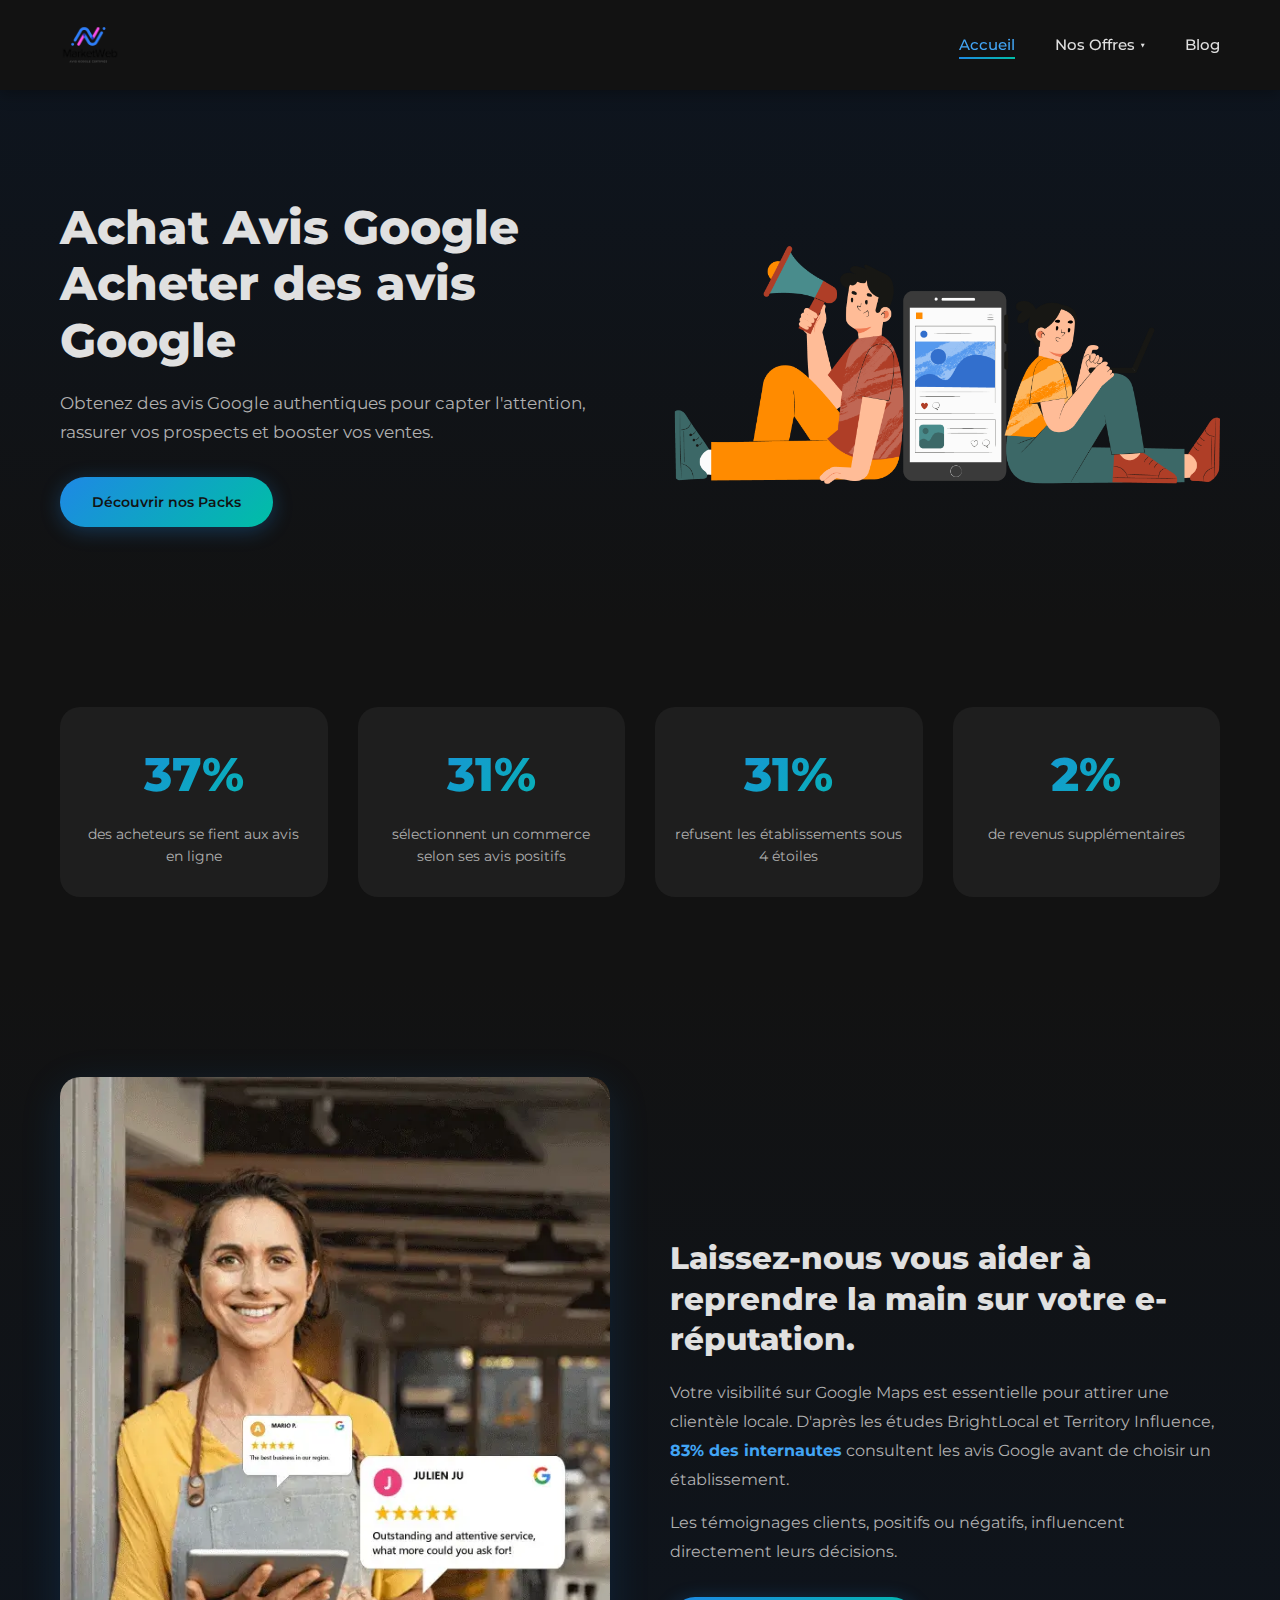
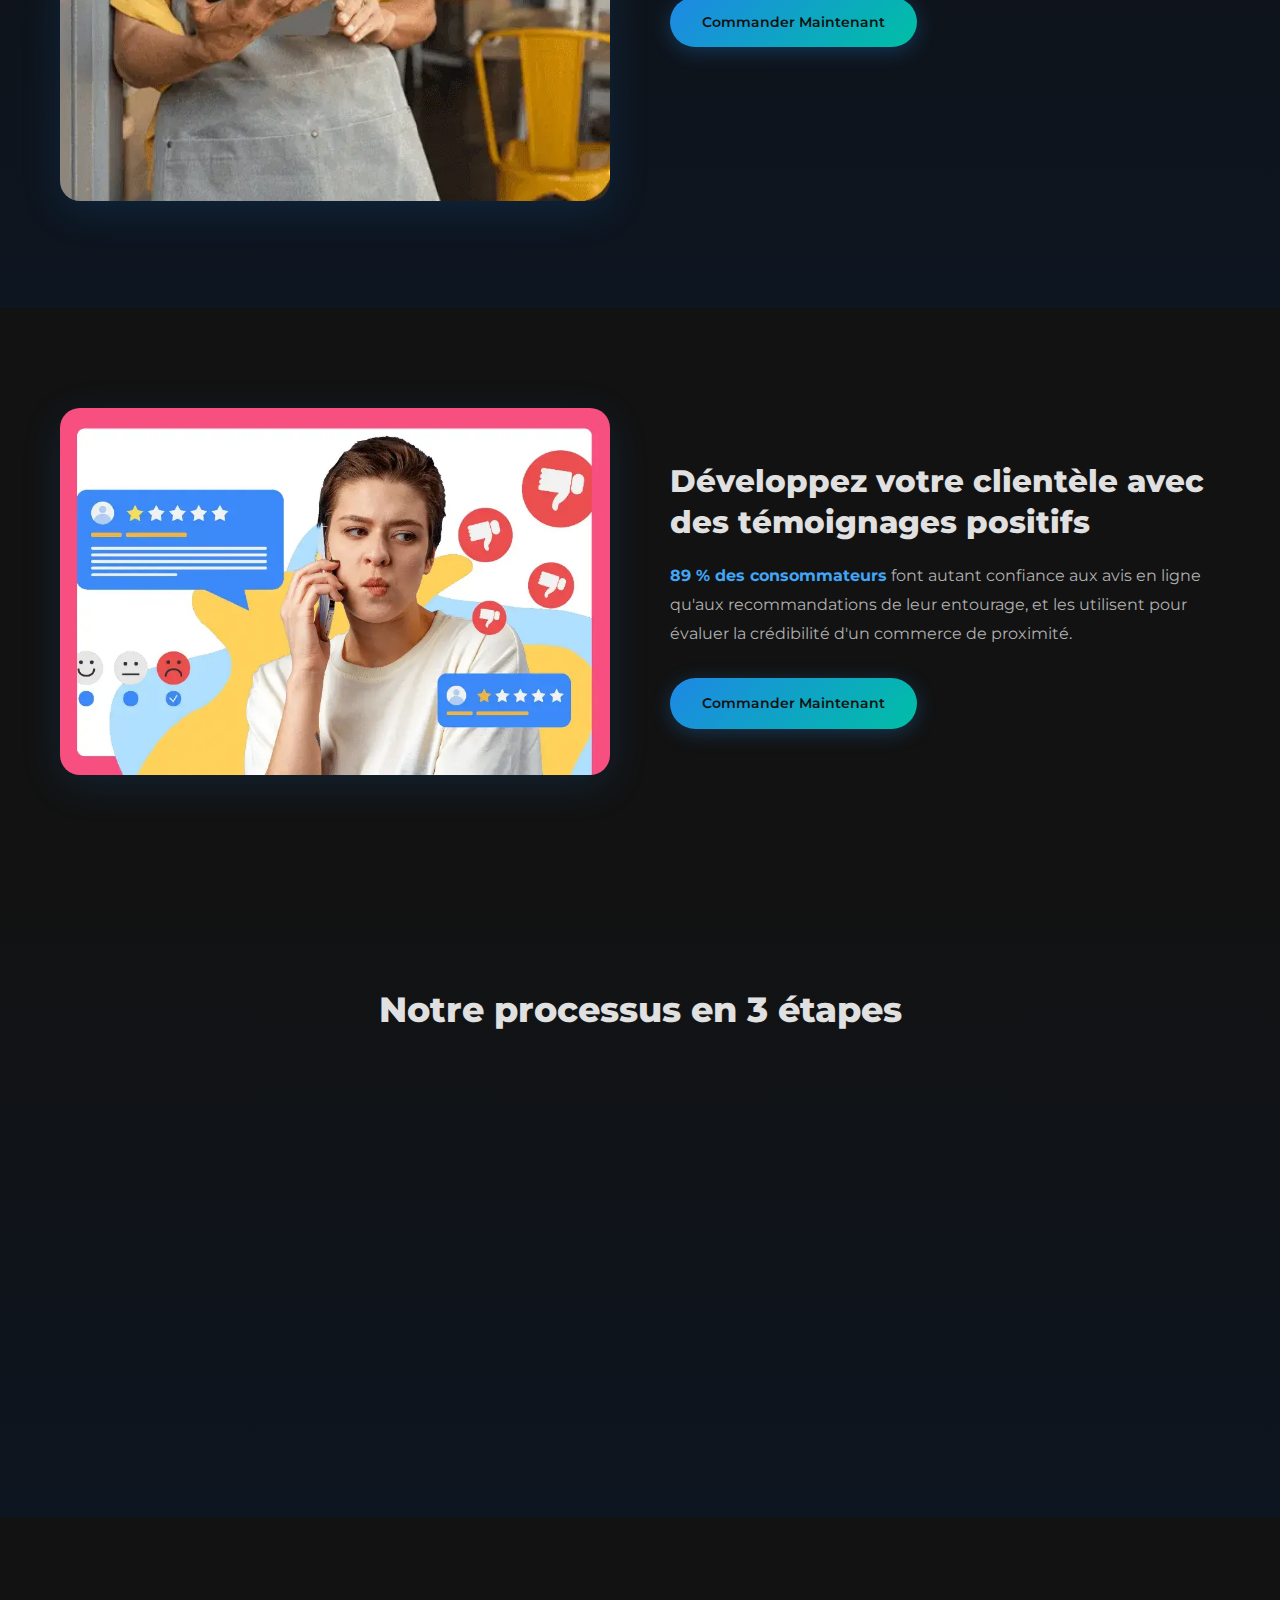
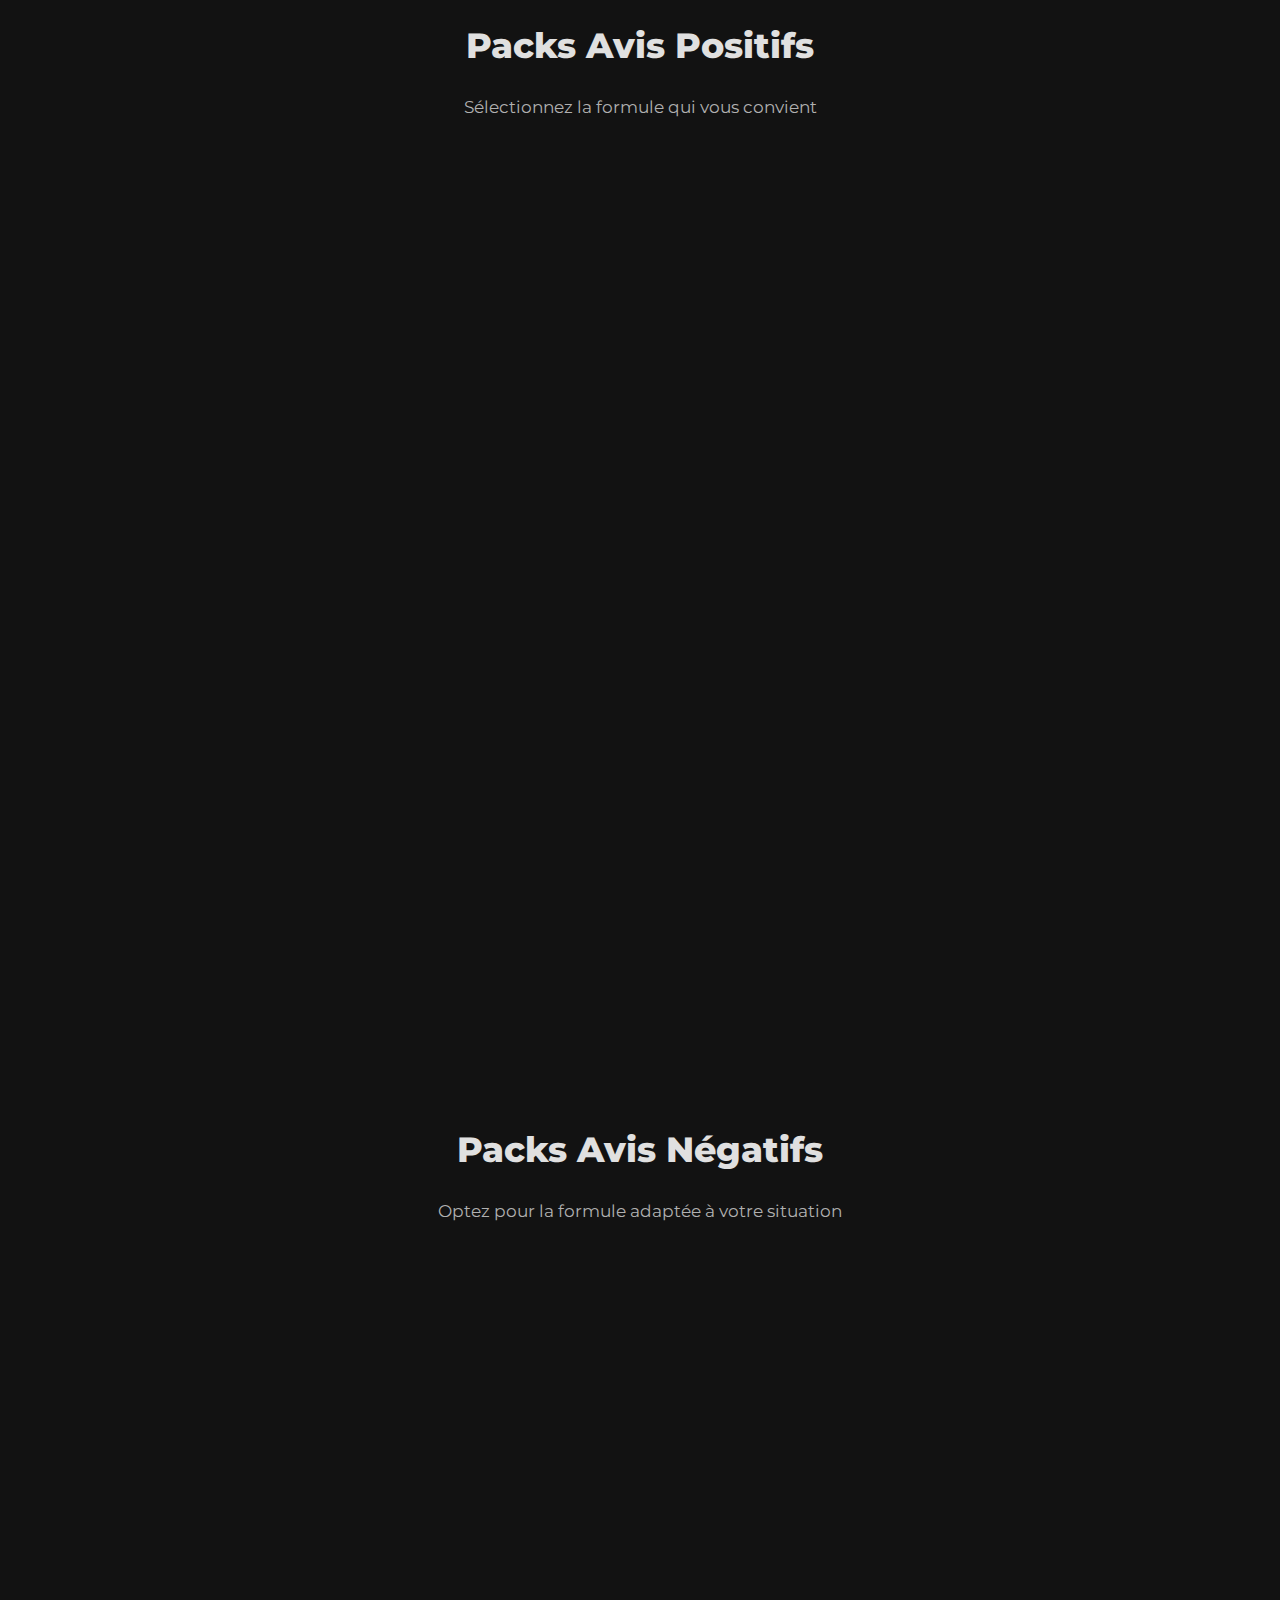
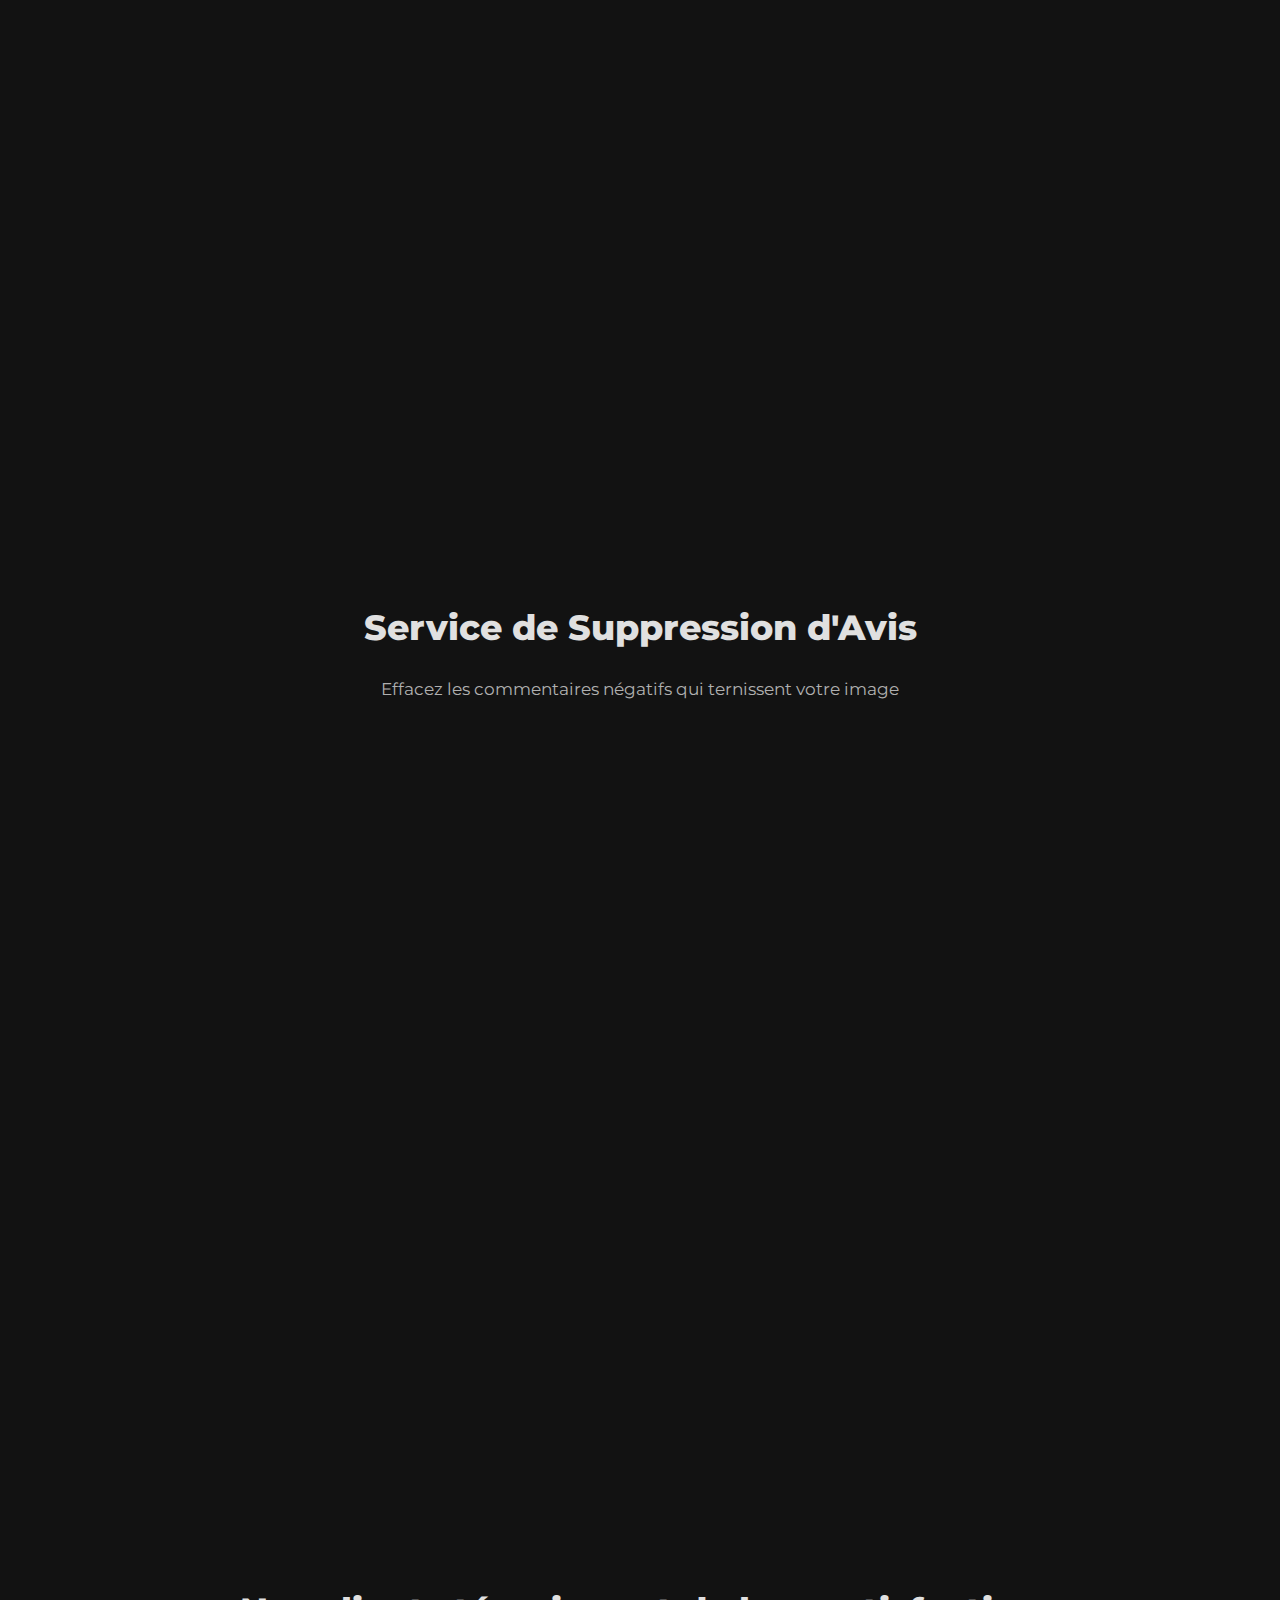
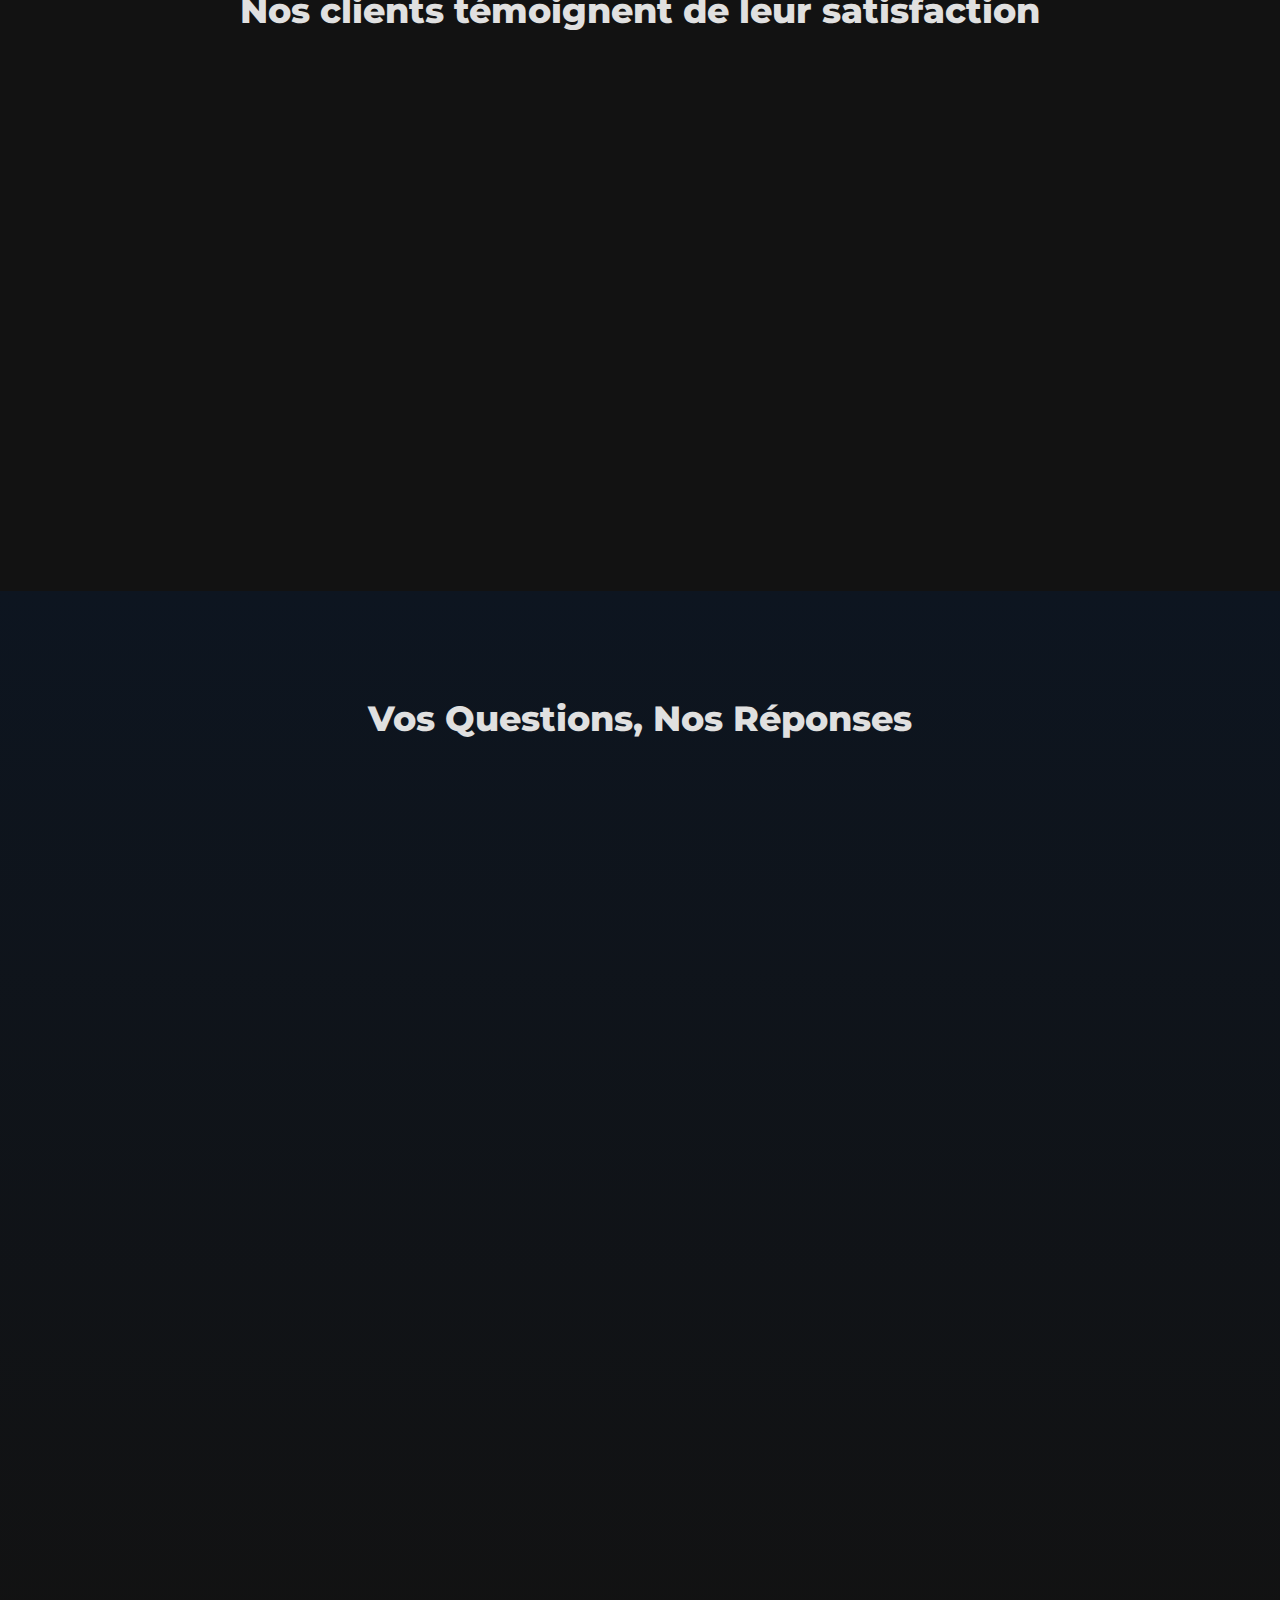
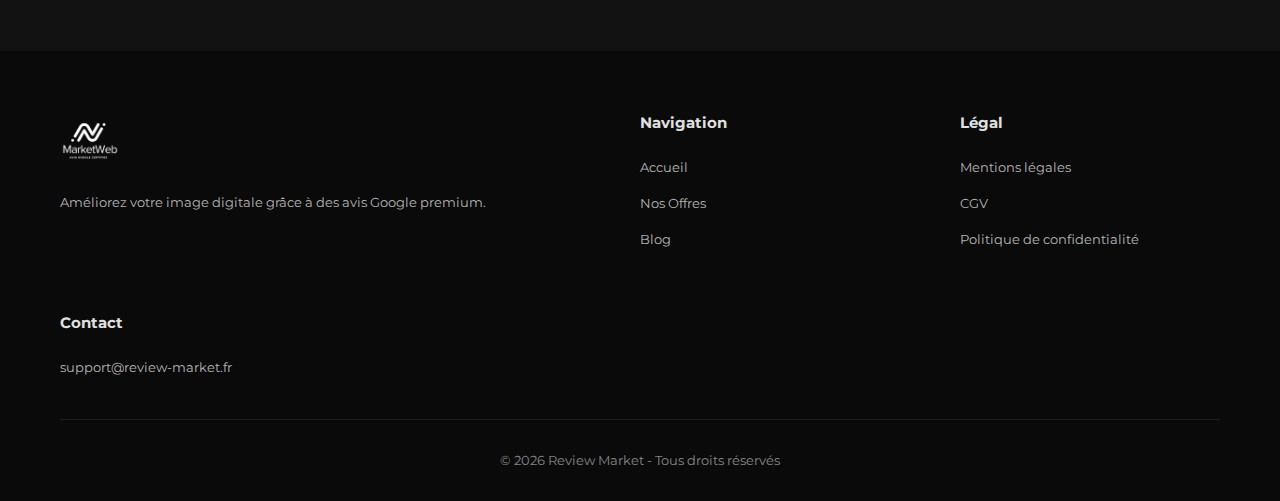
<file: index.html>
<!DOCTYPE html>
<html lang="fr">
<head>
    <meta charset="UTF-8">
    <meta name="viewport" content="width=device-width, initial-scale=1.0">
    <meta name="robots" content="index, follow">
    <title>Achat Avis Google - Acheter des avis Google</title>
    <meta name="description" content="Achetez des avis Google 5 etoiles pour booster votre reputation. Avis authentiques, garantie a vie, livraison progressive. A partir de 79 euros.">
    <link rel="canonical" href="https://review-market.fr"/>
    <meta property="og:type" content="website">
    <meta property="og:url" content="https://review-market.fr/">
    <meta property="og:title" content="Acheter des Avis Google - Avis Google 5 Etoiles au Meilleur Prix">
    <meta property="og:description" content="Achetez des avis Google 5 etoiles pour booster votre reputation. Avis authentiques, garantie a vie, livraison progressive.">
    <meta property="og:image" content="https://review-market.fr/logo.png">
    <meta property="og:locale" content="fr_FR">
    <meta property="og:site_name" content="Review Market">
    <meta name="twitter:card" content="summary_large_image">
    <meta name="twitter:title" content="Acheter des Avis Google - Avis Google 5 Etoiles au Meilleur Prix">
    <meta name="twitter:description" content="Achetez des avis Google 5 etoiles pour booster votre reputation. Avis authentiques, garantie a vie, livraison progressive.">
    <meta name="twitter:image" content="https://review-market.fr/logo.png">
    <link rel="preconnect" href="https://fonts.googleapis.com">
    <link rel="preconnect" href="https://fonts.gstatic.com" crossorigin>
    <link href="https://fonts.googleapis.com/css2?family=Montserrat:wght@400;500;600;700;800&display=swap" rel="stylesheet">
    <link rel="stylesheet" href="styles.css">
    <link rel="icon" type="image/x-icon" href="/favicon.ico">
    <link rel="shortcut icon" href="/favicon.ico">
    <link rel="apple-touch-icon" type="image/png" sizes="96x96" href="./logo/apple-icon-96x96.png">
    <link rel="icon" type="image/png" sizes="32x32" href="./logo/android-icon-32x32.png">
    <link rel="icon" type="image/png" sizes="96x96" href="./logo/android-icon-96x96.png">
    <meta name="msapplication-TileColor" content="#ffffff">
    <meta name="msapplication-TileImage" content="./logo/ms-icon-32x32.png">
    <meta name="msapplication-TileImage" content="./logo/ms-icon-96x96.png">
    <script type="application/ld+json">
    {
        "@context": "https://schema.org",
        "@type": "Organization",
        "name": "Review Market",
        "url": "https://review-market.fr",
        "logo": "https://review-market.fr/logo.png",
        "description": "Service d'achat d'avis Google pour ameliorer votre e-reputation",
        "contactPoint": {
            "@type": "ContactPoint",
            "email": "support@review-market.fr",
            "contactType": "Customer Service",
            "availableLanguage": "French"
        }
    }
    </script>
    <script type="application/ld+json">
    {
        "@context": "https://schema.org",
        "@type": "WebSite",
        "name": "Review Market",
        "url": "https://review-market.fr",
        "potentialAction": {
            "@type": "SearchAction",
            "target": "https://review-market.fr/?s={search_term_string}",
            "query-input": "required name=search_term_string"
        }
    }
    </script>
    <script type="application/ld+json">
    {
        "@context": "https://schema.org",
        "@type": "FAQPage",
        "mainEntity": [
            {
                "@type": "Question",
                "name": "Pourquoi les avis Google sont-ils importants ?",
                "acceptedAnswer": {
                    "@type": "Answer",
                    "text": "Les avis Google boostent votre presence locale, rassurent vos futurs clients et optimisent votre taux de transformation. Un grand nombre d'avis positifs genere naturellement plus de prospects."
                }
            },
            {
                "@type": "Question",
                "name": "Quel est l'impact des avis sur le referencement local ?",
                "acceptedAnswer": {
                    "@type": "Answer",
                    "text": "L'algorithme de Google analyse le volume et la qualite de vos avis pour determiner votre position. Des avis nombreux et positifs vous propulsent en tete des resultats locaux et sur Google Maps."
                }
            },
            {
                "@type": "Question",
                "name": "Les avis sont-ils publies progressivement ?",
                "acceptedAnswer": {
                    "@type": "Answer",
                    "text": "Absolument, nous publions 1 a 2 avis quotidiennement pour assurer un rendu authentique et prevenir tout risque de signalement. Cette approche graduelle protege votre fiche Google."
                }
            },
            {
                "@type": "Question",
                "name": "Proposez-vous une garantie ?",
                "acceptedAnswer": {
                    "@type": "Answer",
                    "text": "Nous garantissons tous nos avis a vie. En cas de suppression d'un avis, nous le remplacons sans frais et sans limite de temps."
                }
            },
            {
                "@type": "Question",
                "name": "Comment acheter des avis Google ?",
                "acceptedAnswer": {
                    "@type": "Answer",
                    "text": "C'est simple : choisissez votre pack, effectuez le paiement securise, puis notre equipe vous contacte par WhatsApp pour personnaliser vos avis. Les avis sont ensuite publies progressivement sur votre fiche Google."
                }
            },
            {
                "@type": "Question",
                "name": "Les avis sont-ils rediges par de vrais comptes francais ?",
                "acceptedAnswer": {
                    "@type": "Answer",
                    "text": "Oui, tous nos avis proviennent de comptes Google francais authentiques avec des noms et prenoms francais. Les profils sont anciens et verifies pour garantir un maximum de credibilite."
                }
            },
            {
                "@type": "Question",
                "name": "Combien coute l'achat d'avis Google ?",
                "acceptedAnswer": {
                    "@type": "Answer",
                    "text": "Nos tarifs commencent a 79 euros pour 25 avis positifs (+ 5 offerts). Plus vous commandez, plus le prix par avis est avantageux. Tous nos packs incluent la garantie a vie."
                }
            },
            {
                "@type": "Question",
                "name": "Puis-je fournir mes propres textes pour les avis ?",
                "acceptedAnswer": {
                    "@type": "Answer",
                    "text": "Absolument ! Vous pouvez nous fournir vos propres textes et meme vos propres images. Notre equipe peut egalement rediger des avis personnalises adaptes a votre secteur d'activite."
                }
            }
        ]
    }
    </script>
    <script type="application/ld+json">
    {
        "@context": "https://schema.org",
        "@type": "ItemList",
        "itemListElement": [
            {
                "@type": "Product",
                "position": 1,
                "name": "Pack 25 Avis Google Positifs",
                "description": "25 avis Google 5 etoiles + 5 offerts. Comptes francais, textes personnalises, garantie a vie.",
                "image": "https://review-market.fr/logo.png",
                "url": "https://review-market.fr/#offres",
                "brand": {"@type": "Brand", "name": "Review Market"},
                "offers": {
                    "@type": "Offer",
                    "price": "79",
                    "priceCurrency": "EUR",
                    "availability": "https://schema.org/InStock",
                    "shippingDetails": {
                        "@type": "OfferShippingDetails",
                        "shippingRate": {
                            "@type": "MonetaryAmount",
                            "value": "0",
                            "currency": "EUR"
                        },
                        "deliveryTime": {
                            "@type": "ShippingDeliveryTime",
                            "handlingTime": {
                                "@type": "QuantitativeValue",
                                "minValue": 1,
                                "maxValue": 2,
                                "unitCode": "DAY"
                            },
                            "transitTime": {
                                "@type": "QuantitativeValue",
                                "minValue": 3,
                                "maxValue": 14,
                                "unitCode": "DAY"
                            }
                        },
                        "shippingDestination": {
                            "@type": "DefinedRegion",
                            "addressCountry": "FR"
                        }
                    },
                    "hasMerchantReturnPolicy": {
                        "@type": "MerchantReturnPolicy",
                        "applicableCountry": "FR",
                        "returnPolicyCategory": "https://schema.org/MerchantReturnNotPermitted"
                    }
                }
            },
            {
                "@type": "Product",
                "position": 2,
                "name": "Pack 50 Avis Google Positifs",
                "description": "50 avis Google 5 etoiles + 10 offerts. Comptes francais, textes personnalises, garantie a vie.",
                "image": "https://review-market.fr/logo.png",
                "url": "https://review-market.fr/#offres",
                "brand": {"@type": "Brand", "name": "Review Market"},
                "offers": {
                    "@type": "Offer",
                    "price": "139",
                    "priceCurrency": "EUR",
                    "availability": "https://schema.org/InStock",
                    "shippingDetails": {
                        "@type": "OfferShippingDetails",
                        "shippingRate": {
                            "@type": "MonetaryAmount",
                            "value": "0",
                            "currency": "EUR"
                        },
                        "deliveryTime": {
                            "@type": "ShippingDeliveryTime",
                            "handlingTime": {
                                "@type": "QuantitativeValue",
                                "minValue": 1,
                                "maxValue": 2,
                                "unitCode": "DAY"
                            },
                            "transitTime": {
                                "@type": "QuantitativeValue",
                                "minValue": 3,
                                "maxValue": 14,
                                "unitCode": "DAY"
                            }
                        },
                        "shippingDestination": {
                            "@type": "DefinedRegion",
                            "addressCountry": "FR"
                        }
                    },
                    "hasMerchantReturnPolicy": {
                        "@type": "MerchantReturnPolicy",
                        "applicableCountry": "FR",
                        "returnPolicyCategory": "https://schema.org/MerchantReturnNotPermitted"
                    }
                }
            },
            {
                "@type": "Product",
                "position": 3,
                "name": "Pack 100 Avis Google Positifs",
                "description": "100 avis Google 5 etoiles + 20 offerts. Comptes francais, textes personnalises, garantie a vie.",
                "image": "https://review-market.fr/logo.png",
                "url": "https://review-market.fr/#offres",
                "brand": {"@type": "Brand", "name": "Review Market"},
                "offers": {
                    "@type": "Offer",
                    "price": "239",
                    "priceCurrency": "EUR",
                    "availability": "https://schema.org/InStock",
                    "shippingDetails": {
                        "@type": "OfferShippingDetails",
                        "shippingRate": {
                            "@type": "MonetaryAmount",
                            "value": "0",
                            "currency": "EUR"
                        },
                        "deliveryTime": {
                            "@type": "ShippingDeliveryTime",
                            "handlingTime": {
                                "@type": "QuantitativeValue",
                                "minValue": 1,
                                "maxValue": 2,
                                "unitCode": "DAY"
                            },
                            "transitTime": {
                                "@type": "QuantitativeValue",
                                "minValue": 3,
                                "maxValue": 14,
                                "unitCode": "DAY"
                            }
                        },
                        "shippingDestination": {
                            "@type": "DefinedRegion",
                            "addressCountry": "FR"
                        }
                    },
                    "hasMerchantReturnPolicy": {
                        "@type": "MerchantReturnPolicy",
                        "applicableCountry": "FR",
                        "returnPolicyCategory": "https://schema.org/MerchantReturnNotPermitted"
                    }
                }
            }
        ]
    }
    </script>
    <script type="application/ld+json">
    {
        "@context": "https://schema.org",
        "@type": "LocalBusiness",
        "name": "Review Market",
        "url": "https://review-market.fr",
        "logo": "https://review-market.fr/logo.png",
        "image": "https://review-market.fr/logo.png",
        "description": "Service d'achat d'avis Google pour ameliorer votre e-reputation. Avis positifs, negatifs et suppression d'avis.",
        "email": "support@review-market.fr",
        "address": {
            "@type": "PostalAddress",
            "addressCountry": "FR"
        },
        "areaServed": {
            "@type": "Country",
            "name": "France"
        },
        "priceRange": "€€"
    }
    </script>
</head>
<body>
    <header class="header">
        <div class="container">
            <a href="https://review-market.fr" class="logo">
                <img src="logo.png" alt="Avis Google" title="Avis Google" class="logo-img" width="512" height="512">
            </a>
            <nav class="nav">
                <ul class="nav-list">
                    <li><a href="https://review-market.fr" class="nav-link active">Accueil</a></li>
                    <li class="nav-item dropdown">
                        <a href="#" class="nav-link">Nos Offres <span class="dropdown-arrow">▼</span></a>
                        <div class="dropdown-menu">
                            <a href="https://review-market.fr#offres">Avis Positifs</a>
                            <a href="https://review-market.fr/acheter-avis-negatif-google.html#offres">Avis Négatifs</a>
                            <a href="https://review-market.fr/supprimer-avis-google.html#offres">Supprimer Avis</a>
                        </div>
                    </li>
                    <li><a href="https://review-market.fr/blog/" class="nav-link">Blog</a></li>
                </ul>
            </nav>
            <button class="menu-toggle" aria-label="Menu">
                <span></span>
                <span></span>
                <span></span>
            </button>
        </div>
    </header>

    <section id="accueil" class="hero">
        <div class="container">
            <div class="hero-content">
                <h1>Achat Avis Google <br> Acheter des avis Google</h1>
                <p class="hero-subtitle">Obtenez des avis Google authentiques pour capter l'attention, rassurer vos prospects et booster vos ventes.</p>
                <a href="#offres" class="btn btn-primary" title="acheter des avis google">Découvrir nos Packs</a>
            </div>
            <div class="hero-image">
                <img src="acheter-avis-google-hero.png" alt="acheter avis google" title="acheter avis google" class="hero-img" loading="eager" width="964" height="421">
            </div>
        </div>
    </section>

    <section class="stats">
        <div class="container">
            <div class="stat-card">
                <div class="stat-number">89%</div>
                <p>des acheteurs se fient aux avis en ligne</p>
            </div>
            <div class="stat-card">
                <div class="stat-number">75%</div>
                <p>sélectionnent un commerce selon ses avis positifs</p>
            </div>
            <div class="stat-card">
                <div class="stat-number">75%</div>
                <p>refusent les établissements sous 4 étoiles</p>
            </div>
            <div class="stat-card">
                <div class="stat-number">+5 à 9%</div>
                <p>de revenus supplémentaires</p>
            </div>
        </div>
    </section>

    <section class="credibility">
        <div class="container">
            <div class="credibility-image">
                <img src="credibilite-avis-google.webp" alt="acheter avis google" title="acheter avis google" class="credibility-img" loading="lazy" width="601" height="791">
            </div>
            <div class="credibility-content">
                <h2>Laissez-nous vous aider à reprendre la main sur votre e-réputation.</h2>
                <p>Votre visibilité sur Google Maps est essentielle pour attirer une clientèle locale. D'après les études BrightLocal et Territory Influence, <strong>83% des internautes</strong> consultent les avis Google avant de choisir un établissement.</p>
                <p>Les témoignages clients, positifs ou négatifs, influencent directement leurs décisions.</p>
                <a href="#offres" class="btn btn-primary">Commander Maintenant</a>
            </div>
        </div>
    </section>

    <section class="credibility credibility-reverse">
        <div class="container">
            <div class="credibility-content">
                <h2>Développez votre clientèle avec des témoignages positifs</h2>
                <p><strong>89 % des consommateurs</strong> font autant confiance aux avis en ligne qu'aux recommandations de leur entourage, et les utilisent pour évaluer la crédibilité d'un commerce de proximité.</p>
                <a href="#offres" class="btn btn-primary" title="acheter faux avis google">Commander Maintenant</a>
            </div>
            <div class="credibility-image">
                <img src="avis-clients-google.webp" alt="acheter faux avis google" title="acheter faux avis google" class="credibility-img" loading="lazy" width="900" height="600">
            </div>
        </div>
    </section>

    <section class="how-it-works">
        <div class="container">
            <h2 class="section-title">Notre processus en 3 étapes</h2>
            <div class="steps">
                <div class="step">
                    <div class="step-icon">
                        <span>1</span>
                    </div>
                    <h3>Choisissez votre formule</h3>
                    <p>Optez pour le pack qui correspond à vos objectifs de réputation. Votre demande est traitée immédiatement après validation du paiement.</p>
                </div>
                <div class="step">
                    <div class="step-icon">
                        <span>2</span>
                    </div>
                    <h3>Échange via WhatsApp</h3>
                    <p>Notre équipe vous contacte pour recueillir les détails de votre établissement. Nous créons ainsi des avis personnalisés, crédibles et en phase avec votre secteur.</p>
                </div>
                <div class="step">
                    <div class="step-icon">
                        <span>3</span>
                    </div>
                    <h3>Publication progressive</h3>
                    <p>Les avis apparaissent graduellement pour un effet 100% naturel. Votre notoriété, votre image de marque et vos conversions progressent de jour en jour.</p>
                </div>
            </div>
        </div>
    </section>

    <section id="offres" class="pricing">
        <div class="container">
            <h2 class="section-title">Packs Avis Positifs</h2>
            <p class="section-subtitle">Sélectionnez la formule qui vous convient</p>
            <div class="pricing-cards">
                <div class="pricing-card">
                    <div class="pricing-header">
                        <h3>25 Avis Positifs</h3>
                        <div class="pricing-bonus">+ 5 offerts</div>
                    </div>
                    <div class="pricing-price">
                        <span class="price">79€</span>
                    </div>
                    <ul class="pricing-features">
                        <li><span class="check">✓</span> Comptes 🇫🇷</li>
                        <li><span class="check">✓</span> Nom prénom 🇫🇷</li>
                        <li><span class="check">✓</span> Textes Personnalisés</li>
                        <li><span class="check">✓</span> Fournissez vos Textes</li>
                        <li><span class="check">✓</span> Fournissez vos Images</li>
                                                <li><span class="check">✓</span> Garantie à vie</li>
                        <li><span class="check">✓</span> Rythme 1 à 2 avis/jrs</li>
                        <li><span class="check">✓</span> Service Client 24/7</li>
                    </ul>
                    <a href="https://buy.stripe.com/dRmfZg1Xt2j63T44ZFabK00" class="btn btn-outline" target="_blank" rel="noopener noreferrer">Commander</a>
                </div>

                <div class="pricing-card featured">
                    <div class="pricing-badge">Populaire</div>
                    <div class="pricing-header">
                        <h3>50 Avis Positifs</h3>
                        <div class="pricing-bonus">+ 10 offerts</div>
                    </div>
                    <div class="pricing-price">
                        <span class="price">139€</span>
                    </div>
                    <ul class="pricing-features">
                        <li><span class="check">✓</span> Comptes 🇫🇷</li>
                        <li><span class="check">✓</span> Nom prénom 🇫🇷</li>
                        <li><span class="check">✓</span> Textes Personnalisés</li>
                        <li><span class="check">✓</span> Fournissez vos Textes</li>
                        <li><span class="check">✓</span> Fournissez vos Images</li>
                                                <li><span class="check">✓</span> Garantie à vie</li>
                        <li><span class="check">✓</span> Rythme 1 à 2 avis/jrs</li>
                        <li><span class="check">✓</span> Service Client 24/7</li>
                    </ul>
                    <a href="https://buy.stripe.com/28E9AS0Tp6zmfBM77NabK01" class="btn btn-primary" title="acheter avis google pas cher" target="_blank" rel="noopener noreferrer">Commander</a>
                </div>

                <div class="pricing-card">
                    <div class="pricing-header">
                        <h3>100 Avis Positifs</h3>
                        <div class="pricing-bonus">+ 20 offerts</div>
                    </div>
                    <div class="pricing-price">
                        <span class="price">239€</span>
                    </div>
                    <ul class="pricing-features">
                        <li><span class="check">✓</span> Comptes 🇫🇷</li>
                        <li><span class="check">✓</span> Nom prénom 🇫🇷</li>
                        <li><span class="check">✓</span> Textes Personnalisés</li>
                        <li><span class="check">✓</span> Fournissez vos Textes</li>
                        <li><span class="check">✓</span> Fournissez vos Images</li>
                                                <li><span class="check">✓</span> Garantie à vie</li>
                        <li><span class="check">✓</span> Rythme 1 à 2 avis/jrs</li>
                        <li><span class="check">✓</span> Service Client 24/7</li>
                    </ul>
                    <a href="https://buy.stripe.com/5kQ00i45B5viexIcs7abK02" title="avis google achat" class="btn btn-outline" target="_blank" rel="noopener noreferrer">Commander</a>
                </div>
            </div>
        </div>
    </section>

        <section id="offres-negatifs" class="pricing">
        <div class="container">
            <h2 class="section-title">Packs Avis Négatifs</h2>
            <p class="section-subtitle">Optez pour la formule adaptée à votre situation</p>
            <div class="pricing-cards">
                <div class="pricing-card">
                    <div class="pricing-header">
                        <h3>5 Avis Negatifs</h3>
                    </div>
                    <div class="pricing-price">
                        <span class="price">20€</span>
                    </div>
                    <ul class="pricing-features">
                        <li><span class="check">✓</span> Comptes 🇫🇷</li>
                        <li><span class="check">✓</span> Nom prénom 🇫🇷</li>
                        <li><span class="check">✓</span> Textes Personnalisés</li>
                        <li><span class="check">✓</span> Fournissez vos Textes</li>
                        <li><span class="check">✓</span> Fournissez vos Images</li>
                                                <li><span class="check">✓</span> Garantie à vie</li>
                        <li><span class="check">✓</span> Rythme 1 à 2 avis/jrs</li>
                        <li><span class="check">✓</span> Service Client 24/7</li>
                    </ul>
                    <a href="https://buy.stripe.com/dRm3cucC71f2ahs2RxabK0e" class="btn btn-outline" target="_blank" rel="noopener noreferrer">Commander</a>
                </div>

                <div class="pricing-card featured">
                    <div class="pricing-badge">Populaire</div>
                    <div class="pricing-header">
                        <h3>10 Avis Negatifs</h3>
                    </div>
                    <div class="pricing-price">
                        <span class="price">30€</span>
                    </div>
                    <ul class="pricing-features">
                        <li><span class="check">✓</span> Comptes 🇫🇷</li>
                        <li><span class="check">✓</span> Nom prénom 🇫🇷</li>
                        <li><span class="check">✓</span> Textes Personnalisés</li>
                        <li><span class="check">✓</span> Fournissez vos Textes</li>
                        <li><span class="check">✓</span> Fournissez vos Images</li>
                                                <li><span class="check">✓</span> Garantie à vie</li>
                        <li><span class="check">✓</span> Rythme 1 à 2 avis/jrs</li>
                        <li><span class="check">✓</span> Service Client 24/7</li>
                    </ul>
                    <a href="https://buy.stripe.com/14A3cucC7g9Wahs1NtabK0c" class="btn btn-primary" title="acheter avis google negatifs" target="_blank" rel="noopener noreferrer">Commander</a>
                </div>

                <div class="pricing-card">
                    <div class="pricing-header">
                        <h3>20 Avis Negatifs</h3>
                    </div>
                    <div class="pricing-price">
                        <span class="price">50€</span>
                    </div>
                    <ul class="pricing-features">
                        <li><span class="check">✓</span> Comptes 🇫🇷</li>
                        <li><span class="check">✓</span> Nom prénom 🇫🇷</li>
                        <li><span class="check">✓</span> Textes Personnalisés</li>
                        <li><span class="check">✓</span> Fournissez vos Textes</li>
                        <li><span class="check">✓</span> Fournissez vos Images</li>
                                                <li><span class="check">✓</span> Garantie à vie</li>
                        <li><span class="check">✓</span> Rythme 1 à 2 avis/jrs</li>
                        <li><span class="check">✓</span> Service Client 24/7</li>
                    </ul>
                    <a href="https://buy.stripe.com/dRm28q8lR3nablwdwbabK0d" title="avis google negatifs achat" class="btn btn-outline" target="_blank" rel="noopener noreferrer">Commander</a>
                </div>
            </div>
        </div>
    </section>

    <section id="offres-suppression" class="pricing">
        <div class="container">
            <h2 class="section-title">Service de Suppression d'Avis</h2>
            <p class="section-subtitle">Effacez les commentaires négatifs qui ternissent votre image</p>
            <div class="pricing-cards">
                <div class="pricing-card">
                    <div class="pricing-header">
                        <h3>10 Suppressions</h3>
                    </div>
                    <div class="pricing-price">
                        <span class="price">50€</span>
                    </div>
                    <ul class="pricing-features">
                        <li><span class="check">✓</span> 10 avis supprimés</li>
                        <li><span class="check">✓</span> Suppression garantie</li>
                        <li><span class="check">✓</span> Délai rapide (3-14 jours)</li>
                        <li><span class="check">✓</span> Service discret</li>
                        <li><span class="check">✓</span> Garantie remplacement</li>
                        <li><span class="check">✓</span> Service Client 24/7</li>
                    </ul>
                    <a href="https://buy.stripe.com/cNi8wO59F6zm9dodwbabK0b" class="btn btn-outline" title="supprimer 10 avis google" target="_blank">Commander</a>
                </div>

                <div class="pricing-card featured">
                    <div class="pricing-badge">Populaire</div>
                    <div class="pricing-header">
                        <h3>15 Suppressions</h3>
                    </div>
                    <div class="pricing-price">
                        <span class="price">60€</span>
                    </div>
                    <ul class="pricing-features">
                        <li><span class="check">✓</span> 15 avis supprimés</li>
                        <li><span class="check">✓</span> Suppression garantie</li>
                        <li><span class="check">✓</span> Délai rapide (3-14 jours)</li>
                        <li><span class="check">✓</span> Service discret</li>
                        <li><span class="check">✓</span> Garantie remplacement</li>
                        <li><span class="check">✓</span> Service Client 24/7</li>
                    </ul>
                    <a href="https://buy.stripe.com/3cIdR8dGbcXK1KW63JabK0h" class="btn btn-primary" title="supprimer 15 avis google" target="_blank" rel="noopener noreferrer">Commander</a>
                </div>

                <div class="pricing-card">
                    <div class="pricing-header">
                        <h3>20 Suppressions</h3>
                    </div>
                    <div class="pricing-price">
                        <span class="price">70€</span>
                    </div>
                    <ul class="pricing-features">
                        <li><span class="check">✓</span> 20 avis supprimés</li>
                        <li><span class="check">✓</span> Suppression garantie</li>
                        <li><span class="check">✓</span> Délai rapide (3-14 jours)</li>
                        <li><span class="check">✓</span> Service discret</li>
                        <li><span class="check">✓</span> Garantie remplacement</li>
                        <li><span class="check">✓</span> Service Client 24/7</li>
                    </ul>
                    <a href="https://buy.stripe.com/cNifZg31xe1OgFQfEjabK0i" class="btn btn-outline" title="supprimer 20 avis google" target="_blank">Commander</a>
                </div>
            </div>
        </div>
    </section>

    <section class="testimonials">
        <div class="container">
            <h2 class="section-title">Nos clients témoignent de leur satisfaction</h2>
            <div class="testimonials-grid">
                <div class="testimonial-card">
                    <img src="temoignage-achat-avis-google-1.webp" alt="acheter avis google my business" title="acheter avis google my business" class="testimonial-img" loading="lazy" width="768" height="1496">
                </div>
                <div class="testimonial-card">
                    <img src="temoignage-achat-avis-google-2.webp" alt="acheter commentaire google" title="acheter commentaire google" class="testimonial-img" loading="lazy" width="768" height="1496">
                </div>
                <div class="testimonial-card">
                    <img src="temoignage-achat-avis-google-3.webp" alt="achat avis positif google" title="achat avis positif google" class="testimonial-img" loading="lazy" width="768" height="1496">
                </div>
                <div class="testimonial-card">
                    <img src="temoignage-achat-avis-google-4.webp" alt="acheter des avis google négatif" title="acheter des avis google négatif" class="testimonial-img" loading="lazy" width="768" height="1496">
                </div>
                <div class="testimonial-card">
                    <img src="temoignage-achat-avis-google-5.webp" alt="achat avis positifs" title="achat avis positifs" class="testimonial-img" loading="lazy" width="768" height="1496">
                </div>
            </div>
        </div>
    </section>

    <section class="faq">
        <div class="container">
            <h2 class="section-title">Vos Questions, Nos Réponses</h2>
            <div class="faq-list">
                <div class="faq-item">
                    <button class="faq-question">
                        <span>Pourquoi les avis Google sont-ils importants ?</span>
                        <span class="faq-icon">+</span>
                    </button>
                    <div class="faq-answer">
                        <p>Les avis Google boostent votre présence locale, rassurent vos futurs clients et optimisent votre taux de transformation. Un grand nombre d'avis positifs génère naturellement plus de prospects.</p>
                    </div>
                </div>
                <div class="faq-item">
                    <button class="faq-question">
                        <span>Quel est l'impact des avis sur le référencement local ?</span>
                        <span class="faq-icon">+</span>
                    </button>
                    <div class="faq-answer">
                        <p>L'algorithme de Google analyse le volume et la qualité de vos avis pour déterminer votre position. Des avis nombreux et positifs vous propulsent en tête des résultats locaux et sur Google Maps.</p>
                    </div>
                </div>
                <div class="faq-item">
                    <button class="faq-question">
                        <span>Les avis sont-ils publiés progressivement ?</span>
                        <span class="faq-icon">+</span>
                    </button>
                    <div class="faq-answer">
                        <p>Absolument, nous publions 1 à 2 avis quotidiennement pour assurer un rendu authentique et prévenir tout risque de signalement. Cette approche graduelle protège votre fiche Google.</p>
                    </div>
                </div>
                <div class="faq-item">
                    <button class="faq-question">
                        <span>Proposez-vous une garantie ?</span>
                        <span class="faq-icon">+</span>
                    </button>
                    <div class="faq-answer">
                        <p>Nous garantissons tous nos avis à vie. En cas de suppression d'un avis, nous le remplaçons sans frais et sans limite de temps.</p>
                    </div>
                </div>
                <div class="faq-item">
                    <button class="faq-question">
                        <span>Comment acheter des avis Google ?</span>
                        <span class="faq-icon">+</span>
                    </button>
                    <div class="faq-answer">
                        <p>C'est simple : choisissez votre pack, effectuez le paiement sécurisé, puis notre équipe vous contacte par WhatsApp pour personnaliser vos avis. Les avis sont ensuite publiés progressivement sur votre fiche Google.</p>
                    </div>
                </div>
                <div class="faq-item">
                    <button class="faq-question">
                        <span>Les avis sont-ils rédigés par de vrais comptes français ?</span>
                        <span class="faq-icon">+</span>
                    </button>
                    <div class="faq-answer">
                        <p>Oui, tous nos avis proviennent de comptes Google français authentiques avec des noms et prénoms français. Les profils sont anciens et vérifiés pour garantir un maximum de crédibilité.</p>
                    </div>
                </div>
                <div class="faq-item">
                    <button class="faq-question">
                        <span>Combien coûte l'achat d'avis Google ?</span>
                        <span class="faq-icon">+</span>
                    </button>
                    <div class="faq-answer">
                        <p>Nos tarifs commencent à 79€ pour 25 avis positifs (+ 5 offerts). Plus vous commandez, plus le prix par avis est avantageux. Tous nos packs incluent la garantie à vie.</p>
                    </div>
                </div>
                <div class="faq-item">
                    <button class="faq-question">
                        <span>Puis-je fournir mes propres textes pour les avis ?</span>
                        <span class="faq-icon">+</span>
                    </button>
                    <div class="faq-answer">
                        <p>Absolument ! Vous pouvez nous fournir vos propres textes et même vos propres images. Notre équipe peut également rédiger des avis personnalisés adaptés à votre secteur d'activité.</p>
                    </div>
                </div>
            </div>
        </div>
    </section>

    <footer class="footer">
        <div class="container">
            <div class="footer-content">
                <div class="footer-brand">
                                <a href="https://review-market.fr" class="logo">
                        <img src="logo.png" alt="acheter avis google business" title="acheter avis google business" class="logo-img" width="512" height="512">
                    </a>
                    <p>Améliorez votre image digitale grâce à des avis Google premium.</p>
                </div>
                <div class="footer-links">
                    <h4>Navigation</h4>
                    <ul>
                        <li><a href="#accueil">Accueil</a></li>
                        <li><a href="#offres">Nos Offres</a></li>
                        <li><a href="https://review-market.fr/blog/">Blog</a></li>
                    </ul>
                </div>
                <div class="footer-links">
                    <h4>Légal</h4>
                    <ul>
                        <li><a href="#">Mentions légales</a></li>
                        <li><a href="#">CGV</a></li>
                        <li><a href="#">Politique de confidentialité</a></li>
                    </ul>
                </div>
                <div class="footer-links">
                    <h4>Contact</h4>
                    <ul>
                        <li><a href="mailto:support@review-market.fr">support@review-market.fr</a></li>
                    </ul>
                </div>
            </div>
            <div class="footer-bottom">
                <p>&copy; 2026 Review Market - Tous droits réservés</p>
            </div>
        </div>
    </footer>

    <script>
        document.addEventListener('DOMContentLoaded', function() {

            const menuToggle = document.querySelector('.menu-toggle');
            const nav = document.querySelector('.nav');

            if (menuToggle && nav) {
                menuToggle.addEventListener('click', function() {
                    nav.classList.toggle('active');
                    menuToggle.classList.toggle('active');
                });

                const navLinks = document.querySelectorAll('.nav-link:not(.nav-item.dropdown > .nav-link)');
                navLinks.forEach(link => {
                    link.addEventListener('click', function() {
                        nav.classList.remove('active');
                        menuToggle.classList.remove('active');
                    });
                });
            }

            const dropdowns = document.querySelectorAll('.nav-item.dropdown');
            dropdowns.forEach(dropdown => {
                const dropdownLink = dropdown.querySelector('.nav-link');
                dropdownLink.addEventListener('click', function(e) {
                    if (window.innerWidth <= 768) {
                        e.preventDefault();
                        dropdown.classList.toggle('active');
                    }
                });
            });

            const dropdownMenuLinks = document.querySelectorAll('.dropdown-menu a');
            dropdownMenuLinks.forEach(link => {
                link.addEventListener('click', function() {
                    if (window.innerWidth <= 768) {
                        const nav = document.querySelector('.nav');
                        const menuToggle = document.querySelector('.menu-toggle');
                        nav.classList.remove('active');
                        menuToggle.classList.remove('active');
                        document.querySelectorAll('.nav-item.dropdown').forEach(d => d.classList.remove('active'));
                    }
                });
            });

            const anchorLinks = document.querySelectorAll('a[href^="#"]');

            anchorLinks.forEach(link => {
                link.addEventListener('click', function(e) {
                    e.preventDefault();
                    const targetId = this.getAttribute('href');
                    const targetElement = document.querySelector(targetId);

                    if (targetElement) {
                        const headerHeight = document.querySelector('.header').offsetHeight;
                        const targetPosition = targetElement.offsetTop - headerHeight;

                        window.scrollTo({
                            top: targetPosition,
                            behavior: 'smooth'
                        });
                    }
                });
            });

            const faqItems = document.querySelectorAll('.faq-item');

            faqItems.forEach(item => {
                const question = item.querySelector('.faq-question');

                question.addEventListener('click', function() {
                    faqItems.forEach(otherItem => {
                        if (otherItem !== item && otherItem.classList.contains('active')) {
                            otherItem.classList.remove('active');
                        }
                    });

                    item.classList.toggle('active');
                });
            });

            const sections = document.querySelectorAll('section[id]');
            const navLinksAll = document.querySelectorAll('.nav-link');

            function updateActiveNav() {
                const scrollPosition = window.scrollY + 100;

                sections.forEach(section => {
                    const sectionTop = section.offsetTop;
                    const sectionHeight = section.offsetHeight;
                    const sectionId = section.getAttribute('id');

                    if (scrollPosition >= sectionTop && scrollPosition < sectionTop + sectionHeight) {
                        navLinksAll.forEach(link => {
                            link.classList.remove('active');
                            if (link.getAttribute('href') === '#' + sectionId) {
                                link.classList.add('active');
                            }
                        });
                    }
                });
            }

            window.addEventListener('scroll', updateActiveNav);

            const header = document.querySelector('.header');

            function updateHeader() {
                if (window.scrollY > 50) {
                    header.style.boxShadow = '0 4px 20px rgba(0, 0, 0, 0.1)';
                } else {
                    header.style.boxShadow = '0 4px 15px rgba(0, 0, 0, 0.08)';
                }
            }

            window.addEventListener('scroll', updateHeader);

            const animateElements = document.querySelectorAll('.stat-card, .step, .pricing-card, .testimonial-card, .blog-card, .faq-item');

            const observerOptions = {
                threshold: 0.1,
                rootMargin: '0px 0px -50px 0px'
            };

            const observer = new IntersectionObserver(function(entries) {
                entries.forEach(entry => {
                    if (entry.isIntersecting) {
                        entry.target.style.opacity = '1';
                        entry.target.style.transform = 'translateY(0)';
                    }
                });
            }, observerOptions);

            animateElements.forEach(element => {
                element.style.opacity = '0';
                element.style.transform = 'translateY(30px)';
                element.style.transition = 'opacity 0.6s ease, transform 0.6s ease';
                observer.observe(element);
            });

            const contactForm = document.querySelector('.contact-form');

            if (contactForm) {
                contactForm.addEventListener('submit', function(e) {
                    e.preventDefault();

                    const formData = new FormData(contactForm);
                    const name = contactForm.querySelector('input[type="text"]').value;
                    const email = contactForm.querySelector('input[type="email"]').value;
                    const message = contactForm.querySelector('textarea').value;

                    if (!name || !email || !message) {
                        showNotification('Veuillez remplir tous les champs.', 'error');
                        return;
                    }

                    const emailRegex = /^[^\s@]+@[^\s@]+\.[^\s@]+$/;
                    if (!emailRegex.test(email)) {
                        showNotification('Veuillez entrer une adresse email valide.', 'error');
                        return;
                    }

                    const submitBtn = contactForm.querySelector('button[type="submit"]');
                    const originalText = submitBtn.textContent;
                    submitBtn.textContent = 'Envoi en cours...';
                    submitBtn.disabled = true;

                    setTimeout(() => {
                        showNotification('Message envoyé avec succès !', 'success');
                        contactForm.reset();
                        submitBtn.textContent = originalText;
                        submitBtn.disabled = false;
                    }, 1500);
                });
            }

            function showNotification(message, type = 'success') {
                const existingNotif = document.querySelector('.notification');
                if (existingNotif) {
                    existingNotif.remove();
                }

                const notification = document.createElement('div');
                notification.className = `notification notification-${type}`;
                notification.innerHTML = `
                    <span>${message}</span>
                    <button class="notification-close">&times;</button>
                `;

                notification.style.cssText = `
                    position: fixed;
                    bottom: 30px;
                    right: 30px;
                    padding: 15px 25px;
                    background: ${type === 'success' ? '#20d9a1' : '#ff4757'};
                    color: white;
                    border-radius: 10px;
                    display: flex;
                    align-items: center;
                    gap: 15px;
                    box-shadow: 0 10px 30px rgba(0, 0, 0, 0.2);
                    z-index: 9999;
                    animation: slideIn 0.3s ease;
                    font-family: 'Montserrat', sans-serif;
                    font-weight: 500;
                `;

                if (!document.querySelector('#notification-styles')) {
                    const style = document.createElement('style');
                    style.id = 'notification-styles';
                    style.textContent = `
                        @keyframes slideIn {
                            from { transform: translateX(100%); opacity: 0; }
                            to { transform: translateX(0); opacity: 1; }
                        }
                        @keyframes slideOut {
                            from { transform: translateX(0); opacity: 1; }
                            to { transform: translateX(100%); opacity: 0; }
                        }
                        .notification-close {
                            background: none;
                            border: none;
                            color: white;
                            font-size: 20px;
                            cursor: pointer;
                            padding: 0;
                            line-height: 1;
                        }
                    `;
                    document.head.appendChild(style);
                }

                document.body.appendChild(notification);

                const closeBtn = notification.querySelector('.notification-close');
                closeBtn.addEventListener('click', () => {
                    notification.style.animation = 'slideOut 0.3s ease forwards';
                    setTimeout(() => notification.remove(), 300);
                });

                setTimeout(() => {
                    if (notification.parentNode) {
                        notification.style.animation = 'slideOut 0.3s ease forwards';
                        setTimeout(() => notification.remove(), 300);
                    }
                }, 5000);
            }

            const statNumbers = document.querySelectorAll('.stat-number');
            let animated = false;

            function animateCounters() {
                if (animated) return;

                statNumbers.forEach(stat => {
                    const target = parseInt(stat.textContent);
                    let current = 0;
                    const increment = target / 50;
                    const duration = 2000;
                    const stepTime = duration / 50;

                    const counter = setInterval(() => {
                        current += increment;
                        if (current >= target) {
                            stat.textContent = target + '%';
                            clearInterval(counter);
                        } else {
                            stat.textContent = Math.floor(current) + '%';
                        }
                    }, stepTime);
                });

                animated = true;
            }

            const statsSection = document.querySelector('.stats');
            if (statsSection) {
                const statsObserver = new IntersectionObserver((entries) => {
                    entries.forEach(entry => {
                        if (entry.isIntersecting) {
                            animateCounters();
                        }
                    });
                }, { threshold: 0.5 });

                statsObserver.observe(statsSection);
            }

        });
    </script>
</body>
</html>
</file>
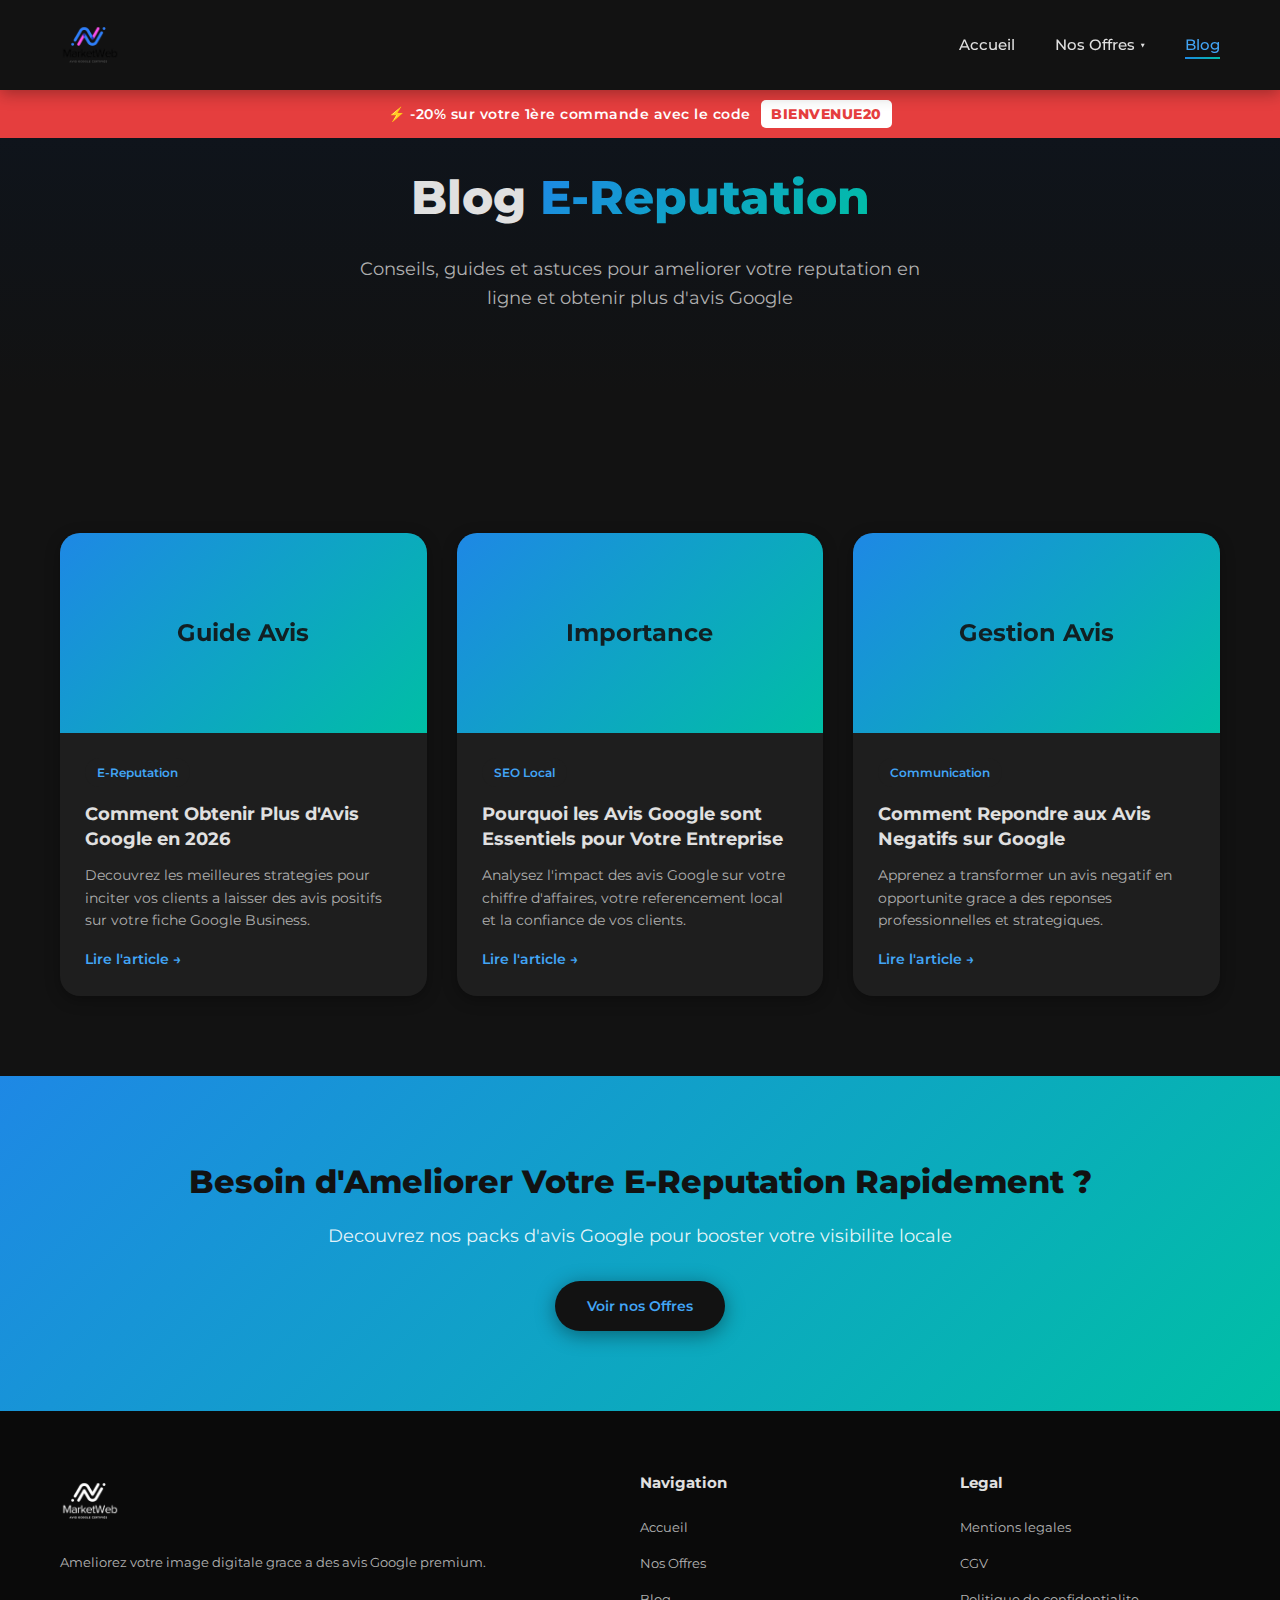
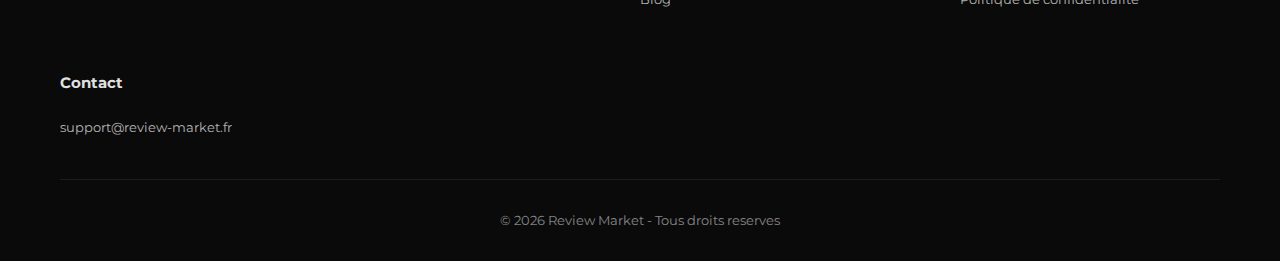
<file: blog/index.html>
<!DOCTYPE html>
<html lang="fr">
<head>
    <meta charset="UTF-8">
    <meta name="viewport" content="width=device-width, initial-scale=1.0">
    <meta name="robots" content="index, follow">
    <title>Blog Avis Google - Conseils E-Reputation et SEO Local | Review Market</title>
    <meta name="description" content="Decouvrez nos conseils pour ameliorer votre e-reputation, obtenir plus d'avis Google et booster votre referencement local. Guides et astuces SEO.">
    <link rel="canonical" href="https://review-market.fr/blog/"/>
    <link rel="alternate" hreflang="fr-FR" href="https://review-market.fr/blog/"/>
    <meta property="og:type" content="website">
    <meta property="og:url" content="https://review-market.fr/blog/">
    <meta property="og:title" content="Blog Avis Google - Conseils E-Reputation et SEO Local">
    <meta property="og:description" content="Decouvrez nos conseils pour ameliorer votre e-reputation, obtenir plus d'avis Google et booster votre referencement local.">
    <meta property="og:image" content="https://review-market.fr/logo.png">
    <meta property="og:locale" content="fr_FR">
    <meta property="og:site_name" content="Review Market">
    <meta name="twitter:card" content="summary_large_image">
    <meta name="twitter:title" content="Blog Avis Google - Conseils E-Reputation et SEO Local">
    <meta name="twitter:description" content="Decouvrez nos conseils pour ameliorer votre e-reputation, obtenir plus d'avis Google et booster votre referencement local.">
    <meta name="twitter:image" content="https://review-market.fr/logo.png">
    <link rel="preconnect" href="https://fonts.googleapis.com">
    <link rel="preconnect" href="https://fonts.gstatic.com" crossorigin>
    <link href="https://fonts.googleapis.com/css2?family=Montserrat:wght@400;500;600;700;800&display=swap" rel="stylesheet">
    <link rel="stylesheet" href="../styles.css">
    <link rel="stylesheet" href="blog.css">
    <link rel="icon" type="image/x-icon" href="/favicon.ico">
    <script type="application/ld+json">
    {
        "@context": "https://schema.org",
        "@type": "Blog",
        "name": "Blog Review Market",
        "description": "Conseils et guides pour ameliorer votre e-reputation et obtenir plus d'avis Google",
        "url": "https://review-market.fr/blog/",
        "publisher": {
            "@type": "Organization",
            "name": "Review Market",
            "logo": {
                "@type": "ImageObject",
                "url": "https://review-market.fr/logo.png"
            }
        },
        "blogPost": [
            {
                "@type": "BlogPosting",
                "headline": "Comment Obtenir Plus d'Avis Google en 2026",
                "url": "https://review-market.fr/blog/comment-obtenir-plus-avis-google.html",
                "datePublished": "2026-01-15"
            },
            {
                "@type": "BlogPosting",
                "headline": "Pourquoi les Avis Google sont Essentiels pour Votre Entreprise",
                "url": "https://review-market.fr/blog/importance-avis-google-entreprise.html",
                "datePublished": "2026-01-12"
            },
            {
                "@type": "BlogPosting",
                "headline": "Comment Repondre aux Avis Negatifs sur Google",
                "url": "https://review-market.fr/blog/repondre-avis-negatif-google.html",
                "datePublished": "2026-01-10"
            }
        ]
    }
    </script>
</head>
<body>
    <header class="header">
        <div class="container">
            <a href="https://review-market.fr" class="logo">
                <img src="../logo.png" alt="Avis Google" title="Avis Google" class="logo-img" width="512" height="512">
            </a>
            <nav class="nav">
                <ul class="nav-list">
                    <li><a href="https://review-market.fr" class="nav-link">Accueil</a></li>
                    <li class="nav-item dropdown">
                        <a href="#" class="nav-link">Nos Offres <span class="dropdown-arrow">&#9660;</span></a>
                        <div class="dropdown-menu">
                            <a href="https://review-market.fr#offres">Avis Positifs</a>
                            <a href="https://review-market.fr/acheter-avis-negatif-google.html#offres">Avis Negatifs</a>
                            <a href="https://review-market.fr/supprimer-avis-google.html#offres">Supprimer Avis</a>
                        </div>
                    </li>
                    <li><a href="https://review-market.fr/blog/" class="nav-link active">Blog</a></li>
                </ul>
            </nav>
            <button class="menu-toggle" aria-label="Menu">
                <span></span>
                <span></span>
                <span></span>
            </button>
        </div>
    </header>
    <div class="promo-bar">&#x26A1; -20% sur votre 1&egrave;re commande avec le code <span class="promo-code">BIENVENUE20</span></div>

    <section class="blog-hero">
        <div class="container">
            <h1>Blog <span class="highlight">E-Reputation</span></h1>
            <p class="blog-hero-subtitle">Conseils, guides et astuces pour ameliorer votre reputation en ligne et obtenir plus d'avis Google</p>
        </div>
    </section>

    <section class="blog-listing">
        <div class="container">
            <div class="blog-grid">
                <article class="blog-card">
                    <a href="https://review-market.fr/blog/comment-obtenir-plus-avis-google.html">
                        <div class="blog-image">
                            <span class="blog-placeholder">Guide Avis</span>
                        </div>
                        <div class="blog-content">
                            <span class="blog-category">E-Reputation</span>
                            <h2>Comment Obtenir Plus d'Avis Google en 2026</h2>
                            <p>Decouvrez les meilleures strategies pour inciter vos clients a laisser des avis positifs sur votre fiche Google Business.</p>
                            <span class="blog-link">Lire l'article &rarr;</span>
                        </div>
                    </a>
                </article>

                <article class="blog-card">
                    <a href="https://review-market.fr/blog/importance-avis-google-entreprise.html">
                        <div class="blog-image">
                            <span class="blog-placeholder">Importance</span>
                        </div>
                        <div class="blog-content">
                            <span class="blog-category">SEO Local</span>
                            <h2>Pourquoi les Avis Google sont Essentiels pour Votre Entreprise</h2>
                            <p>Analysez l'impact des avis Google sur votre chiffre d'affaires, votre referencement local et la confiance de vos clients.</p>
                            <span class="blog-link">Lire l'article &rarr;</span>
                        </div>
                    </a>
                </article>

                <article class="blog-card">
                    <a href="https://review-market.fr/blog/repondre-avis-negatif-google.html">
                        <div class="blog-image">
                            <span class="blog-placeholder">Gestion Avis</span>
                        </div>
                        <div class="blog-content">
                            <span class="blog-category">Communication</span>
                            <h2>Comment Repondre aux Avis Negatifs sur Google</h2>
                            <p>Apprenez a transformer un avis negatif en opportunite grace a des reponses professionnelles et strategiques.</p>
                            <span class="blog-link">Lire l'article &rarr;</span>
                        </div>
                    </a>
                </article>
            </div>
        </div>
    </section>

    <section class="cta-section">
        <div class="container">
            <h2>Besoin d'Ameliorer Votre E-Reputation Rapidement ?</h2>
            <p>Decouvrez nos packs d'avis Google pour booster votre visibilite locale</p>
            <a href="https://review-market.fr#offres" class="btn btn-primary">Voir nos Offres</a>
        </div>
    </section>

    <footer class="footer">
        <div class="container">
            <div class="footer-content">
                <div class="footer-brand">
                    <a href="https://review-market.fr" class="logo">
                        <img src="../logo.png" alt="acheter avis google business" title="acheter avis google business" class="logo-img" width="512" height="512">
                    </a>
                    <p>Ameliorez votre image digitale grace a des avis Google premium.</p>
                </div>
                <div class="footer-links">
                    <h4>Navigation</h4>
                    <ul>
                        <li><a href="https://review-market.fr">Accueil</a></li>
                        <li><a href="https://review-market.fr#offres">Nos Offres</a></li>
                        <li><a href="https://review-market.fr/blog/">Blog</a></li>
                    </ul>
                </div>
                <div class="footer-links">
                    <h4>Legal</h4>
                    <ul>
                        <li><a href="#">Mentions legales</a></li>
                        <li><a href="#">CGV</a></li>
                        <li><a href="#">Politique de confidentialite</a></li>
                    </ul>
                </div>
                <div class="footer-links">
                    <h4>Contact</h4>
                    <ul>
                        <li><a href="mailto:support@review-market.fr">support@review-market.fr</a></li>
                    </ul>
                </div>
            </div>
            <div class="footer-bottom">
                <p>&copy; 2026 Review Market - Tous droits reserves</p>
            </div>
        </div>
    </footer>

    <script>
        document.addEventListener('DOMContentLoaded', function() {
            const menuToggle = document.querySelector('.menu-toggle');
            const nav = document.querySelector('.nav');

            if (menuToggle && nav) {
                menuToggle.addEventListener('click', function() {
                    nav.classList.toggle('active');
                    menuToggle.classList.toggle('active');
                });
            }

            const dropdowns = document.querySelectorAll('.nav-item.dropdown');
            dropdowns.forEach(dropdown => {
                const dropdownLink = dropdown.querySelector('.nav-link');
                dropdownLink.addEventListener('click', function(e) {
                    if (window.innerWidth <= 768) {
                        e.preventDefault();
                        dropdown.classList.toggle('active');
                    }
                });
            });
        });
    </script>
</body>
</html>
</file>
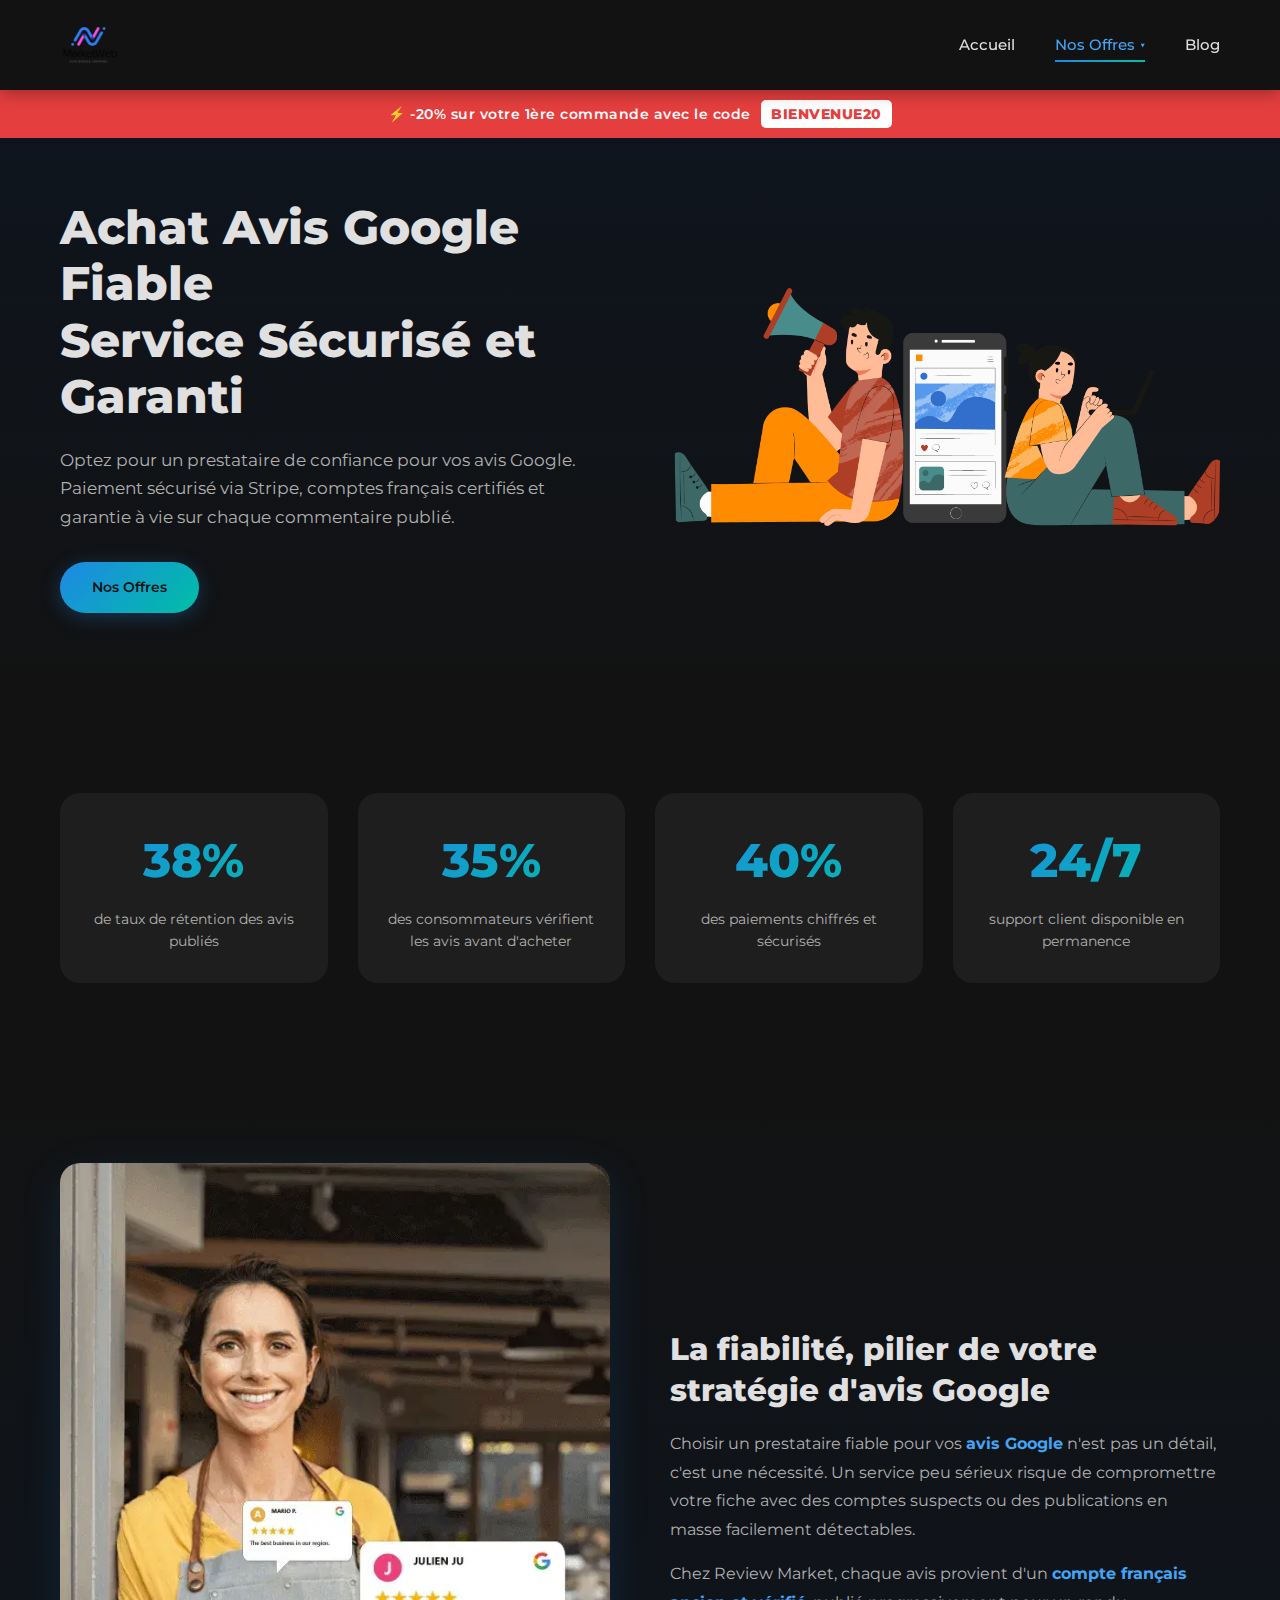
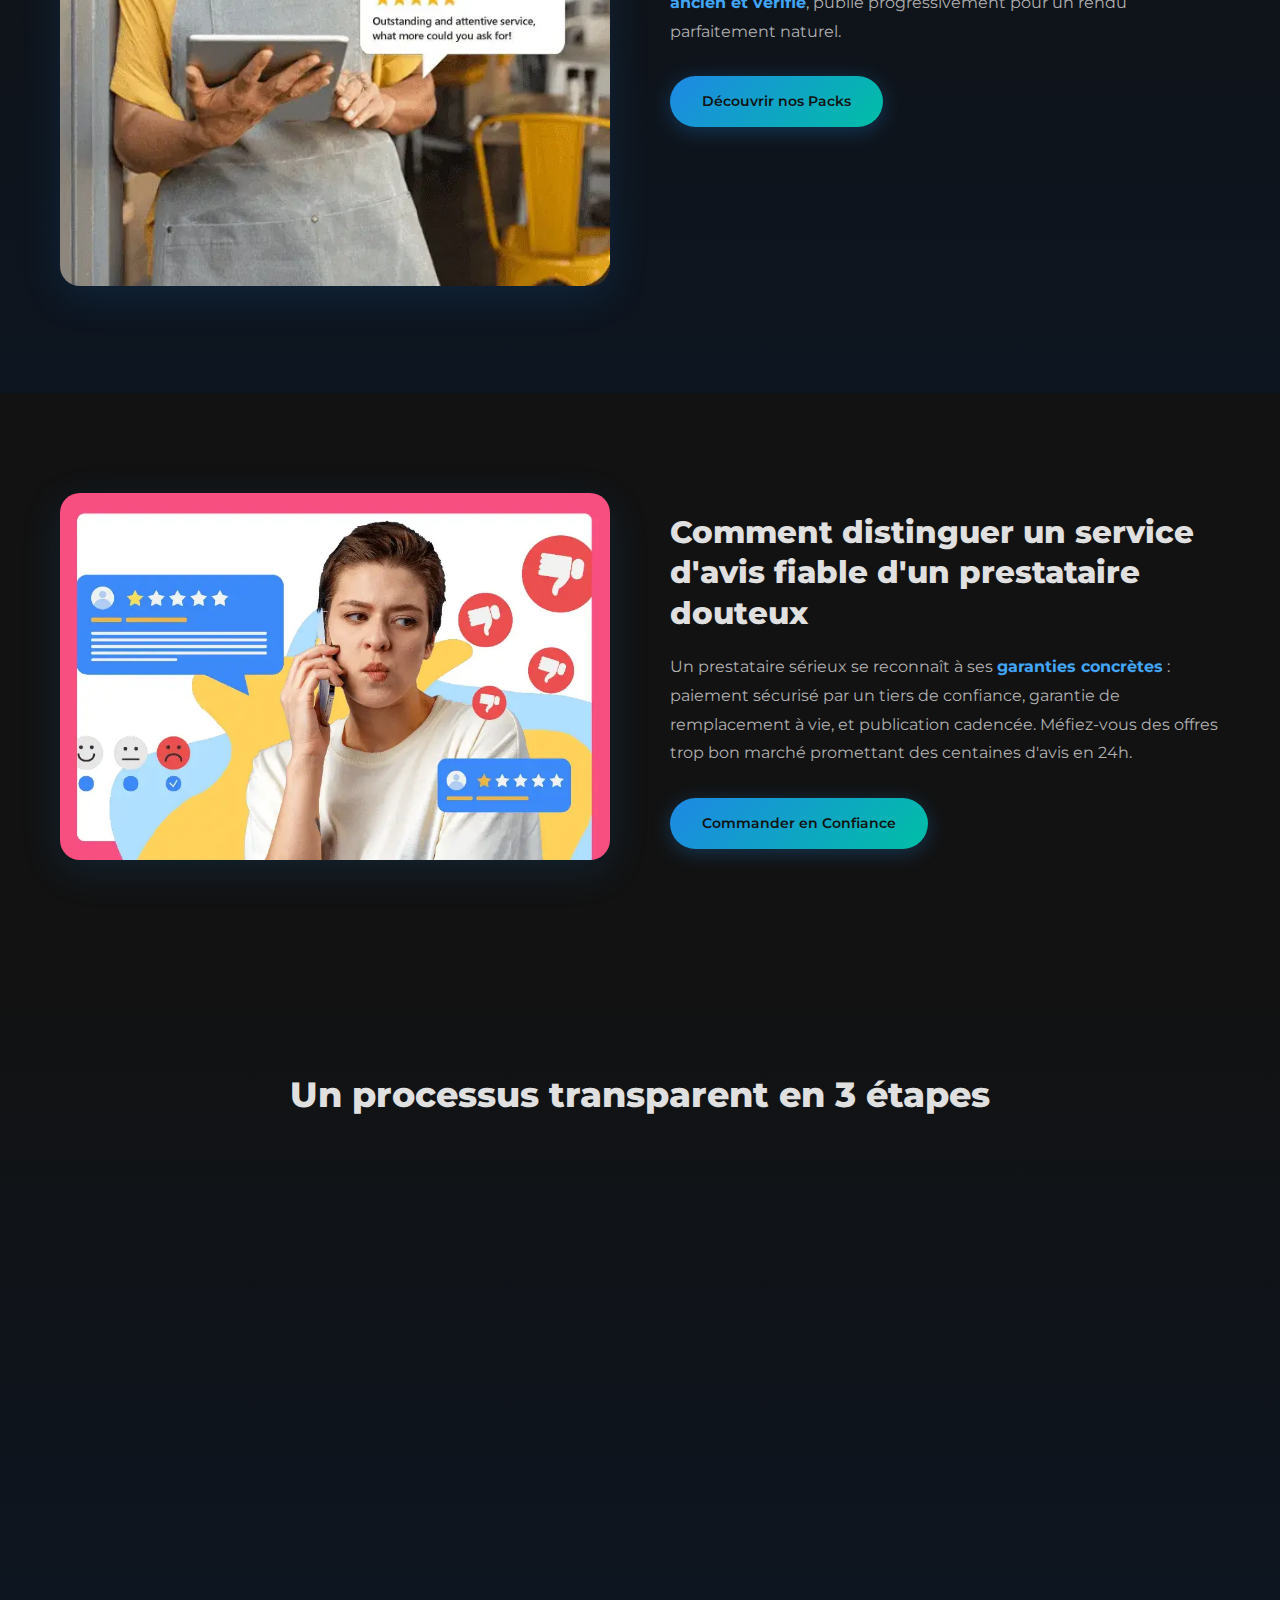
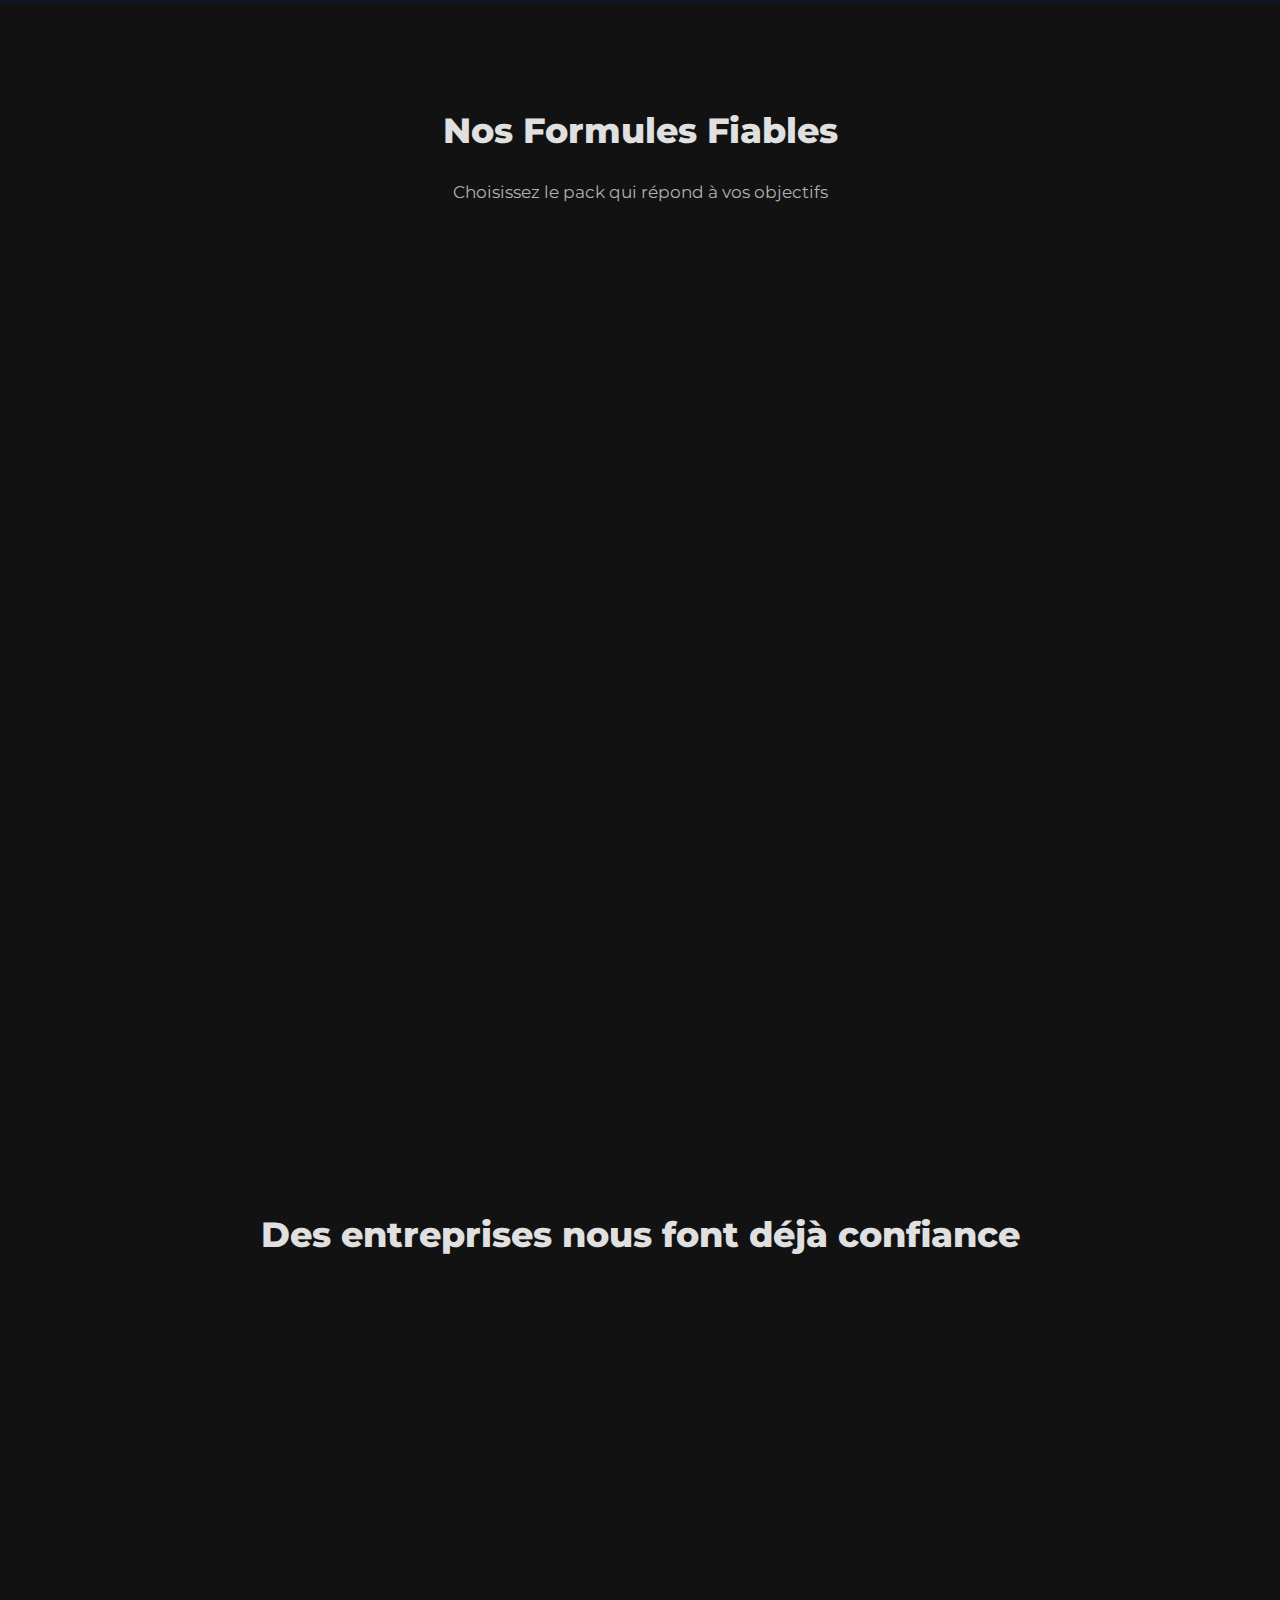
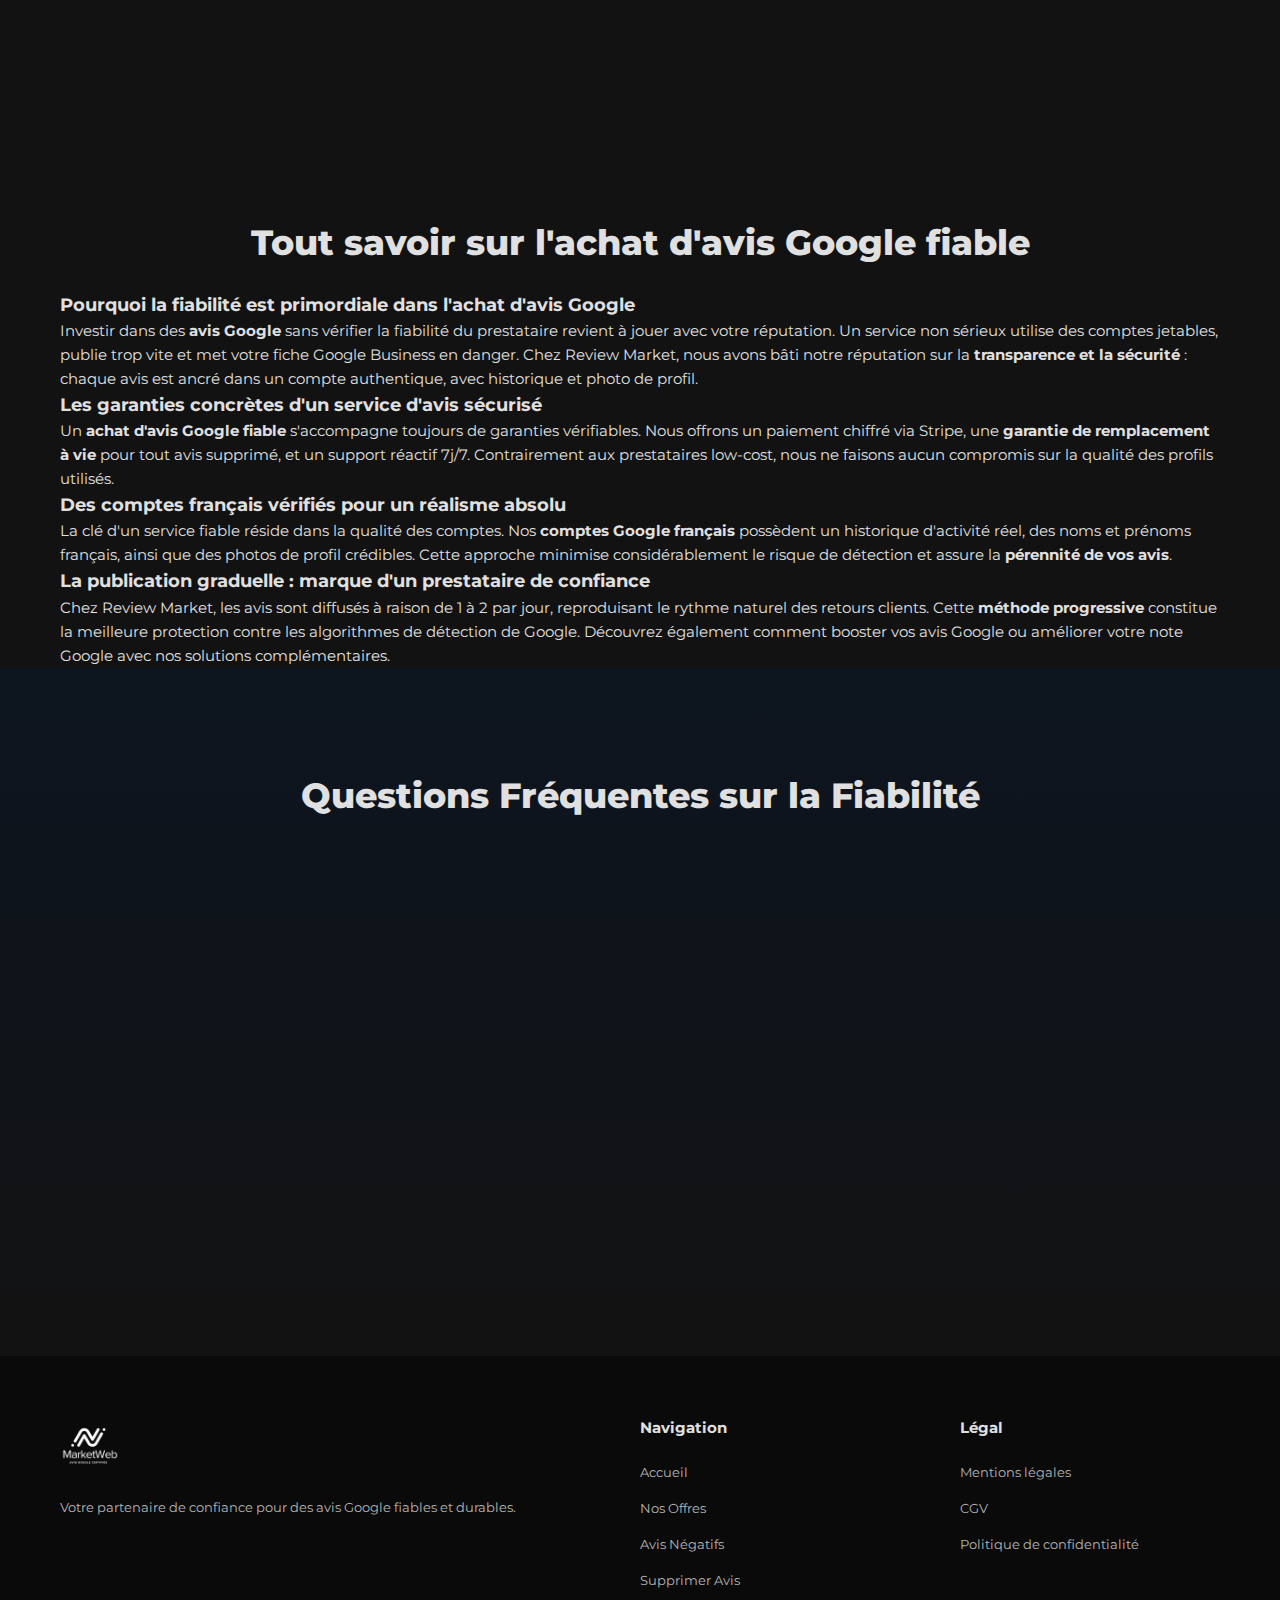
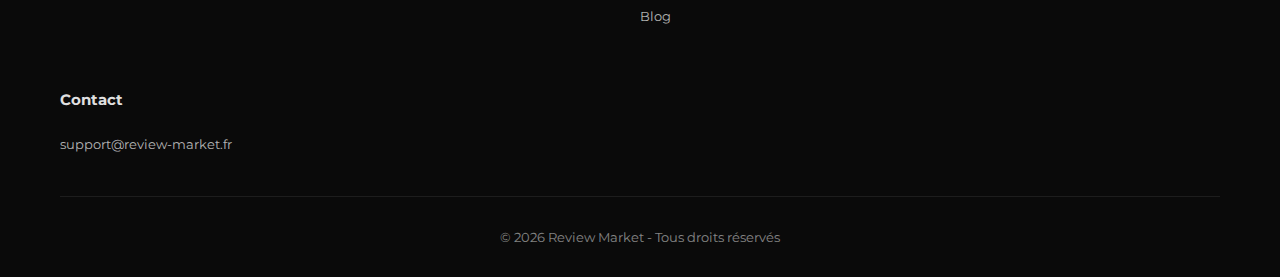
<file: achat-avis-google-fiable.html>
<!DOCTYPE html>
<html lang="fr">
<head>
    <meta charset="UTF-8">
    <meta name="viewport" content="width=device-width, initial-scale=1.0">
    <meta name="robots" content="index, follow">
    <title>Achat Avis Google Fiable - Service Securise et Garanti</title>
    <meta name="description" content="Service fiable d'achat d'avis Google avec comptes francais verifies. Livraison progressive, paiement securise et garantie a vie des 99 euros.">
    <link rel="canonical" href="https://review-market.fr/achat-avis-google-fiable.html"/>
    <link rel="alternate" hreflang="fr-FR" href="https://review-market.fr/achat-avis-google-fiable.html"/>
    <meta property="og:type" content="website">
    <meta property="og:url" content="https://review-market.fr/achat-avis-google-fiable.html">
    <meta property="og:title" content="Achat Avis Google Fiable - Service Securise et Garanti">
    <meta property="og:description" content="Service fiable d'achat d'avis Google avec comptes francais verifies. Livraison progressive, paiement securise et garantie a vie.">
    <meta property="og:image" content="https://review-market.fr/logo.png">
    <meta property="og:locale" content="fr_FR">
    <meta property="og:site_name" content="Review Market">
    <meta name="twitter:card" content="summary_large_image">
    <meta name="twitter:title" content="Achat Avis Google Fiable - Service Securise et Garanti">
    <meta name="twitter:description" content="Service fiable d'achat d'avis Google avec comptes francais verifies. Livraison progressive, paiement securise et garantie a vie.">
    <meta name="twitter:image" content="https://review-market.fr/logo.png">
    <link rel="preconnect" href="https://fonts.googleapis.com">
    <link rel="preconnect" href="https://fonts.gstatic.com" crossorigin>
    <link href="https://fonts.googleapis.com/css2?family=Montserrat:wght@400;500;600;700;800&display=swap" rel="stylesheet">
    <link rel="stylesheet" href="styles.css">
    <link rel="icon" type="image/x-icon" href="/favicon.ico">
    <link rel="shortcut icon" href="/favicon.ico">
    <link rel="apple-touch-icon" type="image/png" sizes="96x96" href="./logo/apple-icon-96x96.png">
    <link rel="icon" type="image/png" sizes="32x32" href="./logo/android-icon-32x32.png">
    <link rel="icon" type="image/png" sizes="96x96" href="./logo/android-icon-96x96.png">
    <meta name="msapplication-TileColor" content="#ffffff">
    <meta name="msapplication-TileImage" content="./logo/ms-icon-32x32.png">
    <meta name="msapplication-TileImage" content="./logo/ms-icon-96x96.png">
    <script type="application/ld+json">
    {
        "@context": "https://schema.org",
        "@type": "BreadcrumbList",
        "itemListElement": [
            {
                "@type": "ListItem",
                "position": 1,
                "name": "Accueil",
                "item": "https://review-market.fr/"
            },
            {
                "@type": "ListItem",
                "position": 2,
                "name": "Achat Avis Google Fiable",
                "item": "https://review-market.fr/achat-avis-google-fiable.html"
            }
        ]
    }
    </script>
    <script type="application/ld+json">
    {
        "@context": "https://schema.org",
        "@type": "Service",
        "serviceType": "Achat d'avis Google fiable",
        "provider": {
            "@type": "Organization",
            "name": "Review Market",
            "url": "https://review-market.fr",
            "logo": "https://review-market.fr/logo.png",
            "email": "support@review-market.fr"
        },
        "areaServed": {
            "@type": "Country",
            "name": "France"
        },
        "description": "Service fiable et securise d'achat d'avis Google positifs avec comptes francais verifies, publication progressive et garantie a vie."
    }
    </script>
    <script type="application/ld+json">
    {
        "@context": "https://schema.org",
        "@type": "FAQPage",
        "mainEntity": [
            {
                "@type": "Question",
                "name": "Ce service d'achat d'avis Google est-il vraiment fiable ?",
                "acceptedAnswer": {
                    "@type": "Answer",
                    "text": "Oui, Review Market propose un service eprouve avec des milliers de clients satisfaits. Nous utilisons exclusivement des comptes francais anciens et verifies pour garantir la perennite de chaque avis publie."
                }
            },
            {
                "@type": "Question",
                "name": "Comment le paiement est-il securise ?",
                "acceptedAnswer": {
                    "@type": "Answer",
                    "text": "Tous les paiements transitent par Stripe, leader mondial du paiement en ligne. Vos donnees bancaires sont chiffrees et ne sont jamais stockees sur nos serveurs."
                }
            },
            {
                "@type": "Question",
                "name": "Que se passe-t-il si des avis sont supprimes par Google ?",
                "acceptedAnswer": {
                    "@type": "Answer",
                    "text": "Nous offrons une garantie a vie sur l'ensemble de nos avis. Si un commentaire venait a disparaitre, nous le remplacons automatiquement sans aucun cout supplementaire."
                }
            },
            {
                "@type": "Question",
                "name": "Quel est votre historique et votre experience dans ce domaine ?",
                "acceptedAnswer": {
                    "@type": "Answer",
                    "text": "Review Market accompagne des centaines d'entreprises depuis plusieurs annees. Notre expertise nous permet de garantir un taux de retention des avis superieur a 97%."
                }
            }
        ]
    }
    </script>
    <script type="application/ld+json">
    {
        "@context": "https://schema.org",
        "@type": "ItemList",
        "name": "Packs Avis Google Fiables",
        "itemListElement": [
            {
                "@type": "Product",
                "position": 1,
                "name": "Pack Fiable 25 Avis Google",
                "description": "25 avis Google 5 etoiles + 5 offerts. Comptes francais verifies, textes personnalises, garantie a vie.",
                "image": "https://review-market.fr/logo.png",
                "url": "https://review-market.fr/achat-avis-google-fiable.html#offres-positifs",
                "brand": {"@type": "Brand", "name": "Review Market"},
                "offers": {
                    "@type": "Offer",
                    "price": "99",
                    "priceCurrency": "EUR",
                    "availability": "https://schema.org/InStock",
                    "shippingDetails": {
                        "@type": "OfferShippingDetails",
                        "shippingRate": {
                            "@type": "MonetaryAmount",
                            "value": "0",
                            "currency": "EUR"
                        },
                        "deliveryTime": {
                            "@type": "ShippingDeliveryTime",
                            "handlingTime": {
                                "@type": "QuantitativeValue",
                                "minValue": 1,
                                "maxValue": 2,
                                "unitCode": "DAY"
                            },
                            "transitTime": {
                                "@type": "QuantitativeValue",
                                "minValue": 3,
                                "maxValue": 14,
                                "unitCode": "DAY"
                            }
                        },
                        "shippingDestination": {
                            "@type": "DefinedRegion",
                            "addressCountry": "FR"
                        }
                    },
                    "hasMerchantReturnPolicy": {
                        "@type": "MerchantReturnPolicy",
                        "applicableCountry": "FR",
                        "returnPolicyCategory": "https://schema.org/MerchantReturnNotPermitted"
                    }
                }
            },
            {
                "@type": "Product",
                "position": 2,
                "name": "Pack Fiable 50 Avis Google",
                "description": "50 avis Google 5 etoiles + 10 offerts. Comptes francais verifies, textes personnalises, garantie a vie.",
                "image": "https://review-market.fr/logo.png",
                "url": "https://review-market.fr/achat-avis-google-fiable.html#offres-positifs",
                "brand": {"@type": "Brand", "name": "Review Market"},
                "offers": {
                    "@type": "Offer",
                    "price": "169",
                    "priceCurrency": "EUR",
                    "availability": "https://schema.org/InStock",
                    "shippingDetails": {
                        "@type": "OfferShippingDetails",
                        "shippingRate": {
                            "@type": "MonetaryAmount",
                            "value": "0",
                            "currency": "EUR"
                        },
                        "deliveryTime": {
                            "@type": "ShippingDeliveryTime",
                            "handlingTime": {
                                "@type": "QuantitativeValue",
                                "minValue": 1,
                                "maxValue": 2,
                                "unitCode": "DAY"
                            },
                            "transitTime": {
                                "@type": "QuantitativeValue",
                                "minValue": 3,
                                "maxValue": 14,
                                "unitCode": "DAY"
                            }
                        },
                        "shippingDestination": {
                            "@type": "DefinedRegion",
                            "addressCountry": "FR"
                        }
                    },
                    "hasMerchantReturnPolicy": {
                        "@type": "MerchantReturnPolicy",
                        "applicableCountry": "FR",
                        "returnPolicyCategory": "https://schema.org/MerchantReturnNotPermitted"
                    }
                }
            },
            {
                "@type": "Product",
                "position": 3,
                "name": "Pack Fiable 100 Avis Google",
                "description": "100 avis Google 5 etoiles + 20 offerts. Comptes francais verifies, textes personnalises, garantie a vie.",
                "image": "https://review-market.fr/logo.png",
                "url": "https://review-market.fr/achat-avis-google-fiable.html#offres-positifs",
                "brand": {"@type": "Brand", "name": "Review Market"},
                "offers": {
                    "@type": "Offer",
                    "price": "279",
                    "priceCurrency": "EUR",
                    "availability": "https://schema.org/InStock",
                    "shippingDetails": {
                        "@type": "OfferShippingDetails",
                        "shippingRate": {
                            "@type": "MonetaryAmount",
                            "value": "0",
                            "currency": "EUR"
                        },
                        "deliveryTime": {
                            "@type": "ShippingDeliveryTime",
                            "handlingTime": {
                                "@type": "QuantitativeValue",
                                "minValue": 1,
                                "maxValue": 2,
                                "unitCode": "DAY"
                            },
                            "transitTime": {
                                "@type": "QuantitativeValue",
                                "minValue": 3,
                                "maxValue": 14,
                                "unitCode": "DAY"
                            }
                        },
                        "shippingDestination": {
                            "@type": "DefinedRegion",
                            "addressCountry": "FR"
                        }
                    },
                    "hasMerchantReturnPolicy": {
                        "@type": "MerchantReturnPolicy",
                        "applicableCountry": "FR",
                        "returnPolicyCategory": "https://schema.org/MerchantReturnNotPermitted"
                    }
                }
            }
        ]
    }
    </script>
</head>
<body>
    <header class="header">
        <div class="container">
            <a href="https://review-market.fr" class="logo">
                <img src="logo.png" alt="Avis Google" title="Avis Google" class="logo-img" width="512" height="512">
            </a>
            <nav class="nav">
                <ul class="nav-list">
                    <li><a href="https://review-market.fr" class="nav-link">Accueil</a></li>
                    <li class="nav-item dropdown">
                        <a href="#" class="nav-link active">Nos Offres <span class="dropdown-arrow">&#9660;</span></a>
                        <div class="dropdown-menu">
                            <a href="https://review-market.fr#offres">Avis Positifs</a>
                            <a href="https://review-market.fr/acheter-avis-negatif-google.html#offres">Avis N&eacute;gatifs</a>
                            <a href="https://review-market.fr/supprimer-avis-google.html#offres">Supprimer Avis</a>
                        </div>
                    </li>
                    <li><a href="https://review-market.fr/blog/" class="nav-link">Blog</a></li>
                </ul>
            </nav>
            <button class="menu-toggle" aria-label="Menu">
                <span></span>
                <span></span>
                <span></span>
            </button>
        </div>
    </header>
    <div class="promo-bar">&#x26A1; -20% sur votre 1&egrave;re commande avec le code <span class="promo-code">BIENVENUE20</span></div>

    <section id="accueil" class="hero">
        <div class="container">
            <div class="hero-content">
                <h1>Achat Avis Google Fiable <br> Service S&eacute;curis&eacute; et Garanti</h1>
                <p class="hero-subtitle">Optez pour un prestataire de confiance pour vos avis Google. Paiement s&eacute;curis&eacute; via Stripe, comptes fran&ccedil;ais certifi&eacute;s et garantie &agrave; vie sur chaque commentaire publi&eacute;.</p>
                <a href="#offres-positifs" class="btn btn-primary" title="achat avis google fiable">Nos Offres</a>
            </div>
            <div class="hero-image">
                <img src="acheter-avis-google-hero.png" alt="achat avis google fiable" title="achat avis google fiable" class="hero-img" loading="eager" width="964" height="421">
            </div>
        </div>
    </section>

    <section class="stats">
        <div class="container">
            <div class="stat-card">
                <div class="stat-number" data-target="97" data-suffix="%">97%</div>
                <p>de taux de r&eacute;tention des avis publi&eacute;s</p>
            </div>
            <div class="stat-card">
                <div class="stat-number" data-target="89" data-suffix="%">89%</div>
                <p>des consommateurs v&eacute;rifient les avis avant d'acheter</p>
            </div>
            <div class="stat-card">
                <div class="stat-number" data-target="100" data-suffix="%">100%</div>
                <p>des paiements chiffr&eacute;s et s&eacute;curis&eacute;s</p>
            </div>
            <div class="stat-card">
                <div class="stat-number" data-target="0" data-static="24/7">24/7</div>
                <p>support client disponible en permanence</p>
            </div>
        </div>
    </section>

    <section class="credibility">
        <div class="container">
            <div class="credibility-image">
                <img src="credibilite-avis-google.webp" alt="achat avis google fiable et securise" title="achat avis google fiable et securise" class="credibility-img" loading="lazy" width="601" height="791">
            </div>
            <div class="credibility-content">
                <h2>La fiabilit&eacute;, pilier de votre strat&eacute;gie d'avis Google</h2>
                <p>Choisir un prestataire fiable pour vos <strong>avis Google</strong> n'est pas un d&eacute;tail, c'est une n&eacute;cessit&eacute;. Un service peu s&eacute;rieux risque de compromettre votre fiche avec des comptes suspects ou des publications en masse facilement d&eacute;tectables.</p>
                <p>Chez Review Market, chaque avis provient d'un <strong>compte fran&ccedil;ais ancien et v&eacute;rifi&eacute;</strong>, publi&eacute; progressivement pour un rendu parfaitement naturel.</p>
                <a href="#offres-positifs" class="btn btn-primary">D&eacute;couvrir nos Packs</a>
            </div>
        </div>
    </section>

    <section class="credibility credibility-reverse">
        <div class="container">
            <div class="credibility-content">
                <h2>Comment distinguer un service d'avis fiable d'un prestataire douteux</h2>
                <p>Un prestataire s&eacute;rieux se reconna&icirc;t &agrave; ses <strong>garanties concr&egrave;tes</strong> : paiement s&eacute;curis&eacute; par un tiers de confiance, garantie de remplacement &agrave; vie, et publication cadenc&eacute;e. M&eacute;fiez-vous des offres trop bon march&eacute; promettant des centaines d'avis en 24h.</p>
                <a href="#offres-positifs" class="btn btn-primary" title="service fiable avis google">Commander en Confiance</a>
            </div>
            <div class="credibility-image">
                <img src="avis-clients-google.webp" alt="service fiable avis google" title="service fiable avis google" class="credibility-img" loading="lazy" width="900" height="600">
            </div>
        </div>
    </section>

    <section class="how-it-works">
        <div class="container">
            <h2 class="section-title">Un processus transparent en 3 &eacute;tapes</h2>
            <div class="steps">
                <div class="step">
                    <div class="step-icon">
                        <span>1</span>
                    </div>
                    <h3>S&eacute;lectionnez votre pack</h3>
                    <p>D&eacute;terminez le volume d'avis adapt&eacute; &agrave; vos besoins. Le paiement s&eacute;curis&eacute; par Stripe d&eacute;clenche imm&eacute;diatement le traitement de votre demande.</p>
                </div>
                <div class="step">
                    <div class="step-icon">
                        <span>2</span>
                    </div>
                    <h3>&Eacute;change via WhatsApp</h3>
                    <p>Notre &eacute;quipe vous contacte pour personnaliser les avis selon votre activit&eacute;. Chaque texte est r&eacute;dig&eacute; sur mesure pour refl&eacute;ter votre secteur.</p>
                </div>
                <div class="step">
                    <div class="step-icon">
                        <span>3</span>
                    </div>
                    <h3>Diffusion progressive et s&ucirc;re</h3>
                    <p>Les avis sont publi&eacute;s au rythme de 1 &agrave; 2 par jour pour mimer un flux organique. Votre fiche Google gagne en cr&eacute;dibilit&eacute; jour apr&egrave;s jour.</p>
                </div>
            </div>
        </div>
    </section>

    <section id="offres-positifs" class="pricing">
        <div class="container">
            <h2 class="section-title">Nos Formules Fiables</h2>
            <p class="section-subtitle">Choisissez le pack qui r&eacute;pond &agrave; vos objectifs</p>
            <div class="pricing-cards">
                <div class="pricing-card">
                    <div class="pricing-header">
                        <h3>25 Avis Positifs</h3>
                        <div class="pricing-bonus">+ 5 offerts</div>
                    </div>
                    <div class="pricing-price">
                        <span class="price">99&euro;</span>
                    </div>
                    <ul class="pricing-features">
                        <li><span class="check">&#10003;</span> Comptes &#127467;&#127479;</li>
                        <li><span class="check">&#10003;</span> Nom pr&eacute;nom &#127467;&#127479;</li>
                        <li><span class="check">&#10003;</span> Textes Personnalis&eacute;s</li>
                        <li><span class="check">&#10003;</span> Fournissez vos Textes</li>
                        <li><span class="check">&#10003;</span> Fournissez vos Images</li>
                        <li><span class="check">&#10003;</span> Garantie &agrave; vie</li>
                        <li><span class="check">&#10003;</span> Rythme 1 &agrave; 2 avis/jrs</li>
                        <li><span class="check">&#10003;</span> Service Client 24/7</li>
                    </ul>
                    <a href="https://buy.stripe.com/cNi00i45B4re0GS8bRabK0z" class="btn btn-outline" target="_blank" rel="noopener noreferrer">Commander</a>
                </div>

                <div class="pricing-card featured">
                    <div class="pricing-badge">Populaire</div>
                    <div class="pricing-header">
                        <h3>50 Avis Positifs</h3>
                        <div class="pricing-bonus">+ 10 offerts</div>
                    </div>
                    <div class="pricing-price">
                        <span class="price">169&euro;</span>
                    </div>
                    <ul class="pricing-features">
                        <li><span class="check">&#10003;</span> Comptes &#127467;&#127479;</li>
                        <li><span class="check">&#10003;</span> Nom pr&eacute;nom &#127467;&#127479;</li>
                        <li><span class="check">&#10003;</span> Textes Personnalis&eacute;s</li>
                        <li><span class="check">&#10003;</span> Fournissez vos Textes</li>
                        <li><span class="check">&#10003;</span> Fournissez vos Images</li>
                        <li><span class="check">&#10003;</span> Garantie &agrave; vie</li>
                        <li><span class="check">&#10003;</span> Rythme 1 &agrave; 2 avis/jrs</li>
                        <li><span class="check">&#10003;</span> Service Client 24/7</li>
                    </ul>
                    <a href="https://buy.stripe.com/28E28qfOj3na1KW3VBabK0A" class="btn btn-primary" title="achat avis google fiable 50" target="_blank" rel="noopener noreferrer">Commander</a>
                </div>

                <div class="pricing-card">
                    <div class="pricing-header">
                        <h3>100 Avis Positifs</h3>
                        <div class="pricing-bonus">+ 20 offerts</div>
                    </div>
                    <div class="pricing-price">
                        <span class="price">279&euro;</span>
                    </div>
                    <ul class="pricing-features">
                        <li><span class="check">&#10003;</span> Comptes &#127467;&#127479;</li>
                        <li><span class="check">&#10003;</span> Nom pr&eacute;nom &#127467;&#127479;</li>
                        <li><span class="check">&#10003;</span> Textes Personnalis&eacute;s</li>
                        <li><span class="check">&#10003;</span> Fournissez vos Textes</li>
                        <li><span class="check">&#10003;</span> Fournissez vos Images</li>
                        <li><span class="check">&#10003;</span> Garantie &agrave; vie</li>
                        <li><span class="check">&#10003;</span> Rythme 1 &agrave; 2 avis/jrs</li>
                        <li><span class="check">&#10003;</span> Service Client 24/7</li>
                    </ul>
                    <a href="https://buy.stripe.com/00wfZg59F1f2exI77NabK0B" title="achat avis google fiable 100" class="btn btn-outline" target="_blank" rel="noopener noreferrer">Commander</a>
                </div>
            </div>
        </div>
    </section>

    <section class="testimonials">
        <div class="container">
            <h2 class="section-title">Des entreprises nous font d&eacute;j&agrave; confiance</h2>
            <div class="testimonials-grid">
                <div class="testimonial-card">
                    <img src="temoignage-achat-avis-google-1.webp" alt="achat avis google fiable temoignage" title="achat avis google fiable temoignage" class="testimonial-img" loading="lazy" width="768" height="1496">
                </div>
                <div class="testimonial-card">
                    <img src="temoignage-achat-avis-google-2.webp" alt="service fiable avis google temoignage" title="service fiable avis google temoignage" class="testimonial-img" loading="lazy" width="768" height="1496">
                </div>
                <div class="testimonial-card">
                    <img src="temoignage-achat-avis-google-3.webp" alt="avis google fiable retour client" title="avis google fiable retour client" class="testimonial-img" loading="lazy" width="768" height="1496">
                </div>
                <div class="testimonial-card">
                    <img src="temoignage-achat-avis-google-4.webp" alt="achat avis google securise avis client" title="achat avis google securise avis client" class="testimonial-img" loading="lazy" width="768" height="1496">
                </div>
                <div class="testimonial-card">
                    <img src="temoignage-achat-avis-google-5.webp" alt="achat fiable avis google retour" title="achat fiable avis google retour" class="testimonial-img" loading="lazy" width="768" height="1496">
                </div>
            </div>
        </div>
    </section>

    <section class="seo-content">
        <div class="container">
            <h2 class="section-title">Tout savoir sur l'achat d'avis Google fiable</h2>
            <div class="seo-text">
                <h3>Pourquoi la fiabilit&eacute; est primordiale dans l'achat d'avis Google</h3>
                <p>Investir dans des <strong>avis Google</strong> sans v&eacute;rifier la fiabilit&eacute; du prestataire revient &agrave; jouer avec votre r&eacute;putation. Un service non s&eacute;rieux utilise des comptes jetables, publie trop vite et met votre fiche Google Business en danger. Chez Review Market, nous avons b&acirc;ti notre r&eacute;putation sur la <strong>transparence et la s&eacute;curit&eacute;</strong> : chaque avis est ancr&eacute; dans un compte authentique, avec historique et photo de profil.</p>

                <h3>Les garanties concr&egrave;tes d'un service d'avis s&eacute;curis&eacute;</h3>
                <p>Un <strong>achat d'avis Google fiable</strong> s'accompagne toujours de garanties v&eacute;rifiables. Nous offrons un paiement chiffr&eacute; via Stripe, une <strong>garantie de remplacement &agrave; vie</strong> pour tout avis supprim&eacute;, et un support r&eacute;actif 7j/7. Contrairement aux prestataires low-cost, nous ne faisons aucun compromis sur la qualit&eacute; des profils utilis&eacute;s.</p>

                <h3>Des comptes fran&ccedil;ais v&eacute;rifi&eacute;s pour un r&eacute;alisme absolu</h3>
                <p>La cl&eacute; d'un service fiable r&eacute;side dans la qualit&eacute; des comptes. Nos <strong>comptes Google fran&ccedil;ais</strong> poss&egrave;dent un historique d'activit&eacute; r&eacute;el, des noms et pr&eacute;noms fran&ccedil;ais, ainsi que des photos de profil cr&eacute;dibles. Cette approche minimise consid&eacute;rablement le risque de d&eacute;tection et assure la <strong>p&eacute;rennit&eacute; de vos avis</strong>.</p>

                <h3>La publication graduelle : marque d'un prestataire de confiance</h3>
                <p>Chez Review Market, les avis sont diffus&eacute;s &agrave; raison de 1 &agrave; 2 par jour, reproduisant le rythme naturel des retours clients. Cette <strong>m&eacute;thode progressive</strong> constitue la meilleure protection contre les algorithmes de d&eacute;tection de Google. D&eacute;couvrez &eacute;galement comment <a href="booster-avis-google.html">booster vos avis Google</a> ou <a href="ameliorer-note-google.html">am&eacute;liorer votre note Google</a> avec nos solutions compl&eacute;mentaires.</p>
            </div>
        </div>
    </section>

    <section class="faq">
        <div class="container">
            <h2 class="section-title">Questions Fr&eacute;quentes sur la Fiabilit&eacute;</h2>
            <div class="faq-list">
                <div class="faq-item">
                    <button class="faq-question">
                        <span>Ce service d'achat d'avis Google est-il vraiment fiable ?</span>
                        <span class="faq-icon">+</span>
                    </button>
                    <div class="faq-answer">
                        <p>Oui, Review Market propose un service &eacute;prouv&eacute; avec des milliers de clients satisfaits. Nous utilisons exclusivement des comptes fran&ccedil;ais anciens et v&eacute;rifi&eacute;s pour garantir la p&eacute;rennit&eacute; de chaque avis publi&eacute;.</p>
                    </div>
                </div>
                <div class="faq-item">
                    <button class="faq-question">
                        <span>Comment le paiement est-il s&eacute;curis&eacute; ?</span>
                        <span class="faq-icon">+</span>
                    </button>
                    <div class="faq-answer">
                        <p>Tous les paiements transitent par Stripe, leader mondial du paiement en ligne. Vos donn&eacute;es bancaires sont chiffr&eacute;es et ne sont jamais stock&eacute;es sur nos serveurs.</p>
                    </div>
                </div>
                <div class="faq-item">
                    <button class="faq-question">
                        <span>Que se passe-t-il si des avis sont supprim&eacute;s par Google ?</span>
                        <span class="faq-icon">+</span>
                    </button>
                    <div class="faq-answer">
                        <p>Nous offrons une garantie &agrave; vie sur l'ensemble de nos avis. Si un commentaire venait &agrave; dispara&icirc;tre, nous le rempla&ccedil;ons automatiquement sans aucun co&ucirc;t suppl&eacute;mentaire.</p>
                    </div>
                </div>
                <div class="faq-item">
                    <button class="faq-question">
                        <span>Quel est votre historique et votre exp&eacute;rience dans ce domaine ?</span>
                        <span class="faq-icon">+</span>
                    </button>
                    <div class="faq-answer">
                        <p>Review Market accompagne des centaines d'entreprises depuis plusieurs ann&eacute;es. Notre expertise nous permet de garantir un taux de r&eacute;tention des avis sup&eacute;rieur &agrave; 97%.</p>
                    </div>
                </div>
            </div>
        </div>
    </section>

    <footer class="footer">
        <div class="container">
            <div class="footer-content">
                <div class="footer-brand">
                    <a href="https://review-market.fr" class="logo">
                        <img src="logo.png" alt="achat avis google fiable" title="achat avis google fiable" class="logo-img" width="512" height="512">
                    </a>
                    <p>Votre partenaire de confiance pour des avis Google fiables et durables.</p>
                </div>
                <div class="footer-links">
                    <h4>Navigation</h4>
                    <ul>
                        <li><a href="https://review-market.fr">Accueil</a></li>
                        <li><a href="#offres-positifs">Nos Offres</a></li>
                        <li><a href="acheter-avis-negatif-google.html">Avis N&eacute;gatifs</a></li>
                        <li><a href="supprimer-avis-google.html">Supprimer Avis</a></li>
                        <li><a href="https://review-market.fr/blog/">Blog</a></li>
                    </ul>
                </div>
                <div class="footer-links">
                    <h4>L&eacute;gal</h4>
                    <ul>
                        <li><a href="#">Mentions l&eacute;gales</a></li>
                        <li><a href="#">CGV</a></li>
                        <li><a href="#">Politique de confidentialit&eacute;</a></li>
                    </ul>
                </div>
                <div class="footer-links">
                    <h4>Contact</h4>
                    <ul>
                        <li><a href="mailto:support@review-market.fr">support@review-market.fr</a></li>
                    </ul>
                </div>
            </div>
            <div class="footer-bottom">
                <p>&copy; 2026 Review Market - Tous droits r&eacute;serv&eacute;s</p>
            </div>
        </div>
    </footer>

    <script>
        document.addEventListener('DOMContentLoaded', function() {

            const menuToggle = document.querySelector('.menu-toggle');
            const nav = document.querySelector('.nav');

            if (menuToggle && nav) {
                menuToggle.addEventListener('click', function() {
                    nav.classList.toggle('active');
                    menuToggle.classList.toggle('active');
                });

                const navLinks = document.querySelectorAll('.nav-link:not(.nav-item.dropdown > .nav-link)');
                navLinks.forEach(link => {
                    link.addEventListener('click', function() {
                        nav.classList.remove('active');
                        menuToggle.classList.remove('active');
                    });
                });
            }

            const dropdowns = document.querySelectorAll('.nav-item.dropdown');
            dropdowns.forEach(dropdown => {
                const dropdownLink = dropdown.querySelector('.nav-link');
                dropdownLink.addEventListener('click', function(e) {
                    if (window.innerWidth <= 768) {
                        e.preventDefault();
                        dropdown.classList.toggle('active');
                    }
                });
            });

            const dropdownMenuLinks = document.querySelectorAll('.dropdown-menu a');
            dropdownMenuLinks.forEach(link => {
                link.addEventListener('click', function() {
                    if (window.innerWidth <= 768) {
                        const nav = document.querySelector('.nav');
                        const menuToggle = document.querySelector('.menu-toggle');
                        nav.classList.remove('active');
                        menuToggle.classList.remove('active');
                        document.querySelectorAll('.nav-item.dropdown').forEach(d => d.classList.remove('active'));
                    }
                });
            });

            const anchorLinks = document.querySelectorAll('a[href^="#"]');

            anchorLinks.forEach(link => {
                link.addEventListener('click', function(e) {
                    e.preventDefault();
                    const targetId = this.getAttribute('href');
                    const targetElement = document.querySelector(targetId);

                    if (targetElement) {
                        const headerHeight = document.querySelector('.header').offsetHeight;
                        const targetPosition = targetElement.offsetTop - headerHeight;

                        window.scrollTo({
                            top: targetPosition,
                            behavior: 'smooth'
                        });
                    }
                });
            });

            const faqItems = document.querySelectorAll('.faq-item');

            faqItems.forEach(item => {
                const question = item.querySelector('.faq-question');

                question.addEventListener('click', function() {
                    faqItems.forEach(otherItem => {
                        if (otherItem !== item && otherItem.classList.contains('active')) {
                            otherItem.classList.remove('active');
                        }
                    });

                    item.classList.toggle('active');
                });
            });

            const sections = document.querySelectorAll('section[id]');
            const navLinksAll = document.querySelectorAll('.nav-link');

            function updateActiveNav() {
                const scrollPosition = window.scrollY + 100;

                sections.forEach(section => {
                    const sectionTop = section.offsetTop;
                    const sectionHeight = section.offsetHeight;
                    const sectionId = section.getAttribute('id');

                    if (scrollPosition >= sectionTop && scrollPosition < sectionTop + sectionHeight) {
                        navLinksAll.forEach(link => {
                            link.classList.remove('active');
                            if (link.getAttribute('href') === '#' + sectionId) {
                                link.classList.add('active');
                            }
                        });
                    }
                });
            }

            window.addEventListener('scroll', updateActiveNav);

            const header = document.querySelector('.header');

            function updateHeader() {
                if (window.scrollY > 50) {
                    header.style.boxShadow = '0 4px 20px rgba(0, 0, 0, 0.1)';
                } else {
                    header.style.boxShadow = '0 4px 15px rgba(0, 0, 0, 0.08)';
                }
            }

            window.addEventListener('scroll', updateHeader);

            const animateElements = document.querySelectorAll('.stat-card, .step, .pricing-card, .testimonial-card, .blog-card, .faq-item');

            const observerOptions = {
                threshold: 0.1,
                rootMargin: '0px 0px -50px 0px'
            };

            const observer = new IntersectionObserver(function(entries) {
                entries.forEach(entry => {
                    if (entry.isIntersecting) {
                        entry.target.style.opacity = '1';
                        entry.target.style.transform = 'translateY(0)';
                    }
                });
            }, observerOptions);

            animateElements.forEach(element => {
                element.style.opacity = '0';
                element.style.transform = 'translateY(30px)';
                element.style.transition = 'opacity 0.6s ease, transform 0.6s ease';
                observer.observe(element);
            });

            const statNumbers = document.querySelectorAll('.stat-number');
            let animated = false;
            function animateCounters() {
                if (animated) return;
                statNumbers.forEach(stat => {
                    const staticText = stat.getAttribute('data-static');
                    if (staticText) { stat.textContent = staticText; return; }
                    const target = parseInt(stat.getAttribute('data-target') || stat.textContent);
                    const suffix = stat.getAttribute('data-suffix') || '%';
                    if (isNaN(target) || target <= 0) return;
                    let current = 0;
                    const increment = target / 50;
                    const duration = 2000;
                    const stepTime = duration / 50;
                    const counter = setInterval(() => {
                        current += increment;
                        if (current >= target) { stat.textContent = target + suffix; clearInterval(counter); }
                        else { stat.textContent = Math.floor(current) + suffix; }
                    }, stepTime);
                });
                animated = true;
            }
            const statsSection = document.querySelector('.stats');
            if (statsSection) {
                const statsObserver = new IntersectionObserver((entries) => {
                    entries.forEach(entry => { if (entry.isIntersecting) { animateCounters(); } });
                }, { threshold: 0.5 });
                statsObserver.observe(statsSection);
            }

        });
    </script>
</body>
</html>
</file>
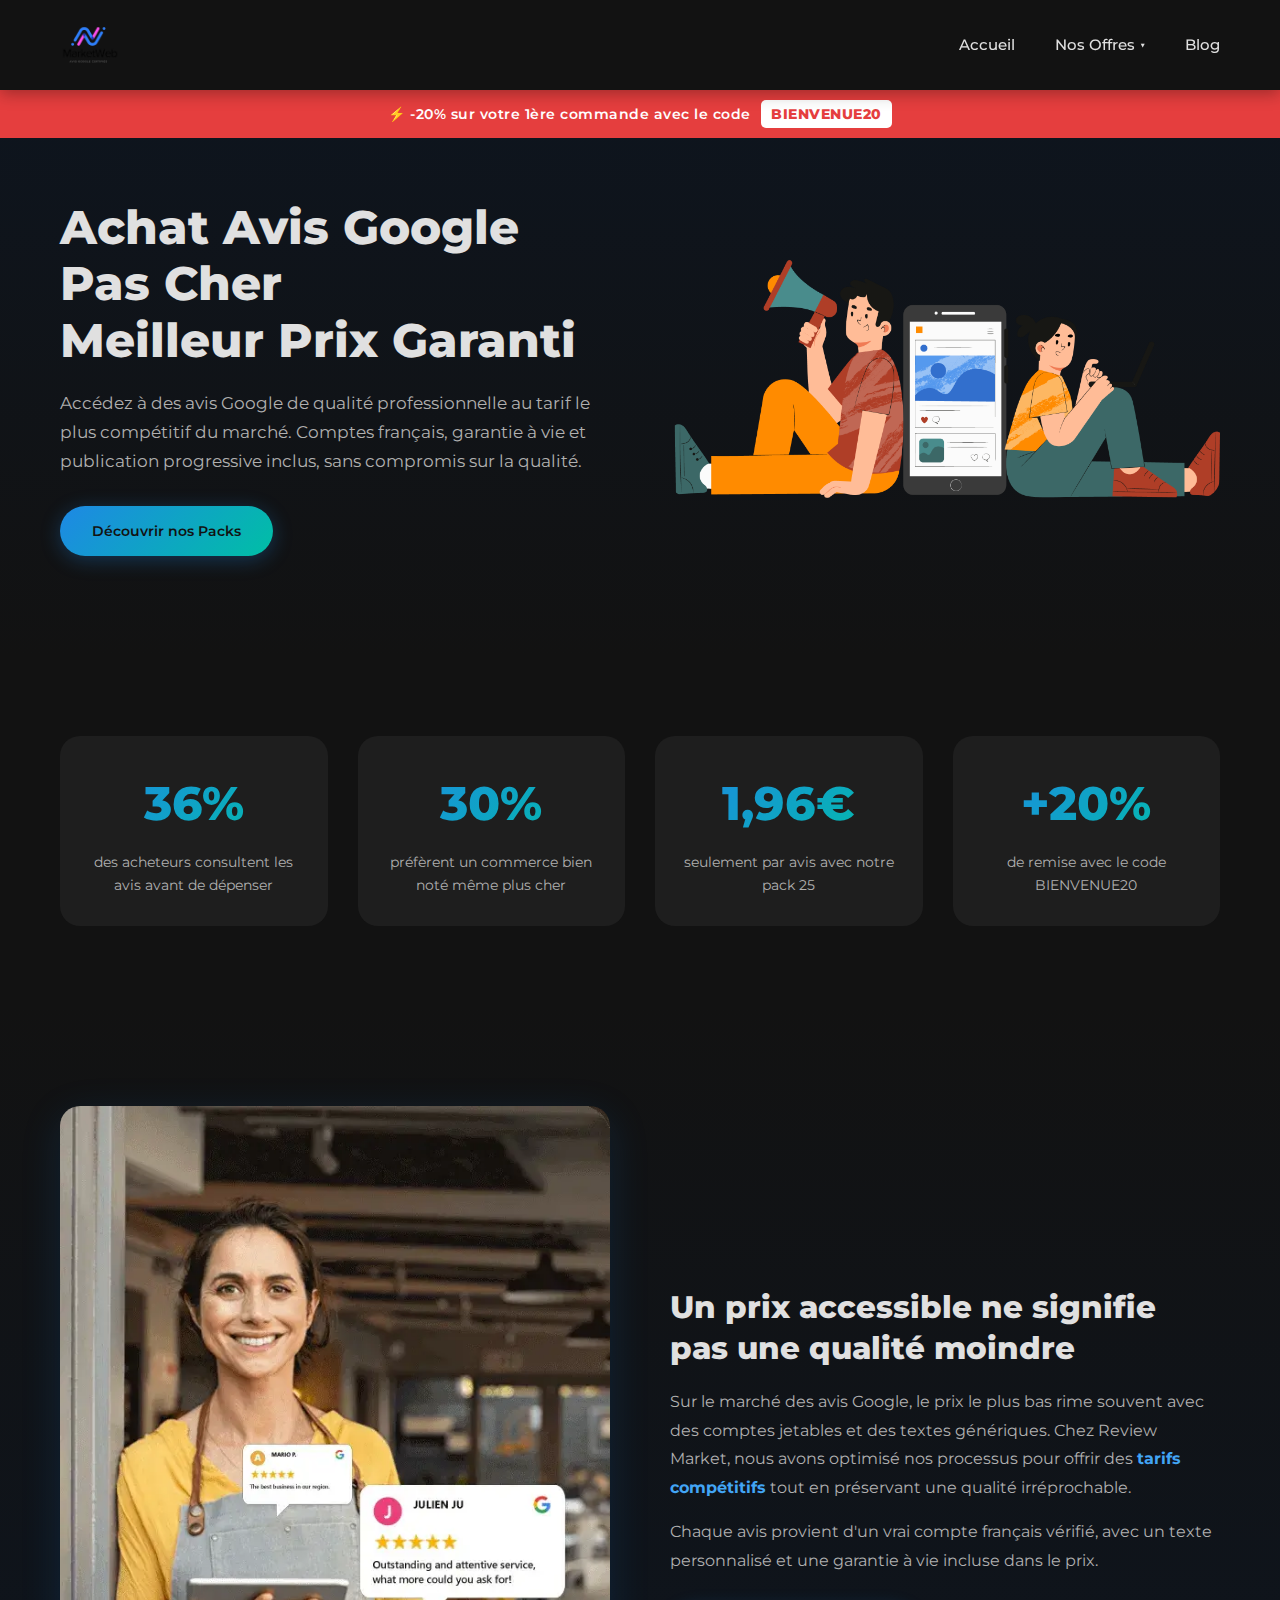
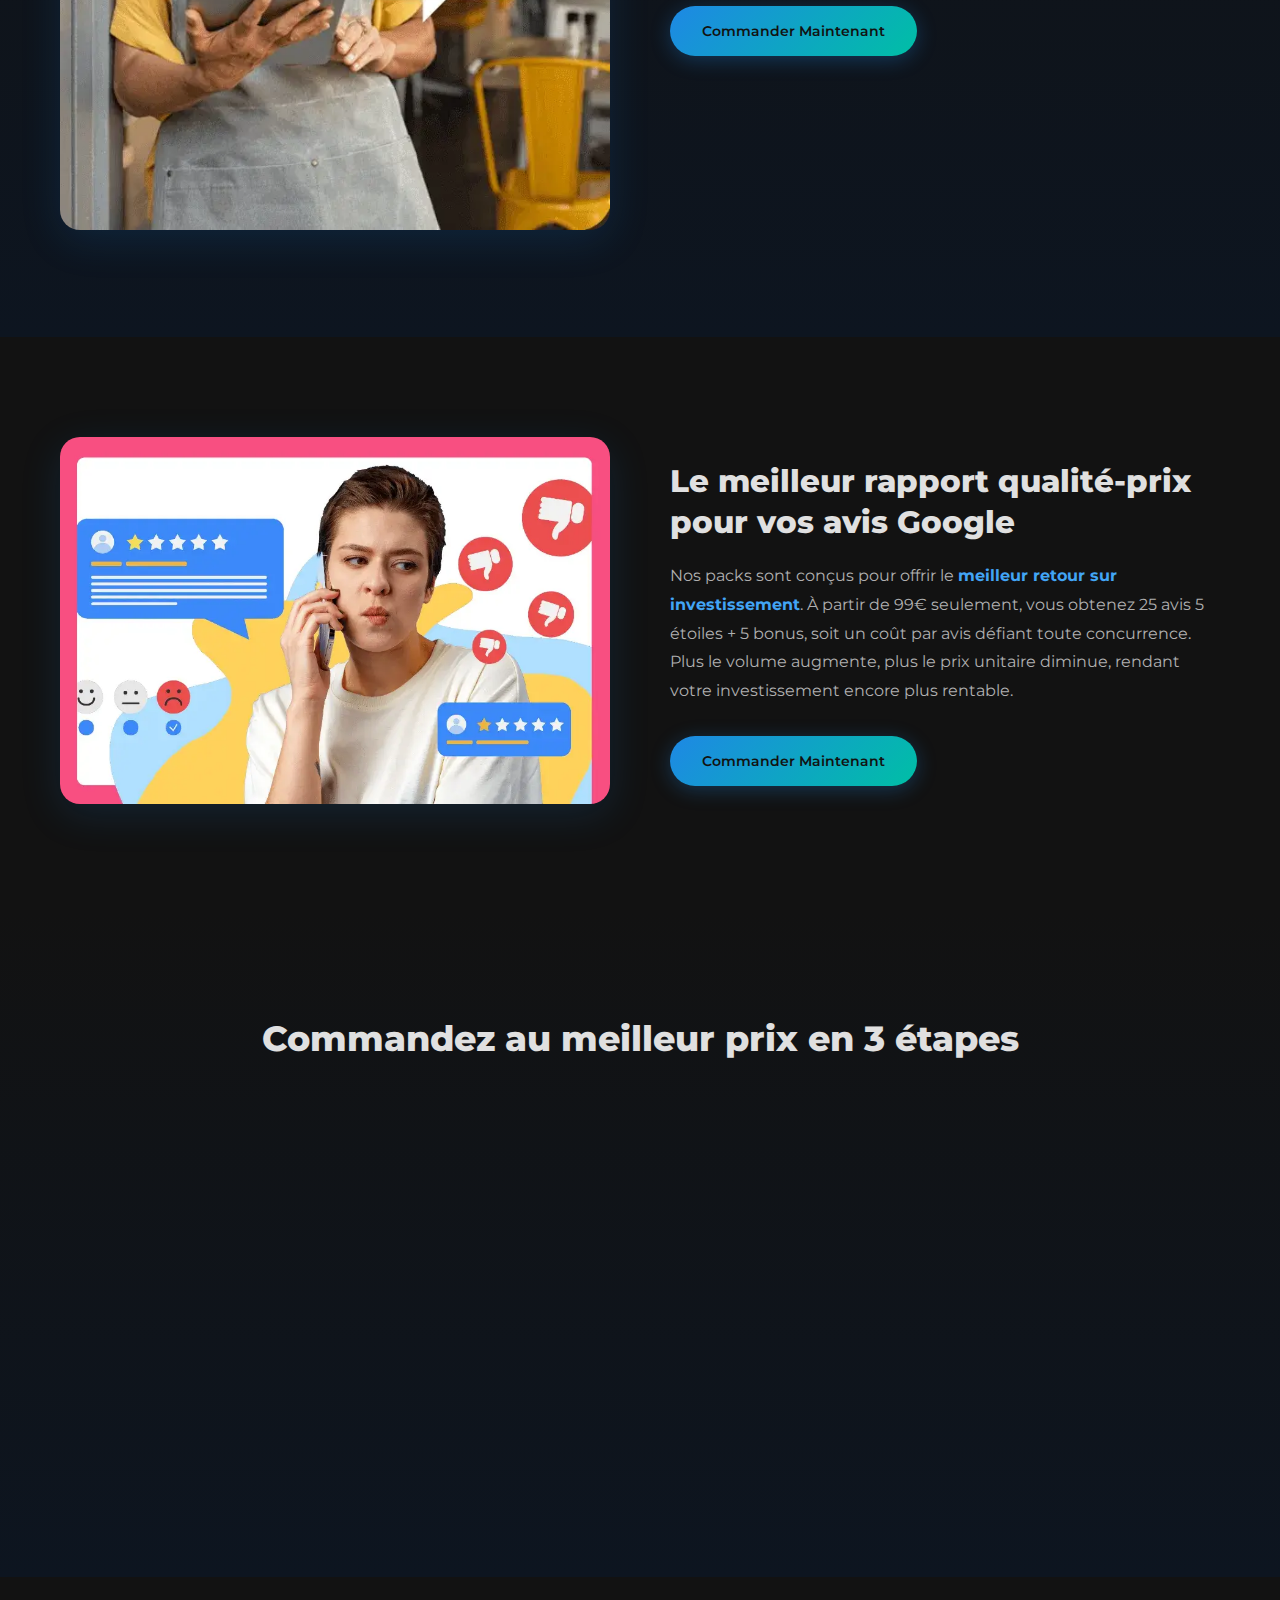
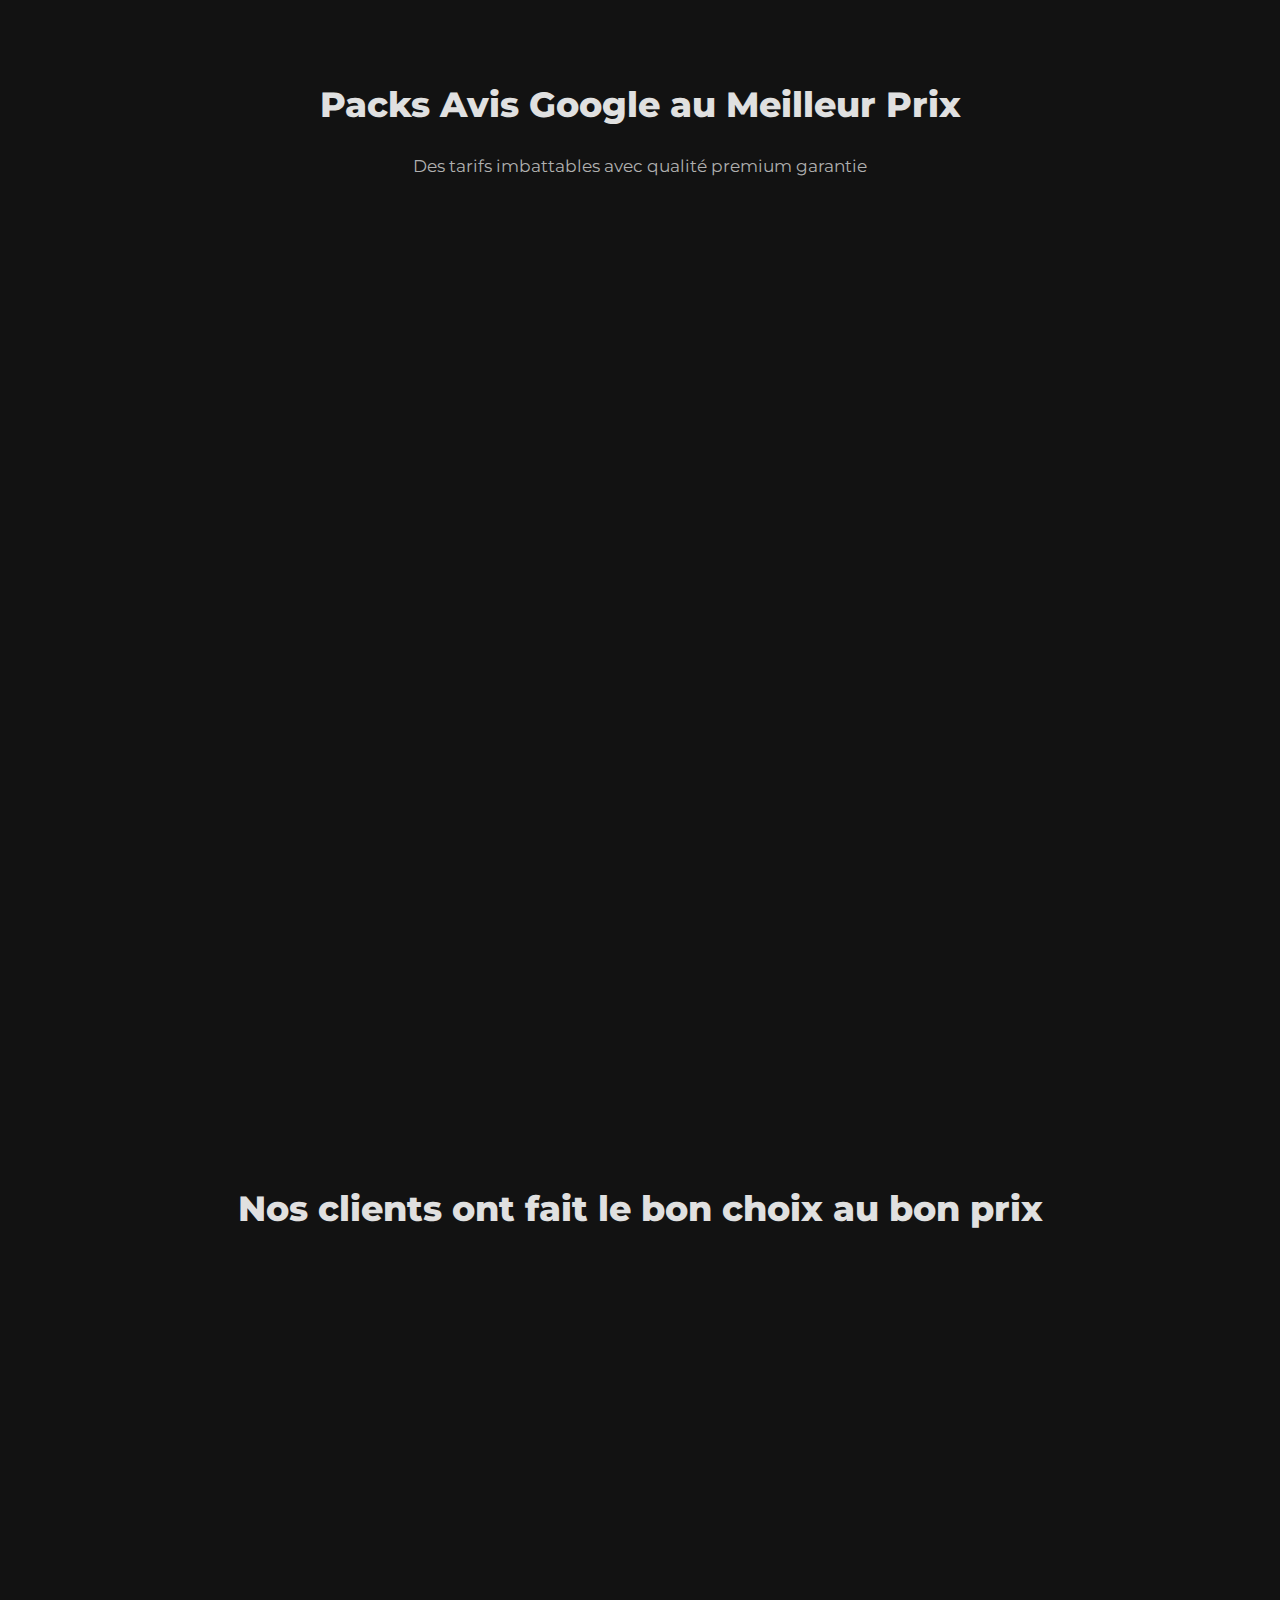
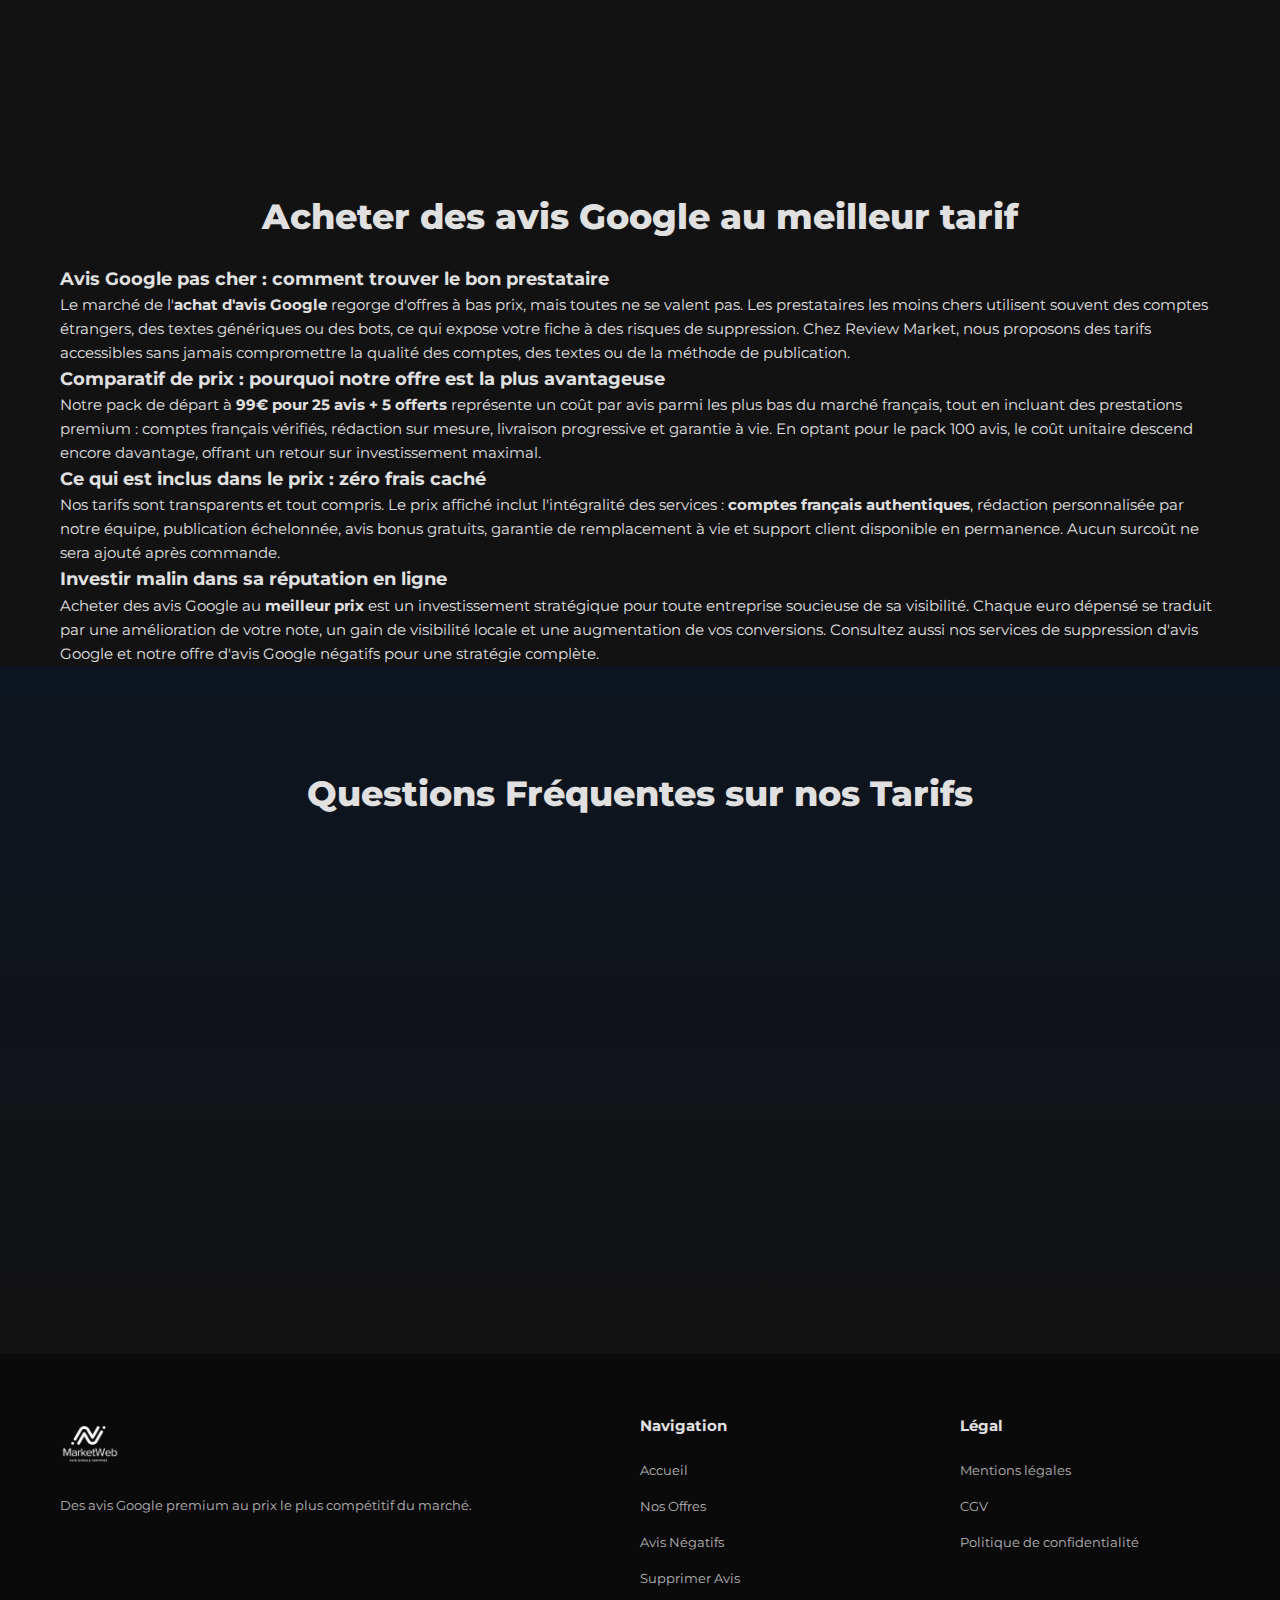
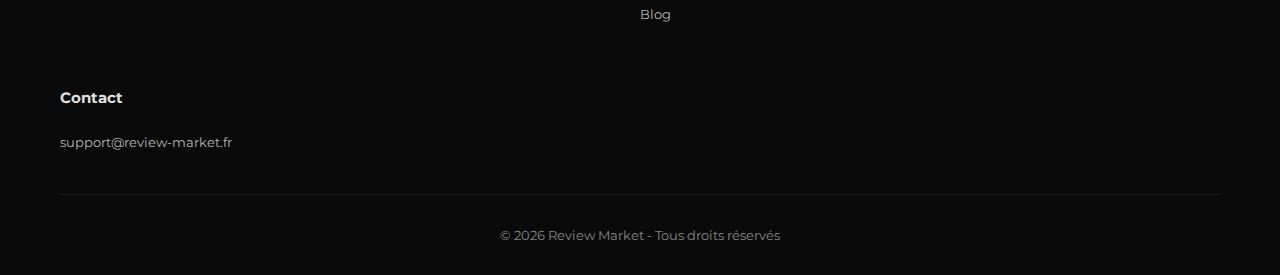
<file: achat-avis-google-pas-cher.html>
<!DOCTYPE html>
<html lang="fr">
<head>
    <meta charset="UTF-8">
    <meta name="viewport" content="width=device-width, initial-scale=1.0">
    <meta name="robots" content="index, follow">
    <title>Achat Avis Google Pas Cher - Meilleur Prix Garanti</title>
    <meta name="description" content="Achetez des avis Google au meilleur prix. Packs a partir de 99 euros avec comptes francais, garantie a vie et livraison progressive inclus.">
    <link rel="canonical" href="https://review-market.fr/achat-avis-google-pas-cher.html"/>
    <link rel="alternate" hreflang="fr-FR" href="https://review-market.fr/achat-avis-google-pas-cher.html"/>
    <meta property="og:type" content="website">
    <meta property="og:url" content="https://review-market.fr/achat-avis-google-pas-cher.html">
    <meta property="og:title" content="Achat Avis Google Pas Cher - Meilleur Prix Garanti">
    <meta property="og:description" content="Achetez des avis Google au meilleur prix. Packs a partir de 99 euros avec comptes francais, garantie a vie et livraison progressive inclus.">
    <meta property="og:image" content="https://review-market.fr/logo.png">
    <meta property="og:locale" content="fr_FR">
    <meta property="og:site_name" content="Review Market">
    <meta name="twitter:card" content="summary_large_image">
    <meta name="twitter:title" content="Achat Avis Google Pas Cher - Meilleur Prix Garanti">
    <meta name="twitter:description" content="Achetez des avis Google au meilleur prix. Packs a partir de 99 euros avec comptes francais, garantie a vie et livraison progressive inclus.">
    <meta name="twitter:image" content="https://review-market.fr/logo.png">
    <link rel="preconnect" href="https://fonts.googleapis.com">
    <link rel="preconnect" href="https://fonts.gstatic.com" crossorigin>
    <link href="https://fonts.googleapis.com/css2?family=Montserrat:wght@400;500;600;700;800&display=swap" rel="stylesheet">
    <link rel="stylesheet" href="styles.css">
    <link rel="icon" type="image/x-icon" href="/favicon.ico">
    <link rel="shortcut icon" href="/favicon.ico">
    <link rel="apple-touch-icon" type="image/png" sizes="96x96" href="./logo/apple-icon-96x96.png">
    <link rel="icon" type="image/png" sizes="32x32" href="./logo/android-icon-32x32.png">
    <link rel="icon" type="image/png" sizes="96x96" href="./logo/android-icon-96x96.png">
    <meta name="msapplication-TileColor" content="#ffffff">
    <meta name="msapplication-TileImage" content="./logo/ms-icon-32x32.png">
    <meta name="msapplication-TileImage" content="./logo/ms-icon-96x96.png">
    <script type="application/ld+json">
    {
        "@context": "https://schema.org",
        "@type": "BreadcrumbList",
        "itemListElement": [
            {
                "@type": "ListItem",
                "position": 1,
                "name": "Accueil",
                "item": "https://review-market.fr/"
            },
            {
                "@type": "ListItem",
                "position": 2,
                "name": "Achat Avis Google Pas Cher",
                "item": "https://review-market.fr/achat-avis-google-pas-cher.html"
            }
        ]
    }
    </script>
    <script type="application/ld+json">
    {
        "@context": "https://schema.org",
        "@type": "Service",
        "serviceType": "Achat d'avis Google pas cher",
        "provider": {
            "@type": "Organization",
            "name": "Review Market",
            "url": "https://review-market.fr"
        },
        "areaServed": {
            "@type": "Country",
            "name": "France"
        },
        "description": "Service d'achat d'avis Google au meilleur prix avec comptes francais verifies, livraison progressive et garantie a vie incluse des 99 euros.",
        "offers": {
            "@type": "AggregateOffer",
            "lowPrice": "99",
            "highPrice": "279",
            "priceCurrency": "EUR",
            "offerCount": "3"
        }
    }
    </script>
    <script type="application/ld+json">
    {
        "@context": "https://schema.org",
        "@type": "FAQPage",
        "mainEntity": [
            {
                "@type": "Question",
                "name": "Pourquoi vos avis Google sont-ils a ce prix ?",
                "acceptedAnswer": {
                    "@type": "Answer",
                    "text": "Nos tarifs refletent un equilibre optimal entre qualite premium et accessibilite. Nous optimisons nos processus pour proposer des prix competitifs tout en maintenant des standards eleves : vrais comptes francais, textes personnalises, publication progressive et garantie a vie."
                }
            },
            {
                "@type": "Question",
                "name": "Les avis pas chers sont-ils de moindre qualite ?",
                "acceptedAnswer": {
                    "@type": "Answer",
                    "text": "Absolument pas. Nos packs a partir de 99 euros incluent exactement les memes prestations que les offres plus couteuses du marche : comptes francais authentiques, redaction sur mesure, publication echelonnee et garantie a vie sans restriction. Le prix accessible ne compromet en rien la qualite."
                }
            },
            {
                "@type": "Question",
                "name": "Que comprend exactement le prix de chaque pack ?",
                "acceptedAnswer": {
                    "@type": "Answer",
                    "text": "Chaque pack inclut : les avis 5 etoiles + les bonus offerts, des comptes francais verifies avec noms et prenoms francais, des textes personnalises adaptes a votre secteur, la possibilite de fournir vos propres textes et images, la publication progressive de 1 a 2 avis par jour, la garantie a vie et le support client disponible 24h/24 et 7j/7."
                }
            },
            {
                "@type": "Question",
                "name": "Proposez-vous des reductions pour les gros volumes ?",
                "acceptedAnswer": {
                    "@type": "Answer",
                    "text": "Oui, nos packs sont deja concus avec une logique degressive. Le pack 100 avis revient nettement moins cher par avis que le pack 25. De plus, avec le code BIENVENUE20, vous beneficiez de 20% de reduction sur votre premiere commande, quelle que soit la formule choisie."
                }
            }
        ]
    }
    </script>
    <script type="application/ld+json">
    {
        "@context": "https://schema.org",
        "@type": "ItemList",
        "itemListElement": [
            {
                "@type": "Product",
                "position": 1,
                "name": "Pack 25 Avis Google Pas Cher",
                "description": "25 avis Google 5 etoiles + 5 offerts au meilleur prix. Comptes francais, textes personnalises, garantie a vie.",
                "image": "https://review-market.fr/logo.png",
                "url": "https://review-market.fr/achat-avis-google-pas-cher.html#offres",
                "brand": {"@type": "Brand", "name": "Review Market"},
                "offers": {
                    "@type": "Offer",
                    "price": "99",
                    "priceCurrency": "EUR",
                    "availability": "https://schema.org/InStock",
                    "shippingDetails": {
                        "@type": "OfferShippingDetails",
                        "shippingRate": {
                            "@type": "MonetaryAmount",
                            "value": "0",
                            "currency": "EUR"
                        },
                        "deliveryTime": {
                            "@type": "ShippingDeliveryTime",
                            "handlingTime": {
                                "@type": "QuantitativeValue",
                                "minValue": 1,
                                "maxValue": 2,
                                "unitCode": "DAY"
                            },
                            "transitTime": {
                                "@type": "QuantitativeValue",
                                "minValue": 3,
                                "maxValue": 14,
                                "unitCode": "DAY"
                            }
                        },
                        "shippingDestination": {
                            "@type": "DefinedRegion",
                            "addressCountry": "FR"
                        }
                    },
                    "hasMerchantReturnPolicy": {
                        "@type": "MerchantReturnPolicy",
                        "applicableCountry": "FR",
                        "returnPolicyCategory": "https://schema.org/MerchantReturnNotPermitted"
                    }
                }
            },
            {
                "@type": "Product",
                "position": 2,
                "name": "Pack 50 Avis Google Pas Cher",
                "description": "50 avis Google 5 etoiles + 10 offerts au meilleur prix. Comptes francais, textes personnalises, garantie a vie.",
                "image": "https://review-market.fr/logo.png",
                "url": "https://review-market.fr/achat-avis-google-pas-cher.html#offres",
                "brand": {"@type": "Brand", "name": "Review Market"},
                "offers": {
                    "@type": "Offer",
                    "price": "169",
                    "priceCurrency": "EUR",
                    "availability": "https://schema.org/InStock",
                    "shippingDetails": {
                        "@type": "OfferShippingDetails",
                        "shippingRate": {
                            "@type": "MonetaryAmount",
                            "value": "0",
                            "currency": "EUR"
                        },
                        "deliveryTime": {
                            "@type": "ShippingDeliveryTime",
                            "handlingTime": {
                                "@type": "QuantitativeValue",
                                "minValue": 1,
                                "maxValue": 2,
                                "unitCode": "DAY"
                            },
                            "transitTime": {
                                "@type": "QuantitativeValue",
                                "minValue": 3,
                                "maxValue": 14,
                                "unitCode": "DAY"
                            }
                        },
                        "shippingDestination": {
                            "@type": "DefinedRegion",
                            "addressCountry": "FR"
                        }
                    },
                    "hasMerchantReturnPolicy": {
                        "@type": "MerchantReturnPolicy",
                        "applicableCountry": "FR",
                        "returnPolicyCategory": "https://schema.org/MerchantReturnNotPermitted"
                    }
                }
            },
            {
                "@type": "Product",
                "position": 3,
                "name": "Pack 100 Avis Google Pas Cher",
                "description": "100 avis Google 5 etoiles + 20 offerts au meilleur prix. Comptes francais, textes personnalises, garantie a vie.",
                "image": "https://review-market.fr/logo.png",
                "url": "https://review-market.fr/achat-avis-google-pas-cher.html#offres",
                "brand": {"@type": "Brand", "name": "Review Market"},
                "offers": {
                    "@type": "Offer",
                    "price": "279",
                    "priceCurrency": "EUR",
                    "availability": "https://schema.org/InStock",
                    "shippingDetails": {
                        "@type": "OfferShippingDetails",
                        "shippingRate": {
                            "@type": "MonetaryAmount",
                            "value": "0",
                            "currency": "EUR"
                        },
                        "deliveryTime": {
                            "@type": "ShippingDeliveryTime",
                            "handlingTime": {
                                "@type": "QuantitativeValue",
                                "minValue": 1,
                                "maxValue": 2,
                                "unitCode": "DAY"
                            },
                            "transitTime": {
                                "@type": "QuantitativeValue",
                                "minValue": 3,
                                "maxValue": 14,
                                "unitCode": "DAY"
                            }
                        },
                        "shippingDestination": {
                            "@type": "DefinedRegion",
                            "addressCountry": "FR"
                        }
                    },
                    "hasMerchantReturnPolicy": {
                        "@type": "MerchantReturnPolicy",
                        "applicableCountry": "FR",
                        "returnPolicyCategory": "https://schema.org/MerchantReturnNotPermitted"
                    }
                }
            }
        ]
    }
    </script>
</head>
<body>
    <header class="header">
        <div class="container">
            <a href="https://review-market.fr" class="logo">
                <img src="logo.png" alt="Avis Google Pas Cher" title="Avis Google Pas Cher" class="logo-img" width="512" height="512">
            </a>
            <nav class="nav">
                <ul class="nav-list">
                    <li><a href="https://review-market.fr" class="nav-link">Accueil</a></li>
                    <li class="nav-item dropdown">
                        <a href="#" class="nav-link">Nos Offres <span class="dropdown-arrow">&#9660;</span></a>
                        <div class="dropdown-menu">
                            <a href="https://review-market.fr#offres">Avis Positifs</a>
                            <a href="https://review-market.fr/acheter-avis-negatif-google.html#offres">Avis N&eacute;gatifs</a>
                            <a href="https://review-market.fr/supprimer-avis-google.html#offres">Supprimer Avis</a>
                        </div>
                    </li>
                    <li><a href="https://review-market.fr/blog/" class="nav-link">Blog</a></li>
                </ul>
            </nav>
            <button class="menu-toggle" aria-label="Menu">
                <span></span>
                <span></span>
                <span></span>
            </button>
        </div>
    </header>
    <div class="promo-bar">&#x26A1; -20% sur votre 1&egrave;re commande avec le code <span class="promo-code">BIENVENUE20</span></div>

    <section id="accueil" class="hero">
        <div class="container">
            <div class="hero-content">
                <h1>Achat Avis Google Pas Cher <br> Meilleur Prix Garanti</h1>
                <p class="hero-subtitle">Acc&eacute;dez &agrave; des avis Google de qualit&eacute; professionnelle au tarif le plus comp&eacute;titif du march&eacute;. Comptes fran&ccedil;ais, garantie &agrave; vie et publication progressive inclus, sans compromis sur la qualit&eacute;.</p>
                <a href="#offres" class="btn btn-primary" title="achat avis google pas cher">D&eacute;couvrir nos Packs</a>
            </div>
            <div class="hero-image">
                <img src="acheter-avis-google-hero.png" alt="achat avis google pas cher" title="achat avis google pas cher" class="hero-img" loading="eager" width="964" height="421">
            </div>
        </div>
    </section>

    <section class="stats">
        <div class="container">
            <div class="stat-card">
                <div class="stat-number" data-target="88" data-suffix="%">88%</div>
                <p>des acheteurs consultent les avis avant de d&eacute;penser</p>
            </div>
            <div class="stat-card">
                <div class="stat-number" data-target="73" data-suffix="%">73%</div>
                <p>pr&eacute;f&egrave;rent un commerce bien not&eacute; m&ecirc;me plus cher</p>
            </div>
            <div class="stat-card">
                <div class="stat-number" data-target="3" data-suffix=",96€">3,96&#8364;</div>
                <p>seulement par avis avec notre pack 25</p>
            </div>
            <div class="stat-card">
                <div class="stat-number" data-target="0" data-static="+20%">+20%</div>
                <p>de remise avec le code BIENVENUE20</p>
            </div>
        </div>
    </section>

    <section class="credibility">
        <div class="container">
            <div class="credibility-image">
                <img src="credibilite-avis-google.webp" alt="avis google pas cher qualite" title="avis google pas cher qualite" class="credibility-img" loading="lazy" width="601" height="791">
            </div>
            <div class="credibility-content">
                <h2>Un prix accessible ne signifie pas une qualit&eacute; moindre</h2>
                <p>Sur le march&eacute; des avis Google, le prix le plus bas rime souvent avec des comptes jetables et des textes g&eacute;n&eacute;riques. Chez Review Market, nous avons optimis&eacute; nos processus pour offrir des <strong>tarifs comp&eacute;titifs</strong> tout en pr&eacute;servant une qualit&eacute; irr&eacute;prochable.</p>
                <p>Chaque avis provient d'un vrai compte fran&ccedil;ais v&eacute;rifi&eacute;, avec un texte personnalis&eacute; et une garantie &agrave; vie incluse dans le prix.</p>
                <a href="#offres" class="btn btn-primary">Commander Maintenant</a>
            </div>
        </div>
    </section>

    <section class="credibility credibility-reverse">
        <div class="container">
            <div class="credibility-content">
                <h2>Le meilleur rapport qualit&eacute;-prix pour vos avis Google</h2>
                <p>Nos packs sont con&ccedil;us pour offrir le <strong>meilleur retour sur investissement</strong>. &Agrave; partir de 99&euro; seulement, vous obtenez 25 avis 5 &eacute;toiles + 5 bonus, soit un co&ucirc;t par avis d&eacute;fiant toute concurrence. Plus le volume augmente, plus le prix unitaire diminue, rendant votre investissement encore plus rentable.</p>
                <a href="#offres" class="btn btn-primary" title="avis google meilleur prix">Commander Maintenant</a>
            </div>
            <div class="credibility-image">
                <img src="avis-clients-google.webp" alt="avis google meilleur prix garanti" title="avis google meilleur prix garanti" class="credibility-img" loading="lazy" width="900" height="600">
            </div>
        </div>
    </section>

    <section class="how-it-works">
        <div class="container">
            <h2 class="section-title">Commandez au meilleur prix en 3 &eacute;tapes</h2>
            <div class="steps">
                <div class="step">
                    <div class="step-icon">
                        <span>1</span>
                    </div>
                    <h3>Choisissez votre pack &eacute;conomique</h3>
                    <p>S&eacute;lectionnez la formule adapt&eacute;e &agrave; votre budget et vos objectifs. Chaque pack inclut des avis bonus offerts pour maximiser votre investissement.</p>
                </div>
                <div class="step">
                    <div class="step-icon">
                        <span>2</span>
                    </div>
                    <h3>&Eacute;change rapide sur WhatsApp</h3>
                    <p>Notre &eacute;quipe vous contacte pour recueillir les informations essentielles sur votre activit&eacute;. Les avis sont r&eacute;dig&eacute;s sur mesure, sans surco&ucirc;t.</p>
                </div>
                <div class="step">
                    <div class="step-icon">
                        <span>3</span>
                    </div>
                    <h3>Livraison progressive incluse</h3>
                    <p>Vos avis sont publi&eacute;s au rythme de 1 &agrave; 2 par jour, sans frais suppl&eacute;mentaires. La publication graduelle fait partie int&eacute;grante de chaque offre.</p>
                </div>
            </div>
        </div>
    </section>

    <section id="offres" class="pricing">
        <div class="container">
            <h2 class="section-title">Packs Avis Google au Meilleur Prix</h2>
            <p class="section-subtitle">Des tarifs imbattables avec qualit&eacute; premium garantie</p>
            <div class="pricing-cards">
                <div class="pricing-card">
                    <div class="pricing-header">
                        <h3>25 Avis Google</h3>
                        <div class="pricing-bonus">+ 5 offerts</div>
                    </div>
                    <div class="pricing-price">
                        <span class="price">99&euro;</span>
                    </div>
                    <ul class="pricing-features">
                        <li><span class="check">&#10003;</span> Comptes &#127467;&#127479;</li>
                        <li><span class="check">&#10003;</span> Nom pr&eacute;nom &#127467;&#127479;</li>
                        <li><span class="check">&#10003;</span> Textes Personnalis&eacute;s</li>
                        <li><span class="check">&#10003;</span> Fournissez vos Textes</li>
                        <li><span class="check">&#10003;</span> Fournissez vos Images</li>
                        <li><span class="check">&#10003;</span> Garantie &agrave; vie</li>
                        <li><span class="check">&#10003;</span> Rythme 1 &agrave; 2 avis/jrs</li>
                        <li><span class="check">&#10003;</span> Service Client 24/7</li>
                    </ul>
                    <a href="https://buy.stripe.com/cNi00i45B4re0GS8bRabK0z" class="btn btn-outline" target="_blank" rel="noopener noreferrer">Commander</a>
                </div>

                <div class="pricing-card featured">
                    <div class="pricing-badge">Meilleur rapport</div>
                    <div class="pricing-header">
                        <h3>50 Avis Google</h3>
                        <div class="pricing-bonus">+ 10 offerts</div>
                    </div>
                    <div class="pricing-price">
                        <span class="price">169&euro;</span>
                    </div>
                    <ul class="pricing-features">
                        <li><span class="check">&#10003;</span> Comptes &#127467;&#127479;</li>
                        <li><span class="check">&#10003;</span> Nom pr&eacute;nom &#127467;&#127479;</li>
                        <li><span class="check">&#10003;</span> Textes Personnalis&eacute;s</li>
                        <li><span class="check">&#10003;</span> Fournissez vos Textes</li>
                        <li><span class="check">&#10003;</span> Fournissez vos Images</li>
                        <li><span class="check">&#10003;</span> Garantie &agrave; vie</li>
                        <li><span class="check">&#10003;</span> Rythme 1 &agrave; 2 avis/jrs</li>
                        <li><span class="check">&#10003;</span> Service Client 24/7</li>
                    </ul>
                    <a href="https://buy.stripe.com/28E28qfOj3na1KW3VBabK0A" class="btn btn-primary" title="avis google pas cher meilleur prix" target="_blank" rel="noopener noreferrer">Commander</a>
                </div>

                <div class="pricing-card">
                    <div class="pricing-header">
                        <h3>100 Avis Google</h3>
                        <div class="pricing-bonus">+ 20 offerts</div>
                    </div>
                    <div class="pricing-price">
                        <span class="price">279&euro;</span>
                    </div>
                    <ul class="pricing-features">
                        <li><span class="check">&#10003;</span> Comptes &#127467;&#127479;</li>
                        <li><span class="check">&#10003;</span> Nom pr&eacute;nom &#127467;&#127479;</li>
                        <li><span class="check">&#10003;</span> Textes Personnalis&eacute;s</li>
                        <li><span class="check">&#10003;</span> Fournissez vos Textes</li>
                        <li><span class="check">&#10003;</span> Fournissez vos Images</li>
                        <li><span class="check">&#10003;</span> Garantie &agrave; vie</li>
                        <li><span class="check">&#10003;</span> Rythme 1 &agrave; 2 avis/jrs</li>
                        <li><span class="check">&#10003;</span> Service Client 24/7</li>
                    </ul>
                    <a href="https://buy.stripe.com/00wfZg59F1f2exI77NabK0B" title="achat avis google prix" class="btn btn-outline" target="_blank" rel="noopener noreferrer">Commander</a>
                </div>
            </div>
        </div>
    </section>

    <section class="testimonials">
        <div class="container">
            <h2 class="section-title">Nos clients ont fait le bon choix au bon prix</h2>
            <div class="testimonials-grid">
                <div class="testimonial-card">
                    <img src="temoignage-achat-avis-google-1.webp" alt="temoignage achat avis google pas cher" title="temoignage achat avis google pas cher" class="testimonial-img" loading="lazy" width="768" height="1496">
                </div>
                <div class="testimonial-card">
                    <img src="temoignage-achat-avis-google-2.webp" alt="avis google pas cher temoignage" title="avis google pas cher temoignage" class="testimonial-img" loading="lazy" width="768" height="1496">
                </div>
                <div class="testimonial-card">
                    <img src="temoignage-achat-avis-google-3.webp" alt="avis google meilleur prix retour client" title="avis google meilleur prix retour client" class="testimonial-img" loading="lazy" width="768" height="1496">
                </div>
                <div class="testimonial-card">
                    <img src="temoignage-achat-avis-google-4.webp" alt="achat avis pas cher satisfaction" title="achat avis pas cher satisfaction" class="testimonial-img" loading="lazy" width="768" height="1496">
                </div>
                <div class="testimonial-card">
                    <img src="temoignage-achat-avis-google-5.webp" alt="avis google prix competitif resultat" title="avis google prix competitif resultat" class="testimonial-img" loading="lazy" width="768" height="1496">
                </div>
            </div>
        </div>
    </section>

    <section class="seo-content">
        <div class="container">
            <h2 class="section-title">Acheter des avis Google au meilleur tarif</h2>
            <div class="seo-text">
                <h3>Avis Google pas cher : comment trouver le bon prestataire</h3>
                <p>Le march&eacute; de l'<strong>achat d'avis Google</strong> regorge d'offres &agrave; bas prix, mais toutes ne se valent pas. Les prestataires les moins chers utilisent souvent des comptes &eacute;trangers, des textes g&eacute;n&eacute;riques ou des bots, ce qui expose votre fiche &agrave; des risques de suppression. Chez Review Market, nous proposons des tarifs accessibles sans jamais compromettre la qualit&eacute; des comptes, des textes ou de la m&eacute;thode de publication.</p>

                <h3>Comparatif de prix : pourquoi notre offre est la plus avantageuse</h3>
                <p>Notre pack de d&eacute;part &agrave; <strong>99&euro; pour 25 avis + 5 offerts</strong> repr&eacute;sente un co&ucirc;t par avis parmi les plus bas du march&eacute; fran&ccedil;ais, tout en incluant des prestations premium : comptes fran&ccedil;ais v&eacute;rifi&eacute;s, r&eacute;daction sur mesure, livraison progressive et garantie &agrave; vie. En optant pour le pack 100 avis, le co&ucirc;t unitaire descend encore davantage, offrant un retour sur investissement maximal.</p>

                <h3>Ce qui est inclus dans le prix : z&eacute;ro frais cach&eacute;</h3>
                <p>Nos tarifs sont transparents et tout compris. Le prix affich&eacute; inclut l'int&eacute;gralit&eacute; des services : <strong>comptes fran&ccedil;ais authentiques</strong>, r&eacute;daction personnalis&eacute;e par notre &eacute;quipe, publication &eacute;chelonn&eacute;e, avis bonus gratuits, garantie de remplacement &agrave; vie et support client disponible en permanence. Aucun surco&ucirc;t ne sera ajout&eacute; apr&egrave;s commande.</p>

                <h3>Investir malin dans sa r&eacute;putation en ligne</h3>
                <p>Acheter des avis Google au <strong>meilleur prix</strong> est un investissement strat&eacute;gique pour toute entreprise soucieuse de sa visibilit&eacute;. Chaque euro d&eacute;pens&eacute; se traduit par une am&eacute;lioration de votre note, un gain de visibilit&eacute; locale et une augmentation de vos conversions. Consultez aussi nos services de <a href="supprimer-avis-google.html">suppression d'avis Google</a> et notre offre d'<a href="acheter-avis-negatif-google.html">avis Google n&eacute;gatifs</a> pour une strat&eacute;gie compl&egrave;te.</p>
            </div>
        </div>
    </section>

    <section class="faq">
        <div class="container">
            <h2 class="section-title">Questions Fr&eacute;quentes sur nos Tarifs</h2>
            <div class="faq-list">
                <div class="faq-item">
                    <button class="faq-question">
                        <span>Pourquoi vos avis Google sont-ils &agrave; ce prix ?</span>
                        <span class="faq-icon">+</span>
                    </button>
                    <div class="faq-answer">
                        <p>Nos tarifs refl&egrave;tent un &eacute;quilibre optimal entre qualit&eacute; premium et accessibilit&eacute;. Nous optimisons nos processus pour proposer des prix comp&eacute;titifs tout en maintenant des standards &eacute;lev&eacute;s : vrais comptes fran&ccedil;ais, textes personnalis&eacute;s, publication progressive et garantie &agrave; vie.</p>
                    </div>
                </div>
                <div class="faq-item">
                    <button class="faq-question">
                        <span>Les avis pas chers sont-ils de moindre qualit&eacute; ?</span>
                        <span class="faq-icon">+</span>
                    </button>
                    <div class="faq-answer">
                        <p>Absolument pas. Nos packs &agrave; partir de 99&euro; incluent exactement les m&ecirc;mes prestations que les offres plus co&ucirc;teuses du march&eacute; : comptes fran&ccedil;ais authentiques, r&eacute;daction sur mesure, publication &eacute;chelonn&eacute;e et garantie &agrave; vie sans restriction. Le prix accessible ne compromet en rien la qualit&eacute;.</p>
                    </div>
                </div>
                <div class="faq-item">
                    <button class="faq-question">
                        <span>Que comprend exactement le prix de chaque pack ?</span>
                        <span class="faq-icon">+</span>
                    </button>
                    <div class="faq-answer">
                        <p>Chaque pack inclut : les avis 5 &eacute;toiles + les bonus offerts, des comptes fran&ccedil;ais v&eacute;rifi&eacute;s avec noms et pr&eacute;noms fran&ccedil;ais, des textes personnalis&eacute;s adapt&eacute;s &agrave; votre secteur, la possibilit&eacute; de fournir vos propres textes et images, la publication progressive, la garantie &agrave; vie et le support client 24/7.</p>
                    </div>
                </div>
                <div class="faq-item">
                    <button class="faq-question">
                        <span>Proposez-vous des r&eacute;ductions pour les gros volumes ?</span>
                        <span class="faq-icon">+</span>
                    </button>
                    <div class="faq-answer">
                        <p>Oui, nos packs sont d&eacute;j&agrave; con&ccedil;us avec une logique d&eacute;gressive. Le pack 100 avis revient nettement moins cher par avis que le pack 25. De plus, avec le code BIENVENUE20, vous b&eacute;n&eacute;ficiez de 20% de r&eacute;duction sur votre premi&egrave;re commande, quelle que soit la formule choisie.</p>
                    </div>
                </div>
            </div>
        </div>
    </section>

    <footer class="footer">
        <div class="container">
            <div class="footer-content">
                <div class="footer-brand">
                    <a href="https://review-market.fr" class="logo">
                        <img src="logo.png" alt="achat avis google pas cher" title="achat avis google pas cher" class="logo-img" width="512" height="512">
                    </a>
                    <p>Des avis Google premium au prix le plus comp&eacute;titif du march&eacute;.</p>
                </div>
                <div class="footer-links">
                    <h4>Navigation</h4>
                    <ul>
                        <li><a href="https://review-market.fr">Accueil</a></li>
                        <li><a href="#offres">Nos Offres</a></li>
                        <li><a href="acheter-avis-negatif-google.html">Avis N&eacute;gatifs</a></li>
                        <li><a href="supprimer-avis-google.html">Supprimer Avis</a></li>
                        <li><a href="https://review-market.fr/blog/">Blog</a></li>
                    </ul>
                </div>
                <div class="footer-links">
                    <h4>L&eacute;gal</h4>
                    <ul>
                        <li><a href="#">Mentions l&eacute;gales</a></li>
                        <li><a href="#">CGV</a></li>
                        <li><a href="#">Politique de confidentialit&eacute;</a></li>
                    </ul>
                </div>
                <div class="footer-links">
                    <h4>Contact</h4>
                    <ul>
                        <li><a href="mailto:support@review-market.fr">support@review-market.fr</a></li>
                    </ul>
                </div>
            </div>
            <div class="footer-bottom">
                <p>&copy; 2026 Review Market - Tous droits r&eacute;serv&eacute;s</p>
            </div>
        </div>
    </footer>

    <script>
        document.addEventListener('DOMContentLoaded', function() {

            const menuToggle = document.querySelector('.menu-toggle');
            const nav = document.querySelector('.nav');

            if (menuToggle && nav) {
                menuToggle.addEventListener('click', function() {
                    nav.classList.toggle('active');
                    menuToggle.classList.toggle('active');
                });

                const navLinks = document.querySelectorAll('.nav-link:not(.nav-item.dropdown > .nav-link)');
                navLinks.forEach(link => {
                    link.addEventListener('click', function() {
                        nav.classList.remove('active');
                        menuToggle.classList.remove('active');
                    });
                });
            }

            const dropdowns = document.querySelectorAll('.nav-item.dropdown');
            dropdowns.forEach(dropdown => {
                const dropdownLink = dropdown.querySelector('.nav-link');
                dropdownLink.addEventListener('click', function(e) {
                    if (window.innerWidth <= 768) {
                        e.preventDefault();
                        dropdown.classList.toggle('active');
                    }
                });
            });

            const dropdownMenuLinks = document.querySelectorAll('.dropdown-menu a');
            dropdownMenuLinks.forEach(link => {
                link.addEventListener('click', function() {
                    if (window.innerWidth <= 768) {
                        const nav = document.querySelector('.nav');
                        const menuToggle = document.querySelector('.menu-toggle');
                        nav.classList.remove('active');
                        menuToggle.classList.remove('active');
                        document.querySelectorAll('.nav-item.dropdown').forEach(d => d.classList.remove('active'));
                    }
                });
            });

            const anchorLinks = document.querySelectorAll('a[href^="#"]');

            anchorLinks.forEach(link => {
                link.addEventListener('click', function(e) {
                    e.preventDefault();
                    const targetId = this.getAttribute('href');
                    const targetElement = document.querySelector(targetId);

                    if (targetElement) {
                        const headerHeight = document.querySelector('.header').offsetHeight;
                        const targetPosition = targetElement.offsetTop - headerHeight;

                        window.scrollTo({
                            top: targetPosition,
                            behavior: 'smooth'
                        });
                    }
                });
            });

            const faqItems = document.querySelectorAll('.faq-item');

            faqItems.forEach(item => {
                const question = item.querySelector('.faq-question');

                question.addEventListener('click', function() {
                    faqItems.forEach(otherItem => {
                        if (otherItem !== item && otherItem.classList.contains('active')) {
                            otherItem.classList.remove('active');
                        }
                    });

                    item.classList.toggle('active');
                });
            });

            const sections = document.querySelectorAll('section[id]');
            const navLinksAll = document.querySelectorAll('.nav-link');

            function updateActiveNav() {
                const scrollPosition = window.scrollY + 100;

                sections.forEach(section => {
                    const sectionTop = section.offsetTop;
                    const sectionHeight = section.offsetHeight;
                    const sectionId = section.getAttribute('id');

                    if (scrollPosition >= sectionTop && scrollPosition < sectionTop + sectionHeight) {
                        navLinksAll.forEach(link => {
                            link.classList.remove('active');
                            if (link.getAttribute('href') === '#' + sectionId) {
                                link.classList.add('active');
                            }
                        });
                    }
                });
            }

            window.addEventListener('scroll', updateActiveNav);

            const header = document.querySelector('.header');

            function updateHeader() {
                if (window.scrollY > 50) {
                    header.style.boxShadow = '0 4px 20px rgba(0, 0, 0, 0.1)';
                } else {
                    header.style.boxShadow = '0 4px 15px rgba(0, 0, 0, 0.08)';
                }
            }

            window.addEventListener('scroll', updateHeader);

            const animateElements = document.querySelectorAll('.stat-card, .step, .pricing-card, .testimonial-card, .blog-card, .faq-item');

            const observerOptions = {
                threshold: 0.1,
                rootMargin: '0px 0px -50px 0px'
            };

            const observer = new IntersectionObserver(function(entries) {
                entries.forEach(entry => {
                    if (entry.isIntersecting) {
                        entry.target.style.opacity = '1';
                        entry.target.style.transform = 'translateY(0)';
                    }
                });
            }, observerOptions);

            animateElements.forEach(element => {
                element.style.opacity = '0';
                element.style.transform = 'translateY(30px)';
                element.style.transition = 'opacity 0.6s ease, transform 0.6s ease';
                observer.observe(element);
            });

            const statNumbers = document.querySelectorAll('.stat-number');
            let animated = false;
            function animateCounters() {
                if (animated) return;
                statNumbers.forEach(stat => {
                    const staticText = stat.getAttribute('data-static');
                    if (staticText) { stat.textContent = staticText; return; }
                    const target = parseInt(stat.getAttribute('data-target') || stat.textContent);
                    const suffix = stat.getAttribute('data-suffix') || '%';
                    if (isNaN(target) || target <= 0) return;
                    let current = 0;
                    const increment = target / 50;
                    const duration = 2000;
                    const stepTime = duration / 50;
                    const counter = setInterval(() => {
                        current += increment;
                        if (current >= target) { stat.textContent = target + suffix; clearInterval(counter); }
                        else { stat.textContent = Math.floor(current) + suffix; }
                    }, stepTime);
                });
                animated = true;
            }
            const statsSection = document.querySelector('.stats');
            if (statsSection) {
                const statsObserver = new IntersectionObserver((entries) => {
                    entries.forEach(entry => { if (entry.isIntersecting) { animateCounters(); } });
                }, { threshold: 0.5 });
                statsObserver.observe(statsSection);
            }

        });
    </script>
</body>
</html>
</file>
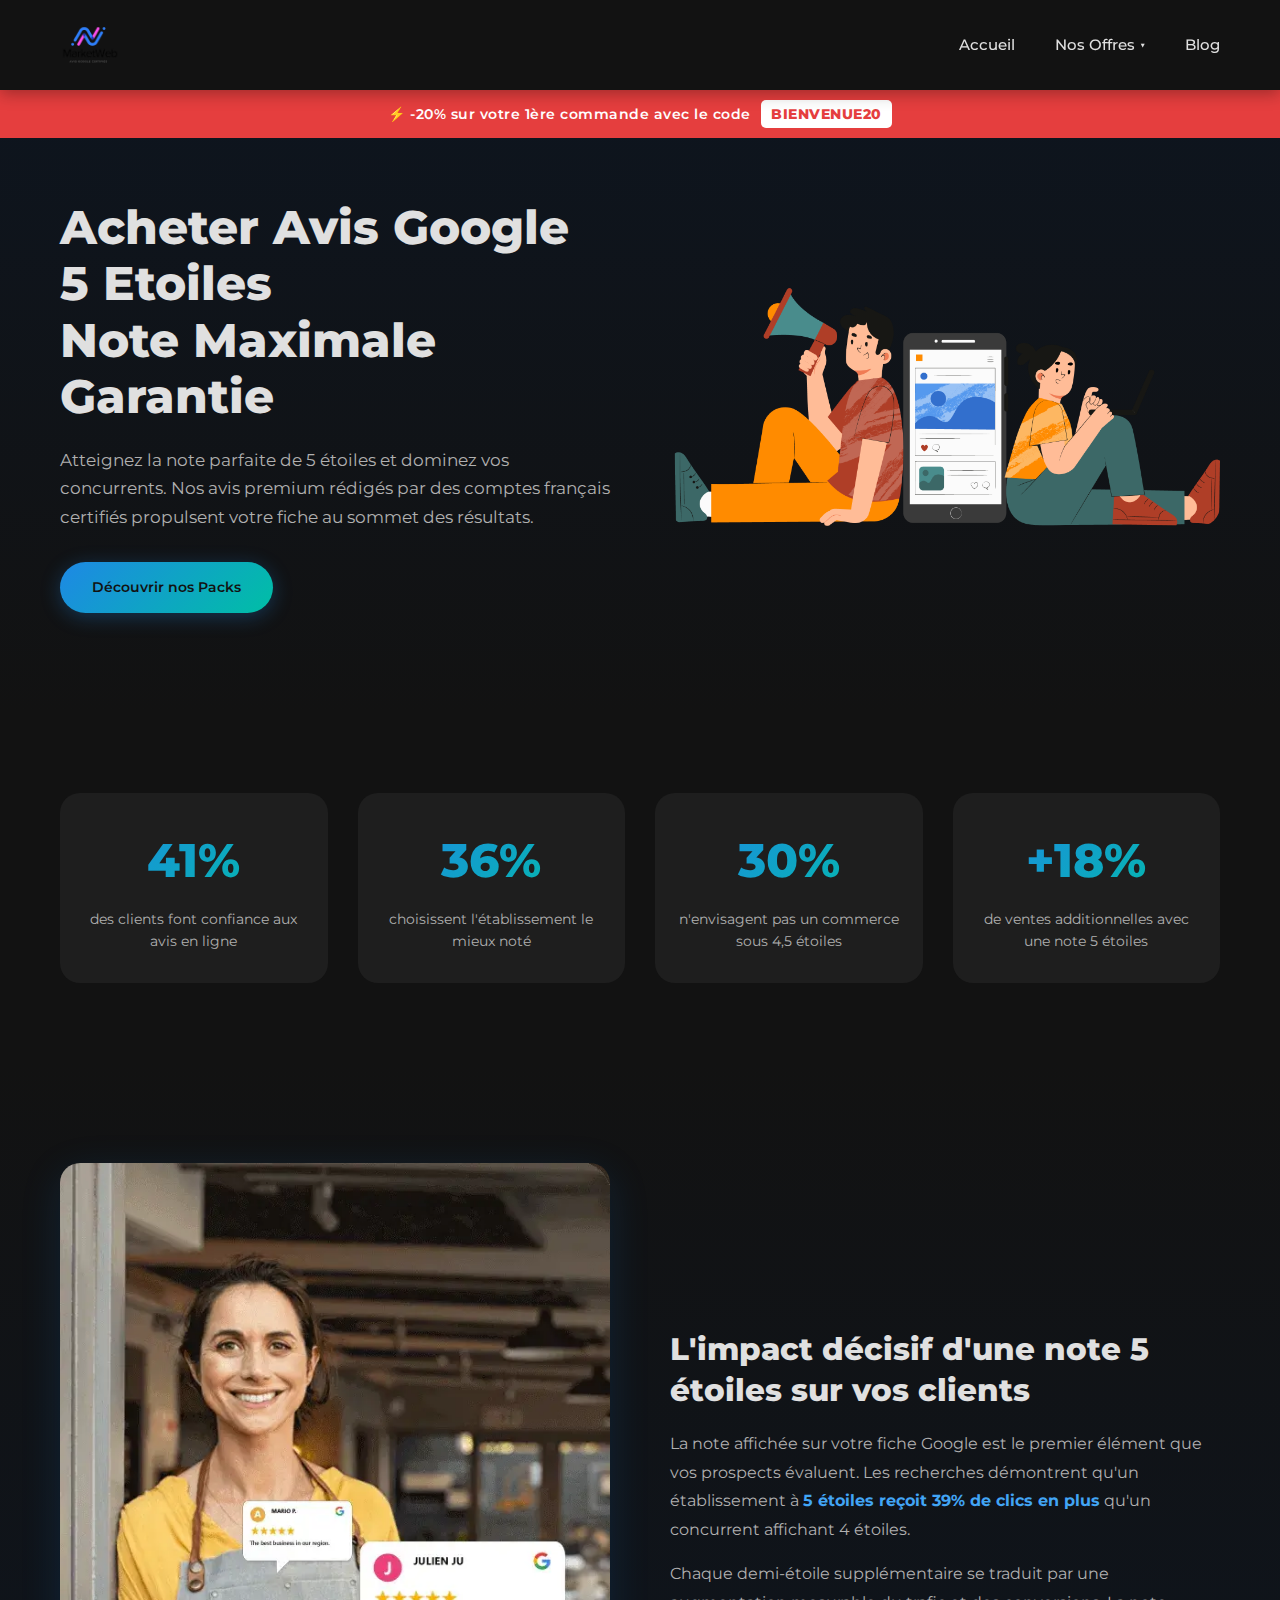
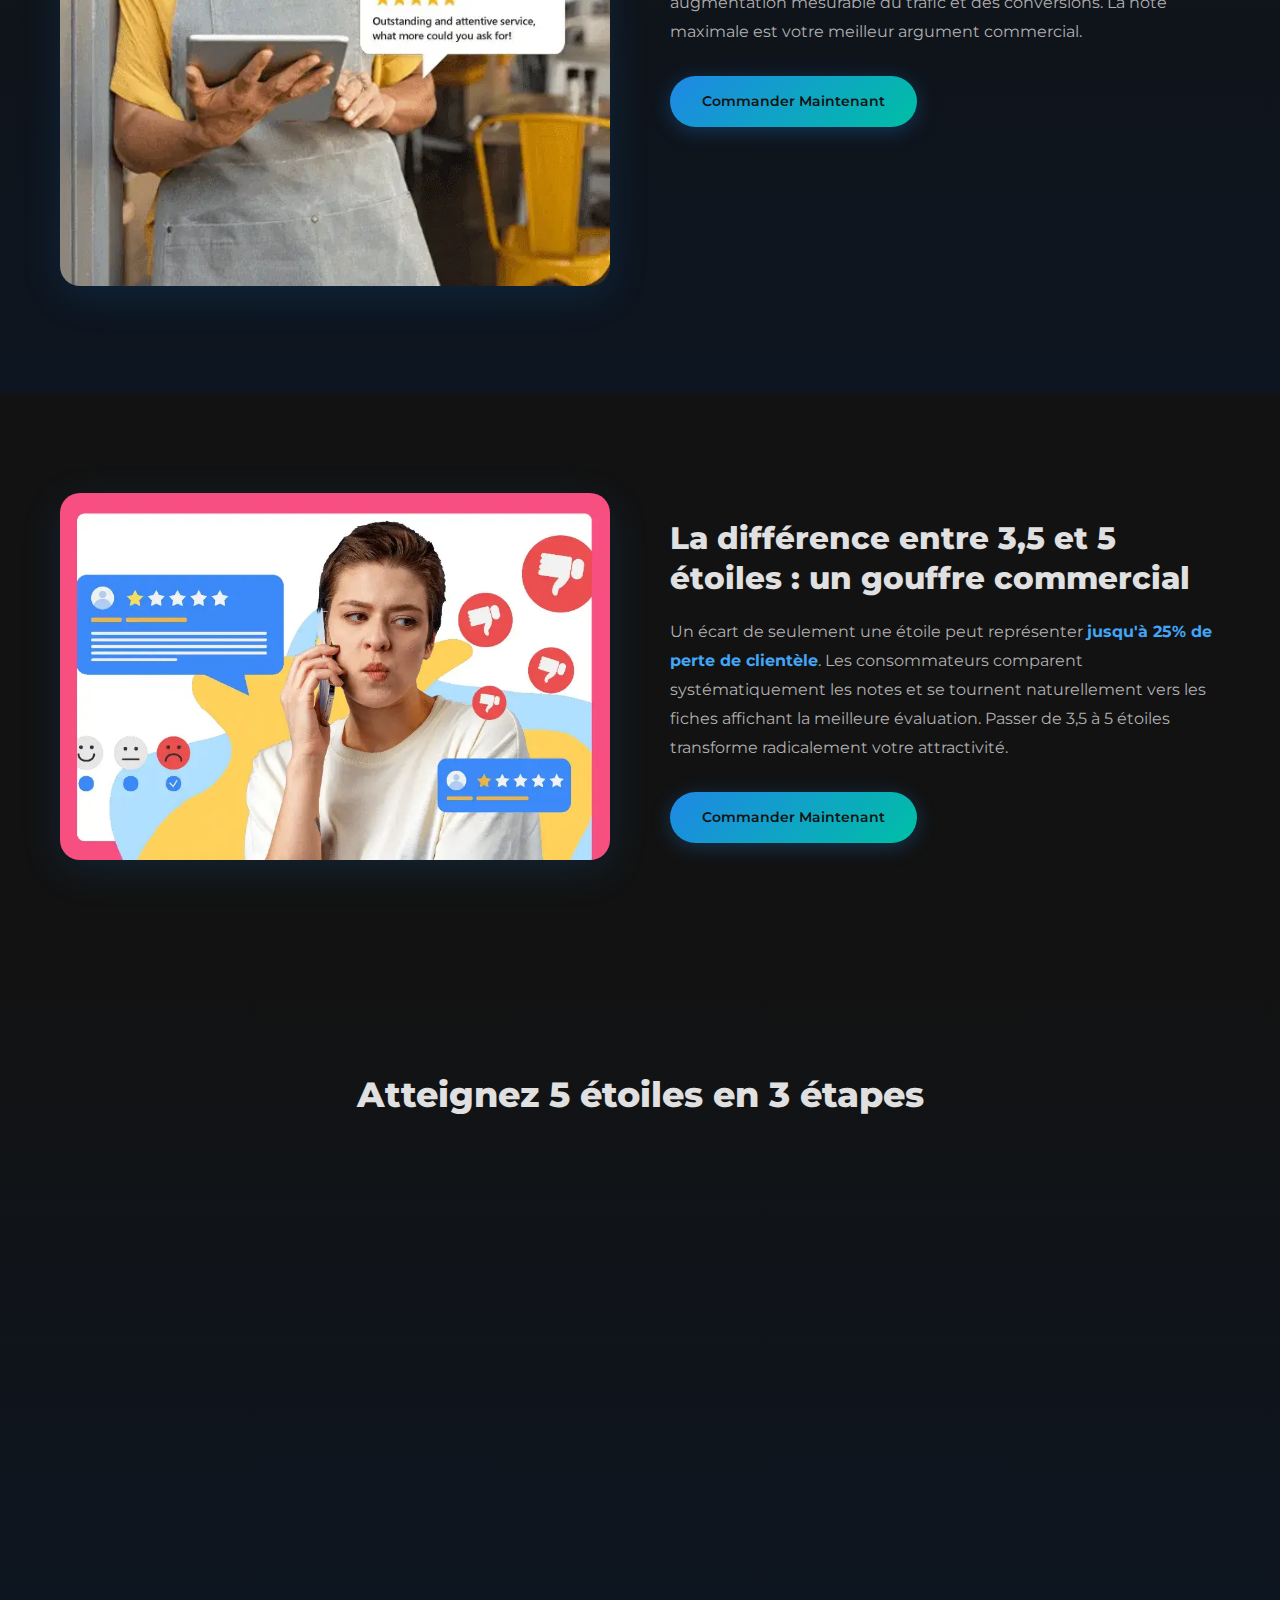
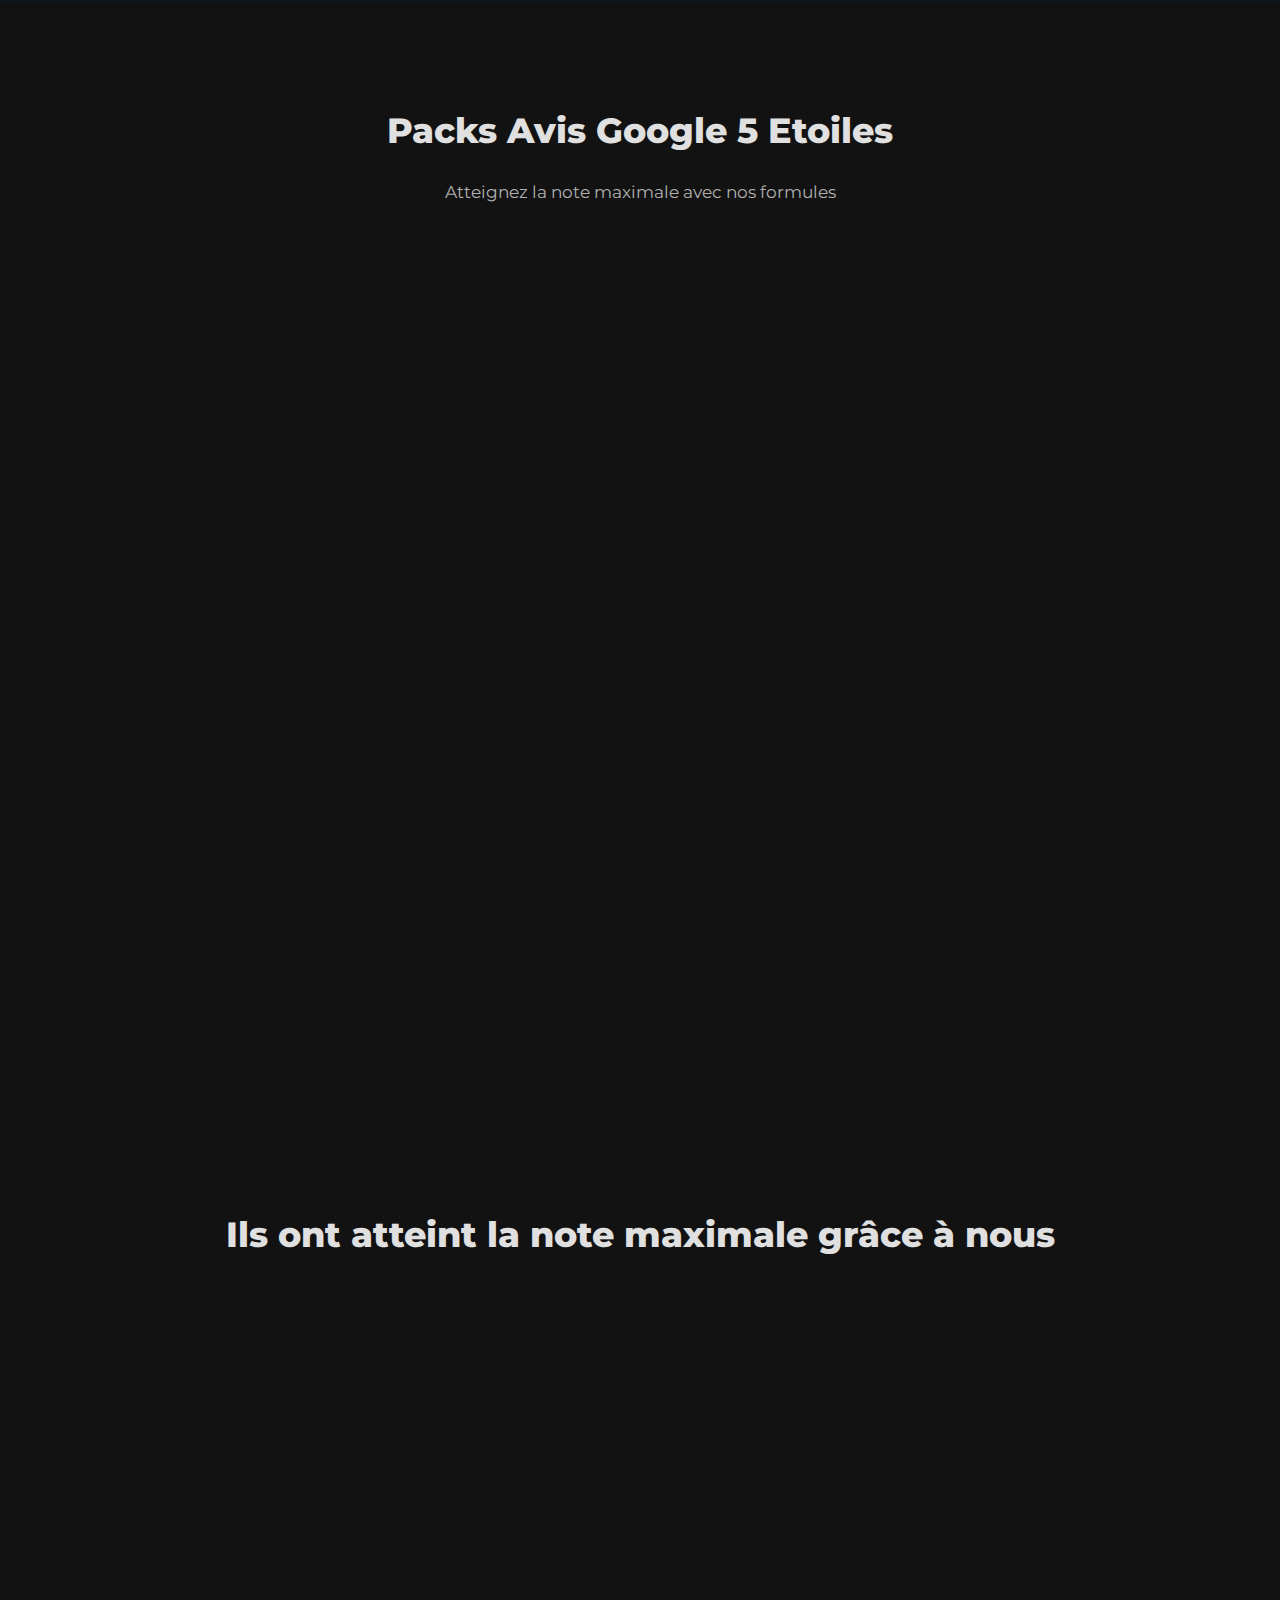
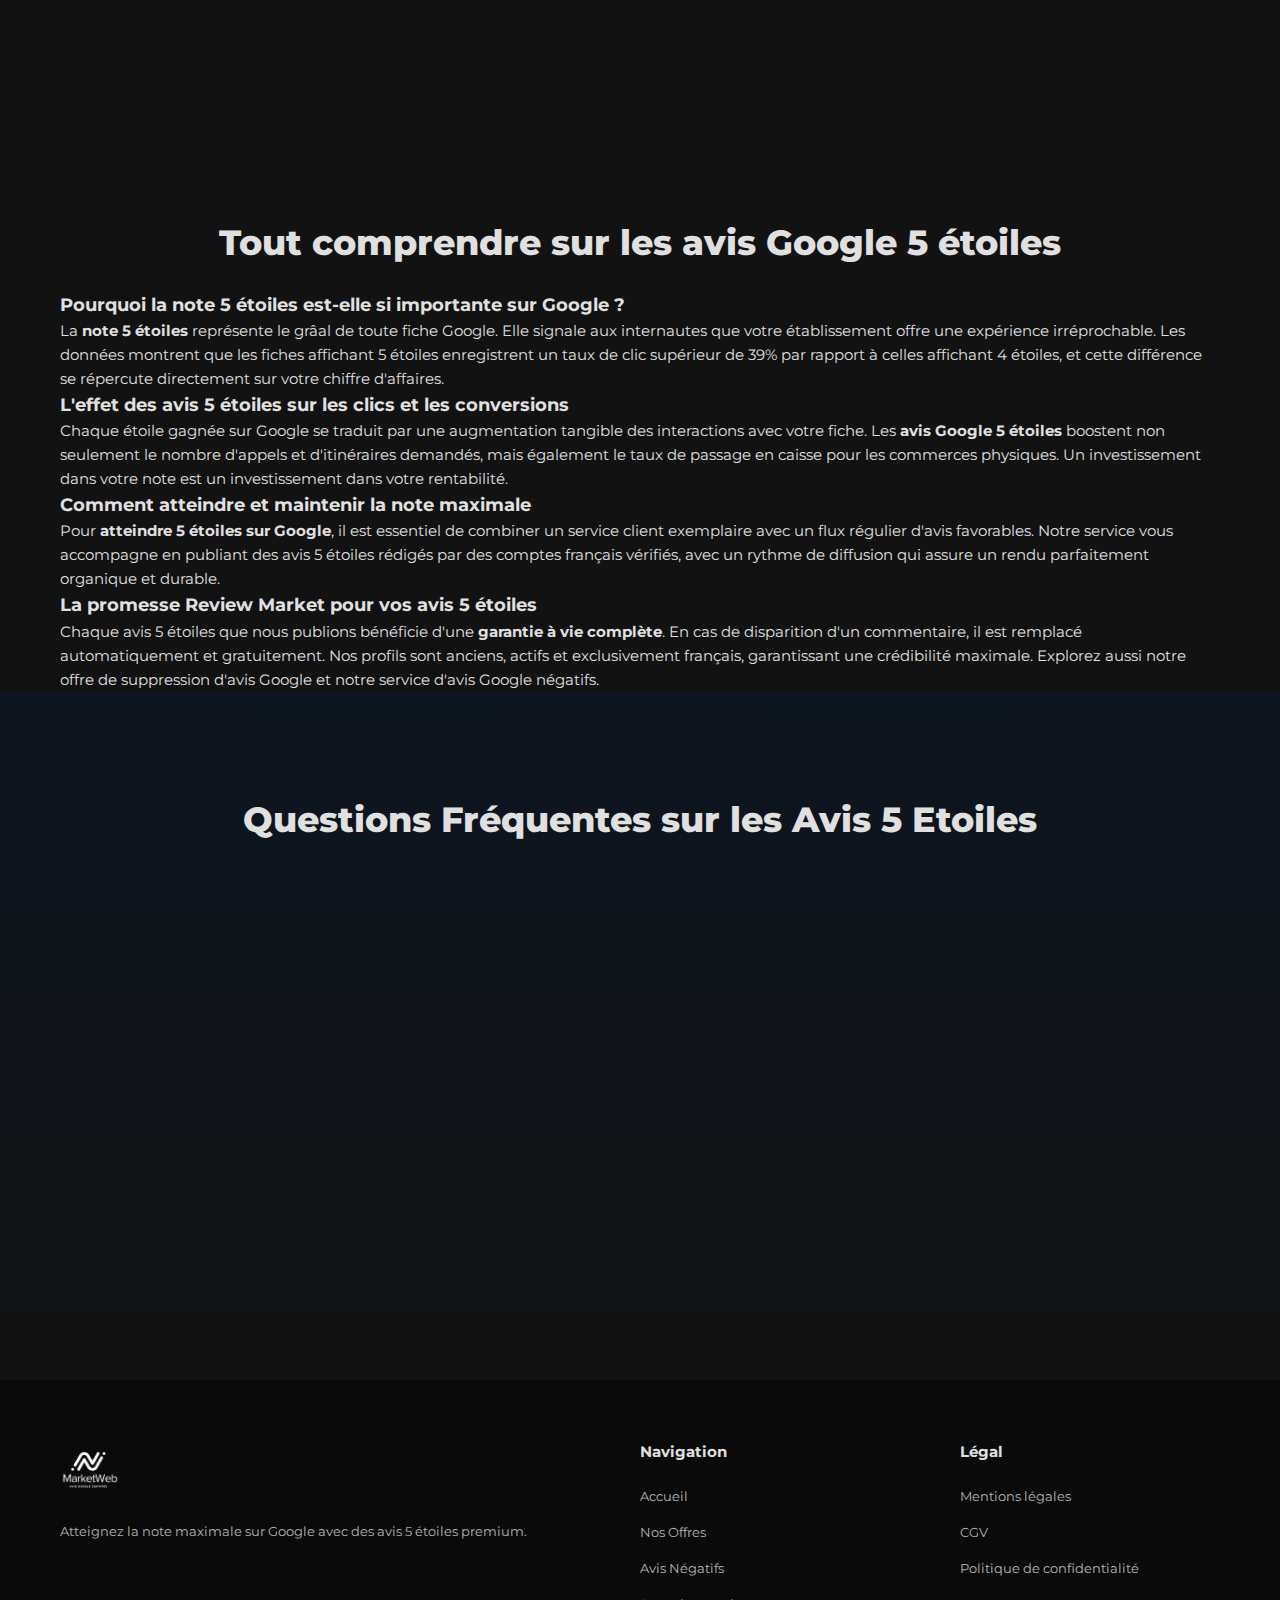
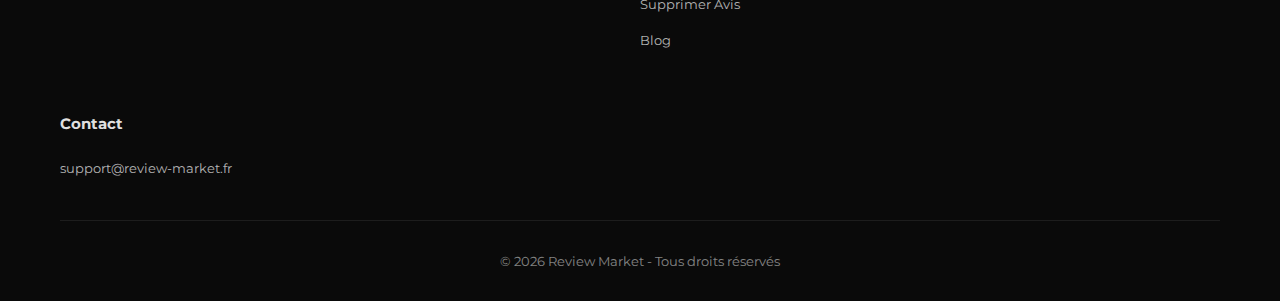
<file: acheter-avis-google-5-etoiles.html>
<!DOCTYPE html>
<html lang="fr">
<head>
    <meta charset="UTF-8">
    <meta name="viewport" content="width=device-width, initial-scale=1.0">
    <meta name="robots" content="index, follow">
    <title>Acheter Avis Google 5 Etoiles - Note Maximale Garantie</title>
    <meta name="description" content="Obtenez des avis Google 5 etoiles pour atteindre la note maximale. Comptes verifies francais, redaction sur mesure et garantie a vie des 99 euros.">
    <link rel="canonical" href="https://review-market.fr/acheter-avis-google-5-etoiles.html"/>
    <link rel="alternate" hreflang="fr-FR" href="https://review-market.fr/acheter-avis-google-5-etoiles.html"/>
    <meta property="og:type" content="website">
    <meta property="og:url" content="https://review-market.fr/acheter-avis-google-5-etoiles.html">
    <meta property="og:title" content="Acheter Avis Google 5 Etoiles - Note Maximale Garantie">
    <meta property="og:description" content="Obtenez des avis Google 5 etoiles pour atteindre la note maximale. Comptes verifies francais, redaction sur mesure et garantie a vie des 99 euros.">
    <meta property="og:image" content="https://review-market.fr/logo.png">
    <meta property="og:locale" content="fr_FR">
    <meta property="og:site_name" content="Review Market">
    <meta name="twitter:card" content="summary_large_image">
    <meta name="twitter:title" content="Acheter Avis Google 5 Etoiles - Note Maximale Garantie">
    <meta name="twitter:description" content="Obtenez des avis Google 5 etoiles pour atteindre la note maximale. Comptes verifies francais, redaction sur mesure et garantie a vie des 99 euros.">
    <meta name="twitter:image" content="https://review-market.fr/logo.png">
    <link rel="preconnect" href="https://fonts.googleapis.com">
    <link rel="preconnect" href="https://fonts.gstatic.com" crossorigin>
    <link href="https://fonts.googleapis.com/css2?family=Montserrat:wght@400;500;600;700;800&display=swap" rel="stylesheet">
    <link rel="stylesheet" href="styles.css">
    <link rel="icon" type="image/x-icon" href="/favicon.ico">
    <link rel="shortcut icon" href="/favicon.ico">
    <link rel="apple-touch-icon" type="image/png" sizes="96x96" href="./logo/apple-icon-96x96.png">
    <link rel="icon" type="image/png" sizes="32x32" href="./logo/android-icon-32x32.png">
    <link rel="icon" type="image/png" sizes="96x96" href="./logo/android-icon-96x96.png">
    <meta name="msapplication-TileColor" content="#ffffff">
    <meta name="msapplication-TileImage" content="./logo/ms-icon-32x32.png">
    <meta name="msapplication-TileImage" content="./logo/ms-icon-96x96.png">
    <script type="application/ld+json">
    {
        "@context": "https://schema.org",
        "@type": "BreadcrumbList",
        "itemListElement": [
            {
                "@type": "ListItem",
                "position": 1,
                "name": "Accueil",
                "item": "https://review-market.fr/"
            },
            {
                "@type": "ListItem",
                "position": 2,
                "name": "Acheter Avis Google 5 Etoiles",
                "item": "https://review-market.fr/acheter-avis-google-5-etoiles.html"
            }
        ]
    }
    </script>
    <script type="application/ld+json">
    {
        "@context": "https://schema.org",
        "@type": "Service",
        "serviceType": "Achat d'avis Google 5 etoiles",
        "provider": {
            "@type": "Organization",
            "name": "Review Market",
            "url": "https://review-market.fr"
        },
        "areaServed": {
            "@type": "Country",
            "name": "France"
        },
        "description": "Service d'achat d'avis Google 5 etoiles pour atteindre la note maximale. Comptes francais verifies, redaction personnalisee et garantie a vie.",
        "offers": {
            "@type": "AggregateOffer",
            "lowPrice": "99",
            "highPrice": "279",
            "priceCurrency": "EUR",
            "offerCount": "3"
        }
    }
    </script>
    <script type="application/ld+json">
    {
        "@context": "https://schema.org",
        "@type": "FAQPage",
        "mainEntity": [
            {
                "@type": "Question",
                "name": "Vais-je obtenir exactement des avis 5 etoiles ?",
                "acceptedAnswer": {
                    "@type": "Answer",
                    "text": "Oui, chaque avis publie dans le cadre de nos packs est systematiquement note 5 etoiles. Nous garantissons la note maximale sur l'ensemble des commentaires deposes sur votre fiche Google."
                }
            },
            {
                "@type": "Question",
                "name": "Ma note actuelle est basse, combien d'avis 5 etoiles me faut-il ?",
                "acceptedAnswer": {
                    "@type": "Answer",
                    "text": "Cela depend de votre nombre total d'avis existants et de votre note actuelle. Notre equipe vous conseille gratuitement sur le volume necessaire pour atteindre la note cible souhaitee. En general, 25 a 50 avis 5 etoiles suffisent pour transformer significativement votre note globale."
                }
            },
            {
                "@type": "Question",
                "name": "De combien d'avis ai-je besoin pour atteindre 5 etoiles ?",
                "acceptedAnswer": {
                    "@type": "Answer",
                    "text": "Le nombre requis varie selon votre situation de depart. Si vous partez de zero, 25 avis 5 etoiles vous placent directement a la note maximale. Si vous avez deja des avis existants, nous calculons le volume optimal pour faire remonter votre moyenne."
                }
            },
            {
                "@type": "Question",
                "name": "Les avis 5 etoiles paraissent-ils naturels ?",
                "acceptedAnswer": {
                    "@type": "Answer",
                    "text": "Absolument. Chaque avis est redige de maniere unique avec des textes varies et personnalises pour votre activite. La publication echelonnee de 1 a 2 avis par jour reproduit un flux organique de retours clients parfaitement credible."
                }
            }
        ]
    }
    </script>
    <script type="application/ld+json">
    {
        "@context": "https://schema.org",
        "@type": "ItemList",
        "itemListElement": [
            {
                "@type": "Product",
                "position": 1,
                "name": "Pack 25 Avis Google 5 Etoiles",
                "description": "25 avis Google 5 etoiles + 5 offerts. Comptes francais verifies, textes personnalises, garantie a vie.",
                "image": "https://review-market.fr/logo.png",
                "url": "https://review-market.fr/acheter-avis-google-5-etoiles.html#offres",
                "brand": {"@type": "Brand", "name": "Review Market"},
                "offers": {
                    "@type": "Offer",
                    "price": "99",
                    "priceCurrency": "EUR",
                    "availability": "https://schema.org/InStock",
                    "shippingDetails": {
                        "@type": "OfferShippingDetails",
                        "shippingRate": {
                            "@type": "MonetaryAmount",
                            "value": "0",
                            "currency": "EUR"
                        },
                        "deliveryTime": {
                            "@type": "ShippingDeliveryTime",
                            "handlingTime": {
                                "@type": "QuantitativeValue",
                                "minValue": 1,
                                "maxValue": 2,
                                "unitCode": "DAY"
                            },
                            "transitTime": {
                                "@type": "QuantitativeValue",
                                "minValue": 3,
                                "maxValue": 14,
                                "unitCode": "DAY"
                            }
                        },
                        "shippingDestination": {
                            "@type": "DefinedRegion",
                            "addressCountry": "FR"
                        }
                    },
                    "hasMerchantReturnPolicy": {
                        "@type": "MerchantReturnPolicy",
                        "applicableCountry": "FR",
                        "returnPolicyCategory": "https://schema.org/MerchantReturnNotPermitted"
                    }
                }
            },
            {
                "@type": "Product",
                "position": 2,
                "name": "Pack 50 Avis Google 5 Etoiles",
                "description": "50 avis Google 5 etoiles + 10 offerts. Comptes francais verifies, textes personnalises, garantie a vie.",
                "image": "https://review-market.fr/logo.png",
                "url": "https://review-market.fr/acheter-avis-google-5-etoiles.html#offres",
                "brand": {"@type": "Brand", "name": "Review Market"},
                "offers": {
                    "@type": "Offer",
                    "price": "169",
                    "priceCurrency": "EUR",
                    "availability": "https://schema.org/InStock",
                    "shippingDetails": {
                        "@type": "OfferShippingDetails",
                        "shippingRate": {
                            "@type": "MonetaryAmount",
                            "value": "0",
                            "currency": "EUR"
                        },
                        "deliveryTime": {
                            "@type": "ShippingDeliveryTime",
                            "handlingTime": {
                                "@type": "QuantitativeValue",
                                "minValue": 1,
                                "maxValue": 2,
                                "unitCode": "DAY"
                            },
                            "transitTime": {
                                "@type": "QuantitativeValue",
                                "minValue": 3,
                                "maxValue": 14,
                                "unitCode": "DAY"
                            }
                        },
                        "shippingDestination": {
                            "@type": "DefinedRegion",
                            "addressCountry": "FR"
                        }
                    },
                    "hasMerchantReturnPolicy": {
                        "@type": "MerchantReturnPolicy",
                        "applicableCountry": "FR",
                        "returnPolicyCategory": "https://schema.org/MerchantReturnNotPermitted"
                    }
                }
            },
            {
                "@type": "Product",
                "position": 3,
                "name": "Pack 100 Avis Google 5 Etoiles",
                "description": "100 avis Google 5 etoiles + 20 offerts. Comptes francais verifies, textes personnalises, garantie a vie.",
                "image": "https://review-market.fr/logo.png",
                "url": "https://review-market.fr/acheter-avis-google-5-etoiles.html#offres",
                "brand": {"@type": "Brand", "name": "Review Market"},
                "offers": {
                    "@type": "Offer",
                    "price": "279",
                    "priceCurrency": "EUR",
                    "availability": "https://schema.org/InStock",
                    "shippingDetails": {
                        "@type": "OfferShippingDetails",
                        "shippingRate": {
                            "@type": "MonetaryAmount",
                            "value": "0",
                            "currency": "EUR"
                        },
                        "deliveryTime": {
                            "@type": "ShippingDeliveryTime",
                            "handlingTime": {
                                "@type": "QuantitativeValue",
                                "minValue": 1,
                                "maxValue": 2,
                                "unitCode": "DAY"
                            },
                            "transitTime": {
                                "@type": "QuantitativeValue",
                                "minValue": 3,
                                "maxValue": 14,
                                "unitCode": "DAY"
                            }
                        },
                        "shippingDestination": {
                            "@type": "DefinedRegion",
                            "addressCountry": "FR"
                        }
                    },
                    "hasMerchantReturnPolicy": {
                        "@type": "MerchantReturnPolicy",
                        "applicableCountry": "FR",
                        "returnPolicyCategory": "https://schema.org/MerchantReturnNotPermitted"
                    }
                }
            }
        ]
    }
    </script>
</head>
<body>
    <header class="header">
        <div class="container">
            <a href="https://review-market.fr" class="logo">
                <img src="logo.png" alt="Avis Google 5 Etoiles" title="Avis Google 5 Etoiles" class="logo-img" width="512" height="512">
            </a>
            <nav class="nav">
                <ul class="nav-list">
                    <li><a href="https://review-market.fr" class="nav-link">Accueil</a></li>
                    <li class="nav-item dropdown">
                        <a href="#" class="nav-link">Nos Offres <span class="dropdown-arrow">&#9660;</span></a>
                        <div class="dropdown-menu">
                            <a href="https://review-market.fr#offres">Avis Positifs</a>
                            <a href="https://review-market.fr/acheter-avis-negatif-google.html#offres">Avis N&eacute;gatifs</a>
                            <a href="https://review-market.fr/supprimer-avis-google.html#offres">Supprimer Avis</a>
                        </div>
                    </li>
                    <li><a href="https://review-market.fr/blog/" class="nav-link">Blog</a></li>
                </ul>
            </nav>
            <button class="menu-toggle" aria-label="Menu">
                <span></span>
                <span></span>
                <span></span>
            </button>
        </div>
    </header>
    <div class="promo-bar">&#x26A1; -20% sur votre 1&egrave;re commande avec le code <span class="promo-code">BIENVENUE20</span></div>

    <section id="accueil" class="hero">
        <div class="container">
            <div class="hero-content">
                <h1>Acheter Avis Google 5 Etoiles <br> Note Maximale Garantie</h1>
                <p class="hero-subtitle">Atteignez la note parfaite de 5 &eacute;toiles et dominez vos concurrents. Nos avis premium r&eacute;dig&eacute;s par des comptes fran&ccedil;ais certifi&eacute;s propulsent votre fiche au sommet des r&eacute;sultats.</p>
                <a href="#offres" class="btn btn-primary" title="acheter avis google 5 etoiles">D&eacute;couvrir nos Packs</a>
            </div>
            <div class="hero-image">
                <img src="acheter-avis-google-hero.png" alt="acheter avis google 5 etoiles" title="acheter avis google 5 etoiles" class="hero-img" loading="eager" width="964" height="421">
            </div>
        </div>
    </section>

    <section class="stats">
        <div class="container">
            <div class="stat-card">
                <div class="stat-number" data-target="94" data-suffix="%">94%</div>
                <p>des clients font confiance aux avis en ligne</p>
            </div>
            <div class="stat-card">
                <div class="stat-number" data-target="82" data-suffix="%">82%</div>
                <p>choisissent l'&eacute;tablissement le mieux not&eacute;</p>
            </div>
            <div class="stat-card">
                <div class="stat-number" data-target="70" data-suffix="%">70%</div>
                <p>n'envisagent pas un commerce sous 4,5 &eacute;toiles</p>
            </div>
            <div class="stat-card">
                <div class="stat-number" data-target="0" data-static="+18%">+18%</div>
                <p>de ventes additionnelles avec une note 5 &eacute;toiles</p>
            </div>
        </div>
    </section>

    <section class="credibility">
        <div class="container">
            <div class="credibility-image">
                <img src="credibilite-avis-google.webp" alt="impact avis 5 etoiles google" title="impact avis 5 etoiles google" class="credibility-img" loading="lazy" width="601" height="791">
            </div>
            <div class="credibility-content">
                <h2>L'impact d&eacute;cisif d'une note 5 &eacute;toiles sur vos clients</h2>
                <p>La note affich&eacute;e sur votre fiche Google est le premier &eacute;l&eacute;ment que vos prospects &eacute;valuent. Les recherches d&eacute;montrent qu'un &eacute;tablissement &agrave; <strong>5 &eacute;toiles re&ccedil;oit 39% de clics en plus</strong> qu'un concurrent affichant 4 &eacute;toiles.</p>
                <p>Chaque demi-&eacute;toile suppl&eacute;mentaire se traduit par une augmentation mesurable du trafic et des conversions. La note maximale est votre meilleur argument commercial.</p>
                <a href="#offres" class="btn btn-primary">Commander Maintenant</a>
            </div>
        </div>
    </section>

    <section class="credibility credibility-reverse">
        <div class="container">
            <div class="credibility-content">
                <h2>La diff&eacute;rence entre 3,5 et 5 &eacute;toiles : un gouffre commercial</h2>
                <p>Un &eacute;cart de seulement une &eacute;toile peut repr&eacute;senter <strong>jusqu'&agrave; 25% de perte de client&egrave;le</strong>. Les consommateurs comparent syst&eacute;matiquement les notes et se tournent naturellement vers les fiches affichant la meilleure &eacute;valuation. Passer de 3,5 &agrave; 5 &eacute;toiles transforme radicalement votre attractivit&eacute;.</p>
                <a href="#offres" class="btn btn-primary" title="obtenir note 5 etoiles google">Commander Maintenant</a>
            </div>
            <div class="credibility-image">
                <img src="avis-clients-google.webp" alt="note 5 etoiles google difference" title="note 5 etoiles google difference" class="credibility-img" loading="lazy" width="900" height="600">
            </div>
        </div>
    </section>

    <section class="how-it-works">
        <div class="container">
            <h2 class="section-title">Atteignez 5 &eacute;toiles en 3 &eacute;tapes</h2>
            <div class="steps">
                <div class="step">
                    <div class="step-icon">
                        <span>1</span>
                    </div>
                    <h3>D&eacute;finissez votre objectif</h3>
                    <p>Choisissez le volume d'avis 5 &eacute;toiles n&eacute;cessaire pour atteindre la note maximale. Notre &eacute;quipe peut vous conseiller sur le nombre id&eacute;al.</p>
                </div>
                <div class="step">
                    <div class="step-icon">
                        <span>2</span>
                    </div>
                    <h3>R&eacute;daction personnalis&eacute;e</h3>
                    <p>Apr&egrave;s &eacute;change sur WhatsApp, nos r&eacute;dacteurs cr&eacute;ent des avis 5 &eacute;toiles uniques, d&eacute;taill&eacute;s et parfaitement coh&eacute;rents avec votre secteur d'activit&eacute;.</p>
                </div>
                <div class="step">
                    <div class="step-icon">
                        <span>3</span>
                    </div>
                    <h3>Mont&eacute;e progressive de la note</h3>
                    <p>Les avis 5 &eacute;toiles sont publi&eacute;s graduellement. Votre note grimpe naturellement et durablement vers le maximum.</p>
                </div>
            </div>
        </div>
    </section>

    <section id="offres" class="pricing">
        <div class="container">
            <h2 class="section-title">Packs Avis Google 5 Etoiles</h2>
            <p class="section-subtitle">Atteignez la note maximale avec nos formules</p>
            <div class="pricing-cards">
                <div class="pricing-card">
                    <div class="pricing-header">
                        <h3>25 Avis 5 Etoiles</h3>
                        <div class="pricing-bonus">+ 5 offerts</div>
                    </div>
                    <div class="pricing-price">
                        <span class="price">99&euro;</span>
                    </div>
                    <ul class="pricing-features">
                        <li><span class="check">&#10003;</span> Comptes &#127467;&#127479;</li>
                        <li><span class="check">&#10003;</span> Nom pr&eacute;nom &#127467;&#127479;</li>
                        <li><span class="check">&#10003;</span> Textes Personnalis&eacute;s</li>
                        <li><span class="check">&#10003;</span> Fournissez vos Textes</li>
                        <li><span class="check">&#10003;</span> Fournissez vos Images</li>
                        <li><span class="check">&#10003;</span> Garantie &agrave; vie</li>
                        <li><span class="check">&#10003;</span> Rythme 1 &agrave; 2 avis/jrs</li>
                        <li><span class="check">&#10003;</span> Service Client 24/7</li>
                    </ul>
                    <a href="https://buy.stripe.com/cNi00i45B4re0GS8bRabK0z" class="btn btn-outline" target="_blank" rel="noopener noreferrer">Commander</a>
                </div>

                <div class="pricing-card featured">
                    <div class="pricing-badge">Populaire</div>
                    <div class="pricing-header">
                        <h3>50 Avis 5 Etoiles</h3>
                        <div class="pricing-bonus">+ 10 offerts</div>
                    </div>
                    <div class="pricing-price">
                        <span class="price">169&euro;</span>
                    </div>
                    <ul class="pricing-features">
                        <li><span class="check">&#10003;</span> Comptes &#127467;&#127479;</li>
                        <li><span class="check">&#10003;</span> Nom pr&eacute;nom &#127467;&#127479;</li>
                        <li><span class="check">&#10003;</span> Textes Personnalis&eacute;s</li>
                        <li><span class="check">&#10003;</span> Fournissez vos Textes</li>
                        <li><span class="check">&#10003;</span> Fournissez vos Images</li>
                        <li><span class="check">&#10003;</span> Garantie &agrave; vie</li>
                        <li><span class="check">&#10003;</span> Rythme 1 &agrave; 2 avis/jrs</li>
                        <li><span class="check">&#10003;</span> Service Client 24/7</li>
                    </ul>
                    <a href="https://buy.stripe.com/28E28qfOj3na1KW3VBabK0A" class="btn btn-primary" title="acheter avis google 5 etoiles pas cher" target="_blank" rel="noopener noreferrer">Commander</a>
                </div>

                <div class="pricing-card">
                    <div class="pricing-header">
                        <h3>100 Avis 5 Etoiles</h3>
                        <div class="pricing-bonus">+ 20 offerts</div>
                    </div>
                    <div class="pricing-price">
                        <span class="price">279&euro;</span>
                    </div>
                    <ul class="pricing-features">
                        <li><span class="check">&#10003;</span> Comptes &#127467;&#127479;</li>
                        <li><span class="check">&#10003;</span> Nom pr&eacute;nom &#127467;&#127479;</li>
                        <li><span class="check">&#10003;</span> Textes Personnalis&eacute;s</li>
                        <li><span class="check">&#10003;</span> Fournissez vos Textes</li>
                        <li><span class="check">&#10003;</span> Fournissez vos Images</li>
                        <li><span class="check">&#10003;</span> Garantie &agrave; vie</li>
                        <li><span class="check">&#10003;</span> Rythme 1 &agrave; 2 avis/jrs</li>
                        <li><span class="check">&#10003;</span> Service Client 24/7</li>
                    </ul>
                    <a href="https://buy.stripe.com/00wfZg59F1f2exI77NabK0B" title="avis google 5 etoiles achat" class="btn btn-outline" target="_blank" rel="noopener noreferrer">Commander</a>
                </div>
            </div>
        </div>
    </section>

    <section class="testimonials">
        <div class="container">
            <h2 class="section-title">Ils ont atteint la note maximale gr&acirc;ce &agrave; nous</h2>
            <div class="testimonials-grid">
                <div class="testimonial-card">
                    <img src="temoignage-achat-avis-google-1.webp" alt="temoignage avis google 5 etoiles" title="temoignage avis google 5 etoiles" class="testimonial-img" loading="lazy" width="768" height="1496">
                </div>
                <div class="testimonial-card">
                    <img src="temoignage-achat-avis-google-2.webp" alt="avis 5 etoiles temoignage client" title="avis 5 etoiles temoignage client" class="testimonial-img" loading="lazy" width="768" height="1496">
                </div>
                <div class="testimonial-card">
                    <img src="temoignage-achat-avis-google-3.webp" alt="achat avis 5 etoiles google retour" title="achat avis 5 etoiles google retour" class="testimonial-img" loading="lazy" width="768" height="1496">
                </div>
                <div class="testimonial-card">
                    <img src="temoignage-achat-avis-google-4.webp" alt="note maximale google satisfaction" title="note maximale google satisfaction" class="testimonial-img" loading="lazy" width="768" height="1496">
                </div>
                <div class="testimonial-card">
                    <img src="temoignage-achat-avis-google-5.webp" alt="avis google 5 etoiles resultat" title="avis google 5 etoiles resultat" class="testimonial-img" loading="lazy" width="768" height="1496">
                </div>
            </div>
        </div>
    </section>

    <section class="seo-content">
        <div class="container">
            <h2 class="section-title">Tout comprendre sur les avis Google 5 &eacute;toiles</h2>
            <div class="seo-text">
                <h3>Pourquoi la note 5 &eacute;toiles est-elle si importante sur Google ?</h3>
                <p>La <strong>note 5 &eacute;toiles</strong> repr&eacute;sente le gr&acirc;al de toute fiche Google. Elle signale aux internautes que votre &eacute;tablissement offre une exp&eacute;rience irr&eacute;prochable. Les donn&eacute;es montrent que les fiches affichant 5 &eacute;toiles enregistrent un taux de clic sup&eacute;rieur de 39% par rapport &agrave; celles affichant 4 &eacute;toiles, et cette diff&eacute;rence se r&eacute;percute directement sur votre chiffre d'affaires.</p>

                <h3>L'effet des avis 5 &eacute;toiles sur les clics et les conversions</h3>
                <p>Chaque &eacute;toile gagn&eacute;e sur Google se traduit par une augmentation tangible des interactions avec votre fiche. Les <strong>avis Google 5 &eacute;toiles</strong> boostent non seulement le nombre d'appels et d'itin&eacute;raires demand&eacute;s, mais &eacute;galement le taux de passage en caisse pour les commerces physiques. Un investissement dans votre note est un investissement dans votre rentabilit&eacute;.</p>

                <h3>Comment atteindre et maintenir la note maximale</h3>
                <p>Pour <strong>atteindre 5 &eacute;toiles sur Google</strong>, il est essentiel de combiner un service client exemplaire avec un flux r&eacute;gulier d'avis favorables. Notre service vous accompagne en publiant des avis 5 &eacute;toiles r&eacute;dig&eacute;s par des comptes fran&ccedil;ais v&eacute;rifi&eacute;s, avec un rythme de diffusion qui assure un rendu parfaitement organique et durable.</p>

                <h3>La promesse Review Market pour vos avis 5 &eacute;toiles</h3>
                <p>Chaque avis 5 &eacute;toiles que nous publions b&eacute;n&eacute;ficie d'une <strong>garantie &agrave; vie compl&egrave;te</strong>. En cas de disparition d'un commentaire, il est remplac&eacute; automatiquement et gratuitement. Nos profils sont anciens, actifs et exclusivement fran&ccedil;ais, garantissant une cr&eacute;dibilit&eacute; maximale. Explorez aussi notre offre de <a href="supprimer-avis-google.html">suppression d'avis Google</a> et notre service d'<a href="acheter-avis-negatif-google.html">avis Google n&eacute;gatifs</a>.</p>
            </div>
        </div>
    </section>

    <section class="faq">
        <div class="container">
            <h2 class="section-title">Questions Fr&eacute;quentes sur les Avis 5 Etoiles</h2>
            <div class="faq-list">
                <div class="faq-item">
                    <button class="faq-question">
                        <span>Vais-je obtenir exactement des avis 5 &eacute;toiles ?</span>
                        <span class="faq-icon">+</span>
                    </button>
                    <div class="faq-answer">
                        <p>Oui, chaque avis publi&eacute; dans le cadre de nos packs est syst&eacute;matiquement not&eacute; 5 &eacute;toiles. Nous garantissons la note maximale sur l'ensemble des commentaires d&eacute;pos&eacute;s sur votre fiche Google.</p>
                    </div>
                </div>
                <div class="faq-item">
                    <button class="faq-question">
                        <span>Ma note actuelle est basse, combien d'avis 5 &eacute;toiles me faut-il ?</span>
                        <span class="faq-icon">+</span>
                    </button>
                    <div class="faq-answer">
                        <p>Cela d&eacute;pend de votre nombre total d'avis existants et de votre note actuelle. Notre &eacute;quipe vous conseille gratuitement sur le volume n&eacute;cessaire pour atteindre la note cible souhait&eacute;e. En g&eacute;n&eacute;ral, 25 &agrave; 50 avis 5 &eacute;toiles suffisent pour transformer significativement votre note globale.</p>
                    </div>
                </div>
                <div class="faq-item">
                    <button class="faq-question">
                        <span>De combien d'avis ai-je besoin pour atteindre 5 &eacute;toiles ?</span>
                        <span class="faq-icon">+</span>
                    </button>
                    <div class="faq-answer">
                        <p>Le nombre requis varie selon votre situation de d&eacute;part. Si vous partez de z&eacute;ro, 25 avis 5 &eacute;toiles vous placent directement &agrave; la note maximale. Si vous avez d&eacute;j&agrave; des avis existants, nous calculons le volume optimal pour faire remonter votre moyenne.</p>
                    </div>
                </div>
                <div class="faq-item">
                    <button class="faq-question">
                        <span>Les avis 5 &eacute;toiles paraissent-ils naturels ?</span>
                        <span class="faq-icon">+</span>
                    </button>
                    <div class="faq-answer">
                        <p>Absolument. Chaque avis est r&eacute;dig&eacute; de mani&egrave;re unique avec des textes vari&eacute;s et personnalis&eacute;s pour votre activit&eacute;. La publication &eacute;chelonn&eacute;e de 1 &agrave; 2 avis par jour reproduit un flux organique de retours clients parfaitement cr&eacute;dible.</p>
                    </div>
                </div>
            </div>
        </div>
    </section>

    <footer class="footer">
        <div class="container">
            <div class="footer-content">
                <div class="footer-brand">
                    <a href="https://review-market.fr" class="logo">
                        <img src="logo.png" alt="acheter avis google 5 etoiles" title="acheter avis google 5 etoiles" class="logo-img" width="512" height="512">
                    </a>
                    <p>Atteignez la note maximale sur Google avec des avis 5 &eacute;toiles premium.</p>
                </div>
                <div class="footer-links">
                    <h4>Navigation</h4>
                    <ul>
                        <li><a href="https://review-market.fr">Accueil</a></li>
                        <li><a href="#offres">Nos Offres</a></li>
                        <li><a href="acheter-avis-negatif-google.html">Avis N&eacute;gatifs</a></li>
                        <li><a href="supprimer-avis-google.html">Supprimer Avis</a></li>
                        <li><a href="https://review-market.fr/blog/">Blog</a></li>
                    </ul>
                </div>
                <div class="footer-links">
                    <h4>L&eacute;gal</h4>
                    <ul>
                        <li><a href="#">Mentions l&eacute;gales</a></li>
                        <li><a href="#">CGV</a></li>
                        <li><a href="#">Politique de confidentialit&eacute;</a></li>
                    </ul>
                </div>
                <div class="footer-links">
                    <h4>Contact</h4>
                    <ul>
                        <li><a href="mailto:support@review-market.fr">support@review-market.fr</a></li>
                    </ul>
                </div>
            </div>
            <div class="footer-bottom">
                <p>&copy; 2026 Review Market - Tous droits r&eacute;serv&eacute;s</p>
            </div>
        </div>
    </footer>

    <script>
        document.addEventListener('DOMContentLoaded', function() {

            const menuToggle = document.querySelector('.menu-toggle');
            const nav = document.querySelector('.nav');

            if (menuToggle && nav) {
                menuToggle.addEventListener('click', function() {
                    nav.classList.toggle('active');
                    menuToggle.classList.toggle('active');
                });

                const navLinks = document.querySelectorAll('.nav-link:not(.nav-item.dropdown > .nav-link)');
                navLinks.forEach(link => {
                    link.addEventListener('click', function() {
                        nav.classList.remove('active');
                        menuToggle.classList.remove('active');
                    });
                });
            }

            const dropdowns = document.querySelectorAll('.nav-item.dropdown');
            dropdowns.forEach(dropdown => {
                const dropdownLink = dropdown.querySelector('.nav-link');
                dropdownLink.addEventListener('click', function(e) {
                    if (window.innerWidth <= 768) {
                        e.preventDefault();
                        dropdown.classList.toggle('active');
                    }
                });
            });

            const dropdownMenuLinks = document.querySelectorAll('.dropdown-menu a');
            dropdownMenuLinks.forEach(link => {
                link.addEventListener('click', function() {
                    if (window.innerWidth <= 768) {
                        const nav = document.querySelector('.nav');
                        const menuToggle = document.querySelector('.menu-toggle');
                        nav.classList.remove('active');
                        menuToggle.classList.remove('active');
                        document.querySelectorAll('.nav-item.dropdown').forEach(d => d.classList.remove('active'));
                    }
                });
            });

            const anchorLinks = document.querySelectorAll('a[href^="#"]');

            anchorLinks.forEach(link => {
                link.addEventListener('click', function(e) {
                    e.preventDefault();
                    const targetId = this.getAttribute('href');
                    const targetElement = document.querySelector(targetId);

                    if (targetElement) {
                        const headerHeight = document.querySelector('.header').offsetHeight;
                        const targetPosition = targetElement.offsetTop - headerHeight;

                        window.scrollTo({
                            top: targetPosition,
                            behavior: 'smooth'
                        });
                    }
                });
            });

            const faqItems = document.querySelectorAll('.faq-item');

            faqItems.forEach(item => {
                const question = item.querySelector('.faq-question');

                question.addEventListener('click', function() {
                    faqItems.forEach(otherItem => {
                        if (otherItem !== item && otherItem.classList.contains('active')) {
                            otherItem.classList.remove('active');
                        }
                    });

                    item.classList.toggle('active');
                });
            });

            const sections = document.querySelectorAll('section[id]');
            const navLinksAll = document.querySelectorAll('.nav-link');

            function updateActiveNav() {
                const scrollPosition = window.scrollY + 100;

                sections.forEach(section => {
                    const sectionTop = section.offsetTop;
                    const sectionHeight = section.offsetHeight;
                    const sectionId = section.getAttribute('id');

                    if (scrollPosition >= sectionTop && scrollPosition < sectionTop + sectionHeight) {
                        navLinksAll.forEach(link => {
                            link.classList.remove('active');
                            if (link.getAttribute('href') === '#' + sectionId) {
                                link.classList.add('active');
                            }
                        });
                    }
                });
            }

            window.addEventListener('scroll', updateActiveNav);

            const header = document.querySelector('.header');

            function updateHeader() {
                if (window.scrollY > 50) {
                    header.style.boxShadow = '0 4px 20px rgba(0, 0, 0, 0.1)';
                } else {
                    header.style.boxShadow = '0 4px 15px rgba(0, 0, 0, 0.08)';
                }
            }

            window.addEventListener('scroll', updateHeader);

            const animateElements = document.querySelectorAll('.stat-card, .step, .pricing-card, .testimonial-card, .blog-card, .faq-item');

            const observerOptions = {
                threshold: 0.1,
                rootMargin: '0px 0px -50px 0px'
            };

            const observer = new IntersectionObserver(function(entries) {
                entries.forEach(entry => {
                    if (entry.isIntersecting) {
                        entry.target.style.opacity = '1';
                        entry.target.style.transform = 'translateY(0)';
                    }
                });
            }, observerOptions);

            animateElements.forEach(element => {
                element.style.opacity = '0';
                element.style.transform = 'translateY(30px)';
                element.style.transition = 'opacity 0.6s ease, transform 0.6s ease';
                observer.observe(element);
            });

            const statNumbers = document.querySelectorAll('.stat-number');
            let animated = false;
            function animateCounters() {
                if (animated) return;
                statNumbers.forEach(stat => {
                    const staticText = stat.getAttribute('data-static');
                    if (staticText) { stat.textContent = staticText; return; }
                    const target = parseInt(stat.getAttribute('data-target') || stat.textContent);
                    const suffix = stat.getAttribute('data-suffix') || '%';
                    if (isNaN(target) || target <= 0) return;
                    let current = 0;
                    const increment = target / 50;
                    const duration = 2000;
                    const stepTime = duration / 50;
                    const counter = setInterval(() => {
                        current += increment;
                        if (current >= target) { stat.textContent = target + suffix; clearInterval(counter); }
                        else { stat.textContent = Math.floor(current) + suffix; }
                    }, stepTime);
                });
                animated = true;
            }
            const statsSection = document.querySelector('.stats');
            if (statsSection) {
                const statsObserver = new IntersectionObserver((entries) => {
                    entries.forEach(entry => { if (entry.isIntersecting) { animateCounters(); } });
                }, { threshold: 0.5 });
                statsObserver.observe(statsSection);
            }

        });
    </script>
</body>
</html>
</file>
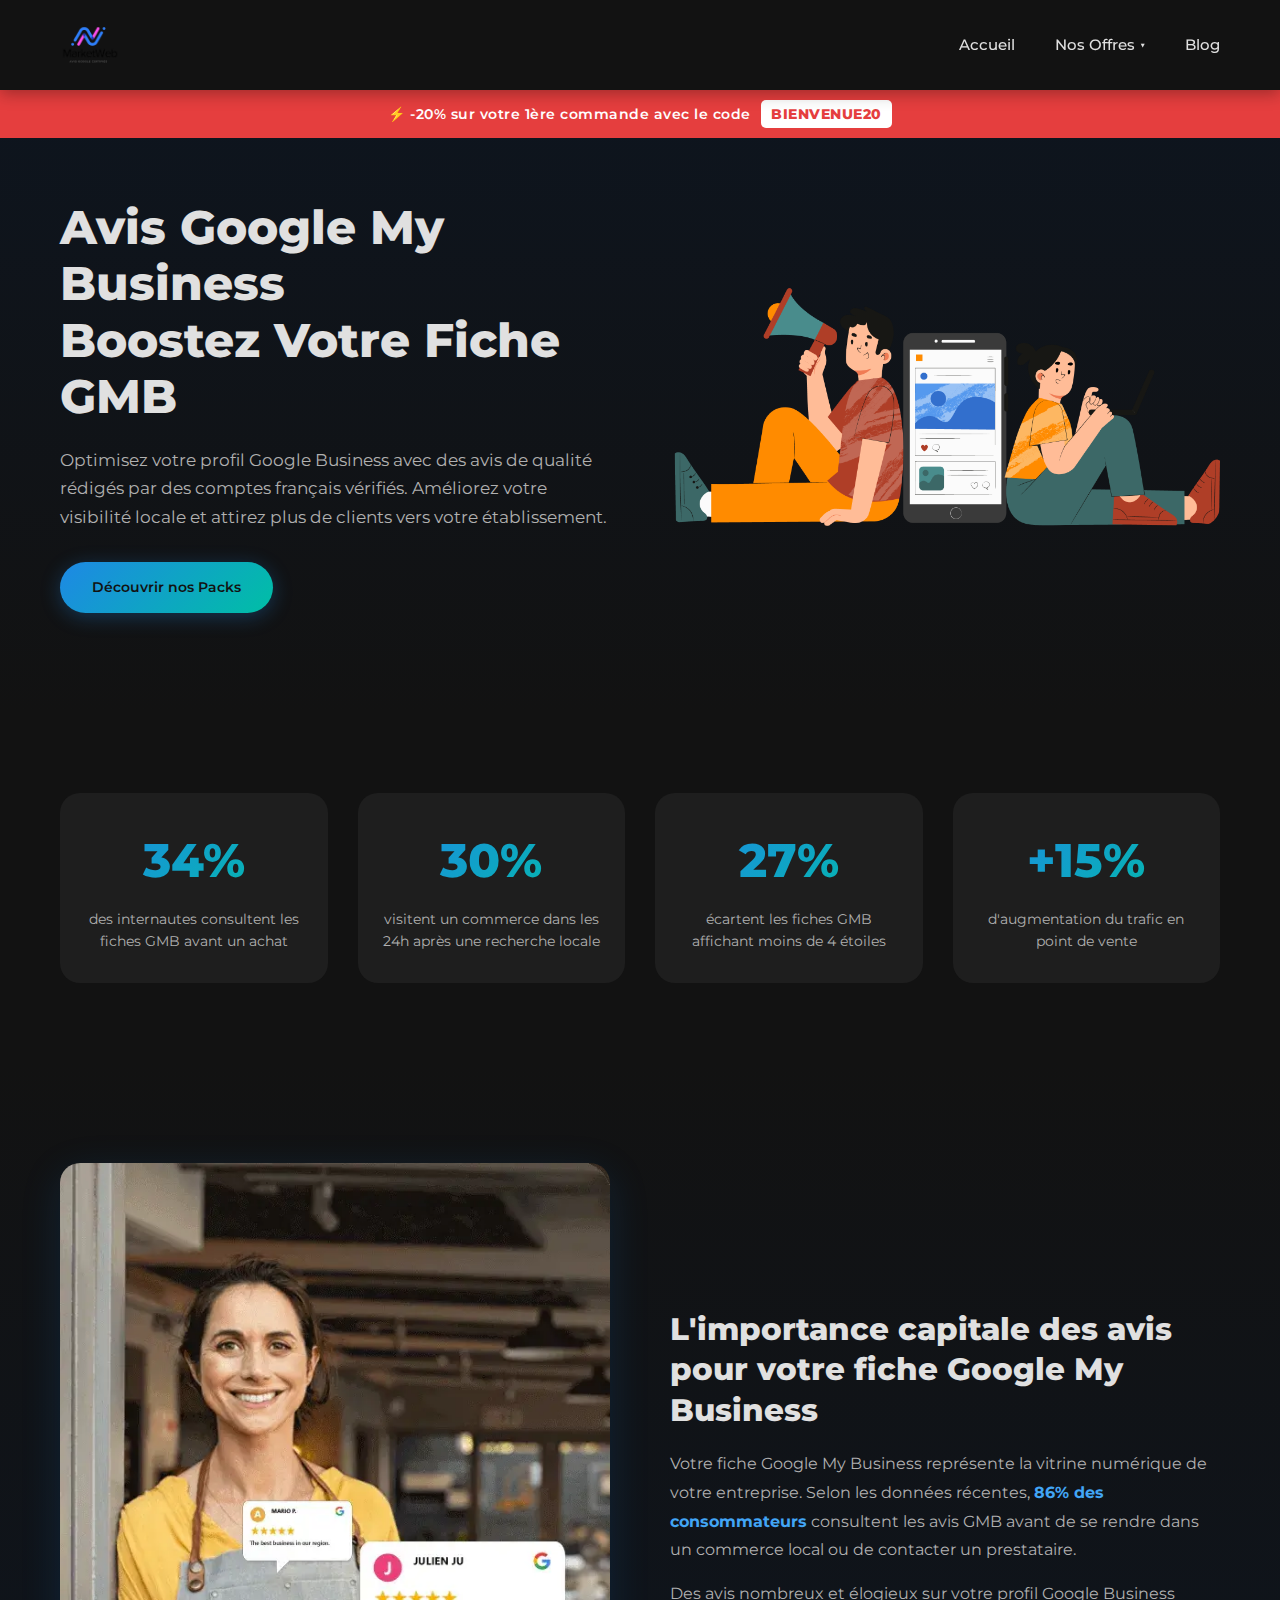
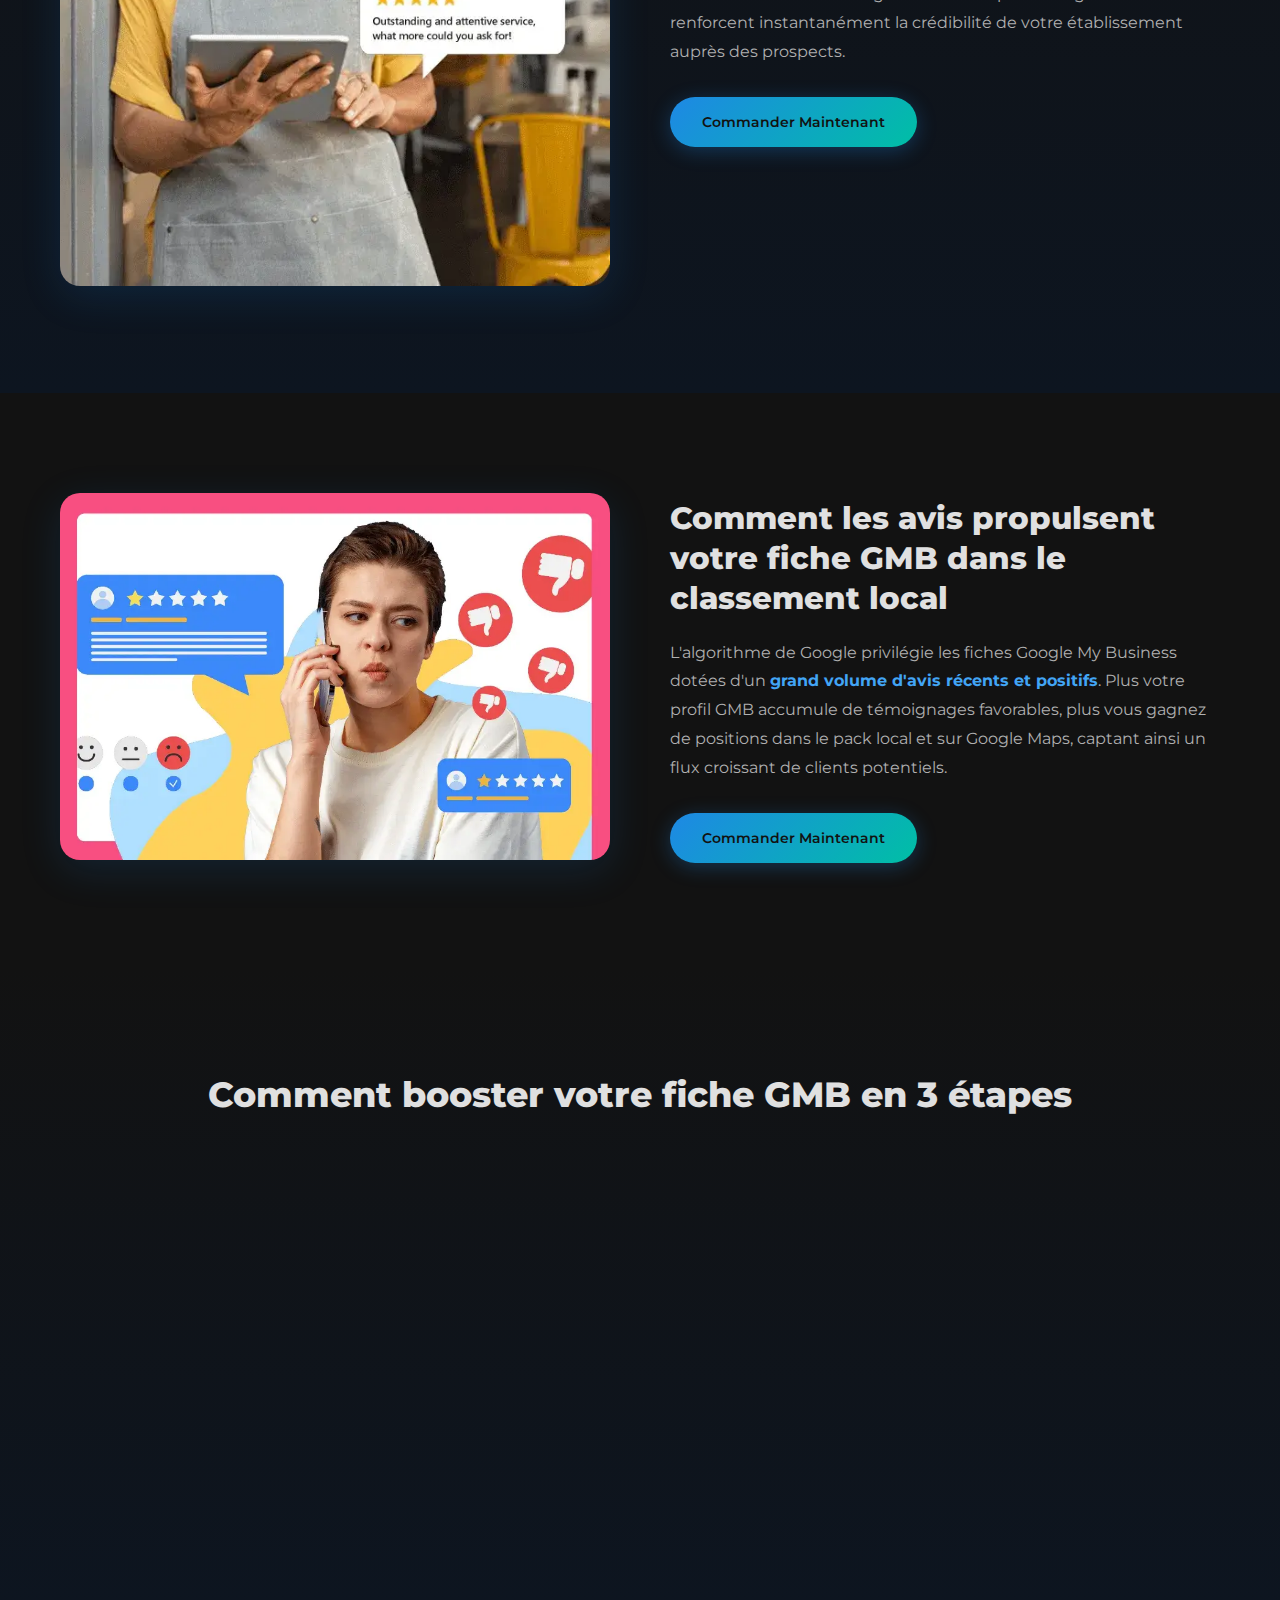
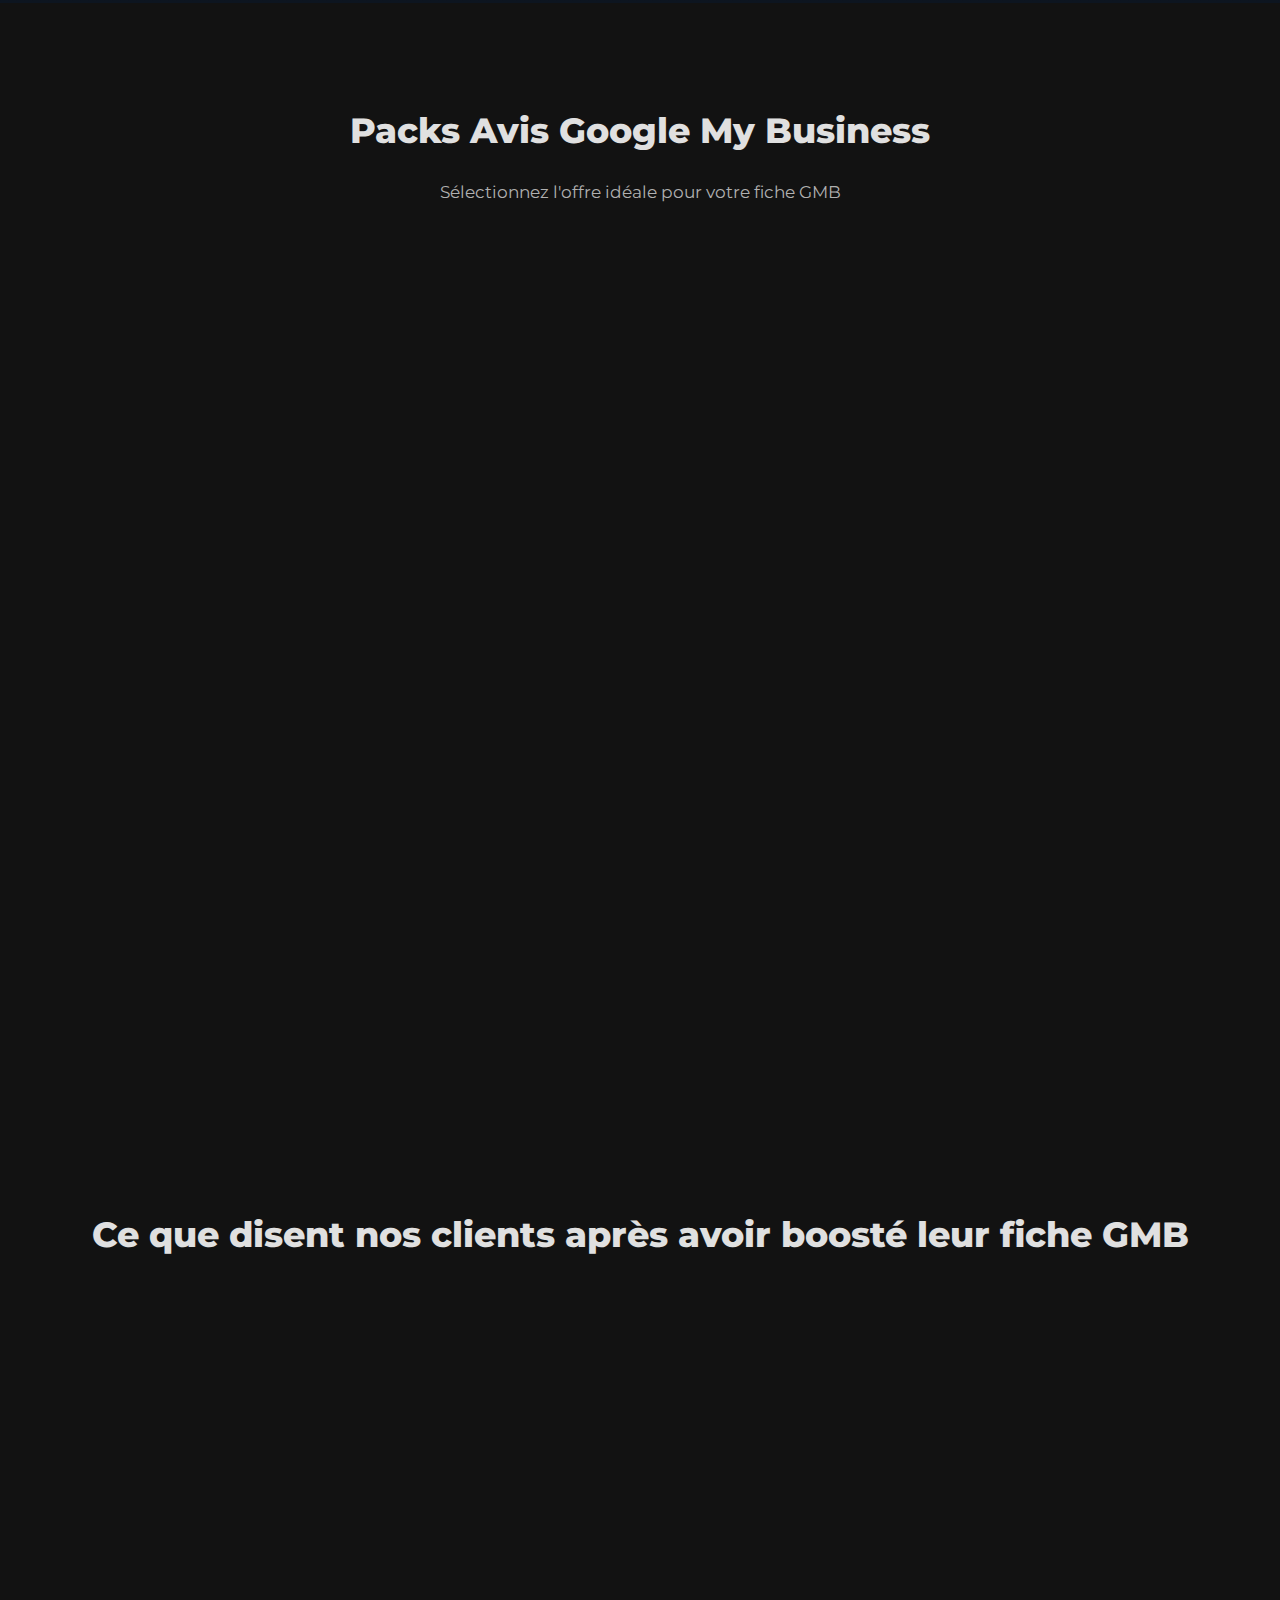
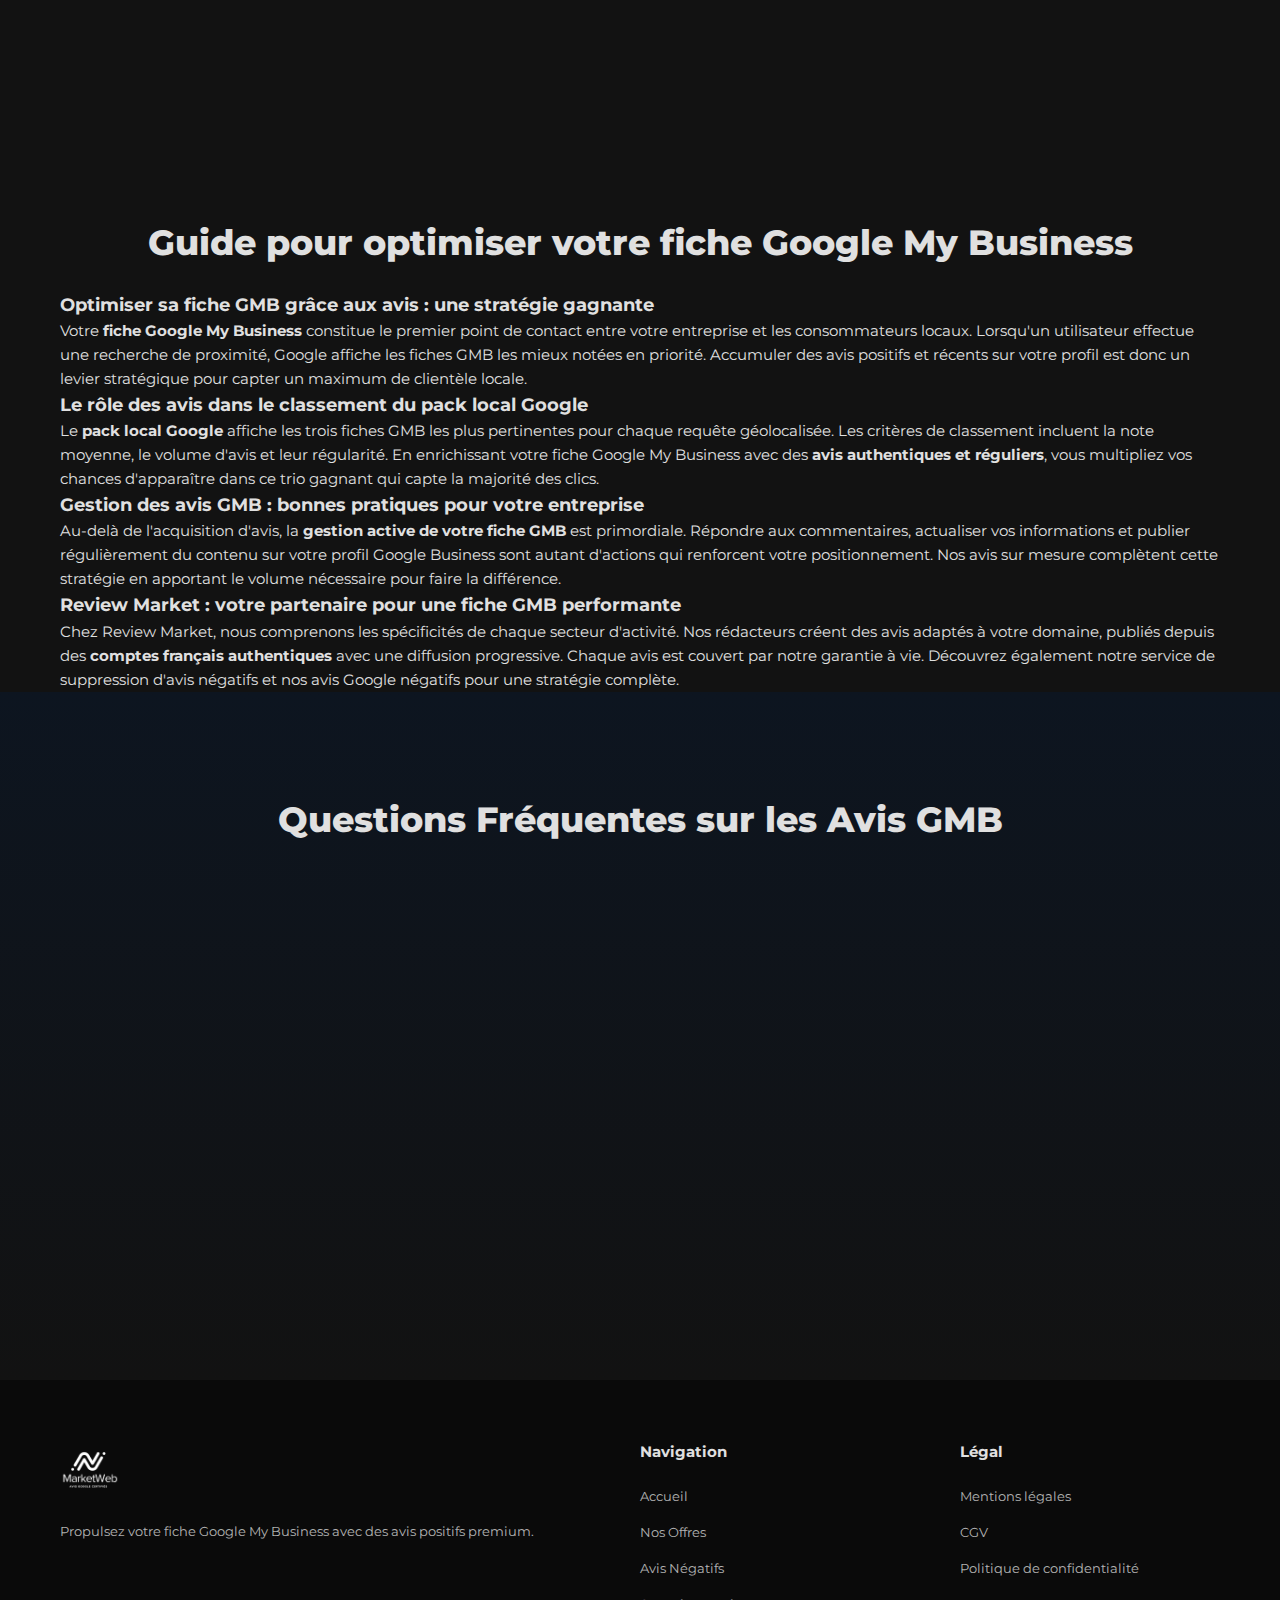
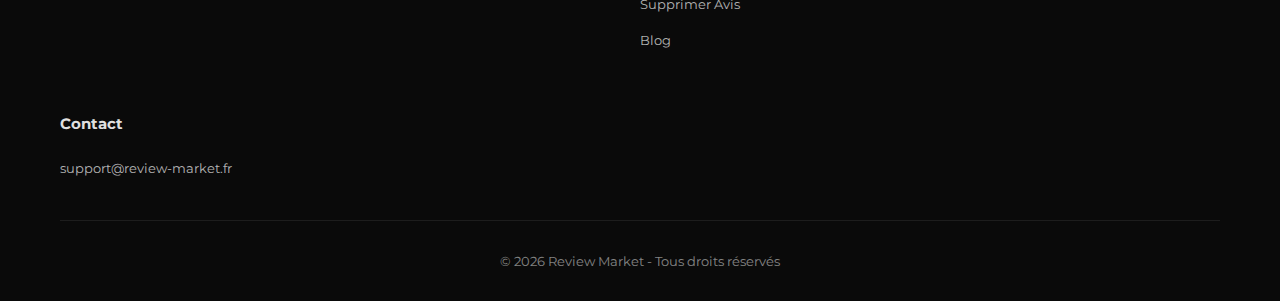
<file: acheter-avis-google-my-business.html>
<!DOCTYPE html>
<html lang="fr">
<head>
    <meta charset="UTF-8">
    <meta name="viewport" content="width=device-width, initial-scale=1.0">
    <meta name="robots" content="index, follow">
    <title>Avis Google My Business - Boostez Votre Fiche GMB</title>
    <meta name="description" content="Optimisez votre fiche Google My Business avec des avis positifs. Comptes francais, textes adaptes a votre secteur, livraison progressive des 99 euros.">
    <link rel="canonical" href="https://review-market.fr/acheter-avis-google-my-business.html"/>
    <link rel="alternate" hreflang="fr-FR" href="https://review-market.fr/acheter-avis-google-my-business.html"/>
    <meta property="og:type" content="website">
    <meta property="og:url" content="https://review-market.fr/acheter-avis-google-my-business.html">
    <meta property="og:title" content="Avis Google My Business - Boostez Votre Fiche GMB">
    <meta property="og:description" content="Optimisez votre fiche Google My Business avec des avis positifs. Comptes francais, textes adaptes a votre secteur, livraison progressive des 99 euros.">
    <meta property="og:image" content="https://review-market.fr/logo.png">
    <meta property="og:locale" content="fr_FR">
    <meta property="og:site_name" content="Review Market">
    <meta name="twitter:card" content="summary_large_image">
    <meta name="twitter:title" content="Avis Google My Business - Boostez Votre Fiche GMB">
    <meta name="twitter:description" content="Optimisez votre fiche Google My Business avec des avis positifs. Comptes francais, textes adaptes a votre secteur, livraison progressive des 99 euros.">
    <meta name="twitter:image" content="https://review-market.fr/logo.png">
    <link rel="preconnect" href="https://fonts.googleapis.com">
    <link rel="preconnect" href="https://fonts.gstatic.com" crossorigin>
    <link href="https://fonts.googleapis.com/css2?family=Montserrat:wght@400;500;600;700;800&display=swap" rel="stylesheet">
    <link rel="stylesheet" href="styles.css">
    <link rel="icon" type="image/x-icon" href="/favicon.ico">
    <link rel="shortcut icon" href="/favicon.ico">
    <link rel="apple-touch-icon" type="image/png" sizes="96x96" href="./logo/apple-icon-96x96.png">
    <link rel="icon" type="image/png" sizes="32x32" href="./logo/android-icon-32x32.png">
    <link rel="icon" type="image/png" sizes="96x96" href="./logo/android-icon-96x96.png">
    <meta name="msapplication-TileColor" content="#ffffff">
    <meta name="msapplication-TileImage" content="./logo/ms-icon-32x32.png">
    <meta name="msapplication-TileImage" content="./logo/ms-icon-96x96.png">
    <script type="application/ld+json">
    {
        "@context": "https://schema.org",
        "@type": "BreadcrumbList",
        "itemListElement": [
            {
                "@type": "ListItem",
                "position": 1,
                "name": "Accueil",
                "item": "https://review-market.fr/"
            },
            {
                "@type": "ListItem",
                "position": 2,
                "name": "Avis Google My Business",
                "item": "https://review-market.fr/acheter-avis-google-my-business.html"
            }
        ]
    }
    </script>
    <script type="application/ld+json">
    {
        "@context": "https://schema.org",
        "@type": "Service",
        "serviceType": "Avis Google My Business",
        "provider": {
            "@type": "Organization",
            "name": "Review Market",
            "url": "https://review-market.fr"
        },
        "areaServed": {
            "@type": "Country",
            "name": "France"
        },
        "description": "Service d'optimisation de fiche Google My Business par ajout d'avis positifs authentiques, comptes francais verifies et livraison progressive.",
        "offers": {
            "@type": "AggregateOffer",
            "lowPrice": "99",
            "highPrice": "279",
            "priceCurrency": "EUR",
            "offerCount": "3"
        }
    }
    </script>
    <script type="application/ld+json">
    {
        "@context": "https://schema.org",
        "@type": "FAQPage",
        "mainEntity": [
            {
                "@type": "Question",
                "name": "Comment les avis ameliorent-ils ma fiche Google My Business ?",
                "acceptedAnswer": {
                    "@type": "Answer",
                    "text": "Les avis positifs ameliorent directement votre classement dans le pack local Google. L'algorithme favorise les fiches GMB disposant d'un volume eleve d'avis recents et de qualite, ce qui augmente votre visibilite sur Google Maps et dans les resultats de recherche locale."
                }
            },
            {
                "@type": "Question",
                "name": "Puis-je cibler un etablissement specifique sur ma fiche GMB ?",
                "acceptedAnswer": {
                    "@type": "Answer",
                    "text": "Absolument. Lors de l'echange WhatsApp, vous nous indiquez precisement la fiche Google My Business concernee. Si vous gerez plusieurs points de vente, nous pouvons repartir les avis sur differentes localisations selon vos preferences."
                }
            },
            {
                "@type": "Question",
                "name": "Sous quel delai les avis apparaissent-ils sur ma fiche GMB ?",
                "acceptedAnswer": {
                    "@type": "Answer",
                    "text": "Les premiers avis sont visibles sous 24 a 48 heures apres validation de votre commande. La publication se poursuit ensuite au rythme de 1 a 2 avis par jour pour reproduire un flux naturel et securiser votre fiche."
                }
            },
            {
                "@type": "Question",
                "name": "Les avis impactent-ils le classement de ma fiche Google My Business ?",
                "acceptedAnswer": {
                    "@type": "Answer",
                    "text": "Oui, le volume d'avis, leur note moyenne et leur fraicheur constituent des criteres majeurs du classement local Google. Des avis reguliers et positifs propulsent votre fiche GMB dans les premieres positions du pack local."
                }
            }
        ]
    }
    </script>
    <script type="application/ld+json">
    {
        "@context": "https://schema.org",
        "@type": "ItemList",
        "itemListElement": [
            {
                "@type": "Product",
                "position": 1,
                "name": "Pack 25 Avis Google My Business",
                "description": "25 avis GMB 5 etoiles + 5 offerts. Comptes francais, textes adaptes a votre secteur, garantie a vie.",
                "image": "https://review-market.fr/logo.png",
                "url": "https://review-market.fr/acheter-avis-google-my-business.html#offres",
                "brand": {"@type": "Brand", "name": "Review Market"},
                "offers": {
                    "@type": "Offer",
                    "price": "99",
                    "priceCurrency": "EUR",
                    "availability": "https://schema.org/InStock",
                    "shippingDetails": {
                        "@type": "OfferShippingDetails",
                        "shippingRate": {
                            "@type": "MonetaryAmount",
                            "value": "0",
                            "currency": "EUR"
                        },
                        "deliveryTime": {
                            "@type": "ShippingDeliveryTime",
                            "handlingTime": {
                                "@type": "QuantitativeValue",
                                "minValue": 1,
                                "maxValue": 2,
                                "unitCode": "DAY"
                            },
                            "transitTime": {
                                "@type": "QuantitativeValue",
                                "minValue": 3,
                                "maxValue": 14,
                                "unitCode": "DAY"
                            }
                        },
                        "shippingDestination": {
                            "@type": "DefinedRegion",
                            "addressCountry": "FR"
                        }
                    },
                    "hasMerchantReturnPolicy": {
                        "@type": "MerchantReturnPolicy",
                        "applicableCountry": "FR",
                        "returnPolicyCategory": "https://schema.org/MerchantReturnNotPermitted"
                    }
                }
            },
            {
                "@type": "Product",
                "position": 2,
                "name": "Pack 50 Avis Google My Business",
                "description": "50 avis GMB 5 etoiles + 10 offerts. Comptes francais, textes adaptes a votre secteur, garantie a vie.",
                "image": "https://review-market.fr/logo.png",
                "url": "https://review-market.fr/acheter-avis-google-my-business.html#offres",
                "brand": {"@type": "Brand", "name": "Review Market"},
                "offers": {
                    "@type": "Offer",
                    "price": "169",
                    "priceCurrency": "EUR",
                    "availability": "https://schema.org/InStock",
                    "shippingDetails": {
                        "@type": "OfferShippingDetails",
                        "shippingRate": {
                            "@type": "MonetaryAmount",
                            "value": "0",
                            "currency": "EUR"
                        },
                        "deliveryTime": {
                            "@type": "ShippingDeliveryTime",
                            "handlingTime": {
                                "@type": "QuantitativeValue",
                                "minValue": 1,
                                "maxValue": 2,
                                "unitCode": "DAY"
                            },
                            "transitTime": {
                                "@type": "QuantitativeValue",
                                "minValue": 3,
                                "maxValue": 14,
                                "unitCode": "DAY"
                            }
                        },
                        "shippingDestination": {
                            "@type": "DefinedRegion",
                            "addressCountry": "FR"
                        }
                    },
                    "hasMerchantReturnPolicy": {
                        "@type": "MerchantReturnPolicy",
                        "applicableCountry": "FR",
                        "returnPolicyCategory": "https://schema.org/MerchantReturnNotPermitted"
                    }
                }
            },
            {
                "@type": "Product",
                "position": 3,
                "name": "Pack 100 Avis Google My Business",
                "description": "100 avis GMB 5 etoiles + 20 offerts. Comptes francais, textes adaptes a votre secteur, garantie a vie.",
                "image": "https://review-market.fr/logo.png",
                "url": "https://review-market.fr/acheter-avis-google-my-business.html#offres",
                "brand": {"@type": "Brand", "name": "Review Market"},
                "offers": {
                    "@type": "Offer",
                    "price": "279",
                    "priceCurrency": "EUR",
                    "availability": "https://schema.org/InStock",
                    "shippingDetails": {
                        "@type": "OfferShippingDetails",
                        "shippingRate": {
                            "@type": "MonetaryAmount",
                            "value": "0",
                            "currency": "EUR"
                        },
                        "deliveryTime": {
                            "@type": "ShippingDeliveryTime",
                            "handlingTime": {
                                "@type": "QuantitativeValue",
                                "minValue": 1,
                                "maxValue": 2,
                                "unitCode": "DAY"
                            },
                            "transitTime": {
                                "@type": "QuantitativeValue",
                                "minValue": 3,
                                "maxValue": 14,
                                "unitCode": "DAY"
                            }
                        },
                        "shippingDestination": {
                            "@type": "DefinedRegion",
                            "addressCountry": "FR"
                        }
                    },
                    "hasMerchantReturnPolicy": {
                        "@type": "MerchantReturnPolicy",
                        "applicableCountry": "FR",
                        "returnPolicyCategory": "https://schema.org/MerchantReturnNotPermitted"
                    }
                }
            }
        ]
    }
    </script>
</head>
<body>
    <header class="header">
        <div class="container">
            <a href="https://review-market.fr" class="logo">
                <img src="logo.png" alt="Avis Google My Business" title="Avis Google My Business" class="logo-img" width="512" height="512">
            </a>
            <nav class="nav">
                <ul class="nav-list">
                    <li><a href="https://review-market.fr" class="nav-link">Accueil</a></li>
                    <li class="nav-item dropdown">
                        <a href="#" class="nav-link">Nos Offres <span class="dropdown-arrow">&#9660;</span></a>
                        <div class="dropdown-menu">
                            <a href="https://review-market.fr#offres">Avis Positifs</a>
                            <a href="https://review-market.fr/acheter-avis-negatif-google.html#offres">Avis N&eacute;gatifs</a>
                            <a href="https://review-market.fr/supprimer-avis-google.html#offres">Supprimer Avis</a>
                        </div>
                    </li>
                    <li><a href="https://review-market.fr/blog/" class="nav-link">Blog</a></li>
                </ul>
            </nav>
            <button class="menu-toggle" aria-label="Menu">
                <span></span>
                <span></span>
                <span></span>
            </button>
        </div>
    </header>
    <div class="promo-bar">&#x26A1; -20% sur votre 1&egrave;re commande avec le code <span class="promo-code">BIENVENUE20</span></div>

    <section id="accueil" class="hero">
        <div class="container">
            <div class="hero-content">
                <h1>Avis Google My Business <br> Boostez Votre Fiche GMB</h1>
                <p class="hero-subtitle">Optimisez votre profil Google Business avec des avis de qualit&eacute; r&eacute;dig&eacute;s par des comptes fran&ccedil;ais v&eacute;rifi&eacute;s. Am&eacute;liorez votre visibilit&eacute; locale et attirez plus de clients vers votre &eacute;tablissement.</p>
                <a href="#offres" class="btn btn-primary" title="avis google my business">D&eacute;couvrir nos Packs</a>
            </div>
            <div class="hero-image">
                <img src="acheter-avis-google-hero.png" alt="avis google my business" title="avis google my business" class="hero-img" loading="eager" width="964" height="421">
            </div>
        </div>
    </section>

    <section class="stats">
        <div class="container">
            <div class="stat-card">
                <div class="stat-number" data-target="86" data-suffix="%">86%</div>
                <p>des internautes consultent les fiches GMB avant un achat</p>
            </div>
            <div class="stat-card">
                <div class="stat-number" data-target="76" data-suffix="%">76%</div>
                <p>visitent un commerce dans les 24h apr&egrave;s une recherche locale</p>
            </div>
            <div class="stat-card">
                <div class="stat-number" data-target="68" data-suffix="%">68%</div>
                <p>&eacute;cartent les fiches GMB affichant moins de 4 &eacute;toiles</p>
            </div>
            <div class="stat-card">
                <div class="stat-number" data-target="0" data-static="+15%">+15%</div>
                <p>d'augmentation du trafic en point de vente</p>
            </div>
        </div>
    </section>

    <section class="credibility">
        <div class="container">
            <div class="credibility-image">
                <img src="credibilite-avis-google.webp" alt="avis google my business importance" title="avis google my business importance" class="credibility-img" loading="lazy" width="601" height="791">
            </div>
            <div class="credibility-content">
                <h2>L'importance capitale des avis pour votre fiche Google My Business</h2>
                <p>Votre fiche Google My Business repr&eacute;sente la vitrine num&eacute;rique de votre entreprise. Selon les donn&eacute;es r&eacute;centes, <strong>86% des consommateurs</strong> consultent les avis GMB avant de se rendre dans un commerce local ou de contacter un prestataire.</p>
                <p>Des avis nombreux et &eacute;logieux sur votre profil Google Business renforcent instantan&eacute;ment la cr&eacute;dibilit&eacute; de votre &eacute;tablissement aupr&egrave;s des prospects.</p>
                <a href="#offres" class="btn btn-primary">Commander Maintenant</a>
            </div>
        </div>
    </section>

    <section class="credibility credibility-reverse">
        <div class="container">
            <div class="credibility-content">
                <h2>Comment les avis propulsent votre fiche GMB dans le classement local</h2>
                <p>L'algorithme de Google privil&eacute;gie les fiches Google My Business dot&eacute;es d'un <strong>grand volume d'avis r&eacute;cents et positifs</strong>. Plus votre profil GMB accumule de t&eacute;moignages favorables, plus vous gagnez de positions dans le pack local et sur Google Maps, captant ainsi un flux croissant de clients potentiels.</p>
                <a href="#offres" class="btn btn-primary" title="booster fiche google my business">Commander Maintenant</a>
            </div>
            <div class="credibility-image">
                <img src="avis-clients-google.webp" alt="booster fiche google my business" title="booster fiche google my business" class="credibility-img" loading="lazy" width="900" height="600">
            </div>
        </div>
    </section>

    <section class="how-it-works">
        <div class="container">
            <h2 class="section-title">Comment booster votre fiche GMB en 3 &eacute;tapes</h2>
            <div class="steps">
                <div class="step">
                    <div class="step-icon">
                        <span>1</span>
                    </div>
                    <h3>Optez pour votre formule</h3>
                    <p>D&eacute;terminez le nombre d'avis dont votre fiche Google My Business a besoin. Le traitement d&eacute;marre imm&eacute;diatement apr&egrave;s le paiement.</p>
                </div>
                <div class="step">
                    <div class="step-icon">
                        <span>2</span>
                    </div>
                    <h3>Coordination par WhatsApp</h3>
                    <p>Nous &eacute;changeons avec vous pour comprendre votre activit&eacute; et la sp&eacute;cificit&eacute; de votre fiche GMB. Chaque avis est con&ccedil;u sur mesure pour votre secteur.</p>
                </div>
                <div class="step">
                    <div class="step-icon">
                        <span>3</span>
                    </div>
                    <h3>D&eacute;ploiement progressif</h3>
                    <p>Les avis sont int&eacute;gr&eacute;s graduellement &agrave; votre fiche Google My Business pour un r&eacute;sultat naturel. Votre positionnement GMB s'am&eacute;liore de semaine en semaine.</p>
                </div>
            </div>
        </div>
    </section>

    <section id="offres" class="pricing">
        <div class="container">
            <h2 class="section-title">Packs Avis Google My Business</h2>
            <p class="section-subtitle">S&eacute;lectionnez l'offre id&eacute;ale pour votre fiche GMB</p>
            <div class="pricing-cards">
                <div class="pricing-card">
                    <div class="pricing-header">
                        <h3>25 Avis GMB</h3>
                        <div class="pricing-bonus">+ 5 offerts</div>
                    </div>
                    <div class="pricing-price">
                        <span class="price">99&euro;</span>
                    </div>
                    <ul class="pricing-features">
                        <li><span class="check">&#10003;</span> Comptes &#127467;&#127479;</li>
                        <li><span class="check">&#10003;</span> Nom pr&eacute;nom &#127467;&#127479;</li>
                        <li><span class="check">&#10003;</span> Textes Personnalis&eacute;s</li>
                        <li><span class="check">&#10003;</span> Fournissez vos Textes</li>
                        <li><span class="check">&#10003;</span> Fournissez vos Images</li>
                        <li><span class="check">&#10003;</span> Garantie &agrave; vie</li>
                        <li><span class="check">&#10003;</span> Rythme 1 &agrave; 2 avis/jrs</li>
                        <li><span class="check">&#10003;</span> Service Client 24/7</li>
                    </ul>
                    <a href="https://buy.stripe.com/cNi00i45B4re0GS8bRabK0z" class="btn btn-outline" target="_blank" rel="noopener noreferrer">Commander</a>
                </div>

                <div class="pricing-card featured">
                    <div class="pricing-badge">Populaire</div>
                    <div class="pricing-header">
                        <h3>50 Avis GMB</h3>
                        <div class="pricing-bonus">+ 10 offerts</div>
                    </div>
                    <div class="pricing-price">
                        <span class="price">169&euro;</span>
                    </div>
                    <ul class="pricing-features">
                        <li><span class="check">&#10003;</span> Comptes &#127467;&#127479;</li>
                        <li><span class="check">&#10003;</span> Nom pr&eacute;nom &#127467;&#127479;</li>
                        <li><span class="check">&#10003;</span> Textes Personnalis&eacute;s</li>
                        <li><span class="check">&#10003;</span> Fournissez vos Textes</li>
                        <li><span class="check">&#10003;</span> Fournissez vos Images</li>
                        <li><span class="check">&#10003;</span> Garantie &agrave; vie</li>
                        <li><span class="check">&#10003;</span> Rythme 1 &agrave; 2 avis/jrs</li>
                        <li><span class="check">&#10003;</span> Service Client 24/7</li>
                    </ul>
                    <a href="https://buy.stripe.com/28E28qfOj3na1KW3VBabK0A" class="btn btn-primary" title="acheter avis google my business" target="_blank" rel="noopener noreferrer">Commander</a>
                </div>

                <div class="pricing-card">
                    <div class="pricing-header">
                        <h3>100 Avis GMB</h3>
                        <div class="pricing-bonus">+ 20 offerts</div>
                    </div>
                    <div class="pricing-price">
                        <span class="price">279&euro;</span>
                    </div>
                    <ul class="pricing-features">
                        <li><span class="check">&#10003;</span> Comptes &#127467;&#127479;</li>
                        <li><span class="check">&#10003;</span> Nom pr&eacute;nom &#127467;&#127479;</li>
                        <li><span class="check">&#10003;</span> Textes Personnalis&eacute;s</li>
                        <li><span class="check">&#10003;</span> Fournissez vos Textes</li>
                        <li><span class="check">&#10003;</span> Fournissez vos Images</li>
                        <li><span class="check">&#10003;</span> Garantie &agrave; vie</li>
                        <li><span class="check">&#10003;</span> Rythme 1 &agrave; 2 avis/jrs</li>
                        <li><span class="check">&#10003;</span> Service Client 24/7</li>
                    </ul>
                    <a href="https://buy.stripe.com/00wfZg59F1f2exI77NabK0B" title="avis google my business achat" class="btn btn-outline" target="_blank" rel="noopener noreferrer">Commander</a>
                </div>
            </div>
        </div>
    </section>

    <section class="testimonials">
        <div class="container">
            <h2 class="section-title">Ce que disent nos clients apr&egrave;s avoir boost&eacute; leur fiche GMB</h2>
            <div class="testimonials-grid">
                <div class="testimonial-card">
                    <img src="temoignage-achat-avis-google-1.webp" alt="temoignage avis google my business" title="temoignage avis google my business" class="testimonial-img" loading="lazy" width="768" height="1496">
                </div>
                <div class="testimonial-card">
                    <img src="temoignage-achat-avis-google-2.webp" alt="avis gmb temoignage client" title="avis gmb temoignage client" class="testimonial-img" loading="lazy" width="768" height="1496">
                </div>
                <div class="testimonial-card">
                    <img src="temoignage-achat-avis-google-3.webp" alt="achat avis google my business retour" title="achat avis google my business retour" class="testimonial-img" loading="lazy" width="768" height="1496">
                </div>
                <div class="testimonial-card">
                    <img src="temoignage-achat-avis-google-4.webp" alt="fiche gmb avis positifs satisfaction" title="fiche gmb avis positifs satisfaction" class="testimonial-img" loading="lazy" width="768" height="1496">
                </div>
                <div class="testimonial-card">
                    <img src="temoignage-achat-avis-google-5.webp" alt="google my business avis resultat" title="google my business avis resultat" class="testimonial-img" loading="lazy" width="768" height="1496">
                </div>
            </div>
        </div>
    </section>

    <section class="seo-content">
        <div class="container">
            <h2 class="section-title">Guide pour optimiser votre fiche Google My Business</h2>
            <div class="seo-text">
                <h3>Optimiser sa fiche GMB gr&acirc;ce aux avis : une strat&eacute;gie gagnante</h3>
                <p>Votre <strong>fiche Google My Business</strong> constitue le premier point de contact entre votre entreprise et les consommateurs locaux. Lorsqu'un utilisateur effectue une recherche de proximit&eacute;, Google affiche les fiches GMB les mieux not&eacute;es en priorit&eacute;. Accumuler des avis positifs et r&eacute;cents sur votre profil est donc un levier strat&eacute;gique pour capter un maximum de client&egrave;le locale.</p>

                <h3>Le r&ocirc;le des avis dans le classement du pack local Google</h3>
                <p>Le <strong>pack local Google</strong> affiche les trois fiches GMB les plus pertinentes pour chaque requ&ecirc;te g&eacute;olocalis&eacute;e. Les crit&egrave;res de classement incluent la note moyenne, le volume d'avis et leur r&eacute;gularit&eacute;. En enrichissant votre fiche Google My Business avec des <strong>avis authentiques et r&eacute;guliers</strong>, vous multipliez vos chances d'appara&icirc;tre dans ce trio gagnant qui capte la majorit&eacute; des clics.</p>

                <h3>Gestion des avis GMB : bonnes pratiques pour votre entreprise</h3>
                <p>Au-del&agrave; de l'acquisition d'avis, la <strong>gestion active de votre fiche GMB</strong> est primordiale. R&eacute;pondre aux commentaires, actualiser vos informations et publier r&eacute;guli&egrave;rement du contenu sur votre profil Google Business sont autant d'actions qui renforcent votre positionnement. Nos avis sur mesure compl&egrave;tent cette strat&eacute;gie en apportant le volume n&eacute;cessaire pour faire la diff&eacute;rence.</p>

                <h3>Review Market : votre partenaire pour une fiche GMB performante</h3>
                <p>Chez Review Market, nous comprenons les sp&eacute;cificit&eacute;s de chaque secteur d'activit&eacute;. Nos r&eacute;dacteurs cr&eacute;ent des avis adapt&eacute;s &agrave; votre domaine, publi&eacute;s depuis des <strong>comptes fran&ccedil;ais authentiques</strong> avec une diffusion progressive. Chaque avis est couvert par notre garantie &agrave; vie. D&eacute;couvrez &eacute;galement notre service de <a href="supprimer-avis-google.html">suppression d'avis n&eacute;gatifs</a> et nos <a href="acheter-avis-negatif-google.html">avis Google n&eacute;gatifs</a> pour une strat&eacute;gie compl&egrave;te.</p>
            </div>
        </div>
    </section>

    <section class="faq">
        <div class="container">
            <h2 class="section-title">Questions Fr&eacute;quentes sur les Avis GMB</h2>
            <div class="faq-list">
                <div class="faq-item">
                    <button class="faq-question">
                        <span>Comment les avis am&eacute;liorent-ils ma fiche Google My Business ?</span>
                        <span class="faq-icon">+</span>
                    </button>
                    <div class="faq-answer">
                        <p>Les avis positifs am&eacute;liorent directement votre classement dans le pack local Google. L'algorithme favorise les fiches GMB disposant d'un volume &eacute;lev&eacute; d'avis r&eacute;cents et de qualit&eacute;, ce qui augmente votre visibilit&eacute; sur Google Maps et dans les r&eacute;sultats de recherche locale.</p>
                    </div>
                </div>
                <div class="faq-item">
                    <button class="faq-question">
                        <span>Puis-je cibler un &eacute;tablissement sp&eacute;cifique sur ma fiche GMB ?</span>
                        <span class="faq-icon">+</span>
                    </button>
                    <div class="faq-answer">
                        <p>Absolument. Lors de l'&eacute;change WhatsApp, vous nous indiquez pr&eacute;cis&eacute;ment la fiche Google My Business concern&eacute;e. Si vous g&eacute;rez plusieurs points de vente, nous pouvons r&eacute;partir les avis sur diff&eacute;rentes localisations selon vos pr&eacute;f&eacute;rences.</p>
                    </div>
                </div>
                <div class="faq-item">
                    <button class="faq-question">
                        <span>Sous quel d&eacute;lai les avis apparaissent-ils sur ma fiche GMB ?</span>
                        <span class="faq-icon">+</span>
                    </button>
                    <div class="faq-answer">
                        <p>Les premiers avis sont visibles sous 24 &agrave; 48 heures apr&egrave;s validation de votre commande. La publication se poursuit ensuite au rythme de 1 &agrave; 2 avis par jour pour reproduire un flux naturel et s&eacute;curiser votre fiche.</p>
                    </div>
                </div>
                <div class="faq-item">
                    <button class="faq-question">
                        <span>Les avis impactent-ils le classement de ma fiche Google My Business ?</span>
                        <span class="faq-icon">+</span>
                    </button>
                    <div class="faq-answer">
                        <p>Oui, le volume d'avis, leur note moyenne et leur fra&icirc;cheur constituent des crit&egrave;res majeurs du classement local Google. Des avis r&eacute;guliers et positifs propulsent votre fiche GMB dans les premi&egrave;res positions du pack local.</p>
                    </div>
                </div>
            </div>
        </div>
    </section>

    <footer class="footer">
        <div class="container">
            <div class="footer-content">
                <div class="footer-brand">
                    <a href="https://review-market.fr" class="logo">
                        <img src="logo.png" alt="avis google my business achat" title="avis google my business achat" class="logo-img" width="512" height="512">
                    </a>
                    <p>Propulsez votre fiche Google My Business avec des avis positifs premium.</p>
                </div>
                <div class="footer-links">
                    <h4>Navigation</h4>
                    <ul>
                        <li><a href="https://review-market.fr">Accueil</a></li>
                        <li><a href="#offres">Nos Offres</a></li>
                        <li><a href="acheter-avis-negatif-google.html">Avis N&eacute;gatifs</a></li>
                        <li><a href="supprimer-avis-google.html">Supprimer Avis</a></li>
                        <li><a href="https://review-market.fr/blog/">Blog</a></li>
                    </ul>
                </div>
                <div class="footer-links">
                    <h4>L&eacute;gal</h4>
                    <ul>
                        <li><a href="#">Mentions l&eacute;gales</a></li>
                        <li><a href="#">CGV</a></li>
                        <li><a href="#">Politique de confidentialit&eacute;</a></li>
                    </ul>
                </div>
                <div class="footer-links">
                    <h4>Contact</h4>
                    <ul>
                        <li><a href="mailto:support@review-market.fr">support@review-market.fr</a></li>
                    </ul>
                </div>
            </div>
            <div class="footer-bottom">
                <p>&copy; 2026 Review Market - Tous droits r&eacute;serv&eacute;s</p>
            </div>
        </div>
    </footer>

    <script>
        document.addEventListener('DOMContentLoaded', function() {

            const menuToggle = document.querySelector('.menu-toggle');
            const nav = document.querySelector('.nav');

            if (menuToggle && nav) {
                menuToggle.addEventListener('click', function() {
                    nav.classList.toggle('active');
                    menuToggle.classList.toggle('active');
                });

                const navLinks = document.querySelectorAll('.nav-link:not(.nav-item.dropdown > .nav-link)');
                navLinks.forEach(link => {
                    link.addEventListener('click', function() {
                        nav.classList.remove('active');
                        menuToggle.classList.remove('active');
                    });
                });
            }

            const dropdowns = document.querySelectorAll('.nav-item.dropdown');
            dropdowns.forEach(dropdown => {
                const dropdownLink = dropdown.querySelector('.nav-link');
                dropdownLink.addEventListener('click', function(e) {
                    if (window.innerWidth <= 768) {
                        e.preventDefault();
                        dropdown.classList.toggle('active');
                    }
                });
            });

            const dropdownMenuLinks = document.querySelectorAll('.dropdown-menu a');
            dropdownMenuLinks.forEach(link => {
                link.addEventListener('click', function() {
                    if (window.innerWidth <= 768) {
                        const nav = document.querySelector('.nav');
                        const menuToggle = document.querySelector('.menu-toggle');
                        nav.classList.remove('active');
                        menuToggle.classList.remove('active');
                        document.querySelectorAll('.nav-item.dropdown').forEach(d => d.classList.remove('active'));
                    }
                });
            });

            const anchorLinks = document.querySelectorAll('a[href^="#"]');

            anchorLinks.forEach(link => {
                link.addEventListener('click', function(e) {
                    e.preventDefault();
                    const targetId = this.getAttribute('href');
                    const targetElement = document.querySelector(targetId);

                    if (targetElement) {
                        const headerHeight = document.querySelector('.header').offsetHeight;
                        const targetPosition = targetElement.offsetTop - headerHeight;

                        window.scrollTo({
                            top: targetPosition,
                            behavior: 'smooth'
                        });
                    }
                });
            });

            const faqItems = document.querySelectorAll('.faq-item');

            faqItems.forEach(item => {
                const question = item.querySelector('.faq-question');

                question.addEventListener('click', function() {
                    faqItems.forEach(otherItem => {
                        if (otherItem !== item && otherItem.classList.contains('active')) {
                            otherItem.classList.remove('active');
                        }
                    });

                    item.classList.toggle('active');
                });
            });

            const sections = document.querySelectorAll('section[id]');
            const navLinksAll = document.querySelectorAll('.nav-link');

            function updateActiveNav() {
                const scrollPosition = window.scrollY + 100;

                sections.forEach(section => {
                    const sectionTop = section.offsetTop;
                    const sectionHeight = section.offsetHeight;
                    const sectionId = section.getAttribute('id');

                    if (scrollPosition >= sectionTop && scrollPosition < sectionTop + sectionHeight) {
                        navLinksAll.forEach(link => {
                            link.classList.remove('active');
                            if (link.getAttribute('href') === '#' + sectionId) {
                                link.classList.add('active');
                            }
                        });
                    }
                });
            }

            window.addEventListener('scroll', updateActiveNav);

            const header = document.querySelector('.header');

            function updateHeader() {
                if (window.scrollY > 50) {
                    header.style.boxShadow = '0 4px 20px rgba(0, 0, 0, 0.1)';
                } else {
                    header.style.boxShadow = '0 4px 15px rgba(0, 0, 0, 0.08)';
                }
            }

            window.addEventListener('scroll', updateHeader);

            const animateElements = document.querySelectorAll('.stat-card, .step, .pricing-card, .testimonial-card, .blog-card, .faq-item');

            const observerOptions = {
                threshold: 0.1,
                rootMargin: '0px 0px -50px 0px'
            };

            const observer = new IntersectionObserver(function(entries) {
                entries.forEach(entry => {
                    if (entry.isIntersecting) {
                        entry.target.style.opacity = '1';
                        entry.target.style.transform = 'translateY(0)';
                    }
                });
            }, observerOptions);

            animateElements.forEach(element => {
                element.style.opacity = '0';
                element.style.transform = 'translateY(30px)';
                element.style.transition = 'opacity 0.6s ease, transform 0.6s ease';
                observer.observe(element);
            });

            const statNumbers = document.querySelectorAll('.stat-number');
            let animated = false;
            function animateCounters() {
                if (animated) return;
                statNumbers.forEach(stat => {
                    const staticText = stat.getAttribute('data-static');
                    if (staticText) { stat.textContent = staticText; return; }
                    const target = parseInt(stat.getAttribute('data-target') || stat.textContent);
                    const suffix = stat.getAttribute('data-suffix') || '%';
                    if (isNaN(target) || target <= 0) return;
                    let current = 0;
                    const increment = target / 50;
                    const duration = 2000;
                    const stepTime = duration / 50;
                    const counter = setInterval(() => {
                        current += increment;
                        if (current >= target) { stat.textContent = target + suffix; clearInterval(counter); }
                        else { stat.textContent = Math.floor(current) + suffix; }
                    }, stepTime);
                });
                animated = true;
            }
            const statsSection = document.querySelector('.stats');
            if (statsSection) {
                const statsObserver = new IntersectionObserver((entries) => {
                    entries.forEach(entry => { if (entry.isIntersecting) { animateCounters(); } });
                }, { threshold: 0.5 });
                statsObserver.observe(statsSection);
            }

        });
    </script>
</body>
</html>
</file>
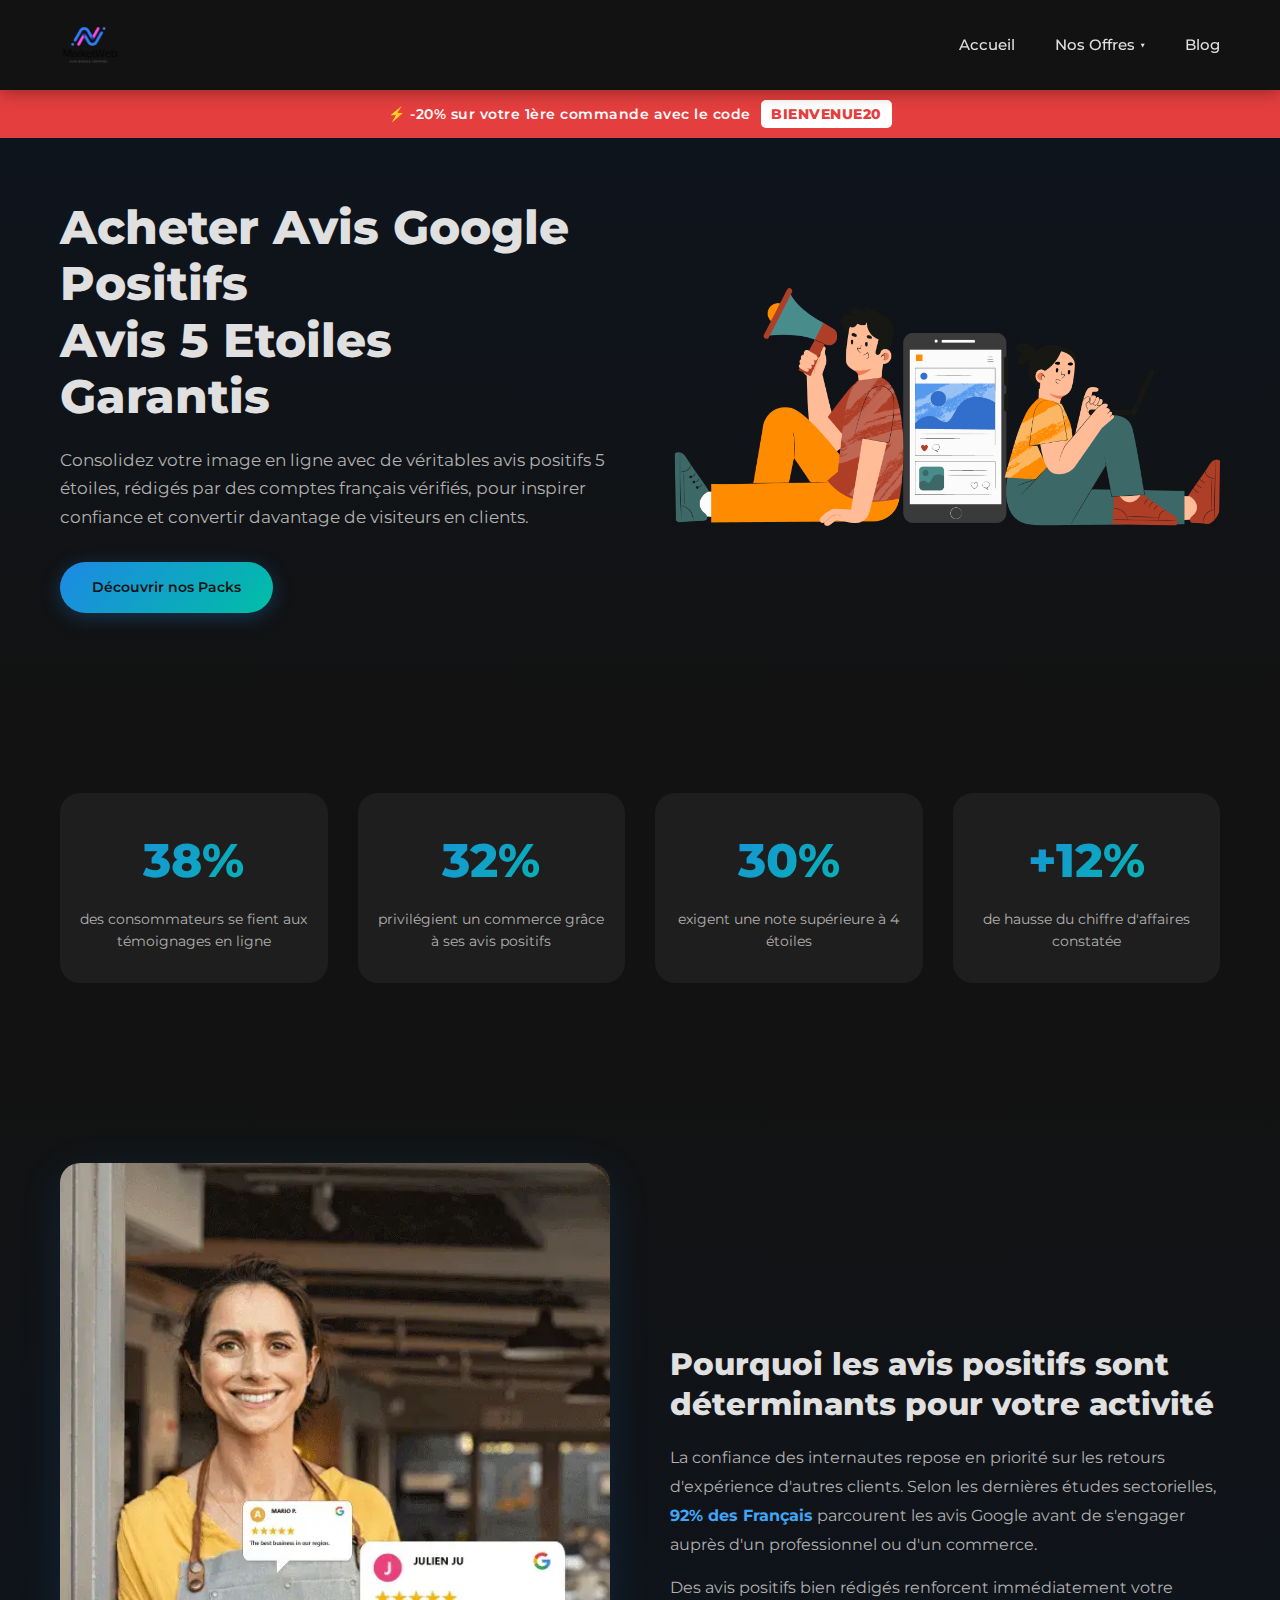
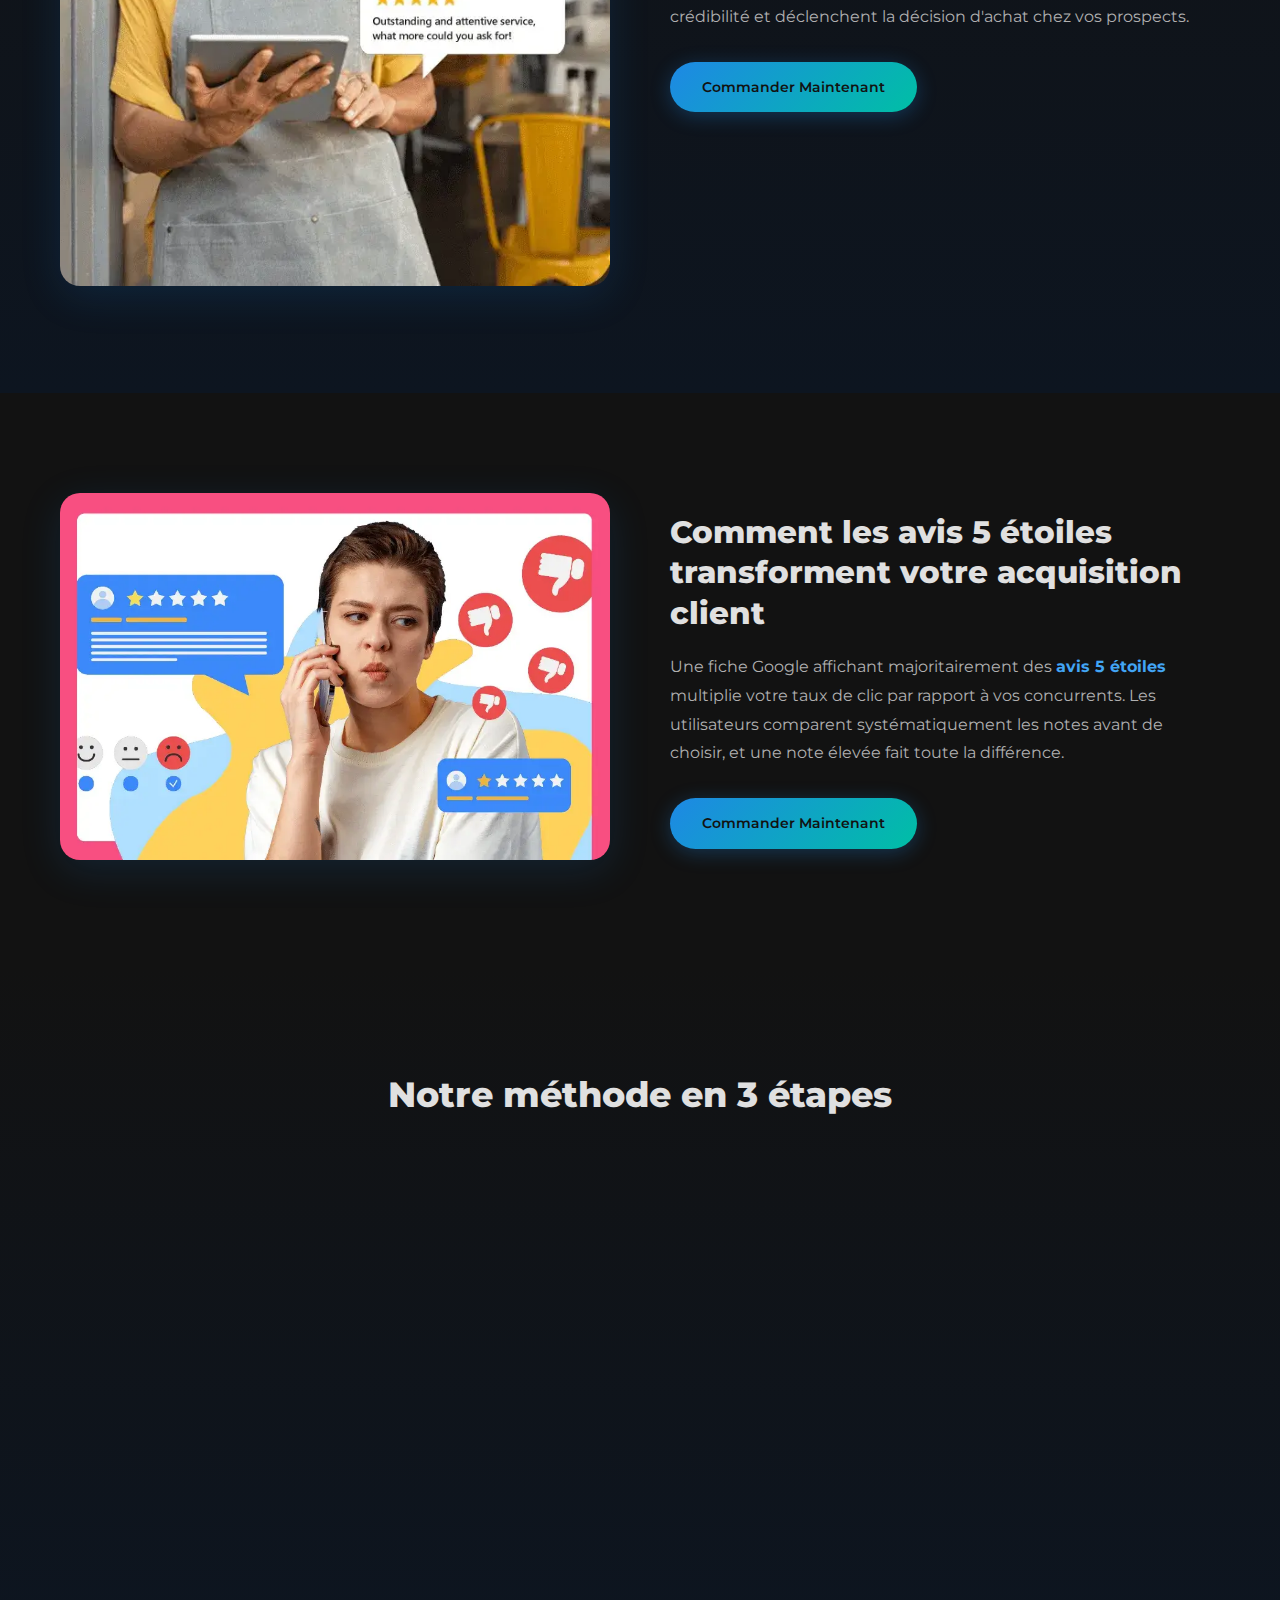
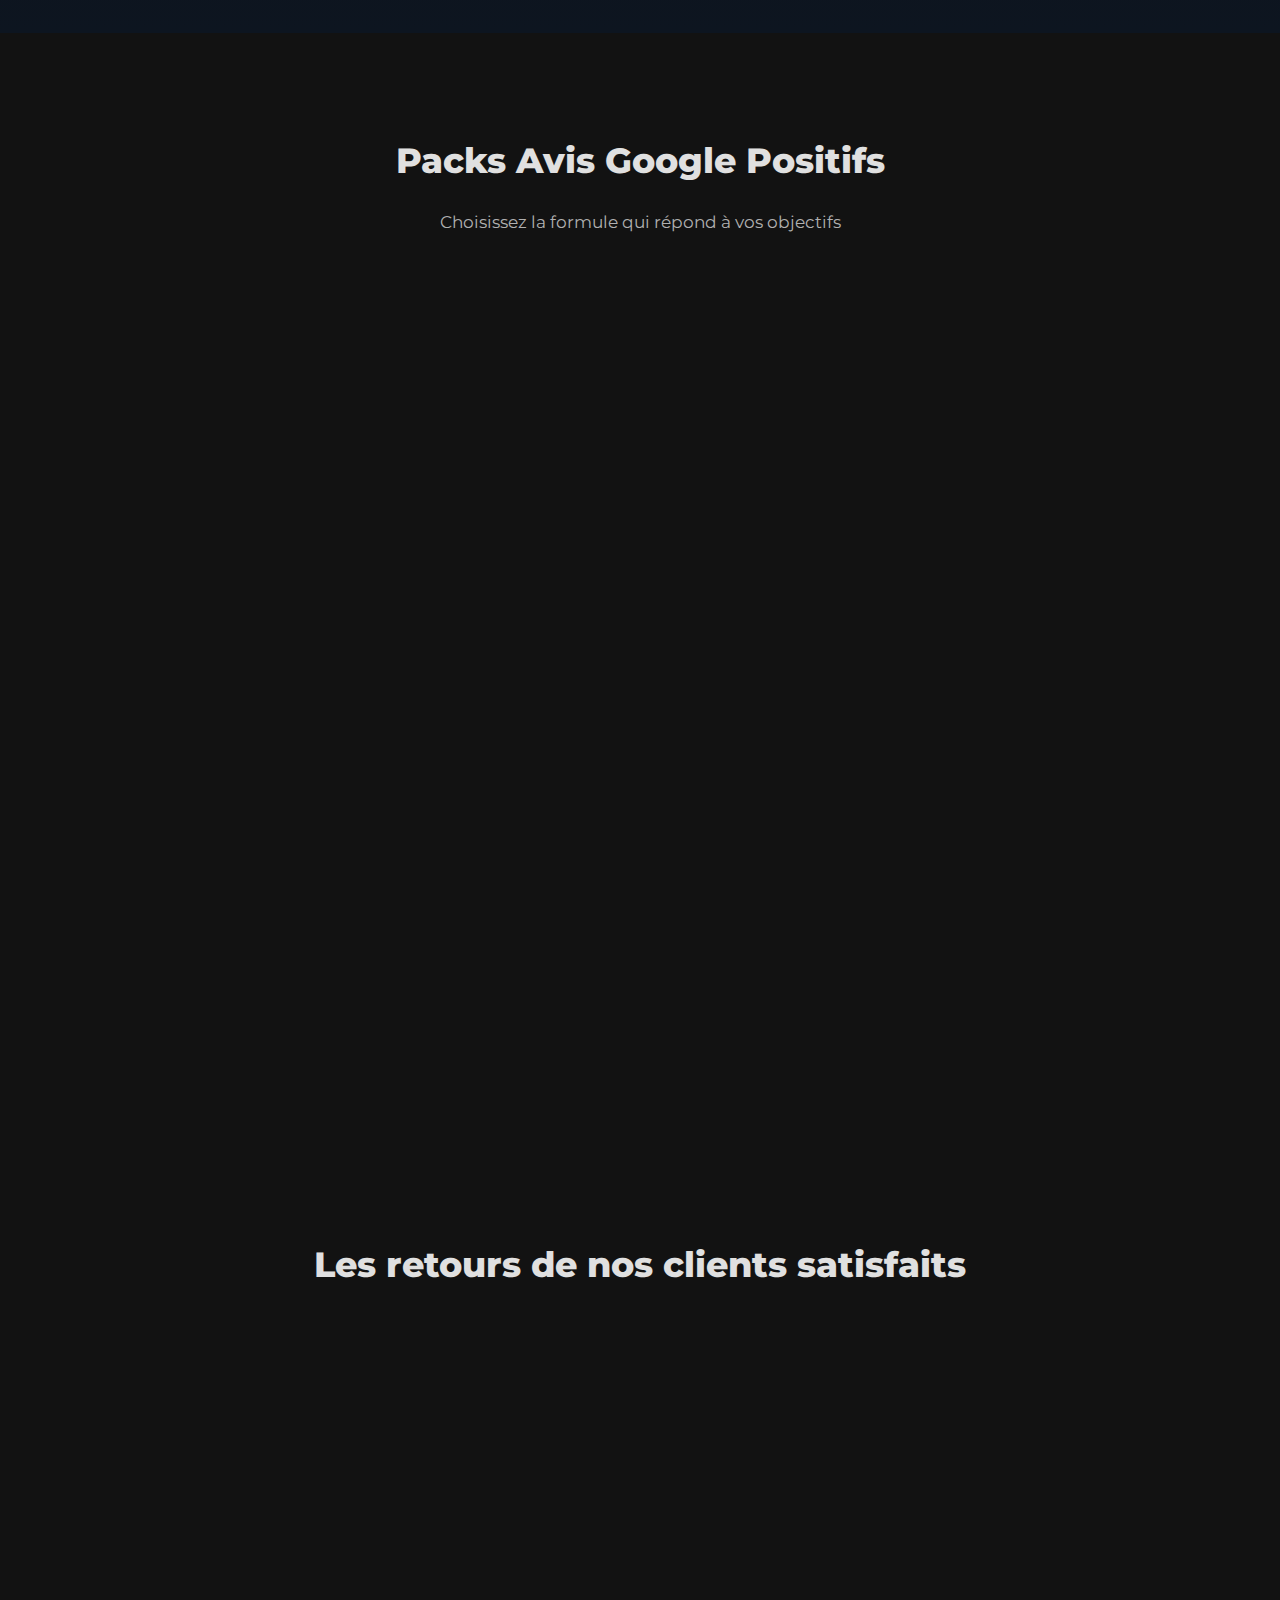
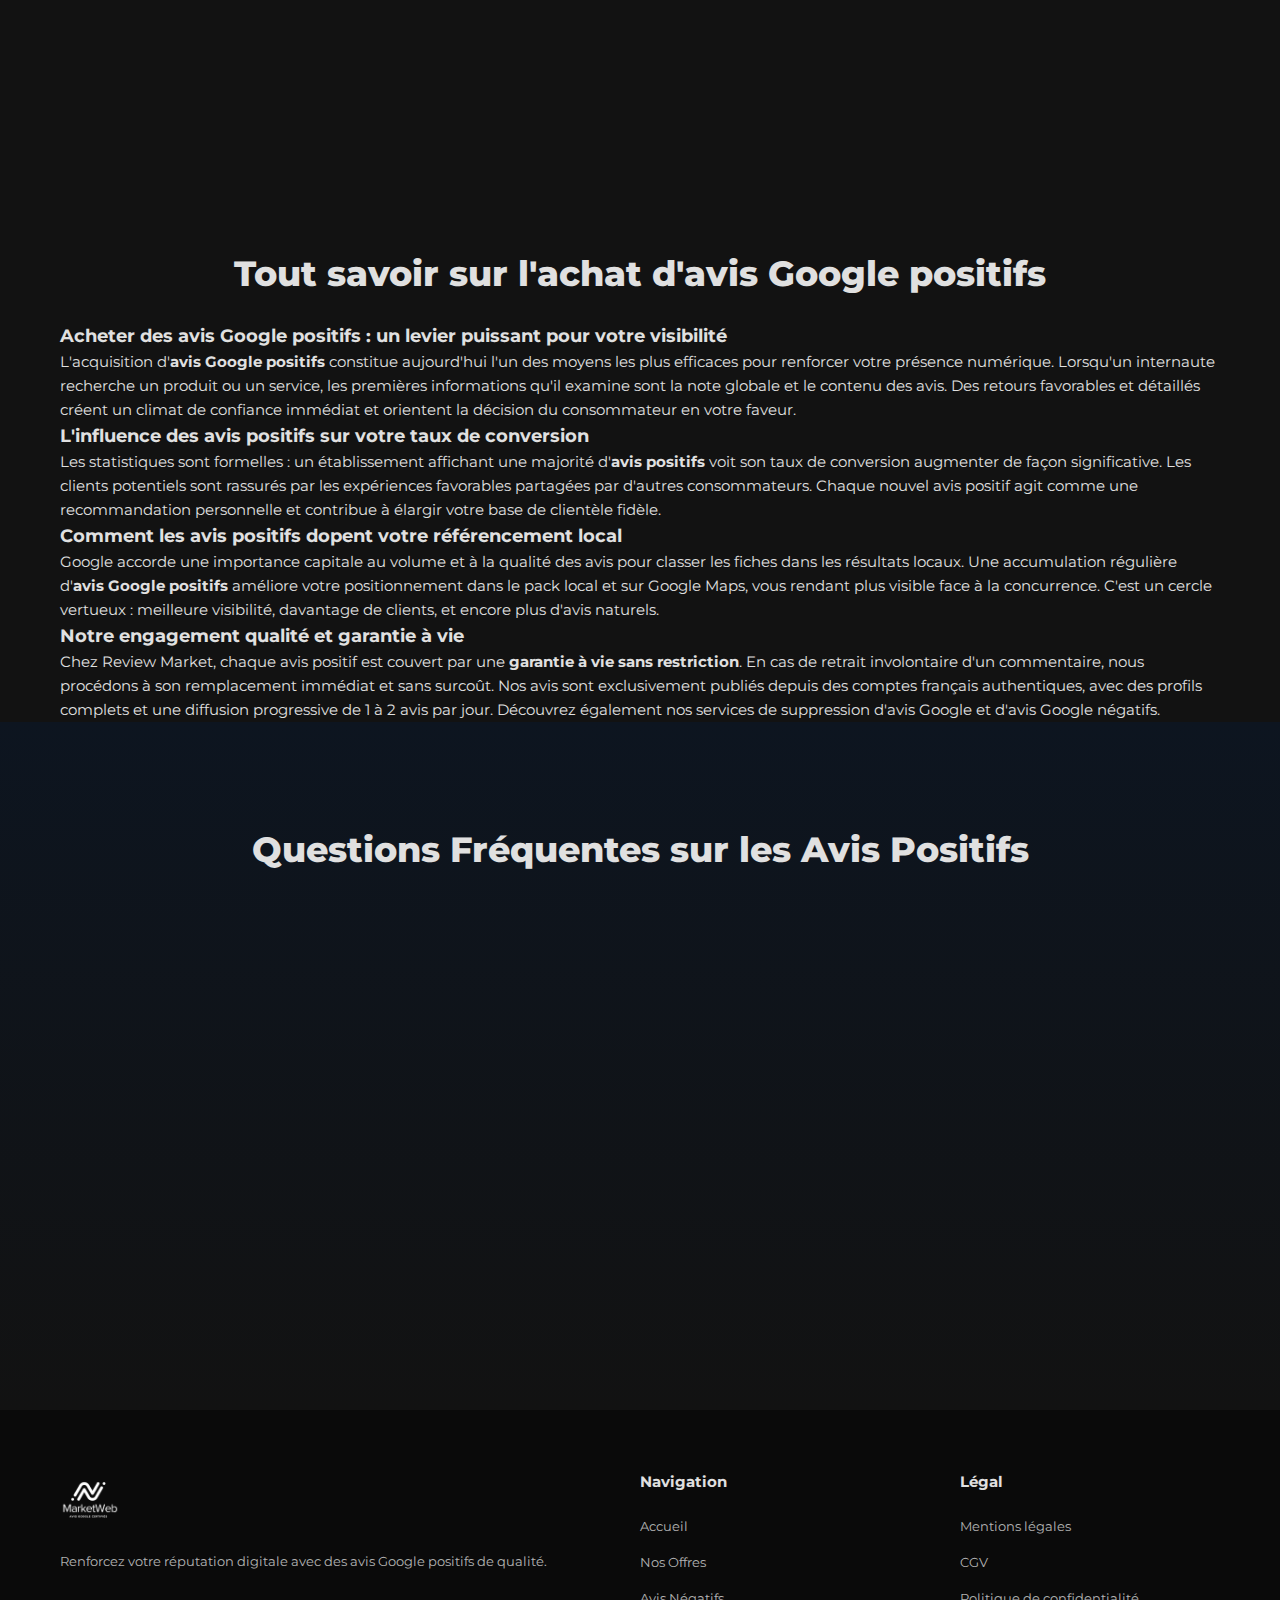
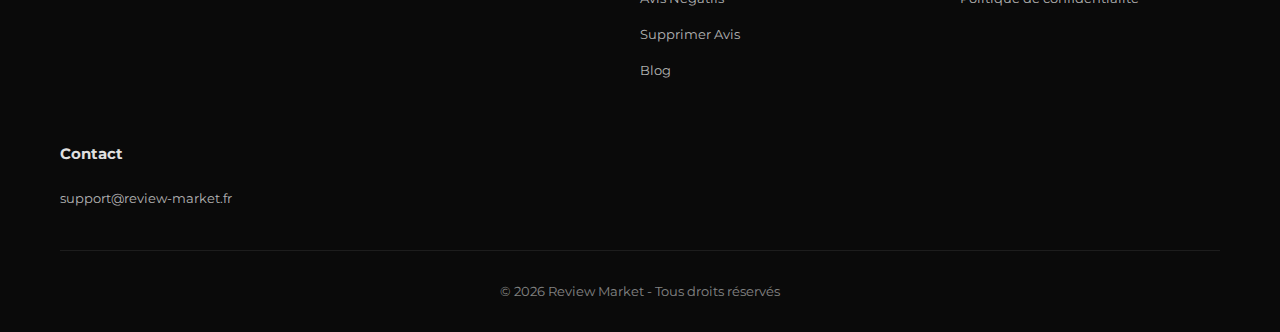
<file: acheter-avis-google-positifs.html>
<!DOCTYPE html>
<html lang="fr">
<head>
    <meta charset="UTF-8">
    <meta name="viewport" content="width=device-width, initial-scale=1.0">
    <meta name="robots" content="index, follow">
    <title>Acheter Avis Google Positifs - Avis 5 Etoiles Garantis</title>
    <meta name="description" content="Commandez des avis Google positifs 5 etoiles pour booster votre fiche. Comptes francais verifies, publication progressive et garantie a vie des 99 euros.">
    <link rel="canonical" href="https://review-market.fr/acheter-avis-google-positifs.html"/>
    <link rel="alternate" hreflang="fr-FR" href="https://review-market.fr/acheter-avis-google-positifs.html"/>
    <meta property="og:type" content="website">
    <meta property="og:url" content="https://review-market.fr/acheter-avis-google-positifs.html">
    <meta property="og:title" content="Acheter Avis Google Positifs - Avis 5 Etoiles Garantis">
    <meta property="og:description" content="Commandez des avis Google positifs 5 etoiles pour booster votre fiche. Comptes francais verifies, publication progressive et garantie a vie des 99 euros.">
    <meta property="og:image" content="https://review-market.fr/logo.png">
    <meta property="og:locale" content="fr_FR">
    <meta property="og:site_name" content="Review Market">
    <meta name="twitter:card" content="summary_large_image">
    <meta name="twitter:title" content="Acheter Avis Google Positifs - Avis 5 Etoiles Garantis">
    <meta name="twitter:description" content="Commandez des avis Google positifs 5 etoiles pour booster votre fiche. Comptes francais verifies, publication progressive et garantie a vie des 99 euros.">
    <meta name="twitter:image" content="https://review-market.fr/logo.png">
    <link rel="preconnect" href="https://fonts.googleapis.com">
    <link rel="preconnect" href="https://fonts.gstatic.com" crossorigin>
    <link href="https://fonts.googleapis.com/css2?family=Montserrat:wght@400;500;600;700;800&display=swap" rel="stylesheet">
    <link rel="stylesheet" href="styles.css">
    <link rel="icon" type="image/x-icon" href="/favicon.ico">
    <link rel="shortcut icon" href="/favicon.ico">
    <link rel="apple-touch-icon" type="image/png" sizes="96x96" href="./logo/apple-icon-96x96.png">
    <link rel="icon" type="image/png" sizes="32x32" href="./logo/android-icon-32x32.png">
    <link rel="icon" type="image/png" sizes="96x96" href="./logo/android-icon-96x96.png">
    <meta name="msapplication-TileColor" content="#ffffff">
    <meta name="msapplication-TileImage" content="./logo/ms-icon-32x32.png">
    <meta name="msapplication-TileImage" content="./logo/ms-icon-96x96.png">
    <script type="application/ld+json">
    {
        "@context": "https://schema.org",
        "@type": "BreadcrumbList",
        "itemListElement": [
            {
                "@type": "ListItem",
                "position": 1,
                "name": "Accueil",
                "item": "https://review-market.fr/"
            },
            {
                "@type": "ListItem",
                "position": 2,
                "name": "Acheter Avis Google Positifs",
                "item": "https://review-market.fr/acheter-avis-google-positifs.html"
            }
        ]
    }
    </script>
    <script type="application/ld+json">
    {
        "@context": "https://schema.org",
        "@type": "Service",
        "serviceType": "Achat d'avis Google positifs",
        "provider": {
            "@type": "Organization",
            "name": "Review Market",
            "url": "https://review-market.fr"
        },
        "areaServed": {
            "@type": "Country",
            "name": "France"
        },
        "description": "Service d'achat d'avis Google positifs 5 etoiles avec comptes francais verifies, publication graduelle et garantie a vie.",
        "offers": {
            "@type": "AggregateOffer",
            "lowPrice": "99",
            "highPrice": "279",
            "priceCurrency": "EUR",
            "offerCount": "3"
        }
    }
    </script>
    <script type="application/ld+json">
    {
        "@context": "https://schema.org",
        "@type": "FAQPage",
        "mainEntity": [
            {
                "@type": "Question",
                "name": "Comment acheter des avis Google positifs ?",
                "acceptedAnswer": {
                    "@type": "Answer",
                    "text": "Selectionnez le pack adapte a vos besoins, finalisez votre commande via notre paiement securise, puis notre equipe vous contacte sur WhatsApp pour personnaliser chaque avis. La publication debute sous 24 a 48 heures."
                }
            },
            {
                "@type": "Question",
                "name": "Les avis positifs proviennent-ils de vrais comptes ?",
                "acceptedAnswer": {
                    "@type": "Answer",
                    "text": "Oui, chaque avis est publie depuis un compte Google francais authentique avec un historique reel. Les profils disposent de noms francais credibles et d'une anciennete suffisante pour garantir leur legitimite."
                }
            },
            {
                "@type": "Question",
                "name": "En combien de temps les avis positifs sont-ils publies ?",
                "acceptedAnswer": {
                    "@type": "Answer",
                    "text": "Les premiers avis apparaissent dans les 24 a 48 heures suivant la validation. Ensuite, nous maintenons une cadence de 1 a 2 publications quotidiennes pour simuler un flux naturel de retours clients."
                }
            },
            {
                "@type": "Question",
                "name": "Quelle garantie offrez-vous sur les avis positifs ?",
                "acceptedAnswer": {
                    "@type": "Answer",
                    "text": "Tous nos avis positifs beneficient d'une garantie a vie illimitee. Si un avis venait a disparaitre pour quelque raison que ce soit, nous le remplacons gratuitement sans aucune condition de duree."
                }
            }
        ]
    }
    </script>
    <script type="application/ld+json">
    {
        "@context": "https://schema.org",
        "@type": "ItemList",
        "itemListElement": [
            {
                "@type": "Product",
                "position": 1,
                "name": "Pack 25 Avis Google Positifs",
                "description": "25 avis Google positifs 5 etoiles + 5 offerts. Comptes francais, textes sur mesure, garantie a vie.",
                "image": "https://review-market.fr/logo.png",
                "url": "https://review-market.fr/acheter-avis-google-positifs.html#offres",
                "brand": {"@type": "Brand", "name": "Review Market"},
                "offers": {
                    "@type": "Offer",
                    "price": "99",
                    "priceCurrency": "EUR",
                    "availability": "https://schema.org/InStock",
                    "shippingDetails": {
                        "@type": "OfferShippingDetails",
                        "shippingRate": {
                            "@type": "MonetaryAmount",
                            "value": "0",
                            "currency": "EUR"
                        },
                        "deliveryTime": {
                            "@type": "ShippingDeliveryTime",
                            "handlingTime": {
                                "@type": "QuantitativeValue",
                                "minValue": 1,
                                "maxValue": 2,
                                "unitCode": "DAY"
                            },
                            "transitTime": {
                                "@type": "QuantitativeValue",
                                "minValue": 3,
                                "maxValue": 14,
                                "unitCode": "DAY"
                            }
                        },
                        "shippingDestination": {
                            "@type": "DefinedRegion",
                            "addressCountry": "FR"
                        }
                    },
                    "hasMerchantReturnPolicy": {
                        "@type": "MerchantReturnPolicy",
                        "applicableCountry": "FR",
                        "returnPolicyCategory": "https://schema.org/MerchantReturnNotPermitted"
                    }
                }
            },
            {
                "@type": "Product",
                "position": 2,
                "name": "Pack 50 Avis Google Positifs",
                "description": "50 avis Google positifs 5 etoiles + 10 offerts. Comptes francais, textes sur mesure, garantie a vie.",
                "image": "https://review-market.fr/logo.png",
                "url": "https://review-market.fr/acheter-avis-google-positifs.html#offres",
                "brand": {"@type": "Brand", "name": "Review Market"},
                "offers": {
                    "@type": "Offer",
                    "price": "169",
                    "priceCurrency": "EUR",
                    "availability": "https://schema.org/InStock",
                    "shippingDetails": {
                        "@type": "OfferShippingDetails",
                        "shippingRate": {
                            "@type": "MonetaryAmount",
                            "value": "0",
                            "currency": "EUR"
                        },
                        "deliveryTime": {
                            "@type": "ShippingDeliveryTime",
                            "handlingTime": {
                                "@type": "QuantitativeValue",
                                "minValue": 1,
                                "maxValue": 2,
                                "unitCode": "DAY"
                            },
                            "transitTime": {
                                "@type": "QuantitativeValue",
                                "minValue": 3,
                                "maxValue": 14,
                                "unitCode": "DAY"
                            }
                        },
                        "shippingDestination": {
                            "@type": "DefinedRegion",
                            "addressCountry": "FR"
                        }
                    },
                    "hasMerchantReturnPolicy": {
                        "@type": "MerchantReturnPolicy",
                        "applicableCountry": "FR",
                        "returnPolicyCategory": "https://schema.org/MerchantReturnNotPermitted"
                    }
                }
            },
            {
                "@type": "Product",
                "position": 3,
                "name": "Pack 100 Avis Google Positifs",
                "description": "100 avis Google positifs 5 etoiles + 20 offerts. Comptes francais, textes sur mesure, garantie a vie.",
                "image": "https://review-market.fr/logo.png",
                "url": "https://review-market.fr/acheter-avis-google-positifs.html#offres",
                "brand": {"@type": "Brand", "name": "Review Market"},
                "offers": {
                    "@type": "Offer",
                    "price": "279",
                    "priceCurrency": "EUR",
                    "availability": "https://schema.org/InStock",
                    "shippingDetails": {
                        "@type": "OfferShippingDetails",
                        "shippingRate": {
                            "@type": "MonetaryAmount",
                            "value": "0",
                            "currency": "EUR"
                        },
                        "deliveryTime": {
                            "@type": "ShippingDeliveryTime",
                            "handlingTime": {
                                "@type": "QuantitativeValue",
                                "minValue": 1,
                                "maxValue": 2,
                                "unitCode": "DAY"
                            },
                            "transitTime": {
                                "@type": "QuantitativeValue",
                                "minValue": 3,
                                "maxValue": 14,
                                "unitCode": "DAY"
                            }
                        },
                        "shippingDestination": {
                            "@type": "DefinedRegion",
                            "addressCountry": "FR"
                        }
                    },
                    "hasMerchantReturnPolicy": {
                        "@type": "MerchantReturnPolicy",
                        "applicableCountry": "FR",
                        "returnPolicyCategory": "https://schema.org/MerchantReturnNotPermitted"
                    }
                }
            }
        ]
    }
    </script>
</head>
<body>
    <header class="header">
        <div class="container">
            <a href="https://review-market.fr" class="logo">
                <img src="logo.png" alt="Avis Google Positifs" title="Avis Google Positifs" class="logo-img" width="512" height="512">
            </a>
            <nav class="nav">
                <ul class="nav-list">
                    <li><a href="https://review-market.fr" class="nav-link">Accueil</a></li>
                    <li class="nav-item dropdown">
                        <a href="#" class="nav-link">Nos Offres <span class="dropdown-arrow">&#9660;</span></a>
                        <div class="dropdown-menu">
                            <a href="https://review-market.fr#offres">Avis Positifs</a>
                            <a href="https://review-market.fr/acheter-avis-negatif-google.html#offres">Avis N&eacute;gatifs</a>
                            <a href="https://review-market.fr/supprimer-avis-google.html#offres">Supprimer Avis</a>
                        </div>
                    </li>
                    <li><a href="https://review-market.fr/blog/" class="nav-link">Blog</a></li>
                </ul>
            </nav>
            <button class="menu-toggle" aria-label="Menu">
                <span></span>
                <span></span>
                <span></span>
            </button>
        </div>
    </header>
    <div class="promo-bar">&#x26A1; -20% sur votre 1&egrave;re commande avec le code <span class="promo-code">BIENVENUE20</span></div>

    <section id="accueil" class="hero">
        <div class="container">
            <div class="hero-content">
                <h1>Acheter Avis Google Positifs <br> Avis 5 Etoiles Garantis</h1>
                <p class="hero-subtitle">Consolidez votre image en ligne avec de v&eacute;ritables avis positifs 5 &eacute;toiles, r&eacute;dig&eacute;s par des comptes fran&ccedil;ais v&eacute;rifi&eacute;s, pour inspirer confiance et convertir davantage de visiteurs en clients.</p>
                <a href="#offres" class="btn btn-primary" title="acheter avis google positifs">D&eacute;couvrir nos Packs</a>
            </div>
            <div class="hero-image">
                <img src="acheter-avis-google-hero.png" alt="acheter avis google positifs" title="acheter avis google positifs" class="hero-img" loading="eager" width="964" height="421">
            </div>
        </div>
    </section>

    <section class="stats">
        <div class="container">
            <div class="stat-card">
                <div class="stat-number" data-target="92" data-suffix="%">92%</div>
                <p>des consommateurs se fient aux t&eacute;moignages en ligne</p>
            </div>
            <div class="stat-card">
                <div class="stat-number" data-target="78" data-suffix="%">78%</div>
                <p>privil&eacute;gient un commerce gr&acirc;ce &agrave; ses avis positifs</p>
            </div>
            <div class="stat-card">
                <div class="stat-number" data-target="72" data-suffix="%">72%</div>
                <p>exigent une note sup&eacute;rieure &agrave; 4 &eacute;toiles</p>
            </div>
            <div class="stat-card">
                <div class="stat-number" data-target="0" data-static="+12%">+12%</div>
                <p>de hausse du chiffre d'affaires constat&eacute;e</p>
            </div>
        </div>
    </section>

    <section class="credibility">
        <div class="container">
            <div class="credibility-image">
                <img src="credibilite-avis-google.webp" alt="avis google positifs credibilite" title="avis google positifs credibilite" class="credibility-img" loading="lazy" width="601" height="791">
            </div>
            <div class="credibility-content">
                <h2>Pourquoi les avis positifs sont d&eacute;terminants pour votre activit&eacute;</h2>
                <p>La confiance des internautes repose en priorit&eacute; sur les retours d'exp&eacute;rience d'autres clients. Selon les derni&egrave;res &eacute;tudes sectorielles, <strong>92% des Fran&ccedil;ais</strong> parcourent les avis Google avant de s'engager aupr&egrave;s d'un professionnel ou d'un commerce.</p>
                <p>Des avis positifs bien r&eacute;dig&eacute;s renforcent imm&eacute;diatement votre cr&eacute;dibilit&eacute; et d&eacute;clenchent la d&eacute;cision d'achat chez vos prospects.</p>
                <a href="#offres" class="btn btn-primary">Commander Maintenant</a>
            </div>
        </div>
    </section>

    <section class="credibility credibility-reverse">
        <div class="container">
            <div class="credibility-content">
                <h2>Comment les avis 5 &eacute;toiles transforment votre acquisition client</h2>
                <p>Une fiche Google affichant majoritairement des <strong>avis 5 &eacute;toiles</strong> multiplie votre taux de clic par rapport &agrave; vos concurrents. Les utilisateurs comparent syst&eacute;matiquement les notes avant de choisir, et une note &eacute;lev&eacute;e fait toute la diff&eacute;rence.</p>
                <a href="#offres" class="btn btn-primary" title="acheter avis google positifs 5 etoiles">Commander Maintenant</a>
            </div>
            <div class="credibility-image">
                <img src="avis-clients-google.webp" alt="avis positifs google clients" title="avis positifs google clients" class="credibility-img" loading="lazy" width="900" height="600">
            </div>
        </div>
    </section>

    <section class="how-it-works">
        <div class="container">
            <h2 class="section-title">Notre m&eacute;thode en 3 &eacute;tapes</h2>
            <div class="steps">
                <div class="step">
                    <div class="step-icon">
                        <span>1</span>
                    </div>
                    <h3>S&eacute;lectionnez votre pack</h3>
                    <p>Choisissez la formule adapt&eacute;e &agrave; vos ambitions. Votre commande est prise en charge d&egrave;s la confirmation du r&egrave;glement.</p>
                </div>
                <div class="step">
                    <div class="step-icon">
                        <span>2</span>
                    </div>
                    <h3>Personnalisation via WhatsApp</h3>
                    <p>Notre &eacute;quipe vous contacte pour cerner votre activit&eacute; et r&eacute;diger des avis positifs cr&eacute;dibles, parfaitement adapt&eacute;s &agrave; votre domaine.</p>
                </div>
                <div class="step">
                    <div class="step-icon">
                        <span>3</span>
                    </div>
                    <h3>Diffusion &eacute;chelonn&eacute;e</h3>
                    <p>Vos avis positifs sont publi&eacute;s progressivement pour reproduire un flux organique. Votre r&eacute;putation s'am&eacute;liore jour apr&egrave;s jour.</p>
                </div>
            </div>
        </div>
    </section>

    <section id="offres" class="pricing">
        <div class="container">
            <h2 class="section-title">Packs Avis Google Positifs</h2>
            <p class="section-subtitle">Choisissez la formule qui r&eacute;pond &agrave; vos objectifs</p>
            <div class="pricing-cards">
                <div class="pricing-card">
                    <div class="pricing-header">
                        <h3>25 Avis Positifs</h3>
                        <div class="pricing-bonus">+ 5 offerts</div>
                    </div>
                    <div class="pricing-price">
                        <span class="price">99&euro;</span>
                    </div>
                    <ul class="pricing-features">
                        <li><span class="check">&#10003;</span> Comptes &#127467;&#127479;</li>
                        <li><span class="check">&#10003;</span> Nom pr&eacute;nom &#127467;&#127479;</li>
                        <li><span class="check">&#10003;</span> Textes Personnalis&eacute;s</li>
                        <li><span class="check">&#10003;</span> Fournissez vos Textes</li>
                        <li><span class="check">&#10003;</span> Fournissez vos Images</li>
                        <li><span class="check">&#10003;</span> Garantie &agrave; vie</li>
                        <li><span class="check">&#10003;</span> Rythme 1 &agrave; 2 avis/jrs</li>
                        <li><span class="check">&#10003;</span> Service Client 24/7</li>
                    </ul>
                    <a href="https://buy.stripe.com/cNi00i45B4re0GS8bRabK0z" class="btn btn-outline" target="_blank" rel="noopener noreferrer">Commander</a>
                </div>

                <div class="pricing-card featured">
                    <div class="pricing-badge">Populaire</div>
                    <div class="pricing-header">
                        <h3>50 Avis Positifs</h3>
                        <div class="pricing-bonus">+ 10 offerts</div>
                    </div>
                    <div class="pricing-price">
                        <span class="price">169&euro;</span>
                    </div>
                    <ul class="pricing-features">
                        <li><span class="check">&#10003;</span> Comptes &#127467;&#127479;</li>
                        <li><span class="check">&#10003;</span> Nom pr&eacute;nom &#127467;&#127479;</li>
                        <li><span class="check">&#10003;</span> Textes Personnalis&eacute;s</li>
                        <li><span class="check">&#10003;</span> Fournissez vos Textes</li>
                        <li><span class="check">&#10003;</span> Fournissez vos Images</li>
                        <li><span class="check">&#10003;</span> Garantie &agrave; vie</li>
                        <li><span class="check">&#10003;</span> Rythme 1 &agrave; 2 avis/jrs</li>
                        <li><span class="check">&#10003;</span> Service Client 24/7</li>
                    </ul>
                    <a href="https://buy.stripe.com/28E28qfOj3na1KW3VBabK0A" class="btn btn-primary" title="acheter avis google positifs pas cher" target="_blank" rel="noopener noreferrer">Commander</a>
                </div>

                <div class="pricing-card">
                    <div class="pricing-header">
                        <h3>100 Avis Positifs</h3>
                        <div class="pricing-bonus">+ 20 offerts</div>
                    </div>
                    <div class="pricing-price">
                        <span class="price">279&euro;</span>
                    </div>
                    <ul class="pricing-features">
                        <li><span class="check">&#10003;</span> Comptes &#127467;&#127479;</li>
                        <li><span class="check">&#10003;</span> Nom pr&eacute;nom &#127467;&#127479;</li>
                        <li><span class="check">&#10003;</span> Textes Personnalis&eacute;s</li>
                        <li><span class="check">&#10003;</span> Fournissez vos Textes</li>
                        <li><span class="check">&#10003;</span> Fournissez vos Images</li>
                        <li><span class="check">&#10003;</span> Garantie &agrave; vie</li>
                        <li><span class="check">&#10003;</span> Rythme 1 &agrave; 2 avis/jrs</li>
                        <li><span class="check">&#10003;</span> Service Client 24/7</li>
                    </ul>
                    <a href="https://buy.stripe.com/00wfZg59F1f2exI77NabK0B" title="achat avis google positifs" class="btn btn-outline" target="_blank" rel="noopener noreferrer">Commander</a>
                </div>
            </div>
        </div>
    </section>

    <section class="testimonials">
        <div class="container">
            <h2 class="section-title">Les retours de nos clients satisfaits</h2>
            <div class="testimonials-grid">
                <div class="testimonial-card">
                    <img src="temoignage-achat-avis-google-1.webp" alt="temoignage achat avis google positifs" title="temoignage achat avis google positifs" class="testimonial-img" loading="lazy" width="768" height="1496">
                </div>
                <div class="testimonial-card">
                    <img src="temoignage-achat-avis-google-2.webp" alt="avis positifs google temoignage client" title="avis positifs google temoignage client" class="testimonial-img" loading="lazy" width="768" height="1496">
                </div>
                <div class="testimonial-card">
                    <img src="temoignage-achat-avis-google-3.webp" alt="achat avis positif google retour" title="achat avis positif google retour" class="testimonial-img" loading="lazy" width="768" height="1496">
                </div>
                <div class="testimonial-card">
                    <img src="temoignage-achat-avis-google-4.webp" alt="acheter avis positifs google satisfaction" title="acheter avis positifs google satisfaction" class="testimonial-img" loading="lazy" width="768" height="1496">
                </div>
                <div class="testimonial-card">
                    <img src="temoignage-achat-avis-google-5.webp" alt="avis google positifs resultat client" title="avis google positifs resultat client" class="testimonial-img" loading="lazy" width="768" height="1496">
                </div>
            </div>
        </div>
    </section>

    <section class="seo-content">
        <div class="container">
            <h2 class="section-title">Tout savoir sur l'achat d'avis Google positifs</h2>
            <div class="seo-text">
                <h3>Acheter des avis Google positifs : un levier puissant pour votre visibilit&eacute;</h3>
                <p>L'acquisition d'<strong>avis Google positifs</strong> constitue aujourd'hui l'un des moyens les plus efficaces pour renforcer votre pr&eacute;sence num&eacute;rique. Lorsqu'un internaute recherche un produit ou un service, les premi&egrave;res informations qu'il examine sont la note globale et le contenu des avis. Des retours favorables et d&eacute;taill&eacute;s cr&eacute;ent un climat de confiance imm&eacute;diat et orientent la d&eacute;cision du consommateur en votre faveur.</p>

                <h3>L'influence des avis positifs sur votre taux de conversion</h3>
                <p>Les statistiques sont formelles : un &eacute;tablissement affichant une majorit&eacute; d'<strong>avis positifs</strong> voit son taux de conversion augmenter de fa&ccedil;on significative. Les clients potentiels sont rassur&eacute;s par les exp&eacute;riences favorables partag&eacute;es par d'autres consommateurs. Chaque nouvel avis positif agit comme une recommandation personnelle et contribue &agrave; &eacute;largir votre base de client&egrave;le fid&egrave;le.</p>

                <h3>Comment les avis positifs dopent votre r&eacute;f&eacute;rencement local</h3>
                <p>Google accorde une importance capitale au volume et &agrave; la qualit&eacute; des avis pour classer les fiches dans les r&eacute;sultats locaux. Une accumulation r&eacute;guli&egrave;re d'<strong>avis Google positifs</strong> am&eacute;liore votre positionnement dans le pack local et sur Google Maps, vous rendant plus visible face &agrave; la concurrence. C'est un cercle vertueux : meilleure visibilit&eacute;, davantage de clients, et encore plus d'avis naturels.</p>

                <h3>Notre engagement qualit&eacute; et garantie &agrave; vie</h3>
                <p>Chez Review Market, chaque avis positif est couvert par une <strong>garantie &agrave; vie sans restriction</strong>. En cas de retrait involontaire d'un commentaire, nous proc&eacute;dons &agrave; son remplacement imm&eacute;diat et sans surco&ucirc;t. Nos avis sont exclusivement publi&eacute;s depuis des comptes fran&ccedil;ais authentiques, avec des profils complets et une diffusion progressive de 1 &agrave; 2 avis par jour. D&eacute;couvrez &eacute;galement nos services de <a href="supprimer-avis-google.html">suppression d'avis Google</a> et d'<a href="acheter-avis-negatif-google.html">avis Google n&eacute;gatifs</a>.</p>
            </div>
        </div>
    </section>

    <section class="faq">
        <div class="container">
            <h2 class="section-title">Questions Fr&eacute;quentes sur les Avis Positifs</h2>
            <div class="faq-list">
                <div class="faq-item">
                    <button class="faq-question">
                        <span>Comment acheter des avis Google positifs ?</span>
                        <span class="faq-icon">+</span>
                    </button>
                    <div class="faq-answer">
                        <p>S&eacute;lectionnez le pack adapt&eacute; &agrave; vos besoins, finalisez votre commande via notre paiement s&eacute;curis&eacute;, puis notre &eacute;quipe vous contacte sur WhatsApp pour personnaliser chaque avis. La publication d&eacute;bute sous 24 &agrave; 48 heures.</p>
                    </div>
                </div>
                <div class="faq-item">
                    <button class="faq-question">
                        <span>Les avis positifs proviennent-ils de vrais comptes ?</span>
                        <span class="faq-icon">+</span>
                    </button>
                    <div class="faq-answer">
                        <p>Oui, chaque avis est publi&eacute; depuis un compte Google fran&ccedil;ais authentique avec un historique r&eacute;el. Les profils disposent de noms fran&ccedil;ais cr&eacute;dibles et d'une anciennet&eacute; suffisante pour garantir leur l&eacute;gitimit&eacute;.</p>
                    </div>
                </div>
                <div class="faq-item">
                    <button class="faq-question">
                        <span>En combien de temps les avis positifs sont-ils publi&eacute;s ?</span>
                        <span class="faq-icon">+</span>
                    </button>
                    <div class="faq-answer">
                        <p>Les premiers avis apparaissent dans les 24 &agrave; 48 heures suivant la validation. Ensuite, nous maintenons une cadence de 1 &agrave; 2 publications quotidiennes pour simuler un flux naturel de retours clients.</p>
                    </div>
                </div>
                <div class="faq-item">
                    <button class="faq-question">
                        <span>Quelle garantie offrez-vous sur les avis positifs ?</span>
                        <span class="faq-icon">+</span>
                    </button>
                    <div class="faq-answer">
                        <p>Tous nos avis positifs b&eacute;n&eacute;ficient d'une garantie &agrave; vie illimit&eacute;e. Si un avis venait &agrave; dispara&icirc;tre pour quelque raison que ce soit, nous le rempla&ccedil;ons gratuitement sans aucune condition de dur&eacute;e.</p>
                    </div>
                </div>
            </div>
        </div>
    </section>

    <footer class="footer">
        <div class="container">
            <div class="footer-content">
                <div class="footer-brand">
                    <a href="https://review-market.fr" class="logo">
                        <img src="logo.png" alt="acheter avis google positifs" title="acheter avis google positifs" class="logo-img" width="512" height="512">
                    </a>
                    <p>Renforcez votre r&eacute;putation digitale avec des avis Google positifs de qualit&eacute;.</p>
                </div>
                <div class="footer-links">
                    <h4>Navigation</h4>
                    <ul>
                        <li><a href="https://review-market.fr">Accueil</a></li>
                        <li><a href="#offres">Nos Offres</a></li>
                        <li><a href="acheter-avis-negatif-google.html">Avis N&eacute;gatifs</a></li>
                        <li><a href="supprimer-avis-google.html">Supprimer Avis</a></li>
                        <li><a href="https://review-market.fr/blog/">Blog</a></li>
                    </ul>
                </div>
                <div class="footer-links">
                    <h4>L&eacute;gal</h4>
                    <ul>
                        <li><a href="#">Mentions l&eacute;gales</a></li>
                        <li><a href="#">CGV</a></li>
                        <li><a href="#">Politique de confidentialit&eacute;</a></li>
                    </ul>
                </div>
                <div class="footer-links">
                    <h4>Contact</h4>
                    <ul>
                        <li><a href="mailto:support@review-market.fr">support@review-market.fr</a></li>
                    </ul>
                </div>
            </div>
            <div class="footer-bottom">
                <p>&copy; 2026 Review Market - Tous droits r&eacute;serv&eacute;s</p>
            </div>
        </div>
    </footer>

    <script>
        document.addEventListener('DOMContentLoaded', function() {

            const menuToggle = document.querySelector('.menu-toggle');
            const nav = document.querySelector('.nav');

            if (menuToggle && nav) {
                menuToggle.addEventListener('click', function() {
                    nav.classList.toggle('active');
                    menuToggle.classList.toggle('active');
                });

                const navLinks = document.querySelectorAll('.nav-link:not(.nav-item.dropdown > .nav-link)');
                navLinks.forEach(link => {
                    link.addEventListener('click', function() {
                        nav.classList.remove('active');
                        menuToggle.classList.remove('active');
                    });
                });
            }

            const dropdowns = document.querySelectorAll('.nav-item.dropdown');
            dropdowns.forEach(dropdown => {
                const dropdownLink = dropdown.querySelector('.nav-link');
                dropdownLink.addEventListener('click', function(e) {
                    if (window.innerWidth <= 768) {
                        e.preventDefault();
                        dropdown.classList.toggle('active');
                    }
                });
            });

            const dropdownMenuLinks = document.querySelectorAll('.dropdown-menu a');
            dropdownMenuLinks.forEach(link => {
                link.addEventListener('click', function() {
                    if (window.innerWidth <= 768) {
                        const nav = document.querySelector('.nav');
                        const menuToggle = document.querySelector('.menu-toggle');
                        nav.classList.remove('active');
                        menuToggle.classList.remove('active');
                        document.querySelectorAll('.nav-item.dropdown').forEach(d => d.classList.remove('active'));
                    }
                });
            });

            const anchorLinks = document.querySelectorAll('a[href^="#"]');

            anchorLinks.forEach(link => {
                link.addEventListener('click', function(e) {
                    e.preventDefault();
                    const targetId = this.getAttribute('href');
                    const targetElement = document.querySelector(targetId);

                    if (targetElement) {
                        const headerHeight = document.querySelector('.header').offsetHeight;
                        const targetPosition = targetElement.offsetTop - headerHeight;

                        window.scrollTo({
                            top: targetPosition,
                            behavior: 'smooth'
                        });
                    }
                });
            });

            const faqItems = document.querySelectorAll('.faq-item');

            faqItems.forEach(item => {
                const question = item.querySelector('.faq-question');

                question.addEventListener('click', function() {
                    faqItems.forEach(otherItem => {
                        if (otherItem !== item && otherItem.classList.contains('active')) {
                            otherItem.classList.remove('active');
                        }
                    });

                    item.classList.toggle('active');
                });
            });

            const sections = document.querySelectorAll('section[id]');
            const navLinksAll = document.querySelectorAll('.nav-link');

            function updateActiveNav() {
                const scrollPosition = window.scrollY + 100;

                sections.forEach(section => {
                    const sectionTop = section.offsetTop;
                    const sectionHeight = section.offsetHeight;
                    const sectionId = section.getAttribute('id');

                    if (scrollPosition >= sectionTop && scrollPosition < sectionTop + sectionHeight) {
                        navLinksAll.forEach(link => {
                            link.classList.remove('active');
                            if (link.getAttribute('href') === '#' + sectionId) {
                                link.classList.add('active');
                            }
                        });
                    }
                });
            }

            window.addEventListener('scroll', updateActiveNav);

            const header = document.querySelector('.header');

            function updateHeader() {
                if (window.scrollY > 50) {
                    header.style.boxShadow = '0 4px 20px rgba(0, 0, 0, 0.1)';
                } else {
                    header.style.boxShadow = '0 4px 15px rgba(0, 0, 0, 0.08)';
                }
            }

            window.addEventListener('scroll', updateHeader);

            const animateElements = document.querySelectorAll('.stat-card, .step, .pricing-card, .testimonial-card, .blog-card, .faq-item');

            const observerOptions = {
                threshold: 0.1,
                rootMargin: '0px 0px -50px 0px'
            };

            const observer = new IntersectionObserver(function(entries) {
                entries.forEach(entry => {
                    if (entry.isIntersecting) {
                        entry.target.style.opacity = '1';
                        entry.target.style.transform = 'translateY(0)';
                    }
                });
            }, observerOptions);

            animateElements.forEach(element => {
                element.style.opacity = '0';
                element.style.transform = 'translateY(30px)';
                element.style.transition = 'opacity 0.6s ease, transform 0.6s ease';
                observer.observe(element);
            });

            const statNumbers = document.querySelectorAll('.stat-number');
            let animated = false;
            function animateCounters() {
                if (animated) return;
                statNumbers.forEach(stat => {
                    const staticText = stat.getAttribute('data-static');
                    if (staticText) { stat.textContent = staticText; return; }
                    const target = parseInt(stat.getAttribute('data-target') || stat.textContent);
                    const suffix = stat.getAttribute('data-suffix') || '%';
                    if (isNaN(target) || target <= 0) return;
                    let current = 0;
                    const increment = target / 50;
                    const duration = 2000;
                    const stepTime = duration / 50;
                    const counter = setInterval(() => {
                        current += increment;
                        if (current >= target) { stat.textContent = target + suffix; clearInterval(counter); }
                        else { stat.textContent = Math.floor(current) + suffix; }
                    }, stepTime);
                });
                animated = true;
            }
            const statsSection = document.querySelector('.stats');
            if (statsSection) {
                const statsObserver = new IntersectionObserver((entries) => {
                    entries.forEach(entry => { if (entry.isIntersecting) { animateCounters(); } });
                }, { threshold: 0.5 });
                statsObserver.observe(statsSection);
            }

        });
    </script>
</body>
</html>
</file>
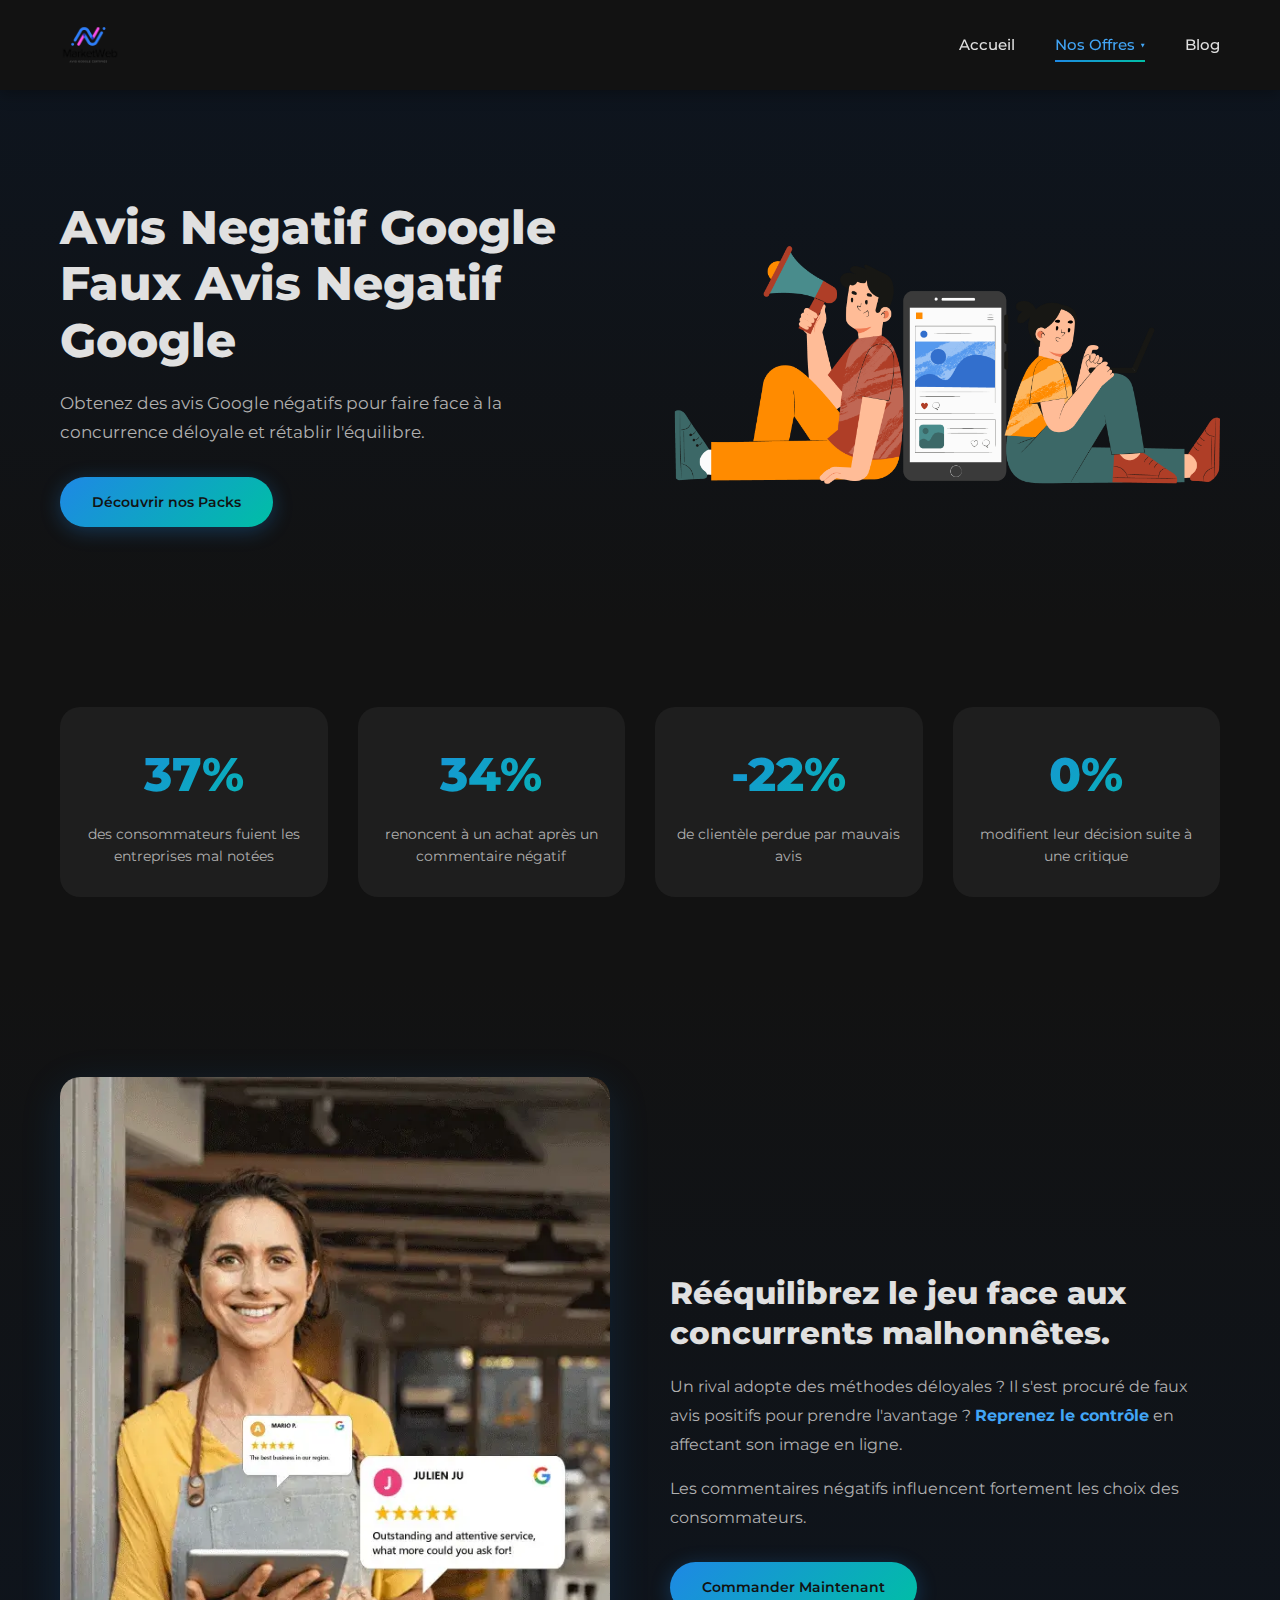
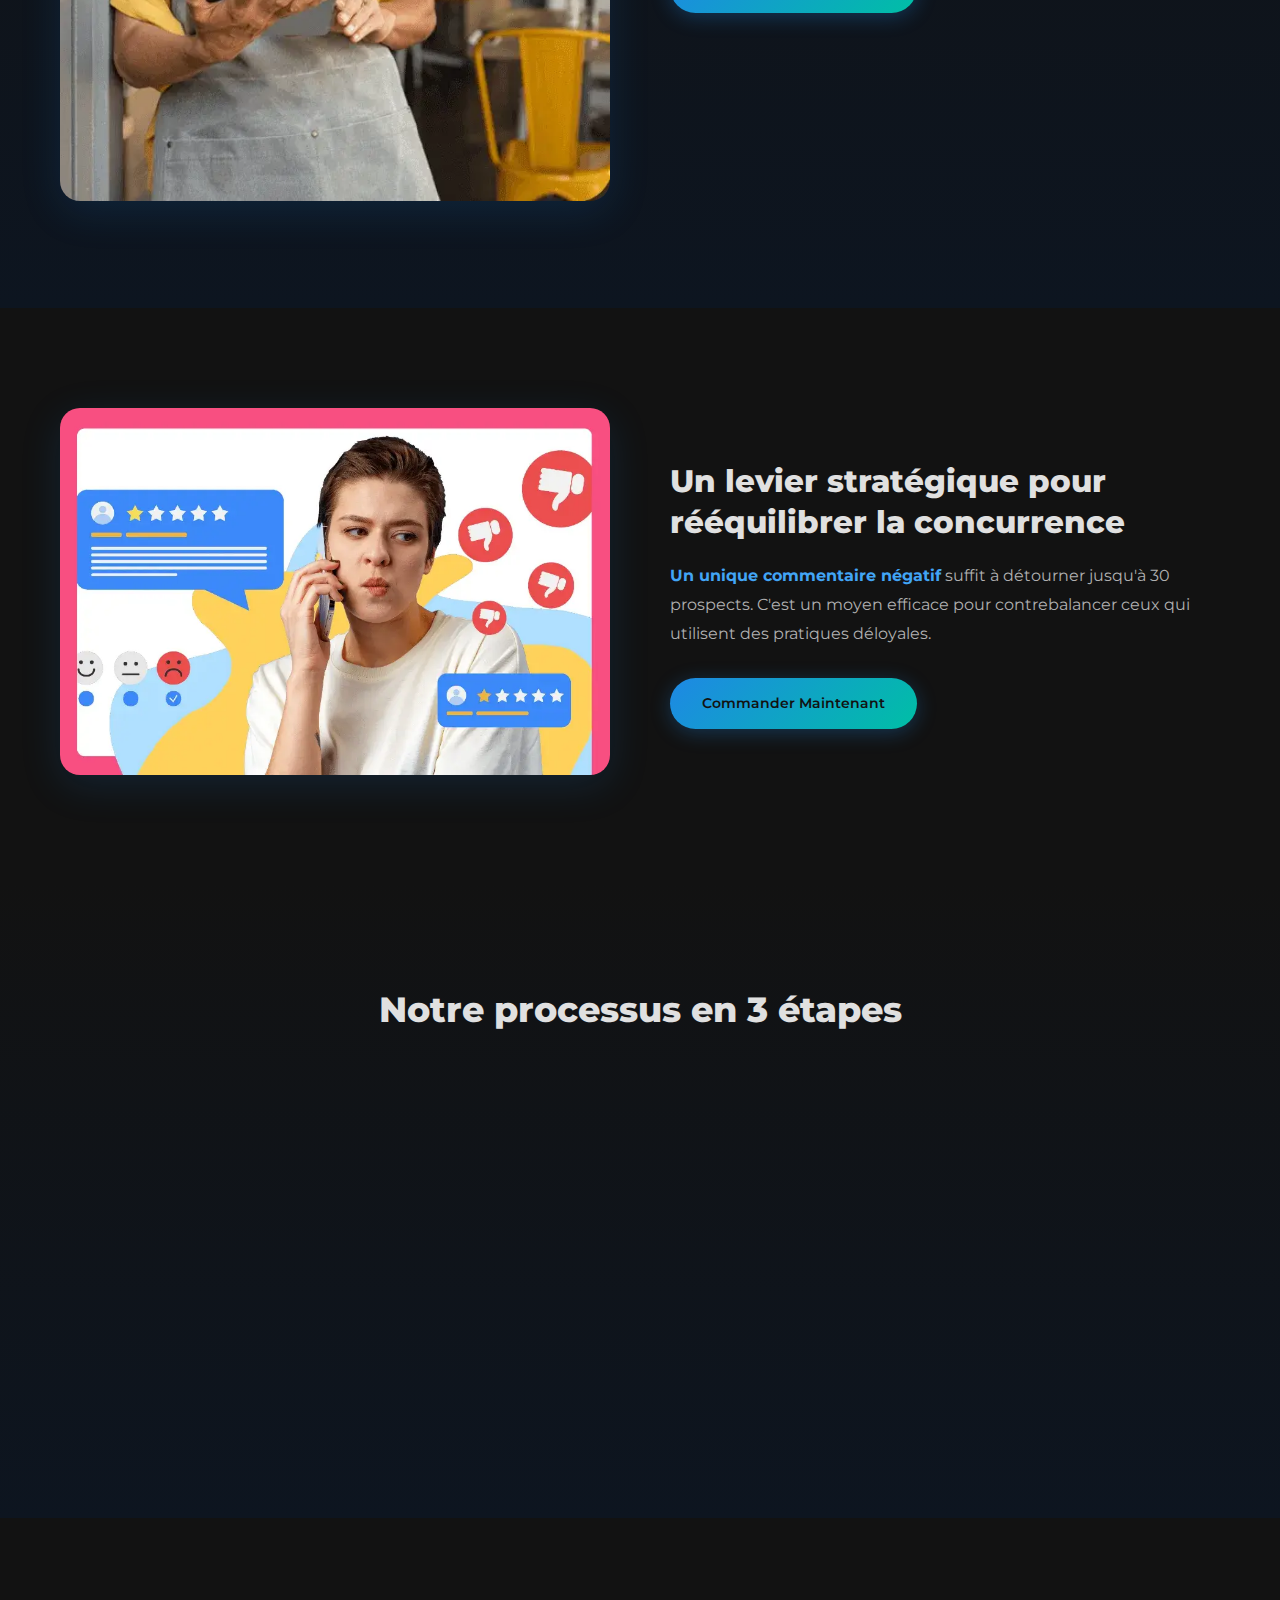
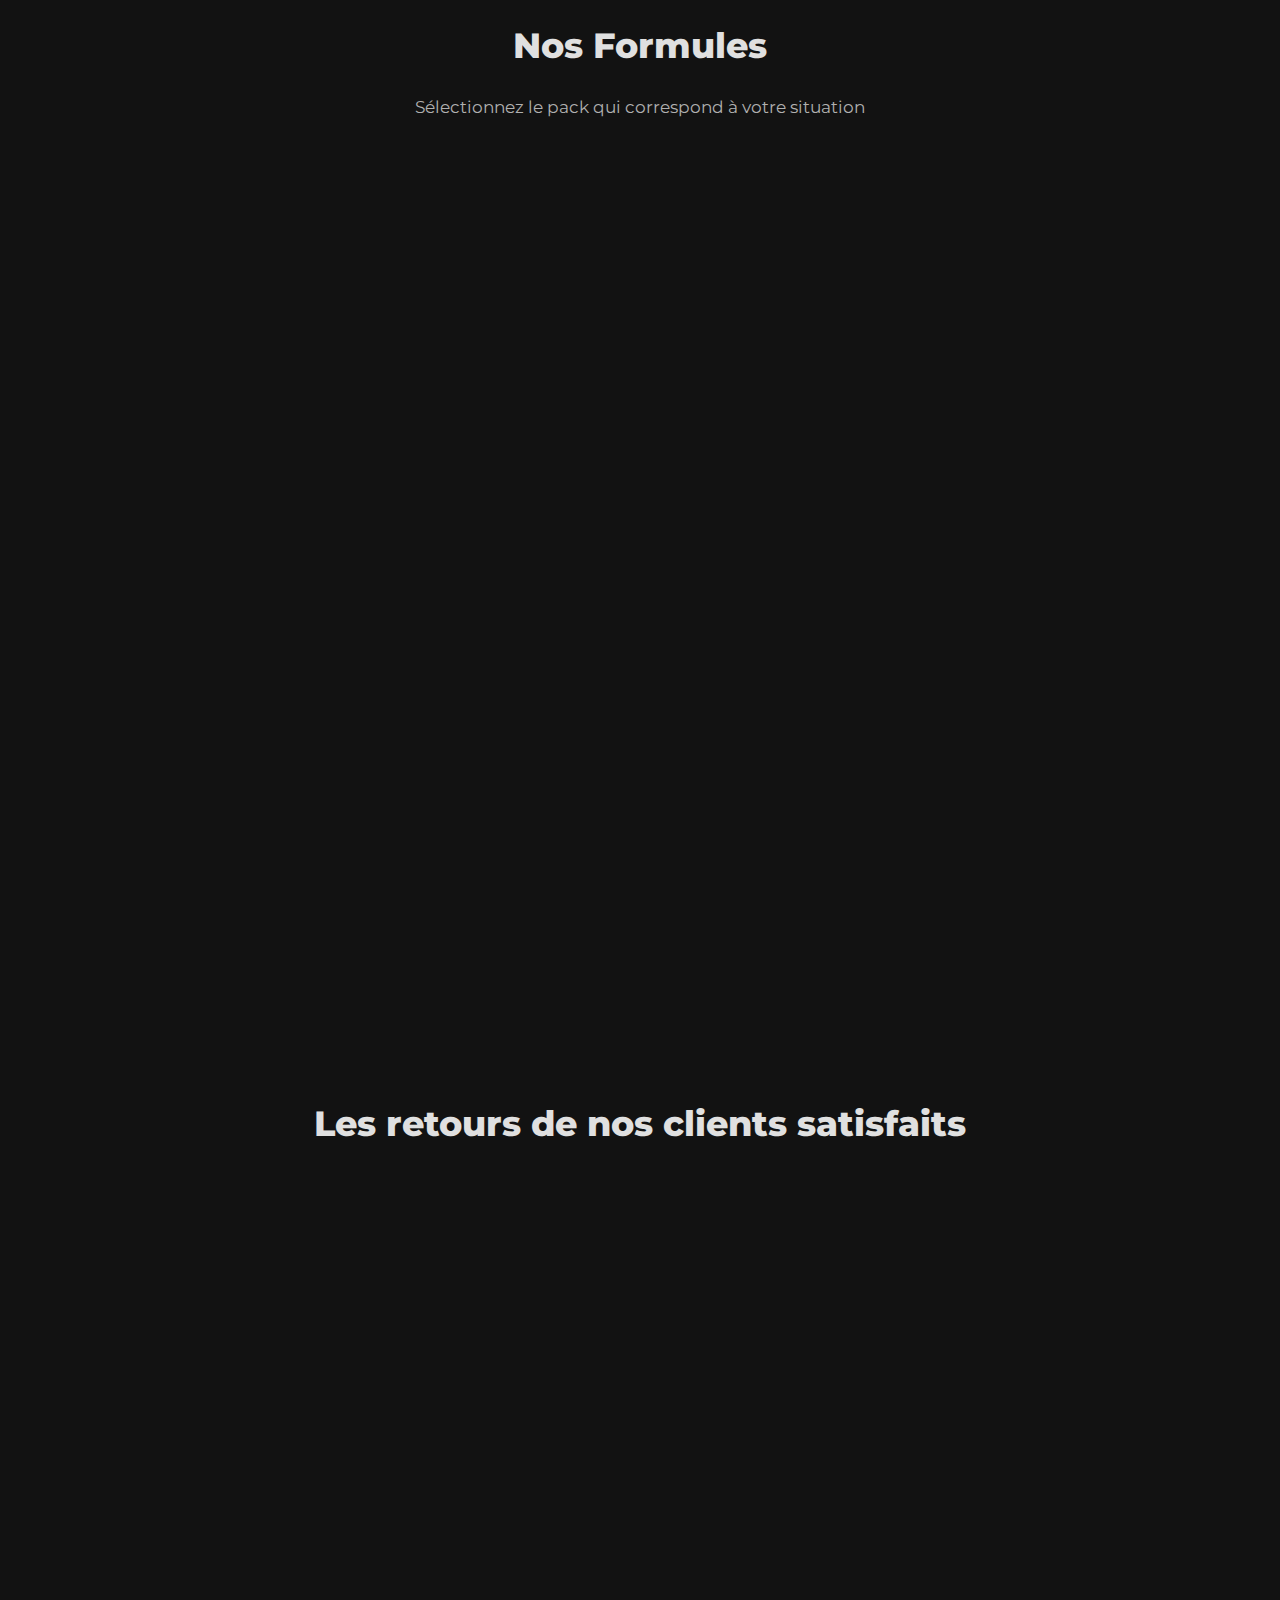
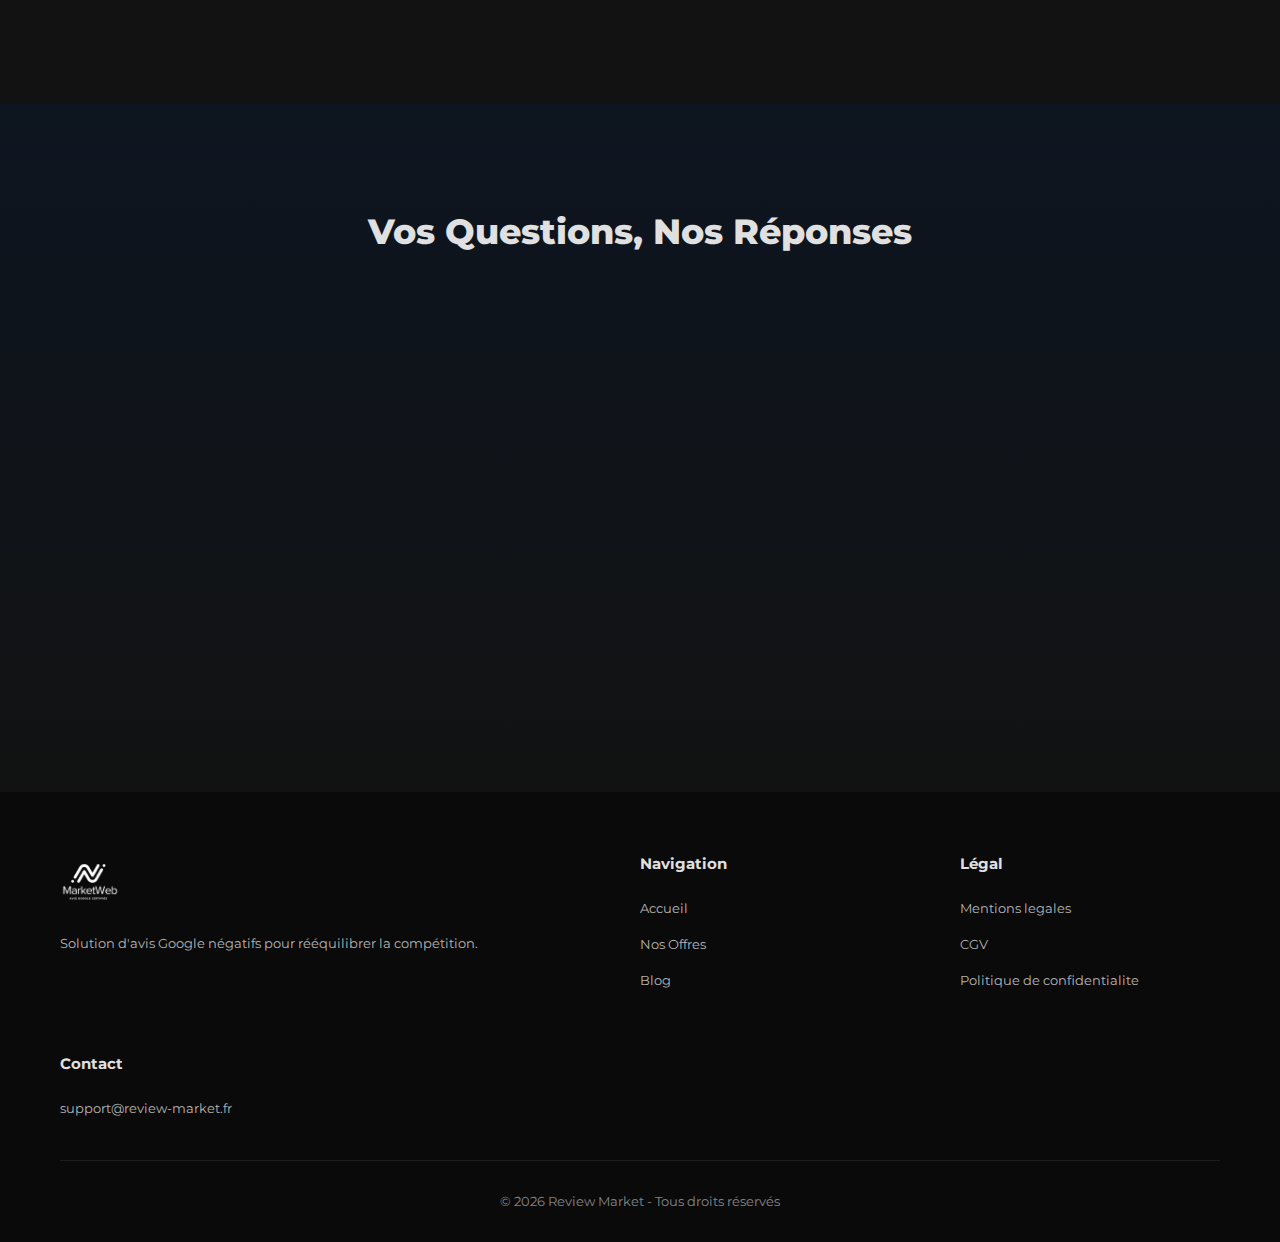
<file: acheter-avis-negatif-google.html>
<!DOCTYPE html>
<html lang="fr">
<head>
    <meta charset="UTF-8">
    <meta name="viewport" content="width=device-width, initial-scale=1.0">
    <meta name="robots" content="index, follow">
    <title>Avis Negatif Google - Faux Avis Negatif Google</title>
    <meta name="description" content="Achetez des avis Google negatifs pour reequilibrer la concurrence deloyale. Comptes verifies, livraison progressive, garantie remplacement.">
    <link rel="canonical" href="https://review-market.fr/acheter-avis-negatif-google.html"/>
    <meta property="og:type" content="website">
    <meta property="og:url" content="https://review-market.fr/acheter-avis-negatif-google.html">
    <meta property="og:title" content="Achat Avis Negatifs Google - Commander des Avis Google Negatifs">
    <meta property="og:description" content="Achetez des avis Google negatifs pour reequilibrer la concurrence deloyale. Comptes verifies, livraison progressive.">
    <meta property="og:image" content="https://review-market.fr/logo.png">
    <meta property="og:locale" content="fr_FR">
    <meta property="og:site_name" content="Review Market">
    <meta name="twitter:card" content="summary_large_image">
    <meta name="twitter:title" content="Achat Avis Negatifs Google - Commander des Avis Google Negatifs">
    <meta name="twitter:description" content="Achetez des avis Google negatifs pour reequilibrer la concurrence deloyale. Comptes verifies, livraison progressive.">
    <meta name="twitter:image" content="https://review-market.fr/logo.png">
    <link rel="preconnect" href="https://fonts.googleapis.com">
    <link rel="preconnect" href="https://fonts.gstatic.com" crossorigin>
    <link href="https://fonts.googleapis.com/css2?family=Montserrat:wght@400;500;600;700;800&display=swap" rel="stylesheet">
    <link rel="stylesheet" href="styles.css">
    <link rel="icon" type="image/x-icon" href="/favicon.ico">
    <link rel="shortcut icon" href="/favicon.ico">
    <link rel="apple-touch-icon" type="image/png" sizes="96x96" href="./logo/apple-icon-96x96.png">
    <link rel="icon" type="image/png" sizes="32x32" href="./logo/android-icon-32x32.png">
    <link rel="icon" type="image/png" sizes="96x96" href="./logo/android-icon-96x96.png">
    <meta name="msapplication-TileColor" content="#ffffff">
    <meta name="msapplication-TileImage" content="./logo/ms-icon-32x32.png">
    <meta name="msapplication-TileImage" content="./logo/ms-icon-96x96.png">
    <script type="application/ld+json">
    {
        "@context": "https://schema.org",
        "@type": "Organization",
        "name": "Review Market",
        "url": "https://review-market.fr",
        "logo": "https://review-market.fr/logo.png",
        "description": "Service d'achat d'avis Google pour ameliorer votre e-reputation",
        "contactPoint": {
            "@type": "ContactPoint",
            "email": "support@review-market.fr",
            "contactType": "Customer Service",
            "availableLanguage": "French"
        }
    }
    </script>
    <script type="application/ld+json">
    {
        "@context": "https://schema.org",
        "@type": "FAQPage",
        "mainEntity": [
            {
                "@type": "Question",
                "name": "Quel est l'interet d'acheter des avis negatifs ?",
                "acceptedAnswer": {
                    "@type": "Answer",
                    "text": "Les avis negatifs servent a contrebalancer une concurrence malhonnete. Lorsqu'un rival utilise des tactiques deloyales a votre encontre, cela permet de reequilibrer la situation."
                }
            },
            {
                "@type": "Question",
                "name": "Les commentaires sont-ils authentiques ?",
                "acceptedAnswer": {
                    "@type": "Answer",
                    "text": "Absolument, nous travaillons avec des comptes anciens et verifies dotes de profils realistes. Les commentaires sont rediges de facon credible et diversifiee pour paraitre naturels."
                }
            },
            {
                "@type": "Question",
                "name": "Les avis sont-ils publies progressivement ?",
                "acceptedAnswer": {
                    "@type": "Answer",
                    "text": "Oui, nous publions les avis de maniere graduelle pour garantir un rendu naturel et eviter tout signalement. Cette approche est la plus securisee et la plus performante."
                }
            },
            {
                "@type": "Question",
                "name": "Proposez-vous une garantie ?",
                "acceptedAnswer": {
                    "@type": "Answer",
                    "text": "Nous garantissons le remplacement de tout avis supprime. Si un commentaire venait a disparaitre, nous le remplacons sans frais supplementaires."
                }
            }
        ]
    }
    </script>
    <script type="application/ld+json">
    {
        "@context": "https://schema.org",
        "@type": "ItemList",
        "itemListElement": [
            {
                "@type": "Product",
                "position": 1,
                "name": "Pack 5 Avis Google Negatifs",
                "description": "5 avis Google negatifs. Comptes anciens verifies, textes personnalises, garantie remplacement.",
                "image": "https://review-market.fr/logo.png",
                "url": "https://review-market.fr/acheter-avis-negatif-google.html#offres",
                "brand": {"@type": "Brand", "name": "Review Market"},
                "offers": {
                    "@type": "Offer",
                    "price": "20",
                    "priceCurrency": "EUR",
                    "availability": "https://schema.org/InStock",
                    "shippingDetails": {
                        "@type": "OfferShippingDetails",
                        "shippingRate": {
                            "@type": "MonetaryAmount",
                            "value": "0",
                            "currency": "EUR"
                        },
                        "deliveryTime": {
                            "@type": "ShippingDeliveryTime",
                            "handlingTime": {
                                "@type": "QuantitativeValue",
                                "minValue": 1,
                                "maxValue": 2,
                                "unitCode": "DAY"
                            },
                            "transitTime": {
                                "@type": "QuantitativeValue",
                                "minValue": 3,
                                "maxValue": 14,
                                "unitCode": "DAY"
                            }
                        },
                        "shippingDestination": {
                            "@type": "DefinedRegion",
                            "addressCountry": "FR"
                        }
                    },
                    "hasMerchantReturnPolicy": {
                        "@type": "MerchantReturnPolicy",
                        "applicableCountry": "FR",
                        "returnPolicyCategory": "https://schema.org/MerchantReturnNotPermitted"
                    }
                }
            },
            {
                "@type": "Product",
                "position": 2,
                "name": "Pack 10 Avis Google Negatifs",
                "description": "10 avis Google negatifs. Comptes anciens verifies, textes personnalises, garantie remplacement.",
                "image": "https://review-market.fr/logo.png",
                "url": "https://review-market.fr/acheter-avis-negatif-google.html#offres",
                "brand": {"@type": "Brand", "name": "Review Market"},
                "offers": {
                    "@type": "Offer",
                    "price": "30",
                    "priceCurrency": "EUR",
                    "availability": "https://schema.org/InStock",
                    "shippingDetails": {
                        "@type": "OfferShippingDetails",
                        "shippingRate": {
                            "@type": "MonetaryAmount",
                            "value": "0",
                            "currency": "EUR"
                        },
                        "deliveryTime": {
                            "@type": "ShippingDeliveryTime",
                            "handlingTime": {
                                "@type": "QuantitativeValue",
                                "minValue": 1,
                                "maxValue": 2,
                                "unitCode": "DAY"
                            },
                            "transitTime": {
                                "@type": "QuantitativeValue",
                                "minValue": 3,
                                "maxValue": 14,
                                "unitCode": "DAY"
                            }
                        },
                        "shippingDestination": {
                            "@type": "DefinedRegion",
                            "addressCountry": "FR"
                        }
                    },
                    "hasMerchantReturnPolicy": {
                        "@type": "MerchantReturnPolicy",
                        "applicableCountry": "FR",
                        "returnPolicyCategory": "https://schema.org/MerchantReturnNotPermitted"
                    }
                }
            },
            {
                "@type": "Product",
                "position": 3,
                "name": "Pack 20 Avis Google Negatifs",
                "description": "20 avis Google negatifs. Comptes anciens verifies, textes personnalises, garantie remplacement.",
                "image": "https://review-market.fr/logo.png",
                "url": "https://review-market.fr/acheter-avis-negatif-google.html#offres",
                "brand": {"@type": "Brand", "name": "Review Market"},
                "offers": {
                    "@type": "Offer",
                    "price": "50",
                    "priceCurrency": "EUR",
                    "availability": "https://schema.org/InStock",
                    "shippingDetails": {
                        "@type": "OfferShippingDetails",
                        "shippingRate": {
                            "@type": "MonetaryAmount",
                            "value": "0",
                            "currency": "EUR"
                        },
                        "deliveryTime": {
                            "@type": "ShippingDeliveryTime",
                            "handlingTime": {
                                "@type": "QuantitativeValue",
                                "minValue": 1,
                                "maxValue": 2,
                                "unitCode": "DAY"
                            },
                            "transitTime": {
                                "@type": "QuantitativeValue",
                                "minValue": 3,
                                "maxValue": 14,
                                "unitCode": "DAY"
                            }
                        },
                        "shippingDestination": {
                            "@type": "DefinedRegion",
                            "addressCountry": "FR"
                        }
                    },
                    "hasMerchantReturnPolicy": {
                        "@type": "MerchantReturnPolicy",
                        "applicableCountry": "FR",
                        "returnPolicyCategory": "https://schema.org/MerchantReturnNotPermitted"
                    }
                }
            }
        ]
    }
    </script>
</head>
<body>
    <header class="header">
        <div class="container">
                        <a href="https://review-market.fr" class="logo">
                <img src="logo.png" alt="Avis Google" title="Avis Google" class="logo-img" width="512" height="512">
            </a>
            <nav class="nav">
                <ul class="nav-list">
                    <li><a href="https://review-market.fr" class="nav-link">Accueil</a></li>
                    <li class="nav-item dropdown">
                        <a href="#" class="nav-link active">Nos Offres <span class="dropdown-arrow">▼</span></a>
                        <div class="dropdown-menu">
                            <a href="https://review-market.fr#offres">Avis Positifs</a>
                            <a href="https://review-market.fr/acheter-avis-negatif-google.html#offres">Avis Négatifs</a>
                            <a href="https://review-market.fr/supprimer-avis-google.html#offres">Supprimer Avis</a>
                        </div>
                    </li>
                    <li><a href="https://review-market.fr/blog/" class="nav-link">Blog</a></li>
                </ul>
            </nav>
            <button class="menu-toggle" aria-label="Menu">
                <span></span>
                <span></span>
                <span></span>
            </button>
        </div>
    </header>

    <section id="accueil" class="hero">
        <div class="container">
            <div class="hero-content">
                <h1>Avis Negatif Google <br> Faux Avis Negatif Google</h1>
                <p class="hero-subtitle">Obtenez des avis Google négatifs pour faire face à la concurrence déloyale et rétablir l'équilibre.</p>
                <a href="#offres" class="btn btn-primary" title="acheter des avis google negatifs">Découvrir nos Packs</a>
            </div>
            <div class="hero-image">
                <img src="acheter-avis-google-hero.png" alt="acheter avis google negatifs" title="acheter avis google negatifs" class="hero-img" loading="eager" width="964" height="421">
            </div>
        </div>
    </section>

    <section class="stats">
        <div class="container">
            <div class="stat-card">
                <div class="stat-number">94%</div>
                <p>des consommateurs fuient les entreprises mal notées</p>
            </div>
            <div class="stat-card">
                <div class="stat-number">86%</div>
                <p>renoncent à un achat après un commentaire négatif</p>
            </div>
            <div class="stat-card">
                <div class="stat-number">-22%</div>
                <p>de clientèle perdue par mauvais avis</p>
            </div>
            <div class="stat-card">
                <div class="stat-number">1 sur 3</div>
                <p>modifient leur décision suite à une critique</p>
            </div>
        </div>
    </section>

    <section class="credibility">
        <div class="container">
            <div class="credibility-image">
                <img src="credibilite-avis-google.webp" alt="achat avis google negatif" title="acheter avis google negatifs" class="credibility-img" loading="lazy" width="601" height="791">
            </div>
            <div class="credibility-content">
                <h2>Rééquilibrez le jeu face aux concurrents malhonnêtes.</h2>
                <p>Un rival adopte des méthodes déloyales ? Il s'est procuré de faux avis positifs pour prendre l'avantage ? <strong>Reprenez le contrôle</strong> en affectant son image en ligne.</p>
                <p>Les commentaires négatifs influencent fortement les choix des consommateurs.</p>
                <a href="#offres" class="btn btn-primary">Commander Maintenant</a>
            </div>
        </div>
    </section>

    <section class="credibility credibility-reverse">
        <div class="container">
            <div class="credibility-content">
                <h2>Un levier stratégique pour rééquilibrer la concurrence</h2>
                <p><strong>Un unique commentaire négatif</strong> suffit à détourner jusqu'à 30 prospects. C'est un moyen efficace pour contrebalancer ceux qui utilisent des pratiques déloyales.</p>
                <a href="#offres" class="btn btn-primary" title="achat">Commander Maintenant</a>
            </div>
            <div class="credibility-image">
                <img src="avis-clients-google.webp" alt="achat avis google negatif" title="achat avis google negatif" class="credibility-img" loading="lazy" width="900" height="600">
            </div>
        </div>
    </section>

    <section class="how-it-works">
        <div class="container">
            <h2 class="section-title">Notre processus en 3 étapes</h2>
            <div class="steps">
                <div class="step">
                    <div class="step-icon">
                        <span>1</span>
                    </div>
                    <h3>Choisissez votre formule</h3>
                    <p>Optez pour le nombre d'avis négatifs souhaité. Votre demande est traitée dès la confirmation du paiement.</p>
                </div>
                <div class="step">
                    <div class="step-icon">
                        <span>2</span>
                    </div>
                    <h3>Échange via WhatsApp</h3>
                    <p>Notre équipe vous contacte pour collecter les informations sur l'établissement visé. Nous rédigeons des commentaires authentiques et convaincants.</p>
                </div>
                <div class="step">
                    <div class="step-icon">
                        <span>3</span>
                    </div>
                    <h3>Publication progressive</h3>
                    <p>Les avis négatifs apparaissent graduellement pour un aspect 100% naturel. L'effet sur l'image de la cible se fait sentir rapidement.</p>
                </div>
            </div>
        </div>
    </section>

    <section id="offres" class="pricing">
        <div class="container">
            <h2 class="section-title">Nos Formules</h2>
            <p class="section-subtitle">Sélectionnez le pack qui correspond à votre situation</p>
            <div class="pricing-cards">
                <div class="pricing-card">
                    <div class="pricing-header">
                        <h3>5 Avis Negatifs</h3>
                    </div>
                    <div class="pricing-price">
                        <span class="price">20€</span>
                    </div>
                    <ul class="pricing-features">
                        <li><span class="check">✓</span> Comptes anciens verifies</li>
                        <li><span class="check">✓</span> Profils realistes</li>
                        <li><span class="check">✓</span> Textes Personnalises</li>
                        <li><span class="check">✓</span> Avis credibles et varies</li>
                        <li><span class="check">✓</span> Notes 1 a 2 etoiles</li>
                                                <li><span class="check">✓</span> Garantie remplacement</li>
                        <li><span class="check">✓</span> Livraison progressive</li>
                        <li><span class="check">✓</span> Service Client 24/7</li>
                    </ul>
                    <a href="https://buy.stripe.com/dRm3cucC71f2ahs2RxabK0e" class="btn btn-outline" target="_blank" rel="noopener noreferrer">Commander</a>
                </div>

                <div class="pricing-card featured">
                    <div class="pricing-badge">Populaire</div>
                    <div class="pricing-header">
                        <h3>10 Avis Negatifs</h3>
                    </div>
                    <div class="pricing-price">
                        <span class="price">30€</span>
                    </div>
                    <ul class="pricing-features">
                        <li><span class="check">✓</span> Comptes anciens verifies</li>
                        <li><span class="check">✓</span> Profils realistes</li>
                        <li><span class="check">✓</span> Textes Personnalises</li>
                        <li><span class="check">✓</span> Avis credibles et varies</li>
                        <li><span class="check">✓</span> Notes 1 a 2 etoiles</li>
                                                <li><span class="check">✓</span> Garantie remplacement</li>
                        <li><span class="check">✓</span> Livraison progressive</li>
                        <li><span class="check">✓</span> Service Client 24/7</li>
                    </ul>
                    <a href="https://buy.stripe.com/14A3cucC7g9Wahs1NtabK0c" class="btn btn-primary" title="acheter avis google negatifs" target="_blank" rel="noopener noreferrer">Commander</a>
                </div>

                <div class="pricing-card">
                    <div class="pricing-header">
                        <h3>20 Avis Negatifs</h3>
                    </div>
                    <div class="pricing-price">
                        <span class="price">50€</span>
                    </div>
                    <ul class="pricing-features">
                        <li><span class="check">✓</span> Comptes anciens verifies</li>
                        <li><span class="check">✓</span> Profils realistes</li>
                        <li><span class="check">✓</span> Textes Personnalises</li>
                        <li><span class="check">✓</span> Avis credibles et varies</li>
                        <li><span class="check">✓</span> Notes 1 a 2 etoiles</li>
                                                <li><span class="check">✓</span> Garantie remplacement</li>
                        <li><span class="check">✓</span> Livraison progressive</li>
                        <li><span class="check">✓</span> Service Client 24/7</li>
                    </ul>
                    <a href="https://buy.stripe.com/dRm28q8lR3nablwdwbabK0d" title="avis google negatifs achat" class="btn btn-outline" target="_blank" rel="noopener noreferrer">Commander</a>
                </div>
            </div>
        </div>
    </section>

    <section class="testimonials">
        <div class="container">
            <h2 class="section-title">Les retours de nos clients satisfaits</h2>
            <div class="testimonials-grid">
                <div class="testimonial-card">
                    <img src="temoignage-achat-avis-google-1.webp" alt="acheter avis google negatifs" title="acheter avis google negatifs" class="testimonial-img" loading="lazy" width="768" height="1496">
                </div>
                <div class="testimonial-card">
                    <img src="temoignage-achat-avis-google-2.webp" alt="avis negatifs google" title="avis negatifs google" class="testimonial-img" loading="lazy" width="768" height="1496">
                </div>
                <div class="testimonial-card">
                    <img src="temoignage-achat-avis-google-3.webp" alt="achat avis negatif google" title="achat avis negatif google" class="testimonial-img" loading="lazy" width="768" height="1496">
                </div>
                <div class="testimonial-card">
                    <img src="temoignage-achat-avis-google-4.webp" alt="acheter des avis google negatifs" title="acheter des avis google negatifs" class="testimonial-img" loading="lazy" width="768" height="1496">
                </div>
                <div class="testimonial-card">
                    <img src="temoignage-achat-avis-google-5.webp" alt="achat avis negatifs" title="achat avis negatifs" class="testimonial-img" loading="lazy" width="768" height="1496">
                </div>
            </div>
        </div>
    </section>

    <section class="faq">
        <div class="container">
            <h2 class="section-title">Vos Questions, Nos Réponses</h2>
            <div class="faq-list">
                <div class="faq-item">
                    <button class="faq-question">
                        <span>Quel est l'intérêt d'acheter des avis négatifs ?</span>
                        <span class="faq-icon">+</span>
                    </button>
                    <div class="faq-answer">
                        <p>Les avis négatifs servent à contrebalancer une concurrence malhonnête. Lorsqu'un rival utilise des tactiques déloyales à votre encontre, cela permet de rééquilibrer la situation.</p>
                    </div>
                </div>
                <div class="faq-item">
                    <button class="faq-question">
                        <span>Les commentaires sont-ils authentiques ?</span>
                        <span class="faq-icon">+</span>
                    </button>
                    <div class="faq-answer">
                        <p>Absolument, nous travaillons avec des comptes anciens et vérifiés dotés de profils réalistes. Les commentaires sont rédigés de façon crédible et diversifiée pour paraître naturels.</p>
                    </div>
                </div>
                <div class="faq-item">
                    <button class="faq-question">
                        <span>Les avis sont-ils publiés progressivement ?</span>
                        <span class="faq-icon">+</span>
                    </button>
                    <div class="faq-answer">
                        <p>Oui, nous publions les avis de manière graduelle pour garantir un rendu naturel et éviter tout signalement. Cette approche est la plus sécurisée et la plus performante.</p>
                    </div>
                </div>
                <div class="faq-item">
                    <button class="faq-question">
                        <span>Proposez-vous une garantie ?</span>
                        <span class="faq-icon">+</span>
                    </button>
                    <div class="faq-answer">
                        <p>Nous garantissons le remplacement de tout avis supprimé. Si un commentaire venait à disparaître, nous le remplaçons sans frais supplémentaires.</p>
                    </div>
                </div>
            </div>
        </div>
    </section>

    <footer class="footer">
        <div class="container">
            <div class="footer-content">
                <div class="footer-brand">
                                <a href="https://review-market.fr" class="logo">
                        <img src="logo.png" alt="acheter avis google negatifs" title="acheter avis google negatifs" class="logo-img" width="512" height="512">
                    </a>
                    <p>Solution d'avis Google négatifs pour rééquilibrer la compétition.</p>
                </div>
                <div class="footer-links">
                    <h4>Navigation</h4>
                    <ul>
                        <li><a href="#accueil">Accueil</a></li>
                        <li><a href="#offres">Nos Offres</a></li>
                        <li><a href="https://review-market.fr/blog/">Blog</a></li>
                    </ul>
                </div>
                <div class="footer-links">
                    <h4>Légal</h4>
                    <ul>
                        <li><a href="#">Mentions legales</a></li>
                        <li><a href="#">CGV</a></li>
                        <li><a href="#">Politique de confidentialite</a></li>
                    </ul>
                </div>
                <div class="footer-links">
                    <h4>Contact</h4>
                    <ul>
                        <li><a href="mailto:support@review-market.fr">support@review-market.fr</a></li>
                    </ul>
                </div>
            </div>
            <div class="footer-bottom">
                <p>&copy; 2026 Review Market - Tous droits réservés</p>
            </div>
        </div>
    </footer>

    <script>
        document.addEventListener('DOMContentLoaded', function() {

            const menuToggle = document.querySelector('.menu-toggle');
            const nav = document.querySelector('.nav');

            if (menuToggle && nav) {
                menuToggle.addEventListener('click', function() {
                    nav.classList.toggle('active');
                    menuToggle.classList.toggle('active');
                });

                const navLinks = document.querySelectorAll('.nav-link:not(.nav-item.dropdown > .nav-link)');
                navLinks.forEach(link => {
                    link.addEventListener('click', function() {
                        nav.classList.remove('active');
                        menuToggle.classList.remove('active');
                    });
                });
            }

            const dropdowns = document.querySelectorAll('.nav-item.dropdown');
            dropdowns.forEach(dropdown => {
                const dropdownLink = dropdown.querySelector('.nav-link');
                dropdownLink.addEventListener('click', function(e) {
                    if (window.innerWidth <= 768) {
                        e.preventDefault();
                        dropdown.classList.toggle('active');
                    }
                });
            });

            const dropdownMenuLinks = document.querySelectorAll('.dropdown-menu a');
            dropdownMenuLinks.forEach(link => {
                link.addEventListener('click', function() {
                    if (window.innerWidth <= 768) {
                        const nav = document.querySelector('.nav');
                        const menuToggle = document.querySelector('.menu-toggle');
                        nav.classList.remove('active');
                        menuToggle.classList.remove('active');
                        document.querySelectorAll('.nav-item.dropdown').forEach(d => d.classList.remove('active'));
                    }
                });
            });

            const anchorLinks = document.querySelectorAll('a[href^="#"]');

            anchorLinks.forEach(link => {
                link.addEventListener('click', function(e) {
                    e.preventDefault();
                    const targetId = this.getAttribute('href');
                    const targetElement = document.querySelector(targetId);

                    if (targetElement) {
                        const headerHeight = document.querySelector('.header').offsetHeight;
                        const targetPosition = targetElement.offsetTop - headerHeight;

                        window.scrollTo({
                            top: targetPosition,
                            behavior: 'smooth'
                        });
                    }
                });
            });

            const faqItems = document.querySelectorAll('.faq-item');

            faqItems.forEach(item => {
                const question = item.querySelector('.faq-question');

                question.addEventListener('click', function() {
                    faqItems.forEach(otherItem => {
                        if (otherItem !== item && otherItem.classList.contains('active')) {
                            otherItem.classList.remove('active');
                        }
                    });

                    item.classList.toggle('active');
                });
            });

            const sections = document.querySelectorAll('section[id]');
            const navLinksAll = document.querySelectorAll('.nav-link');

            function updateActiveNav() {
                const scrollPosition = window.scrollY + 100;

                sections.forEach(section => {
                    const sectionTop = section.offsetTop;
                    const sectionHeight = section.offsetHeight;
                    const sectionId = section.getAttribute('id');

                    if (scrollPosition >= sectionTop && scrollPosition < sectionTop + sectionHeight) {
                        navLinksAll.forEach(link => {
                            link.classList.remove('active');
                            if (link.getAttribute('href') === '#' + sectionId) {
                                link.classList.add('active');
                            }
                        });
                    }
                });
            }

            window.addEventListener('scroll', updateActiveNav);

            const header = document.querySelector('.header');

            function updateHeader() {
                if (window.scrollY > 50) {
                    header.style.boxShadow = '0 4px 20px rgba(0, 0, 0, 0.1)';
                } else {
                    header.style.boxShadow = '0 4px 15px rgba(0, 0, 0, 0.08)';
                }
            }

            window.addEventListener('scroll', updateHeader);

            const animateElements = document.querySelectorAll('.stat-card, .step, .pricing-card, .testimonial-card, .blog-card, .faq-item');

            const observerOptions = {
                threshold: 0.1,
                rootMargin: '0px 0px -50px 0px'
            };

            const observer = new IntersectionObserver(function(entries) {
                entries.forEach(entry => {
                    if (entry.isIntersecting) {
                        entry.target.style.opacity = '1';
                        entry.target.style.transform = 'translateY(0)';
                    }
                });
            }, observerOptions);

            animateElements.forEach(element => {
                element.style.opacity = '0';
                element.style.transform = 'translateY(30px)';
                element.style.transition = 'opacity 0.6s ease, transform 0.6s ease';
                observer.observe(element);
            });

            const statNumbers = document.querySelectorAll('.stat-number');
            let animated = false;

            function animateCounters() {
                if (animated) return;

                statNumbers.forEach(stat => {
                    const target = parseInt(stat.textContent);
                    let current = 0;
                    const increment = target / 50;
                    const duration = 2000;
                    const stepTime = duration / 50;

                    const counter = setInterval(() => {
                        current += increment;
                        if (current >= target) {
                            stat.textContent = target + '%';
                            clearInterval(counter);
                        } else {
                            stat.textContent = Math.floor(current) + '%';
                        }
                    }, stepTime);
                });

                animated = true;
            }

            const statsSection = document.querySelector('.stats');
            if (statsSection) {
                const statsObserver = new IntersectionObserver((entries) => {
                    entries.forEach(entry => {
                        if (entry.isIntersecting) {
                            animateCounters();
                        }
                    });
                }, { threshold: 0.5 });

                statsObserver.observe(statsSection);
            }

        });
    </script>
</body>
</html>
</file>
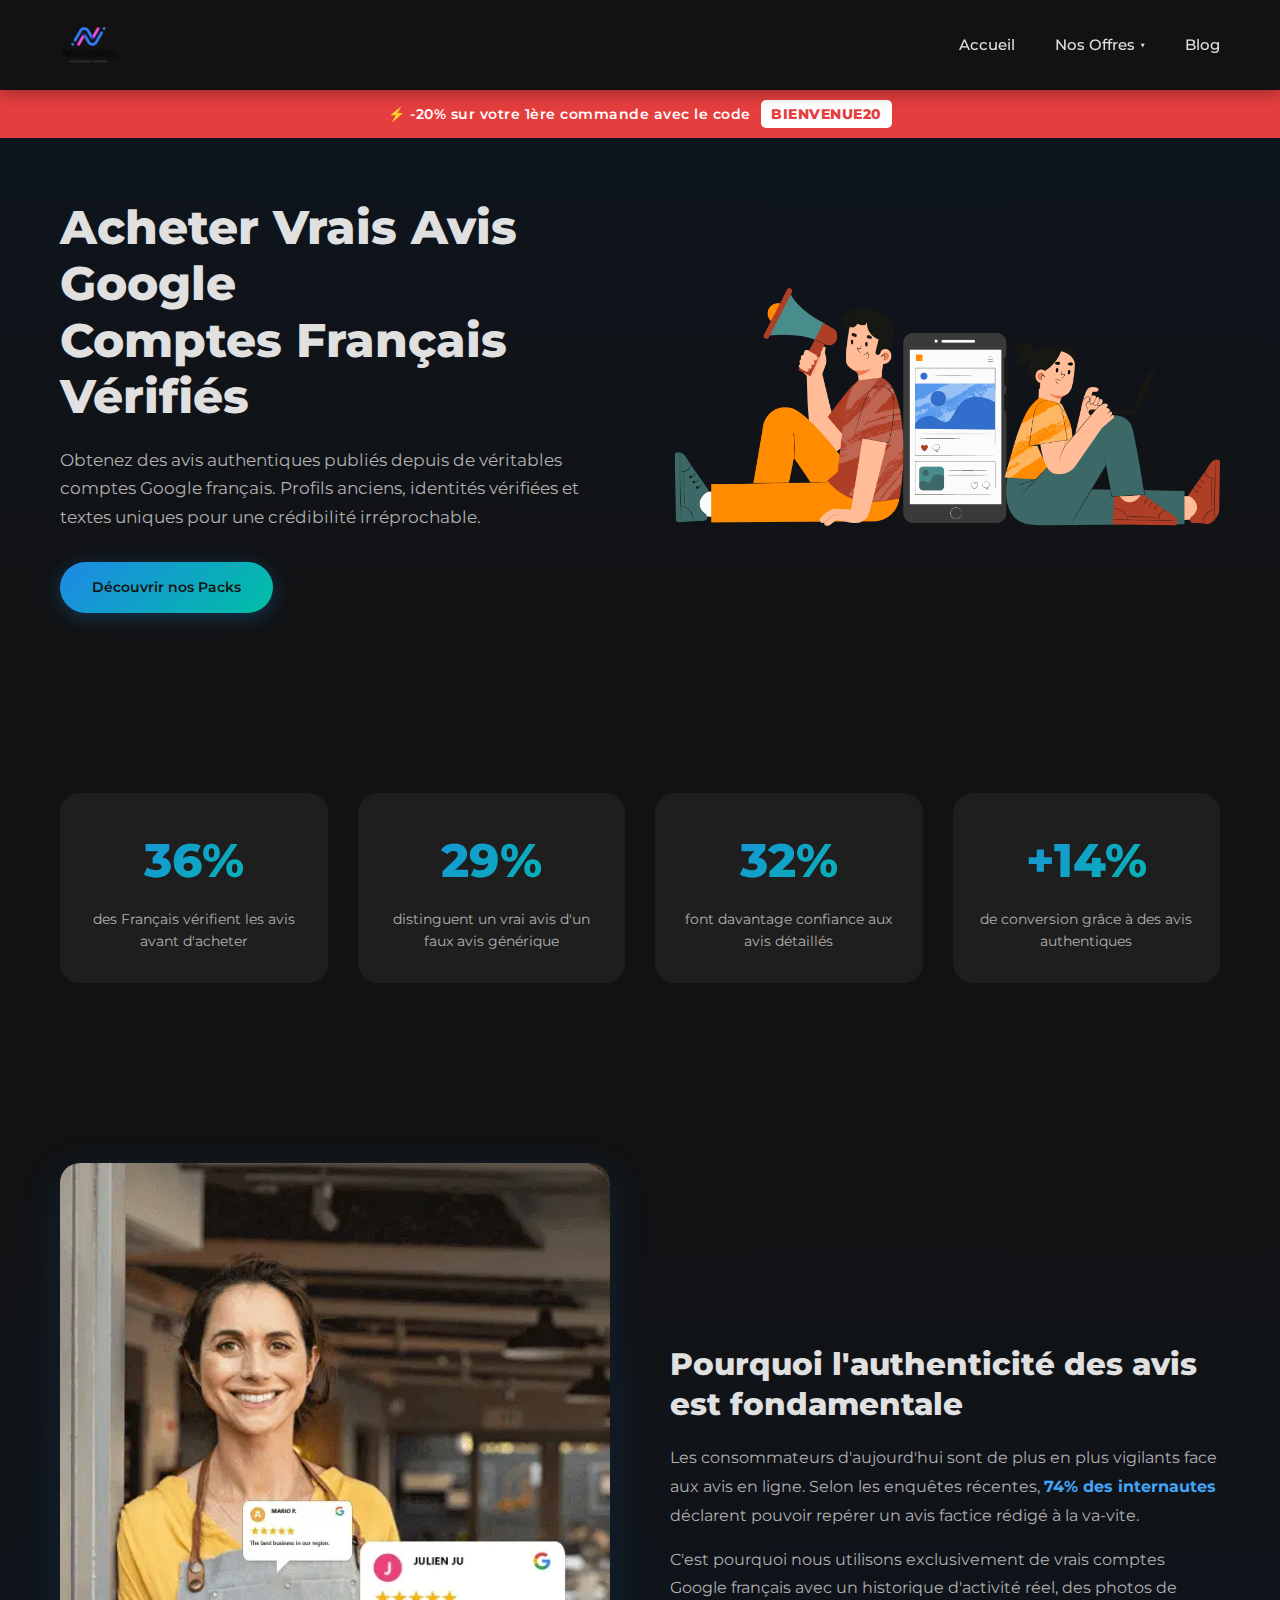
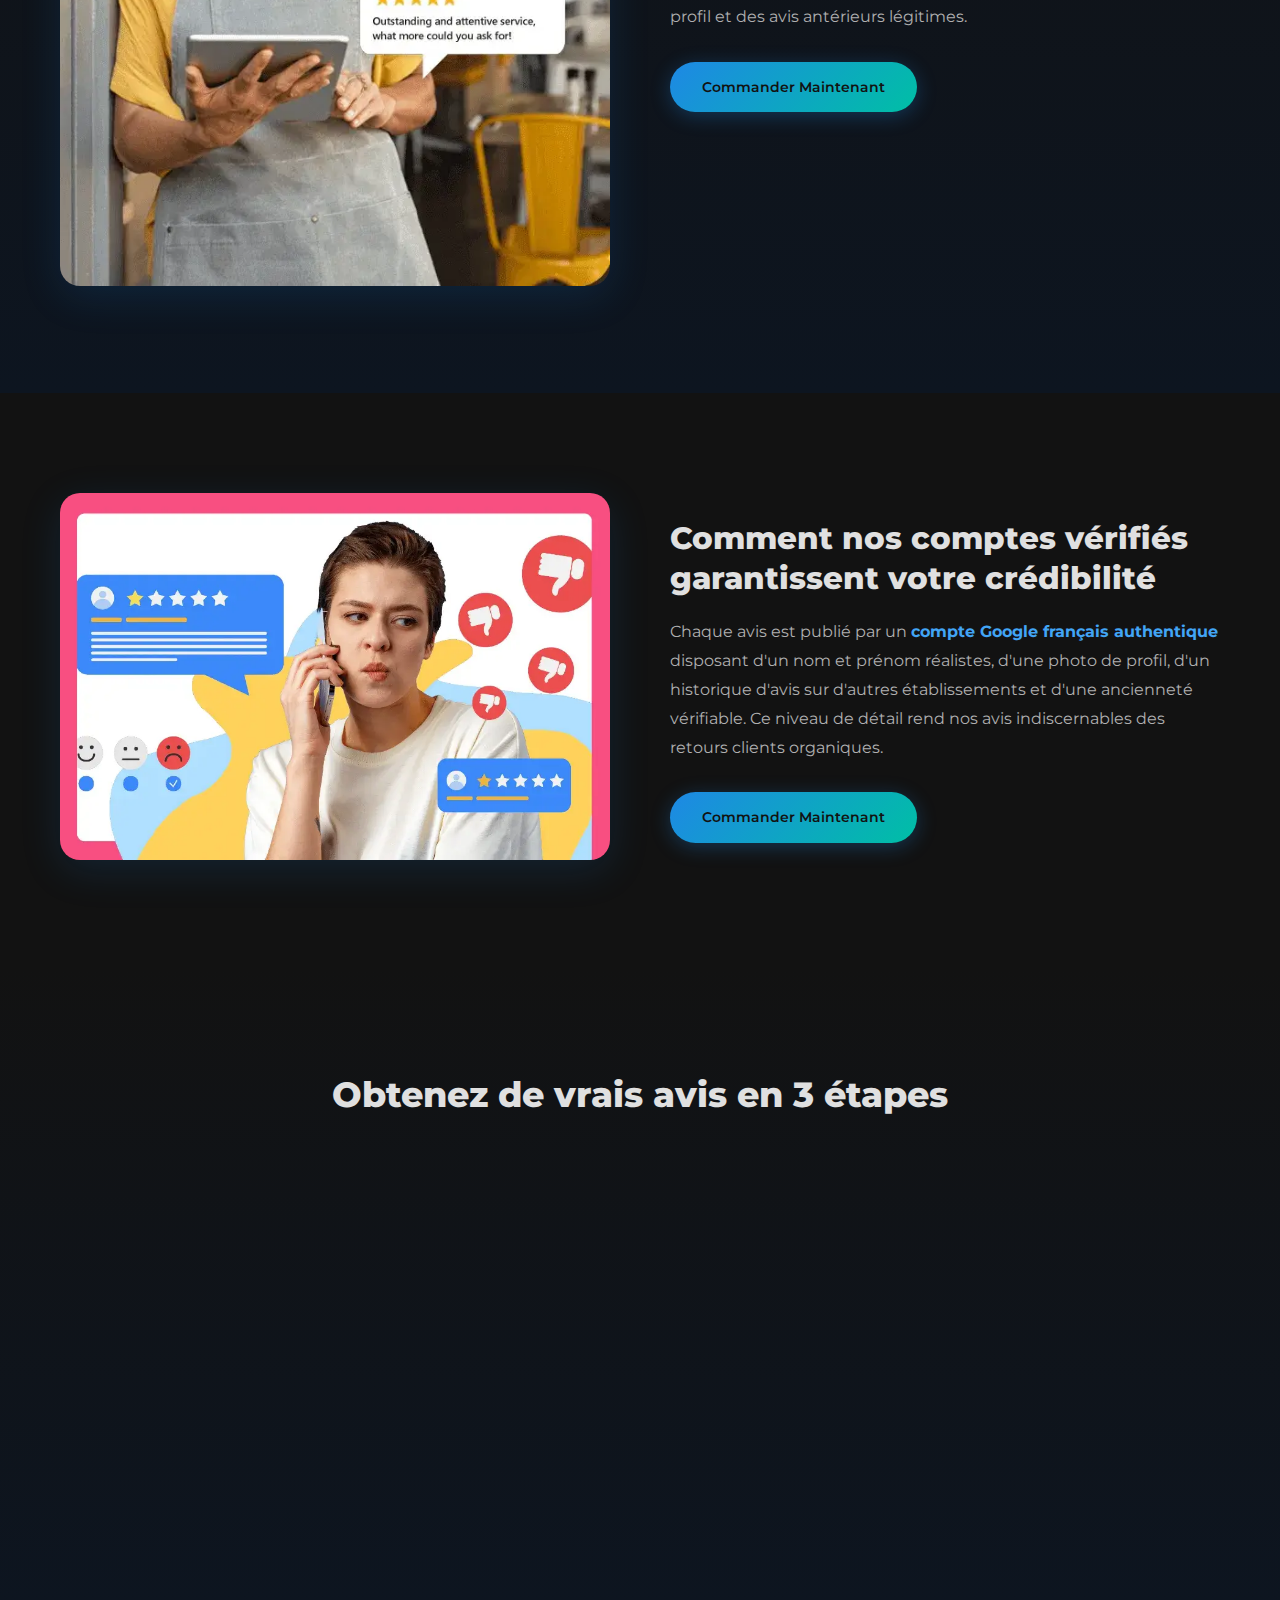
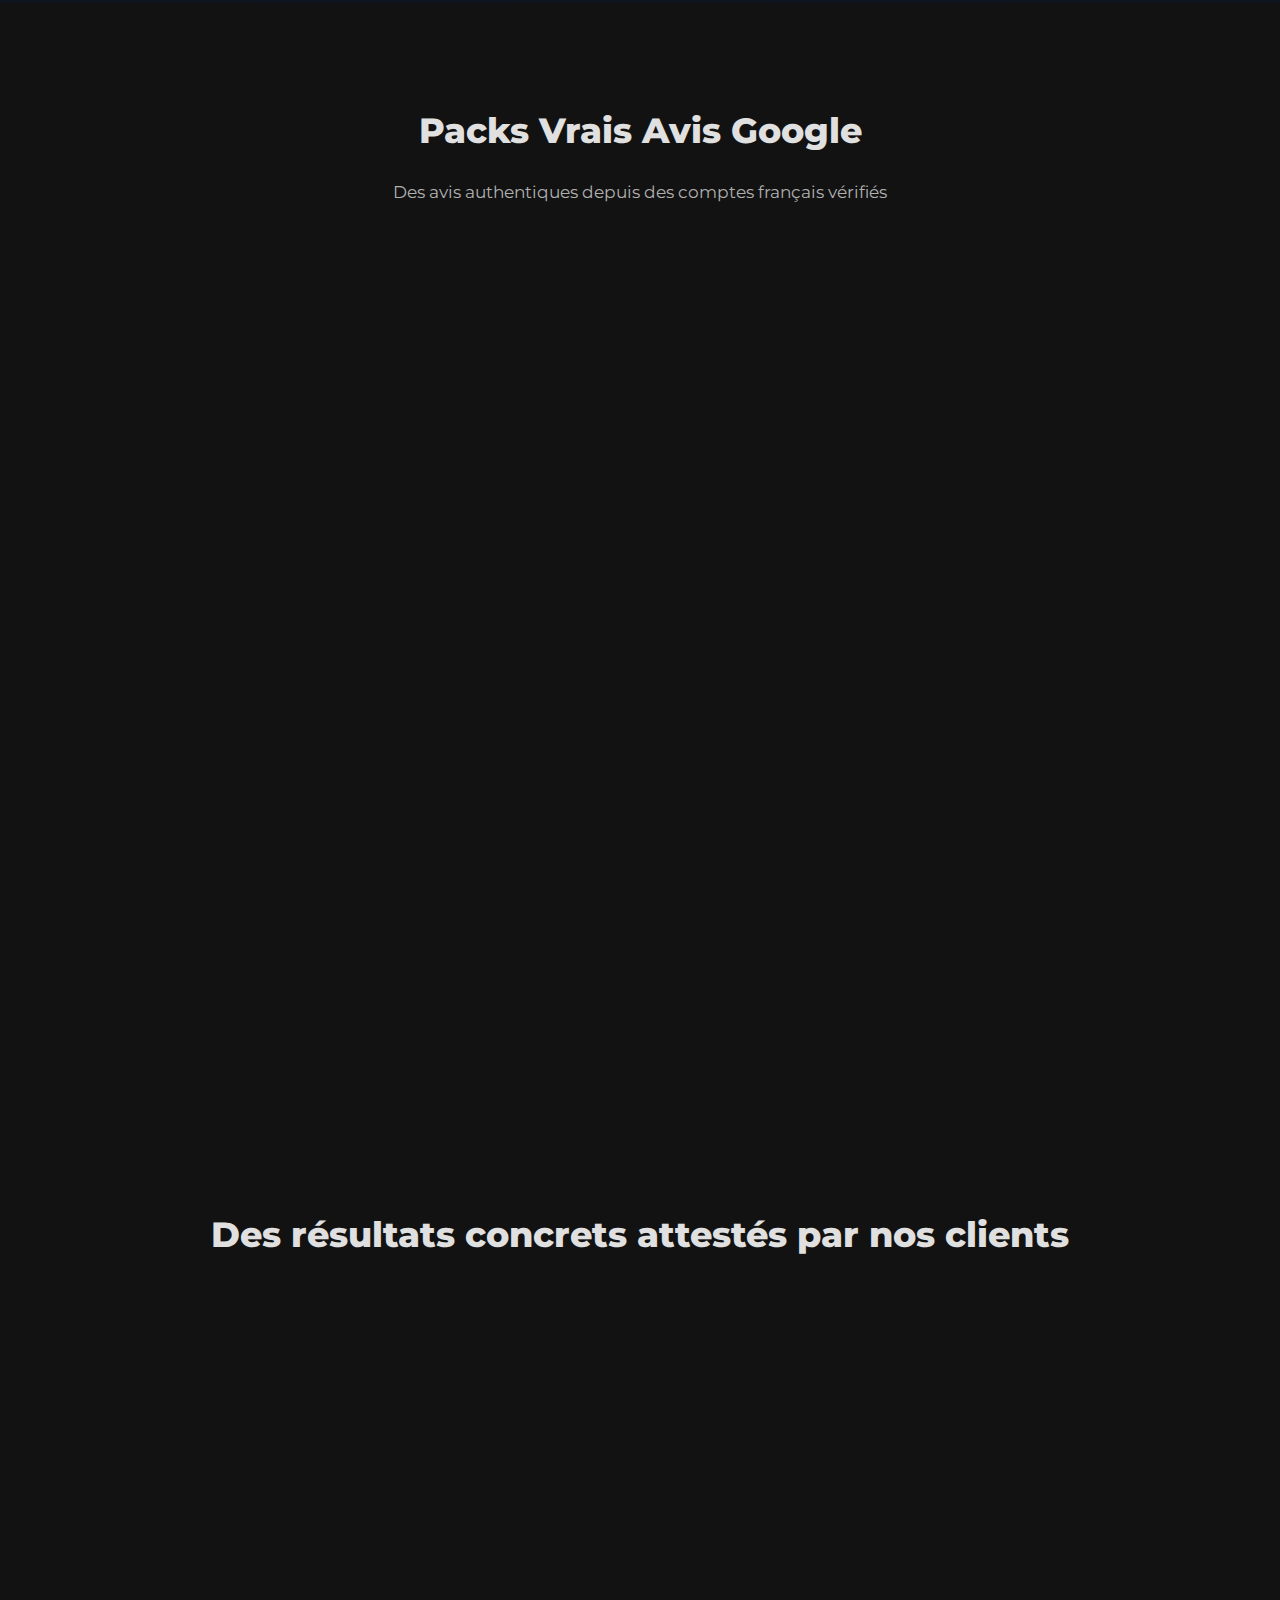
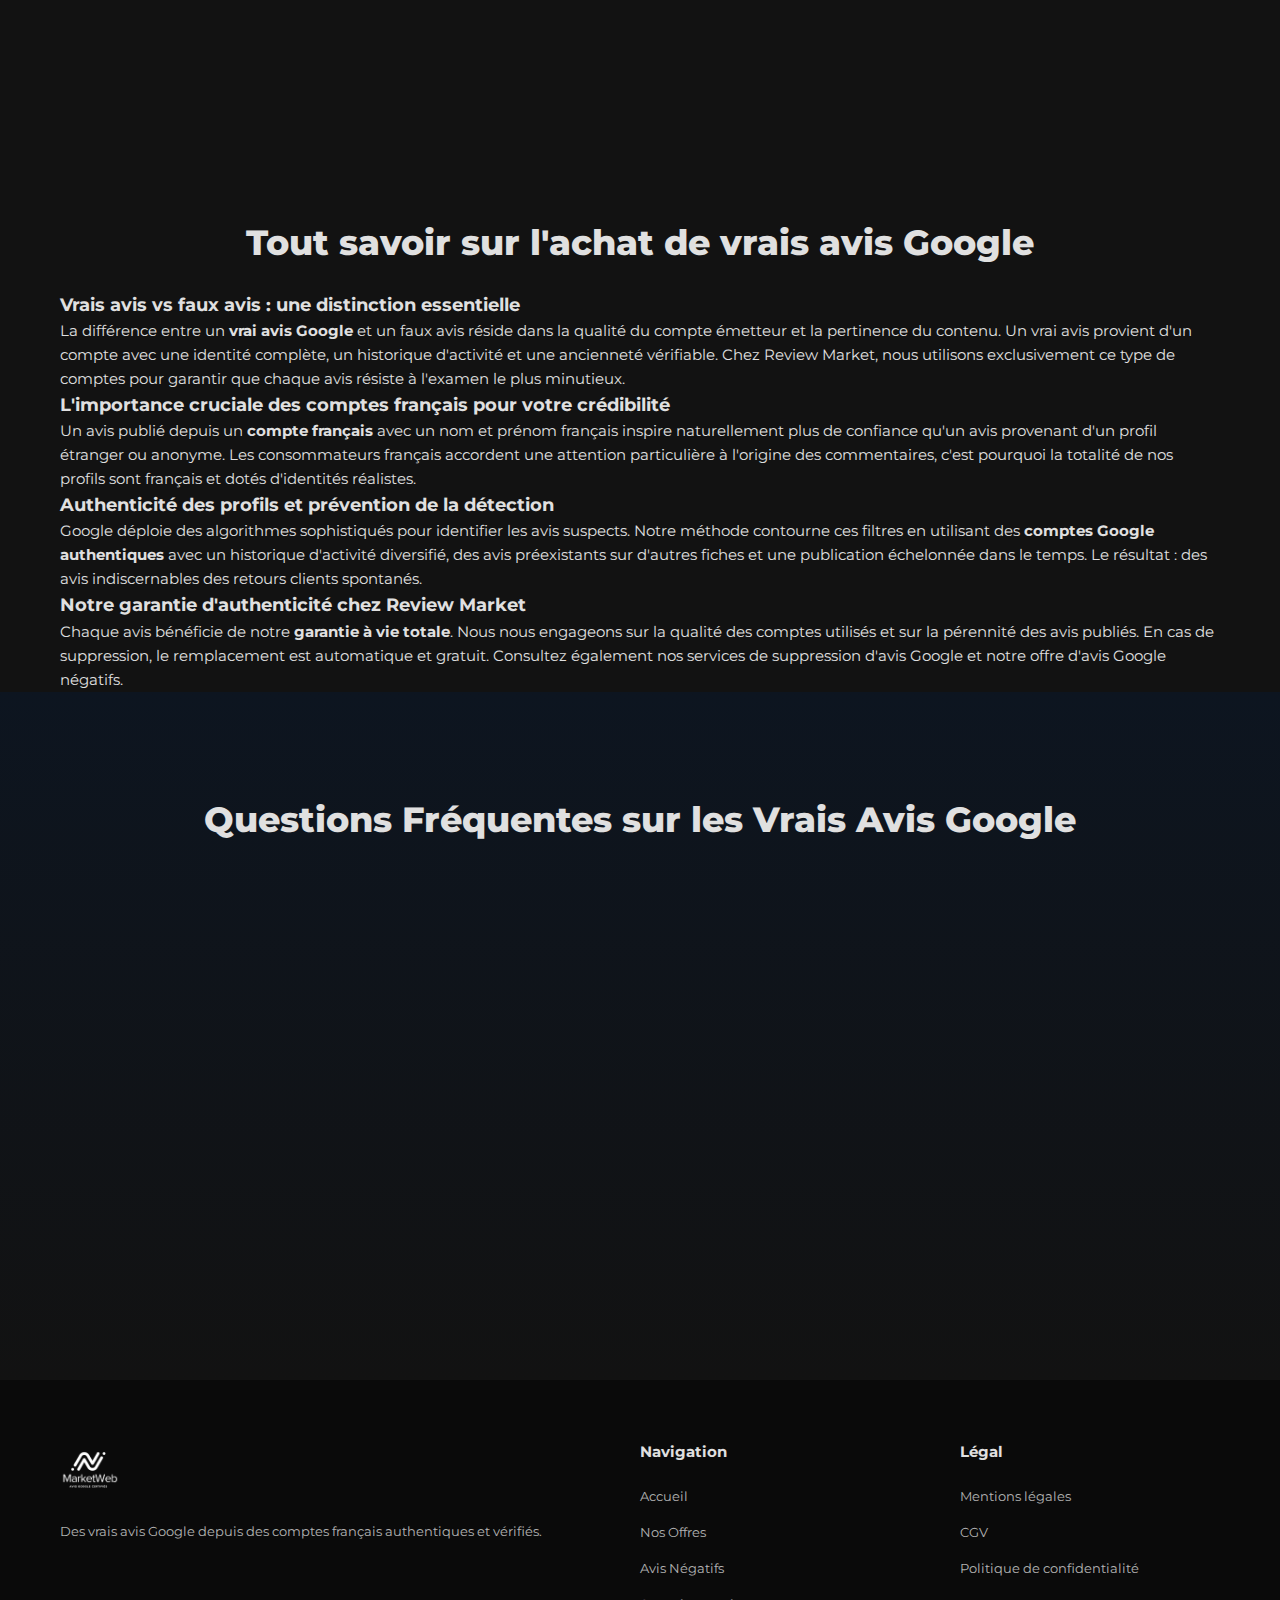
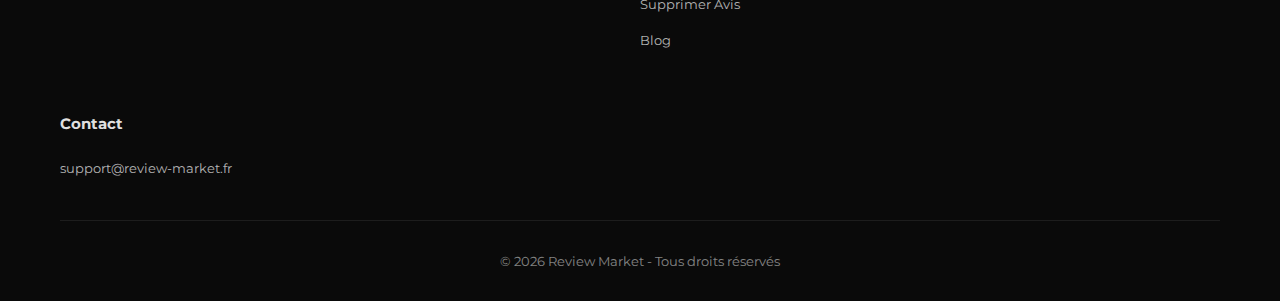
<file: acheter-vrais-avis-google.html>
<!DOCTYPE html>
<html lang="fr">
<head>
    <meta charset="UTF-8">
    <meta name="viewport" content="width=device-width, initial-scale=1.0">
    <meta name="robots" content="index, follow">
    <title>Acheter Vrais Avis Google - Comptes Francais Verifies</title>
    <meta name="description" content="Achetez de vrais avis Google rediges par des comptes francais authentiques. Profils verifies, textes uniques et livraison graduelle des 99 euros.">
    <link rel="canonical" href="https://review-market.fr/acheter-vrais-avis-google.html"/>
    <link rel="alternate" hreflang="fr-FR" href="https://review-market.fr/acheter-vrais-avis-google.html"/>
    <meta property="og:type" content="website">
    <meta property="og:url" content="https://review-market.fr/acheter-vrais-avis-google.html">
    <meta property="og:title" content="Acheter Vrais Avis Google - Comptes Francais Verifies">
    <meta property="og:description" content="Achetez de vrais avis Google rediges par des comptes francais authentiques. Profils verifies, textes uniques et livraison graduelle des 99 euros.">
    <meta property="og:image" content="https://review-market.fr/logo.png">
    <meta property="og:locale" content="fr_FR">
    <meta property="og:site_name" content="Review Market">
    <meta name="twitter:card" content="summary_large_image">
    <meta name="twitter:title" content="Acheter Vrais Avis Google - Comptes Francais Verifies">
    <meta name="twitter:description" content="Achetez de vrais avis Google rediges par des comptes francais authentiques. Profils verifies, textes uniques et livraison graduelle des 99 euros.">
    <meta name="twitter:image" content="https://review-market.fr/logo.png">
    <link rel="preconnect" href="https://fonts.googleapis.com">
    <link rel="preconnect" href="https://fonts.gstatic.com" crossorigin>
    <link href="https://fonts.googleapis.com/css2?family=Montserrat:wght@400;500;600;700;800&display=swap" rel="stylesheet">
    <link rel="stylesheet" href="styles.css">
    <link rel="icon" type="image/x-icon" href="/favicon.ico">
    <link rel="shortcut icon" href="/favicon.ico">
    <link rel="apple-touch-icon" type="image/png" sizes="96x96" href="./logo/apple-icon-96x96.png">
    <link rel="icon" type="image/png" sizes="32x32" href="./logo/android-icon-32x32.png">
    <link rel="icon" type="image/png" sizes="96x96" href="./logo/android-icon-96x96.png">
    <meta name="msapplication-TileColor" content="#ffffff">
    <meta name="msapplication-TileImage" content="./logo/ms-icon-32x32.png">
    <meta name="msapplication-TileImage" content="./logo/ms-icon-96x96.png">
    <script type="application/ld+json">
    {
        "@context": "https://schema.org",
        "@type": "BreadcrumbList",
        "itemListElement": [
            {
                "@type": "ListItem",
                "position": 1,
                "name": "Accueil",
                "item": "https://review-market.fr/"
            },
            {
                "@type": "ListItem",
                "position": 2,
                "name": "Acheter Vrais Avis Google",
                "item": "https://review-market.fr/acheter-vrais-avis-google.html"
            }
        ]
    }
    </script>
    <script type="application/ld+json">
    {
        "@context": "https://schema.org",
        "@type": "Service",
        "serviceType": "Achat de vrais avis Google",
        "provider": {
            "@type": "Organization",
            "name": "Review Market",
            "url": "https://review-market.fr"
        },
        "areaServed": {
            "@type": "Country",
            "name": "France"
        },
        "description": "Service d'achat de vrais avis Google depuis des comptes francais authentiques et verifies. Textes uniques, livraison progressive et garantie a vie.",
        "offers": {
            "@type": "AggregateOffer",
            "lowPrice": "99",
            "highPrice": "279",
            "priceCurrency": "EUR",
            "offerCount": "3"
        }
    }
    </script>
    <script type="application/ld+json">
    {
        "@context": "https://schema.org",
        "@type": "FAQPage",
        "mainEntity": [
            {
                "@type": "Question",
                "name": "Les comptes utilises sont-ils de vrais comptes Google ?",
                "acceptedAnswer": {
                    "@type": "Answer",
                    "text": "Oui, tous nos avis sont publies depuis de vrais comptes Google francais. Ces comptes disposent d'un historique d'activite reel, de photos de profil, d'avis anterieurs et d'une anciennete de plusieurs mois a plusieurs annees."
                }
            },
            {
                "@type": "Question",
                "name": "Quelle est l'anciennete des profils Google utilises ?",
                "acceptedAnswer": {
                    "@type": "Answer",
                    "text": "Nos comptes Google ont une anciennete minimale de plusieurs mois. La plupart ont plus d'un an d'existence avec un historique d'activite coherent comprenant des avis sur d'autres etablissements, renfor&ccedil;ant ainsi leur credibilite."
                }
            },
            {
                "@type": "Question",
                "name": "Les avis publies ont-ils un aspect naturel ?",
                "acceptedAnswer": {
                    "@type": "Answer",
                    "text": "Absolument. Chaque avis est redige individuellement avec un style et un vocabulaire differents. La publication echelonnee a raison de 1 a 2 avis quotidiens reproduit fidelement le rythme de publication organique observe sur les fiches bien gerees."
                }
            },
            {
                "@type": "Question",
                "name": "Google peut-il detecter les avis achetes ?",
                "acceptedAnswer": {
                    "@type": "Answer",
                    "text": "Notre methode est concue pour eviter toute detection. L'utilisation de vrais comptes francais anciens, de textes uniques et d'une publication progressive minimise tout risque. De plus, notre garantie a vie couvre le remplacement gratuit de tout avis eventuellement retire."
                }
            }
        ]
    }
    </script>
    <script type="application/ld+json">
    {
        "@context": "https://schema.org",
        "@type": "ItemList",
        "itemListElement": [
            {
                "@type": "Product",
                "position": 1,
                "name": "Pack 25 Vrais Avis Google",
                "description": "25 vrais avis Google 5 etoiles + 5 offerts. Comptes francais authentiques, textes uniques, garantie a vie.",
                "image": "https://review-market.fr/logo.png",
                "url": "https://review-market.fr/acheter-vrais-avis-google.html#offres",
                "brand": {"@type": "Brand", "name": "Review Market"},
                "offers": {
                    "@type": "Offer",
                    "price": "99",
                    "priceCurrency": "EUR",
                    "availability": "https://schema.org/InStock",
                    "shippingDetails": {
                        "@type": "OfferShippingDetails",
                        "shippingRate": {
                            "@type": "MonetaryAmount",
                            "value": "0",
                            "currency": "EUR"
                        },
                        "deliveryTime": {
                            "@type": "ShippingDeliveryTime",
                            "handlingTime": {
                                "@type": "QuantitativeValue",
                                "minValue": 1,
                                "maxValue": 2,
                                "unitCode": "DAY"
                            },
                            "transitTime": {
                                "@type": "QuantitativeValue",
                                "minValue": 3,
                                "maxValue": 14,
                                "unitCode": "DAY"
                            }
                        },
                        "shippingDestination": {
                            "@type": "DefinedRegion",
                            "addressCountry": "FR"
                        }
                    },
                    "hasMerchantReturnPolicy": {
                        "@type": "MerchantReturnPolicy",
                        "applicableCountry": "FR",
                        "returnPolicyCategory": "https://schema.org/MerchantReturnNotPermitted"
                    }
                }
            },
            {
                "@type": "Product",
                "position": 2,
                "name": "Pack 50 Vrais Avis Google",
                "description": "50 vrais avis Google 5 etoiles + 10 offerts. Comptes francais authentiques, textes uniques, garantie a vie.",
                "image": "https://review-market.fr/logo.png",
                "url": "https://review-market.fr/acheter-vrais-avis-google.html#offres",
                "brand": {"@type": "Brand", "name": "Review Market"},
                "offers": {
                    "@type": "Offer",
                    "price": "169",
                    "priceCurrency": "EUR",
                    "availability": "https://schema.org/InStock",
                    "shippingDetails": {
                        "@type": "OfferShippingDetails",
                        "shippingRate": {
                            "@type": "MonetaryAmount",
                            "value": "0",
                            "currency": "EUR"
                        },
                        "deliveryTime": {
                            "@type": "ShippingDeliveryTime",
                            "handlingTime": {
                                "@type": "QuantitativeValue",
                                "minValue": 1,
                                "maxValue": 2,
                                "unitCode": "DAY"
                            },
                            "transitTime": {
                                "@type": "QuantitativeValue",
                                "minValue": 3,
                                "maxValue": 14,
                                "unitCode": "DAY"
                            }
                        },
                        "shippingDestination": {
                            "@type": "DefinedRegion",
                            "addressCountry": "FR"
                        }
                    },
                    "hasMerchantReturnPolicy": {
                        "@type": "MerchantReturnPolicy",
                        "applicableCountry": "FR",
                        "returnPolicyCategory": "https://schema.org/MerchantReturnNotPermitted"
                    }
                }
            },
            {
                "@type": "Product",
                "position": 3,
                "name": "Pack 100 Vrais Avis Google",
                "description": "100 vrais avis Google 5 etoiles + 20 offerts. Comptes francais authentiques, textes uniques, garantie a vie.",
                "image": "https://review-market.fr/logo.png",
                "url": "https://review-market.fr/acheter-vrais-avis-google.html#offres",
                "brand": {"@type": "Brand", "name": "Review Market"},
                "offers": {
                    "@type": "Offer",
                    "price": "279",
                    "priceCurrency": "EUR",
                    "availability": "https://schema.org/InStock",
                    "shippingDetails": {
                        "@type": "OfferShippingDetails",
                        "shippingRate": {
                            "@type": "MonetaryAmount",
                            "value": "0",
                            "currency": "EUR"
                        },
                        "deliveryTime": {
                            "@type": "ShippingDeliveryTime",
                            "handlingTime": {
                                "@type": "QuantitativeValue",
                                "minValue": 1,
                                "maxValue": 2,
                                "unitCode": "DAY"
                            },
                            "transitTime": {
                                "@type": "QuantitativeValue",
                                "minValue": 3,
                                "maxValue": 14,
                                "unitCode": "DAY"
                            }
                        },
                        "shippingDestination": {
                            "@type": "DefinedRegion",
                            "addressCountry": "FR"
                        }
                    },
                    "hasMerchantReturnPolicy": {
                        "@type": "MerchantReturnPolicy",
                        "applicableCountry": "FR",
                        "returnPolicyCategory": "https://schema.org/MerchantReturnNotPermitted"
                    }
                }
            }
        ]
    }
    </script>
</head>
<body>
    <header class="header">
        <div class="container">
            <a href="https://review-market.fr" class="logo">
                <img src="logo.png" alt="Vrais Avis Google" title="Vrais Avis Google" class="logo-img" width="512" height="512">
            </a>
            <nav class="nav">
                <ul class="nav-list">
                    <li><a href="https://review-market.fr" class="nav-link">Accueil</a></li>
                    <li class="nav-item dropdown">
                        <a href="#" class="nav-link">Nos Offres <span class="dropdown-arrow">&#9660;</span></a>
                        <div class="dropdown-menu">
                            <a href="https://review-market.fr#offres">Avis Positifs</a>
                            <a href="https://review-market.fr/acheter-avis-negatif-google.html#offres">Avis N&eacute;gatifs</a>
                            <a href="https://review-market.fr/supprimer-avis-google.html#offres">Supprimer Avis</a>
                        </div>
                    </li>
                    <li><a href="https://review-market.fr/blog/" class="nav-link">Blog</a></li>
                </ul>
            </nav>
            <button class="menu-toggle" aria-label="Menu">
                <span></span>
                <span></span>
                <span></span>
            </button>
        </div>
    </header>
    <div class="promo-bar">&#x26A1; -20% sur votre 1&egrave;re commande avec le code <span class="promo-code">BIENVENUE20</span></div>

    <section id="accueil" class="hero">
        <div class="container">
            <div class="hero-content">
                <h1>Acheter Vrais Avis Google <br> Comptes Fran&ccedil;ais V&eacute;rifi&eacute;s</h1>
                <p class="hero-subtitle">Obtenez des avis authentiques publi&eacute;s depuis de v&eacute;ritables comptes Google fran&ccedil;ais. Profils anciens, identit&eacute;s v&eacute;rifi&eacute;es et textes uniques pour une cr&eacute;dibilit&eacute; irr&eacute;prochable.</p>
                <a href="#offres" class="btn btn-primary" title="acheter vrais avis google">D&eacute;couvrir nos Packs</a>
            </div>
            <div class="hero-image">
                <img src="acheter-avis-google-hero.png" alt="acheter vrais avis google" title="acheter vrais avis google" class="hero-img" loading="eager" width="964" height="421">
            </div>
        </div>
    </section>

    <section class="stats">
        <div class="container">
            <div class="stat-card">
                <div class="stat-number" data-target="91" data-suffix="%">91%</div>
                <p>des Fran&ccedil;ais v&eacute;rifient les avis avant d'acheter</p>
            </div>
            <div class="stat-card">
                <div class="stat-number" data-target="74" data-suffix="%">74%</div>
                <p>distinguent un vrai avis d'un faux avis g&eacute;n&eacute;rique</p>
            </div>
            <div class="stat-card">
                <div class="stat-number" data-target="80" data-suffix="%">80%</div>
                <p>font davantage confiance aux avis d&eacute;taill&eacute;s</p>
            </div>
            <div class="stat-card">
                <div class="stat-number" data-target="0" data-static="+14%">+14%</div>
                <p>de conversion gr&acirc;ce &agrave; des avis authentiques</p>
            </div>
        </div>
    </section>

    <section class="credibility">
        <div class="container">
            <div class="credibility-image">
                <img src="credibilite-avis-google.webp" alt="vrais avis google authenticite" title="vrais avis google authenticite" class="credibility-img" loading="lazy" width="601" height="791">
            </div>
            <div class="credibility-content">
                <h2>Pourquoi l'authenticit&eacute; des avis est fondamentale</h2>
                <p>Les consommateurs d'aujourd'hui sont de plus en plus vigilants face aux avis en ligne. Selon les enqu&ecirc;tes r&eacute;centes, <strong>74% des internautes</strong> d&eacute;clarent pouvoir rep&eacute;rer un avis factice r&eacute;dig&eacute; &agrave; la va-vite.</p>
                <p>C'est pourquoi nous utilisons exclusivement de vrais comptes Google fran&ccedil;ais avec un historique d'activit&eacute; r&eacute;el, des photos de profil et des avis ant&eacute;rieurs l&eacute;gitimes.</p>
                <a href="#offres" class="btn btn-primary">Commander Maintenant</a>
            </div>
        </div>
    </section>

    <section class="credibility credibility-reverse">
        <div class="container">
            <div class="credibility-content">
                <h2>Comment nos comptes v&eacute;rifi&eacute;s garantissent votre cr&eacute;dibilit&eacute;</h2>
                <p>Chaque avis est publi&eacute; par un <strong>compte Google fran&ccedil;ais authentique</strong> disposant d'un nom et pr&eacute;nom r&eacute;alistes, d'une photo de profil, d'un historique d'avis sur d'autres &eacute;tablissements et d'une anciennet&eacute; v&eacute;rifiable. Ce niveau de d&eacute;tail rend nos avis indiscernables des retours clients organiques.</p>
                <a href="#offres" class="btn btn-primary" title="vrais avis google comptes verifies">Commander Maintenant</a>
            </div>
            <div class="credibility-image">
                <img src="avis-clients-google.webp" alt="comptes google verifies francais" title="comptes google verifies francais" class="credibility-img" loading="lazy" width="900" height="600">
            </div>
        </div>
    </section>

    <section class="how-it-works">
        <div class="container">
            <h2 class="section-title">Obtenez de vrais avis en 3 &eacute;tapes</h2>
            <div class="steps">
                <div class="step">
                    <div class="step-icon">
                        <span>1</span>
                    </div>
                    <h3>Choisissez votre volume</h3>
                    <p>D&eacute;terminez le nombre de vrais avis Google n&eacute;cessaires &agrave; votre strat&eacute;gie. Chaque commande est trait&eacute;e d&egrave;s r&eacute;ception du paiement.</p>
                </div>
                <div class="step">
                    <div class="step-icon">
                        <span>2</span>
                    </div>
                    <h3>Briefing sur WhatsApp</h3>
                    <p>Notre &eacute;quipe recueille les d&eacute;tails de votre activit&eacute; pour r&eacute;diger des avis uniques, pertinents et parfaitement cr&eacute;dibles depuis de vrais comptes fran&ccedil;ais.</p>
                </div>
                <div class="step">
                    <div class="step-icon">
                        <span>3</span>
                    </div>
                    <h3>Publication naturelle</h3>
                    <p>Les vrais avis sont d&eacute;ploy&eacute;s progressivement &agrave; raison de 1 &agrave; 2 par jour, reproduisant fid&egrave;lement un flux organique de retours clients.</p>
                </div>
            </div>
        </div>
    </section>

    <section id="offres" class="pricing">
        <div class="container">
            <h2 class="section-title">Packs Vrais Avis Google</h2>
            <p class="section-subtitle">Des avis authentiques depuis des comptes fran&ccedil;ais v&eacute;rifi&eacute;s</p>
            <div class="pricing-cards">
                <div class="pricing-card">
                    <div class="pricing-header">
                        <h3>25 Vrais Avis</h3>
                        <div class="pricing-bonus">+ 5 offerts</div>
                    </div>
                    <div class="pricing-price">
                        <span class="price">99&euro;</span>
                    </div>
                    <ul class="pricing-features">
                        <li><span class="check">&#10003;</span> Comptes &#127467;&#127479;</li>
                        <li><span class="check">&#10003;</span> Nom pr&eacute;nom &#127467;&#127479;</li>
                        <li><span class="check">&#10003;</span> Textes Personnalis&eacute;s</li>
                        <li><span class="check">&#10003;</span> Fournissez vos Textes</li>
                        <li><span class="check">&#10003;</span> Fournissez vos Images</li>
                        <li><span class="check">&#10003;</span> Garantie &agrave; vie</li>
                        <li><span class="check">&#10003;</span> Rythme 1 &agrave; 2 avis/jrs</li>
                        <li><span class="check">&#10003;</span> Service Client 24/7</li>
                    </ul>
                    <a href="https://buy.stripe.com/cNi00i45B4re0GS8bRabK0z" class="btn btn-outline" target="_blank" rel="noopener noreferrer">Commander</a>
                </div>

                <div class="pricing-card featured">
                    <div class="pricing-badge">Populaire</div>
                    <div class="pricing-header">
                        <h3>50 Vrais Avis</h3>
                        <div class="pricing-bonus">+ 10 offerts</div>
                    </div>
                    <div class="pricing-price">
                        <span class="price">169&euro;</span>
                    </div>
                    <ul class="pricing-features">
                        <li><span class="check">&#10003;</span> Comptes &#127467;&#127479;</li>
                        <li><span class="check">&#10003;</span> Nom pr&eacute;nom &#127467;&#127479;</li>
                        <li><span class="check">&#10003;</span> Textes Personnalis&eacute;s</li>
                        <li><span class="check">&#10003;</span> Fournissez vos Textes</li>
                        <li><span class="check">&#10003;</span> Fournissez vos Images</li>
                        <li><span class="check">&#10003;</span> Garantie &agrave; vie</li>
                        <li><span class="check">&#10003;</span> Rythme 1 &agrave; 2 avis/jrs</li>
                        <li><span class="check">&#10003;</span> Service Client 24/7</li>
                    </ul>
                    <a href="https://buy.stripe.com/28E28qfOj3na1KW3VBabK0A" class="btn btn-primary" title="acheter vrais avis google pas cher" target="_blank" rel="noopener noreferrer">Commander</a>
                </div>

                <div class="pricing-card">
                    <div class="pricing-header">
                        <h3>100 Vrais Avis</h3>
                        <div class="pricing-bonus">+ 20 offerts</div>
                    </div>
                    <div class="pricing-price">
                        <span class="price">279&euro;</span>
                    </div>
                    <ul class="pricing-features">
                        <li><span class="check">&#10003;</span> Comptes &#127467;&#127479;</li>
                        <li><span class="check">&#10003;</span> Nom pr&eacute;nom &#127467;&#127479;</li>
                        <li><span class="check">&#10003;</span> Textes Personnalis&eacute;s</li>
                        <li><span class="check">&#10003;</span> Fournissez vos Textes</li>
                        <li><span class="check">&#10003;</span> Fournissez vos Images</li>
                        <li><span class="check">&#10003;</span> Garantie &agrave; vie</li>
                        <li><span class="check">&#10003;</span> Rythme 1 &agrave; 2 avis/jrs</li>
                        <li><span class="check">&#10003;</span> Service Client 24/7</li>
                    </ul>
                    <a href="https://buy.stripe.com/00wfZg59F1f2exI77NabK0B" title="vrais avis google achat" class="btn btn-outline" target="_blank" rel="noopener noreferrer">Commander</a>
                </div>
            </div>
        </div>
    </section>

    <section class="testimonials">
        <div class="container">
            <h2 class="section-title">Des r&eacute;sultats concrets attest&eacute;s par nos clients</h2>
            <div class="testimonials-grid">
                <div class="testimonial-card">
                    <img src="temoignage-achat-avis-google-1.webp" alt="temoignage vrais avis google" title="temoignage vrais avis google" class="testimonial-img" loading="lazy" width="768" height="1496">
                </div>
                <div class="testimonial-card">
                    <img src="temoignage-achat-avis-google-2.webp" alt="vrais avis google temoignage" title="vrais avis google temoignage" class="testimonial-img" loading="lazy" width="768" height="1496">
                </div>
                <div class="testimonial-card">
                    <img src="temoignage-achat-avis-google-3.webp" alt="achat vrais avis google retour client" title="achat vrais avis google retour client" class="testimonial-img" loading="lazy" width="768" height="1496">
                </div>
                <div class="testimonial-card">
                    <img src="temoignage-achat-avis-google-4.webp" alt="comptes francais verifies satisfaction" title="comptes francais verifies satisfaction" class="testimonial-img" loading="lazy" width="768" height="1496">
                </div>
                <div class="testimonial-card">
                    <img src="temoignage-achat-avis-google-5.webp" alt="vrais avis google resultat positif" title="vrais avis google resultat positif" class="testimonial-img" loading="lazy" width="768" height="1496">
                </div>
            </div>
        </div>
    </section>

    <section class="seo-content">
        <div class="container">
            <h2 class="section-title">Tout savoir sur l'achat de vrais avis Google</h2>
            <div class="seo-text">
                <h3>Vrais avis vs faux avis : une distinction essentielle</h3>
                <p>La diff&eacute;rence entre un <strong>vrai avis Google</strong> et un faux avis r&eacute;side dans la qualit&eacute; du compte &eacute;metteur et la pertinence du contenu. Un vrai avis provient d'un compte avec une identit&eacute; compl&egrave;te, un historique d'activit&eacute; et une anciennet&eacute; v&eacute;rifiable. Chez Review Market, nous utilisons exclusivement ce type de comptes pour garantir que chaque avis r&eacute;siste &agrave; l'examen le plus minutieux.</p>

                <h3>L'importance cruciale des comptes fran&ccedil;ais pour votre cr&eacute;dibilit&eacute;</h3>
                <p>Un avis publi&eacute; depuis un <strong>compte fran&ccedil;ais</strong> avec un nom et pr&eacute;nom fran&ccedil;ais inspire naturellement plus de confiance qu'un avis provenant d'un profil &eacute;tranger ou anonyme. Les consommateurs fran&ccedil;ais accordent une attention particuli&egrave;re &agrave; l'origine des commentaires, c'est pourquoi la totalit&eacute; de nos profils sont fran&ccedil;ais et dot&eacute;s d'identit&eacute;s r&eacute;alistes.</p>

                <h3>Authenticit&eacute; des profils et pr&eacute;vention de la d&eacute;tection</h3>
                <p>Google d&eacute;ploie des algorithmes sophistiqu&eacute;s pour identifier les avis suspects. Notre m&eacute;thode contourne ces filtres en utilisant des <strong>comptes Google authentiques</strong> avec un historique d'activit&eacute; diversifi&eacute;, des avis pr&eacute;existants sur d'autres fiches et une publication &eacute;chelonn&eacute;e dans le temps. Le r&eacute;sultat : des avis indiscernables des retours clients spontan&eacute;s.</p>

                <h3>Notre garantie d'authenticit&eacute; chez Review Market</h3>
                <p>Chaque avis b&eacute;n&eacute;ficie de notre <strong>garantie &agrave; vie totale</strong>. Nous nous engageons sur la qualit&eacute; des comptes utilis&eacute;s et sur la p&eacute;rennit&eacute; des avis publi&eacute;s. En cas de suppression, le remplacement est automatique et gratuit. Consultez &eacute;galement nos services de <a href="supprimer-avis-google.html">suppression d'avis Google</a> et notre offre d'<a href="acheter-avis-negatif-google.html">avis Google n&eacute;gatifs</a>.</p>
            </div>
        </div>
    </section>

    <section class="faq">
        <div class="container">
            <h2 class="section-title">Questions Fr&eacute;quentes sur les Vrais Avis Google</h2>
            <div class="faq-list">
                <div class="faq-item">
                    <button class="faq-question">
                        <span>Les comptes utilis&eacute;s sont-ils de vrais comptes Google ?</span>
                        <span class="faq-icon">+</span>
                    </button>
                    <div class="faq-answer">
                        <p>Oui, tous nos avis sont publi&eacute;s depuis de vrais comptes Google fran&ccedil;ais. Ces comptes disposent d'un historique d'activit&eacute; r&eacute;el, de photos de profil, d'avis ant&eacute;rieurs et d'une anciennet&eacute; de plusieurs mois &agrave; plusieurs ann&eacute;es.</p>
                    </div>
                </div>
                <div class="faq-item">
                    <button class="faq-question">
                        <span>Quelle est l'anciennet&eacute; des profils Google utilis&eacute;s ?</span>
                        <span class="faq-icon">+</span>
                    </button>
                    <div class="faq-answer">
                        <p>Nos comptes Google ont une anciennet&eacute; minimale de plusieurs mois. La plupart ont plus d'un an d'existence avec un historique d'activit&eacute; coh&eacute;rent comprenant des avis sur d'autres &eacute;tablissements, renfor&ccedil;ant ainsi leur cr&eacute;dibilit&eacute;.</p>
                    </div>
                </div>
                <div class="faq-item">
                    <button class="faq-question">
                        <span>Les avis publi&eacute;s ont-ils un aspect naturel ?</span>
                        <span class="faq-icon">+</span>
                    </button>
                    <div class="faq-answer">
                        <p>Absolument. Chaque avis est r&eacute;dig&eacute; individuellement avec un style et un vocabulaire diff&eacute;rents. La publication &eacute;chelonn&eacute;e &agrave; raison de 1 &agrave; 2 avis quotidiens reproduit fid&egrave;lement le rythme de publication organique observ&eacute; sur les fiches bien g&eacute;r&eacute;es.</p>
                    </div>
                </div>
                <div class="faq-item">
                    <button class="faq-question">
                        <span>Google peut-il d&eacute;tecter les avis achet&eacute;s ?</span>
                        <span class="faq-icon">+</span>
                    </button>
                    <div class="faq-answer">
                        <p>Notre m&eacute;thode est con&ccedil;ue pour &eacute;viter toute d&eacute;tection. L'utilisation de vrais comptes fran&ccedil;ais anciens, de textes uniques et d'une publication progressive minimise tout risque. De plus, notre garantie &agrave; vie couvre le remplacement gratuit de tout avis &eacute;ventuellement retir&eacute;.</p>
                    </div>
                </div>
            </div>
        </div>
    </section>

    <footer class="footer">
        <div class="container">
            <div class="footer-content">
                <div class="footer-brand">
                    <a href="https://review-market.fr" class="logo">
                        <img src="logo.png" alt="acheter vrais avis google" title="acheter vrais avis google" class="logo-img" width="512" height="512">
                    </a>
                    <p>Des vrais avis Google depuis des comptes fran&ccedil;ais authentiques et v&eacute;rifi&eacute;s.</p>
                </div>
                <div class="footer-links">
                    <h4>Navigation</h4>
                    <ul>
                        <li><a href="https://review-market.fr">Accueil</a></li>
                        <li><a href="#offres">Nos Offres</a></li>
                        <li><a href="acheter-avis-negatif-google.html">Avis N&eacute;gatifs</a></li>
                        <li><a href="supprimer-avis-google.html">Supprimer Avis</a></li>
                        <li><a href="https://review-market.fr/blog/">Blog</a></li>
                    </ul>
                </div>
                <div class="footer-links">
                    <h4>L&eacute;gal</h4>
                    <ul>
                        <li><a href="#">Mentions l&eacute;gales</a></li>
                        <li><a href="#">CGV</a></li>
                        <li><a href="#">Politique de confidentialit&eacute;</a></li>
                    </ul>
                </div>
                <div class="footer-links">
                    <h4>Contact</h4>
                    <ul>
                        <li><a href="mailto:support@review-market.fr">support@review-market.fr</a></li>
                    </ul>
                </div>
            </div>
            <div class="footer-bottom">
                <p>&copy; 2026 Review Market - Tous droits r&eacute;serv&eacute;s</p>
            </div>
        </div>
    </footer>

    <script>
        document.addEventListener('DOMContentLoaded', function() {

            const menuToggle = document.querySelector('.menu-toggle');
            const nav = document.querySelector('.nav');

            if (menuToggle && nav) {
                menuToggle.addEventListener('click', function() {
                    nav.classList.toggle('active');
                    menuToggle.classList.toggle('active');
                });

                const navLinks = document.querySelectorAll('.nav-link:not(.nav-item.dropdown > .nav-link)');
                navLinks.forEach(link => {
                    link.addEventListener('click', function() {
                        nav.classList.remove('active');
                        menuToggle.classList.remove('active');
                    });
                });
            }

            const dropdowns = document.querySelectorAll('.nav-item.dropdown');
            dropdowns.forEach(dropdown => {
                const dropdownLink = dropdown.querySelector('.nav-link');
                dropdownLink.addEventListener('click', function(e) {
                    if (window.innerWidth <= 768) {
                        e.preventDefault();
                        dropdown.classList.toggle('active');
                    }
                });
            });

            const dropdownMenuLinks = document.querySelectorAll('.dropdown-menu a');
            dropdownMenuLinks.forEach(link => {
                link.addEventListener('click', function() {
                    if (window.innerWidth <= 768) {
                        const nav = document.querySelector('.nav');
                        const menuToggle = document.querySelector('.menu-toggle');
                        nav.classList.remove('active');
                        menuToggle.classList.remove('active');
                        document.querySelectorAll('.nav-item.dropdown').forEach(d => d.classList.remove('active'));
                    }
                });
            });

            const anchorLinks = document.querySelectorAll('a[href^="#"]');

            anchorLinks.forEach(link => {
                link.addEventListener('click', function(e) {
                    e.preventDefault();
                    const targetId = this.getAttribute('href');
                    const targetElement = document.querySelector(targetId);

                    if (targetElement) {
                        const headerHeight = document.querySelector('.header').offsetHeight;
                        const targetPosition = targetElement.offsetTop - headerHeight;

                        window.scrollTo({
                            top: targetPosition,
                            behavior: 'smooth'
                        });
                    }
                });
            });

            const faqItems = document.querySelectorAll('.faq-item');

            faqItems.forEach(item => {
                const question = item.querySelector('.faq-question');

                question.addEventListener('click', function() {
                    faqItems.forEach(otherItem => {
                        if (otherItem !== item && otherItem.classList.contains('active')) {
                            otherItem.classList.remove('active');
                        }
                    });

                    item.classList.toggle('active');
                });
            });

            const sections = document.querySelectorAll('section[id]');
            const navLinksAll = document.querySelectorAll('.nav-link');

            function updateActiveNav() {
                const scrollPosition = window.scrollY + 100;

                sections.forEach(section => {
                    const sectionTop = section.offsetTop;
                    const sectionHeight = section.offsetHeight;
                    const sectionId = section.getAttribute('id');

                    if (scrollPosition >= sectionTop && scrollPosition < sectionTop + sectionHeight) {
                        navLinksAll.forEach(link => {
                            link.classList.remove('active');
                            if (link.getAttribute('href') === '#' + sectionId) {
                                link.classList.add('active');
                            }
                        });
                    }
                });
            }

            window.addEventListener('scroll', updateActiveNav);

            const header = document.querySelector('.header');

            function updateHeader() {
                if (window.scrollY > 50) {
                    header.style.boxShadow = '0 4px 20px rgba(0, 0, 0, 0.1)';
                } else {
                    header.style.boxShadow = '0 4px 15px rgba(0, 0, 0, 0.08)';
                }
            }

            window.addEventListener('scroll', updateHeader);

            const animateElements = document.querySelectorAll('.stat-card, .step, .pricing-card, .testimonial-card, .blog-card, .faq-item');

            const observerOptions = {
                threshold: 0.1,
                rootMargin: '0px 0px -50px 0px'
            };

            const observer = new IntersectionObserver(function(entries) {
                entries.forEach(entry => {
                    if (entry.isIntersecting) {
                        entry.target.style.opacity = '1';
                        entry.target.style.transform = 'translateY(0)';
                    }
                });
            }, observerOptions);

            animateElements.forEach(element => {
                element.style.opacity = '0';
                element.style.transform = 'translateY(30px)';
                element.style.transition = 'opacity 0.6s ease, transform 0.6s ease';
                observer.observe(element);
            });

            const statNumbers = document.querySelectorAll('.stat-number');
            let animated = false;
            function animateCounters() {
                if (animated) return;
                statNumbers.forEach(stat => {
                    const staticText = stat.getAttribute('data-static');
                    if (staticText) { stat.textContent = staticText; return; }
                    const target = parseInt(stat.getAttribute('data-target') || stat.textContent);
                    const suffix = stat.getAttribute('data-suffix') || '%';
                    if (isNaN(target) || target <= 0) return;
                    let current = 0;
                    const increment = target / 50;
                    const duration = 2000;
                    const stepTime = duration / 50;
                    const counter = setInterval(() => {
                        current += increment;
                        if (current >= target) { stat.textContent = target + suffix; clearInterval(counter); }
                        else { stat.textContent = Math.floor(current) + suffix; }
                    }, stepTime);
                });
                animated = true;
            }
            const statsSection = document.querySelector('.stats');
            if (statsSection) {
                const statsObserver = new IntersectionObserver((entries) => {
                    entries.forEach(entry => { if (entry.isIntersecting) { animateCounters(); } });
                }, { threshold: 0.5 });
                statsObserver.observe(statsSection);
            }

        });
    </script>
</body>
</html>
</file>
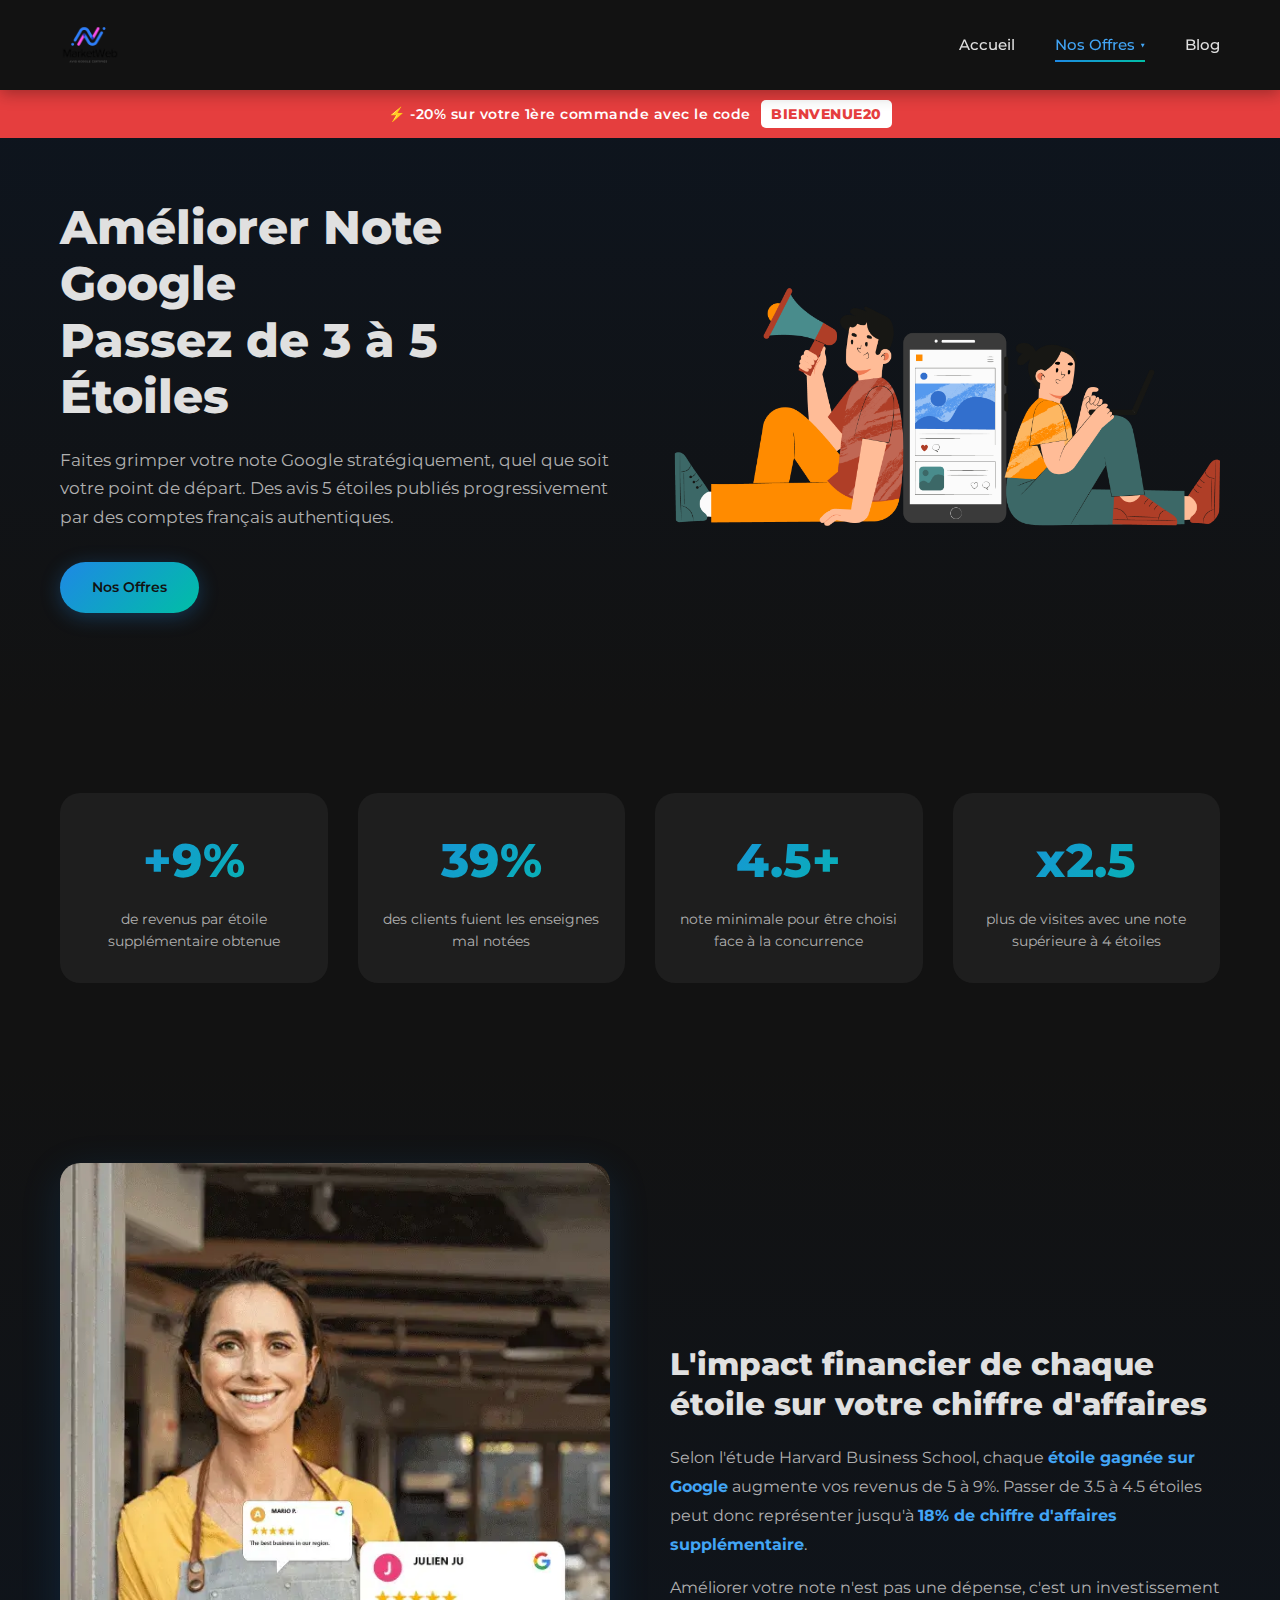
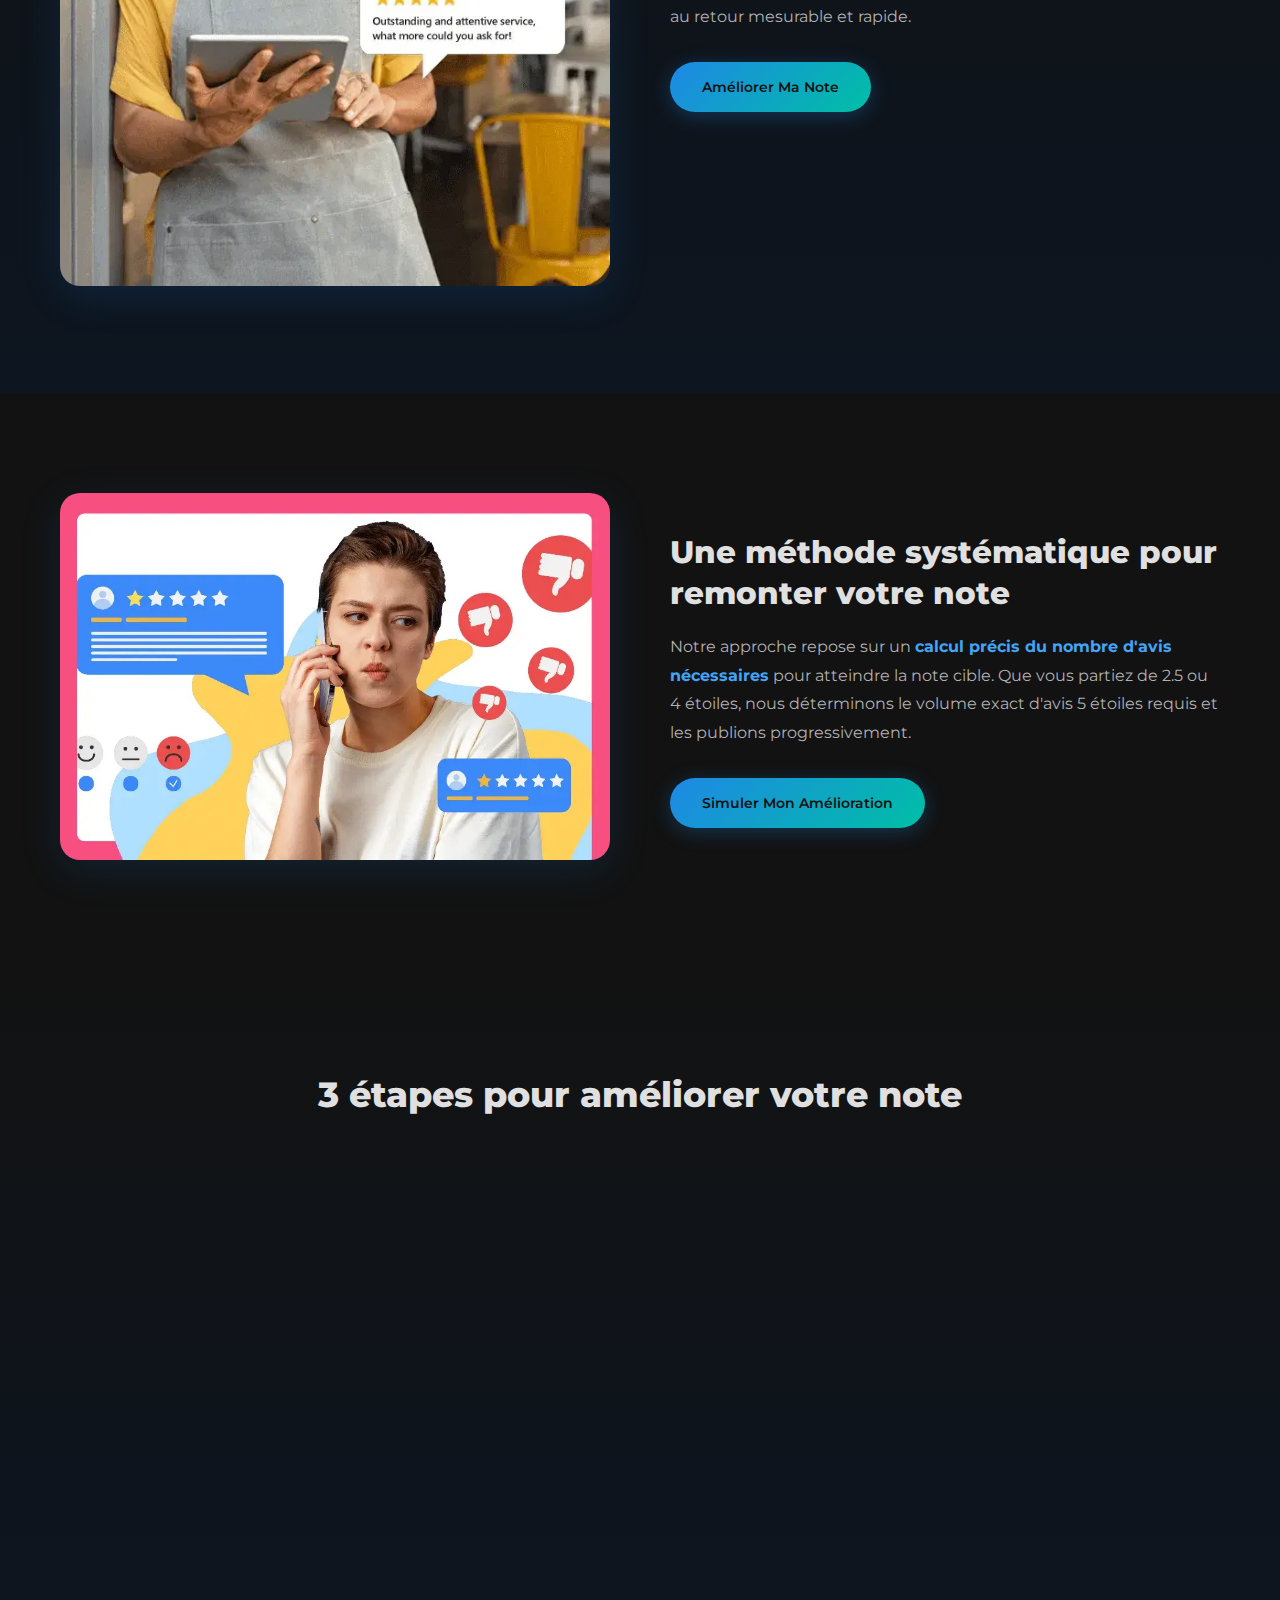
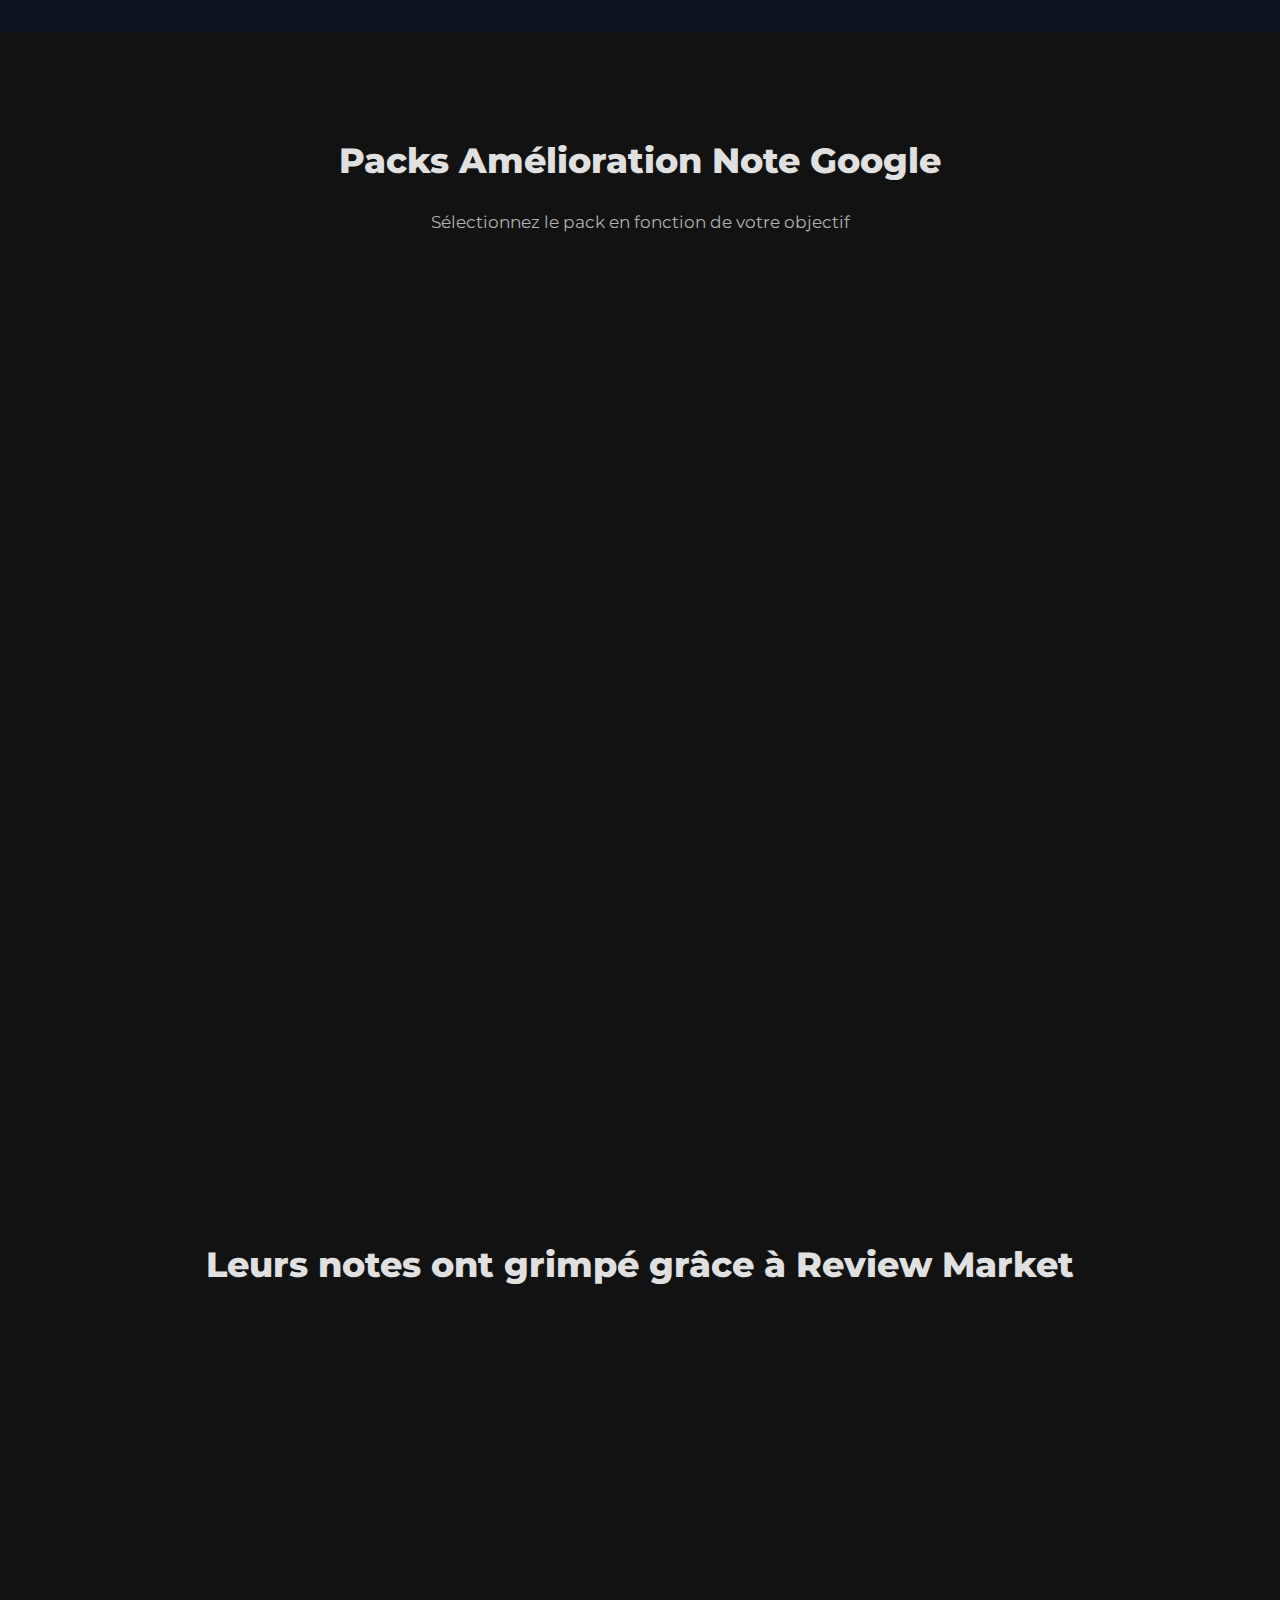
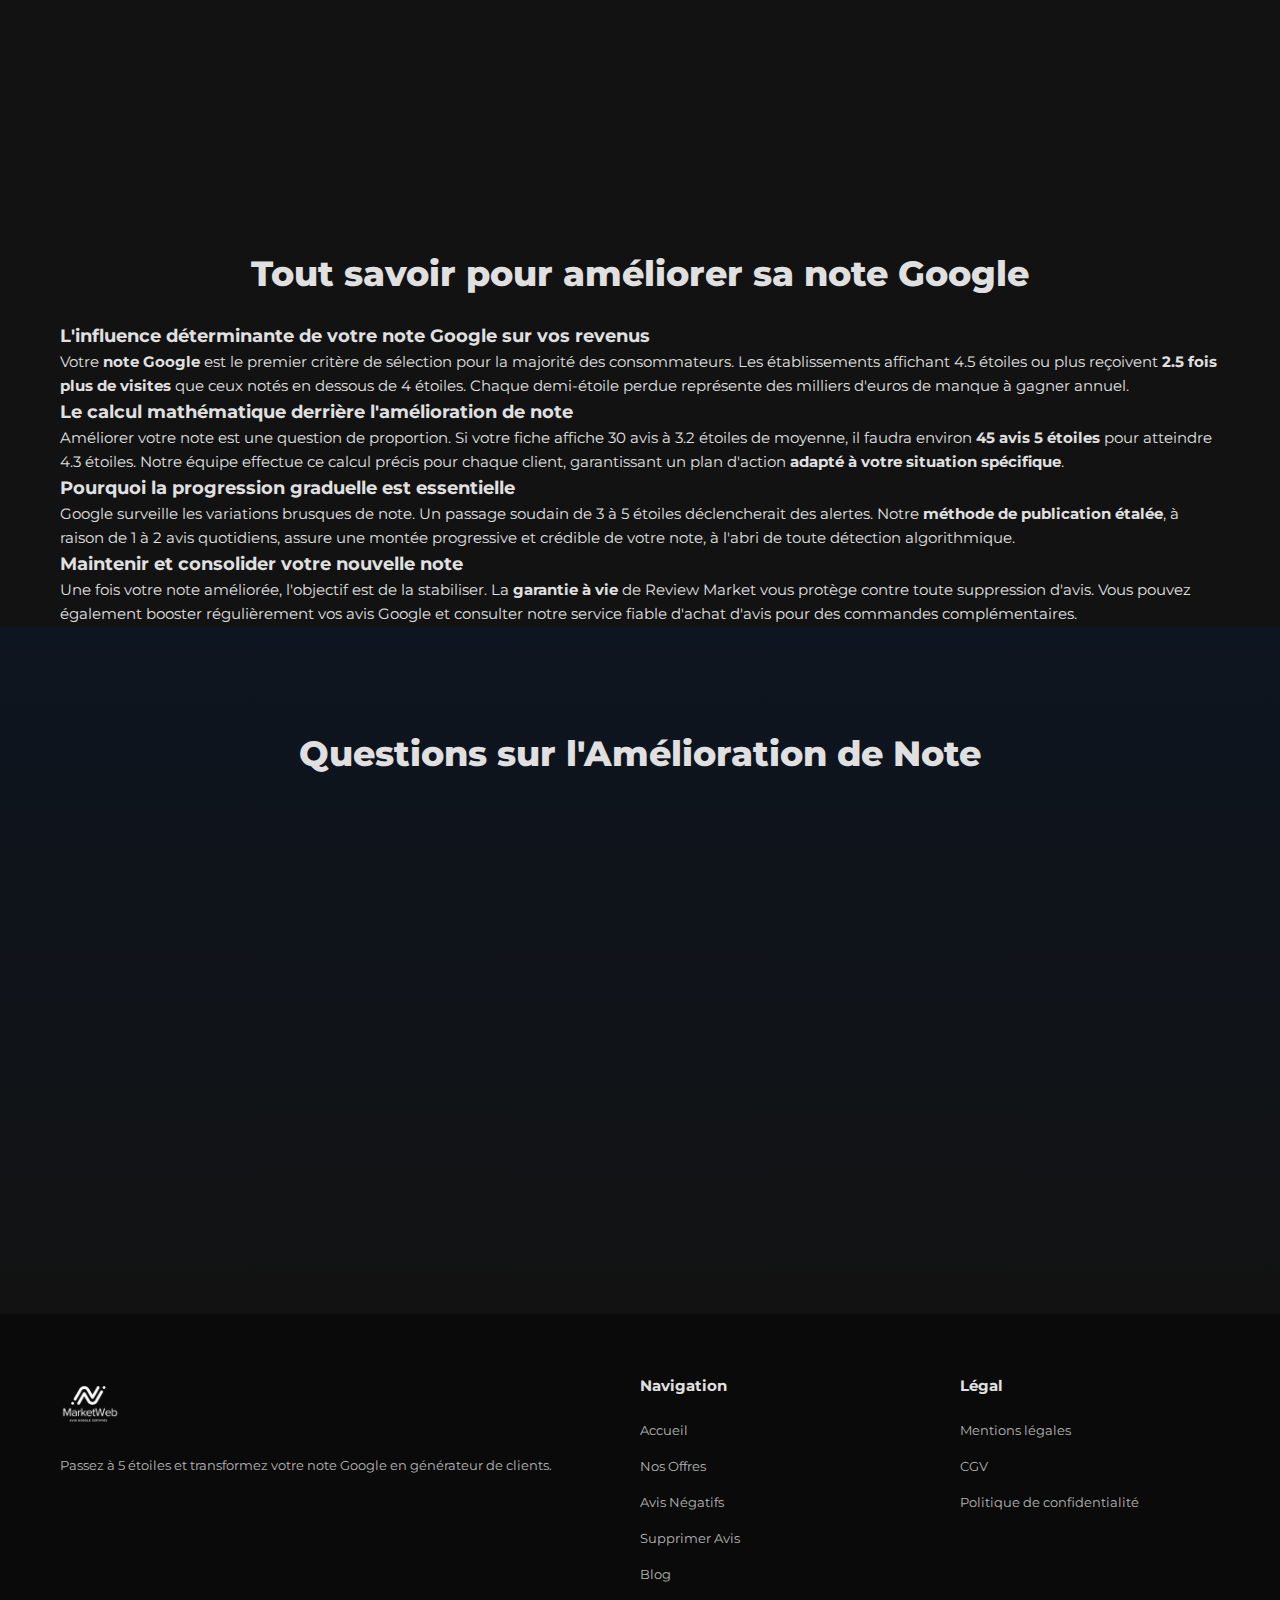
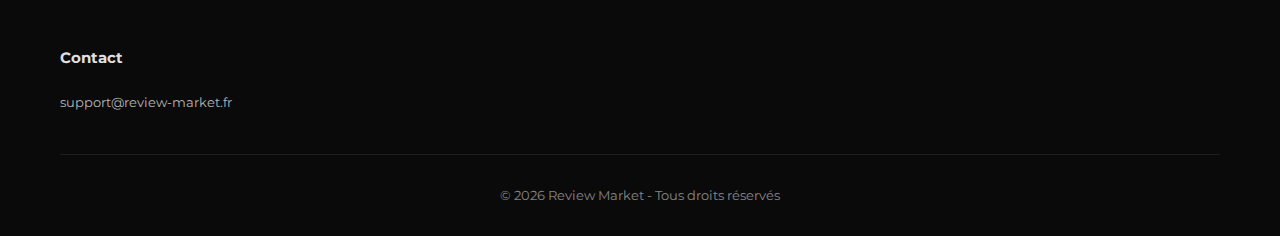
<file: ameliorer-note-google.html>
<!DOCTYPE html>
<html lang="fr">
<head>
    <meta charset="UTF-8">
    <meta name="viewport" content="width=device-width, initial-scale=1.0">
    <meta name="robots" content="index, follow">
    <title>Ameliorer Note Google - Passez de 3 a 5 Etoiles</title>
    <meta name="description" content="Ameliorez votre note Google rapidement avec des avis positifs. Passez de 3 a 5 etoiles grace a des comptes francais verifies des 99 euros.">
    <link rel="canonical" href="https://review-market.fr/ameliorer-note-google.html"/>
    <link rel="alternate" hreflang="fr-FR" href="https://review-market.fr/ameliorer-note-google.html"/>
    <meta property="og:type" content="website">
    <meta property="og:url" content="https://review-market.fr/ameliorer-note-google.html">
    <meta property="og:title" content="Ameliorer Note Google - Passez de 3 a 5 Etoiles">
    <meta property="og:description" content="Ameliorez votre note Google rapidement avec des avis positifs. Passez de 3 a 5 etoiles grace a des comptes francais verifies.">
    <meta property="og:image" content="https://review-market.fr/logo.png">
    <meta property="og:locale" content="fr_FR">
    <meta property="og:site_name" content="Review Market">
    <meta name="twitter:card" content="summary_large_image">
    <meta name="twitter:title" content="Ameliorer Note Google - Passez de 3 a 5 Etoiles">
    <meta name="twitter:description" content="Ameliorez votre note Google rapidement avec des avis positifs. Passez de 3 a 5 etoiles grace a des comptes francais verifies.">
    <meta name="twitter:image" content="https://review-market.fr/logo.png">
    <link rel="preconnect" href="https://fonts.googleapis.com">
    <link rel="preconnect" href="https://fonts.gstatic.com" crossorigin>
    <link href="https://fonts.googleapis.com/css2?family=Montserrat:wght@400;500;600;700;800&display=swap" rel="stylesheet">
    <link rel="stylesheet" href="styles.css">
    <link rel="icon" type="image/x-icon" href="/favicon.ico">
    <link rel="shortcut icon" href="/favicon.ico">
    <link rel="apple-touch-icon" type="image/png" sizes="96x96" href="./logo/apple-icon-96x96.png">
    <link rel="icon" type="image/png" sizes="32x32" href="./logo/android-icon-32x32.png">
    <link rel="icon" type="image/png" sizes="96x96" href="./logo/android-icon-96x96.png">
    <meta name="msapplication-TileColor" content="#ffffff">
    <meta name="msapplication-TileImage" content="./logo/ms-icon-32x32.png">
    <meta name="msapplication-TileImage" content="./logo/ms-icon-96x96.png">
    <script type="application/ld+json">
    {
        "@context": "https://schema.org",
        "@type": "BreadcrumbList",
        "itemListElement": [
            {
                "@type": "ListItem",
                "position": 1,
                "name": "Accueil",
                "item": "https://review-market.fr/"
            },
            {
                "@type": "ListItem",
                "position": 2,
                "name": "Ameliorer Note Google",
                "item": "https://review-market.fr/ameliorer-note-google.html"
            }
        ]
    }
    </script>
    <script type="application/ld+json">
    {
        "@context": "https://schema.org",
        "@type": "Service",
        "serviceType": "Amelioration de note Google",
        "provider": {
            "@type": "Organization",
            "name": "Review Market",
            "url": "https://review-market.fr",
            "logo": "https://review-market.fr/logo.png",
            "email": "support@review-market.fr"
        },
        "areaServed": {
            "@type": "Country",
            "name": "France"
        },
        "description": "Service d'amelioration de note Google pour passer de 3 a 5 etoiles avec des avis positifs authentiques, comptes francais verifies et garantie a vie."
    }
    </script>
    <script type="application/ld+json">
    {
        "@context": "https://schema.org",
        "@type": "FAQPage",
        "mainEntity": [
            {
                "@type": "Question",
                "name": "Combien d'avis faut-il pour passer de 3 a 5 etoiles ?",
                "acceptedAnswer": {
                    "@type": "Answer",
                    "text": "Le nombre depend de vos avis existants. A titre indicatif, si vous avez 20 avis avec une moyenne de 3 etoiles, environ 50 avis 5 etoiles suffiront pour atteindre 4.4 etoiles. Notre equipe calcule le volume exact necessaire pour votre situation."
                }
            },
            {
                "@type": "Question",
                "name": "En combien de temps ma note va-t-elle s'ameliorer ?",
                "acceptedAnswer": {
                    "@type": "Answer",
                    "text": "Avec une publication de 1 a 2 avis par jour, les premiers resultats sont visibles en une semaine. Pour une amelioration significative de votre note, comptez 2 a 6 semaines selon le pack choisi."
                }
            },
            {
                "@type": "Question",
                "name": "L'amelioration de ma note paraitra-t-elle naturelle ?",
                "acceptedAnswer": {
                    "@type": "Answer",
                    "text": "Oui, notre methode de publication progressive garantit un rendu organique. Les avis sont espaces dans le temps, diversifies dans leur contenu et proviennent de comptes avec des historiques reels."
                }
            },
            {
                "@type": "Question",
                "name": "Comment maintenir ma note une fois amelioree ?",
                "acceptedAnswer": {
                    "@type": "Answer",
                    "text": "Notre garantie a vie assure le remplacement de tout avis supprime. De plus, une note elevee attire naturellement davantage de clients satisfaits qui laissent des avis organiques positifs."
                }
            }
        ]
    }
    </script>
    <script type="application/ld+json">
    {
        "@context": "https://schema.org",
        "@type": "ItemList",
        "name": "Packs Amelioration Note Google",
        "itemListElement": [
            {
                "@type": "Product",
                "position": 1,
                "name": "Pack Amelioration 25 Avis Google",
                "description": "25 avis Google 5 etoiles + 5 offerts. Ameliorez votre note avec des comptes francais verifies et garantie a vie.",
                "image": "https://review-market.fr/logo.png",
                "url": "https://review-market.fr/ameliorer-note-google.html#offres-positifs",
                "brand": {"@type": "Brand", "name": "Review Market"},
                "offers": {
                    "@type": "Offer",
                    "price": "99",
                    "priceCurrency": "EUR",
                    "availability": "https://schema.org/InStock",
                    "shippingDetails": {
                        "@type": "OfferShippingDetails",
                        "shippingRate": {
                            "@type": "MonetaryAmount",
                            "value": "0",
                            "currency": "EUR"
                        },
                        "deliveryTime": {
                            "@type": "ShippingDeliveryTime",
                            "handlingTime": {
                                "@type": "QuantitativeValue",
                                "minValue": 1,
                                "maxValue": 2,
                                "unitCode": "DAY"
                            },
                            "transitTime": {
                                "@type": "QuantitativeValue",
                                "minValue": 3,
                                "maxValue": 14,
                                "unitCode": "DAY"
                            }
                        },
                        "shippingDestination": {
                            "@type": "DefinedRegion",
                            "addressCountry": "FR"
                        }
                    },
                    "hasMerchantReturnPolicy": {
                        "@type": "MerchantReturnPolicy",
                        "applicableCountry": "FR",
                        "returnPolicyCategory": "https://schema.org/MerchantReturnNotPermitted"
                    }
                }
            },
            {
                "@type": "Product",
                "position": 2,
                "name": "Pack Amelioration 50 Avis Google",
                "description": "50 avis Google 5 etoiles + 10 offerts. Ameliorez votre note avec des comptes francais verifies et garantie a vie.",
                "image": "https://review-market.fr/logo.png",
                "url": "https://review-market.fr/ameliorer-note-google.html#offres-positifs",
                "brand": {"@type": "Brand", "name": "Review Market"},
                "offers": {
                    "@type": "Offer",
                    "price": "169",
                    "priceCurrency": "EUR",
                    "availability": "https://schema.org/InStock",
                    "shippingDetails": {
                        "@type": "OfferShippingDetails",
                        "shippingRate": {
                            "@type": "MonetaryAmount",
                            "value": "0",
                            "currency": "EUR"
                        },
                        "deliveryTime": {
                            "@type": "ShippingDeliveryTime",
                            "handlingTime": {
                                "@type": "QuantitativeValue",
                                "minValue": 1,
                                "maxValue": 2,
                                "unitCode": "DAY"
                            },
                            "transitTime": {
                                "@type": "QuantitativeValue",
                                "minValue": 3,
                                "maxValue": 14,
                                "unitCode": "DAY"
                            }
                        },
                        "shippingDestination": {
                            "@type": "DefinedRegion",
                            "addressCountry": "FR"
                        }
                    },
                    "hasMerchantReturnPolicy": {
                        "@type": "MerchantReturnPolicy",
                        "applicableCountry": "FR",
                        "returnPolicyCategory": "https://schema.org/MerchantReturnNotPermitted"
                    }
                }
            },
            {
                "@type": "Product",
                "position": 3,
                "name": "Pack Amelioration 100 Avis Google",
                "description": "100 avis Google 5 etoiles + 20 offerts. Ameliorez votre note avec des comptes francais verifies et garantie a vie.",
                "image": "https://review-market.fr/logo.png",
                "url": "https://review-market.fr/ameliorer-note-google.html#offres-positifs",
                "brand": {"@type": "Brand", "name": "Review Market"},
                "offers": {
                    "@type": "Offer",
                    "price": "279",
                    "priceCurrency": "EUR",
                    "availability": "https://schema.org/InStock",
                    "shippingDetails": {
                        "@type": "OfferShippingDetails",
                        "shippingRate": {
                            "@type": "MonetaryAmount",
                            "value": "0",
                            "currency": "EUR"
                        },
                        "deliveryTime": {
                            "@type": "ShippingDeliveryTime",
                            "handlingTime": {
                                "@type": "QuantitativeValue",
                                "minValue": 1,
                                "maxValue": 2,
                                "unitCode": "DAY"
                            },
                            "transitTime": {
                                "@type": "QuantitativeValue",
                                "minValue": 3,
                                "maxValue": 14,
                                "unitCode": "DAY"
                            }
                        },
                        "shippingDestination": {
                            "@type": "DefinedRegion",
                            "addressCountry": "FR"
                        }
                    },
                    "hasMerchantReturnPolicy": {
                        "@type": "MerchantReturnPolicy",
                        "applicableCountry": "FR",
                        "returnPolicyCategory": "https://schema.org/MerchantReturnNotPermitted"
                    }
                }
            }
        ]
    }
    </script>
</head>
<body>
    <header class="header">
        <div class="container">
            <a href="https://review-market.fr" class="logo">
                <img src="logo.png" alt="Avis Google" title="Avis Google" class="logo-img" width="512" height="512">
            </a>
            <nav class="nav">
                <ul class="nav-list">
                    <li><a href="https://review-market.fr" class="nav-link">Accueil</a></li>
                    <li class="nav-item dropdown">
                        <a href="#" class="nav-link active">Nos Offres <span class="dropdown-arrow">&#9660;</span></a>
                        <div class="dropdown-menu">
                            <a href="https://review-market.fr#offres">Avis Positifs</a>
                            <a href="https://review-market.fr/acheter-avis-negatif-google.html#offres">Avis N&eacute;gatifs</a>
                            <a href="https://review-market.fr/supprimer-avis-google.html#offres">Supprimer Avis</a>
                        </div>
                    </li>
                    <li><a href="https://review-market.fr/blog/" class="nav-link">Blog</a></li>
                </ul>
            </nav>
            <button class="menu-toggle" aria-label="Menu">
                <span></span>
                <span></span>
                <span></span>
            </button>
        </div>
    </header>
    <div class="promo-bar">&#x26A1; -20% sur votre 1&egrave;re commande avec le code <span class="promo-code">BIENVENUE20</span></div>

    <section id="accueil" class="hero">
        <div class="container">
            <div class="hero-content">
                <h1>Am&eacute;liorer Note Google <br> Passez de 3 &agrave; 5 &Eacute;toiles</h1>
                <p class="hero-subtitle">Faites grimper votre note Google strat&eacute;giquement, quel que soit votre point de d&eacute;part. Des avis 5 &eacute;toiles publi&eacute;s progressivement par des comptes fran&ccedil;ais authentiques.</p>
                <a href="#offres-positifs" class="btn btn-primary" title="ameliorer note google">Nos Offres</a>
            </div>
            <div class="hero-image">
                <img src="acheter-avis-google-hero.png" alt="ameliorer note google" title="ameliorer note google" class="hero-img" loading="eager" width="964" height="421">
            </div>
        </div>
    </section>

    <section class="stats">
        <div class="container">
            <div class="stat-card">
                <div class="stat-number" data-target="0" data-static="+9%">+9%</div>
                <p>de revenus par &eacute;toile suppl&eacute;mentaire obtenue</p>
            </div>
            <div class="stat-card">
                <div class="stat-number" data-target="94" data-suffix="%">94%</div>
                <p>des clients fuient les enseignes mal not&eacute;es</p>
            </div>
            <div class="stat-card">
                <div class="stat-number" data-target="0" data-static="4.5+">4.5+</div>
                <p>note minimale pour &ecirc;tre choisi face &agrave; la concurrence</p>
            </div>
            <div class="stat-card">
                <div class="stat-number" data-target="0" data-static="x2.5">x2.5</div>
                <p>plus de visites avec une note sup&eacute;rieure &agrave; 4 &eacute;toiles</p>
            </div>
        </div>
    </section>

    <section class="credibility">
        <div class="container">
            <div class="credibility-image">
                <img src="credibilite-avis-google.webp" alt="ameliorer note google etoiles" title="ameliorer note google etoiles" class="credibility-img" loading="lazy" width="601" height="791">
            </div>
            <div class="credibility-content">
                <h2>L'impact financier de chaque &eacute;toile sur votre chiffre d'affaires</h2>
                <p>Selon l'&eacute;tude Harvard Business School, chaque <strong>&eacute;toile gagn&eacute;e sur Google</strong> augmente vos revenus de 5 &agrave; 9%. Passer de 3.5 &agrave; 4.5 &eacute;toiles peut donc repr&eacute;senter jusqu'&agrave; <strong>18% de chiffre d'affaires suppl&eacute;mentaire</strong>.</p>
                <p>Am&eacute;liorer votre note n'est pas une d&eacute;pense, c'est un investissement au retour mesurable et rapide.</p>
                <a href="#offres-positifs" class="btn btn-primary">Am&eacute;liorer Ma Note</a>
            </div>
        </div>
    </section>

    <section class="credibility credibility-reverse">
        <div class="container">
            <div class="credibility-content">
                <h2>Une m&eacute;thode syst&eacute;matique pour remonter votre note</h2>
                <p>Notre approche repose sur un <strong>calcul pr&eacute;cis du nombre d'avis n&eacute;cessaires</strong> pour atteindre la note cible. Que vous partiez de 2.5 ou 4 &eacute;toiles, nous d&eacute;terminons le volume exact d'avis 5 &eacute;toiles requis et les publions progressivement.</p>
                <a href="#offres-positifs" class="btn btn-primary" title="remonter note google">Simuler Mon Am&eacute;lioration</a>
            </div>
            <div class="credibility-image">
                <img src="avis-clients-google.webp" alt="remonter note google methode" title="remonter note google methode" class="credibility-img" loading="lazy" width="900" height="600">
            </div>
        </div>
    </section>

    <section class="how-it-works">
        <div class="container">
            <h2 class="section-title">3 &eacute;tapes pour am&eacute;liorer votre note</h2>
            <div class="steps">
                <div class="step">
                    <div class="step-icon">
                        <span>1</span>
                    </div>
                    <h3>Choisissez votre objectif</h3>
                    <p>Indiquez-nous votre note actuelle et la note vis&eacute;e. Nous calculons le nombre exact d'avis 5 &eacute;toiles n&eacute;cessaires et vous orientons vers le pack adapt&eacute;.</p>
                </div>
                <div class="step">
                    <div class="step-icon">
                        <span>2</span>
                    </div>
                    <h3>&Eacute;change via WhatsApp</h3>
                    <p>Nous personnalisons chaque avis en fonction de votre secteur d'activit&eacute;. Les textes sont vari&eacute;s, d&eacute;taill&eacute;s et parfaitement cr&eacute;dibles pour votre domaine.</p>
                </div>
                <div class="step">
                    <div class="step-icon">
                        <span>3</span>
                    </div>
                    <h3>Votre note progresse jour apr&egrave;s jour</h3>
                    <p>Les avis sont publi&eacute;s au rythme de 1 &agrave; 2 par jour. Vous suivez en temps r&eacute;el l'&eacute;volution de votre note Google vers l'objectif fix&eacute;.</p>
                </div>
            </div>
        </div>
    </section>

    <section id="offres-positifs" class="pricing">
        <div class="container">
            <h2 class="section-title">Packs Am&eacute;lioration Note Google</h2>
            <p class="section-subtitle">S&eacute;lectionnez le pack en fonction de votre objectif</p>
            <div class="pricing-cards">
                <div class="pricing-card">
                    <div class="pricing-header">
                        <h3>25 Avis Positifs</h3>
                        <div class="pricing-bonus">+ 5 offerts</div>
                    </div>
                    <div class="pricing-price">
                        <span class="price">99&euro;</span>
                    </div>
                    <ul class="pricing-features">
                        <li><span class="check">&#10003;</span> Comptes &#127467;&#127479;</li>
                        <li><span class="check">&#10003;</span> Nom pr&eacute;nom &#127467;&#127479;</li>
                        <li><span class="check">&#10003;</span> Textes Personnalis&eacute;s</li>
                        <li><span class="check">&#10003;</span> Fournissez vos Textes</li>
                        <li><span class="check">&#10003;</span> Fournissez vos Images</li>
                        <li><span class="check">&#10003;</span> Garantie &agrave; vie</li>
                        <li><span class="check">&#10003;</span> Rythme 1 &agrave; 2 avis/jrs</li>
                        <li><span class="check">&#10003;</span> Service Client 24/7</li>
                    </ul>
                    <a href="https://buy.stripe.com/cNi00i45B4re0GS8bRabK0z" class="btn btn-outline" target="_blank" rel="noopener noreferrer">Commander</a>
                </div>

                <div class="pricing-card featured">
                    <div class="pricing-badge">Populaire</div>
                    <div class="pricing-header">
                        <h3>50 Avis Positifs</h3>
                        <div class="pricing-bonus">+ 10 offerts</div>
                    </div>
                    <div class="pricing-price">
                        <span class="price">169&euro;</span>
                    </div>
                    <ul class="pricing-features">
                        <li><span class="check">&#10003;</span> Comptes &#127467;&#127479;</li>
                        <li><span class="check">&#10003;</span> Nom pr&eacute;nom &#127467;&#127479;</li>
                        <li><span class="check">&#10003;</span> Textes Personnalis&eacute;s</li>
                        <li><span class="check">&#10003;</span> Fournissez vos Textes</li>
                        <li><span class="check">&#10003;</span> Fournissez vos Images</li>
                        <li><span class="check">&#10003;</span> Garantie &agrave; vie</li>
                        <li><span class="check">&#10003;</span> Rythme 1 &agrave; 2 avis/jrs</li>
                        <li><span class="check">&#10003;</span> Service Client 24/7</li>
                    </ul>
                    <a href="https://buy.stripe.com/28E28qfOj3na1KW3VBabK0A" class="btn btn-primary" title="ameliorer note google 50 avis" target="_blank" rel="noopener noreferrer">Commander</a>
                </div>

                <div class="pricing-card">
                    <div class="pricing-header">
                        <h3>100 Avis Positifs</h3>
                        <div class="pricing-bonus">+ 20 offerts</div>
                    </div>
                    <div class="pricing-price">
                        <span class="price">279&euro;</span>
                    </div>
                    <ul class="pricing-features">
                        <li><span class="check">&#10003;</span> Comptes &#127467;&#127479;</li>
                        <li><span class="check">&#10003;</span> Nom pr&eacute;nom &#127467;&#127479;</li>
                        <li><span class="check">&#10003;</span> Textes Personnalis&eacute;s</li>
                        <li><span class="check">&#10003;</span> Fournissez vos Textes</li>
                        <li><span class="check">&#10003;</span> Fournissez vos Images</li>
                        <li><span class="check">&#10003;</span> Garantie &agrave; vie</li>
                        <li><span class="check">&#10003;</span> Rythme 1 &agrave; 2 avis/jrs</li>
                        <li><span class="check">&#10003;</span> Service Client 24/7</li>
                    </ul>
                    <a href="https://buy.stripe.com/00wfZg59F1f2exI77NabK0B" title="ameliorer note google 100 avis" class="btn btn-outline" target="_blank" rel="noopener noreferrer">Commander</a>
                </div>
            </div>
        </div>
    </section>

    <section class="testimonials">
        <div class="container">
            <h2 class="section-title">Leurs notes ont grimp&eacute; gr&acirc;ce &agrave; Review Market</h2>
            <div class="testimonials-grid">
                <div class="testimonial-card">
                    <img src="temoignage-achat-avis-google-1.webp" alt="ameliorer note google temoignage" title="ameliorer note google temoignage" class="testimonial-img" loading="lazy" width="768" height="1496">
                </div>
                <div class="testimonial-card">
                    <img src="temoignage-achat-avis-google-2.webp" alt="augmenter note google retour client" title="augmenter note google retour client" class="testimonial-img" loading="lazy" width="768" height="1496">
                </div>
                <div class="testimonial-card">
                    <img src="temoignage-achat-avis-google-3.webp" alt="note google amelioree resultat" title="note google amelioree resultat" class="testimonial-img" loading="lazy" width="768" height="1496">
                </div>
                <div class="testimonial-card">
                    <img src="temoignage-achat-avis-google-4.webp" alt="passer de 3 a 5 etoiles google" title="passer de 3 a 5 etoiles google" class="testimonial-img" loading="lazy" width="768" height="1496">
                </div>
                <div class="testimonial-card">
                    <img src="temoignage-achat-avis-google-5.webp" alt="amelioration note google satisfaction" title="amelioration note google satisfaction" class="testimonial-img" loading="lazy" width="768" height="1496">
                </div>
            </div>
        </div>
    </section>

    <section class="seo-content">
        <div class="container">
            <h2 class="section-title">Tout savoir pour am&eacute;liorer sa note Google</h2>
            <div class="seo-text">
                <h3>L'influence d&eacute;terminante de votre note Google sur vos revenus</h3>
                <p>Votre <strong>note Google</strong> est le premier crit&egrave;re de s&eacute;lection pour la majorit&eacute; des consommateurs. Les &eacute;tablissements affichant 4.5 &eacute;toiles ou plus re&ccedil;oivent <strong>2.5 fois plus de visites</strong> que ceux not&eacute;s en dessous de 4 &eacute;toiles. Chaque demi-&eacute;toile perdue repr&eacute;sente des milliers d'euros de manque &agrave; gagner annuel.</p>

                <h3>Le calcul math&eacute;matique derri&egrave;re l'am&eacute;lioration de note</h3>
                <p>Am&eacute;liorer votre note est une question de proportion. Si votre fiche affiche 30 avis &agrave; 3.2 &eacute;toiles de moyenne, il faudra environ <strong>45 avis 5 &eacute;toiles</strong> pour atteindre 4.3 &eacute;toiles. Notre &eacute;quipe effectue ce calcul pr&eacute;cis pour chaque client, garantissant un plan d'action <strong>adapt&eacute; &agrave; votre situation sp&eacute;cifique</strong>.</p>

                <h3>Pourquoi la progression graduelle est essentielle</h3>
                <p>Google surveille les variations brusques de note. Un passage soudain de 3 &agrave; 5 &eacute;toiles d&eacute;clencherait des alertes. Notre <strong>m&eacute;thode de publication &eacute;tal&eacute;e</strong>, &agrave; raison de 1 &agrave; 2 avis quotidiens, assure une mont&eacute;e progressive et cr&eacute;dible de votre note, &agrave; l'abri de toute d&eacute;tection algorithmique.</p>

                <h3>Maintenir et consolider votre nouvelle note</h3>
                <p>Une fois votre note am&eacute;lior&eacute;e, l'objectif est de la stabiliser. La <strong>garantie &agrave; vie</strong> de Review Market vous prot&egrave;ge contre toute suppression d'avis. Vous pouvez &eacute;galement <a href="booster-avis-google.html">booster r&eacute;guli&egrave;rement vos avis Google</a> et consulter notre <a href="achat-avis-google-fiable.html">service fiable d'achat d'avis</a> pour des commandes compl&eacute;mentaires.</p>
            </div>
        </div>
    </section>

    <section class="faq">
        <div class="container">
            <h2 class="section-title">Questions sur l'Am&eacute;lioration de Note</h2>
            <div class="faq-list">
                <div class="faq-item">
                    <button class="faq-question">
                        <span>Combien d'avis faut-il pour passer de 3 &agrave; 5 &eacute;toiles ?</span>
                        <span class="faq-icon">+</span>
                    </button>
                    <div class="faq-answer">
                        <p>Le nombre d&eacute;pend de vos avis existants. &Agrave; titre indicatif, si vous avez 20 avis avec une moyenne de 3 &eacute;toiles, environ 50 avis 5 &eacute;toiles suffiront pour atteindre 4.4 &eacute;toiles. Notre &eacute;quipe calcule le volume exact n&eacute;cessaire pour votre situation.</p>
                    </div>
                </div>
                <div class="faq-item">
                    <button class="faq-question">
                        <span>En combien de temps ma note va-t-elle s'am&eacute;liorer ?</span>
                        <span class="faq-icon">+</span>
                    </button>
                    <div class="faq-answer">
                        <p>Avec une publication de 1 &agrave; 2 avis par jour, les premiers r&eacute;sultats sont visibles en une semaine. Pour une am&eacute;lioration significative de votre note, comptez 2 &agrave; 6 semaines selon le pack choisi.</p>
                    </div>
                </div>
                <div class="faq-item">
                    <button class="faq-question">
                        <span>L'am&eacute;lioration de ma note para&icirc;tra-t-elle naturelle ?</span>
                        <span class="faq-icon">+</span>
                    </button>
                    <div class="faq-answer">
                        <p>Oui, notre m&eacute;thode de publication progressive garantit un rendu organique. Les avis sont espac&eacute;s dans le temps, diversifi&eacute;s dans leur contenu et proviennent de comptes avec des historiques r&eacute;els.</p>
                    </div>
                </div>
                <div class="faq-item">
                    <button class="faq-question">
                        <span>Comment maintenir ma note une fois am&eacute;lior&eacute;e ?</span>
                        <span class="faq-icon">+</span>
                    </button>
                    <div class="faq-answer">
                        <p>Notre garantie &agrave; vie assure le remplacement de tout avis supprim&eacute;. De plus, une note &eacute;lev&eacute;e attire naturellement davantage de clients satisfaits qui laissent des avis organiques positifs.</p>
                    </div>
                </div>
            </div>
        </div>
    </section>

    <footer class="footer">
        <div class="container">
            <div class="footer-content">
                <div class="footer-brand">
                    <a href="https://review-market.fr" class="logo">
                        <img src="logo.png" alt="ameliorer note google" title="ameliorer note google" class="logo-img" width="512" height="512">
                    </a>
                    <p>Passez &agrave; 5 &eacute;toiles et transformez votre note Google en g&eacute;n&eacute;rateur de clients.</p>
                </div>
                <div class="footer-links">
                    <h4>Navigation</h4>
                    <ul>
                        <li><a href="https://review-market.fr">Accueil</a></li>
                        <li><a href="#offres-positifs">Nos Offres</a></li>
                        <li><a href="acheter-avis-negatif-google.html">Avis N&eacute;gatifs</a></li>
                        <li><a href="supprimer-avis-google.html">Supprimer Avis</a></li>
                        <li><a href="https://review-market.fr/blog/">Blog</a></li>
                    </ul>
                </div>
                <div class="footer-links">
                    <h4>L&eacute;gal</h4>
                    <ul>
                        <li><a href="#">Mentions l&eacute;gales</a></li>
                        <li><a href="#">CGV</a></li>
                        <li><a href="#">Politique de confidentialit&eacute;</a></li>
                    </ul>
                </div>
                <div class="footer-links">
                    <h4>Contact</h4>
                    <ul>
                        <li><a href="mailto:support@review-market.fr">support@review-market.fr</a></li>
                    </ul>
                </div>
            </div>
            <div class="footer-bottom">
                <p>&copy; 2026 Review Market - Tous droits r&eacute;serv&eacute;s</p>
            </div>
        </div>
    </footer>

    <script>
        document.addEventListener('DOMContentLoaded', function() {

            const menuToggle = document.querySelector('.menu-toggle');
            const nav = document.querySelector('.nav');

            if (menuToggle && nav) {
                menuToggle.addEventListener('click', function() {
                    nav.classList.toggle('active');
                    menuToggle.classList.toggle('active');
                });

                const navLinks = document.querySelectorAll('.nav-link:not(.nav-item.dropdown > .nav-link)');
                navLinks.forEach(link => {
                    link.addEventListener('click', function() {
                        nav.classList.remove('active');
                        menuToggle.classList.remove('active');
                    });
                });
            }

            const dropdowns = document.querySelectorAll('.nav-item.dropdown');
            dropdowns.forEach(dropdown => {
                const dropdownLink = dropdown.querySelector('.nav-link');
                dropdownLink.addEventListener('click', function(e) {
                    if (window.innerWidth <= 768) {
                        e.preventDefault();
                        dropdown.classList.toggle('active');
                    }
                });
            });

            const dropdownMenuLinks = document.querySelectorAll('.dropdown-menu a');
            dropdownMenuLinks.forEach(link => {
                link.addEventListener('click', function() {
                    if (window.innerWidth <= 768) {
                        const nav = document.querySelector('.nav');
                        const menuToggle = document.querySelector('.menu-toggle');
                        nav.classList.remove('active');
                        menuToggle.classList.remove('active');
                        document.querySelectorAll('.nav-item.dropdown').forEach(d => d.classList.remove('active'));
                    }
                });
            });

            const anchorLinks = document.querySelectorAll('a[href^="#"]');

            anchorLinks.forEach(link => {
                link.addEventListener('click', function(e) {
                    e.preventDefault();
                    const targetId = this.getAttribute('href');
                    const targetElement = document.querySelector(targetId);

                    if (targetElement) {
                        const headerHeight = document.querySelector('.header').offsetHeight;
                        const targetPosition = targetElement.offsetTop - headerHeight;

                        window.scrollTo({
                            top: targetPosition,
                            behavior: 'smooth'
                        });
                    }
                });
            });

            const faqItems = document.querySelectorAll('.faq-item');

            faqItems.forEach(item => {
                const question = item.querySelector('.faq-question');

                question.addEventListener('click', function() {
                    faqItems.forEach(otherItem => {
                        if (otherItem !== item && otherItem.classList.contains('active')) {
                            otherItem.classList.remove('active');
                        }
                    });

                    item.classList.toggle('active');
                });
            });

            const sections = document.querySelectorAll('section[id]');
            const navLinksAll = document.querySelectorAll('.nav-link');

            function updateActiveNav() {
                const scrollPosition = window.scrollY + 100;

                sections.forEach(section => {
                    const sectionTop = section.offsetTop;
                    const sectionHeight = section.offsetHeight;
                    const sectionId = section.getAttribute('id');

                    if (scrollPosition >= sectionTop && scrollPosition < sectionTop + sectionHeight) {
                        navLinksAll.forEach(link => {
                            link.classList.remove('active');
                            if (link.getAttribute('href') === '#' + sectionId) {
                                link.classList.add('active');
                            }
                        });
                    }
                });
            }

            window.addEventListener('scroll', updateActiveNav);

            const header = document.querySelector('.header');

            function updateHeader() {
                if (window.scrollY > 50) {
                    header.style.boxShadow = '0 4px 20px rgba(0, 0, 0, 0.1)';
                } else {
                    header.style.boxShadow = '0 4px 15px rgba(0, 0, 0, 0.08)';
                }
            }

            window.addEventListener('scroll', updateHeader);

            const animateElements = document.querySelectorAll('.stat-card, .step, .pricing-card, .testimonial-card, .blog-card, .faq-item');

            const observerOptions = {
                threshold: 0.1,
                rootMargin: '0px 0px -50px 0px'
            };

            const observer = new IntersectionObserver(function(entries) {
                entries.forEach(entry => {
                    if (entry.isIntersecting) {
                        entry.target.style.opacity = '1';
                        entry.target.style.transform = 'translateY(0)';
                    }
                });
            }, observerOptions);

            animateElements.forEach(element => {
                element.style.opacity = '0';
                element.style.transform = 'translateY(30px)';
                element.style.transition = 'opacity 0.6s ease, transform 0.6s ease';
                observer.observe(element);
            });

            const statNumbers = document.querySelectorAll('.stat-number');
            let animated = false;
            function animateCounters() {
                if (animated) return;
                statNumbers.forEach(stat => {
                    const staticText = stat.getAttribute('data-static');
                    if (staticText) { stat.textContent = staticText; return; }
                    const target = parseInt(stat.getAttribute('data-target') || stat.textContent);
                    const suffix = stat.getAttribute('data-suffix') || '%';
                    if (isNaN(target) || target <= 0) return;
                    let current = 0;
                    const increment = target / 50;
                    const duration = 2000;
                    const stepTime = duration / 50;
                    const counter = setInterval(() => {
                        current += increment;
                        if (current >= target) { stat.textContent = target + suffix; clearInterval(counter); }
                        else { stat.textContent = Math.floor(current) + suffix; }
                    }, stepTime);
                });
                animated = true;
            }
            const statsSection = document.querySelector('.stats');
            if (statsSection) {
                const statsObserver = new IntersectionObserver((entries) => {
                    entries.forEach(entry => { if (entry.isIntersecting) { animateCounters(); } });
                }, { threshold: 0.5 });
                statsObserver.observe(statsSection);
            }

        });
    </script>
</body>
</html>
</file>
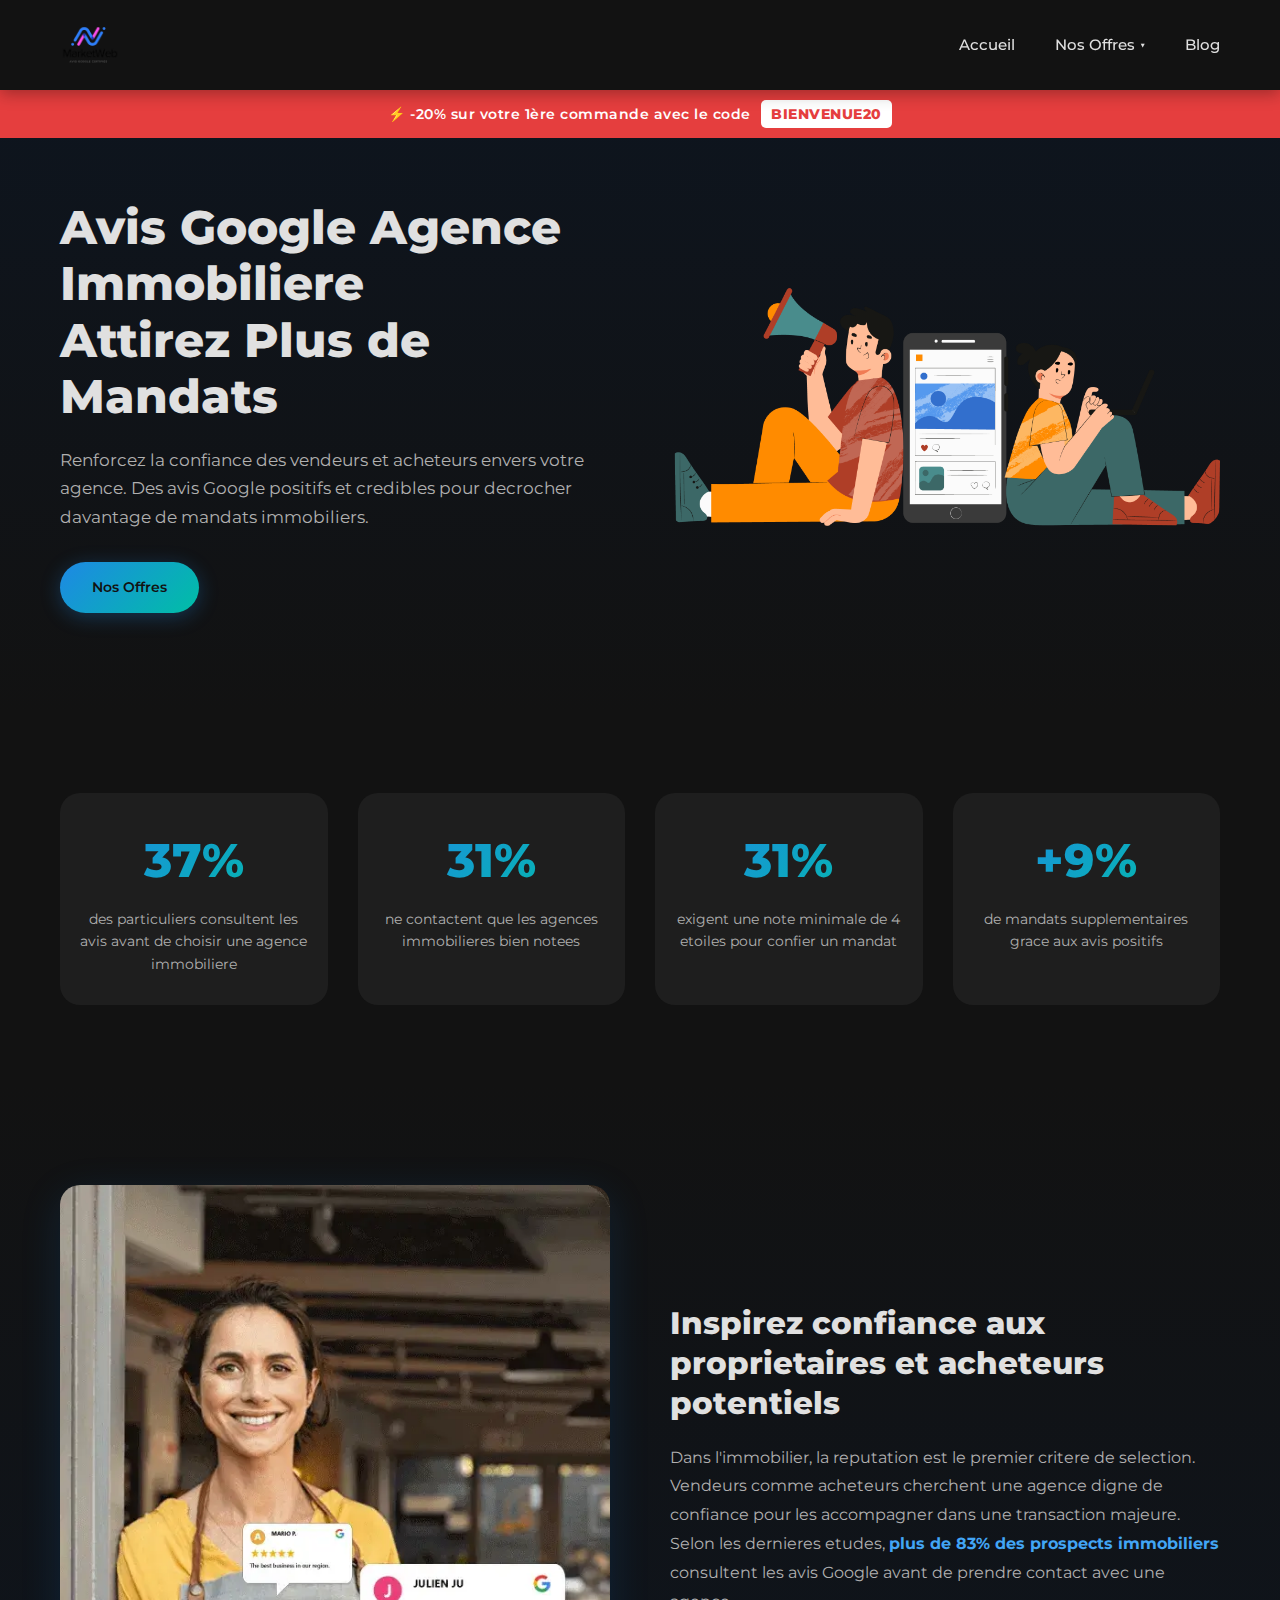
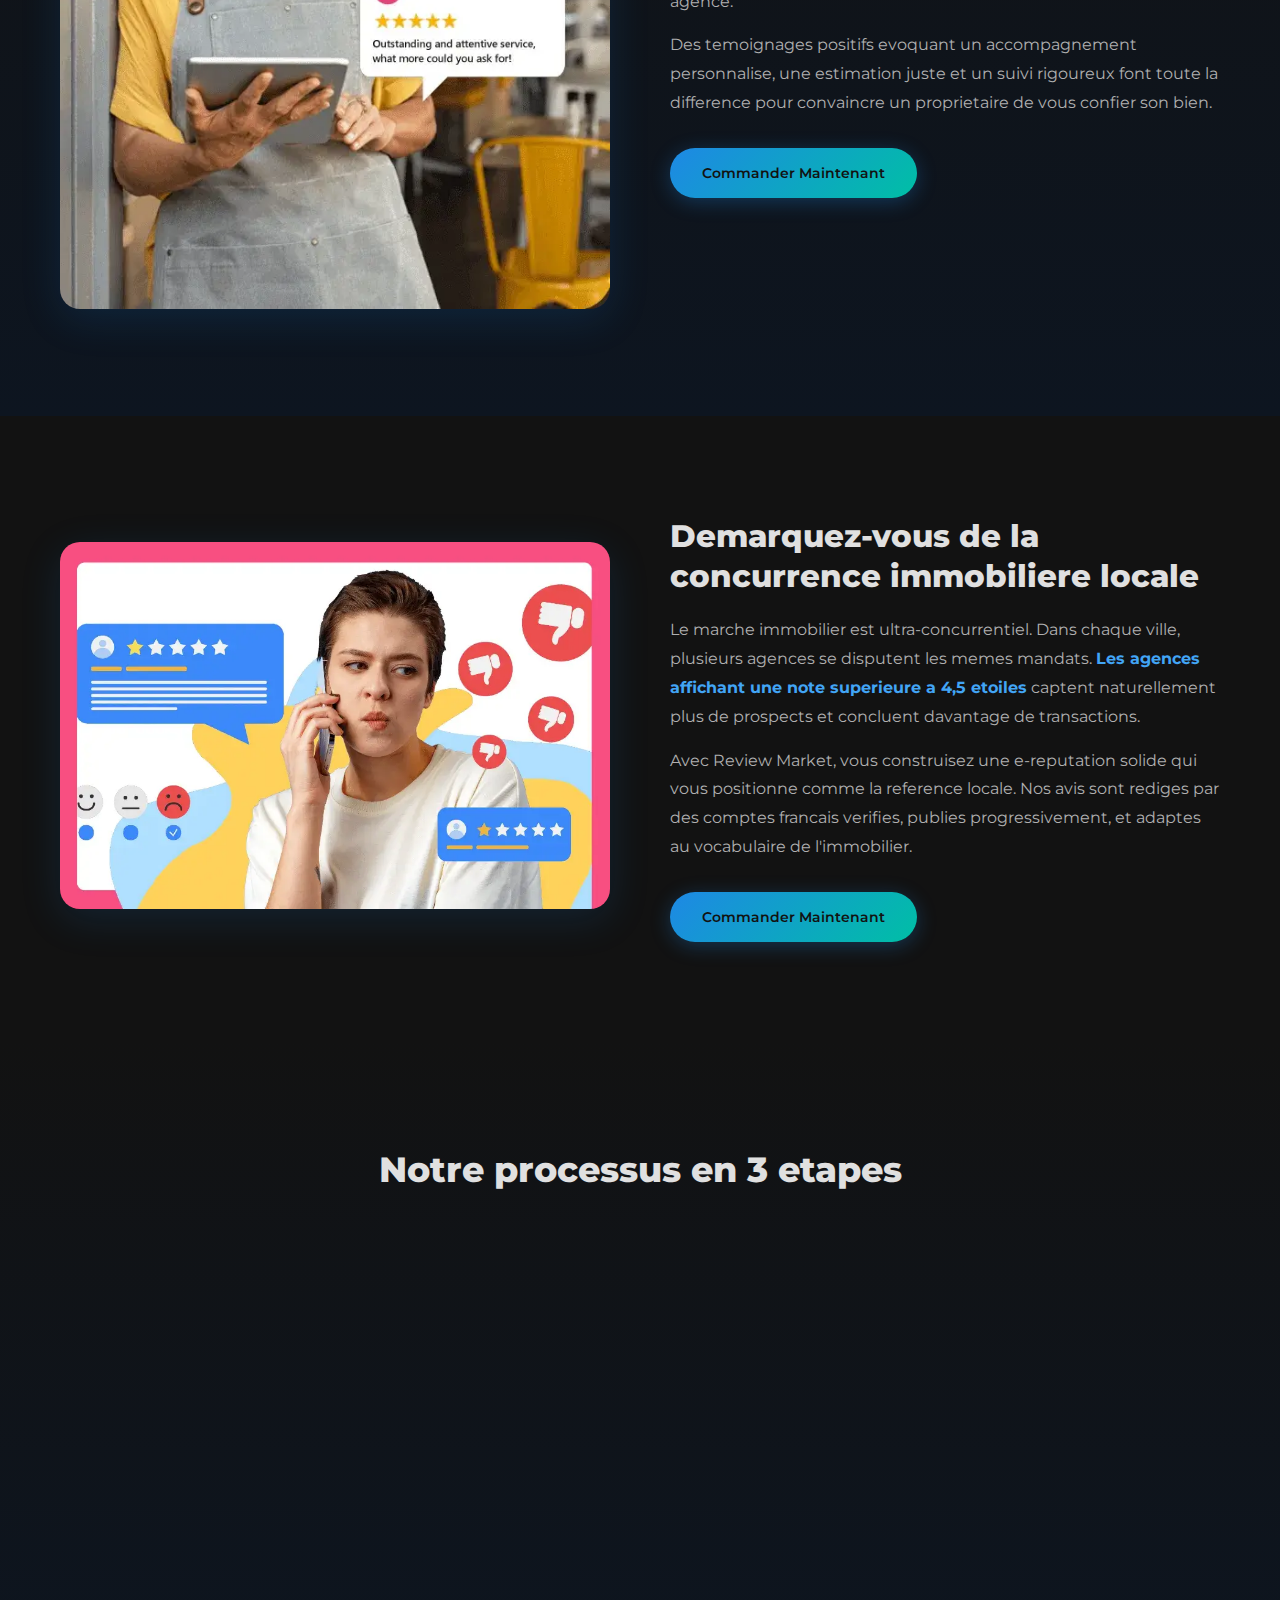
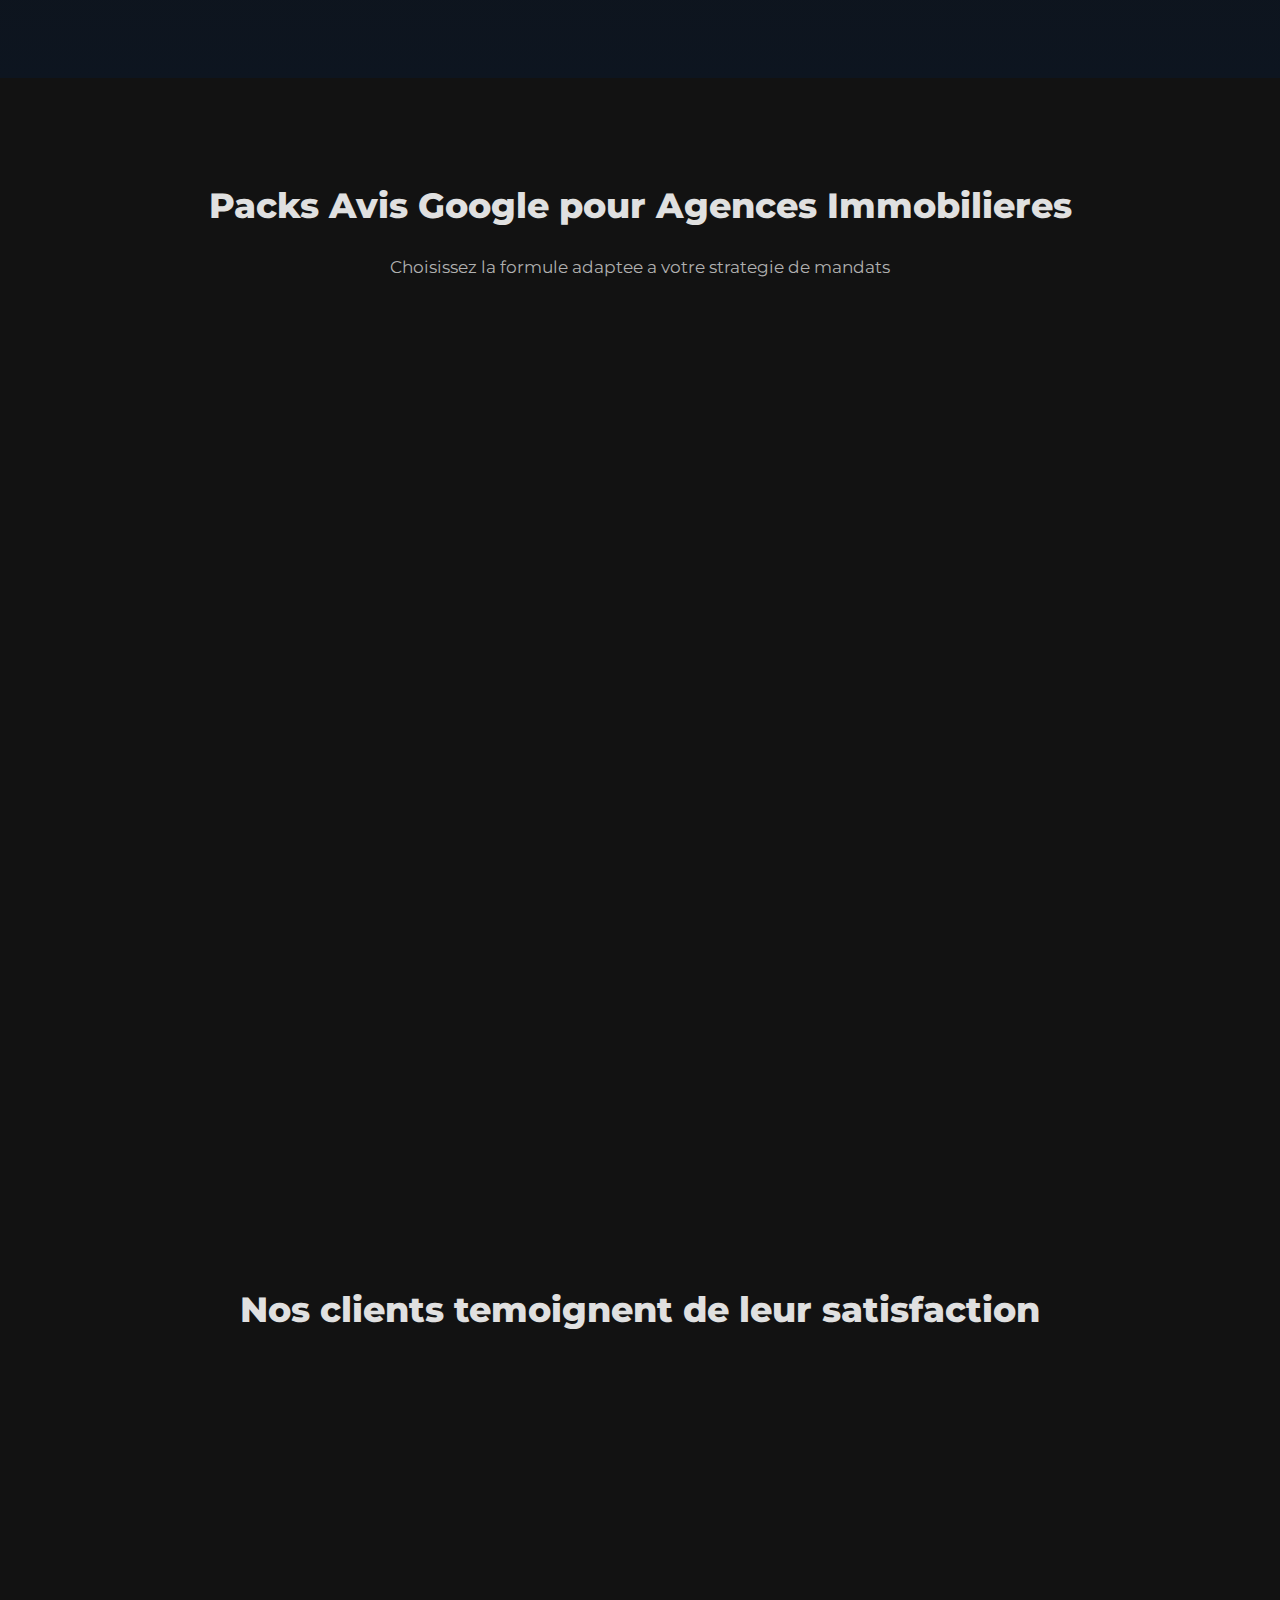
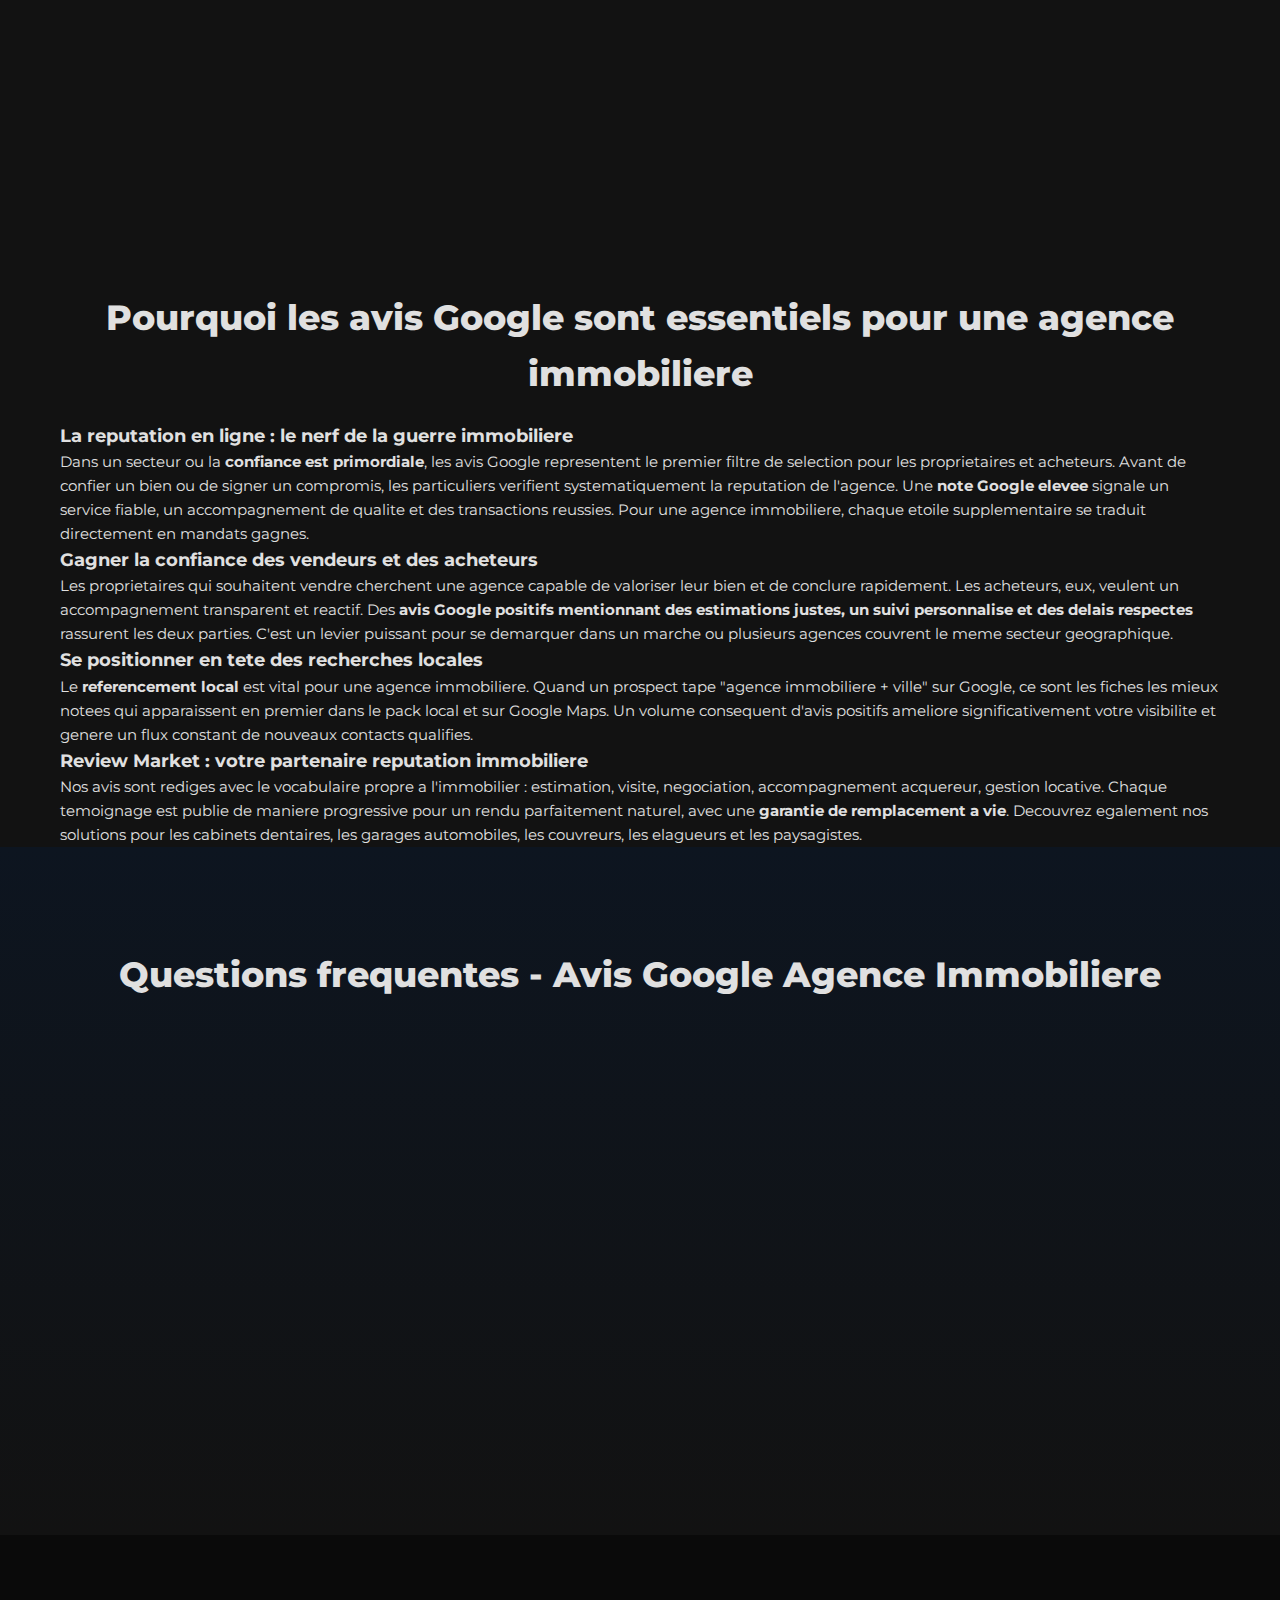
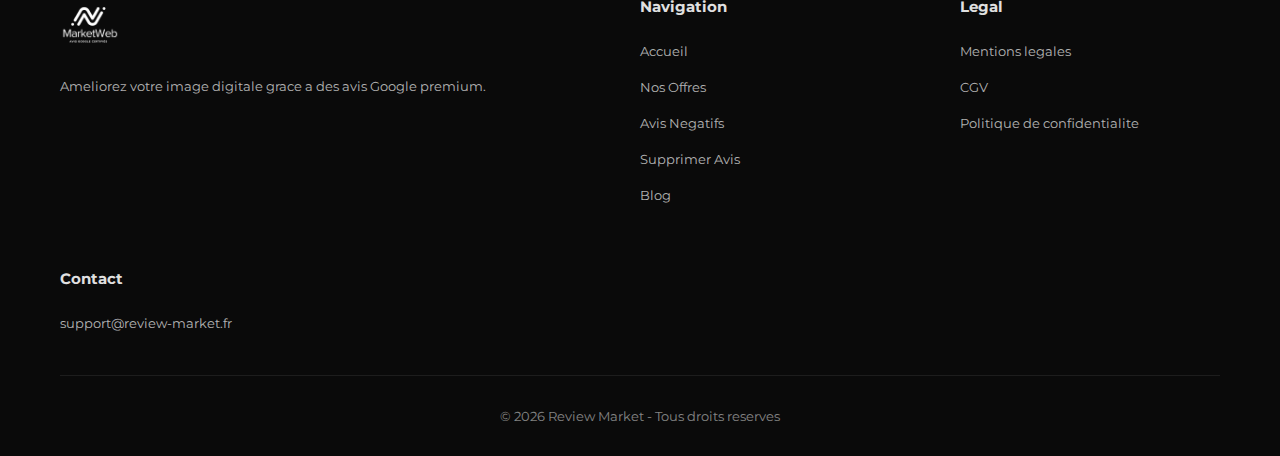
<file: avis-google-agence-immobiliere.html>
<!DOCTYPE html>
<html lang="fr">
<head>
    <meta charset="UTF-8">
    <meta name="viewport" content="width=device-width, initial-scale=1.0">
    <meta name="robots" content="index, follow">
    <title>Avis Google Agence Immobiliere - Attirez Plus de Mandats</title>
    <meta name="description" content="Boostez la reputation de votre agence immobiliere avec des avis Google positifs. Attirez plus de mandats, rassurez vendeurs et acheteurs. Livraison progressive, garantie a vie.">
    <link rel="canonical" href="https://review-market.fr/avis-google-agence-immobiliere.html"/>
    <link rel="alternate" hreflang="fr-FR" href="https://review-market.fr/avis-google-agence-immobiliere.html"/>
    <link rel="preconnect" href="https://fonts.googleapis.com">
    <link rel="preconnect" href="https://fonts.gstatic.com" crossorigin>
    <link href="https://fonts.googleapis.com/css2?family=Montserrat:wght@400;500;600;700;800&display=swap" rel="stylesheet">
    <link rel="stylesheet" href="styles.css">
    <link rel="icon" type="image/x-icon" href="/favicon.ico">
    <link rel="shortcut icon" href="/favicon.ico">
    <link rel="apple-touch-icon" type="image/png" sizes="96x96" href="./logo/apple-icon-96x96.png">
    <link rel="icon" type="image/png" sizes="32x32" href="./logo/android-icon-32x32.png">
    <link rel="icon" type="image/png" sizes="96x96" href="./logo/android-icon-96x96.png">
    <meta name="msapplication-TileColor" content="#ffffff">
    <meta name="msapplication-TileImage" content="./logo/ms-icon-96x96.png">
    <meta property="og:type" content="website">
    <meta property="og:url" content="https://review-market.fr/avis-google-agence-immobiliere.html">
    <meta property="og:title" content="Avis Google Agence Immobiliere - Attirez Plus de Mandats">
    <meta property="og:description" content="Renforcez la credibilite de votre agence immobiliere avec des avis Google authentiques. Plus de mandats, plus de confiance.">
    <meta property="og:image" content="https://review-market.fr/acheter-avis-google-hero.png">
    <meta property="og:locale" content="fr_FR">
    <meta property="og:site_name" content="Review Market">
    <meta name="twitter:card" content="summary_large_image">
    <meta name="twitter:title" content="Avis Google Agence Immobiliere - Attirez Plus de Mandats">
    <meta name="twitter:description" content="Renforcez la credibilite de votre agence immobiliere avec des avis Google authentiques. Plus de mandats, plus de confiance.">
    <meta name="twitter:image" content="https://review-market.fr/acheter-avis-google-hero.png">
    <script type="application/ld+json">
    {
        "@context": "https://schema.org",
        "@type": "BreadcrumbList",
        "itemListElement": [
            {"@type": "ListItem", "position": 1, "name": "Accueil", "item": "https://review-market.fr/"},
            {"@type": "ListItem", "position": 2, "name": "Avis Google Agence Immobiliere", "item": "https://review-market.fr/avis-google-agence-immobiliere.html"}
        ]
    }
    </script>
    <script type="application/ld+json">
    {
        "@context": "https://schema.org",
        "@type": "Service",
        "serviceType": "Achat d'avis Google pour agences immobilieres",
        "provider": {"@type": "Organization", "name": "Review Market"},
        "areaServed": {"@type": "Country", "name": "France"},
        "description": "Service d'achat d'avis Google positifs specialise pour les agences immobilieres. Renforcez votre reputation locale, attirez plus de mandats et rassurez vos prospects vendeurs et acheteurs."
    }
    </script>
    <script type="application/ld+json">
    {
        "@context": "https://schema.org",
        "@type": "FAQPage",
        "mainEntity": [
            {"@type": "Question", "name": "Peut-on commander des avis pour plusieurs agences immobilieres ?", "acceptedAnswer": {"@type": "Answer", "text": "Oui, vous pouvez tout a fait commander des avis pour chacune de vos agences. Chaque fiche Google sera traitee individuellement avec des avis adaptes a la localisation et aux specificites de chaque point de vente."}},
            {"@type": "Question", "name": "Quel impact les avis Google ont-ils sur l'obtention de mandats ?", "acceptedAnswer": {"@type": "Answer", "text": "Les avis Google jouent un role determinant dans la decision des proprietaires. Un profil bien note rassure les vendeurs qui confient leur bien, et les acheteurs qui cherchent un accompagnement fiable. Les agences avec une note superieure a 4,5 etoiles obtiennent en moyenne 35% de mandats supplementaires."}},
            {"@type": "Question", "name": "Faut-il privilegier les avis de vendeurs ou d'acheteurs ?", "acceptedAnswer": {"@type": "Answer", "text": "L'ideal est de mixer les deux profils pour un rendu naturel et complet. Nous redigeons des temoignages credibles evoquant aussi bien l'accompagnement lors d'une vente que la qualite du suivi pour un achat immobilier."}},
            {"@type": "Question", "name": "Les avis Google sont-ils utiles pour une agence immobiliere qui vient d'ouvrir ?", "acceptedAnswer": {"@type": "Answer", "text": "Absolument. Pour une nouvelle agence, les premiers avis sont essentiels pour etablir rapidement une credibilite face aux concurrents deja bien implantes. Un socle de 25 a 50 avis positifs des le lancement permet de gagner immediatement la confiance des prospects locaux."}}
        ]
    }
    </script>
    <script type="application/ld+json">
    {
        "@context": "https://schema.org",
        "@type": "ItemList",
        "name": "Nos Offres Avis Positifs",
        "itemListElement": [
            {"@type": "Product", "position": 1, "name": "25 Avis Positifs + 5 offerts", "description": "Pack de 25 avis Google positifs avec comptes francais, textes personnalises, garantie a vie et service client 24/7.", "image": "https://review-market.fr/logo.png", "offers": {"@type": "Offer", "price": "99", "priceCurrency": "EUR", "availability": "https://schema.org/InStock", "shippingDetails": {"@type": "OfferShippingDetails", "shippingRate": {"@type": "MonetaryAmount", "value": "0", "currency": "EUR"}, "deliveryTime": {"@type": "ShippingDeliveryTime", "handlingTime": {"@type": "QuantitativeValue", "minValue": 1, "maxValue": 2, "unitCode": "DAY"}, "transitTime": {"@type": "QuantitativeValue", "minValue": 12, "maxValue": 30, "unitCode": "DAY"}}, "shippingDestination": {"@type": "DefinedRegion", "addressCountry": "FR"}}, "hasMerchantReturnPolicy": {"@type": "MerchantReturnPolicy", "applicableCountry": "FR", "returnPolicyCategory": "https://schema.org/MerchantReturnNotPermitted"}}},
            {"@type": "Product", "position": 2, "name": "50 Avis Positifs + 10 offerts", "description": "Pack de 50 avis Google positifs avec comptes francais, textes personnalises, garantie a vie et service client 24/7.", "image": "https://review-market.fr/logo.png", "offers": {"@type": "Offer", "price": "169", "priceCurrency": "EUR", "availability": "https://schema.org/InStock", "shippingDetails": {"@type": "OfferShippingDetails", "shippingRate": {"@type": "MonetaryAmount", "value": "0", "currency": "EUR"}, "deliveryTime": {"@type": "ShippingDeliveryTime", "handlingTime": {"@type": "QuantitativeValue", "minValue": 1, "maxValue": 2, "unitCode": "DAY"}, "transitTime": {"@type": "QuantitativeValue", "minValue": 25, "maxValue": 60, "unitCode": "DAY"}}, "shippingDestination": {"@type": "DefinedRegion", "addressCountry": "FR"}}, "hasMerchantReturnPolicy": {"@type": "MerchantReturnPolicy", "applicableCountry": "FR", "returnPolicyCategory": "https://schema.org/MerchantReturnNotPermitted"}}},
            {"@type": "Product", "position": 3, "name": "100 Avis Positifs + 20 offerts", "description": "Pack de 100 avis Google positifs avec comptes francais, textes personnalises, garantie a vie et service client 24/7.", "image": "https://review-market.fr/logo.png", "offers": {"@type": "Offer", "price": "279", "priceCurrency": "EUR", "availability": "https://schema.org/InStock", "shippingDetails": {"@type": "OfferShippingDetails", "shippingRate": {"@type": "MonetaryAmount", "value": "0", "currency": "EUR"}, "deliveryTime": {"@type": "ShippingDeliveryTime", "handlingTime": {"@type": "QuantitativeValue", "minValue": 1, "maxValue": 2, "unitCode": "DAY"}, "transitTime": {"@type": "QuantitativeValue", "minValue": 50, "maxValue": 120, "unitCode": "DAY"}}, "shippingDestination": {"@type": "DefinedRegion", "addressCountry": "FR"}}, "hasMerchantReturnPolicy": {"@type": "MerchantReturnPolicy", "applicableCountry": "FR", "returnPolicyCategory": "https://schema.org/MerchantReturnNotPermitted"}}}
        ]
    }
    </script>
</head>
<body>
    <header class="header">
        <div class="container">
            <a href="https://review-market.fr" class="logo">
                <img src="logo.png" alt="Review Market - Service d'avis Google" title="Review Market" width="512" height="512" class="logo-img">
            </a>
            <nav class="nav">
                <ul class="nav-list">
                    <li><a href="https://review-market.fr" class="nav-link">Accueil</a></li>
                    <li class="nav-item dropdown">
                        <a href="#" class="nav-link">Nos Offres <span class="dropdown-arrow">&#9660;</span></a>
                        <div class="dropdown-menu">
                            <a href="https://review-market.fr#offres">Avis Positifs</a>
                            <a href="acheter-avis-negatif-google.html#offres">Avis N&eacute;gatifs</a>
                            <a href="supprimer-avis-google.html#offres">Supprimer Avis</a>
                        </div>
                    </li>
                    <li><a href="https://review-market.fr/blog/" class="nav-link">Blog</a></li>
                </ul>
            </nav>
            <button class="menu-toggle" aria-label="Menu">
                <span></span><span></span><span></span>
            </button>
        </div>
    </header>
    <div class="promo-bar">&#x26A1; -20% sur votre 1&egrave;re commande avec le code <span class="promo-code">BIENVENUE20</span></div>

    <section id="accueil" class="hero">
        <div class="container">
            <div class="hero-content">
                <h1>Avis Google Agence Immobiliere <br> Attirez Plus de Mandats</h1>
                <p class="hero-subtitle">Renforcez la confiance des vendeurs et acheteurs envers votre agence. Des avis Google positifs et credibles pour decrocher davantage de mandats immobiliers.</p>
                <a href="#offres-positifs" class="btn btn-primary" title="avis google agence immobiliere">Nos Offres</a>
            </div>
            <div class="hero-image">
                <img src="acheter-avis-google-hero.png" alt="avis google agence immobiliere" title="acheter avis google agence immobiliere" width="964" height="421" class="hero-img" loading="eager">
            </div>
        </div>
    </section>

    <section class="stats">
        <div class="container">
            <div class="stat-card">
                <div class="stat-number" data-target="89" data-suffix="%">89%</div>
                <p>des particuliers consultent les avis avant de choisir une agence immobiliere</p>
            </div>
            <div class="stat-card">
                <div class="stat-number" data-target="75" data-suffix="%">75%</div>
                <p>ne contactent que les agences immobilieres bien notees</p>
            </div>
            <div class="stat-card">
                <div class="stat-number" data-target="75" data-suffix="%">75%</div>
                <p>exigent une note minimale de 4 etoiles pour confier un mandat</p>
            </div>
            <div class="stat-card">
                <div class="stat-number" data-target="0" data-static="+9%">+9%</div>
                <p>de mandats supplementaires grace aux avis positifs</p>
            </div>
        </div>
    </section>

    <section class="credibility">
        <div class="container">
            <div class="credibility-image">
                <img src="credibilite-avis-google.webp" alt="avis google agence immobiliere credibilite" title="renforcer credibilite agence immobiliere avis google" width="601" height="791" class="credibility-img" loading="lazy">
            </div>
            <div class="credibility-content">
                <h2>Inspirez confiance aux proprietaires et acheteurs potentiels</h2>
                <p>Dans l'immobilier, la reputation est le premier critere de selection. Vendeurs comme acheteurs cherchent une agence digne de confiance pour les accompagner dans une transaction majeure. Selon les dernieres etudes, <strong>plus de 83% des prospects immobiliers</strong> consultent les avis Google avant de prendre contact avec une agence.</p>
                <p>Des temoignages positifs evoquant un accompagnement personnalise, une estimation juste et un suivi rigoureux font toute la difference pour convaincre un proprietaire de vous confier son bien.</p>
                <a href="#offres-positifs" class="btn btn-primary">Commander Maintenant</a>
            </div>
        </div>
    </section>

    <section class="credibility credibility-reverse">
        <div class="container">
            <div class="credibility-content">
                <h2>Demarquez-vous de la concurrence immobiliere locale</h2>
                <p>Le marche immobilier est ultra-concurrentiel. Dans chaque ville, plusieurs agences se disputent les memes mandats. <strong>Les agences affichant une note superieure a 4,5 etoiles</strong> captent naturellement plus de prospects et concluent davantage de transactions.</p>
                <p>Avec Review Market, vous construisez une e-reputation solide qui vous positionne comme la reference locale. Nos avis sont rediges par des comptes francais verifies, publies progressivement, et adaptes au vocabulaire de l'immobilier.</p>
                <a href="#offres-positifs" class="btn btn-primary" title="acheter avis google agence immobiliere">Commander Maintenant</a>
            </div>
            <div class="credibility-image">
                <img src="avis-clients-google.webp" alt="avis clients agence immobiliere google" title="temoignages clients agence immobiliere" width="900" height="600" class="credibility-img" loading="lazy">
            </div>
        </div>
    </section>

    <section class="how-it-works">
        <div class="container">
            <h2 class="section-title">Notre processus en 3 etapes</h2>
            <div class="steps">
                <div class="step">
                    <div class="step-icon"><span>1</span></div>
                    <h3>Choisissez votre formule</h3>
                    <p>Optez pour le pack qui correspond a vos objectifs de reputation. Votre demande est traitee immediatement apres validation du paiement.</p>
                </div>
                <div class="step">
                    <div class="step-icon"><span>2</span></div>
                    <h3>Echange via WhatsApp</h3>
                    <p>Notre equipe vous contacte pour recueillir les details de votre etablissement. Nous creons ainsi des avis personnalises, credibles et en phase avec votre secteur.</p>
                </div>
                <div class="step">
                    <div class="step-icon"><span>3</span></div>
                    <h3>Publication progressive</h3>
                    <p>Les avis apparaissent graduellement pour un effet 100% naturel. Votre notoriete, votre image de marque et vos conversions progressent de jour en jour.</p>
                </div>
            </div>
        </div>
    </section>

    <section id="offres-positifs" class="pricing">
        <div class="container">
            <h2 class="section-title">Packs Avis Google pour Agences Immobilieres</h2>
            <p class="section-subtitle">Choisissez la formule adaptee a votre strategie de mandats</p>
            <div class="pricing-cards">
                <div class="pricing-card">
                    <div class="pricing-header">
                        <h3>25 Avis Positifs</h3>
                        <div class="pricing-bonus">+ 5 offerts</div>
                    </div>
                    <div class="pricing-price">
                        <span class="price">99&euro;</span>
                    </div>
                    <ul class="pricing-features">
                        <li><span class="check">&#10003;</span> Comptes &#127467;&#127479;</li>
                        <li><span class="check">&#10003;</span> Nom prenom &#127467;&#127479;</li>
                        <li><span class="check">&#10003;</span> Textes Personnalises</li>
                        <li><span class="check">&#10003;</span> Fournissez vos Textes</li>
                        <li><span class="check">&#10003;</span> Fournissez vos Images</li>
                        <li><span class="check">&#10003;</span> Garantie a vie</li>
                        <li><span class="check">&#10003;</span> Rythme 1 a 2 avis/jrs</li>
                        <li><span class="check">&#10003;</span> Service Client 24/7</li>
                    </ul>
                    <a href="https://buy.stripe.com/cNi00i45B4re0GS8bRabK0z" class="btn btn-outline" target="_blank" rel="noopener noreferrer">Commander</a>
                </div>
                <div class="pricing-card featured">
                    <div class="pricing-badge">Populaire</div>
                    <div class="pricing-header">
                        <h3>50 Avis Positifs</h3>
                        <div class="pricing-bonus">+ 10 offerts</div>
                    </div>
                    <div class="pricing-price">
                        <span class="price">169&euro;</span>
                    </div>
                    <ul class="pricing-features">
                        <li><span class="check">&#10003;</span> Comptes &#127467;&#127479;</li>
                        <li><span class="check">&#10003;</span> Nom prenom &#127467;&#127479;</li>
                        <li><span class="check">&#10003;</span> Textes Personnalises</li>
                        <li><span class="check">&#10003;</span> Fournissez vos Textes</li>
                        <li><span class="check">&#10003;</span> Fournissez vos Images</li>
                        <li><span class="check">&#10003;</span> Garantie a vie</li>
                        <li><span class="check">&#10003;</span> Rythme 1 a 2 avis/jrs</li>
                        <li><span class="check">&#10003;</span> Service Client 24/7</li>
                    </ul>
                    <a href="https://buy.stripe.com/28E28qfOj3na1KW3VBabK0A" class="btn btn-primary" title="acheter avis google agence immobiliere" target="_blank" rel="noopener noreferrer">Commander</a>
                </div>
                <div class="pricing-card">
                    <div class="pricing-header">
                        <h3>100 Avis Positifs</h3>
                        <div class="pricing-bonus">+ 20 offerts</div>
                    </div>
                    <div class="pricing-price">
                        <span class="price">279&euro;</span>
                    </div>
                    <ul class="pricing-features">
                        <li><span class="check">&#10003;</span> Comptes &#127467;&#127479;</li>
                        <li><span class="check">&#10003;</span> Nom prenom &#127467;&#127479;</li>
                        <li><span class="check">&#10003;</span> Textes Personnalises</li>
                        <li><span class="check">&#10003;</span> Fournissez vos Textes</li>
                        <li><span class="check">&#10003;</span> Fournissez vos Images</li>
                        <li><span class="check">&#10003;</span> Garantie a vie</li>
                        <li><span class="check">&#10003;</span> Rythme 1 a 2 avis/jrs</li>
                        <li><span class="check">&#10003;</span> Service Client 24/7</li>
                    </ul>
                    <a href="https://buy.stripe.com/00wfZg59F1f2exI77NabK0B" title="avis google immobilier achat" class="btn btn-outline" target="_blank" rel="noopener noreferrer">Commander</a>
                </div>
            </div>
        </div>
    </section>

    <section class="testimonials">
        <div class="container">
            <h2 class="section-title">Nos clients temoignent de leur satisfaction</h2>
            <div class="testimonials-grid">
                <div class="testimonial-card">
                    <img src="temoignage-achat-avis-google-1.webp" alt="temoignage agence immobiliere avis google" title="avis agence immobiliere temoignage client" width="768" height="1496" class="testimonial-img" loading="lazy">
                </div>
                <div class="testimonial-card">
                    <img src="temoignage-achat-avis-google-2.webp" alt="retour experience agence immobiliere avis" title="experience achat avis google immobilier" width="768" height="1496" class="testimonial-img" loading="lazy">
                </div>
                <div class="testimonial-card">
                    <img src="temoignage-achat-avis-google-3.webp" alt="avis positif agence immobiliere google" title="achat avis positif agence immobiliere" width="768" height="1496" class="testimonial-img" loading="lazy">
                </div>
                <div class="testimonial-card">
                    <img src="temoignage-achat-avis-google-4.webp" alt="agence immobiliere reputation google" title="reputation agence immobiliere avis google" width="768" height="1496" class="testimonial-img" loading="lazy">
                </div>
                <div class="testimonial-card">
                    <img src="temoignage-achat-avis-google-5.webp" alt="mandats immobiliers avis google" title="obtenir mandats grace avis google" width="768" height="1496" class="testimonial-img" loading="lazy">
                </div>
            </div>
        </div>
    </section>

    <section class="seo-content">
        <div class="container">
            <h2 class="section-title">Pourquoi les avis Google sont essentiels pour une agence immobiliere</h2>
            <div class="seo-text">
                <h3>La reputation en ligne : le nerf de la guerre immobiliere</h3>
                <p>Dans un secteur ou la <strong>confiance est primordiale</strong>, les avis Google representent le premier filtre de selection pour les proprietaires et acheteurs. Avant de confier un bien ou de signer un compromis, les particuliers verifient systematiquement la reputation de l'agence. Une <strong>note Google elevee</strong> signale un service fiable, un accompagnement de qualite et des transactions reussies. Pour une agence immobiliere, chaque etoile supplementaire se traduit directement en mandats gagnes.</p>
                <h3>Gagner la confiance des vendeurs et des acheteurs</h3>
                <p>Les proprietaires qui souhaitent vendre cherchent une agence capable de valoriser leur bien et de conclure rapidement. Les acheteurs, eux, veulent un accompagnement transparent et reactif. Des <strong>avis Google positifs mentionnant des estimations justes, un suivi personnalise et des delais respectes</strong> rassurent les deux parties. C'est un levier puissant pour se demarquer dans un marche ou plusieurs agences couvrent le meme secteur geographique.</p>
                <h3>Se positionner en tete des recherches locales</h3>
                <p>Le <strong>referencement local</strong> est vital pour une agence immobiliere. Quand un prospect tape "agence immobiliere + ville" sur Google, ce sont les fiches les mieux notees qui apparaissent en premier dans le pack local et sur Google Maps. Un volume consequent d'avis positifs ameliore significativement votre visibilite et genere un flux constant de nouveaux contacts qualifies.</p>
                <h3>Review Market : votre partenaire reputation immobiliere</h3>
                <p>Nos avis sont rediges avec le vocabulaire propre a l'immobilier : estimation, visite, negociation, accompagnement acquereur, gestion locative. Chaque temoignage est publie de maniere progressive pour un rendu parfaitement naturel, avec une <strong>garantie de remplacement a vie</strong>. Decouvrez egalement nos solutions pour les <a href="avis-google-dentiste.html">cabinets dentaires</a>, les <a href="avis-google-garage-automobile.html">garages automobiles</a>, les <a href="avis-google-couvreur.html">couvreurs</a>, les <a href="avis-google-elagueur.html">elagueurs</a> et les <a href="avis-google-paysagiste.html">paysagistes</a>.</p>
            </div>
        </div>
    </section>

    <section class="faq">
        <div class="container">
            <h2 class="section-title">Questions frequentes - Avis Google Agence Immobiliere</h2>
            <div class="faq-list">
                <div class="faq-item">
                    <button class="faq-question">
                        <span>Peut-on commander des avis pour plusieurs agences immobilieres ?</span>
                        <span class="faq-icon">+</span>
                    </button>
                    <div class="faq-answer">
                        <p>Oui, vous pouvez tout a fait commander des avis pour chacune de vos agences. Chaque fiche Google sera traitee individuellement avec des avis adaptes a la localisation et aux specificites de chaque point de vente. Contactez-nous pour un devis personnalise multi-agences.</p>
                    </div>
                </div>
                <div class="faq-item">
                    <button class="faq-question">
                        <span>Quel est l'impact des avis sur l'obtention de mandats ?</span>
                        <span class="faq-icon">+</span>
                    </button>
                    <div class="faq-answer">
                        <p>Les avis Google jouent un role determinant dans la decision des proprietaires. Un profil bien note rassure les vendeurs qui confient leur bien, et les acheteurs qui cherchent un accompagnement fiable. Les agences avec une note superieure a 4,5 etoiles obtiennent en moyenne 35% de mandats supplementaires.</p>
                    </div>
                </div>
                <div class="faq-item">
                    <button class="faq-question">
                        <span>Faut-il privilegier les avis de vendeurs ou d'acheteurs ?</span>
                        <span class="faq-icon">+</span>
                    </button>
                    <div class="faq-answer">
                        <p>L'ideal est de mixer les deux profils pour un rendu naturel et complet. Nous redigeons des temoignages credibles evoquant aussi bien l'accompagnement lors d'une vente que la qualite du suivi pour un achat immobilier. Cette diversite renforce la credibilite de votre fiche Google.</p>
                    </div>
                </div>
                <div class="faq-item">
                    <button class="faq-question">
                        <span>Les avis Google sont-ils utiles pour une agence qui vient d'ouvrir ?</span>
                        <span class="faq-icon">+</span>
                    </button>
                    <div class="faq-answer">
                        <p>Absolument. Pour une nouvelle agence, les premiers avis sont essentiels pour etablir rapidement une credibilite face aux concurrents deja bien implantes. Un socle de 25 a 50 avis positifs des le lancement permet de gagner immediatement la confiance des prospects locaux et de decrocher vos premiers mandats.</p>
                    </div>
                </div>
            </div>
        </div>
    </section>

    <footer class="footer">
        <div class="container">
            <div class="footer-content">
                <div class="footer-brand">
                    <a href="https://review-market.fr" class="logo">
                        <img src="logo.png" alt="Review Market - avis google agence immobiliere" title="Review Market" class="logo-img" width="512" height="512">
                    </a>
                    <p>Ameliorez votre image digitale grace a des avis Google premium.</p>
                </div>
                <div class="footer-links">
                    <h4>Navigation</h4>
                    <ul>
                        <li><a href="https://review-market.fr">Accueil</a></li>
                        <li><a href="https://review-market.fr#offres">Nos Offres</a></li>
                        <li><a href="acheter-avis-negatif-google.html">Avis Negatifs</a></li>
                        <li><a href="supprimer-avis-google.html">Supprimer Avis</a></li>
                        <li><a href="https://review-market.fr/blog/">Blog</a></li>
                    </ul>
                </div>
                <div class="footer-links">
                    <h4>Legal</h4>
                    <ul>
                        <li><a href="#">Mentions legales</a></li>
                        <li><a href="#">CGV</a></li>
                        <li><a href="#">Politique de confidentialite</a></li>
                    </ul>
                </div>
                <div class="footer-links">
                    <h4>Contact</h4>
                    <ul>
                        <li><a href="mailto:support@review-market.fr">support@review-market.fr</a></li>
                    </ul>
                </div>
            </div>
            <div class="footer-bottom">
                <p>&copy; 2026 Review Market - Tous droits reserves</p>
            </div>
        </div>
    </footer>

    <script>
        document.addEventListener('DOMContentLoaded', function() {
            const menuToggle = document.querySelector('.menu-toggle');
            const nav = document.querySelector('.nav');
            if (menuToggle && nav) {
                menuToggle.addEventListener('click', function() {
                    nav.classList.toggle('active');
                    menuToggle.classList.toggle('active');
                });
                const navLinks = document.querySelectorAll('.nav-link:not(.nav-item.dropdown > .nav-link)');
                navLinks.forEach(link => {
                    link.addEventListener('click', function() {
                        nav.classList.remove('active');
                        menuToggle.classList.remove('active');
                    });
                });
            }
            const dropdowns = document.querySelectorAll('.nav-item.dropdown');
            dropdowns.forEach(dropdown => {
                const dropdownLink = dropdown.querySelector('.nav-link');
                dropdownLink.addEventListener('click', function(e) {
                    if (window.innerWidth <= 768) {
                        e.preventDefault();
                        dropdown.classList.toggle('active');
                    }
                });
            });
            const dropdownMenuLinks = document.querySelectorAll('.dropdown-menu a');
            dropdownMenuLinks.forEach(link => {
                link.addEventListener('click', function() {
                    if (window.innerWidth <= 768) {
                        const nav = document.querySelector('.nav');
                        const menuToggle = document.querySelector('.menu-toggle');
                        nav.classList.remove('active');
                        menuToggle.classList.remove('active');
                        document.querySelectorAll('.nav-item.dropdown').forEach(d => d.classList.remove('active'));
                    }
                });
            });
            const anchorLinks = document.querySelectorAll('a[href^="#"]');
            anchorLinks.forEach(link => {
                link.addEventListener('click', function(e) {
                    e.preventDefault();
                    const targetId = this.getAttribute('href');
                    const targetElement = document.querySelector(targetId);
                    if (targetElement) {
                        const headerHeight = document.querySelector('.header').offsetHeight;
                        const targetPosition = targetElement.offsetTop - headerHeight;
                        window.scrollTo({ top: targetPosition, behavior: 'smooth' });
                    }
                });
            });
            const faqItems = document.querySelectorAll('.faq-item');
            faqItems.forEach(item => {
                const question = item.querySelector('.faq-question');
                question.addEventListener('click', function() {
                    faqItems.forEach(otherItem => {
                        if (otherItem !== item && otherItem.classList.contains('active')) {
                            otherItem.classList.remove('active');
                        }
                    });
                    item.classList.toggle('active');
                });
            });
            const sections = document.querySelectorAll('section[id]');
            const navLinksAll = document.querySelectorAll('.nav-link');
            function updateActiveNav() {
                const scrollPosition = window.scrollY + 100;
                sections.forEach(section => {
                    const sectionTop = section.offsetTop;
                    const sectionHeight = section.offsetHeight;
                    const sectionId = section.getAttribute('id');
                    if (scrollPosition >= sectionTop && scrollPosition < sectionTop + sectionHeight) {
                        navLinksAll.forEach(link => {
                            link.classList.remove('active');
                            if (link.getAttribute('href') === '#' + sectionId) { link.classList.add('active'); }
                        });
                    }
                });
            }
            window.addEventListener('scroll', updateActiveNav);
            const header = document.querySelector('.header');
            function updateHeader() {
                if (window.scrollY > 50) { header.style.boxShadow = '0 4px 20px rgba(0, 0, 0, 0.1)'; }
                else { header.style.boxShadow = '0 4px 15px rgba(0, 0, 0, 0.08)'; }
            }
            window.addEventListener('scroll', updateHeader);
            const animateElements = document.querySelectorAll('.stat-card, .step, .pricing-card, .testimonial-card, .blog-card, .faq-item');
            const observerOptions = { threshold: 0.1, rootMargin: '0px 0px -50px 0px' };
            const observer = new IntersectionObserver(function(entries) {
                entries.forEach(entry => {
                    if (entry.isIntersecting) {
                        entry.target.style.opacity = '1';
                        entry.target.style.transform = 'translateY(0)';
                    }
                });
            }, observerOptions);
            animateElements.forEach(element => {
                element.style.opacity = '0';
                element.style.transform = 'translateY(30px)';
                element.style.transition = 'opacity 0.6s ease, transform 0.6s ease';
                observer.observe(element);
            });
            const statNumbers = document.querySelectorAll('.stat-number');
            let animated = false;
            function animateCounters() {
                if (animated) return;
                statNumbers.forEach(stat => {
                    const staticText = stat.getAttribute('data-static');
                    if (staticText) { stat.textContent = staticText; return; }
                    const target = parseInt(stat.getAttribute('data-target') || stat.textContent);
                    const suffix = stat.getAttribute('data-suffix') || '%';
                    if (isNaN(target) || target <= 0) return;
                    let current = 0;
                    const increment = target / 50;
                    const duration = 2000;
                    const stepTime = duration / 50;
                    const counter = setInterval(() => {
                        current += increment;
                        if (current >= target) { stat.textContent = target + suffix; clearInterval(counter); }
                        else { stat.textContent = Math.floor(current) + suffix; }
                    }, stepTime);
                });
                animated = true;
            }
            const statsSection = document.querySelector('.stats');
            if (statsSection) {
                const statsObserver = new IntersectionObserver((entries) => {
                    entries.forEach(entry => { if (entry.isIntersecting) { animateCounters(); } });
                }, { threshold: 0.5 });
                statsObserver.observe(statsSection);
            }
        });
    </script>
</body>
</html>
</file>
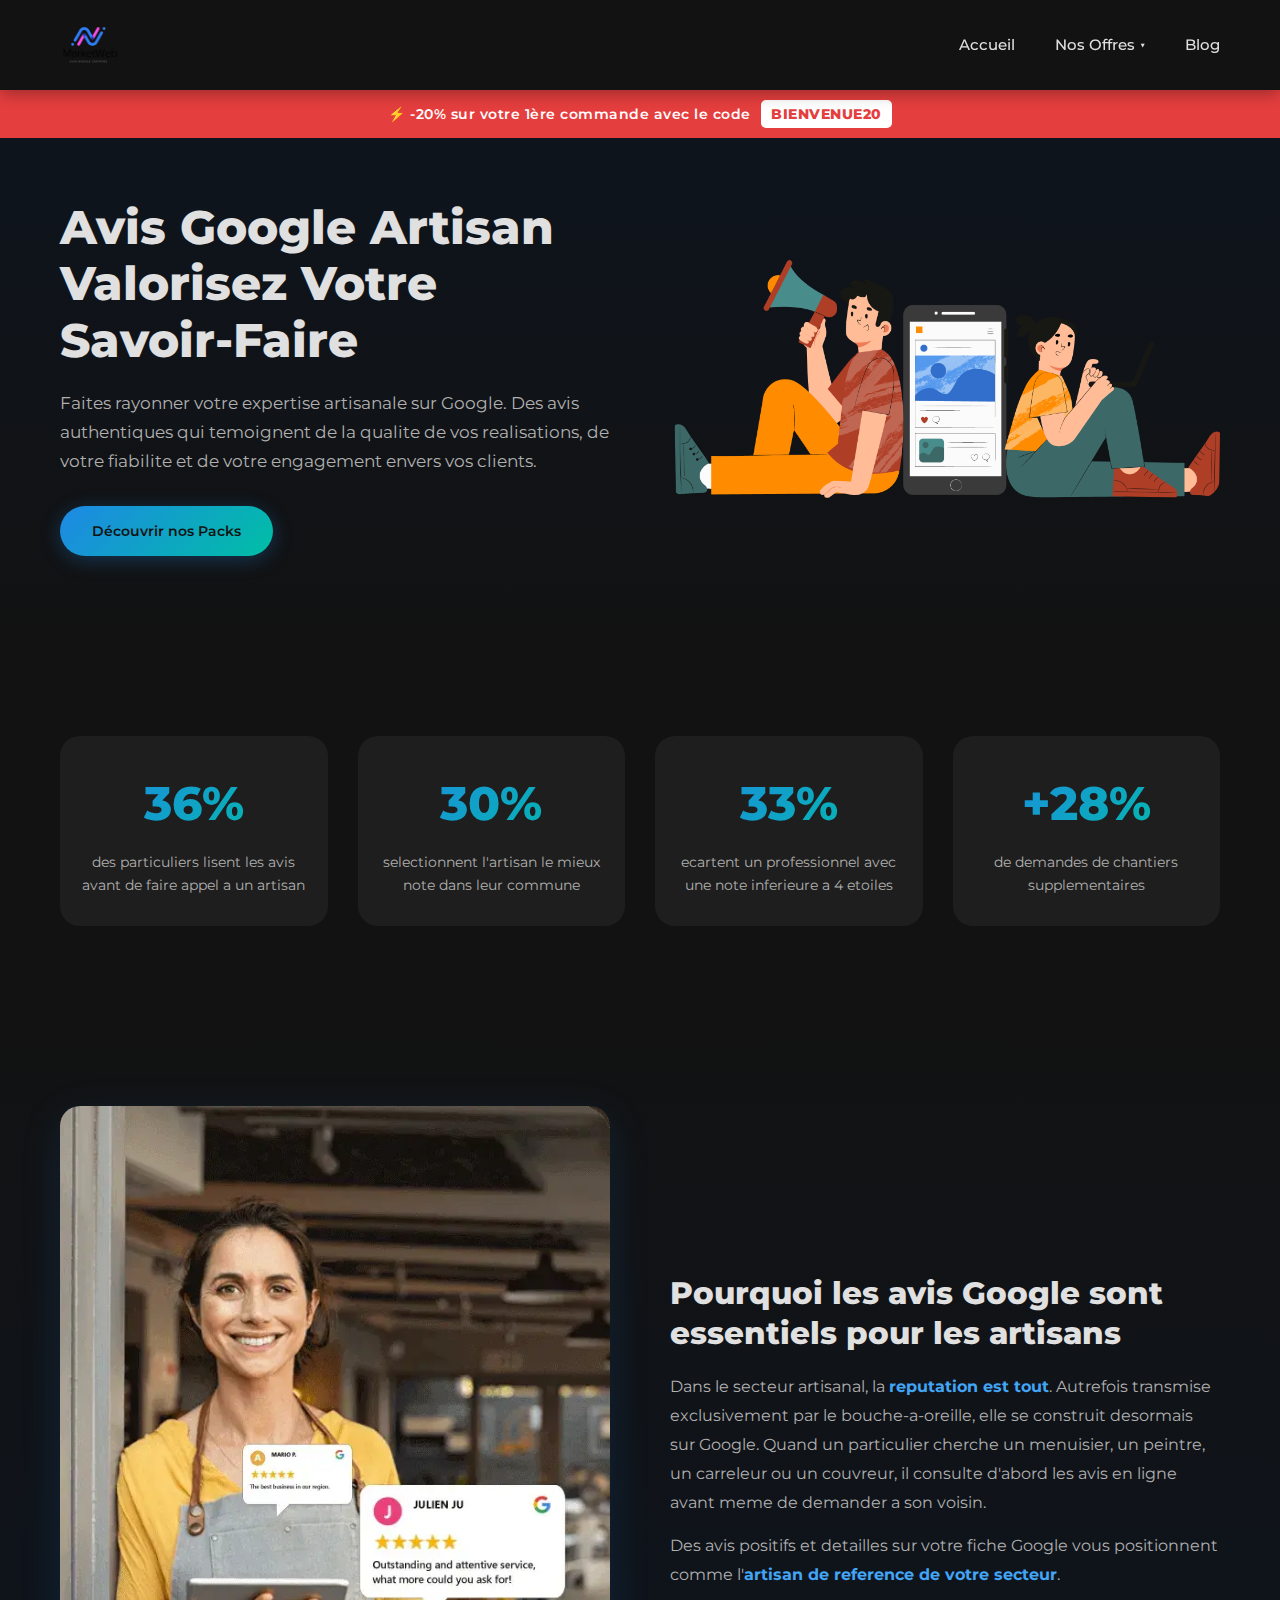
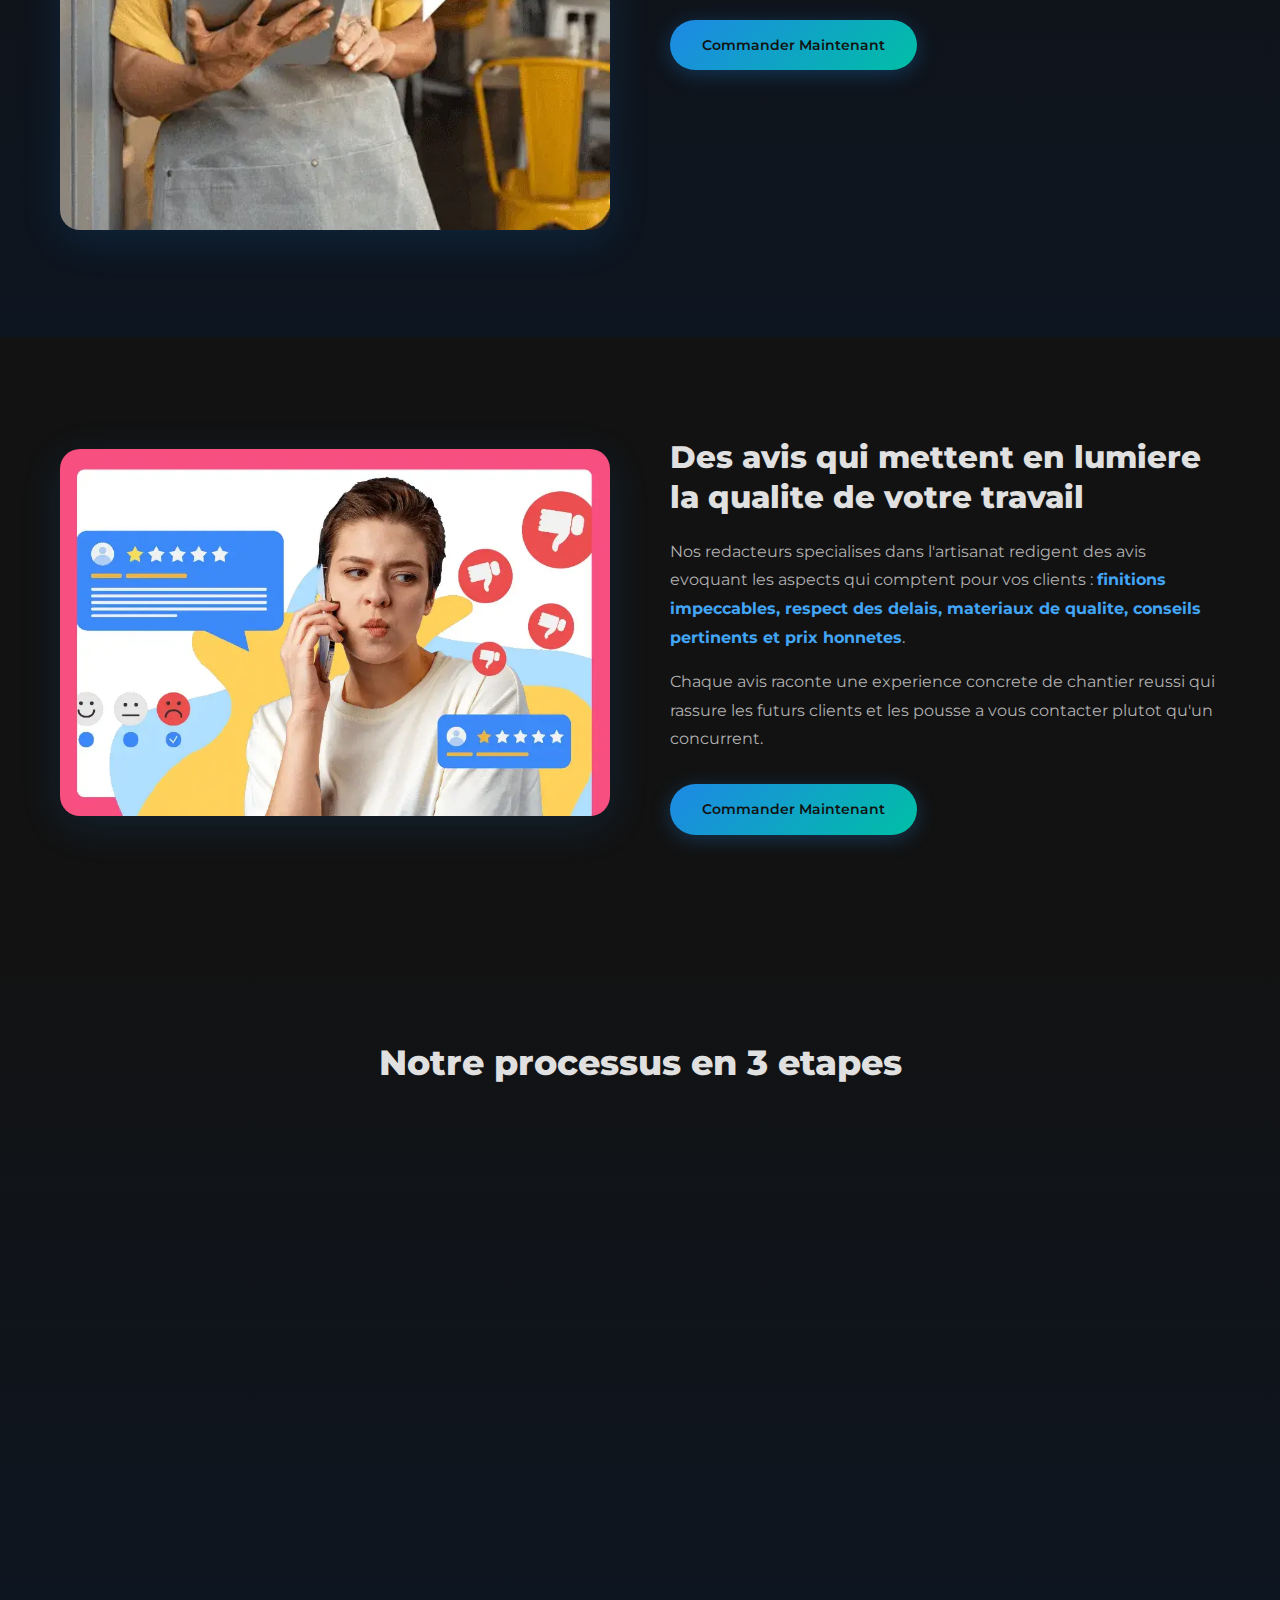
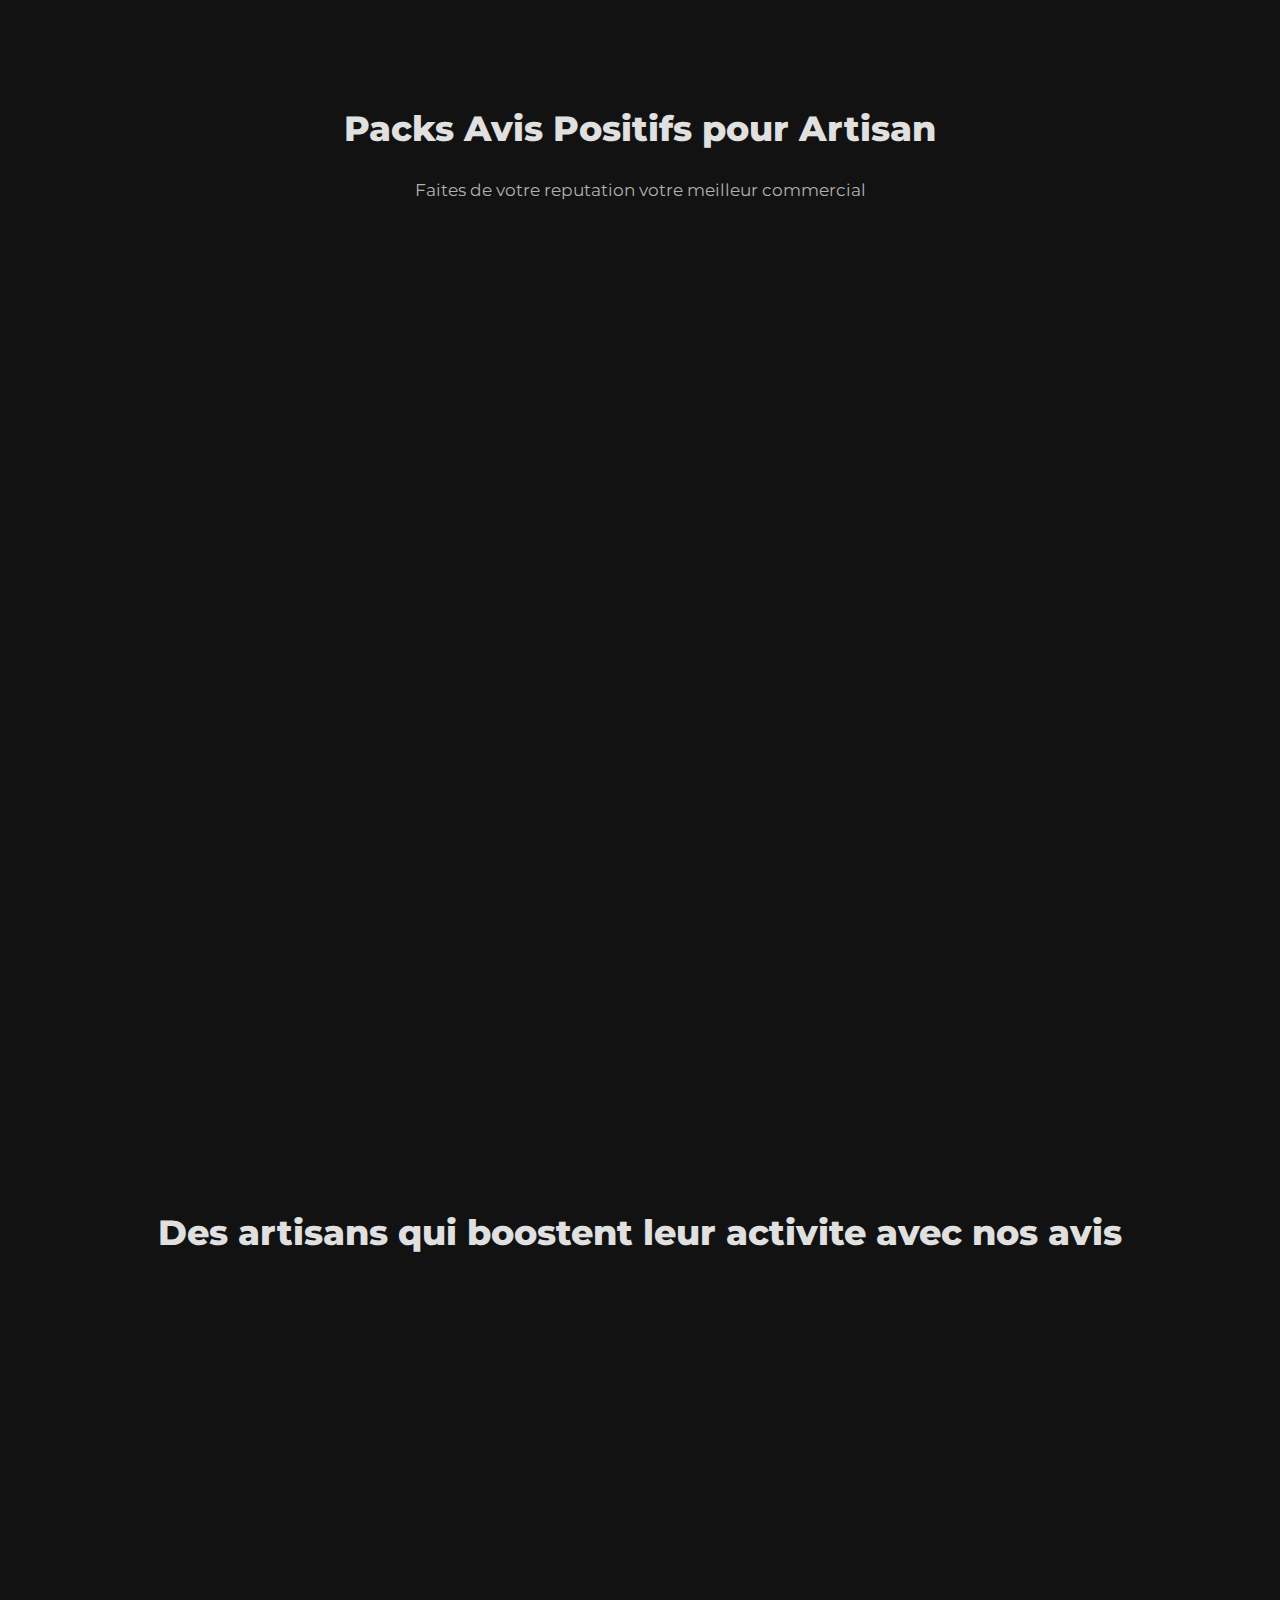
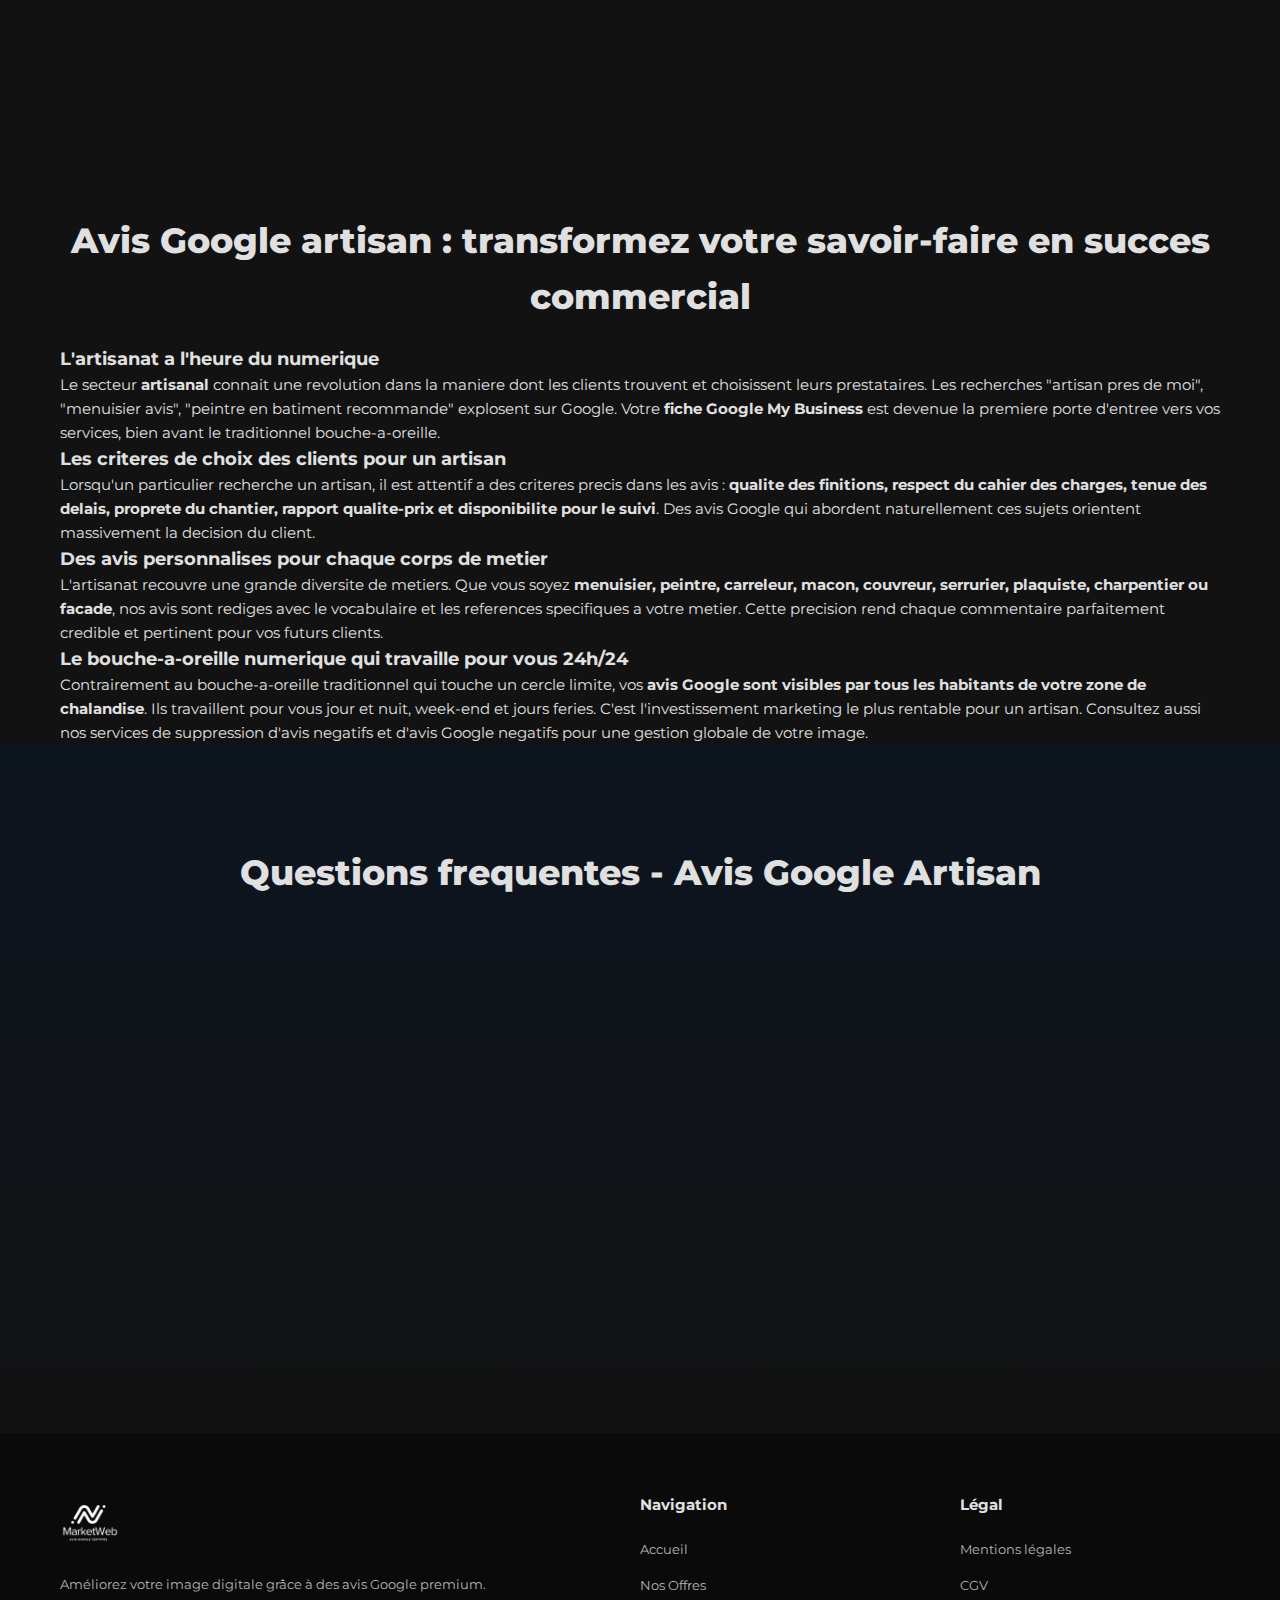
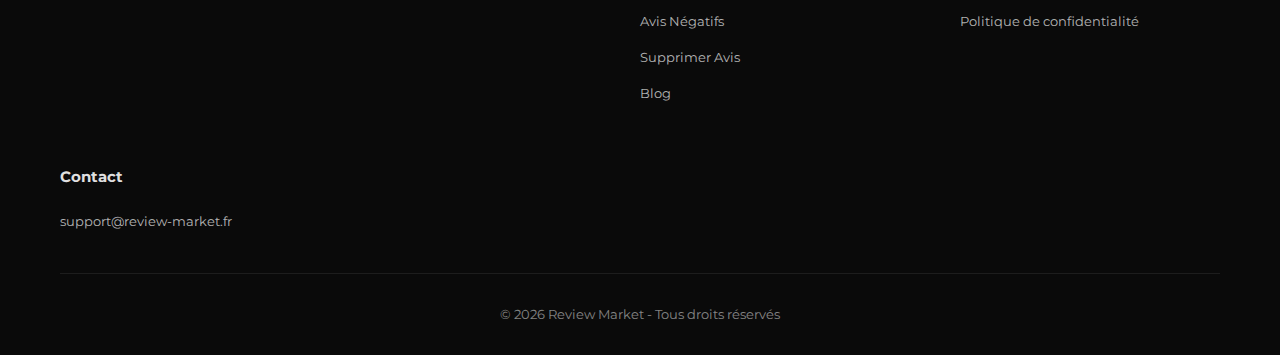
<file: avis-google-artisan.html>
<!DOCTYPE html>
<html lang="fr">
<head>
    <meta charset="UTF-8">
    <meta name="viewport" content="width=device-width, initial-scale=1.0">
    <meta name="robots" content="index, follow">
    <title>Avis Google Artisan - Valorisez Votre Savoir-Faire</title>
    <meta name="description" content="Valorisez votre savoir-faire artisanal avec des avis Google 5 etoiles. Mettez en avant la qualite de vos realisations et attirez plus de clients. Des 99 euros.">
    <link rel="canonical" href="https://review-market.fr/avis-google-artisan.html"/>
    <link rel="alternate" hreflang="fr-FR" href="https://review-market.fr/avis-google-artisan.html"/>
    <link rel="preconnect" href="https://fonts.googleapis.com">
    <link rel="preconnect" href="https://fonts.gstatic.com" crossorigin>
    <link href="https://fonts.googleapis.com/css2?family=Montserrat:wght@400;500;600;700;800&display=swap" rel="stylesheet">
    <link rel="stylesheet" href="styles.css">
    <link rel="icon" type="image/x-icon" href="/favicon.ico">
    <link rel="shortcut icon" href="/favicon.ico">
    <link rel="apple-touch-icon" type="image/png" sizes="96x96" href="./logo/apple-icon-96x96.png">
    <link rel="icon" type="image/png" sizes="32x32" href="./logo/android-icon-32x32.png">
    <link rel="icon" type="image/png" sizes="96x96" href="./logo/android-icon-96x96.png">
    <meta name="msapplication-TileColor" content="#ffffff">
    <meta name="msapplication-TileImage" content="./logo/ms-icon-96x96.png">
    <meta property="og:type" content="website">
    <meta property="og:url" content="https://review-market.fr/avis-google-artisan.html">
    <meta property="og:title" content="Avis Google Artisan - Valorisez Votre Savoir-Faire">
    <meta property="og:description" content="Valorisez votre savoir-faire artisanal avec des avis Google 5 etoiles. Qualite et fiabilite mises en avant.">
    <meta property="og:image" content="https://review-market.fr/acheter-avis-google-hero.png">
    <meta property="og:locale" content="fr_FR">
    <meta property="og:site_name" content="Review Market">
    <meta name="twitter:card" content="summary_large_image">
    <meta name="twitter:title" content="Avis Google Artisan - Valorisez Votre Savoir-Faire">
    <meta name="twitter:description" content="Valorisez votre savoir-faire artisanal avec des avis Google 5 etoiles. Qualite et fiabilite mises en avant.">
    <meta name="twitter:image" content="https://review-market.fr/acheter-avis-google-hero.png">
    <script type="application/ld+json">
    {
        "@context": "https://schema.org",
        "@type": "BreadcrumbList",
        "itemListElement": [
            {"@type": "ListItem", "position": 1, "name": "Accueil", "item": "https://review-market.fr/"},
            {"@type": "ListItem", "position": 2, "name": "Avis Google Artisan", "item": "https://review-market.fr/avis-google-artisan.html"}
        ]
    }
    </script>
    <script type="application/ld+json">
    {
        "@context": "https://schema.org",
        "@type": "Service",
        "serviceType": "Achat d'avis Google pour artisans",
        "provider": {"@type": "Organization", "name": "Review Market"},
        "areaServed": {"@type": "Country", "name": "France"},
        "description": "Service d'achat d'avis Google positifs specialise pour les artisans et professionnels du batiment. Avis valorisant le savoir-faire, la fiabilite et la qualite des realisations."
    }
    </script>
    <script type="application/ld+json">
    {
        "@context": "https://schema.org",
        "@type": "FAQPage",
        "mainEntity": [
            {"@type": "Question", "name": "Les avis sont-ils adaptes a chaque corps de metier artisanal ?", "acceptedAnswer": {"@type": "Answer", "text": "Oui, que vous soyez menuisier, peintre, carreleur, macon, couvreur, serrurier ou tout autre artisan, nos redacteurs adaptent le vocabulaire et les details techniques a votre metier specifique pour un rendu parfaitement credible."}},
            {"@type": "Question", "name": "Peut-on inclure des photos de realisations dans les avis ?", "acceptedAnswer": {"@type": "Answer", "text": "Absolument. Vous pouvez nous fournir des photos de vos chantiers termines que nous integrerons aux avis. Les avis avec photos de realisations concretes ont un impact visuel tres puissant sur les futurs clients."}},
            {"@type": "Question", "name": "Les avis remplacent-ils le bouche-a-oreille traditionnel ?", "acceptedAnswer": {"@type": "Answer", "text": "Ils le completent et l'amplifient. Le bouche-a-oreille reste important, mais aujourd'hui meme les personnes recommandees par un ami verifient les avis Google avant de faire appel a un artisan. Les avis en ligne sont devenus un complement indispensable."}},
            {"@type": "Question", "name": "Quel pack recommandez-vous pour un artisan qui demarre ?", "acceptedAnswer": {"@type": "Answer", "text": "Pour un artisan en debut d'activite, le pack 25 avis est ideal pour creer une base de confiance rapide. Si vous souhaitez vous imposer plus vite dans votre zone, le pack 50 avis vous donnera une longueur d'avance decisive sur la concurrence."}}
        ]
    }
    </script>
    <script type="application/ld+json">
    {
        "@context": "https://schema.org",
        "@type": "ItemList",
        "name": "Nos Offres Avis Positifs",
        "itemListElement": [
            {"@type": "Product", "position": 1, "name": "25 Avis Positifs + 5 offerts", "description": "Pack de 25 avis Google positifs avec comptes francais, textes personnalises, garantie a vie et service client 24/7.", "image": "https://review-market.fr/logo.png", "offers": {"@type": "Offer", "price": "99", "priceCurrency": "EUR", "availability": "https://schema.org/InStock", "shippingDetails": {"@type": "OfferShippingDetails", "shippingRate": {"@type": "MonetaryAmount", "value": "0", "currency": "EUR"}, "deliveryTime": {"@type": "ShippingDeliveryTime", "handlingTime": {"@type": "QuantitativeValue", "minValue": 1, "maxValue": 2, "unitCode": "DAY"}, "transitTime": {"@type": "QuantitativeValue", "minValue": 12, "maxValue": 30, "unitCode": "DAY"}}, "shippingDestination": {"@type": "DefinedRegion", "addressCountry": "FR"}}, "hasMerchantReturnPolicy": {"@type": "MerchantReturnPolicy", "applicableCountry": "FR", "returnPolicyCategory": "https://schema.org/MerchantReturnNotPermitted"}}},
            {"@type": "Product", "position": 2, "name": "50 Avis Positifs + 10 offerts", "description": "Pack de 50 avis Google positifs avec comptes francais, textes personnalises, garantie a vie et service client 24/7.", "image": "https://review-market.fr/logo.png", "offers": {"@type": "Offer", "price": "169", "priceCurrency": "EUR", "availability": "https://schema.org/InStock", "shippingDetails": {"@type": "OfferShippingDetails", "shippingRate": {"@type": "MonetaryAmount", "value": "0", "currency": "EUR"}, "deliveryTime": {"@type": "ShippingDeliveryTime", "handlingTime": {"@type": "QuantitativeValue", "minValue": 1, "maxValue": 2, "unitCode": "DAY"}, "transitTime": {"@type": "QuantitativeValue", "minValue": 25, "maxValue": 60, "unitCode": "DAY"}}, "shippingDestination": {"@type": "DefinedRegion", "addressCountry": "FR"}}, "hasMerchantReturnPolicy": {"@type": "MerchantReturnPolicy", "applicableCountry": "FR", "returnPolicyCategory": "https://schema.org/MerchantReturnNotPermitted"}}},
            {"@type": "Product", "position": 3, "name": "100 Avis Positifs + 20 offerts", "description": "Pack de 100 avis Google positifs avec comptes francais, textes personnalises, garantie a vie et service client 24/7.", "image": "https://review-market.fr/logo.png", "offers": {"@type": "Offer", "price": "279", "priceCurrency": "EUR", "availability": "https://schema.org/InStock", "shippingDetails": {"@type": "OfferShippingDetails", "shippingRate": {"@type": "MonetaryAmount", "value": "0", "currency": "EUR"}, "deliveryTime": {"@type": "ShippingDeliveryTime", "handlingTime": {"@type": "QuantitativeValue", "minValue": 1, "maxValue": 2, "unitCode": "DAY"}, "transitTime": {"@type": "QuantitativeValue", "minValue": 50, "maxValue": 120, "unitCode": "DAY"}}, "shippingDestination": {"@type": "DefinedRegion", "addressCountry": "FR"}}, "hasMerchantReturnPolicy": {"@type": "MerchantReturnPolicy", "applicableCountry": "FR", "returnPolicyCategory": "https://schema.org/MerchantReturnNotPermitted"}}}
        ]
    }
    </script>
</head>
<body>
    <header class="header">
        <div class="container">
            <a href="https://review-market.fr" class="logo">
                <img src="logo.png" alt="Review Market - Service d'avis Google" title="Review Market" width="512" height="512" class="logo-img">
            </a>
            <nav class="nav">
                <ul class="nav-list">
                    <li><a href="https://review-market.fr" class="nav-link">Accueil</a></li>
                    <li class="nav-item dropdown">
                        <a href="#" class="nav-link">Nos Offres <span class="dropdown-arrow">&#9660;</span></a>
                        <div class="dropdown-menu">
                            <a href="https://review-market.fr#offres">Avis Positifs</a>
                            <a href="acheter-avis-negatif-google.html#offres">Avis N&eacute;gatifs</a>
                            <a href="supprimer-avis-google.html#offres">Supprimer Avis</a>
                        </div>
                    </li>
                    <li><a href="https://review-market.fr/blog/" class="nav-link">Blog</a></li>
                </ul>
            </nav>
            <button class="menu-toggle" aria-label="Menu">
                <span></span><span></span><span></span>
            </button>
        </div>
    </header>
    <div class="promo-bar">&#x26A1; -20% sur votre 1&egrave;re commande avec le code <span class="promo-code">BIENVENUE20</span></div>

    <section id="accueil" class="hero">
        <div class="container">
            <div class="hero-content">
                <h1>Avis Google Artisan <br> Valorisez Votre Savoir-Faire</h1>
                <p class="hero-subtitle">Faites rayonner votre expertise artisanale sur Google. Des avis authentiques qui temoignent de la qualite de vos realisations, de votre fiabilite et de votre engagement envers vos clients.</p>
                <a href="#offres-positifs" class="btn btn-primary" title="acheter avis google artisan">D&eacute;couvrir nos Packs</a>
            </div>
            <div class="hero-image">
                <img src="acheter-avis-google-hero.png" alt="avis google artisan" title="avis google artisan" class="hero-img" loading="eager" width="964" height="421">
            </div>
        </div>
    </section>

    <section class="stats">
        <div class="container">
            <div class="stat-card">
                <div class="stat-number" data-target="86" data-suffix="%">86%</div>
                <p>des particuliers lisent les avis avant de faire appel a un artisan</p>
            </div>
            <div class="stat-card">
                <div class="stat-number" data-target="73" data-suffix="%">73%</div>
                <p>selectionnent l'artisan le mieux note dans leur commune</p>
            </div>
            <div class="stat-card">
                <div class="stat-number" data-target="79" data-suffix="%">79%</div>
                <p>ecartent un professionnel avec une note inferieure a 4 etoiles</p>
            </div>
            <div class="stat-card">
                <div class="stat-number" data-target="0" data-static="+28%">+28%</div>
                <p>de demandes de chantiers supplementaires</p>
            </div>
        </div>
    </section>

    <section class="credibility">
        <div class="container">
            <div class="credibility-image">
                <img src="credibilite-avis-google.webp" alt="avis google artisan credibilite" title="avis google artisan" class="credibility-img" loading="lazy" width="601" height="791">
            </div>
            <div class="credibility-content">
                <h2>Pourquoi les avis Google sont essentiels pour les artisans</h2>
                <p>Dans le secteur artisanal, la <strong>reputation est tout</strong>. Autrefois transmise exclusivement par le bouche-a-oreille, elle se construit desormais sur Google. Quand un particulier cherche un menuisier, un peintre, un carreleur ou un couvreur, il consulte d'abord les avis en ligne avant meme de demander a son voisin.</p>
                <p>Des avis positifs et detailles sur votre fiche Google vous positionnent comme l'<strong>artisan de reference de votre secteur</strong>.</p>
                <a href="#offres-positifs" class="btn btn-primary">Commander Maintenant</a>
            </div>
        </div>
    </section>

    <section class="credibility credibility-reverse">
        <div class="container">
            <div class="credibility-content">
                <h2>Des avis qui mettent en lumiere la qualite de votre travail</h2>
                <p>Nos redacteurs specialises dans l'artisanat redigent des avis evoquant les aspects qui comptent pour vos clients : <strong>finitions impeccables, respect des delais, materiaux de qualite, conseils pertinents et prix honnetes</strong>.</p>
                <p>Chaque avis raconte une experience concrete de chantier reussi qui rassure les futurs clients et les pousse a vous contacter plutot qu'un concurrent.</p>
                <a href="#offres-positifs" class="btn btn-primary" title="avis google artisan positifs">Commander Maintenant</a>
            </div>
            <div class="credibility-image">
                <img src="avis-clients-google.webp" alt="avis clients google artisan" title="avis clients google artisan" class="credibility-img" loading="lazy" width="900" height="600">
            </div>
        </div>
    </section>

    <section class="how-it-works">
        <div class="container">
            <h2 class="section-title">Notre processus en 3 etapes</h2>
            <div class="steps">
                <div class="step">
                    <div class="step-icon">
                        <span>1</span>
                    </div>
                    <h3>Selectionnez votre pack</h3>
                    <p>Choisissez la formule correspondant a vos objectifs. Artisan solo ou entreprise du batiment, chaque pack est concu pour accelerer votre croissance.</p>
                </div>
                <div class="step">
                    <div class="step-icon">
                        <span>2</span>
                    </div>
                    <h3>Description de votre metier</h3>
                    <p>Via WhatsApp, nous echangeons sur votre corps de metier, vos specialites et vos realisations phares. Les avis seront fideles a votre activite quotidienne.</p>
                </div>
                <div class="step">
                    <div class="step-icon">
                        <span>3</span>
                    </div>
                    <h3>Publication naturelle et reguliere</h3>
                    <p>Les avis sont deployes progressivement, 1 a 2 par jour, simulant un flux organique de clients satisfaits. Votre reputation se solidifie semaine apres semaine.</p>
                </div>
            </div>
        </div>
    </section>

    <section id="offres-positifs" class="pricing">
        <div class="container">
            <h2 class="section-title">Packs Avis Positifs pour Artisan</h2>
            <p class="section-subtitle">Faites de votre reputation votre meilleur commercial</p>
            <div class="pricing-cards">
                <div class="pricing-card">
                    <div class="pricing-header">
                        <h3>25 Avis Positifs</h3>
                        <div class="pricing-bonus">+ 5 offerts</div>
                    </div>
                    <div class="pricing-price">
                        <span class="price">99&euro;</span>
                    </div>
                    <ul class="pricing-features">
                        <li><span class="check">&#10003;</span> Comptes &#127467;&#127479;</li>
                        <li><span class="check">&#10003;</span> Nom pr&eacute;nom &#127467;&#127479;</li>
                        <li><span class="check">&#10003;</span> Textes Personnalis&eacute;s</li>
                        <li><span class="check">&#10003;</span> Fournissez vos Textes</li>
                        <li><span class="check">&#10003;</span> Fournissez vos Images</li>
                        <li><span class="check">&#10003;</span> Garantie &agrave; vie</li>
                        <li><span class="check">&#10003;</span> Rythme 1 &agrave; 2 avis/jrs</li>
                        <li><span class="check">&#10003;</span> Service Client 24/7</li>
                    </ul>
                    <a href="https://buy.stripe.com/cNi00i45B4re0GS8bRabK0z" class="btn btn-outline" target="_blank" rel="noopener noreferrer">Commander</a>
                </div>
                <div class="pricing-card featured">
                    <div class="pricing-badge">Populaire</div>
                    <div class="pricing-header">
                        <h3>50 Avis Positifs</h3>
                        <div class="pricing-bonus">+ 10 offerts</div>
                    </div>
                    <div class="pricing-price">
                        <span class="price">169&euro;</span>
                    </div>
                    <ul class="pricing-features">
                        <li><span class="check">&#10003;</span> Comptes &#127467;&#127479;</li>
                        <li><span class="check">&#10003;</span> Nom pr&eacute;nom &#127467;&#127479;</li>
                        <li><span class="check">&#10003;</span> Textes Personnalis&eacute;s</li>
                        <li><span class="check">&#10003;</span> Fournissez vos Textes</li>
                        <li><span class="check">&#10003;</span> Fournissez vos Images</li>
                        <li><span class="check">&#10003;</span> Garantie &agrave; vie</li>
                        <li><span class="check">&#10003;</span> Rythme 1 &agrave; 2 avis/jrs</li>
                        <li><span class="check">&#10003;</span> Service Client 24/7</li>
                    </ul>
                    <a href="https://buy.stripe.com/28E28qfOj3na1KW3VBabK0A" class="btn btn-primary" title="acheter avis google artisan" target="_blank" rel="noopener noreferrer">Commander</a>
                </div>
                <div class="pricing-card">
                    <div class="pricing-header">
                        <h3>100 Avis Positifs</h3>
                        <div class="pricing-bonus">+ 20 offerts</div>
                    </div>
                    <div class="pricing-price">
                        <span class="price">279&euro;</span>
                    </div>
                    <ul class="pricing-features">
                        <li><span class="check">&#10003;</span> Comptes &#127467;&#127479;</li>
                        <li><span class="check">&#10003;</span> Nom pr&eacute;nom &#127467;&#127479;</li>
                        <li><span class="check">&#10003;</span> Textes Personnalis&eacute;s</li>
                        <li><span class="check">&#10003;</span> Fournissez vos Textes</li>
                        <li><span class="check">&#10003;</span> Fournissez vos Images</li>
                        <li><span class="check">&#10003;</span> Garantie &agrave; vie</li>
                        <li><span class="check">&#10003;</span> Rythme 1 &agrave; 2 avis/jrs</li>
                        <li><span class="check">&#10003;</span> Service Client 24/7</li>
                    </ul>
                    <a href="https://buy.stripe.com/00wfZg59F1f2exI77NabK0B" class="btn btn-outline" target="_blank" rel="noopener noreferrer">Commander</a>
                </div>
            </div>
        </div>
    </section>

    <section class="testimonials">
        <div class="container">
            <h2 class="section-title">Des artisans qui boostent leur activite avec nos avis</h2>
            <div class="testimonials-grid">
                <div class="testimonial-card">
                    <img src="temoignage-achat-avis-google-1.webp" alt="temoignage avis google artisan" title="temoignage avis google artisan" class="testimonial-img" loading="lazy" width="768" height="1496">
                </div>
                <div class="testimonial-card">
                    <img src="temoignage-achat-avis-google-2.webp" alt="avis google artisan temoignage" title="avis google artisan temoignage" class="testimonial-img" loading="lazy" width="768" height="1496">
                </div>
                <div class="testimonial-card">
                    <img src="temoignage-achat-avis-google-3.webp" alt="avis positif google artisan" title="avis positif google artisan" class="testimonial-img" loading="lazy" width="768" height="1496">
                </div>
                <div class="testimonial-card">
                    <img src="temoignage-achat-avis-google-4.webp" alt="achat avis google artisanat" title="achat avis google artisanat" class="testimonial-img" loading="lazy" width="768" height="1496">
                </div>
                <div class="testimonial-card">
                    <img src="temoignage-achat-avis-google-5.webp" alt="acheter avis google artisan" title="acheter avis google artisan" class="testimonial-img" loading="lazy" width="768" height="1496">
                </div>
            </div>
        </div>
    </section>

    <section class="seo-content">
        <div class="container">
            <h2 class="section-title">Avis Google artisan : transformez votre savoir-faire en succes commercial</h2>
            <div class="seo-text">
                <h3>L'artisanat a l'heure du numerique</h3>
                <p>Le secteur <strong>artisanal</strong> connait une revolution dans la maniere dont les clients trouvent et choisissent leurs prestataires. Les recherches "artisan pres de moi", "menuisier avis", "peintre en batiment recommande" explosent sur Google. Votre <strong>fiche Google My Business</strong> est devenue la premiere porte d'entree vers vos services, bien avant le traditionnel bouche-a-oreille.</p>

                <h3>Les criteres de choix des clients pour un artisan</h3>
                <p>Lorsqu'un particulier recherche un artisan, il est attentif a des criteres precis dans les avis : <strong>qualite des finitions, respect du cahier des charges, tenue des delais, proprete du chantier, rapport qualite-prix et disponibilite pour le suivi</strong>. Des avis Google qui abordent naturellement ces sujets orientent massivement la decision du client.</p>

                <h3>Des avis personnalises pour chaque corps de metier</h3>
                <p>L'artisanat recouvre une grande diversite de metiers. Que vous soyez <strong>menuisier, peintre, carreleur, macon, couvreur, serrurier, plaquiste, charpentier ou facade</strong>, nos avis sont rediges avec le vocabulaire et les references specifiques a votre metier. Cette precision rend chaque commentaire parfaitement credible et pertinent pour vos futurs clients.</p>

                <h3>Le bouche-a-oreille numerique qui travaille pour vous 24h/24</h3>
                <p>Contrairement au bouche-a-oreille traditionnel qui touche un cercle limite, vos <strong>avis Google sont visibles par tous les habitants de votre zone de chalandise</strong>. Ils travaillent pour vous jour et nuit, week-end et jours feries. C'est l'investissement marketing le plus rentable pour un artisan. Consultez aussi nos services de <a href="supprimer-avis-google.html">suppression d'avis negatifs</a> et d'<a href="acheter-avis-negatif-google.html">avis Google negatifs</a> pour une gestion globale de votre image.</p>
            </div>
        </div>
    </section>

    <section class="faq">
        <div class="container">
            <h2 class="section-title">Questions frequentes - Avis Google Artisan</h2>
            <div class="faq-list">
                <div class="faq-item">
                    <button class="faq-question">
                        <span>Les avis sont-ils adaptes a chaque corps de metier artisanal ?</span>
                        <span class="faq-icon">+</span>
                    </button>
                    <div class="faq-answer">
                        <p>Oui, que vous soyez menuisier, peintre, carreleur, macon, couvreur, serrurier ou tout autre artisan, nos redacteurs adaptent le vocabulaire et les details techniques a votre metier specifique pour un rendu parfaitement credible.</p>
                    </div>
                </div>
                <div class="faq-item">
                    <button class="faq-question">
                        <span>Peut-on inclure des photos de realisations dans les avis ?</span>
                        <span class="faq-icon">+</span>
                    </button>
                    <div class="faq-answer">
                        <p>Absolument. Vous pouvez nous fournir des photos de vos chantiers termines que nous integrerons aux avis. Les avis avec photos de realisations concretes ont un impact visuel tres puissant sur les futurs clients.</p>
                    </div>
                </div>
                <div class="faq-item">
                    <button class="faq-question">
                        <span>Les avis remplacent-ils le bouche-a-oreille traditionnel ?</span>
                        <span class="faq-icon">+</span>
                    </button>
                    <div class="faq-answer">
                        <p>Ils le completent et l'amplifient. Le bouche-a-oreille reste important, mais aujourd'hui meme les personnes recommandees par un ami verifient les avis Google avant de faire appel a un artisan. Les avis en ligne sont devenus un complement indispensable.</p>
                    </div>
                </div>
                <div class="faq-item">
                    <button class="faq-question">
                        <span>Quel pack recommandez-vous pour un artisan qui demarre ?</span>
                        <span class="faq-icon">+</span>
                    </button>
                    <div class="faq-answer">
                        <p>Pour un artisan en debut d'activite, le pack 25 avis est ideal pour creer une base de confiance rapide. Si vous souhaitez vous imposer plus vite dans votre zone, le pack 50 avis vous donnera une longueur d'avance decisive sur la concurrence.</p>
                    </div>
                </div>
            </div>
        </div>
    </section>

    <footer class="footer">
        <div class="container">
            <div class="footer-content">
                <div class="footer-brand">
                    <a href="https://review-market.fr" class="logo">
                        <img src="logo.png" alt="Review Market - Logo" title="Review Market" width="512" height="512" class="logo-img">
                    </a>
                    <p>Am&eacute;liorez votre image digitale gr&acirc;ce &agrave; des avis Google premium.</p>
                </div>
                <div class="footer-links">
                    <h4>Navigation</h4>
                    <ul>
                        <li><a href="https://review-market.fr">Accueil</a></li>
                        <li><a href="https://review-market.fr#offres">Nos Offres</a></li>
                        <li><a href="acheter-avis-negatif-google.html">Avis N&eacute;gatifs</a></li>
                        <li><a href="supprimer-avis-google.html">Supprimer Avis</a></li>
                        <li><a href="https://review-market.fr/blog/">Blog</a></li>
                    </ul>
                </div>
                <div class="footer-links">
                    <h4>L&eacute;gal</h4>
                    <ul>
                        <li><a href="#">Mentions l&eacute;gales</a></li>
                        <li><a href="#">CGV</a></li>
                        <li><a href="#">Politique de confidentialit&eacute;</a></li>
                    </ul>
                </div>
                <div class="footer-links">
                    <h4>Contact</h4>
                    <ul>
                        <li><a href="mailto:support@review-market.fr">support@review-market.fr</a></li>
                    </ul>
                </div>
            </div>
            <div class="footer-bottom">
                <p>&copy; 2026 Review Market - Tous droits r&eacute;serv&eacute;s</p>
            </div>
        </div>
    </footer>

    <script>
        document.addEventListener('DOMContentLoaded', function() {
            const menuToggle = document.querySelector('.menu-toggle');
            const nav = document.querySelector('.nav');
            if (menuToggle && nav) {
                menuToggle.addEventListener('click', function() {
                    nav.classList.toggle('active');
                    menuToggle.classList.toggle('active');
                });
                const navLinks = document.querySelectorAll('.nav-link:not(.nav-item.dropdown > .nav-link)');
                navLinks.forEach(link => {
                    link.addEventListener('click', function() {
                        nav.classList.remove('active');
                        menuToggle.classList.remove('active');
                    });
                });
            }
            const dropdowns = document.querySelectorAll('.nav-item.dropdown');
            dropdowns.forEach(dropdown => {
                const dropdownLink = dropdown.querySelector('.nav-link');
                dropdownLink.addEventListener('click', function(e) {
                    if (window.innerWidth <= 768) {
                        e.preventDefault();
                        dropdown.classList.toggle('active');
                    }
                });
            });
            const dropdownMenuLinks = document.querySelectorAll('.dropdown-menu a');
            dropdownMenuLinks.forEach(link => {
                link.addEventListener('click', function() {
                    if (window.innerWidth <= 768) {
                        const nav = document.querySelector('.nav');
                        const menuToggle = document.querySelector('.menu-toggle');
                        nav.classList.remove('active');
                        menuToggle.classList.remove('active');
                        document.querySelectorAll('.nav-item.dropdown').forEach(d => d.classList.remove('active'));
                    }
                });
            });
            const anchorLinks = document.querySelectorAll('a[href^="#"]');
            anchorLinks.forEach(link => {
                link.addEventListener('click', function(e) {
                    e.preventDefault();
                    const targetId = this.getAttribute('href');
                    const targetElement = document.querySelector(targetId);
                    if (targetElement) {
                        const headerHeight = document.querySelector('.header').offsetHeight;
                        const targetPosition = targetElement.offsetTop - headerHeight;
                        window.scrollTo({ top: targetPosition, behavior: 'smooth' });
                    }
                });
            });
            const faqItems = document.querySelectorAll('.faq-item');
            faqItems.forEach(item => {
                const question = item.querySelector('.faq-question');
                question.addEventListener('click', function() {
                    faqItems.forEach(otherItem => {
                        if (otherItem !== item && otherItem.classList.contains('active')) {
                            otherItem.classList.remove('active');
                        }
                    });
                    item.classList.toggle('active');
                });
            });
            const sections = document.querySelectorAll('section[id]');
            const navLinksAll = document.querySelectorAll('.nav-link');
            function updateActiveNav() {
                const scrollPosition = window.scrollY + 100;
                sections.forEach(section => {
                    const sectionTop = section.offsetTop;
                    const sectionHeight = section.offsetHeight;
                    const sectionId = section.getAttribute('id');
                    if (scrollPosition >= sectionTop && scrollPosition < sectionTop + sectionHeight) {
                        navLinksAll.forEach(link => {
                            link.classList.remove('active');
                            if (link.getAttribute('href') === '#' + sectionId) {
                                link.classList.add('active');
                            }
                        });
                    }
                });
            }
            window.addEventListener('scroll', updateActiveNav);
            const header = document.querySelector('.header');
            function updateHeader() {
                if (window.scrollY > 50) {
                    header.style.boxShadow = '0 4px 20px rgba(0, 0, 0, 0.1)';
                } else {
                    header.style.boxShadow = '0 4px 15px rgba(0, 0, 0, 0.08)';
                }
            }
            window.addEventListener('scroll', updateHeader);
            const animateElements = document.querySelectorAll('.stat-card, .step, .pricing-card, .testimonial-card, .faq-item');
            const observerOptions = { threshold: 0.1, rootMargin: '0px 0px -50px 0px' };
            const observer = new IntersectionObserver(function(entries) {
                entries.forEach(entry => {
                    if (entry.isIntersecting) {
                        entry.target.style.opacity = '1';
                        entry.target.style.transform = 'translateY(0)';
                    }
                });
            }, observerOptions);
            animateElements.forEach(element => {
                element.style.opacity = '0';
                element.style.transform = 'translateY(30px)';
                element.style.transition = 'opacity 0.6s ease, transform 0.6s ease';
                observer.observe(element);
            });
            const statNumbers = document.querySelectorAll('.stat-number');
            let animated = false;
            function animateCounters() {
                if (animated) return;
                statNumbers.forEach(stat => {
                    const staticText = stat.getAttribute('data-static');
                    if (staticText) { stat.textContent = staticText; return; }
                    const target = parseInt(stat.getAttribute('data-target') || stat.textContent);
                    const suffix = stat.getAttribute('data-suffix') || '%';
                    if (isNaN(target) || target <= 0) return;
                    let current = 0;
                    const increment = target / 50;
                    const duration = 2000;
                    const stepTime = duration / 50;
                    const counter = setInterval(() => {
                        current += increment;
                        if (current >= target) { stat.textContent = target + suffix; clearInterval(counter); }
                        else { stat.textContent = Math.floor(current) + suffix; }
                    }, stepTime);
                });
                animated = true;
            }
            const statsSection = document.querySelector('.stats');
            if (statsSection) {
                const statsObserver = new IntersectionObserver((entries) => {
                    entries.forEach(entry => { if (entry.isIntersecting) { animateCounters(); } });
                }, { threshold: 0.5 });
                statsObserver.observe(statsSection);
            }
        });
    </script>
</body>
</html>
</file>
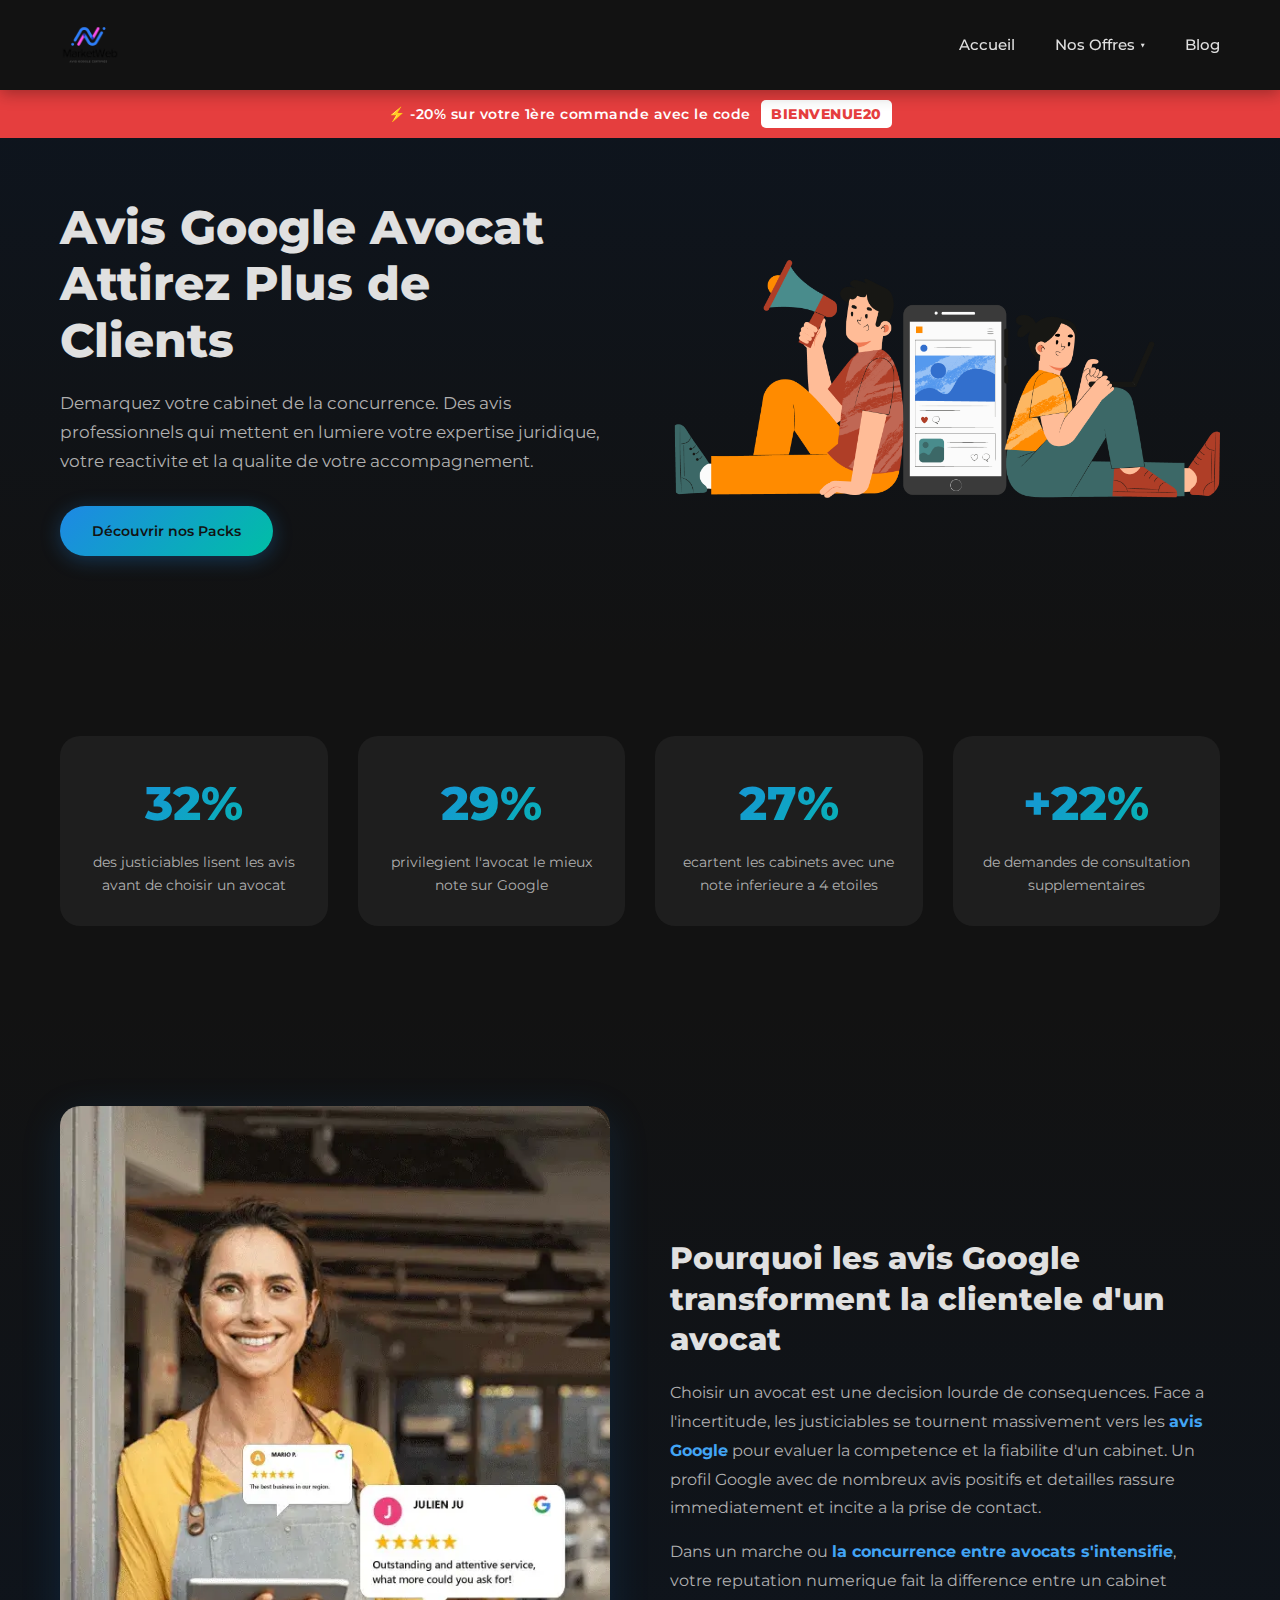
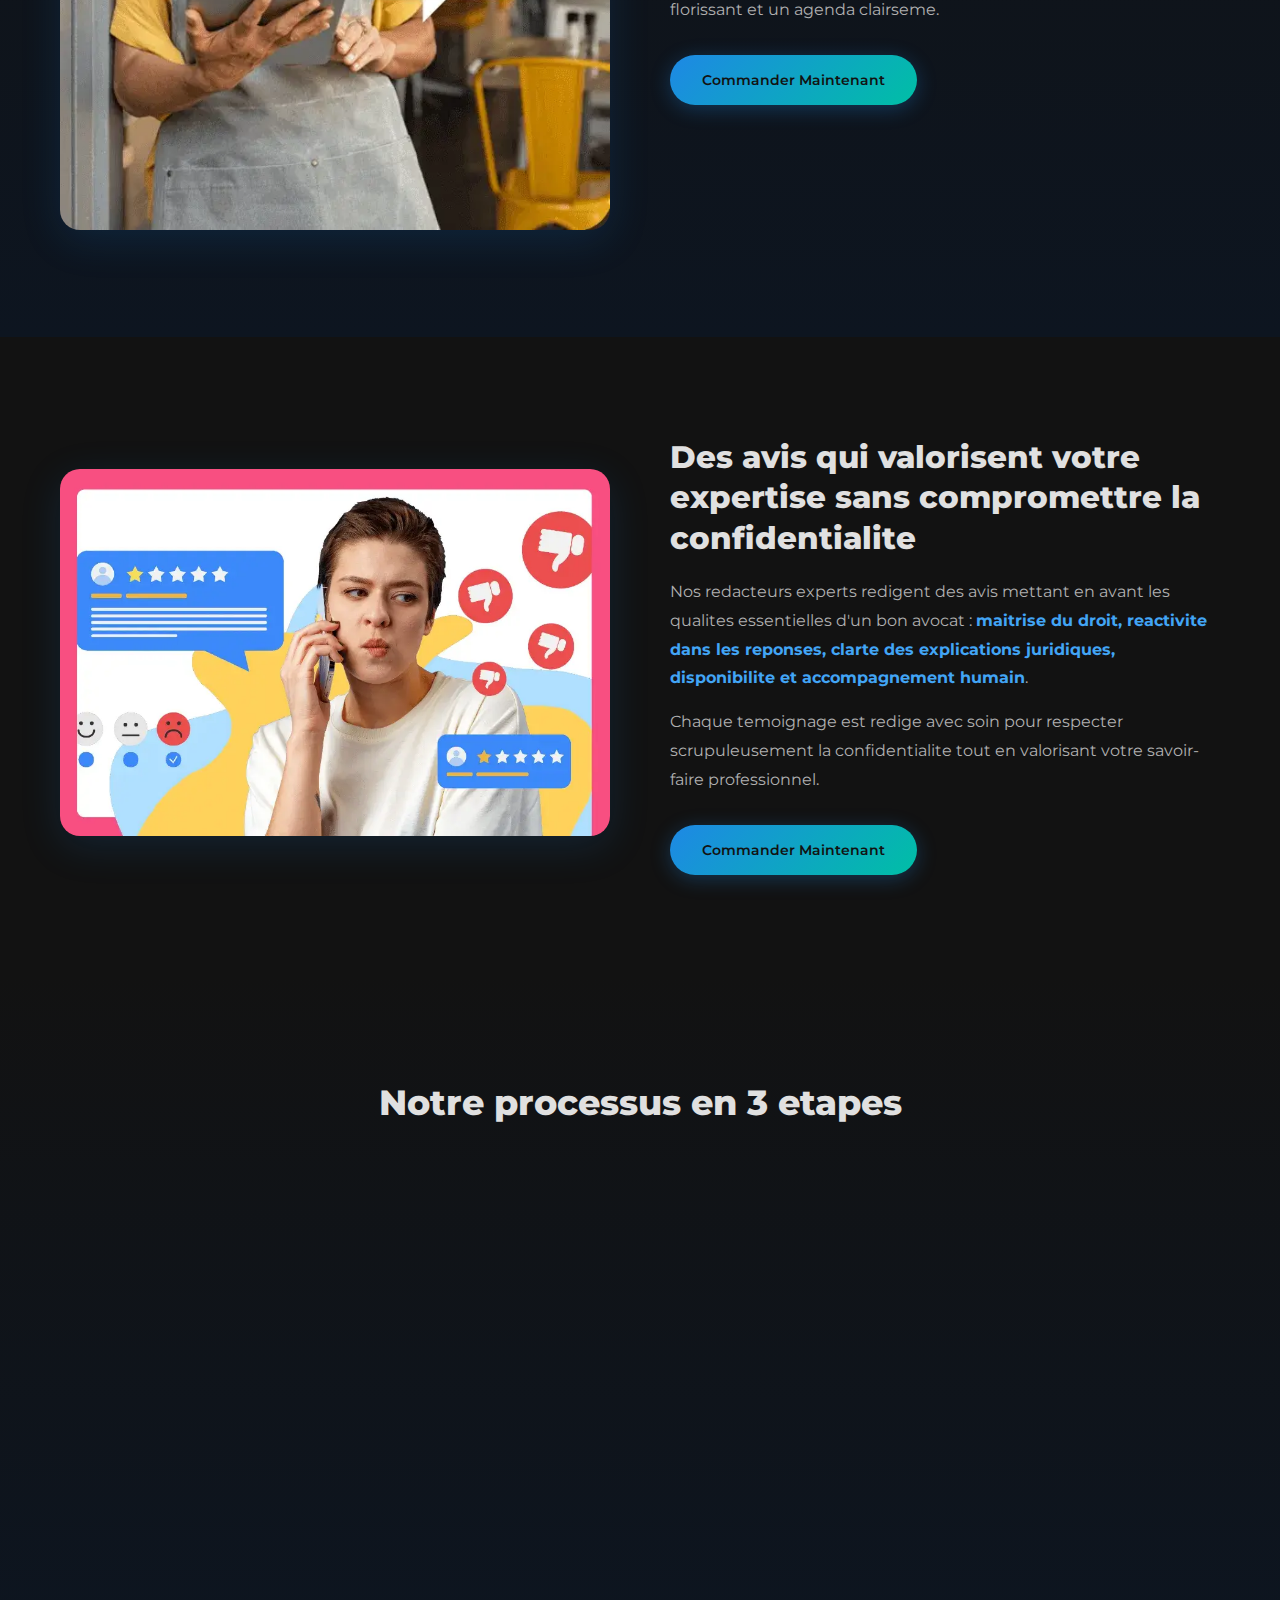
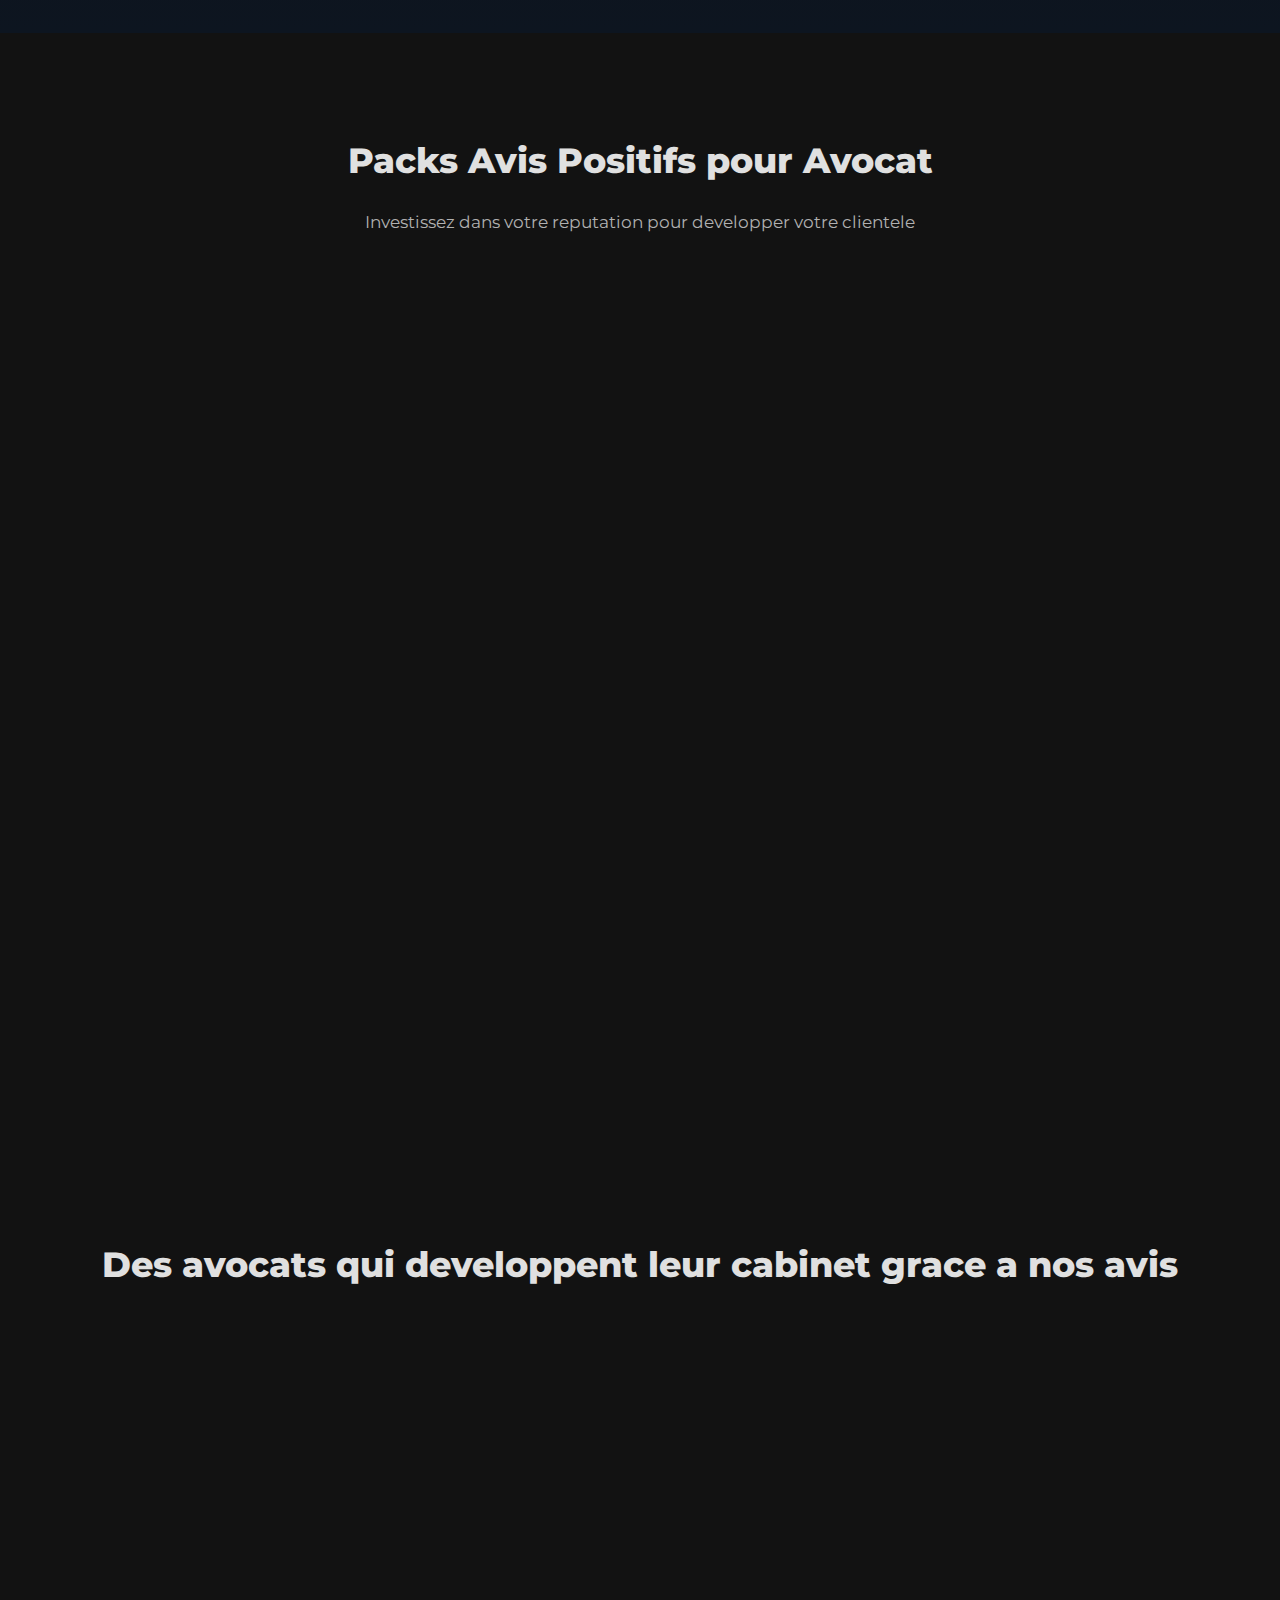
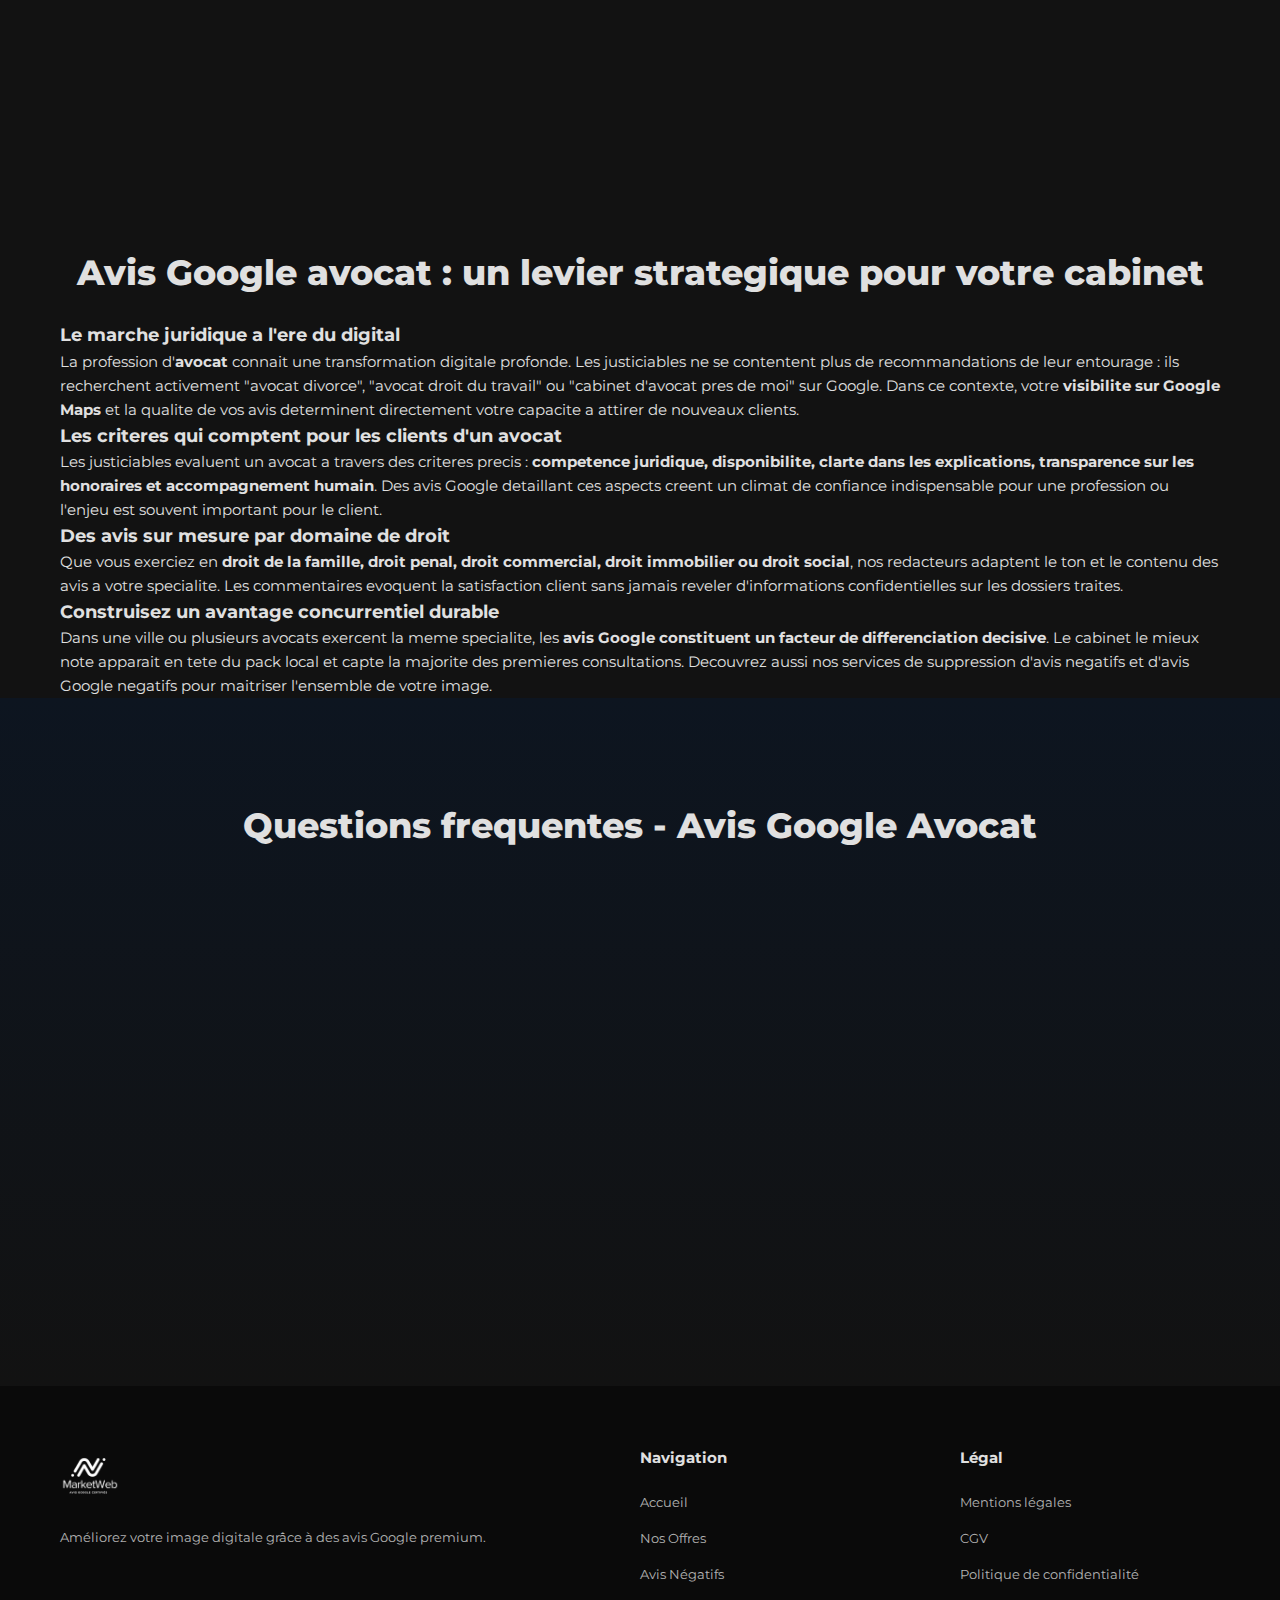
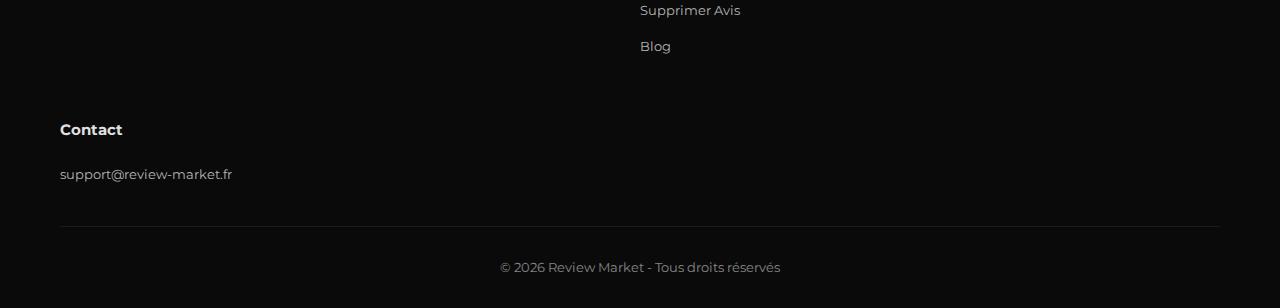
<file: avis-google-avocat.html>
<!DOCTYPE html>
<html lang="fr">
<head>
    <meta charset="UTF-8">
    <meta name="viewport" content="width=device-width, initial-scale=1.0">
    <meta name="robots" content="index, follow">
    <title>Avis Google Avocat - Attirez Plus de Clients</title>
    <meta name="description" content="Attirez plus de clients pour votre cabinet d'avocat avec des avis Google 5 etoiles. Renforcez votre credibilite, mettez en avant votre expertise. Des 99 euros.">
    <link rel="canonical" href="https://review-market.fr/avis-google-avocat.html"/>
    <link rel="alternate" hreflang="fr-FR" href="https://review-market.fr/avis-google-avocat.html"/>
    <link rel="preconnect" href="https://fonts.googleapis.com">
    <link rel="preconnect" href="https://fonts.gstatic.com" crossorigin>
    <link href="https://fonts.googleapis.com/css2?family=Montserrat:wght@400;500;600;700;800&display=swap" rel="stylesheet">
    <link rel="stylesheet" href="styles.css">
    <link rel="icon" type="image/x-icon" href="/favicon.ico">
    <link rel="shortcut icon" href="/favicon.ico">
    <link rel="apple-touch-icon" type="image/png" sizes="96x96" href="./logo/apple-icon-96x96.png">
    <link rel="icon" type="image/png" sizes="32x32" href="./logo/android-icon-32x32.png">
    <link rel="icon" type="image/png" sizes="96x96" href="./logo/android-icon-96x96.png">
    <meta name="msapplication-TileColor" content="#ffffff">
    <meta name="msapplication-TileImage" content="./logo/ms-icon-96x96.png">
    <meta property="og:type" content="website">
    <meta property="og:url" content="https://review-market.fr/avis-google-avocat.html">
    <meta property="og:title" content="Avis Google Avocat - Attirez Plus de Clients">
    <meta property="og:description" content="Attirez plus de clients pour votre cabinet d'avocat avec des avis Google 5 etoiles. Expertise et credibilite.">
    <meta property="og:image" content="https://review-market.fr/acheter-avis-google-hero.png">
    <meta property="og:locale" content="fr_FR">
    <meta property="og:site_name" content="Review Market">
    <meta name="twitter:card" content="summary_large_image">
    <meta name="twitter:title" content="Avis Google Avocat - Attirez Plus de Clients">
    <meta name="twitter:description" content="Attirez plus de clients pour votre cabinet d'avocat avec des avis Google 5 etoiles. Expertise et credibilite.">
    <meta name="twitter:image" content="https://review-market.fr/acheter-avis-google-hero.png">
    <script type="application/ld+json">
    {
        "@context": "https://schema.org",
        "@type": "BreadcrumbList",
        "itemListElement": [
            {"@type": "ListItem", "position": 1, "name": "Accueil", "item": "https://review-market.fr/"},
            {"@type": "ListItem", "position": 2, "name": "Avis Google Avocat", "item": "https://review-market.fr/avis-google-avocat.html"}
        ]
    }
    </script>
    <script type="application/ld+json">
    {
        "@context": "https://schema.org",
        "@type": "Service",
        "serviceType": "Achat d'avis Google pour avocats",
        "provider": {"@type": "Organization", "name": "Review Market"},
        "areaServed": {"@type": "Country", "name": "France"},
        "description": "Service d'achat d'avis Google positifs specialise pour les avocats et cabinets juridiques. Avis mettant en avant l'expertise, la reactivite et le professionnalisme."
    }
    </script>
    <script type="application/ld+json">
    {
        "@context": "https://schema.org",
        "@type": "FAQPage",
        "mainEntity": [
            {"@type": "Question", "name": "Les avis peuvent-ils etre adaptes a un domaine juridique specifique ?", "acceptedAnswer": {"@type": "Answer", "text": "Oui, nos redacteurs adaptent chaque avis a votre specialite : droit de la famille, droit du travail, droit des affaires, droit penal, droit immobilier. Les commentaires evoquent le type d'accompagnement sans jamais reveler de details confidentiels."}},
            {"@type": "Question", "name": "La confidentialite des dossiers est-elle respectee dans les avis ?", "acceptedAnswer": {"@type": "Answer", "text": "Absolument. Nos avis ne mentionnent aucun detail de dossier, aucune issue de procedure ni information confidentielle. Ils se concentrent sur la qualite de l'accompagnement : disponibilite, clarte des conseils, reactivite et professionnalisme."}},
            {"@type": "Question", "name": "Est-ce utile pour un cabinet d'avocat recemment installe ?", "acceptedAnswer": {"@type": "Answer", "text": "C'est particulierement pertinent. Un jeune cabinet sans avis en ligne peine a rivaliser avec des confreres etablis. Des avis positifs permettent d'instaurer rapidement une credibilite et de capter les premiers clients."}},
            {"@type": "Question", "name": "Comment les avis aident-ils face a la concurrence entre avocats ?", "acceptedAnswer": {"@type": "Answer", "text": "Dans une ville ou plusieurs avocats exercent la meme specialite, les avis Google deviennent un facteur de differenciation majeur. Le cabinet le mieux note et le plus commente apparait en premier sur Google Maps et attire naturellement plus de consultations."}}
        ]
    }
    </script>
    <script type="application/ld+json">
    {
        "@context": "https://schema.org",
        "@type": "ItemList",
        "name": "Nos Offres Avis Positifs",
        "itemListElement": [
            {"@type": "Product", "position": 1, "name": "25 Avis Positifs + 5 offerts", "description": "Pack de 25 avis Google positifs avec comptes francais, textes personnalises, garantie a vie et service client 24/7.", "image": "https://review-market.fr/logo.png", "offers": {"@type": "Offer", "price": "99", "priceCurrency": "EUR", "availability": "https://schema.org/InStock", "shippingDetails": {"@type": "OfferShippingDetails", "shippingRate": {"@type": "MonetaryAmount", "value": "0", "currency": "EUR"}, "deliveryTime": {"@type": "ShippingDeliveryTime", "handlingTime": {"@type": "QuantitativeValue", "minValue": 1, "maxValue": 2, "unitCode": "DAY"}, "transitTime": {"@type": "QuantitativeValue", "minValue": 12, "maxValue": 30, "unitCode": "DAY"}}, "shippingDestination": {"@type": "DefinedRegion", "addressCountry": "FR"}}, "hasMerchantReturnPolicy": {"@type": "MerchantReturnPolicy", "applicableCountry": "FR", "returnPolicyCategory": "https://schema.org/MerchantReturnNotPermitted"}}},
            {"@type": "Product", "position": 2, "name": "50 Avis Positifs + 10 offerts", "description": "Pack de 50 avis Google positifs avec comptes francais, textes personnalises, garantie a vie et service client 24/7.", "image": "https://review-market.fr/logo.png", "offers": {"@type": "Offer", "price": "169", "priceCurrency": "EUR", "availability": "https://schema.org/InStock", "shippingDetails": {"@type": "OfferShippingDetails", "shippingRate": {"@type": "MonetaryAmount", "value": "0", "currency": "EUR"}, "deliveryTime": {"@type": "ShippingDeliveryTime", "handlingTime": {"@type": "QuantitativeValue", "minValue": 1, "maxValue": 2, "unitCode": "DAY"}, "transitTime": {"@type": "QuantitativeValue", "minValue": 25, "maxValue": 60, "unitCode": "DAY"}}, "shippingDestination": {"@type": "DefinedRegion", "addressCountry": "FR"}}, "hasMerchantReturnPolicy": {"@type": "MerchantReturnPolicy", "applicableCountry": "FR", "returnPolicyCategory": "https://schema.org/MerchantReturnNotPermitted"}}},
            {"@type": "Product", "position": 3, "name": "100 Avis Positifs + 20 offerts", "description": "Pack de 100 avis Google positifs avec comptes francais, textes personnalises, garantie a vie et service client 24/7.", "image": "https://review-market.fr/logo.png", "offers": {"@type": "Offer", "price": "279", "priceCurrency": "EUR", "availability": "https://schema.org/InStock", "shippingDetails": {"@type": "OfferShippingDetails", "shippingRate": {"@type": "MonetaryAmount", "value": "0", "currency": "EUR"}, "deliveryTime": {"@type": "ShippingDeliveryTime", "handlingTime": {"@type": "QuantitativeValue", "minValue": 1, "maxValue": 2, "unitCode": "DAY"}, "transitTime": {"@type": "QuantitativeValue", "minValue": 50, "maxValue": 120, "unitCode": "DAY"}}, "shippingDestination": {"@type": "DefinedRegion", "addressCountry": "FR"}}, "hasMerchantReturnPolicy": {"@type": "MerchantReturnPolicy", "applicableCountry": "FR", "returnPolicyCategory": "https://schema.org/MerchantReturnNotPermitted"}}}
        ]
    }
    </script>
</head>
<body>
    <header class="header">
        <div class="container">
            <a href="https://review-market.fr" class="logo">
                <img src="logo.png" alt="Review Market - Service d'avis Google" title="Review Market" width="512" height="512" class="logo-img">
            </a>
            <nav class="nav">
                <ul class="nav-list">
                    <li><a href="https://review-market.fr" class="nav-link">Accueil</a></li>
                    <li class="nav-item dropdown">
                        <a href="#" class="nav-link">Nos Offres <span class="dropdown-arrow">&#9660;</span></a>
                        <div class="dropdown-menu">
                            <a href="https://review-market.fr#offres">Avis Positifs</a>
                            <a href="acheter-avis-negatif-google.html#offres">Avis N&eacute;gatifs</a>
                            <a href="supprimer-avis-google.html#offres">Supprimer Avis</a>
                        </div>
                    </li>
                    <li><a href="https://review-market.fr/blog/" class="nav-link">Blog</a></li>
                </ul>
            </nav>
            <button class="menu-toggle" aria-label="Menu">
                <span></span><span></span><span></span>
            </button>
        </div>
    </header>
    <div class="promo-bar">&#x26A1; -20% sur votre 1&egrave;re commande avec le code <span class="promo-code">BIENVENUE20</span></div>

    <section id="accueil" class="hero">
        <div class="container">
            <div class="hero-content">
                <h1>Avis Google Avocat <br> Attirez Plus de Clients</h1>
                <p class="hero-subtitle">Demarquez votre cabinet de la concurrence. Des avis professionnels qui mettent en lumiere votre expertise juridique, votre reactivite et la qualite de votre accompagnement.</p>
                <a href="#offres-positifs" class="btn btn-primary" title="acheter avis google avocat">D&eacute;couvrir nos Packs</a>
            </div>
            <div class="hero-image">
                <img src="acheter-avis-google-hero.png" alt="avis google avocat" title="avis google avocat" class="hero-img" loading="eager" width="964" height="421">
            </div>
        </div>
    </section>

    <section class="stats">
        <div class="container">
            <div class="stat-card">
                <div class="stat-number" data-target="81" data-suffix="%">81%</div>
                <p>des justiciables lisent les avis avant de choisir un avocat</p>
            </div>
            <div class="stat-card">
                <div class="stat-number" data-target="74" data-suffix="%">74%</div>
                <p>privilegient l'avocat le mieux note sur Google</p>
            </div>
            <div class="stat-card">
                <div class="stat-number" data-target="69" data-suffix="%">69%</div>
                <p>ecartent les cabinets avec une note inferieure a 4 etoiles</p>
            </div>
            <div class="stat-card">
                <div class="stat-number" data-target="0" data-static="+22%">+22%</div>
                <p>de demandes de consultation supplementaires</p>
            </div>
        </div>
    </section>

    <section class="credibility">
        <div class="container">
            <div class="credibility-image">
                <img src="credibilite-avis-google.webp" alt="avis google avocat credibilite" title="avis google avocat" class="credibility-img" loading="lazy" width="601" height="791">
            </div>
            <div class="credibility-content">
                <h2>Pourquoi les avis Google transforment la clientele d'un avocat</h2>
                <p>Choisir un avocat est une decision lourde de consequences. Face a l'incertitude, les justiciables se tournent massivement vers les <strong>avis Google</strong> pour evaluer la competence et la fiabilite d'un cabinet. Un profil Google avec de nombreux avis positifs et detailles rassure immediatement et incite a la prise de contact.</p>
                <p>Dans un marche ou <strong>la concurrence entre avocats s'intensifie</strong>, votre reputation numerique fait la difference entre un cabinet florissant et un agenda clairseme.</p>
                <a href="#offres-positifs" class="btn btn-primary">Commander Maintenant</a>
            </div>
        </div>
    </section>

    <section class="credibility credibility-reverse">
        <div class="container">
            <div class="credibility-content">
                <h2>Des avis qui valorisent votre expertise sans compromettre la confidentialite</h2>
                <p>Nos redacteurs experts redigent des avis mettant en avant les qualites essentielles d'un bon avocat : <strong>maitrise du droit, reactivite dans les reponses, clarte des explications juridiques, disponibilite et accompagnement humain</strong>.</p>
                <p>Chaque temoignage est redige avec soin pour respecter scrupuleusement la confidentialite tout en valorisant votre savoir-faire professionnel.</p>
                <a href="#offres-positifs" class="btn btn-primary" title="avis google avocat positifs">Commander Maintenant</a>
            </div>
            <div class="credibility-image">
                <img src="avis-clients-google.webp" alt="avis clients google avocat" title="avis clients google avocat" class="credibility-img" loading="lazy" width="900" height="600">
            </div>
        </div>
    </section>

    <section class="how-it-works">
        <div class="container">
            <h2 class="section-title">Notre processus en 3 etapes</h2>
            <div class="steps">
                <div class="step">
                    <div class="step-icon">
                        <span>1</span>
                    </div>
                    <h3>Selectionnez votre pack</h3>
                    <p>Choisissez la formule adaptee a votre cabinet. Avocat individuel ou cabinet associe, nous calibrons notre approche selon votre taille et vos ambitions.</p>
                </div>
                <div class="step">
                    <div class="step-icon">
                        <span>2</span>
                    </div>
                    <h3>Definition de votre profil</h3>
                    <p>Via WhatsApp, nous identifions votre specialite, vos atouts et le ton souhaite. Les avis sont rediges pour refleter precisement l'image que vous souhaitez projeter.</p>
                </div>
                <div class="step">
                    <div class="step-icon">
                        <span>3</span>
                    </div>
                    <h3>Deploiement progressif</h3>
                    <p>Les avis sont publies a un rythme naturel de 1 a 2 par jour. Votre credibilite en ligne se renforce progressivement, attirant un flux continu de nouveaux clients.</p>
                </div>
            </div>
        </div>
    </section>

    <section id="offres-positifs" class="pricing">
        <div class="container">
            <h2 class="section-title">Packs Avis Positifs pour Avocat</h2>
            <p class="section-subtitle">Investissez dans votre reputation pour developper votre clientele</p>
            <div class="pricing-cards">
                <div class="pricing-card">
                    <div class="pricing-header">
                        <h3>25 Avis Positifs</h3>
                        <div class="pricing-bonus">+ 5 offerts</div>
                    </div>
                    <div class="pricing-price">
                        <span class="price">99&euro;</span>
                    </div>
                    <ul class="pricing-features">
                        <li><span class="check">&#10003;</span> Comptes &#127467;&#127479;</li>
                        <li><span class="check">&#10003;</span> Nom pr&eacute;nom &#127467;&#127479;</li>
                        <li><span class="check">&#10003;</span> Textes Personnalis&eacute;s</li>
                        <li><span class="check">&#10003;</span> Fournissez vos Textes</li>
                        <li><span class="check">&#10003;</span> Fournissez vos Images</li>
                        <li><span class="check">&#10003;</span> Garantie &agrave; vie</li>
                        <li><span class="check">&#10003;</span> Rythme 1 &agrave; 2 avis/jrs</li>
                        <li><span class="check">&#10003;</span> Service Client 24/7</li>
                    </ul>
                    <a href="https://buy.stripe.com/cNi00i45B4re0GS8bRabK0z" class="btn btn-outline" target="_blank" rel="noopener noreferrer">Commander</a>
                </div>
                <div class="pricing-card featured">
                    <div class="pricing-badge">Populaire</div>
                    <div class="pricing-header">
                        <h3>50 Avis Positifs</h3>
                        <div class="pricing-bonus">+ 10 offerts</div>
                    </div>
                    <div class="pricing-price">
                        <span class="price">169&euro;</span>
                    </div>
                    <ul class="pricing-features">
                        <li><span class="check">&#10003;</span> Comptes &#127467;&#127479;</li>
                        <li><span class="check">&#10003;</span> Nom pr&eacute;nom &#127467;&#127479;</li>
                        <li><span class="check">&#10003;</span> Textes Personnalis&eacute;s</li>
                        <li><span class="check">&#10003;</span> Fournissez vos Textes</li>
                        <li><span class="check">&#10003;</span> Fournissez vos Images</li>
                        <li><span class="check">&#10003;</span> Garantie &agrave; vie</li>
                        <li><span class="check">&#10003;</span> Rythme 1 &agrave; 2 avis/jrs</li>
                        <li><span class="check">&#10003;</span> Service Client 24/7</li>
                    </ul>
                    <a href="https://buy.stripe.com/28E28qfOj3na1KW3VBabK0A" class="btn btn-primary" title="acheter avis google avocat" target="_blank" rel="noopener noreferrer">Commander</a>
                </div>
                <div class="pricing-card">
                    <div class="pricing-header">
                        <h3>100 Avis Positifs</h3>
                        <div class="pricing-bonus">+ 20 offerts</div>
                    </div>
                    <div class="pricing-price">
                        <span class="price">279&euro;</span>
                    </div>
                    <ul class="pricing-features">
                        <li><span class="check">&#10003;</span> Comptes &#127467;&#127479;</li>
                        <li><span class="check">&#10003;</span> Nom pr&eacute;nom &#127467;&#127479;</li>
                        <li><span class="check">&#10003;</span> Textes Personnalis&eacute;s</li>
                        <li><span class="check">&#10003;</span> Fournissez vos Textes</li>
                        <li><span class="check">&#10003;</span> Fournissez vos Images</li>
                        <li><span class="check">&#10003;</span> Garantie &agrave; vie</li>
                        <li><span class="check">&#10003;</span> Rythme 1 &agrave; 2 avis/jrs</li>
                        <li><span class="check">&#10003;</span> Service Client 24/7</li>
                    </ul>
                    <a href="https://buy.stripe.com/00wfZg59F1f2exI77NabK0B" class="btn btn-outline" target="_blank" rel="noopener noreferrer">Commander</a>
                </div>
            </div>
        </div>
    </section>

    <section class="testimonials">
        <div class="container">
            <h2 class="section-title">Des avocats qui developpent leur cabinet grace a nos avis</h2>
            <div class="testimonials-grid">
                <div class="testimonial-card">
                    <img src="temoignage-achat-avis-google-1.webp" alt="temoignage avis google avocat" title="temoignage avis google avocat" class="testimonial-img" loading="lazy" width="768" height="1496">
                </div>
                <div class="testimonial-card">
                    <img src="temoignage-achat-avis-google-2.webp" alt="avis google avocat temoignage" title="avis google avocat temoignage" class="testimonial-img" loading="lazy" width="768" height="1496">
                </div>
                <div class="testimonial-card">
                    <img src="temoignage-achat-avis-google-3.webp" alt="avis positif google avocat" title="avis positif google avocat" class="testimonial-img" loading="lazy" width="768" height="1496">
                </div>
                <div class="testimonial-card">
                    <img src="temoignage-achat-avis-google-4.webp" alt="achat avis google cabinet avocat" title="achat avis google cabinet avocat" class="testimonial-img" loading="lazy" width="768" height="1496">
                </div>
                <div class="testimonial-card">
                    <img src="temoignage-achat-avis-google-5.webp" alt="acheter avis google avocat" title="acheter avis google avocat" class="testimonial-img" loading="lazy" width="768" height="1496">
                </div>
            </div>
        </div>
    </section>

    <section class="seo-content">
        <div class="container">
            <h2 class="section-title">Avis Google avocat : un levier strategique pour votre cabinet</h2>
            <div class="seo-text">
                <h3>Le marche juridique a l'ere du digital</h3>
                <p>La profession d'<strong>avocat</strong> connait une transformation digitale profonde. Les justiciables ne se contentent plus de recommandations de leur entourage : ils recherchent activement "avocat divorce", "avocat droit du travail" ou "cabinet d'avocat pres de moi" sur Google. Dans ce contexte, votre <strong>visibilite sur Google Maps</strong> et la qualite de vos avis determinent directement votre capacite a attirer de nouveaux clients.</p>

                <h3>Les criteres qui comptent pour les clients d'un avocat</h3>
                <p>Les justiciables evaluent un avocat a travers des criteres precis : <strong>competence juridique, disponibilite, clarte dans les explications, transparence sur les honoraires et accompagnement humain</strong>. Des avis Google detaillant ces aspects creent un climat de confiance indispensable pour une profession ou l'enjeu est souvent important pour le client.</p>

                <h3>Des avis sur mesure par domaine de droit</h3>
                <p>Que vous exerciez en <strong>droit de la famille, droit penal, droit commercial, droit immobilier ou droit social</strong>, nos redacteurs adaptent le ton et le contenu des avis a votre specialite. Les commentaires evoquent la satisfaction client sans jamais reveler d'informations confidentielles sur les dossiers traites.</p>

                <h3>Construisez un avantage concurrentiel durable</h3>
                <p>Dans une ville ou plusieurs avocats exercent la meme specialite, les <strong>avis Google constituent un facteur de differenciation decisive</strong>. Le cabinet le mieux note apparait en tete du pack local et capte la majorite des premieres consultations. Decouvrez aussi nos services de <a href="supprimer-avis-google.html">suppression d'avis negatifs</a> et d'<a href="acheter-avis-negatif-google.html">avis Google negatifs</a> pour maitriser l'ensemble de votre image.</p>
            </div>
        </div>
    </section>

    <section class="faq">
        <div class="container">
            <h2 class="section-title">Questions frequentes - Avis Google Avocat</h2>
            <div class="faq-list">
                <div class="faq-item">
                    <button class="faq-question">
                        <span>Les avis peuvent-ils etre adaptes a un domaine juridique specifique ?</span>
                        <span class="faq-icon">+</span>
                    </button>
                    <div class="faq-answer">
                        <p>Oui, nos redacteurs adaptent chaque avis a votre specialite : droit de la famille, droit du travail, droit des affaires, droit penal, droit immobilier. Les commentaires evoquent le type d'accompagnement sans jamais reveler de details confidentiels.</p>
                    </div>
                </div>
                <div class="faq-item">
                    <button class="faq-question">
                        <span>La confidentialite des dossiers est-elle respectee dans les avis ?</span>
                        <span class="faq-icon">+</span>
                    </button>
                    <div class="faq-answer">
                        <p>Absolument. Nos avis ne mentionnent aucun detail de dossier, aucune issue de procedure ni information confidentielle. Ils se concentrent sur la qualite de l'accompagnement : disponibilite, clarte des conseils, reactivite et professionnalisme.</p>
                    </div>
                </div>
                <div class="faq-item">
                    <button class="faq-question">
                        <span>Est-ce utile pour un cabinet d'avocat recemment installe ?</span>
                        <span class="faq-icon">+</span>
                    </button>
                    <div class="faq-answer">
                        <p>C'est particulierement pertinent. Un jeune cabinet sans avis en ligne peine a rivaliser avec des confreres etablis. Des avis positifs permettent d'instaurer rapidement une credibilite et de capter les premiers clients.</p>
                    </div>
                </div>
                <div class="faq-item">
                    <button class="faq-question">
                        <span>Comment les avis aident-ils face a la concurrence entre avocats ?</span>
                        <span class="faq-icon">+</span>
                    </button>
                    <div class="faq-answer">
                        <p>Dans une ville ou plusieurs avocats exercent la meme specialite, les avis Google deviennent un facteur de differenciation majeur. Le cabinet le mieux note et le plus commente apparait en premier sur Google Maps et attire naturellement plus de consultations.</p>
                    </div>
                </div>
            </div>
        </div>
    </section>

    <footer class="footer">
        <div class="container">
            <div class="footer-content">
                <div class="footer-brand">
                    <a href="https://review-market.fr" class="logo">
                        <img src="logo.png" alt="Review Market - Logo" title="Review Market" width="512" height="512" class="logo-img">
                    </a>
                    <p>Am&eacute;liorez votre image digitale gr&acirc;ce &agrave; des avis Google premium.</p>
                </div>
                <div class="footer-links">
                    <h4>Navigation</h4>
                    <ul>
                        <li><a href="https://review-market.fr">Accueil</a></li>
                        <li><a href="https://review-market.fr#offres">Nos Offres</a></li>
                        <li><a href="acheter-avis-negatif-google.html">Avis N&eacute;gatifs</a></li>
                        <li><a href="supprimer-avis-google.html">Supprimer Avis</a></li>
                        <li><a href="https://review-market.fr/blog/">Blog</a></li>
                    </ul>
                </div>
                <div class="footer-links">
                    <h4>L&eacute;gal</h4>
                    <ul>
                        <li><a href="#">Mentions l&eacute;gales</a></li>
                        <li><a href="#">CGV</a></li>
                        <li><a href="#">Politique de confidentialit&eacute;</a></li>
                    </ul>
                </div>
                <div class="footer-links">
                    <h4>Contact</h4>
                    <ul>
                        <li><a href="mailto:support@review-market.fr">support@review-market.fr</a></li>
                    </ul>
                </div>
            </div>
            <div class="footer-bottom">
                <p>&copy; 2026 Review Market - Tous droits r&eacute;serv&eacute;s</p>
            </div>
        </div>
    </footer>

    <script>
        document.addEventListener('DOMContentLoaded', function() {
            const menuToggle = document.querySelector('.menu-toggle');
            const nav = document.querySelector('.nav');
            if (menuToggle && nav) {
                menuToggle.addEventListener('click', function() {
                    nav.classList.toggle('active');
                    menuToggle.classList.toggle('active');
                });
                const navLinks = document.querySelectorAll('.nav-link:not(.nav-item.dropdown > .nav-link)');
                navLinks.forEach(link => {
                    link.addEventListener('click', function() {
                        nav.classList.remove('active');
                        menuToggle.classList.remove('active');
                    });
                });
            }
            const dropdowns = document.querySelectorAll('.nav-item.dropdown');
            dropdowns.forEach(dropdown => {
                const dropdownLink = dropdown.querySelector('.nav-link');
                dropdownLink.addEventListener('click', function(e) {
                    if (window.innerWidth <= 768) {
                        e.preventDefault();
                        dropdown.classList.toggle('active');
                    }
                });
            });
            const dropdownMenuLinks = document.querySelectorAll('.dropdown-menu a');
            dropdownMenuLinks.forEach(link => {
                link.addEventListener('click', function() {
                    if (window.innerWidth <= 768) {
                        const nav = document.querySelector('.nav');
                        const menuToggle = document.querySelector('.menu-toggle');
                        nav.classList.remove('active');
                        menuToggle.classList.remove('active');
                        document.querySelectorAll('.nav-item.dropdown').forEach(d => d.classList.remove('active'));
                    }
                });
            });
            const anchorLinks = document.querySelectorAll('a[href^="#"]');
            anchorLinks.forEach(link => {
                link.addEventListener('click', function(e) {
                    e.preventDefault();
                    const targetId = this.getAttribute('href');
                    const targetElement = document.querySelector(targetId);
                    if (targetElement) {
                        const headerHeight = document.querySelector('.header').offsetHeight;
                        const targetPosition = targetElement.offsetTop - headerHeight;
                        window.scrollTo({ top: targetPosition, behavior: 'smooth' });
                    }
                });
            });
            const faqItems = document.querySelectorAll('.faq-item');
            faqItems.forEach(item => {
                const question = item.querySelector('.faq-question');
                question.addEventListener('click', function() {
                    faqItems.forEach(otherItem => {
                        if (otherItem !== item && otherItem.classList.contains('active')) {
                            otherItem.classList.remove('active');
                        }
                    });
                    item.classList.toggle('active');
                });
            });
            const sections = document.querySelectorAll('section[id]');
            const navLinksAll = document.querySelectorAll('.nav-link');
            function updateActiveNav() {
                const scrollPosition = window.scrollY + 100;
                sections.forEach(section => {
                    const sectionTop = section.offsetTop;
                    const sectionHeight = section.offsetHeight;
                    const sectionId = section.getAttribute('id');
                    if (scrollPosition >= sectionTop && scrollPosition < sectionTop + sectionHeight) {
                        navLinksAll.forEach(link => {
                            link.classList.remove('active');
                            if (link.getAttribute('href') === '#' + sectionId) {
                                link.classList.add('active');
                            }
                        });
                    }
                });
            }
            window.addEventListener('scroll', updateActiveNav);
            const header = document.querySelector('.header');
            function updateHeader() {
                if (window.scrollY > 50) {
                    header.style.boxShadow = '0 4px 20px rgba(0, 0, 0, 0.1)';
                } else {
                    header.style.boxShadow = '0 4px 15px rgba(0, 0, 0, 0.08)';
                }
            }
            window.addEventListener('scroll', updateHeader);
            const animateElements = document.querySelectorAll('.stat-card, .step, .pricing-card, .testimonial-card, .faq-item');
            const observerOptions = { threshold: 0.1, rootMargin: '0px 0px -50px 0px' };
            const observer = new IntersectionObserver(function(entries) {
                entries.forEach(entry => {
                    if (entry.isIntersecting) {
                        entry.target.style.opacity = '1';
                        entry.target.style.transform = 'translateY(0)';
                    }
                });
            }, observerOptions);
            animateElements.forEach(element => {
                element.style.opacity = '0';
                element.style.transform = 'translateY(30px)';
                element.style.transition = 'opacity 0.6s ease, transform 0.6s ease';
                observer.observe(element);
            });
            const statNumbers = document.querySelectorAll('.stat-number');
            let animated = false;
            function animateCounters() {
                if (animated) return;
                statNumbers.forEach(stat => {
                    const staticText = stat.getAttribute('data-static');
                    if (staticText) { stat.textContent = staticText; return; }
                    const target = parseInt(stat.getAttribute('data-target') || stat.textContent);
                    const suffix = stat.getAttribute('data-suffix') || '%';
                    if (isNaN(target) || target <= 0) return;
                    let current = 0;
                    const increment = target / 50;
                    const duration = 2000;
                    const stepTime = duration / 50;
                    const counter = setInterval(() => {
                        current += increment;
                        if (current >= target) { stat.textContent = target + suffix; clearInterval(counter); }
                        else { stat.textContent = Math.floor(current) + suffix; }
                    }, stepTime);
                });
                animated = true;
            }
            const statsSection = document.querySelector('.stats');
            if (statsSection) {
                const statsObserver = new IntersectionObserver((entries) => {
                    entries.forEach(entry => { if (entry.isIntersecting) { animateCounters(); } });
                }, { threshold: 0.5 });
                statsObserver.observe(statsSection);
            }
        });
    </script>
</body>
</html>
</file>
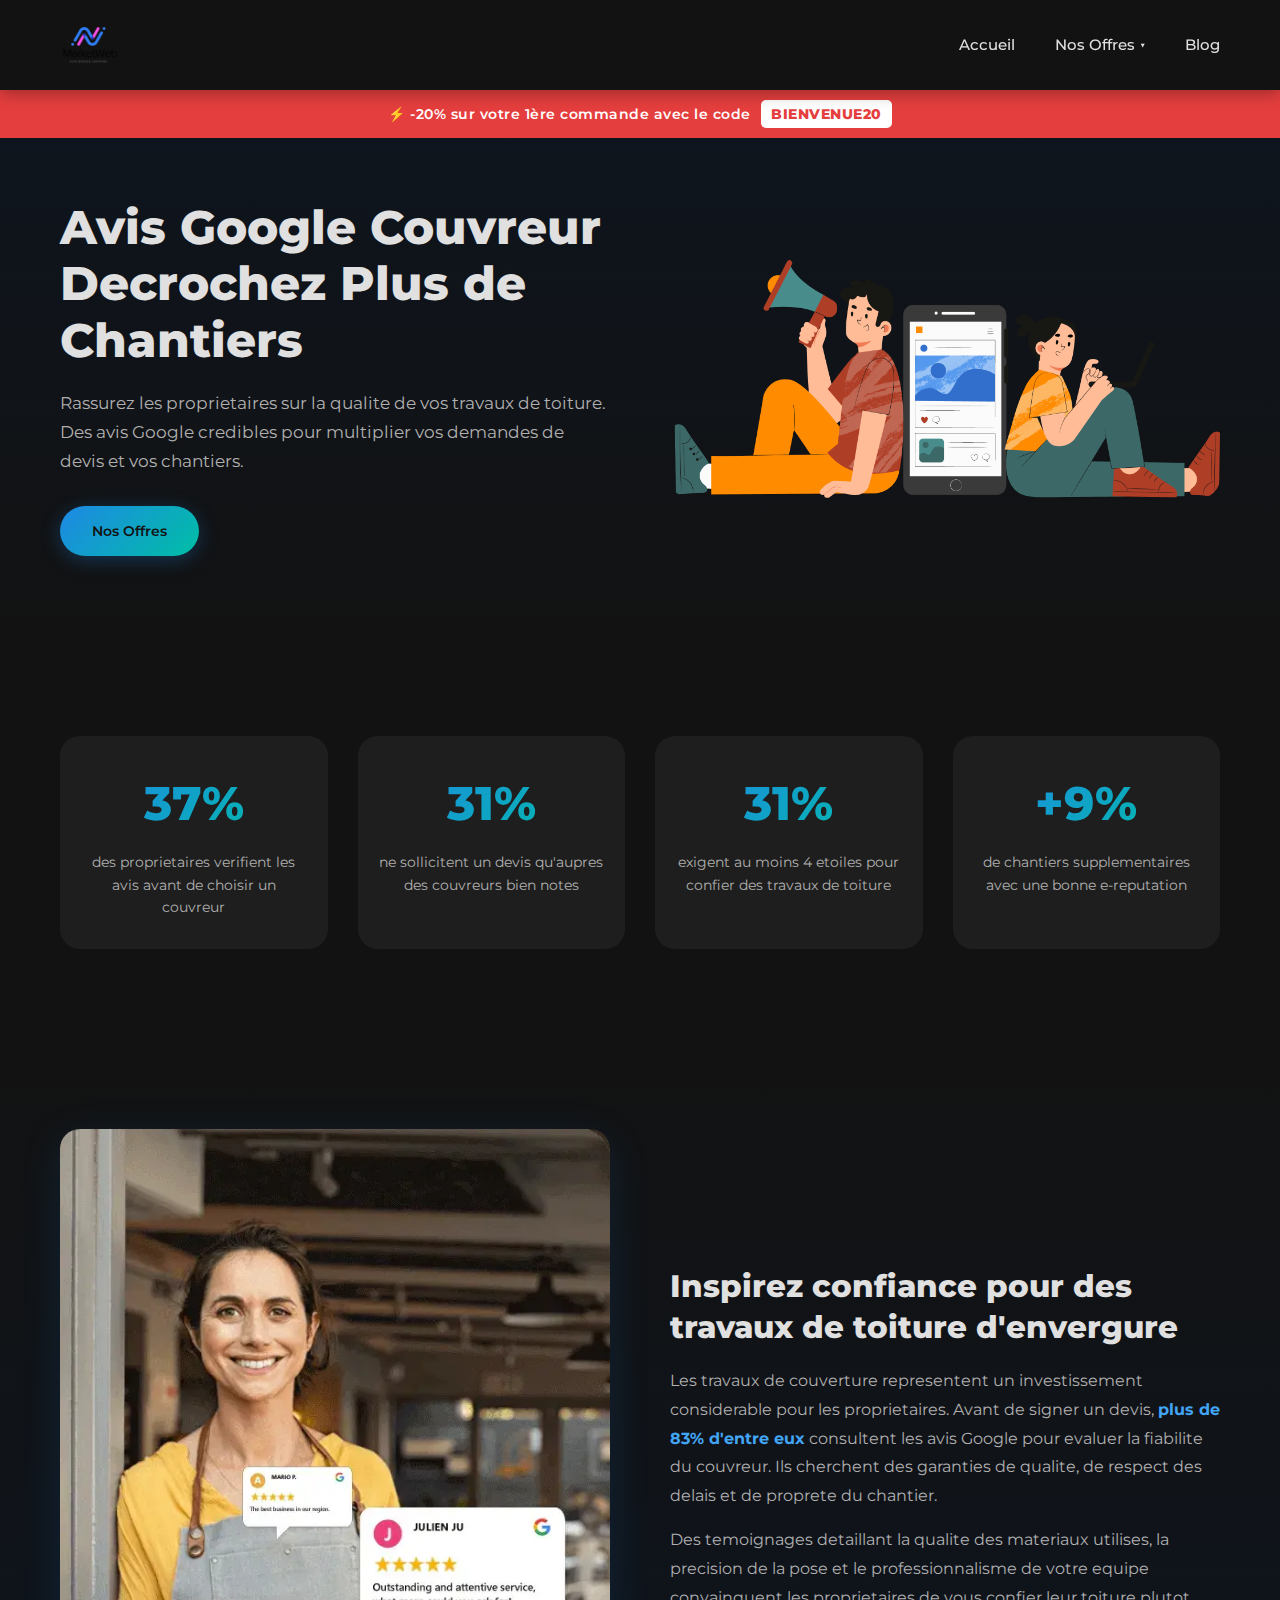
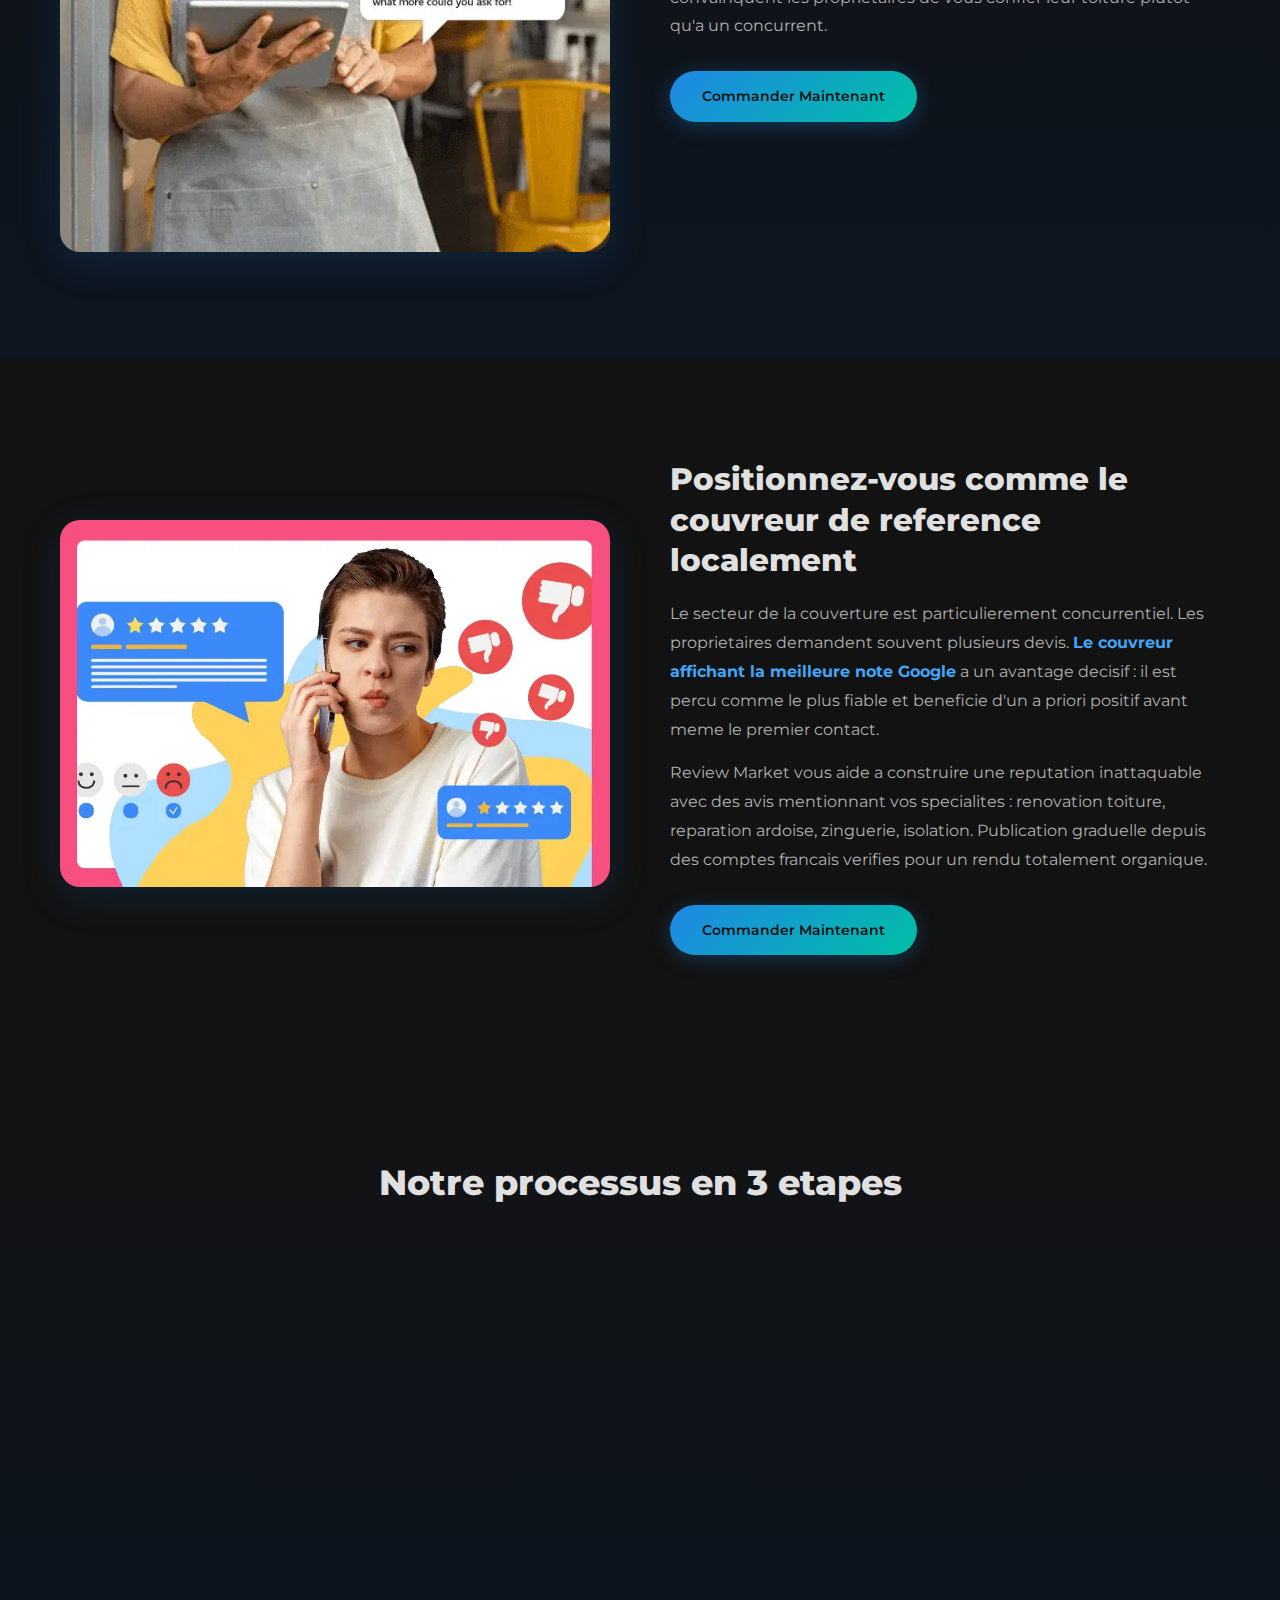
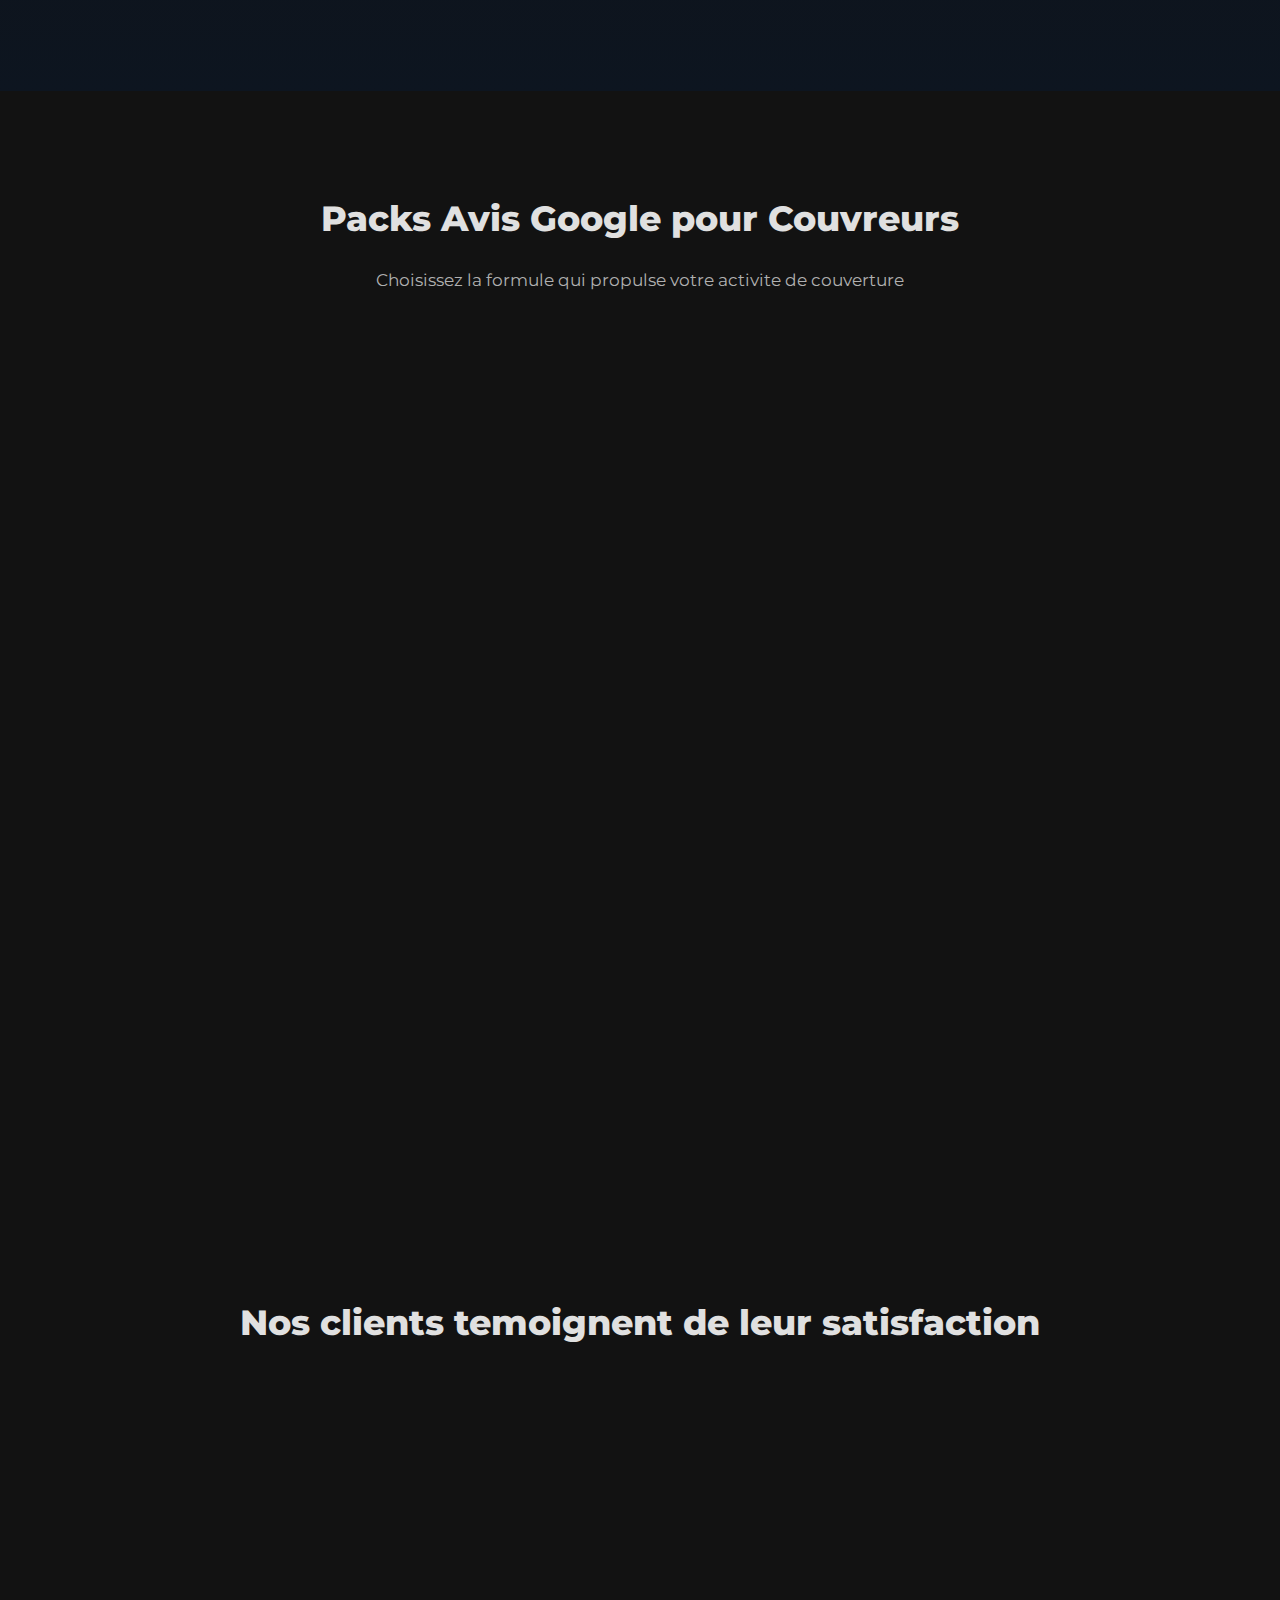
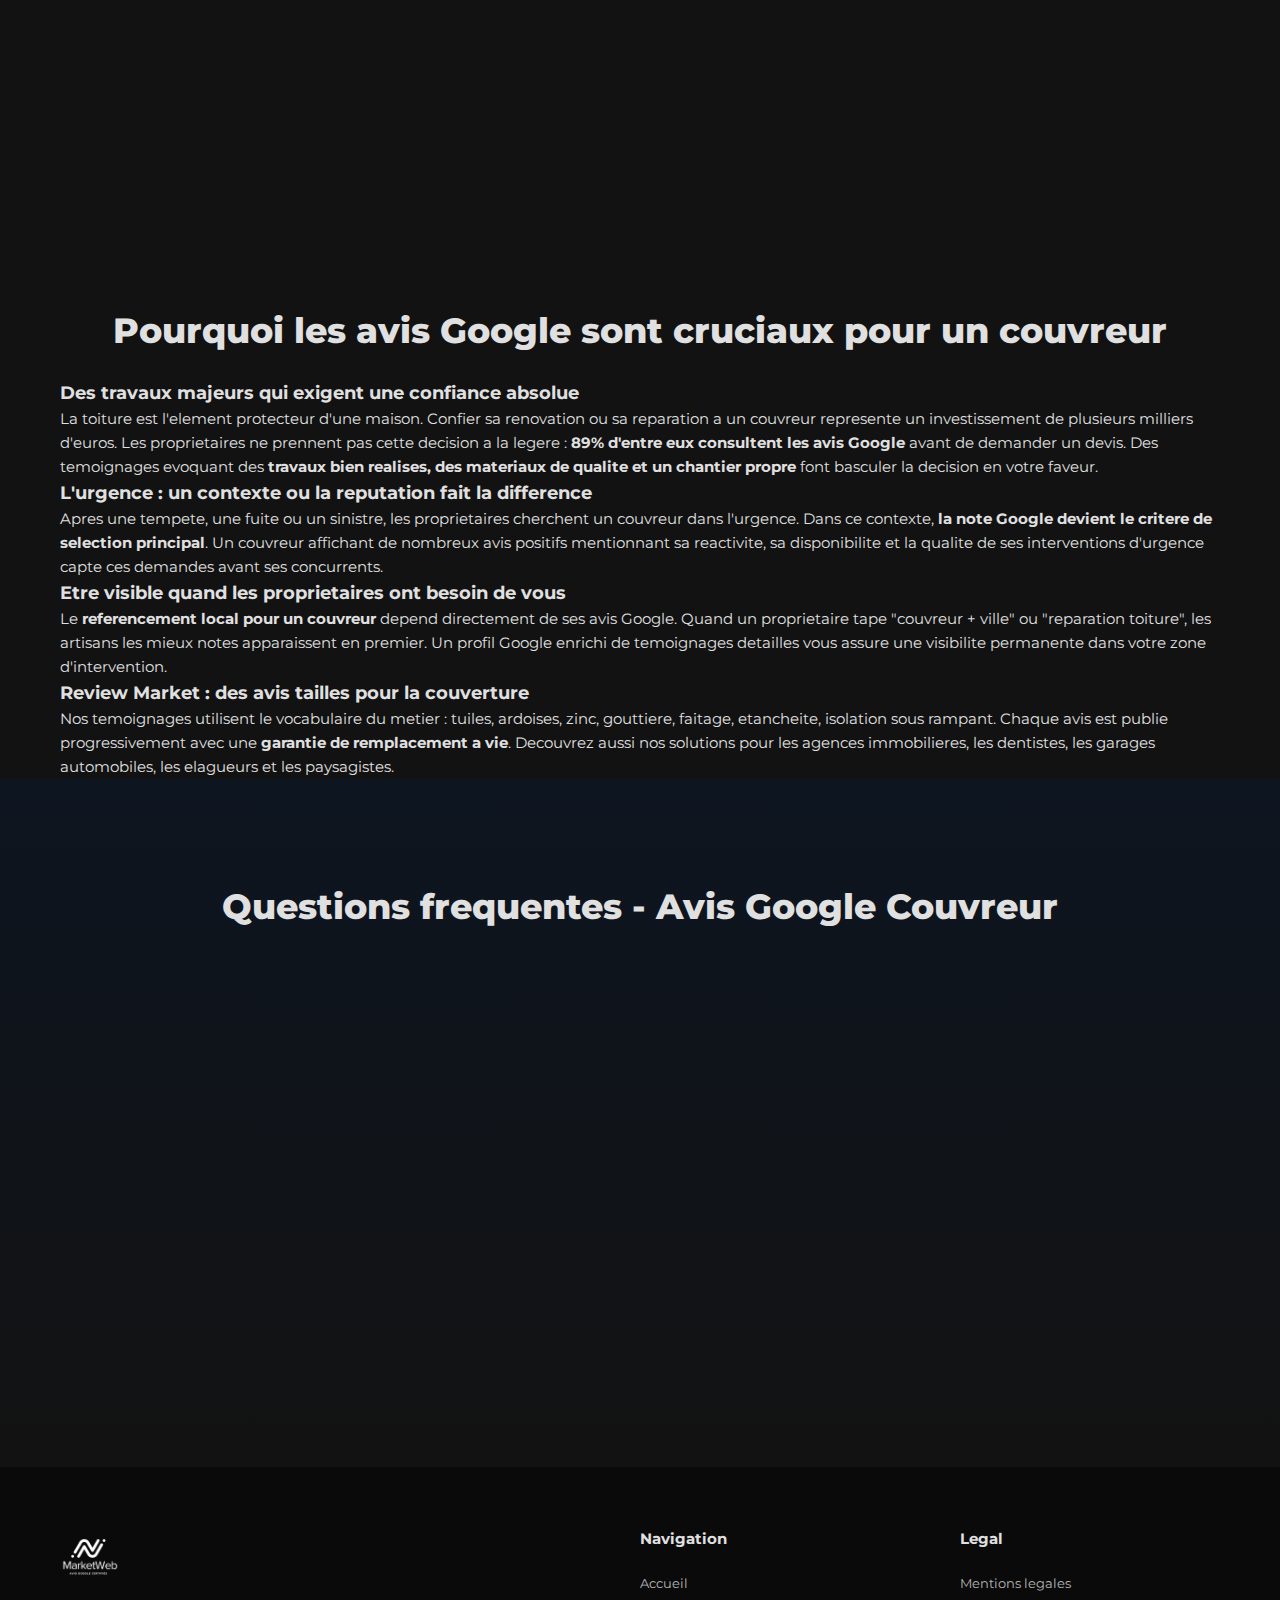
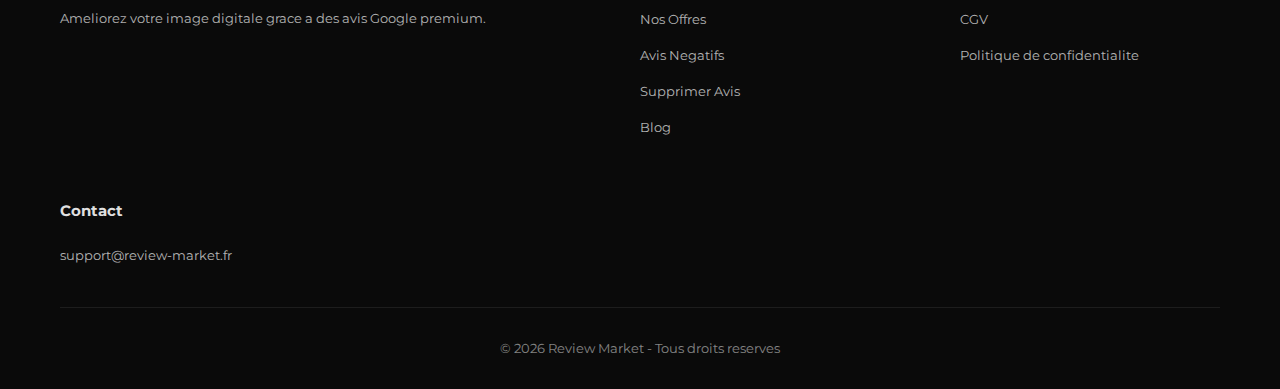
<file: avis-google-couvreur.html>
<!DOCTYPE html>
<html lang="fr">
<head>
    <meta charset="UTF-8">
    <meta name="viewport" content="width=device-width, initial-scale=1.0">
    <meta name="robots" content="index, follow">
    <title>Avis Google Couvreur - Decrochez Plus de Chantiers</title>
    <meta name="description" content="Boostez la reputation de votre entreprise de couverture avec des avis Google positifs. Decrochez plus de chantiers, rassurez vos clients sur la qualite de vos travaux. Garantie a vie.">
    <link rel="canonical" href="https://review-market.fr/avis-google-couvreur.html"/>
    <link rel="alternate" hreflang="fr-FR" href="https://review-market.fr/avis-google-couvreur.html"/>
    <link rel="preconnect" href="https://fonts.googleapis.com">
    <link rel="preconnect" href="https://fonts.gstatic.com" crossorigin>
    <link href="https://fonts.googleapis.com/css2?family=Montserrat:wght@400;500;600;700;800&display=swap" rel="stylesheet">
    <link rel="stylesheet" href="styles.css">
    <link rel="icon" type="image/x-icon" href="/favicon.ico">
    <link rel="shortcut icon" href="/favicon.ico">
    <link rel="apple-touch-icon" type="image/png" sizes="96x96" href="./logo/apple-icon-96x96.png">
    <link rel="icon" type="image/png" sizes="32x32" href="./logo/android-icon-32x32.png">
    <link rel="icon" type="image/png" sizes="96x96" href="./logo/android-icon-96x96.png">
    <meta name="msapplication-TileColor" content="#ffffff">
    <meta name="msapplication-TileImage" content="./logo/ms-icon-96x96.png">
    <meta property="og:type" content="website">
    <meta property="og:url" content="https://review-market.fr/avis-google-couvreur.html">
    <meta property="og:title" content="Avis Google Couvreur - Decrochez Plus de Chantiers">
    <meta property="og:description" content="Renforcez la reputation de votre entreprise de couverture avec des avis Google. Inspirez confiance pour vos travaux de toiture.">
    <meta property="og:image" content="https://review-market.fr/acheter-avis-google-hero.png">
    <meta property="og:locale" content="fr_FR">
    <meta property="og:site_name" content="Review Market">
    <meta name="twitter:card" content="summary_large_image">
    <meta name="twitter:title" content="Avis Google Couvreur - Decrochez Plus de Chantiers">
    <meta name="twitter:description" content="Renforcez la reputation de votre entreprise de couverture avec des avis Google. Inspirez confiance pour vos travaux de toiture.">
    <meta name="twitter:image" content="https://review-market.fr/acheter-avis-google-hero.png">
    <script type="application/ld+json">
    {
        "@context": "https://schema.org",
        "@type": "BreadcrumbList",
        "itemListElement": [
            {"@type": "ListItem", "position": 1, "name": "Accueil", "item": "https://review-market.fr/"},
            {"@type": "ListItem", "position": 2, "name": "Avis Google Couvreur", "item": "https://review-market.fr/avis-google-couvreur.html"}
        ]
    }
    </script>
    <script type="application/ld+json">
    {
        "@context": "https://schema.org",
        "@type": "Service",
        "serviceType": "Achat d'avis Google pour couvreurs",
        "provider": {"@type": "Organization", "name": "Review Market"},
        "areaServed": {"@type": "Country", "name": "France"},
        "description": "Service d'achat d'avis Google positifs specialise pour les couvreurs et entreprises de toiture. Decrochez plus de chantiers, rassurez vos clients sur la qualite de vos materiaux et interventions."
    }
    </script>
    <script type="application/ld+json">
    {
        "@context": "https://schema.org",
        "@type": "FAQPage",
        "mainEntity": [
            {"@type": "Question", "name": "Les avis peuvent-ils mentionner differents types de travaux de couverture ?", "acceptedAnswer": {"@type": "Answer", "text": "Oui, nous redigeons des avis couvrant toutes vos specialites : renovation de toiture, pose de tuiles, zinguerie, etancheite, isolation par l'exterieur, pose de velux, reparation de cheminee. Cette variete renforce votre image de couvreur polyvalent et experimente."}},
            {"@type": "Question", "name": "Les avis Google sont-ils utiles en contexte d'urgence apres une tempete ?", "acceptedAnswer": {"@type": "Answer", "text": "Absolument. Apres une tempete ou un sinistre, les proprietaires cherchent un couvreur de confiance en urgence. Ils n'ont pas le temps de comparer longuement et choisissent les mieux notes. Des avis mentionnant votre reactivite et la qualite de vos interventions d'urgence font toute la difference."}},
            {"@type": "Question", "name": "Les avis peuvent-ils influencer les recommandations par les assurances ?", "acceptedAnswer": {"@type": "Answer", "text": "Les assureurs et experts orientent souvent leurs assures vers les artisans les mieux notes localement. Un profil Google riche en avis positifs augmente vos chances d'etre recommande lors de sinistres, ce qui represente une source reguliere de chantiers."}},
            {"@type": "Question", "name": "Quel volume d'avis recommandez-vous pour un couvreur ?", "acceptedAnswer": {"@type": "Answer", "text": "Pour un couvreur, nous recommandons un minimum de 25 avis pour etablir une base solide. Le pack 50 avis est ideal pour se positionner comme leader local. Les avis sont publies progressivement, a raison de 1 a 2 par jour, pour un rendu parfaitement naturel."}}
        ]
    }
    </script>
    <script type="application/ld+json">
    {
        "@context": "https://schema.org",
        "@type": "ItemList",
        "name": "Nos Offres Avis Positifs",
        "itemListElement": [
            {"@type": "Product", "position": 1, "name": "25 Avis Positifs + 5 offerts", "description": "Pack de 25 avis Google positifs avec comptes francais, textes personnalises, garantie a vie et service client 24/7.", "image": "https://review-market.fr/logo.png", "offers": {"@type": "Offer", "price": "99", "priceCurrency": "EUR", "availability": "https://schema.org/InStock", "shippingDetails": {"@type": "OfferShippingDetails", "shippingRate": {"@type": "MonetaryAmount", "value": "0", "currency": "EUR"}, "deliveryTime": {"@type": "ShippingDeliveryTime", "handlingTime": {"@type": "QuantitativeValue", "minValue": 1, "maxValue": 2, "unitCode": "DAY"}, "transitTime": {"@type": "QuantitativeValue", "minValue": 12, "maxValue": 30, "unitCode": "DAY"}}, "shippingDestination": {"@type": "DefinedRegion", "addressCountry": "FR"}}, "hasMerchantReturnPolicy": {"@type": "MerchantReturnPolicy", "applicableCountry": "FR", "returnPolicyCategory": "https://schema.org/MerchantReturnNotPermitted"}}},
            {"@type": "Product", "position": 2, "name": "50 Avis Positifs + 10 offerts", "description": "Pack de 50 avis Google positifs avec comptes francais, textes personnalises, garantie a vie et service client 24/7.", "image": "https://review-market.fr/logo.png", "offers": {"@type": "Offer", "price": "169", "priceCurrency": "EUR", "availability": "https://schema.org/InStock", "shippingDetails": {"@type": "OfferShippingDetails", "shippingRate": {"@type": "MonetaryAmount", "value": "0", "currency": "EUR"}, "deliveryTime": {"@type": "ShippingDeliveryTime", "handlingTime": {"@type": "QuantitativeValue", "minValue": 1, "maxValue": 2, "unitCode": "DAY"}, "transitTime": {"@type": "QuantitativeValue", "minValue": 25, "maxValue": 60, "unitCode": "DAY"}}, "shippingDestination": {"@type": "DefinedRegion", "addressCountry": "FR"}}, "hasMerchantReturnPolicy": {"@type": "MerchantReturnPolicy", "applicableCountry": "FR", "returnPolicyCategory": "https://schema.org/MerchantReturnNotPermitted"}}},
            {"@type": "Product", "position": 3, "name": "100 Avis Positifs + 20 offerts", "description": "Pack de 100 avis Google positifs avec comptes francais, textes personnalises, garantie a vie et service client 24/7.", "image": "https://review-market.fr/logo.png", "offers": {"@type": "Offer", "price": "279", "priceCurrency": "EUR", "availability": "https://schema.org/InStock", "shippingDetails": {"@type": "OfferShippingDetails", "shippingRate": {"@type": "MonetaryAmount", "value": "0", "currency": "EUR"}, "deliveryTime": {"@type": "ShippingDeliveryTime", "handlingTime": {"@type": "QuantitativeValue", "minValue": 1, "maxValue": 2, "unitCode": "DAY"}, "transitTime": {"@type": "QuantitativeValue", "minValue": 50, "maxValue": 120, "unitCode": "DAY"}}, "shippingDestination": {"@type": "DefinedRegion", "addressCountry": "FR"}}, "hasMerchantReturnPolicy": {"@type": "MerchantReturnPolicy", "applicableCountry": "FR", "returnPolicyCategory": "https://schema.org/MerchantReturnNotPermitted"}}}
        ]
    }
    </script>
</head>
<body>
    <header class="header">
        <div class="container">
            <a href="https://review-market.fr" class="logo">
                <img src="logo.png" alt="Review Market - Service d'avis Google" title="Review Market" width="512" height="512" class="logo-img">
            </a>
            <nav class="nav">
                <ul class="nav-list">
                    <li><a href="https://review-market.fr" class="nav-link">Accueil</a></li>
                    <li class="nav-item dropdown">
                        <a href="#" class="nav-link">Nos Offres <span class="dropdown-arrow">&#9660;</span></a>
                        <div class="dropdown-menu">
                            <a href="https://review-market.fr#offres">Avis Positifs</a>
                            <a href="acheter-avis-negatif-google.html#offres">Avis N&eacute;gatifs</a>
                            <a href="supprimer-avis-google.html#offres">Supprimer Avis</a>
                        </div>
                    </li>
                    <li><a href="https://review-market.fr/blog/" class="nav-link">Blog</a></li>
                </ul>
            </nav>
            <button class="menu-toggle" aria-label="Menu">
                <span></span><span></span><span></span>
            </button>
        </div>
    </header>
    <div class="promo-bar">&#x26A1; -20% sur votre 1&egrave;re commande avec le code <span class="promo-code">BIENVENUE20</span></div>

    <section id="accueil" class="hero">
        <div class="container">
            <div class="hero-content">
                <h1>Avis Google Couvreur <br> Decrochez Plus de Chantiers</h1>
                <p class="hero-subtitle">Rassurez les proprietaires sur la qualite de vos travaux de toiture. Des avis Google credibles pour multiplier vos demandes de devis et vos chantiers.</p>
                <a href="#offres-positifs" class="btn btn-primary" title="avis google couvreur">Nos Offres</a>
            </div>
            <div class="hero-image">
                <img src="acheter-avis-google-hero.png" alt="avis google couvreur" title="acheter avis google couvreur toiture" width="964" height="421" class="hero-img" loading="eager">
            </div>
        </div>
    </section>

    <section class="stats">
        <div class="container">
            <div class="stat-card">
                <div class="stat-number" data-target="89" data-suffix="%">89%</div>
                <p>des proprietaires verifient les avis avant de choisir un couvreur</p>
            </div>
            <div class="stat-card">
                <div class="stat-number" data-target="75" data-suffix="%">75%</div>
                <p>ne sollicitent un devis qu'aupres des couvreurs bien notes</p>
            </div>
            <div class="stat-card">
                <div class="stat-number" data-target="75" data-suffix="%">75%</div>
                <p>exigent au moins 4 etoiles pour confier des travaux de toiture</p>
            </div>
            <div class="stat-card">
                <div class="stat-number" data-target="0" data-static="+9%">+9%</div>
                <p>de chantiers supplementaires avec une bonne e-reputation</p>
            </div>
        </div>
    </section>

    <section class="credibility">
        <div class="container">
            <div class="credibility-image">
                <img src="credibilite-avis-google.webp" alt="avis google couvreur credibilite toiture" title="renforcer credibilite couvreur avis google" width="601" height="791" class="credibility-img" loading="lazy">
            </div>
            <div class="credibility-content">
                <h2>Inspirez confiance pour des travaux de toiture d'envergure</h2>
                <p>Les travaux de couverture representent un investissement considerable pour les proprietaires. Avant de signer un devis, <strong>plus de 83% d'entre eux</strong> consultent les avis Google pour evaluer la fiabilite du couvreur. Ils cherchent des garanties de qualite, de respect des delais et de proprete du chantier.</p>
                <p>Des temoignages detaillant la qualite des materiaux utilises, la precision de la pose et le professionnalisme de votre equipe convainquent les proprietaires de vous confier leur toiture plutot qu'a un concurrent.</p>
                <a href="#offres-positifs" class="btn btn-primary">Commander Maintenant</a>
            </div>
        </div>
    </section>

    <section class="credibility credibility-reverse">
        <div class="container">
            <div class="credibility-content">
                <h2>Positionnez-vous comme le couvreur de reference localement</h2>
                <p>Le secteur de la couverture est particulierement concurrentiel. Les proprietaires demandent souvent plusieurs devis. <strong>Le couvreur affichant la meilleure note Google</strong> a un avantage decisif : il est percu comme le plus fiable et beneficie d'un a priori positif avant meme le premier contact.</p>
                <p>Review Market vous aide a construire une reputation inattaquable avec des avis mentionnant vos specialites : renovation toiture, reparation ardoise, zinguerie, isolation. Publication graduelle depuis des comptes francais verifies pour un rendu totalement organique.</p>
                <a href="#offres-positifs" class="btn btn-primary" title="acheter avis google couvreur">Commander Maintenant</a>
            </div>
            <div class="credibility-image">
                <img src="avis-clients-google.webp" alt="avis clients couvreur google" title="temoignages clients couvreur toiture" width="900" height="600" class="credibility-img" loading="lazy">
            </div>
        </div>
    </section>

    <section class="how-it-works">
        <div class="container">
            <h2 class="section-title">Notre processus en 3 etapes</h2>
            <div class="steps">
                <div class="step">
                    <div class="step-icon"><span>1</span></div>
                    <h3>Choisissez votre formule</h3>
                    <p>Optez pour le pack qui correspond a vos objectifs de reputation. Votre demande est traitee immediatement apres validation du paiement.</p>
                </div>
                <div class="step">
                    <div class="step-icon"><span>2</span></div>
                    <h3>Echange via WhatsApp</h3>
                    <p>Notre equipe vous contacte pour recueillir les details de votre etablissement. Nous creons ainsi des avis personnalises, credibles et en phase avec votre secteur.</p>
                </div>
                <div class="step">
                    <div class="step-icon"><span>3</span></div>
                    <h3>Publication progressive</h3>
                    <p>Les avis apparaissent graduellement pour un effet 100% naturel. Votre notoriete, votre image de marque et vos conversions progressent de jour en jour.</p>
                </div>
            </div>
        </div>
    </section>

    <section id="offres-positifs" class="pricing">
        <div class="container">
            <h2 class="section-title">Packs Avis Google pour Couvreurs</h2>
            <p class="section-subtitle">Choisissez la formule qui propulse votre activite de couverture</p>
            <div class="pricing-cards">
                <div class="pricing-card">
                    <div class="pricing-header">
                        <h3>25 Avis Positifs</h3>
                        <div class="pricing-bonus">+ 5 offerts</div>
                    </div>
                    <div class="pricing-price">
                        <span class="price">99&euro;</span>
                    </div>
                    <ul class="pricing-features">
                        <li><span class="check">&#10003;</span> Comptes &#127467;&#127479;</li>
                        <li><span class="check">&#10003;</span> Nom prenom &#127467;&#127479;</li>
                        <li><span class="check">&#10003;</span> Textes Personnalises</li>
                        <li><span class="check">&#10003;</span> Fournissez vos Textes</li>
                        <li><span class="check">&#10003;</span> Fournissez vos Images</li>
                        <li><span class="check">&#10003;</span> Garantie a vie</li>
                        <li><span class="check">&#10003;</span> Rythme 1 a 2 avis/jrs</li>
                        <li><span class="check">&#10003;</span> Service Client 24/7</li>
                    </ul>
                    <a href="https://buy.stripe.com/cNi00i45B4re0GS8bRabK0z" class="btn btn-outline" target="_blank" rel="noopener noreferrer">Commander</a>
                </div>
                <div class="pricing-card featured">
                    <div class="pricing-badge">Populaire</div>
                    <div class="pricing-header">
                        <h3>50 Avis Positifs</h3>
                        <div class="pricing-bonus">+ 10 offerts</div>
                    </div>
                    <div class="pricing-price">
                        <span class="price">169&euro;</span>
                    </div>
                    <ul class="pricing-features">
                        <li><span class="check">&#10003;</span> Comptes &#127467;&#127479;</li>
                        <li><span class="check">&#10003;</span> Nom prenom &#127467;&#127479;</li>
                        <li><span class="check">&#10003;</span> Textes Personnalises</li>
                        <li><span class="check">&#10003;</span> Fournissez vos Textes</li>
                        <li><span class="check">&#10003;</span> Fournissez vos Images</li>
                        <li><span class="check">&#10003;</span> Garantie a vie</li>
                        <li><span class="check">&#10003;</span> Rythme 1 a 2 avis/jrs</li>
                        <li><span class="check">&#10003;</span> Service Client 24/7</li>
                    </ul>
                    <a href="https://buy.stripe.com/28E28qfOj3na1KW3VBabK0A" class="btn btn-primary" title="acheter avis google couvreur" target="_blank" rel="noopener noreferrer">Commander</a>
                </div>
                <div class="pricing-card">
                    <div class="pricing-header">
                        <h3>100 Avis Positifs</h3>
                        <div class="pricing-bonus">+ 20 offerts</div>
                    </div>
                    <div class="pricing-price">
                        <span class="price">279&euro;</span>
                    </div>
                    <ul class="pricing-features">
                        <li><span class="check">&#10003;</span> Comptes &#127467;&#127479;</li>
                        <li><span class="check">&#10003;</span> Nom prenom &#127467;&#127479;</li>
                        <li><span class="check">&#10003;</span> Textes Personnalises</li>
                        <li><span class="check">&#10003;</span> Fournissez vos Textes</li>
                        <li><span class="check">&#10003;</span> Fournissez vos Images</li>
                        <li><span class="check">&#10003;</span> Garantie a vie</li>
                        <li><span class="check">&#10003;</span> Rythme 1 a 2 avis/jrs</li>
                        <li><span class="check">&#10003;</span> Service Client 24/7</li>
                    </ul>
                    <a href="https://buy.stripe.com/00wfZg59F1f2exI77NabK0B" title="achat avis google couvreur toiture" class="btn btn-outline" target="_blank" rel="noopener noreferrer">Commander</a>
                </div>
            </div>
        </div>
    </section>

    <section class="testimonials">
        <div class="container">
            <h2 class="section-title">Nos clients temoignent de leur satisfaction</h2>
            <div class="testimonials-grid">
                <div class="testimonial-card">
                    <img src="temoignage-achat-avis-google-1.webp" alt="temoignage couvreur avis google" title="avis google couvreur temoignage client" width="768" height="1496" class="testimonial-img" loading="lazy">
                </div>
                <div class="testimonial-card">
                    <img src="temoignage-achat-avis-google-2.webp" alt="retour experience couvreur avis" title="experience achat avis google couvreur" width="768" height="1496" class="testimonial-img" loading="lazy">
                </div>
                <div class="testimonial-card">
                    <img src="temoignage-achat-avis-google-3.webp" alt="avis positif couvreur google" title="achat avis positif couvreur toiture" width="768" height="1496" class="testimonial-img" loading="lazy">
                </div>
                <div class="testimonial-card">
                    <img src="temoignage-achat-avis-google-4.webp" alt="couvreur reputation google" title="reputation couvreur avis google" width="768" height="1496" class="testimonial-img" loading="lazy">
                </div>
                <div class="testimonial-card">
                    <img src="temoignage-achat-avis-google-5.webp" alt="chantiers couvreur avis google" title="decrocher chantiers grace avis google" width="768" height="1496" class="testimonial-img" loading="lazy">
                </div>
            </div>
        </div>
    </section>

    <section class="seo-content">
        <div class="container">
            <h2 class="section-title">Pourquoi les avis Google sont cruciaux pour un couvreur</h2>
            <div class="seo-text">
                <h3>Des travaux majeurs qui exigent une confiance absolue</h3>
                <p>La toiture est l'element protecteur d'une maison. Confier sa renovation ou sa reparation a un couvreur represente un investissement de plusieurs milliers d'euros. Les proprietaires ne prennent pas cette decision a la legere : <strong>89% d'entre eux consultent les avis Google</strong> avant de demander un devis. Des temoignages evoquant des <strong>travaux bien realises, des materiaux de qualite et un chantier propre</strong> font basculer la decision en votre faveur.</p>
                <h3>L'urgence : un contexte ou la reputation fait la difference</h3>
                <p>Apres une tempete, une fuite ou un sinistre, les proprietaires cherchent un couvreur dans l'urgence. Dans ce contexte, <strong>la note Google devient le critere de selection principal</strong>. Un couvreur affichant de nombreux avis positifs mentionnant sa reactivite, sa disponibilite et la qualite de ses interventions d'urgence capte ces demandes avant ses concurrents.</p>
                <h3>Etre visible quand les proprietaires ont besoin de vous</h3>
                <p>Le <strong>referencement local pour un couvreur</strong> depend directement de ses avis Google. Quand un proprietaire tape "couvreur + ville" ou "reparation toiture", les artisans les mieux notes apparaissent en premier. Un profil Google enrichi de temoignages detailles vous assure une visibilite permanente dans votre zone d'intervention.</p>
                <h3>Review Market : des avis tailles pour la couverture</h3>
                <p>Nos temoignages utilisent le vocabulaire du metier : tuiles, ardoises, zinc, gouttiere, faitage, etancheite, isolation sous rampant. Chaque avis est publie progressivement avec une <strong>garantie de remplacement a vie</strong>. Decouvrez aussi nos solutions pour les <a href="avis-google-agence-immobiliere.html">agences immobilieres</a>, les <a href="avis-google-dentiste.html">dentistes</a>, les <a href="avis-google-garage-automobile.html">garages automobiles</a>, les <a href="avis-google-elagueur.html">elagueurs</a> et les <a href="avis-google-paysagiste.html">paysagistes</a>.</p>
            </div>
        </div>
    </section>

    <section class="faq">
        <div class="container">
            <h2 class="section-title">Questions frequentes - Avis Google Couvreur</h2>
            <div class="faq-list">
                <div class="faq-item">
                    <button class="faq-question">
                        <span>Les avis peuvent-ils mentionner differents types de travaux de couverture ?</span>
                        <span class="faq-icon">+</span>
                    </button>
                    <div class="faq-answer">
                        <p>Oui, nous redigeons des avis couvrant toutes vos specialites : renovation de toiture, pose de tuiles, zinguerie, etancheite, isolation par l'exterieur, pose de velux, reparation de cheminee. Cette variete renforce votre image de couvreur polyvalent et experimente.</p>
                    </div>
                </div>
                <div class="faq-item">
                    <button class="faq-question">
                        <span>Les avis Google sont-ils utiles en contexte d'urgence apres une tempete ?</span>
                        <span class="faq-icon">+</span>
                    </button>
                    <div class="faq-answer">
                        <p>Absolument. Apres une tempete ou un sinistre, les proprietaires cherchent un couvreur de confiance en urgence. Ils n'ont pas le temps de comparer longuement et choisissent les mieux notes. Des avis mentionnant votre reactivite et la qualite de vos interventions d'urgence font toute la difference.</p>
                    </div>
                </div>
                <div class="faq-item">
                    <button class="faq-question">
                        <span>Les avis peuvent-ils influencer les recommandations par les assurances ?</span>
                        <span class="faq-icon">+</span>
                    </button>
                    <div class="faq-answer">
                        <p>Les assureurs et experts orientent souvent leurs assures vers les artisans les mieux notes localement. Un profil Google riche en avis positifs augmente vos chances d'etre recommande lors de sinistres, ce qui represente une source reguliere de chantiers.</p>
                    </div>
                </div>
                <div class="faq-item">
                    <button class="faq-question">
                        <span>Quel volume d'avis recommandez-vous pour un couvreur ?</span>
                        <span class="faq-icon">+</span>
                    </button>
                    <div class="faq-answer">
                        <p>Pour un couvreur, nous recommandons un minimum de 25 avis pour etablir une base solide. Le pack 50 avis est ideal pour se positionner comme leader local. Les avis sont publies progressivement, a raison de 1 a 2 par jour, pour un rendu parfaitement naturel.</p>
                    </div>
                </div>
            </div>
        </div>
    </section>

    <footer class="footer">
        <div class="container">
            <div class="footer-content">
                <div class="footer-brand">
                    <a href="https://review-market.fr" class="logo">
                        <img src="logo.png" alt="Review Market - avis google couvreur" title="Review Market" class="logo-img" width="512" height="512">
                    </a>
                    <p>Ameliorez votre image digitale grace a des avis Google premium.</p>
                </div>
                <div class="footer-links">
                    <h4>Navigation</h4>
                    <ul>
                        <li><a href="https://review-market.fr">Accueil</a></li>
                        <li><a href="https://review-market.fr#offres">Nos Offres</a></li>
                        <li><a href="acheter-avis-negatif-google.html">Avis Negatifs</a></li>
                        <li><a href="supprimer-avis-google.html">Supprimer Avis</a></li>
                        <li><a href="https://review-market.fr/blog/">Blog</a></li>
                    </ul>
                </div>
                <div class="footer-links">
                    <h4>Legal</h4>
                    <ul>
                        <li><a href="#">Mentions legales</a></li>
                        <li><a href="#">CGV</a></li>
                        <li><a href="#">Politique de confidentialite</a></li>
                    </ul>
                </div>
                <div class="footer-links">
                    <h4>Contact</h4>
                    <ul>
                        <li><a href="mailto:support@review-market.fr">support@review-market.fr</a></li>
                    </ul>
                </div>
            </div>
            <div class="footer-bottom">
                <p>&copy; 2026 Review Market - Tous droits reserves</p>
            </div>
        </div>
    </footer>

    <script>
        document.addEventListener('DOMContentLoaded', function() {
            const menuToggle = document.querySelector('.menu-toggle');
            const nav = document.querySelector('.nav');
            if (menuToggle && nav) {
                menuToggle.addEventListener('click', function() {
                    nav.classList.toggle('active');
                    menuToggle.classList.toggle('active');
                });
                const navLinks = document.querySelectorAll('.nav-link:not(.nav-item.dropdown > .nav-link)');
                navLinks.forEach(link => {
                    link.addEventListener('click', function() {
                        nav.classList.remove('active');
                        menuToggle.classList.remove('active');
                    });
                });
            }
            const dropdowns = document.querySelectorAll('.nav-item.dropdown');
            dropdowns.forEach(dropdown => {
                const dropdownLink = dropdown.querySelector('.nav-link');
                dropdownLink.addEventListener('click', function(e) {
                    if (window.innerWidth <= 768) {
                        e.preventDefault();
                        dropdown.classList.toggle('active');
                    }
                });
            });
            const dropdownMenuLinks = document.querySelectorAll('.dropdown-menu a');
            dropdownMenuLinks.forEach(link => {
                link.addEventListener('click', function() {
                    if (window.innerWidth <= 768) {
                        const nav = document.querySelector('.nav');
                        const menuToggle = document.querySelector('.menu-toggle');
                        nav.classList.remove('active');
                        menuToggle.classList.remove('active');
                        document.querySelectorAll('.nav-item.dropdown').forEach(d => d.classList.remove('active'));
                    }
                });
            });
            const anchorLinks = document.querySelectorAll('a[href^="#"]');
            anchorLinks.forEach(link => {
                link.addEventListener('click', function(e) {
                    e.preventDefault();
                    const targetId = this.getAttribute('href');
                    const targetElement = document.querySelector(targetId);
                    if (targetElement) {
                        const headerHeight = document.querySelector('.header').offsetHeight;
                        const targetPosition = targetElement.offsetTop - headerHeight;
                        window.scrollTo({ top: targetPosition, behavior: 'smooth' });
                    }
                });
            });
            const faqItems = document.querySelectorAll('.faq-item');
            faqItems.forEach(item => {
                const question = item.querySelector('.faq-question');
                question.addEventListener('click', function() {
                    faqItems.forEach(otherItem => {
                        if (otherItem !== item && otherItem.classList.contains('active')) {
                            otherItem.classList.remove('active');
                        }
                    });
                    item.classList.toggle('active');
                });
            });
            const sections = document.querySelectorAll('section[id]');
            const navLinksAll = document.querySelectorAll('.nav-link');
            function updateActiveNav() {
                const scrollPosition = window.scrollY + 100;
                sections.forEach(section => {
                    const sectionTop = section.offsetTop;
                    const sectionHeight = section.offsetHeight;
                    const sectionId = section.getAttribute('id');
                    if (scrollPosition >= sectionTop && scrollPosition < sectionTop + sectionHeight) {
                        navLinksAll.forEach(link => {
                            link.classList.remove('active');
                            if (link.getAttribute('href') === '#' + sectionId) { link.classList.add('active'); }
                        });
                    }
                });
            }
            window.addEventListener('scroll', updateActiveNav);
            const header = document.querySelector('.header');
            function updateHeader() {
                if (window.scrollY > 50) { header.style.boxShadow = '0 4px 20px rgba(0, 0, 0, 0.1)'; }
                else { header.style.boxShadow = '0 4px 15px rgba(0, 0, 0, 0.08)'; }
            }
            window.addEventListener('scroll', updateHeader);
            const animateElements = document.querySelectorAll('.stat-card, .step, .pricing-card, .testimonial-card, .blog-card, .faq-item');
            const observerOptions = { threshold: 0.1, rootMargin: '0px 0px -50px 0px' };
            const observer = new IntersectionObserver(function(entries) {
                entries.forEach(entry => {
                    if (entry.isIntersecting) {
                        entry.target.style.opacity = '1';
                        entry.target.style.transform = 'translateY(0)';
                    }
                });
            }, observerOptions);
            animateElements.forEach(element => {
                element.style.opacity = '0';
                element.style.transform = 'translateY(30px)';
                element.style.transition = 'opacity 0.6s ease, transform 0.6s ease';
                observer.observe(element);
            });
            const statNumbers = document.querySelectorAll('.stat-number');
            let animated = false;
            function animateCounters() {
                if (animated) return;
                statNumbers.forEach(stat => {
                    const staticText = stat.getAttribute('data-static');
                    if (staticText) { stat.textContent = staticText; return; }
                    const target = parseInt(stat.getAttribute('data-target') || stat.textContent);
                    const suffix = stat.getAttribute('data-suffix') || '%';
                    if (isNaN(target) || target <= 0) return;
                    let current = 0;
                    const increment = target / 50;
                    const duration = 2000;
                    const stepTime = duration / 50;
                    const counter = setInterval(() => {
                        current += increment;
                        if (current >= target) { stat.textContent = target + suffix; clearInterval(counter); }
                        else { stat.textContent = Math.floor(current) + suffix; }
                    }, stepTime);
                });
                animated = true;
            }
            const statsSection = document.querySelector('.stats');
            if (statsSection) {
                const statsObserver = new IntersectionObserver((entries) => {
                    entries.forEach(entry => { if (entry.isIntersecting) { animateCounters(); } });
                }, { threshold: 0.5 });
                statsObserver.observe(statsSection);
            }
        });
    </script>
</body>
</html>
</file>
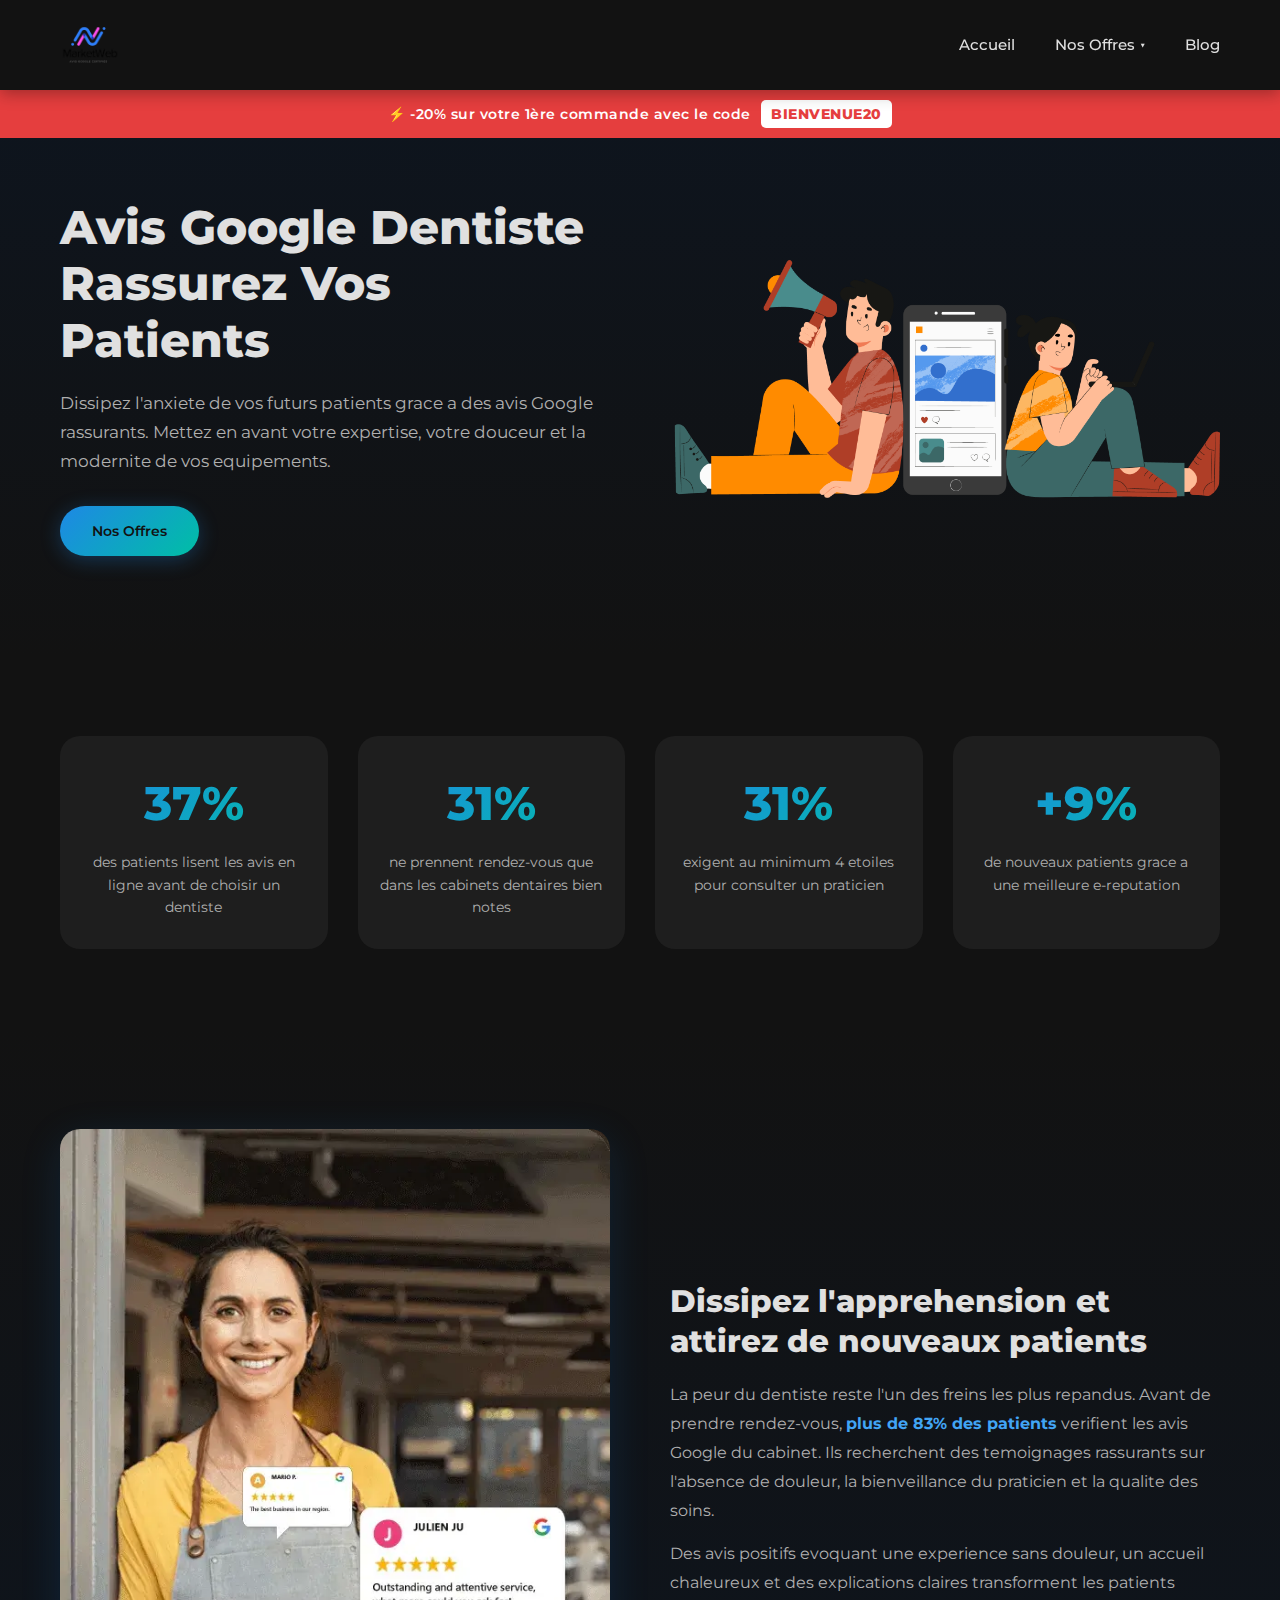
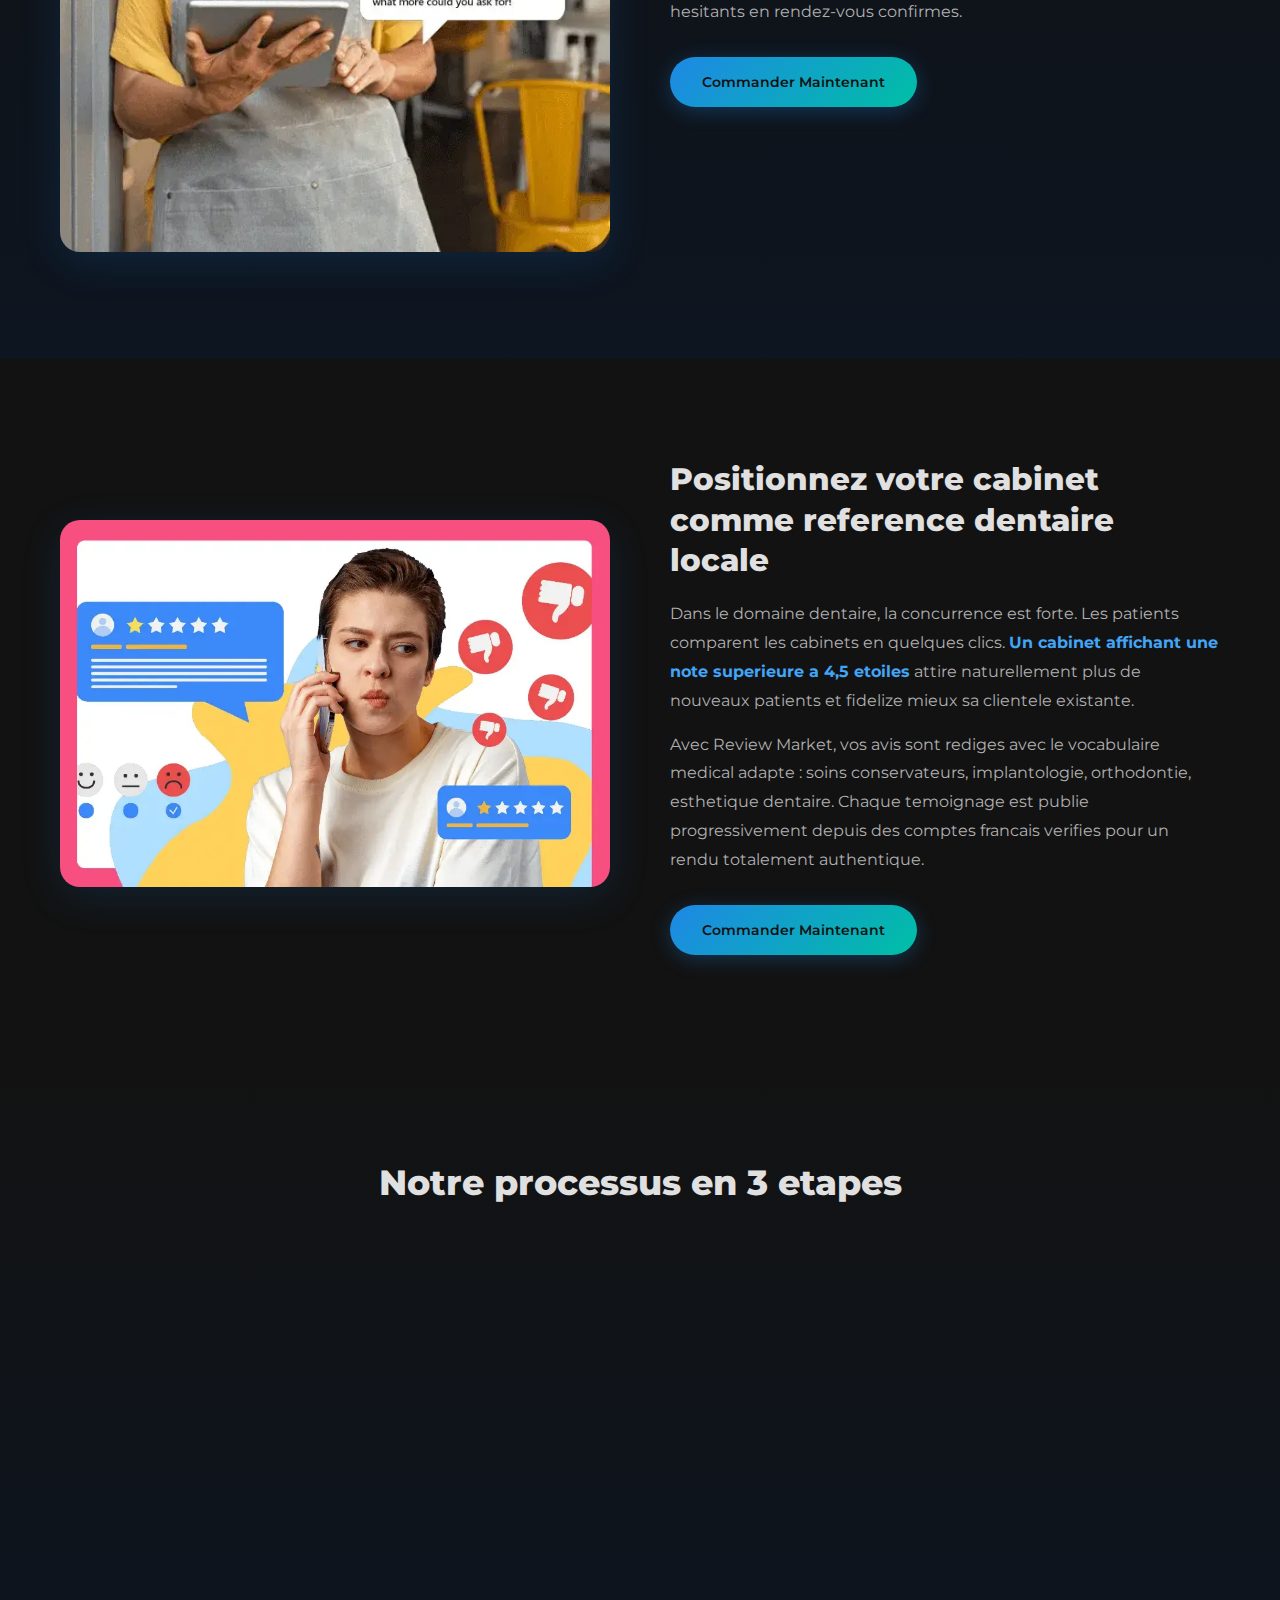
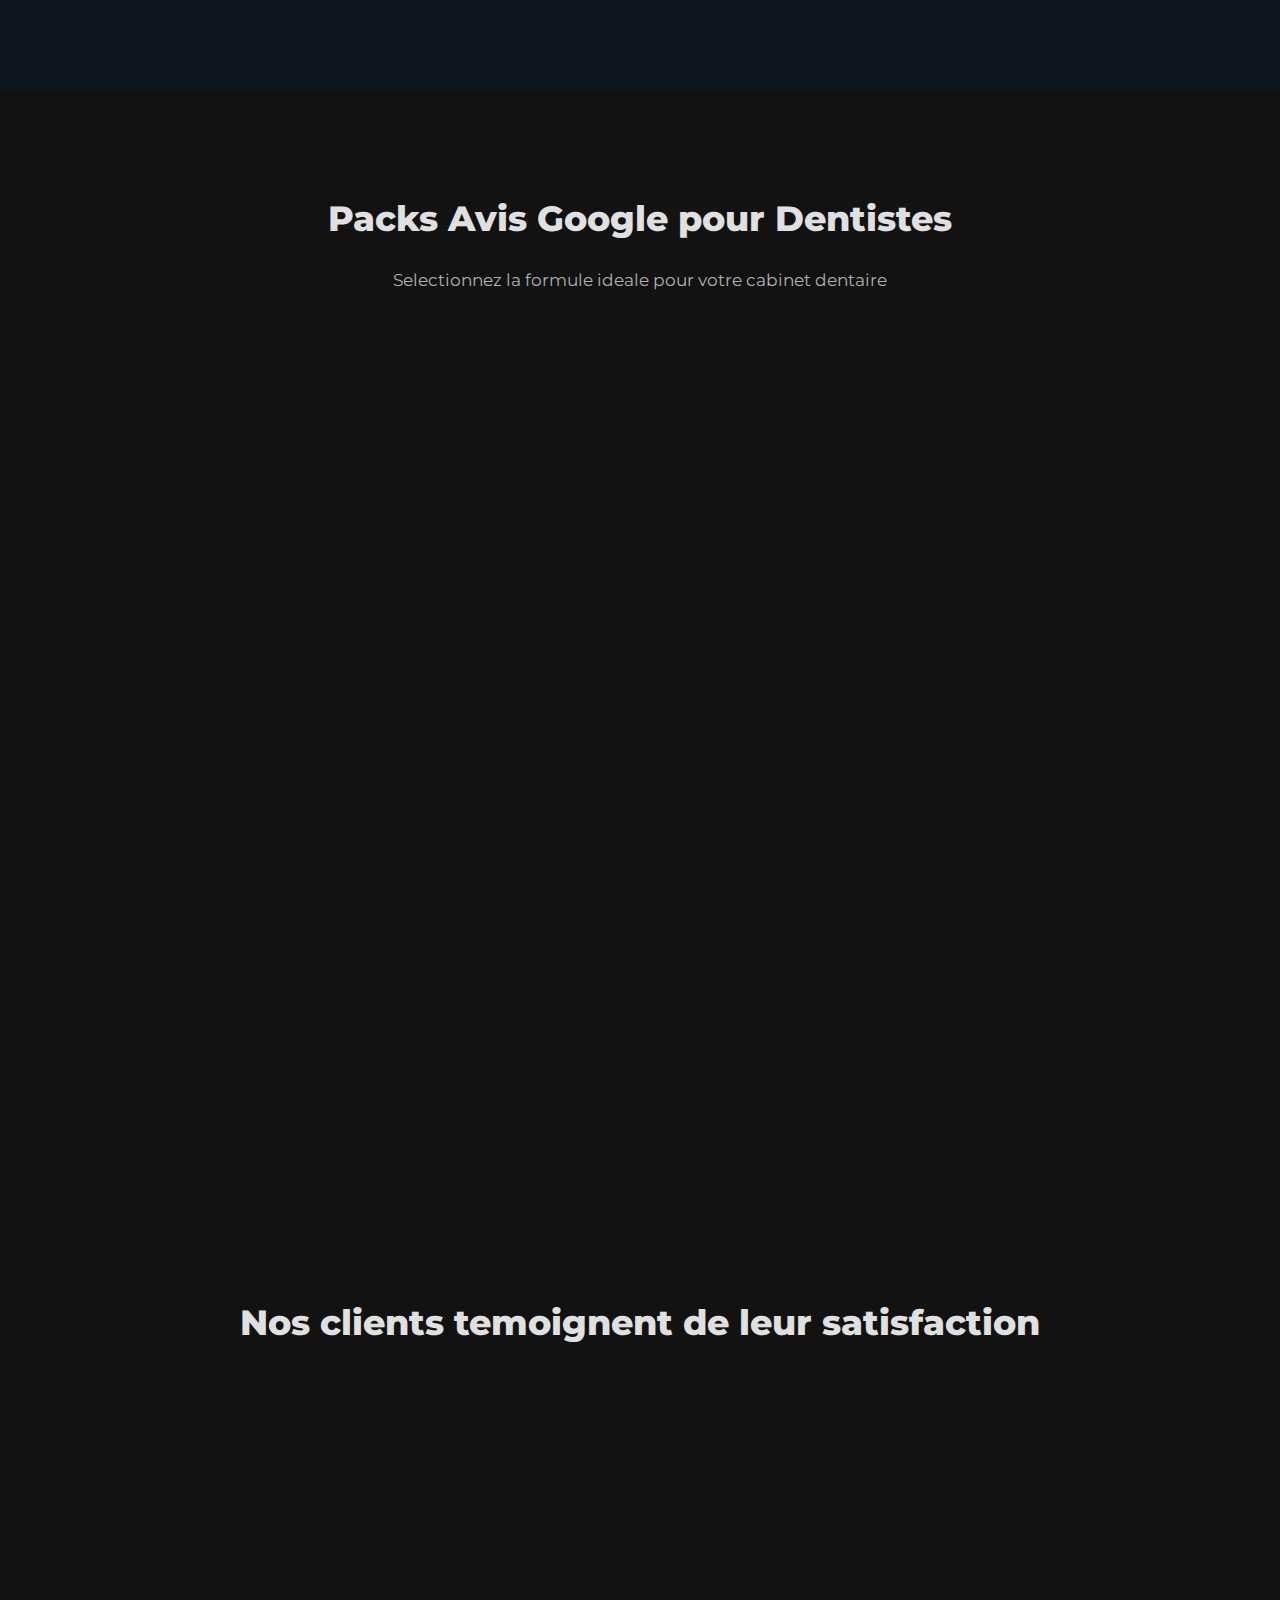
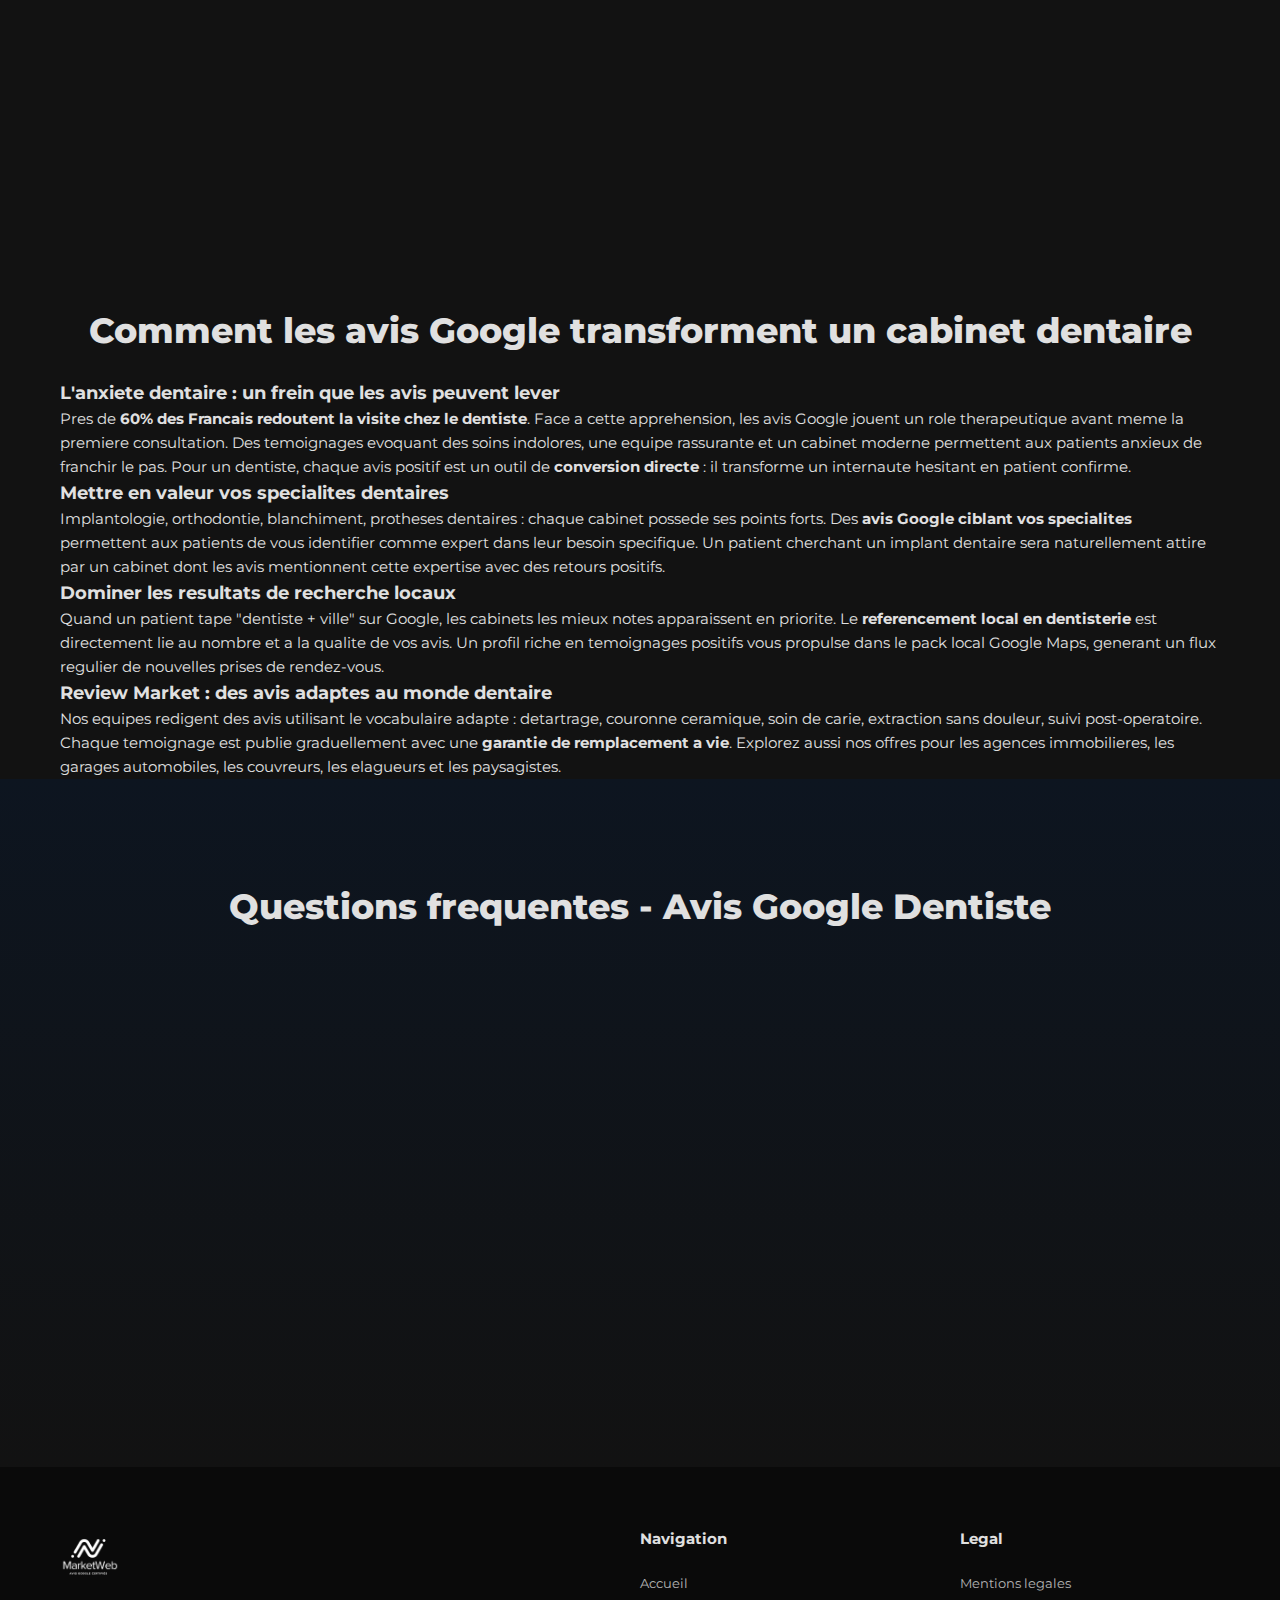
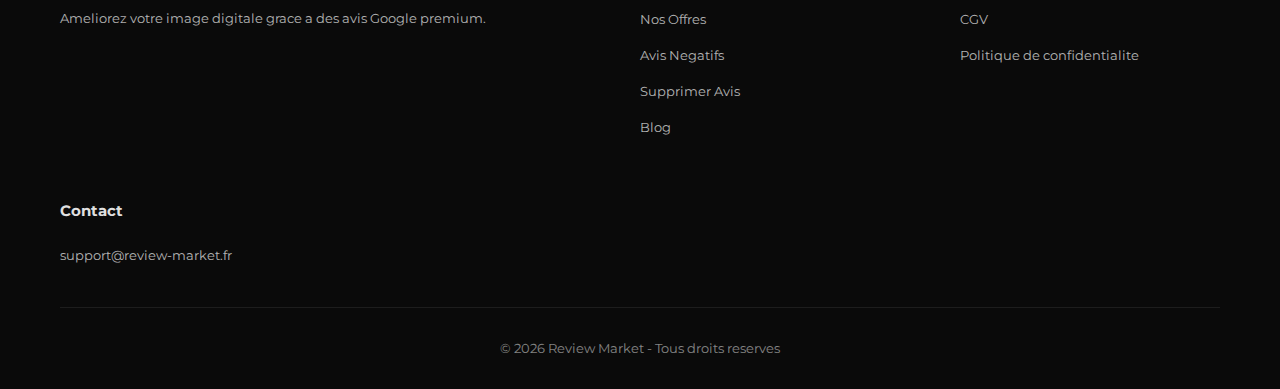
<file: avis-google-dentiste.html>
<!DOCTYPE html>
<html lang="fr">
<head>
    <meta charset="UTF-8">
    <meta name="viewport" content="width=device-width, initial-scale=1.0">
    <meta name="robots" content="index, follow">
    <title>Avis Google Dentiste - Rassurez Vos Patients</title>
    <meta name="description" content="Ameliorez la reputation en ligne de votre cabinet dentaire avec des avis Google positifs. Rassurez vos patients, reduisez leur apprehension et remplissez votre agenda. Garantie a vie.">
    <link rel="canonical" href="https://review-market.fr/avis-google-dentiste.html"/>
    <link rel="alternate" hreflang="fr-FR" href="https://review-market.fr/avis-google-dentiste.html"/>
    <link rel="preconnect" href="https://fonts.googleapis.com">
    <link rel="preconnect" href="https://fonts.gstatic.com" crossorigin>
    <link href="https://fonts.googleapis.com/css2?family=Montserrat:wght@400;500;600;700;800&display=swap" rel="stylesheet">
    <link rel="stylesheet" href="styles.css">
    <link rel="icon" type="image/x-icon" href="/favicon.ico">
    <link rel="shortcut icon" href="/favicon.ico">
    <link rel="apple-touch-icon" type="image/png" sizes="96x96" href="./logo/apple-icon-96x96.png">
    <link rel="icon" type="image/png" sizes="32x32" href="./logo/android-icon-32x32.png">
    <link rel="icon" type="image/png" sizes="96x96" href="./logo/android-icon-96x96.png">
    <meta name="msapplication-TileColor" content="#ffffff">
    <meta name="msapplication-TileImage" content="./logo/ms-icon-96x96.png">
    <meta property="og:type" content="website">
    <meta property="og:url" content="https://review-market.fr/avis-google-dentiste.html">
    <meta property="og:title" content="Avis Google Dentiste - Rassurez Vos Patients">
    <meta property="og:description" content="Renforcez la confiance de vos patients avec des avis Google positifs pour votre cabinet dentaire. Moins d'apprehension, plus de rendez-vous.">
    <meta property="og:image" content="https://review-market.fr/acheter-avis-google-hero.png">
    <meta property="og:locale" content="fr_FR">
    <meta property="og:site_name" content="Review Market">
    <meta name="twitter:card" content="summary_large_image">
    <meta name="twitter:title" content="Avis Google Dentiste - Rassurez Vos Patients">
    <meta name="twitter:description" content="Renforcez la confiance de vos patients avec des avis Google positifs pour votre cabinet dentaire. Moins d'apprehension, plus de rendez-vous.">
    <meta name="twitter:image" content="https://review-market.fr/acheter-avis-google-hero.png">
    <script type="application/ld+json">
    {
        "@context": "https://schema.org",
        "@type": "BreadcrumbList",
        "itemListElement": [
            {"@type": "ListItem", "position": 1, "name": "Accueil", "item": "https://review-market.fr/"},
            {"@type": "ListItem", "position": 2, "name": "Avis Google Dentiste", "item": "https://review-market.fr/avis-google-dentiste.html"}
        ]
    }
    </script>
    <script type="application/ld+json">
    {
        "@context": "https://schema.org",
        "@type": "Service",
        "serviceType": "Achat d'avis Google pour cabinets dentaires",
        "provider": {"@type": "Organization", "name": "Review Market"},
        "areaServed": {"@type": "Country", "name": "France"},
        "description": "Service d'achat d'avis Google positifs specialise pour les dentistes et cabinets dentaires. Rassurez vos patients, reduisez l'anxiete dentaire et developpez votre patientele."
    }
    </script>
    <script type="application/ld+json">
    {
        "@context": "https://schema.org",
        "@type": "FAQPage",
        "mainEntity": [
            {"@type": "Question", "name": "Les avis sont-ils adaptes au vocabulaire dentaire ?", "acceptedAnswer": {"@type": "Answer", "text": "Oui, nos redacteurs connaissent le secteur medical et dentaire. Les avis evoquent des experiences realistes : soins indolores, accueil chaleureux, equipements modernes, explications claires sur les traitements. Chaque temoignage est credible et adapte a votre specialite."}},
            {"@type": "Question", "name": "Peut-on mentionner des traitements specifiques dans les avis ?", "acceptedAnswer": {"@type": "Answer", "text": "Absolument. Nous pouvons rediger des avis mentionnant des soins precis comme les implants, l'orthodontie, le blanchiment, les couronnes ou les soins de caries. Cela renforce la credibilite et aide les patients a identifier vos domaines d'expertise."}},
            {"@type": "Question", "name": "Comment gerer les avis pour un cabinet avec plusieurs praticiens ?", "acceptedAnswer": {"@type": "Answer", "text": "Nous adaptons les avis pour mentionner differents praticiens du cabinet, creant ainsi un profil diversifie et authentique. Chaque dentiste ou specialiste peut etre cite nommement pour renforcer la confiance des patients envers l'ensemble de l'equipe."}},
            {"@type": "Question", "name": "Les avis Google sont-ils utiles pour un nouveau cabinet dentaire ?", "acceptedAnswer": {"@type": "Answer", "text": "C'est meme le moment ideal pour investir. Un nouveau cabinet sans avis inspire peu confiance, surtout face a des concurrents etablis. Demarrer avec 25 a 50 avis positifs permet de rassurer immediatement les patients et de remplir rapidement votre agenda de consultations."}}
        ]
    }
    </script>
    <script type="application/ld+json">
    {
        "@context": "https://schema.org",
        "@type": "ItemList",
        "name": "Nos Offres Avis Positifs",
        "itemListElement": [
            {"@type": "Product", "position": 1, "name": "25 Avis Positifs + 5 offerts", "description": "Pack de 25 avis Google positifs avec comptes francais, textes personnalises, garantie a vie et service client 24/7.", "image": "https://review-market.fr/logo.png", "offers": {"@type": "Offer", "price": "99", "priceCurrency": "EUR", "availability": "https://schema.org/InStock", "shippingDetails": {"@type": "OfferShippingDetails", "shippingRate": {"@type": "MonetaryAmount", "value": "0", "currency": "EUR"}, "deliveryTime": {"@type": "ShippingDeliveryTime", "handlingTime": {"@type": "QuantitativeValue", "minValue": 1, "maxValue": 2, "unitCode": "DAY"}, "transitTime": {"@type": "QuantitativeValue", "minValue": 12, "maxValue": 30, "unitCode": "DAY"}}, "shippingDestination": {"@type": "DefinedRegion", "addressCountry": "FR"}}, "hasMerchantReturnPolicy": {"@type": "MerchantReturnPolicy", "applicableCountry": "FR", "returnPolicyCategory": "https://schema.org/MerchantReturnNotPermitted"}}},
            {"@type": "Product", "position": 2, "name": "50 Avis Positifs + 10 offerts", "description": "Pack de 50 avis Google positifs avec comptes francais, textes personnalises, garantie a vie et service client 24/7.", "image": "https://review-market.fr/logo.png", "offers": {"@type": "Offer", "price": "169", "priceCurrency": "EUR", "availability": "https://schema.org/InStock", "shippingDetails": {"@type": "OfferShippingDetails", "shippingRate": {"@type": "MonetaryAmount", "value": "0", "currency": "EUR"}, "deliveryTime": {"@type": "ShippingDeliveryTime", "handlingTime": {"@type": "QuantitativeValue", "minValue": 1, "maxValue": 2, "unitCode": "DAY"}, "transitTime": {"@type": "QuantitativeValue", "minValue": 25, "maxValue": 60, "unitCode": "DAY"}}, "shippingDestination": {"@type": "DefinedRegion", "addressCountry": "FR"}}, "hasMerchantReturnPolicy": {"@type": "MerchantReturnPolicy", "applicableCountry": "FR", "returnPolicyCategory": "https://schema.org/MerchantReturnNotPermitted"}}},
            {"@type": "Product", "position": 3, "name": "100 Avis Positifs + 20 offerts", "description": "Pack de 100 avis Google positifs avec comptes francais, textes personnalises, garantie a vie et service client 24/7.", "image": "https://review-market.fr/logo.png", "offers": {"@type": "Offer", "price": "279", "priceCurrency": "EUR", "availability": "https://schema.org/InStock", "shippingDetails": {"@type": "OfferShippingDetails", "shippingRate": {"@type": "MonetaryAmount", "value": "0", "currency": "EUR"}, "deliveryTime": {"@type": "ShippingDeliveryTime", "handlingTime": {"@type": "QuantitativeValue", "minValue": 1, "maxValue": 2, "unitCode": "DAY"}, "transitTime": {"@type": "QuantitativeValue", "minValue": 50, "maxValue": 120, "unitCode": "DAY"}}, "shippingDestination": {"@type": "DefinedRegion", "addressCountry": "FR"}}, "hasMerchantReturnPolicy": {"@type": "MerchantReturnPolicy", "applicableCountry": "FR", "returnPolicyCategory": "https://schema.org/MerchantReturnNotPermitted"}}}
        ]
    }
    </script>
</head>
<body>
    <header class="header">
        <div class="container">
            <a href="https://review-market.fr" class="logo">
                <img src="logo.png" alt="Review Market - Service d'avis Google" title="Review Market" width="512" height="512" class="logo-img">
            </a>
            <nav class="nav">
                <ul class="nav-list">
                    <li><a href="https://review-market.fr" class="nav-link">Accueil</a></li>
                    <li class="nav-item dropdown">
                        <a href="#" class="nav-link">Nos Offres <span class="dropdown-arrow">&#9660;</span></a>
                        <div class="dropdown-menu">
                            <a href="https://review-market.fr#offres">Avis Positifs</a>
                            <a href="acheter-avis-negatif-google.html#offres">Avis N&eacute;gatifs</a>
                            <a href="supprimer-avis-google.html#offres">Supprimer Avis</a>
                        </div>
                    </li>
                    <li><a href="https://review-market.fr/blog/" class="nav-link">Blog</a></li>
                </ul>
            </nav>
            <button class="menu-toggle" aria-label="Menu">
                <span></span><span></span><span></span>
            </button>
        </div>
    </header>
    <div class="promo-bar">&#x26A1; -20% sur votre 1&egrave;re commande avec le code <span class="promo-code">BIENVENUE20</span></div>

    <section id="accueil" class="hero">
        <div class="container">
            <div class="hero-content">
                <h1>Avis Google Dentiste <br> Rassurez Vos Patients</h1>
                <p class="hero-subtitle">Dissipez l'anxiete de vos futurs patients grace a des avis Google rassurants. Mettez en avant votre expertise, votre douceur et la modernite de vos equipements.</p>
                <a href="#offres-positifs" class="btn btn-primary" title="avis google dentiste">Nos Offres</a>
            </div>
            <div class="hero-image">
                <img src="acheter-avis-google-hero.png" alt="avis google dentiste" title="acheter avis google dentiste cabinet dentaire" width="964" height="421" class="hero-img" loading="eager">
            </div>
        </div>
    </section>

    <section class="stats">
        <div class="container">
            <div class="stat-card">
                <div class="stat-number" data-target="89" data-suffix="%">89%</div>
                <p>des patients lisent les avis en ligne avant de choisir un dentiste</p>
            </div>
            <div class="stat-card">
                <div class="stat-number" data-target="75" data-suffix="%">75%</div>
                <p>ne prennent rendez-vous que dans les cabinets dentaires bien notes</p>
            </div>
            <div class="stat-card">
                <div class="stat-number" data-target="75" data-suffix="%">75%</div>
                <p>exigent au minimum 4 etoiles pour consulter un praticien</p>
            </div>
            <div class="stat-card">
                <div class="stat-number" data-target="0" data-static="+9%">+9%</div>
                <p>de nouveaux patients grace a une meilleure e-reputation</p>
            </div>
        </div>
    </section>

    <section class="credibility">
        <div class="container">
            <div class="credibility-image">
                <img src="credibilite-avis-google.webp" alt="avis google dentiste credibilite cabinet" title="renforcer credibilite cabinet dentaire avis google" width="601" height="791" class="credibility-img" loading="lazy">
            </div>
            <div class="credibility-content">
                <h2>Dissipez l'apprehension et attirez de nouveaux patients</h2>
                <p>La peur du dentiste reste l'un des freins les plus repandus. Avant de prendre rendez-vous, <strong>plus de 83% des patients</strong> verifient les avis Google du cabinet. Ils recherchent des temoignages rassurants sur l'absence de douleur, la bienveillance du praticien et la qualite des soins.</p>
                <p>Des avis positifs evoquant une experience sans douleur, un accueil chaleureux et des explications claires transforment les patients hesitants en rendez-vous confirmes.</p>
                <a href="#offres-positifs" class="btn btn-primary">Commander Maintenant</a>
            </div>
        </div>
    </section>

    <section class="credibility credibility-reverse">
        <div class="container">
            <div class="credibility-content">
                <h2>Positionnez votre cabinet comme reference dentaire locale</h2>
                <p>Dans le domaine dentaire, la concurrence est forte. Les patients comparent les cabinets en quelques clics. <strong>Un cabinet affichant une note superieure a 4,5 etoiles</strong> attire naturellement plus de nouveaux patients et fidelize mieux sa clientele existante.</p>
                <p>Avec Review Market, vos avis sont rediges avec le vocabulaire medical adapte : soins conservateurs, implantologie, orthodontie, esthetique dentaire. Chaque temoignage est publie progressivement depuis des comptes francais verifies pour un rendu totalement authentique.</p>
                <a href="#offres-positifs" class="btn btn-primary" title="acheter avis google dentiste">Commander Maintenant</a>
            </div>
            <div class="credibility-image">
                <img src="avis-clients-google.webp" alt="avis patients dentiste google" title="temoignages patients cabinet dentaire" width="900" height="600" class="credibility-img" loading="lazy">
            </div>
        </div>
    </section>

    <section class="how-it-works">
        <div class="container">
            <h2 class="section-title">Notre processus en 3 etapes</h2>
            <div class="steps">
                <div class="step">
                    <div class="step-icon"><span>1</span></div>
                    <h3>Choisissez votre formule</h3>
                    <p>Optez pour le pack qui correspond a vos objectifs de reputation. Votre demande est traitee immediatement apres validation du paiement.</p>
                </div>
                <div class="step">
                    <div class="step-icon"><span>2</span></div>
                    <h3>Echange via WhatsApp</h3>
                    <p>Notre equipe vous contacte pour recueillir les details de votre etablissement. Nous creons ainsi des avis personnalises, credibles et en phase avec votre secteur.</p>
                </div>
                <div class="step">
                    <div class="step-icon"><span>3</span></div>
                    <h3>Publication progressive</h3>
                    <p>Les avis apparaissent graduellement pour un effet 100% naturel. Votre notoriete, votre image de marque et vos conversions progressent de jour en jour.</p>
                </div>
            </div>
        </div>
    </section>

    <section id="offres-positifs" class="pricing">
        <div class="container">
            <h2 class="section-title">Packs Avis Google pour Dentistes</h2>
            <p class="section-subtitle">Selectionnez la formule ideale pour votre cabinet dentaire</p>
            <div class="pricing-cards">
                <div class="pricing-card">
                    <div class="pricing-header">
                        <h3>25 Avis Positifs</h3>
                        <div class="pricing-bonus">+ 5 offerts</div>
                    </div>
                    <div class="pricing-price">
                        <span class="price">99&euro;</span>
                    </div>
                    <ul class="pricing-features">
                        <li><span class="check">&#10003;</span> Comptes &#127467;&#127479;</li>
                        <li><span class="check">&#10003;</span> Nom prenom &#127467;&#127479;</li>
                        <li><span class="check">&#10003;</span> Textes Personnalises</li>
                        <li><span class="check">&#10003;</span> Fournissez vos Textes</li>
                        <li><span class="check">&#10003;</span> Fournissez vos Images</li>
                        <li><span class="check">&#10003;</span> Garantie a vie</li>
                        <li><span class="check">&#10003;</span> Rythme 1 a 2 avis/jrs</li>
                        <li><span class="check">&#10003;</span> Service Client 24/7</li>
                    </ul>
                    <a href="https://buy.stripe.com/cNi00i45B4re0GS8bRabK0z" class="btn btn-outline" target="_blank" rel="noopener noreferrer">Commander</a>
                </div>
                <div class="pricing-card featured">
                    <div class="pricing-badge">Populaire</div>
                    <div class="pricing-header">
                        <h3>50 Avis Positifs</h3>
                        <div class="pricing-bonus">+ 10 offerts</div>
                    </div>
                    <div class="pricing-price">
                        <span class="price">169&euro;</span>
                    </div>
                    <ul class="pricing-features">
                        <li><span class="check">&#10003;</span> Comptes &#127467;&#127479;</li>
                        <li><span class="check">&#10003;</span> Nom prenom &#127467;&#127479;</li>
                        <li><span class="check">&#10003;</span> Textes Personnalises</li>
                        <li><span class="check">&#10003;</span> Fournissez vos Textes</li>
                        <li><span class="check">&#10003;</span> Fournissez vos Images</li>
                        <li><span class="check">&#10003;</span> Garantie a vie</li>
                        <li><span class="check">&#10003;</span> Rythme 1 a 2 avis/jrs</li>
                        <li><span class="check">&#10003;</span> Service Client 24/7</li>
                    </ul>
                    <a href="https://buy.stripe.com/28E28qfOj3na1KW3VBabK0A" class="btn btn-primary" title="acheter avis google dentiste" target="_blank" rel="noopener noreferrer">Commander</a>
                </div>
                <div class="pricing-card">
                    <div class="pricing-header">
                        <h3>100 Avis Positifs</h3>
                        <div class="pricing-bonus">+ 20 offerts</div>
                    </div>
                    <div class="pricing-price">
                        <span class="price">279&euro;</span>
                    </div>
                    <ul class="pricing-features">
                        <li><span class="check">&#10003;</span> Comptes &#127467;&#127479;</li>
                        <li><span class="check">&#10003;</span> Nom prenom &#127467;&#127479;</li>
                        <li><span class="check">&#10003;</span> Textes Personnalises</li>
                        <li><span class="check">&#10003;</span> Fournissez vos Textes</li>
                        <li><span class="check">&#10003;</span> Fournissez vos Images</li>
                        <li><span class="check">&#10003;</span> Garantie a vie</li>
                        <li><span class="check">&#10003;</span> Rythme 1 a 2 avis/jrs</li>
                        <li><span class="check">&#10003;</span> Service Client 24/7</li>
                    </ul>
                    <a href="https://buy.stripe.com/00wfZg59F1f2exI77NabK0B" title="achat avis google cabinet dentaire" class="btn btn-outline" target="_blank" rel="noopener noreferrer">Commander</a>
                </div>
            </div>
        </div>
    </section>

    <section class="testimonials">
        <div class="container">
            <h2 class="section-title">Nos clients temoignent de leur satisfaction</h2>
            <div class="testimonials-grid">
                <div class="testimonial-card">
                    <img src="temoignage-achat-avis-google-1.webp" alt="temoignage dentiste avis google" title="avis google dentiste temoignage client" width="768" height="1496" class="testimonial-img" loading="lazy">
                </div>
                <div class="testimonial-card">
                    <img src="temoignage-achat-avis-google-2.webp" alt="retour experience cabinet dentaire avis" title="experience achat avis google dentiste" width="768" height="1496" class="testimonial-img" loading="lazy">
                </div>
                <div class="testimonial-card">
                    <img src="temoignage-achat-avis-google-3.webp" alt="avis positif dentiste google" title="achat avis positif cabinet dentaire" width="768" height="1496" class="testimonial-img" loading="lazy">
                </div>
                <div class="testimonial-card">
                    <img src="temoignage-achat-avis-google-4.webp" alt="cabinet dentaire reputation google" title="reputation dentiste avis google" width="768" height="1496" class="testimonial-img" loading="lazy">
                </div>
                <div class="testimonial-card">
                    <img src="temoignage-achat-avis-google-5.webp" alt="patients dentiste avis google" title="attirer patients grace avis google" width="768" height="1496" class="testimonial-img" loading="lazy">
                </div>
            </div>
        </div>
    </section>

    <section class="seo-content">
        <div class="container">
            <h2 class="section-title">Comment les avis Google transforment un cabinet dentaire</h2>
            <div class="seo-text">
                <h3>L'anxiete dentaire : un frein que les avis peuvent lever</h3>
                <p>Pres de <strong>60% des Francais redoutent la visite chez le dentiste</strong>. Face a cette apprehension, les avis Google jouent un role therapeutique avant meme la premiere consultation. Des temoignages evoquant des soins indolores, une equipe rassurante et un cabinet moderne permettent aux patients anxieux de franchir le pas. Pour un dentiste, chaque avis positif est un outil de <strong>conversion directe</strong> : il transforme un internaute hesitant en patient confirme.</p>
                <h3>Mettre en valeur vos specialites dentaires</h3>
                <p>Implantologie, orthodontie, blanchiment, protheses dentaires : chaque cabinet possede ses points forts. Des <strong>avis Google ciblant vos specialites</strong> permettent aux patients de vous identifier comme expert dans leur besoin specifique. Un patient cherchant un implant dentaire sera naturellement attire par un cabinet dont les avis mentionnent cette expertise avec des retours positifs.</p>
                <h3>Dominer les resultats de recherche locaux</h3>
                <p>Quand un patient tape "dentiste + ville" sur Google, les cabinets les mieux notes apparaissent en priorite. Le <strong>referencement local en dentisterie</strong> est directement lie au nombre et a la qualite de vos avis. Un profil riche en temoignages positifs vous propulse dans le pack local Google Maps, generant un flux regulier de nouvelles prises de rendez-vous.</p>
                <h3>Review Market : des avis adaptes au monde dentaire</h3>
                <p>Nos equipes redigent des avis utilisant le vocabulaire adapte : detartrage, couronne ceramique, soin de carie, extraction sans douleur, suivi post-operatoire. Chaque temoignage est publie graduellement avec une <strong>garantie de remplacement a vie</strong>. Explorez aussi nos offres pour les <a href="avis-google-agence-immobiliere.html">agences immobilieres</a>, les <a href="avis-google-garage-automobile.html">garages automobiles</a>, les <a href="avis-google-couvreur.html">couvreurs</a>, les <a href="avis-google-elagueur.html">elagueurs</a> et les <a href="avis-google-paysagiste.html">paysagistes</a>.</p>
            </div>
        </div>
    </section>

    <section class="faq">
        <div class="container">
            <h2 class="section-title">Questions frequentes - Avis Google Dentiste</h2>
            <div class="faq-list">
                <div class="faq-item">
                    <button class="faq-question">
                        <span>Les avis sont-ils adaptes au vocabulaire dentaire ?</span>
                        <span class="faq-icon">+</span>
                    </button>
                    <div class="faq-answer">
                        <p>Oui, nos redacteurs connaissent le secteur medical et dentaire. Les avis evoquent des experiences realistes : soins indolores, accueil chaleureux, equipements modernes, explications claires sur les traitements. Chaque temoignage est credible et adapte a votre specialite.</p>
                    </div>
                </div>
                <div class="faq-item">
                    <button class="faq-question">
                        <span>Peut-on mentionner des traitements specifiques dans les avis ?</span>
                        <span class="faq-icon">+</span>
                    </button>
                    <div class="faq-answer">
                        <p>Absolument. Nous pouvons rediger des avis mentionnant des soins precis comme les implants, l'orthodontie, le blanchiment, les couronnes ou les soins de caries. Cela renforce la credibilite et aide les patients a identifier vos domaines d'expertise.</p>
                    </div>
                </div>
                <div class="faq-item">
                    <button class="faq-question">
                        <span>Comment gerer les avis pour un cabinet avec plusieurs praticiens ?</span>
                        <span class="faq-icon">+</span>
                    </button>
                    <div class="faq-answer">
                        <p>Nous adaptons les avis pour mentionner differents praticiens du cabinet, creant ainsi un profil diversifie et authentique. Chaque dentiste ou specialiste peut etre cite nommement pour renforcer la confiance des patients envers l'ensemble de l'equipe.</p>
                    </div>
                </div>
                <div class="faq-item">
                    <button class="faq-question">
                        <span>Les avis Google sont-ils utiles pour un nouveau cabinet dentaire ?</span>
                        <span class="faq-icon">+</span>
                    </button>
                    <div class="faq-answer">
                        <p>C'est meme le moment ideal pour investir. Un nouveau cabinet sans avis inspire peu confiance, surtout face a des concurrents etablis. Demarrer avec 25 a 50 avis positifs permet de rassurer immediatement les patients et de remplir rapidement votre agenda de consultations.</p>
                    </div>
                </div>
            </div>
        </div>
    </section>

    <footer class="footer">
        <div class="container">
            <div class="footer-content">
                <div class="footer-brand">
                    <a href="https://review-market.fr" class="logo">
                        <img src="logo.png" alt="Review Market - avis google dentiste" title="Review Market" class="logo-img" width="512" height="512">
                    </a>
                    <p>Ameliorez votre image digitale grace a des avis Google premium.</p>
                </div>
                <div class="footer-links">
                    <h4>Navigation</h4>
                    <ul>
                        <li><a href="https://review-market.fr">Accueil</a></li>
                        <li><a href="https://review-market.fr#offres">Nos Offres</a></li>
                        <li><a href="acheter-avis-negatif-google.html">Avis Negatifs</a></li>
                        <li><a href="supprimer-avis-google.html">Supprimer Avis</a></li>
                        <li><a href="https://review-market.fr/blog/">Blog</a></li>
                    </ul>
                </div>
                <div class="footer-links">
                    <h4>Legal</h4>
                    <ul>
                        <li><a href="#">Mentions legales</a></li>
                        <li><a href="#">CGV</a></li>
                        <li><a href="#">Politique de confidentialite</a></li>
                    </ul>
                </div>
                <div class="footer-links">
                    <h4>Contact</h4>
                    <ul>
                        <li><a href="mailto:support@review-market.fr">support@review-market.fr</a></li>
                    </ul>
                </div>
            </div>
            <div class="footer-bottom">
                <p>&copy; 2026 Review Market - Tous droits reserves</p>
            </div>
        </div>
    </footer>

    <script>
        document.addEventListener('DOMContentLoaded', function() {
            const menuToggle = document.querySelector('.menu-toggle');
            const nav = document.querySelector('.nav');
            if (menuToggle && nav) {
                menuToggle.addEventListener('click', function() {
                    nav.classList.toggle('active');
                    menuToggle.classList.toggle('active');
                });
                const navLinks = document.querySelectorAll('.nav-link:not(.nav-item.dropdown > .nav-link)');
                navLinks.forEach(link => {
                    link.addEventListener('click', function() {
                        nav.classList.remove('active');
                        menuToggle.classList.remove('active');
                    });
                });
            }
            const dropdowns = document.querySelectorAll('.nav-item.dropdown');
            dropdowns.forEach(dropdown => {
                const dropdownLink = dropdown.querySelector('.nav-link');
                dropdownLink.addEventListener('click', function(e) {
                    if (window.innerWidth <= 768) {
                        e.preventDefault();
                        dropdown.classList.toggle('active');
                    }
                });
            });
            const dropdownMenuLinks = document.querySelectorAll('.dropdown-menu a');
            dropdownMenuLinks.forEach(link => {
                link.addEventListener('click', function() {
                    if (window.innerWidth <= 768) {
                        const nav = document.querySelector('.nav');
                        const menuToggle = document.querySelector('.menu-toggle');
                        nav.classList.remove('active');
                        menuToggle.classList.remove('active');
                        document.querySelectorAll('.nav-item.dropdown').forEach(d => d.classList.remove('active'));
                    }
                });
            });
            const anchorLinks = document.querySelectorAll('a[href^="#"]');
            anchorLinks.forEach(link => {
                link.addEventListener('click', function(e) {
                    e.preventDefault();
                    const targetId = this.getAttribute('href');
                    const targetElement = document.querySelector(targetId);
                    if (targetElement) {
                        const headerHeight = document.querySelector('.header').offsetHeight;
                        const targetPosition = targetElement.offsetTop - headerHeight;
                        window.scrollTo({ top: targetPosition, behavior: 'smooth' });
                    }
                });
            });
            const faqItems = document.querySelectorAll('.faq-item');
            faqItems.forEach(item => {
                const question = item.querySelector('.faq-question');
                question.addEventListener('click', function() {
                    faqItems.forEach(otherItem => {
                        if (otherItem !== item && otherItem.classList.contains('active')) {
                            otherItem.classList.remove('active');
                        }
                    });
                    item.classList.toggle('active');
                });
            });
            const sections = document.querySelectorAll('section[id]');
            const navLinksAll = document.querySelectorAll('.nav-link');
            function updateActiveNav() {
                const scrollPosition = window.scrollY + 100;
                sections.forEach(section => {
                    const sectionTop = section.offsetTop;
                    const sectionHeight = section.offsetHeight;
                    const sectionId = section.getAttribute('id');
                    if (scrollPosition >= sectionTop && scrollPosition < sectionTop + sectionHeight) {
                        navLinksAll.forEach(link => {
                            link.classList.remove('active');
                            if (link.getAttribute('href') === '#' + sectionId) { link.classList.add('active'); }
                        });
                    }
                });
            }
            window.addEventListener('scroll', updateActiveNav);
            const header = document.querySelector('.header');
            function updateHeader() {
                if (window.scrollY > 50) { header.style.boxShadow = '0 4px 20px rgba(0, 0, 0, 0.1)'; }
                else { header.style.boxShadow = '0 4px 15px rgba(0, 0, 0, 0.08)'; }
            }
            window.addEventListener('scroll', updateHeader);
            const animateElements = document.querySelectorAll('.stat-card, .step, .pricing-card, .testimonial-card, .blog-card, .faq-item');
            const observerOptions = { threshold: 0.1, rootMargin: '0px 0px -50px 0px' };
            const observer = new IntersectionObserver(function(entries) {
                entries.forEach(entry => {
                    if (entry.isIntersecting) {
                        entry.target.style.opacity = '1';
                        entry.target.style.transform = 'translateY(0)';
                    }
                });
            }, observerOptions);
            animateElements.forEach(element => {
                element.style.opacity = '0';
                element.style.transform = 'translateY(30px)';
                element.style.transition = 'opacity 0.6s ease, transform 0.6s ease';
                observer.observe(element);
            });
            const statNumbers = document.querySelectorAll('.stat-number');
            let animated = false;
            function animateCounters() {
                if (animated) return;
                statNumbers.forEach(stat => {
                    const staticText = stat.getAttribute('data-static');
                    if (staticText) { stat.textContent = staticText; return; }
                    const target = parseInt(stat.getAttribute('data-target') || stat.textContent);
                    const suffix = stat.getAttribute('data-suffix') || '%';
                    if (isNaN(target) || target <= 0) return;
                    let current = 0;
                    const increment = target / 50;
                    const duration = 2000;
                    const stepTime = duration / 50;
                    const counter = setInterval(() => {
                        current += increment;
                        if (current >= target) { stat.textContent = target + suffix; clearInterval(counter); }
                        else { stat.textContent = Math.floor(current) + suffix; }
                    }, stepTime);
                });
                animated = true;
            }
            const statsSection = document.querySelector('.stats');
            if (statsSection) {
                const statsObserver = new IntersectionObserver((entries) => {
                    entries.forEach(entry => { if (entry.isIntersecting) { animateCounters(); } });
                }, { threshold: 0.5 });
                statsObserver.observe(statsSection);
            }
        });
    </script>
</body>
</html>
</file>
<file: styles.css>
:root {
    --primary: #42A5F5;
    --primary-dark: #1565C0;
    --secondary: #00BFA5;
    --dark: #e0e0e0;
    --light: #1e1e1e;
    --white: #121212;
    --gray: #b0b0b0;
    --gray-light: #2a2a2a;
    --gradient: linear-gradient(135deg, #1E88E5 0%, #00BFA5 100%);
    --shadow: 0 10px 40px rgba(30, 136, 229, 0.15);
    --shadow-sm: 0 4px 15px rgba(0, 0, 0, 0.3);
    --radius: 12px;
    --radius-lg: 20px;
    --transition: all 0.3s ease;
}

*, *::before, *::after {
    margin: 0;
    padding: 0;
    box-sizing: border-box;
}

html {
    scroll-behavior: smooth;
}

body {
    font-family: 'Montserrat', sans-serif;
    font-size: 15px;
    line-height: 1.6;
    color: var(--dark);
    background: var(--white);
    overflow-x: hidden;
}

a {
    text-decoration: none;
    color: inherit;
    transition: var(--transition);
}

ul {
    list-style: none;
}

img {
    max-width: 100%;
    height: auto;
}

.container {
    width: 100%;
    max-width: 1200px;
    margin: 0 auto;
    padding: 0 20px;
}

.btn {
    display: inline-block;
    padding: 14px 32px;
    font-family: 'Montserrat', sans-serif;
    font-size: 14px;
    font-weight: 600;
    border-radius: 50px;
    cursor: pointer;
    transition: var(--transition);
    border: none;
    text-align: center;
}

.btn-primary {
    background: var(--gradient);
    color: #121212;
    box-shadow: 0 4px 20px rgba(30, 136, 229, 0.3);
}

.btn-primary:hover {
    transform: translateY(-3px);
    box-shadow: 0 8px 30px rgba(30, 136, 229, 0.4);
}

.btn-outline {
    background: transparent;
    color: var(--primary);
    border: 2px solid var(--primary);
}

.btn-outline:hover {
    background: var(--primary);
    color: var(--white);
}

.btn-full {
    width: 100%;
}

.header {
    position: fixed;
    top: 0;
    left: 0;
    right: 0;
    z-index: 1000;
    background: var(--white);
    box-shadow: var(--shadow-sm);
    padding: 15px 0;
}

.header .container {
    display: flex;
    align-items: center;
    justify-content: space-between;
}

.logo {
    display: flex;
    align-items: center;
}

.logo-img {
    height: 60px;
    width: auto;
}

.logo-market {
    color: var(--dark);
}

.logo-web {
    color: var(--primary);
}

.nav-list {
    display: flex;
    gap: 40px;
}

.nav-link {
    font-weight: 500;
    color: var(--dark);
    position: relative;
}

.nav-link::after {
    content: '';
    position: absolute;
    bottom: -5px;
    left: 0;
    width: 0;
    height: 2px;
    background: var(--gradient);
    transition: var(--transition);
}

.nav-link:hover::after,
.nav-link.active::after {
    width: 100%;
}

.nav-link:hover,
.nav-link.active {
    color: var(--primary);
}

/* Dropdown Menu */
.nav-item {
    position: relative;
}

.nav-item.dropdown > .nav-link {
    display: flex;
    align-items: center;
    gap: 5px;
}

.nav-item.dropdown > .nav-link::before {
    content: '';
    position: absolute;
    bottom: -15px;
    left: 0;
    right: 0;
    height: 20px;
}

.dropdown-arrow {
    font-size: 9px;
    transition: var(--transition);
}

.nav-item.dropdown:hover .dropdown-arrow {
    transform: rotate(180deg);
}

.dropdown-menu {
    position: absolute;
    top: 100%;
    left: 50%;
    transform: translateX(-50%);
    min-width: 200px;
    background: var(--light);
    border-radius: var(--radius);
    box-shadow: 0 10px 40px rgba(0, 0, 0, 0.4);
    padding: 10px 0;
    opacity: 0;
    visibility: hidden;
    transition: var(--transition);
    margin-top: 15px;
    z-index: 100;
}

.dropdown-menu::before {
    content: '';
    position: absolute;
    top: -8px;
    left: 50%;
    transform: translateX(-50%);
    border-left: 8px solid transparent;
    border-right: 8px solid transparent;
    border-bottom: 8px solid var(--light);
}

.nav-item.dropdown:hover .dropdown-menu {
    opacity: 1;
    visibility: visible;
    margin-top: 10px;
}

.dropdown-menu a {
    display: block;
    padding: 12px 20px;
    font-weight: 500;
    color: var(--dark);
    transition: var(--transition);
}

.dropdown-menu a:hover {
    background: var(--light);
    color: var(--primary);
}

.menu-toggle {
    display: none;
    flex-direction: column;
    gap: 5px;
    background: none;
    border: none;
    cursor: pointer;
    padding: 5px;
}

.menu-toggle span {
    display: block;
    width: 25px;
    height: 3px;
    background: var(--dark);
    border-radius: 3px;
    transition: var(--transition);
}

.hero {
    padding: 200px 0 100px;
    background: linear-gradient(180deg, #0d1520 0%, var(--white) 100%);
    overflow: hidden;
}

.hero .container {
    display: grid;
    grid-template-columns: 1fr 1fr;
    gap: 60px;
    align-items: center;
}

.hero-content h1 {
    font-size: 47px;
    font-weight: 800;
    line-height: 1.2;
    margin-bottom: 20px;
    color: var(--dark);
}

.hero-content .highlight {
    background: var(--gradient);
    -webkit-background-clip: text;
    -webkit-text-fill-color: transparent;
    background-clip: text;
}

.hero-subtitle {
    font-size: 17px;
    color: var(--gray);
    margin-bottom: 30px;
    line-height: 1.7;
}

.hero-image {
    position: relative;
    display: flex;
    justify-content: center;
    align-items: center;
}

.hero-img {
    max-width: 100%;
    height: auto;
    border-radius: var(--radius-lg);
    animation: float 3s ease-in-out infinite;
}

@keyframes float {
    0%, 100% { transform: translateY(0); }
    50% { transform: translateY(-10px); }
}

.stats {
    padding: 80px 0;
    background: var(--white);
}

.stats .container {
    display: grid;
    grid-template-columns: repeat(4, 1fr);
    gap: 30px;
}

.stat-card {
    background: var(--light);
    padding: 30px 20px;
    border-radius: var(--radius-lg);
    text-align: center;
    transition: var(--transition);
}

.stat-card:hover {
    transform: translateY(-5px);
    box-shadow: var(--shadow);
}

.stat-number {
    font-size: 47px;
    font-weight: 800;
    background: var(--gradient);
    -webkit-background-clip: text;
    -webkit-text-fill-color: transparent;
    background-clip: text;
    margin-bottom: 10px;
}

.stat-card p {
    font-size: 14px;
    color: var(--gray);
    line-height: 1.6;
}

.credibility {
    padding: 100px 0;
    background: linear-gradient(180deg, var(--white) 0%, #0d1520 100%);
}

.credibility .container {
    display: grid;
    grid-template-columns: 1fr 1fr;
    gap: 60px;
    align-items: center;
}

.credibility-image {
    position: relative;
}

.credibility-img {
    width: 100%;
    height: auto;
    border-radius: var(--radius-lg);
    box-shadow: var(--shadow);
}

.credibility-content h2 {
    font-size: 31px;
    font-weight: 800;
    color: var(--dark);
    margin-bottom: 20px;
    line-height: 1.3;
}

.credibility-content p {
    font-size: 16px;
    color: var(--gray);
    line-height: 1.8;
    margin-bottom: 15px;
}

.credibility-content p strong {
    color: var(--primary);
}

.credibility-content .btn {
    margin-top: 15px;
}

.credibility-reverse {
    background: var(--white);
}

.credibility-reverse .container {
    direction: rtl;
}

.credibility-reverse .container > * {
    direction: ltr;
}

.how-it-works {
    padding: 100px 0;
    background: linear-gradient(180deg, var(--white) 0%, #0d1520 100%);
}

.section-title {
    text-align: center;
    font-size: 35px;
    font-weight: 800;
    color: var(--dark);
    margin-bottom: 20px;
}

.section-subtitle {
    text-align: center;
    font-size: 17px;
    color: var(--gray);
    margin-bottom: 60px;
}

.steps {
    display: grid;
    grid-template-columns: repeat(3, 1fr);
    gap: 40px;
    margin-top: 60px;
}

.step {
    text-align: center;
    padding: 40px 30px;
    background: var(--white);
    border-radius: var(--radius-lg);
    box-shadow: var(--shadow-sm);
    transition: var(--transition);
}

.step:hover {
    transform: translateY(-10px);
    box-shadow: var(--shadow);
}

.step-icon {
    width: 80px;
    height: 80px;
    margin: 0 auto 25px;
    background: var(--gradient);
    border-radius: 50%;
    display: flex;
    align-items: center;
    justify-content: center;
}

.step-icon span {
    color: #121212;
    font-size: 31px;
    font-weight: 700;
}

.step h3 {
    font-size: 19px;
    font-weight: 700;
    color: var(--dark);
    margin-bottom: 15px;
}

.step p {
    font-size: 14px;
    color: var(--gray);
    line-height: 1.6;
}

.pricing {
    padding: 100px 0;
    background: var(--white);
}

.pricing .section-subtitle {
    margin-bottom: 60px;
}

.pricing-cards {
    display: grid;
    grid-template-columns: repeat(3, 1fr);
    gap: 30px;
    align-items: stretch;
}

.pricing-card {
    background: var(--light);
    border-radius: var(--radius-lg);
    padding: 40px 30px;
    border: 2px solid var(--primary);
    box-shadow: var(--shadow);
    transition: var(--transition);
    position: relative;
    display: flex;
    flex-direction: column;
}

.pricing-card:hover {
    transform: translateY(-10px);
}

.pricing-card.featured {
    transform: scale(1.05);
}

.pricing-card.featured:hover {
    transform: scale(1.05) translateY(-10px);
}

.pricing-badge {
    position: absolute;
    top: -12px;
    left: 50%;
    transform: translateX(-50%);
    background: var(--gradient);
    color: #121212;
    padding: 6px 20px;
    border-radius: 50px;
    font-size: 12px;
    font-weight: 600;
}

.pricing-header {
    text-align: center;
    margin-bottom: 20px;
}

.pricing-header h3 {
    font-size: 27px;
    font-weight: 700;
    color: var(--dark);
}

.pricing-bonus {
    color: var(--secondary);
    font-weight: 600;
    font-size: 13px;
    margin-top: 5px;
}

.pricing-price {
    text-align: center;
    margin-bottom: 30px;
}

.price {
    font-size: 47px;
    font-weight: 800;
    background: var(--gradient);
    -webkit-background-clip: text;
    -webkit-text-fill-color: transparent;
    background-clip: text;
}

.pricing-features {
    flex: 1;
    margin-bottom: 30px;
}

.pricing-features li {
    padding: 12px 0;
    border-bottom: 1px solid var(--gray-light);
    display: flex;
    align-items: center;
    gap: 10px;
    font-size: 14px;
    color: var(--dark);
}

.pricing-features li:last-child {
    border-bottom: none;
}

.pricing-features .check {
    color: var(--secondary);
    font-weight: 700;
}

.pricing-card .btn {
    width: 100%;
}

.faq {
    padding: 100px 0;
    background: linear-gradient(180deg, #0d1520 0%, var(--white) 100%);
}

.faq-list {
    max-width: 800px;
    margin: 60px auto 0;
}

.faq-item {
    background: var(--white);
    border-radius: var(--radius);
    margin-bottom: 15px;
    box-shadow: var(--shadow-sm);
    overflow: hidden;
}

.faq-question {
    width: 100%;
    padding: 25px 30px;
    background: none;
    border: none;
    cursor: pointer;
    display: flex;
    justify-content: space-between;
    align-items: center;
    font-family: 'Montserrat', sans-serif;
    font-size: 16px;
    font-weight: 600;
    color: var(--dark);
    text-align: left;
    transition: var(--transition);
}

.faq-question:hover {
    color: var(--primary);
}

.faq-icon {
    font-size: 23px;
    font-weight: 300;
    color: var(--primary);
    transition: var(--transition);
}

.faq-item.active .faq-icon {
    transform: rotate(45deg);
}

.faq-answer {
    max-height: 0;
    overflow: hidden;
    transition: max-height 0.3s ease;
}

.faq-item.active .faq-answer {
    max-height: 200px;
}

.faq-answer p {
    padding: 0 30px 25px;
    font-size: 14px;
    color: var(--gray);
    line-height: 1.7;
}

.testimonials {
    padding: 100px 0;
    background: var(--white);
}

.testimonials-grid {
    display: grid;
    grid-template-columns: repeat(5, 1fr);
    gap: 20px;
    margin-top: 60px;
}

.testimonial-card {
    background: var(--light);
    padding: 15px;
    border-radius: var(--radius-lg);
    transition: var(--transition);
    overflow: hidden;
}

.testimonial-card:hover {
    transform: translateY(-5px);
    box-shadow: var(--shadow);
}

.testimonial-img {
    width: 100%;
    height: auto;
    border-radius: var(--radius);
    display: block;
}

.blog {
    padding: 100px 0;
    background: linear-gradient(180deg, var(--white) 0%, #0d1520 100%);
}

.blog-grid {
    display: grid;
    grid-template-columns: repeat(3, 1fr);
    gap: 30px;
    margin-top: 60px;
}

.blog-card {
    background: var(--white);
    border-radius: var(--radius-lg);
    overflow: hidden;
    box-shadow: var(--shadow-sm);
    transition: var(--transition);
}

.blog-card:hover {
    transform: translateY(-10px);
    box-shadow: var(--shadow);
}

.blog-image {
    height: 180px;
    background: var(--gradient);
    display: flex;
    align-items: center;
    justify-content: center;
}

.blog-placeholder {
    color: var(--white);
    font-size: 23px;
    font-weight: 700;
    opacity: 0.8;
}

.blog-content {
    padding: 25px;
}

.blog-content h3 {
    font-size: 17px;
    font-weight: 700;
    color: var(--dark);
    margin-bottom: 10px;
    line-height: 1.4;
}

.blog-content p {
    color: var(--gray);
    font-size: 13px;
    margin-bottom: 15px;
    line-height: 1.6;
}

.blog-link {
    color: var(--primary);
    font-weight: 600;
    font-size: 13px;
}

.blog-link:hover {
    color: var(--primary-dark);
}

.contact {
    padding: 100px 0;
    background: var(--white);
}

.contact-wrapper {
    display: grid;
    grid-template-columns: 1fr 1fr;
    gap: 60px;
    margin-top: 60px;
}

.contact-info {
    display: flex;
    flex-direction: column;
    gap: 30px;
}

.contact-item {
    display: flex;
    gap: 20px;
    align-items: flex-start;
}

.contact-icon {
    width: 50px;
    height: 50px;
    background: var(--light);
    border-radius: 50%;
    display: flex;
    align-items: center;
    justify-content: center;
    font-size: 19px;
    flex-shrink: 0;
}

.contact-item h4 {
    font-size: 15px;
    font-weight: 700;
    color: var(--dark);
    margin-bottom: 5px;
}

.contact-item p {
    color: var(--gray);
    font-size: 13px;
}

.contact-form {
    background: var(--light);
    padding: 40px;
    border-radius: var(--radius-lg);
}

.form-group {
    margin-bottom: 20px;
}

.form-group input,
.form-group textarea {
    width: 100%;
    padding: 15px 20px;
    border: 2px solid var(--gray-light);
    border-radius: var(--radius);
    font-family: 'Montserrat', sans-serif;
    font-size: 14px;
    background: var(--white);
    color: var(--dark);
    transition: var(--transition);
}

.form-group input:focus,
.form-group textarea:focus {
    outline: none;
    border-color: var(--primary);
}

.form-group textarea {
    resize: vertical;
    min-height: 120px;
}

.footer {
    background: #0a0a0a;
    color: #e0e0e0;
    padding: 60px 0 30px;
}

.footer-content {
    display: grid;
    grid-template-columns: 2fr 1fr 1fr;
    gap: 60px;
    margin-bottom: 40px;
}

.footer-brand .logo-img {
    filter: brightness(0) invert(1);
}

.footer-brand p {
    margin-top: 20px;
    color: rgba(255, 255, 255, 0.7);
    font-size: 13px;
    line-height: 1.7;
}

.footer-links h4 {
    font-size: 15px;
    font-weight: 700;
    margin-bottom: 20px;
}

.footer-links ul {
    display: flex;
    flex-direction: column;
    gap: 12px;
}

.footer-links a {
    color: rgba(255, 255, 255, 0.7);
    font-size: 13px;
    transition: var(--transition);
}

.footer-links a:hover {
    color: var(--white);
    padding-left: 5px;
}

.footer-bottom {
    padding-top: 30px;
    border-top: 1px solid rgba(255, 255, 255, 0.08);
    text-align: center;
}

.footer-bottom p {
    color: rgba(255, 255, 255, 0.5);
    font-size: 13px;
}

.promo-bar {
    background: #e53e3e;
    color: #fff;
    text-align: center;
    padding: 10px 20px;
    font-size: 14px;
    font-weight: 600;
    letter-spacing: 0.5px;
    width: 100%;
    position: fixed;
    top: 90px;
    left: 0;
    right: 0;
    z-index: 999;
}

.promo-bar .promo-code {
    background: #fff;
    color: #e53e3e;
    padding: 3px 10px;
    border-radius: 5px;
    font-weight: 800;
    margin-left: 6px;
    display: inline-block;
}

@media (max-width: 1024px) {
    .hero-content h1 {
        font-size: 39px;
    }

    .pricing-cards {
        grid-template-columns: repeat(2, 1fr);
    }

    .pricing-card.featured {
        transform: scale(1);
    }

    .pricing-card.featured:hover {
        transform: translateY(-10px);
    }
}

@media (max-width: 768px) {
    .menu-toggle {
        display: flex;
    }

    .nav {
        position: fixed;
        top: 70px;
        left: 0;
        right: 0;
        background: var(--white);
        padding: 20px;
        box-shadow: var(--shadow-sm);
        transform: translateY(-100%);
        opacity: 0;
        visibility: hidden;
        transition: var(--transition);
    }

    .nav.active {
        transform: translateY(0);
        opacity: 1;
        visibility: visible;
    }

    .nav-list {
        flex-direction: column;
        gap: 20px;
        text-align: center;
    }

    /* Dropdown mobile */
    .nav-item.dropdown {
        position: relative;
    }

    .dropdown-menu {
        position: static;
        transform: none;
        min-width: 100%;
        box-shadow: none;
        background: var(--light);
        border-radius: var(--radius);
        margin-top: 10px;
        padding: 10px;
        max-height: 0;
        overflow: hidden;
        opacity: 0;
        visibility: hidden;
        transition: all 0.3s ease;
    }

    .dropdown-menu::before {
        display: none;
    }

    .nav-item.dropdown.active .dropdown-menu {
        max-height: 200px;
        opacity: 1;
        visibility: visible;
    }

    .nav-item.dropdown:hover .dropdown-menu {
        opacity: 0;
        visibility: hidden;
        max-height: 0;
    }

    .nav-item.dropdown.active:hover .dropdown-menu {
        opacity: 1;
        visibility: visible;
        max-height: 200px;
    }

    .dropdown-menu a {
        padding: 10px 15px;
        border-radius: 8px;
    }

    .stats {
        padding: 50px 0;
    }

    .credibility {
        padding: 50px 0;
    }

    .how-it-works {
        padding: 50px 0;
    }

    .pricing {
        padding: 50px 0;
    }

    .testimonials {
        padding: 50px 0;
    }

    .faq {
        padding: 50px 0;
    }

    .hero .container {
        grid-template-columns: 1fr;
        text-align: center;
    }

    .hero-content h1 {
        font-size: 31px;
    }

    .hero-image {
        order: -1;
        margin-top: 20px;
    }

    .credibility .container {
        grid-template-columns: 1fr;
        text-align: center;
        gap: 30px;
    }

    .credibility-reverse .container {
        direction: ltr;
    }

    .credibility-content h2 {
        font-size: 25px;
    }

    .google-cards {
        align-items: center;
    }

    .google-card {
        margin-left: 0 !important;
        max-width: 280px;
    }

    .stats .container {
        grid-template-columns: repeat(2, 1fr);
        gap: 15px;
    }

    .stat-card {
        padding: 20px 15px;
    }

    .stat-number {
        font-size: 35px;
    }

    .stat-card p {
        font-size: 12px;
    }

    .steps {
        grid-template-columns: 1fr;
    }

    .pricing-cards {
        grid-template-columns: 1fr;
        max-width: 400px;
        margin: 0 auto;
    }

    .pricing-header h3 {
        font-size: 31px;
    }

    .pricing-bonus {
        font-size: 17px;
    }

    .pricing-features li {
        font-size: 16px;
        padding: 14px 0;
    }

    .testimonials-grid {
        grid-template-columns: repeat(2, 1fr);
        gap: 10px;
        margin-top: 30px;
    }

    .blog-grid {
        grid-template-columns: 1fr;
    }

    .contact-wrapper {
        grid-template-columns: 1fr;
    }

    .footer-content {
        grid-template-columns: 1fr;
        gap: 30px;
        text-align: center;
    }

    .footer {
        padding: 50px 0 30px;
    }

    .section-title {
        font-size: 27px;
        margin-bottom: 30px;
    }

    .steps {
        gap: 20px;
    }
}

@media (max-width: 480px) {
    .promo-bar {
        font-size: 13px;
        padding: 8px 15px;
        line-height: 1.8;
    }

    .hero {
        padding: 160px 0 40px;
    }

    .hero-content h1 {
        font-size: 25px;
    }

    .btn {
        padding: 12px 24px;
        font-size: 13px;
    }

    .pricing-card {
        padding: 30px 20px;
    }

    .price {
        font-size: 43px;
    }

    .stats,
    .credibility,
    .how-it-works,
    .pricing,
    .testimonials,
    .faq {
        padding: 40px 0;
    }
}
</file>
<file: blog/blog.css>
.blog-hero {
    padding: 160px 0 80px;
    background: linear-gradient(180deg, #0d1520 0%, var(--white) 100%);
    text-align: center;
}

.blog-hero h1 {
    font-size: 47px;
    font-weight: 800;
    color: var(--dark);
    margin-bottom: 20px;
}

.blog-hero .highlight {
    background: var(--gradient);
    -webkit-background-clip: text;
    -webkit-text-fill-color: transparent;
    background-clip: text;
}

.blog-hero-subtitle {
    font-size: 18px;
    color: var(--gray);
    max-width: 600px;
    margin: 0 auto;
}

.blog-listing {
    padding: 80px 0;
}

.blog-listing .blog-grid {
    display: grid;
    grid-template-columns: repeat(3, 1fr);
    gap: 30px;
}

.blog-listing .blog-card {
    background: var(--light);
    border-radius: var(--radius-lg);
    overflow: hidden;
    box-shadow: var(--shadow-sm);
    transition: var(--transition);
}

.blog-listing .blog-card:hover {
    transform: translateY(-10px);
    box-shadow: var(--shadow);
}

.blog-listing .blog-card a {
    display: block;
    text-decoration: none;
    color: inherit;
}

.blog-listing .blog-image {
    height: 200px;
    background: var(--gradient);
    display: flex;
    align-items: center;
    justify-content: center;
}

.blog-listing .blog-placeholder {
    color: var(--white);
    font-size: 24px;
    font-weight: 700;
    opacity: 0.9;
}

.blog-listing .blog-content {
    padding: 25px;
}

.blog-category {
    display: inline-block;
    background: var(--light);
    color: var(--primary);
    padding: 5px 12px;
    border-radius: 20px;
    font-size: 12px;
    font-weight: 600;
    margin-bottom: 15px;
}

.blog-listing .blog-content h2 {
    font-size: 18px;
    font-weight: 700;
    color: var(--dark);
    margin-bottom: 12px;
    line-height: 1.4;
}

.blog-listing .blog-content p {
    color: var(--gray);
    font-size: 14px;
    margin-bottom: 15px;
    line-height: 1.6;
}

.blog-listing .blog-link {
    color: var(--primary);
    font-weight: 600;
    font-size: 14px;
}

.cta-section {
    padding: 80px 0;
    background: var(--gradient);
    text-align: center;
}

.cta-section h2 {
    color: var(--white);
    font-size: 32px;
    font-weight: 800;
    margin-bottom: 15px;
}

.cta-section p {
    color: rgba(255, 255, 255, 0.9);
    font-size: 18px;
    margin-bottom: 30px;
}

.cta-section .btn-primary {
    background: #121212;
    color: var(--primary);
    box-shadow: 0 4px 20px rgba(0, 0, 0, 0.4);
}

.cta-section .btn-primary:hover {
    transform: translateY(-3px);
    box-shadow: 0 8px 30px rgba(0, 0, 0, 0.5);
}

.article-hero {
    padding: 160px 0 60px;
    background: linear-gradient(180deg, #0d1520 0%, var(--white) 100%);
}

.article-hero .container {
    max-width: 800px;
}

.article-breadcrumb {
    margin-bottom: 30px;
}

.article-breadcrumb a {
    color: var(--primary);
    font-size: 14px;
}

.article-breadcrumb span {
    color: var(--gray);
    font-size: 14px;
}

.article-hero h1 {
    font-size: 40px;
    font-weight: 800;
    color: var(--dark);
    line-height: 1.2;
    margin-bottom: 20px;
}

.article-meta {
    display: flex;
    gap: 20px;
    color: var(--gray);
    font-size: 14px;
}

.article-content {
    padding: 60px 0 100px;
}

.article-content .container {
    max-width: 800px;
}

.article-content h2 {
    font-size: 28px;
    font-weight: 700;
    color: var(--dark);
    margin: 40px 0 20px;
}

.article-content h3 {
    font-size: 22px;
    font-weight: 700;
    color: var(--dark);
    margin: 30px 0 15px;
}

.article-content p {
    font-size: 16px;
    line-height: 1.8;
    color: var(--gray);
    margin-bottom: 20px;
}

.article-content ul, .article-content ol {
    margin: 20px 0;
    padding-left: 30px;
}

.article-content li {
    font-size: 16px;
    line-height: 1.8;
    color: var(--gray);
    margin-bottom: 10px;
}

.article-content strong {
    color: var(--dark);
}

.article-highlight {
    background: var(--light);
    border-left: 4px solid var(--primary);
    padding: 25px 30px;
    margin: 30px 0;
    border-radius: 0 var(--radius) var(--radius) 0;
}

.article-highlight p {
    margin: 0;
    font-weight: 500;
    color: var(--dark);
}

.article-stats {
    display: grid;
    grid-template-columns: repeat(3, 1fr);
    gap: 20px;
    margin: 40px 0;
}

.article-stat {
    background: var(--light);
    padding: 25px;
    border-radius: var(--radius);
    text-align: center;
}

.article-stat .number {
    font-size: 36px;
    font-weight: 800;
    background: var(--gradient);
    -webkit-background-clip: text;
    -webkit-text-fill-color: transparent;
    background-clip: text;
}

.article-stat .label {
    font-size: 14px;
    color: var(--gray);
    margin-top: 5px;
}

.article-cta {
    background: var(--gradient);
    padding: 40px;
    border-radius: var(--radius-lg);
    text-align: center;
    margin-top: 50px;
}

.article-cta h3 {
    color: var(--white);
    font-size: 24px;
    margin: 0 0 15px;
}

.article-cta p {
    color: rgba(255, 255, 255, 0.9);
    margin-bottom: 20px;
}

.article-cta .btn {
    background: #121212;
    color: var(--primary);
}

.related-articles {
    padding: 60px 0 80px;
    background: var(--light);
}

.related-articles .section-title {
    text-align: center;
    font-size: 28px;
    font-weight: 800;
    color: var(--dark);
    margin-bottom: 40px;
}

.related-grid {
    display: grid;
    grid-template-columns: repeat(2, 1fr);
    gap: 30px;
    max-width: 800px;
    margin: 0 auto;
}

.related-card {
    background: var(--light);
    border-radius: var(--radius-lg);
    overflow: hidden;
    box-shadow: var(--shadow-sm);
    transition: var(--transition);
    text-decoration: none;
    color: inherit;
    display: block;
}

.related-card:hover {
    transform: translateY(-5px);
    box-shadow: var(--shadow);
}

.related-image {
    height: 140px;
    background: var(--gradient);
    display: flex;
    align-items: center;
    justify-content: center;
}

.related-placeholder {
    color: var(--white);
    font-size: 20px;
    font-weight: 700;
    opacity: 0.9;
}

.related-content {
    padding: 20px;
}

.related-content h3 {
    font-size: 16px;
    font-weight: 700;
    color: var(--dark);
    margin-bottom: 8px;
    line-height: 1.4;
}

.related-content p {
    color: var(--gray);
    font-size: 13px;
    line-height: 1.6;
    margin: 0;
}

@media (max-width: 768px) {
    .blog-hero {
        padding: 120px 0 50px;
    }

    .blog-hero h1 {
        font-size: 32px;
    }

    .blog-listing .blog-grid {
        grid-template-columns: 1fr;
        max-width: 400px;
        margin: 0 auto;
    }

    .article-hero h1 {
        font-size: 28px;
    }

    .article-stats {
        grid-template-columns: 1fr;
    }

    .cta-section h2 {
        font-size: 24px;
    }

    .related-grid {
        grid-template-columns: 1fr;
        max-width: 400px;
    }
}
</file>
